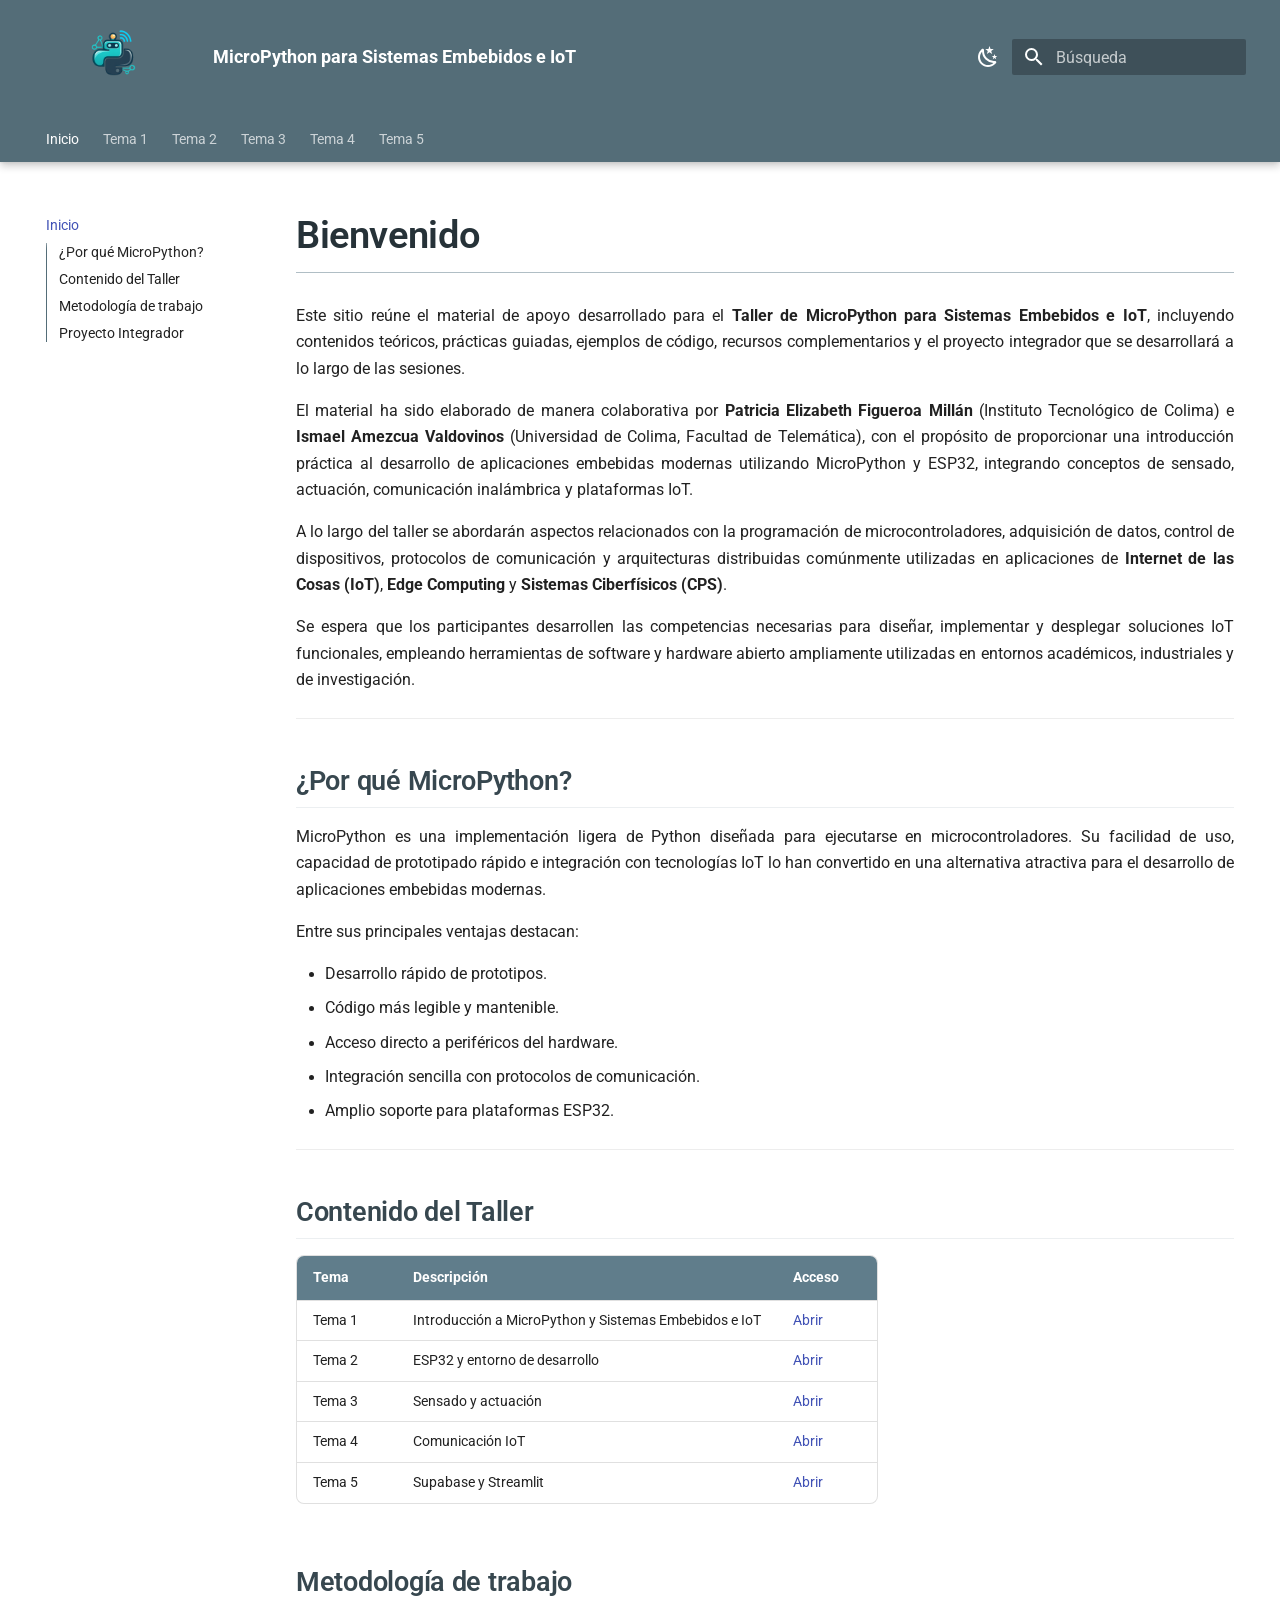
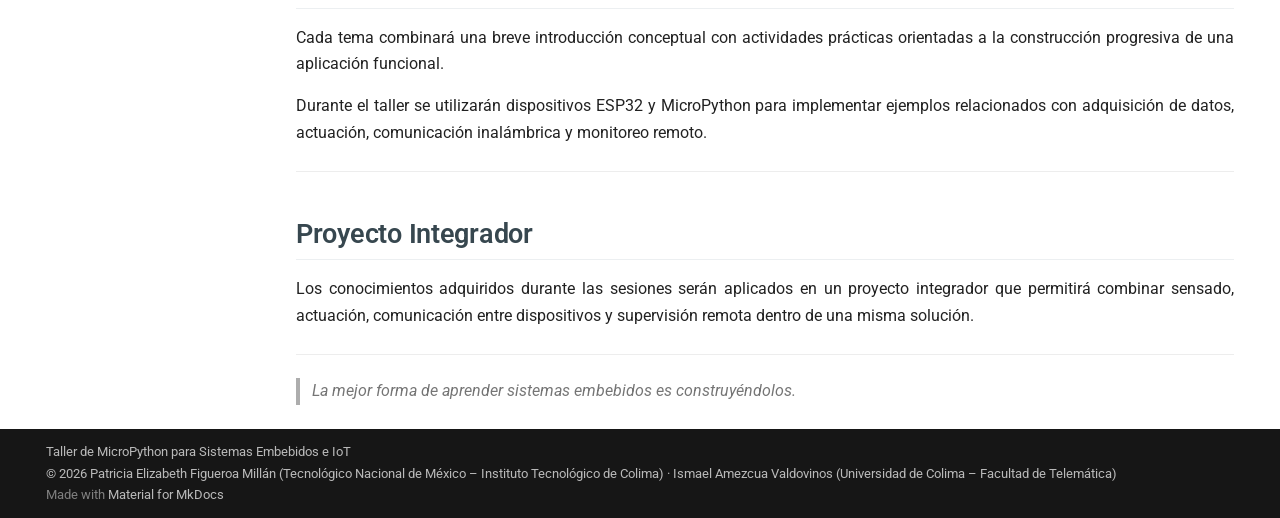
<file: index.html>
<!doctype html>
<html lang="es" class="no-js">
  <head>
    
      <meta charset="utf-8">
      <meta name="viewport" content="width=device-width,initial-scale=1">
      
      
        <meta name="author" content="Patricia Elizabeth Figueroa MIllán , Ismael Amezcua Valdovinos">
      
      
        <link rel="canonical" href="https://micropython.elizabethfigueroa.com/">
      
      
      
        <link rel="next" href="tema1/tema1/">
      
      
        
      
      
      <link rel="icon" href="assets/logo.png">
      <meta name="generator" content="mkdocs-1.6.1, mkdocs-material-9.7.6">
    
    
      
        <title>MicroPython para Sistemas Embebidos e IoT</title>
      
    
    
      <link rel="stylesheet" href="assets/stylesheets/main.484c7ddc.min.css">
      
        
        <link rel="stylesheet" href="assets/stylesheets/palette.ab4e12ef.min.css">
      
      


    
    
      
    
    
      
        
        
        <link rel="preconnect" href="https://fonts.gstatic.com" crossorigin>
        <link rel="stylesheet" href="https://fonts.googleapis.com/css?family=Roboto:300,300i,400,400i,700,700i%7CRoboto+Mono:400,400i,700,700i&display=fallback">
        <style>:root{--md-text-font:"Roboto";--md-code-font:"Roboto Mono"}</style>
      
    
    
      <link rel="stylesheet" href="stylesheets/extra.css">
    
    <script>__md_scope=new URL(".",location),__md_hash=e=>[...e].reduce(((e,_)=>(e<<5)-e+_.charCodeAt(0)),0),__md_get=(e,_=localStorage,t=__md_scope)=>JSON.parse(_.getItem(t.pathname+"."+e)),__md_set=(e,_,t=localStorage,a=__md_scope)=>{try{t.setItem(a.pathname+"."+e,JSON.stringify(_))}catch(e){}}</script>
    
      

    
    
  </head>
  
  
    
    
      
    
    
    
    
    <body dir="ltr" data-md-color-scheme="default" data-md-color-primary="blue-grey" data-md-color-accent="cyan">
  
    
    <input class="md-toggle" data-md-toggle="drawer" type="checkbox" id="__drawer" autocomplete="off">
    <input class="md-toggle" data-md-toggle="search" type="checkbox" id="__search" autocomplete="off">
    <label class="md-overlay" for="__drawer"></label>
    <div data-md-component="skip">
      
        
        <a href="#bienvenido" class="md-skip">
          Saltar a contenido
        </a>
      
    </div>
    <div data-md-component="announce">
      
    </div>
    
    
      

  

<header class="md-header md-header--shadow md-header--lifted" data-md-component="header">
  <nav class="md-header__inner md-grid" aria-label="Cabecera">
    <a href="." title="MicroPython para Sistemas Embebidos e IoT" class="md-header__button md-logo" aria-label="MicroPython para Sistemas Embebidos e IoT" data-md-component="logo">
      
  <img src="assets/logo.png" alt="logo">

    </a>
    <label class="md-header__button md-icon" for="__drawer">
      
      <svg xmlns="http://www.w3.org/2000/svg" viewBox="0 0 24 24"><path d="M3 6h18v2H3zm0 5h18v2H3zm0 5h18v2H3z"/></svg>
    </label>
    <div class="md-header__title" data-md-component="header-title">
      <div class="md-header__ellipsis">
        <div class="md-header__topic">
          <span class="md-ellipsis">
            MicroPython para Sistemas Embebidos e IoT
          </span>
        </div>
        <div class="md-header__topic" data-md-component="header-topic">
          <span class="md-ellipsis">
            
              Inicio
            
          </span>
        </div>
      </div>
    </div>
    
      
        <form class="md-header__option" data-md-component="palette">
  
    
    
    
    <input class="md-option" data-md-color-media="" data-md-color-scheme="default" data-md-color-primary="blue-grey" data-md-color-accent="cyan"  aria-label="Cambiar a modo oscuro"  type="radio" name="__palette" id="__palette_0">
    
      <label class="md-header__button md-icon" title="Cambiar a modo oscuro" for="__palette_1" hidden>
        <svg xmlns="http://www.w3.org/2000/svg" viewBox="0 0 24 24"><path d="m17.75 4.09-2.53 1.94.91 3.06-2.63-1.81-2.63 1.81.91-3.06-2.53-1.94L12.44 4l1.06-3 1.06 3zm3.5 6.91-1.64 1.25.59 1.98-1.7-1.17-1.7 1.17.59-1.98L15.75 11l2.06-.05L18.5 9l.69 1.95zm-2.28 4.95c.83-.08 1.72 1.1 1.19 1.85-.32.45-.66.87-1.08 1.27C15.17 23 8.84 23 4.94 19.07c-3.91-3.9-3.91-10.24 0-14.14.4-.4.82-.76 1.27-1.08.75-.53 1.93.36 1.85 1.19-.27 2.86.69 5.83 2.89 8.02a9.96 9.96 0 0 0 8.02 2.89m-1.64 2.02a12.08 12.08 0 0 1-7.8-3.47c-2.17-2.19-3.33-5-3.49-7.82-2.81 3.14-2.7 7.96.31 10.98 3.02 3.01 7.84 3.12 10.98.31"/></svg>
      </label>
    
  
    
    
    
    <input class="md-option" data-md-color-media="" data-md-color-scheme="slate" data-md-color-primary="blue-grey" data-md-color-accent="cyan"  aria-label="Cambiar a modo claro"  type="radio" name="__palette" id="__palette_1">
    
      <label class="md-header__button md-icon" title="Cambiar a modo claro" for="__palette_0" hidden>
        <svg xmlns="http://www.w3.org/2000/svg" viewBox="0 0 24 24"><path d="M12 7a5 5 0 0 1 5 5 5 5 0 0 1-5 5 5 5 0 0 1-5-5 5 5 0 0 1 5-5m0 2a3 3 0 0 0-3 3 3 3 0 0 0 3 3 3 3 0 0 0 3-3 3 3 0 0 0-3-3m0-7 2.39 3.42C13.65 5.15 12.84 5 12 5s-1.65.15-2.39.42zM3.34 7l4.16-.35A7.2 7.2 0 0 0 5.94 8.5c-.44.74-.69 1.5-.83 2.29zm.02 10 1.76-3.77a7.131 7.131 0 0 0 2.38 4.14zM20.65 7l-1.77 3.79a7.02 7.02 0 0 0-2.38-4.15zm-.01 10-4.14.36c.59-.51 1.12-1.14 1.54-1.86.42-.73.69-1.5.83-2.29zM12 22l-2.41-3.44c.74.27 1.55.44 2.41.44.82 0 1.63-.17 2.37-.44z"/></svg>
      </label>
    
  
</form>
      
    
    
      <script>var palette=__md_get("__palette");if(palette&&palette.color){if("(prefers-color-scheme)"===palette.color.media){var media=matchMedia("(prefers-color-scheme: light)"),input=document.querySelector(media.matches?"[data-md-color-media='(prefers-color-scheme: light)']":"[data-md-color-media='(prefers-color-scheme: dark)']");palette.color.media=input.getAttribute("data-md-color-media"),palette.color.scheme=input.getAttribute("data-md-color-scheme"),palette.color.primary=input.getAttribute("data-md-color-primary"),palette.color.accent=input.getAttribute("data-md-color-accent")}for(var[key,value]of Object.entries(palette.color))document.body.setAttribute("data-md-color-"+key,value)}</script>
    
    
    
      
      
        <label class="md-header__button md-icon" for="__search">
          
          <svg xmlns="http://www.w3.org/2000/svg" viewBox="0 0 24 24"><path d="M9.5 3A6.5 6.5 0 0 1 16 9.5c0 1.61-.59 3.09-1.56 4.23l.27.27h.79l5 5-1.5 1.5-5-5v-.79l-.27-.27A6.52 6.52 0 0 1 9.5 16 6.5 6.5 0 0 1 3 9.5 6.5 6.5 0 0 1 9.5 3m0 2C7 5 5 7 5 9.5S7 14 9.5 14 14 12 14 9.5 12 5 9.5 5"/></svg>
        </label>
        <div class="md-search" data-md-component="search" role="dialog">
  <label class="md-search__overlay" for="__search"></label>
  <div class="md-search__inner" role="search">
    <form class="md-search__form" name="search">
      <input type="text" class="md-search__input" name="query" aria-label="Búsqueda" placeholder="Búsqueda" autocapitalize="off" autocorrect="off" autocomplete="off" spellcheck="false" data-md-component="search-query" required>
      <label class="md-search__icon md-icon" for="__search">
        
        <svg xmlns="http://www.w3.org/2000/svg" viewBox="0 0 24 24"><path d="M9.5 3A6.5 6.5 0 0 1 16 9.5c0 1.61-.59 3.09-1.56 4.23l.27.27h.79l5 5-1.5 1.5-5-5v-.79l-.27-.27A6.52 6.52 0 0 1 9.5 16 6.5 6.5 0 0 1 3 9.5 6.5 6.5 0 0 1 9.5 3m0 2C7 5 5 7 5 9.5S7 14 9.5 14 14 12 14 9.5 12 5 9.5 5"/></svg>
        
        <svg xmlns="http://www.w3.org/2000/svg" viewBox="0 0 24 24"><path d="M20 11v2H8l5.5 5.5-1.42 1.42L4.16 12l7.92-7.92L13.5 5.5 8 11z"/></svg>
      </label>
      <nav class="md-search__options" aria-label="Buscar">
        
        <button type="reset" class="md-search__icon md-icon" title="Limpiar" aria-label="Limpiar" tabindex="-1">
          
          <svg xmlns="http://www.w3.org/2000/svg" viewBox="0 0 24 24"><path d="M19 6.41 17.59 5 12 10.59 6.41 5 5 6.41 10.59 12 5 17.59 6.41 19 12 13.41 17.59 19 19 17.59 13.41 12z"/></svg>
        </button>
      </nav>
      
    </form>
    <div class="md-search__output">
      <div class="md-search__scrollwrap" tabindex="0" data-md-scrollfix>
        <div class="md-search-result" data-md-component="search-result">
          <div class="md-search-result__meta">
            Inicializando búsqueda
          </div>
          <ol class="md-search-result__list" role="presentation"></ol>
        </div>
      </div>
    </div>
  </div>
</div>
      
    
    
  </nav>
  
    
      
<nav class="md-tabs" aria-label="Pestañas" data-md-component="tabs">
  <div class="md-grid">
    <ul class="md-tabs__list">
      
        
  
  
  
    
  
  
    <li class="md-tabs__item md-tabs__item--active">
      <a href="." class="md-tabs__link">
        
  
  
    
  
  Inicio

      </a>
    </li>
  

      
        
  
  
  
  
    <li class="md-tabs__item">
      <a href="tema1/tema1/" class="md-tabs__link">
        
  
  
    
  
  Tema 1

      </a>
    </li>
  

      
        
  
  
  
  
    <li class="md-tabs__item">
      <a href="tema2/tema2/" class="md-tabs__link">
        
  
  
    
  
  Tema 2

      </a>
    </li>
  

      
        
  
  
  
  
    <li class="md-tabs__item">
      <a href="tema3/tema3/" class="md-tabs__link">
        
  
  
    
  
  Tema 3

      </a>
    </li>
  

      
        
  
  
  
  
    <li class="md-tabs__item">
      <a href="tema4/tema4/" class="md-tabs__link">
        
  
  
    
  
  Tema 4

      </a>
    </li>
  

      
        
  
  
  
  
    <li class="md-tabs__item">
      <a href="tema5/tema5/" class="md-tabs__link">
        
  
  
    
  
  Tema 5

      </a>
    </li>
  

      
    </ul>
  </div>
</nav>
    
  
</header>
    
    <div class="md-container" data-md-component="container">
      
      
        
      
      <main class="md-main" data-md-component="main">
        <div class="md-main__inner md-grid">
          
            
              
              <div class="md-sidebar md-sidebar--primary" data-md-component="sidebar" data-md-type="navigation" >
                <div class="md-sidebar__scrollwrap">
                  <div class="md-sidebar__inner">
                    


  


  

<nav class="md-nav md-nav--primary md-nav--lifted md-nav--integrated" aria-label="Navegación" data-md-level="0">
  <label class="md-nav__title" for="__drawer">
    <a href="." title="MicroPython para Sistemas Embebidos e IoT" class="md-nav__button md-logo" aria-label="MicroPython para Sistemas Embebidos e IoT" data-md-component="logo">
      
  <img src="assets/logo.png" alt="logo">

    </a>
    MicroPython para Sistemas Embebidos e IoT
  </label>
  
  <ul class="md-nav__list" data-md-scrollfix>
    
      
      
  
  
    
  
  
  
    <li class="md-nav__item md-nav__item--active">
      
      <input class="md-nav__toggle md-toggle" type="checkbox" id="__toc">
      
      
        
      
      
        <label class="md-nav__link md-nav__link--active" for="__toc">
          
  
  
  <span class="md-ellipsis">
    
  
    Inicio
  

    
  </span>
  
  

          <span class="md-nav__icon md-icon"></span>
        </label>
      
      <a href="." class="md-nav__link md-nav__link--active">
        
  
  
  <span class="md-ellipsis">
    
  
    Inicio
  

    
  </span>
  
  

      </a>
      
        

<nav class="md-nav md-nav--secondary" aria-label="Tabla de contenidos">
  
  
  
    
  
  
    <label class="md-nav__title" for="__toc">
      <span class="md-nav__icon md-icon"></span>
      Tabla de contenidos
    </label>
    <ul class="md-nav__list" data-md-component="toc" data-md-scrollfix>
      
        <li class="md-nav__item">
  <a href="#por-que-micropython" class="md-nav__link">
    <span class="md-ellipsis">
      
        ¿Por qué MicroPython?
      
    </span>
  </a>
  
</li>
      
        <li class="md-nav__item">
  <a href="#contenido-del-taller" class="md-nav__link">
    <span class="md-ellipsis">
      
        Contenido del Taller
      
    </span>
  </a>
  
</li>
      
        <li class="md-nav__item">
  <a href="#metodologia-de-trabajo" class="md-nav__link">
    <span class="md-ellipsis">
      
        Metodología de trabajo
      
    </span>
  </a>
  
</li>
      
        <li class="md-nav__item">
  <a href="#proyecto-integrador" class="md-nav__link">
    <span class="md-ellipsis">
      
        Proyecto Integrador
      
    </span>
  </a>
  
</li>
      
    </ul>
  
</nav>
      
    </li>
  

    
      
      
  
  
  
  
    <li class="md-nav__item">
      <a href="tema1/tema1/" class="md-nav__link">
        
  
  
  <span class="md-ellipsis">
    
  
    Tema 1
  

    
  </span>
  
  

      </a>
    </li>
  

    
      
      
  
  
  
  
    <li class="md-nav__item">
      <a href="tema2/tema2/" class="md-nav__link">
        
  
  
  <span class="md-ellipsis">
    
  
    Tema 2
  

    
  </span>
  
  

      </a>
    </li>
  

    
      
      
  
  
  
  
    <li class="md-nav__item">
      <a href="tema3/tema3/" class="md-nav__link">
        
  
  
  <span class="md-ellipsis">
    
  
    Tema 3
  

    
  </span>
  
  

      </a>
    </li>
  

    
      
      
  
  
  
  
    <li class="md-nav__item">
      <a href="tema4/tema4/" class="md-nav__link">
        
  
  
  <span class="md-ellipsis">
    
  
    Tema 4
  

    
  </span>
  
  

      </a>
    </li>
  

    
      
      
  
  
  
  
    <li class="md-nav__item">
      <a href="tema5/tema5/" class="md-nav__link">
        
  
  
  <span class="md-ellipsis">
    
  
    Tema 5
  

    
  </span>
  
  

      </a>
    </li>
  

    
  </ul>
</nav>
                  </div>
                </div>
              </div>
            
            
          
          
            <div class="md-content" data-md-component="content">
              
              <article class="md-content__inner md-typeset">
                
                  



<h1 id="bienvenido">Bienvenido</h1>
<p>Este sitio reúne el material de apoyo desarrollado para el <strong>Taller de MicroPython para Sistemas Embebidos e IoT</strong>, incluyendo contenidos teóricos, prácticas guiadas, ejemplos de código, recursos complementarios y el proyecto integrador que se desarrollará a lo largo de las sesiones.</p>
<p>El material ha sido elaborado de manera colaborativa por <strong>Patricia Elizabeth Figueroa Millán</strong> (Instituto Tecnológico de Colima) e <strong>Ismael Amezcua Valdovinos</strong> (Universidad de Colima, Facultad de Telemática), con el propósito de proporcionar una introducción práctica al desarrollo de aplicaciones embebidas modernas utilizando MicroPython y ESP32, integrando conceptos de sensado, actuación, comunicación inalámbrica y plataformas IoT.</p>
<p>A lo largo del taller se abordarán aspectos relacionados con la programación de microcontroladores, adquisición de datos, control de dispositivos, protocolos de comunicación y arquitecturas distribuidas comúnmente utilizadas en aplicaciones de <strong>Internet de las Cosas (IoT)</strong>, <strong>Edge Computing</strong> y <strong>Sistemas Ciberfísicos (CPS)</strong>.</p>
<p>Se espera que los participantes desarrollen las competencias necesarias para diseñar, implementar y desplegar soluciones IoT funcionales, empleando herramientas de software y hardware abierto ampliamente utilizadas en entornos académicos, industriales y de investigación.</p>
<hr />
<h2 id="por-que-micropython">¿Por qué MicroPython?</h2>
<p>MicroPython es una implementación ligera de Python diseñada para ejecutarse en microcontroladores. Su facilidad de uso, capacidad de prototipado rápido e integración con tecnologías IoT lo han convertido en una alternativa atractiva para el desarrollo de aplicaciones embebidas modernas.</p>
<p>Entre sus principales ventajas destacan:</p>
<ul>
<li>Desarrollo rápido de prototipos.</li>
<li>Código más legible y mantenible.</li>
<li>Acceso directo a periféricos del hardware.</li>
<li>Integración sencilla con protocolos de comunicación.</li>
<li>Amplio soporte para plataformas ESP32.</li>
</ul>
<hr />
<h2 id="contenido-del-taller">Contenido del Taller</h2>
<table>
<thead>
<tr>
<th>Tema</th>
<th>Descripción</th>
<th>Acceso</th>
</tr>
</thead>
<tbody>
<tr>
<td>Tema 1</td>
<td>Introducción a MicroPython y Sistemas Embebidos e IoT</td>
<td><a href="/docs/tema1/tema1.md">Abrir</a></td>
</tr>
<tr>
<td>Tema 2</td>
<td>ESP32 y entorno de desarrollo</td>
<td><a href="/docs/tema2/tema2.md">Abrir</a></td>
</tr>
<tr>
<td>Tema 3</td>
<td>Sensado y actuación</td>
<td><a href="/docs/tema3/tema3.md">Abrir</a></td>
</tr>
<tr>
<td>Tema 4</td>
<td>Comunicación IoT</td>
<td><a href="/docs/tema4/tema4.md">Abrir</a></td>
</tr>
<tr>
<td>Tema 5</td>
<td>Supabase y Streamlit</td>
<td><a href="/docs/tema4/tema4.md">Abrir</a></td>
</tr>
</tbody>
</table>
<h2 id="metodologia-de-trabajo">Metodología de trabajo</h2>
<p>Cada tema combinará una breve introducción conceptual con actividades prácticas orientadas a la construcción progresiva de una aplicación funcional.</p>
<p>Durante el taller se utilizarán dispositivos ESP32 y MicroPython para implementar ejemplos relacionados con adquisición de datos, actuación, comunicación inalámbrica y monitoreo remoto.</p>
<hr />
<h2 id="proyecto-integrador">Proyecto Integrador</h2>
<p>Los conocimientos adquiridos durante las sesiones serán aplicados en un proyecto integrador que permitirá combinar sensado, actuación, comunicación entre dispositivos y supervisión remota dentro de una misma solución.</p>
<hr />
<blockquote>
<p><em>La mejor forma de aprender sistemas embebidos es construyéndolos.</em></p>
</blockquote>












                
              </article>
            </div>
          
          
<script>var target=document.getElementById(location.hash.slice(1));target&&target.name&&(target.checked=target.name.startsWith("__tabbed_"))</script>
        </div>
        
          <button type="button" class="md-top md-icon" data-md-component="top" hidden>
  
  <svg xmlns="http://www.w3.org/2000/svg" viewBox="0 0 24 24"><path d="M13 20h-2V8l-5.5 5.5-1.42-1.42L12 4.16l7.92 7.92-1.42 1.42L13 8z"/></svg>
  Volver al principio
</button>
        
      </main>
      
        <footer class="md-footer">
  
  <div class="md-footer-meta md-typeset">
    <div class="md-footer-meta__inner md-grid">
      <div class="md-copyright">
  
    <div class="md-copyright__highlight">
      Taller de MicroPython para Sistemas Embebidos e IoT<br>
© 2026 Patricia Elizabeth Figueroa Millán (Tecnológico Nacional de México – Instituto Tecnológico de Colima) ·
Ismael Amezcua Valdovinos (Universidad de Colima – Facultad de Telemática)
    </div>
  
  
    Made with
    <a href="https://squidfunk.github.io/mkdocs-material/" target="_blank" rel="noopener">
      Material for MkDocs
    </a>
  
</div>
      
    </div>
  </div>
</footer>
      
    </div>
    <div class="md-dialog" data-md-component="dialog">
      <div class="md-dialog__inner md-typeset"></div>
    </div>
    
    
    
      
      
      <script id="__config" type="application/json">{"annotate": null, "base": ".", "features": ["navigation.tabs", "navigation.tabs.sticky", "navigation.sections", "navigation.indexes", "toc.integrate", "navigation.top", "search.highlight", "content.code.copy"], "search": "assets/javascripts/workers/search.2c215733.min.js", "tags": null, "translations": {"clipboard.copied": "Copiado al portapapeles", "clipboard.copy": "Copiar al portapapeles", "search.result.more.one": "1 m\u00e1s en esta p\u00e1gina", "search.result.more.other": "# m\u00e1s en esta p\u00e1gina", "search.result.none": "No se encontraron documentos", "search.result.one": "1 documento encontrado", "search.result.other": "# documentos encontrados", "search.result.placeholder": "Teclee para comenzar b\u00fasqueda", "search.result.term.missing": "Falta", "select.version": "Seleccionar versi\u00f3n"}, "version": null}</script>
    
    
      <script src="assets/javascripts/bundle.79ae519e.min.js"></script>
      
    
  </body>
</html>
</file>
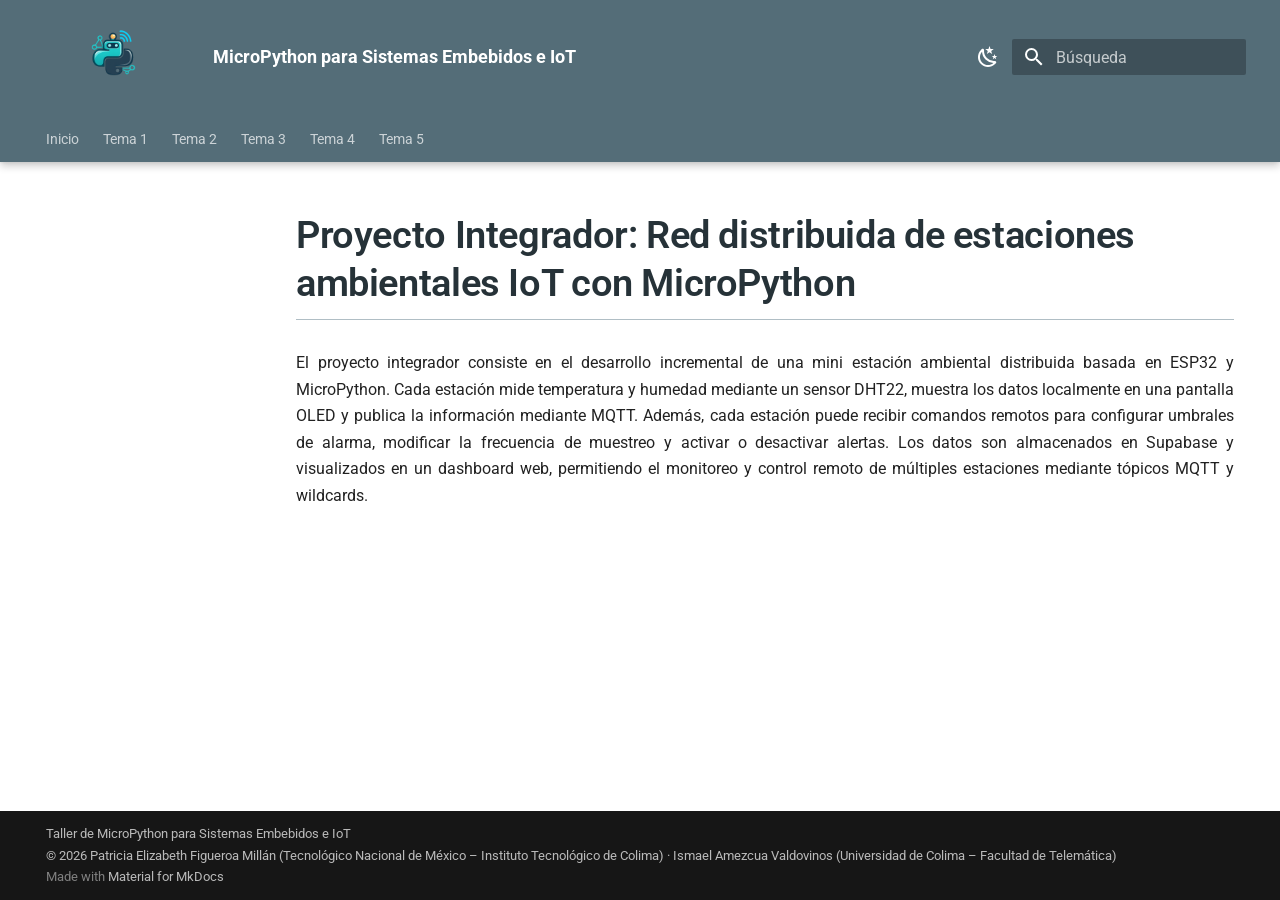
<file: proyecto/index.html>
<!doctype html>
<html lang="es" class="no-js">
  <head>
    
      <meta charset="utf-8">
      <meta name="viewport" content="width=device-width,initial-scale=1">
      
      
        <meta name="author" content="Patricia Elizabeth Figueroa MIllán , Ismael Amezcua Valdovinos">
      
      
        <link rel="canonical" href="https://micropython.elizabethfigueroa.com/proyecto/">
      
      
      
      
        
      
      
      <link rel="icon" href="../assets/logo.png">
      <meta name="generator" content="mkdocs-1.6.1, mkdocs-material-9.7.6">
    
    
      
        <title>Proyecto Integrador: Red distribuida de estaciones ambientales IoT con MicroPython - MicroPython para Sistemas Embebidos e IoT</title>
      
    
    
      <link rel="stylesheet" href="../assets/stylesheets/main.484c7ddc.min.css">
      
        
        <link rel="stylesheet" href="../assets/stylesheets/palette.ab4e12ef.min.css">
      
      


    
    
      
    
    
      
        
        
        <link rel="preconnect" href="https://fonts.gstatic.com" crossorigin>
        <link rel="stylesheet" href="https://fonts.googleapis.com/css?family=Roboto:300,300i,400,400i,700,700i%7CRoboto+Mono:400,400i,700,700i&display=fallback">
        <style>:root{--md-text-font:"Roboto";--md-code-font:"Roboto Mono"}</style>
      
    
    
      <link rel="stylesheet" href="../stylesheets/extra.css">
    
    <script>__md_scope=new URL("..",location),__md_hash=e=>[...e].reduce(((e,_)=>(e<<5)-e+_.charCodeAt(0)),0),__md_get=(e,_=localStorage,t=__md_scope)=>JSON.parse(_.getItem(t.pathname+"."+e)),__md_set=(e,_,t=localStorage,a=__md_scope)=>{try{t.setItem(a.pathname+"."+e,JSON.stringify(_))}catch(e){}}</script>
    
      

    
    
  </head>
  
  
    
    
      
    
    
    
    
    <body dir="ltr" data-md-color-scheme="default" data-md-color-primary="blue-grey" data-md-color-accent="cyan">
  
    
    <input class="md-toggle" data-md-toggle="drawer" type="checkbox" id="__drawer" autocomplete="off">
    <input class="md-toggle" data-md-toggle="search" type="checkbox" id="__search" autocomplete="off">
    <label class="md-overlay" for="__drawer"></label>
    <div data-md-component="skip">
      
        
        <a href="#proyecto-integrador-red-distribuida-de-estaciones-ambientales-iot-con-micropython" class="md-skip">
          Saltar a contenido
        </a>
      
    </div>
    <div data-md-component="announce">
      
    </div>
    
    
      

  

<header class="md-header md-header--shadow md-header--lifted" data-md-component="header">
  <nav class="md-header__inner md-grid" aria-label="Cabecera">
    <a href=".." title="MicroPython para Sistemas Embebidos e IoT" class="md-header__button md-logo" aria-label="MicroPython para Sistemas Embebidos e IoT" data-md-component="logo">
      
  <img src="../assets/logo.png" alt="logo">

    </a>
    <label class="md-header__button md-icon" for="__drawer">
      
      <svg xmlns="http://www.w3.org/2000/svg" viewBox="0 0 24 24"><path d="M3 6h18v2H3zm0 5h18v2H3zm0 5h18v2H3z"/></svg>
    </label>
    <div class="md-header__title" data-md-component="header-title">
      <div class="md-header__ellipsis">
        <div class="md-header__topic">
          <span class="md-ellipsis">
            MicroPython para Sistemas Embebidos e IoT
          </span>
        </div>
        <div class="md-header__topic" data-md-component="header-topic">
          <span class="md-ellipsis">
            
              Proyecto Integrador: Red distribuida de estaciones ambientales IoT con MicroPython
            
          </span>
        </div>
      </div>
    </div>
    
      
        <form class="md-header__option" data-md-component="palette">
  
    
    
    
    <input class="md-option" data-md-color-media="" data-md-color-scheme="default" data-md-color-primary="blue-grey" data-md-color-accent="cyan"  aria-label="Cambiar a modo oscuro"  type="radio" name="__palette" id="__palette_0">
    
      <label class="md-header__button md-icon" title="Cambiar a modo oscuro" for="__palette_1" hidden>
        <svg xmlns="http://www.w3.org/2000/svg" viewBox="0 0 24 24"><path d="m17.75 4.09-2.53 1.94.91 3.06-2.63-1.81-2.63 1.81.91-3.06-2.53-1.94L12.44 4l1.06-3 1.06 3zm3.5 6.91-1.64 1.25.59 1.98-1.7-1.17-1.7 1.17.59-1.98L15.75 11l2.06-.05L18.5 9l.69 1.95zm-2.28 4.95c.83-.08 1.72 1.1 1.19 1.85-.32.45-.66.87-1.08 1.27C15.17 23 8.84 23 4.94 19.07c-3.91-3.9-3.91-10.24 0-14.14.4-.4.82-.76 1.27-1.08.75-.53 1.93.36 1.85 1.19-.27 2.86.69 5.83 2.89 8.02a9.96 9.96 0 0 0 8.02 2.89m-1.64 2.02a12.08 12.08 0 0 1-7.8-3.47c-2.17-2.19-3.33-5-3.49-7.82-2.81 3.14-2.7 7.96.31 10.98 3.02 3.01 7.84 3.12 10.98.31"/></svg>
      </label>
    
  
    
    
    
    <input class="md-option" data-md-color-media="" data-md-color-scheme="slate" data-md-color-primary="blue-grey" data-md-color-accent="cyan"  aria-label="Cambiar a modo claro"  type="radio" name="__palette" id="__palette_1">
    
      <label class="md-header__button md-icon" title="Cambiar a modo claro" for="__palette_0" hidden>
        <svg xmlns="http://www.w3.org/2000/svg" viewBox="0 0 24 24"><path d="M12 7a5 5 0 0 1 5 5 5 5 0 0 1-5 5 5 5 0 0 1-5-5 5 5 0 0 1 5-5m0 2a3 3 0 0 0-3 3 3 3 0 0 0 3 3 3 3 0 0 0 3-3 3 3 0 0 0-3-3m0-7 2.39 3.42C13.65 5.15 12.84 5 12 5s-1.65.15-2.39.42zM3.34 7l4.16-.35A7.2 7.2 0 0 0 5.94 8.5c-.44.74-.69 1.5-.83 2.29zm.02 10 1.76-3.77a7.131 7.131 0 0 0 2.38 4.14zM20.65 7l-1.77 3.79a7.02 7.02 0 0 0-2.38-4.15zm-.01 10-4.14.36c.59-.51 1.12-1.14 1.54-1.86.42-.73.69-1.5.83-2.29zM12 22l-2.41-3.44c.74.27 1.55.44 2.41.44.82 0 1.63-.17 2.37-.44z"/></svg>
      </label>
    
  
</form>
      
    
    
      <script>var palette=__md_get("__palette");if(palette&&palette.color){if("(prefers-color-scheme)"===palette.color.media){var media=matchMedia("(prefers-color-scheme: light)"),input=document.querySelector(media.matches?"[data-md-color-media='(prefers-color-scheme: light)']":"[data-md-color-media='(prefers-color-scheme: dark)']");palette.color.media=input.getAttribute("data-md-color-media"),palette.color.scheme=input.getAttribute("data-md-color-scheme"),palette.color.primary=input.getAttribute("data-md-color-primary"),palette.color.accent=input.getAttribute("data-md-color-accent")}for(var[key,value]of Object.entries(palette.color))document.body.setAttribute("data-md-color-"+key,value)}</script>
    
    
    
      
      
        <label class="md-header__button md-icon" for="__search">
          
          <svg xmlns="http://www.w3.org/2000/svg" viewBox="0 0 24 24"><path d="M9.5 3A6.5 6.5 0 0 1 16 9.5c0 1.61-.59 3.09-1.56 4.23l.27.27h.79l5 5-1.5 1.5-5-5v-.79l-.27-.27A6.52 6.52 0 0 1 9.5 16 6.5 6.5 0 0 1 3 9.5 6.5 6.5 0 0 1 9.5 3m0 2C7 5 5 7 5 9.5S7 14 9.5 14 14 12 14 9.5 12 5 9.5 5"/></svg>
        </label>
        <div class="md-search" data-md-component="search" role="dialog">
  <label class="md-search__overlay" for="__search"></label>
  <div class="md-search__inner" role="search">
    <form class="md-search__form" name="search">
      <input type="text" class="md-search__input" name="query" aria-label="Búsqueda" placeholder="Búsqueda" autocapitalize="off" autocorrect="off" autocomplete="off" spellcheck="false" data-md-component="search-query" required>
      <label class="md-search__icon md-icon" for="__search">
        
        <svg xmlns="http://www.w3.org/2000/svg" viewBox="0 0 24 24"><path d="M9.5 3A6.5 6.5 0 0 1 16 9.5c0 1.61-.59 3.09-1.56 4.23l.27.27h.79l5 5-1.5 1.5-5-5v-.79l-.27-.27A6.52 6.52 0 0 1 9.5 16 6.5 6.5 0 0 1 3 9.5 6.5 6.5 0 0 1 9.5 3m0 2C7 5 5 7 5 9.5S7 14 9.5 14 14 12 14 9.5 12 5 9.5 5"/></svg>
        
        <svg xmlns="http://www.w3.org/2000/svg" viewBox="0 0 24 24"><path d="M20 11v2H8l5.5 5.5-1.42 1.42L4.16 12l7.92-7.92L13.5 5.5 8 11z"/></svg>
      </label>
      <nav class="md-search__options" aria-label="Buscar">
        
        <button type="reset" class="md-search__icon md-icon" title="Limpiar" aria-label="Limpiar" tabindex="-1">
          
          <svg xmlns="http://www.w3.org/2000/svg" viewBox="0 0 24 24"><path d="M19 6.41 17.59 5 12 10.59 6.41 5 5 6.41 10.59 12 5 17.59 6.41 19 12 13.41 17.59 19 19 17.59 13.41 12z"/></svg>
        </button>
      </nav>
      
    </form>
    <div class="md-search__output">
      <div class="md-search__scrollwrap" tabindex="0" data-md-scrollfix>
        <div class="md-search-result" data-md-component="search-result">
          <div class="md-search-result__meta">
            Inicializando búsqueda
          </div>
          <ol class="md-search-result__list" role="presentation"></ol>
        </div>
      </div>
    </div>
  </div>
</div>
      
    
    
  </nav>
  
    
      
<nav class="md-tabs" aria-label="Pestañas" data-md-component="tabs">
  <div class="md-grid">
    <ul class="md-tabs__list">
      
        
  
  
  
  
    <li class="md-tabs__item">
      <a href=".." class="md-tabs__link">
        
  
  
    
  
  Inicio

      </a>
    </li>
  

      
        
  
  
  
  
    <li class="md-tabs__item">
      <a href="../tema1/tema1/" class="md-tabs__link">
        
  
  
    
  
  Tema 1

      </a>
    </li>
  

      
        
  
  
  
  
    <li class="md-tabs__item">
      <a href="../tema2/tema2/" class="md-tabs__link">
        
  
  
    
  
  Tema 2

      </a>
    </li>
  

      
        
  
  
  
  
    <li class="md-tabs__item">
      <a href="../tema3/tema3/" class="md-tabs__link">
        
  
  
    
  
  Tema 3

      </a>
    </li>
  

      
        
  
  
  
  
    <li class="md-tabs__item">
      <a href="../tema4/tema4/" class="md-tabs__link">
        
  
  
    
  
  Tema 4

      </a>
    </li>
  

      
        
  
  
  
  
    <li class="md-tabs__item">
      <a href="../tema5/tema5/" class="md-tabs__link">
        
  
  
    
  
  Tema 5

      </a>
    </li>
  

      
    </ul>
  </div>
</nav>
    
  
</header>
    
    <div class="md-container" data-md-component="container">
      
      
        
      
      <main class="md-main" data-md-component="main">
        <div class="md-main__inner md-grid">
          
            
              
              <div class="md-sidebar md-sidebar--primary" data-md-component="sidebar" data-md-type="navigation" >
                <div class="md-sidebar__scrollwrap">
                  <div class="md-sidebar__inner">
                    


  


  

<nav class="md-nav md-nav--primary md-nav--lifted md-nav--integrated" aria-label="Navegación" data-md-level="0">
  <label class="md-nav__title" for="__drawer">
    <a href=".." title="MicroPython para Sistemas Embebidos e IoT" class="md-nav__button md-logo" aria-label="MicroPython para Sistemas Embebidos e IoT" data-md-component="logo">
      
  <img src="../assets/logo.png" alt="logo">

    </a>
    MicroPython para Sistemas Embebidos e IoT
  </label>
  
  <ul class="md-nav__list" data-md-scrollfix>
    
      
      
  
  
  
  
    <li class="md-nav__item">
      <a href=".." class="md-nav__link">
        
  
  
  <span class="md-ellipsis">
    
  
    Inicio
  

    
  </span>
  
  

      </a>
    </li>
  

    
      
      
  
  
  
  
    <li class="md-nav__item">
      <a href="../tema1/tema1/" class="md-nav__link">
        
  
  
  <span class="md-ellipsis">
    
  
    Tema 1
  

    
  </span>
  
  

      </a>
    </li>
  

    
      
      
  
  
  
  
    <li class="md-nav__item">
      <a href="../tema2/tema2/" class="md-nav__link">
        
  
  
  <span class="md-ellipsis">
    
  
    Tema 2
  

    
  </span>
  
  

      </a>
    </li>
  

    
      
      
  
  
  
  
    <li class="md-nav__item">
      <a href="../tema3/tema3/" class="md-nav__link">
        
  
  
  <span class="md-ellipsis">
    
  
    Tema 3
  

    
  </span>
  
  

      </a>
    </li>
  

    
      
      
  
  
  
  
    <li class="md-nav__item">
      <a href="../tema4/tema4/" class="md-nav__link">
        
  
  
  <span class="md-ellipsis">
    
  
    Tema 4
  

    
  </span>
  
  

      </a>
    </li>
  

    
      
      
  
  
  
  
    <li class="md-nav__item">
      <a href="../tema5/tema5/" class="md-nav__link">
        
  
  
  <span class="md-ellipsis">
    
  
    Tema 5
  

    
  </span>
  
  

      </a>
    </li>
  

    
  </ul>
</nav>
                  </div>
                </div>
              </div>
            
            
          
          
            <div class="md-content" data-md-component="content">
              
              <article class="md-content__inner md-typeset">
                
                  



<h1 id="proyecto-integrador-red-distribuida-de-estaciones-ambientales-iot-con-micropython">Proyecto Integrador: Red distribuida de estaciones ambientales IoT con MicroPython</h1>
<p>El proyecto integrador consiste en el desarrollo incremental de una mini estación ambiental distribuida basada en ESP32 y MicroPython. Cada estación mide temperatura y humedad mediante un sensor DHT22, muestra los datos localmente en una pantalla OLED y publica la información mediante MQTT. Además, cada estación puede recibir comandos remotos para configurar umbrales de alarma, modificar la frecuencia de muestreo y activar o desactivar alertas. Los datos son almacenados en Supabase y visualizados en un dashboard web, permitiendo el monitoreo y control remoto de múltiples estaciones mediante tópicos MQTT y wildcards.</p>












                
              </article>
            </div>
          
          
<script>var target=document.getElementById(location.hash.slice(1));target&&target.name&&(target.checked=target.name.startsWith("__tabbed_"))</script>
        </div>
        
          <button type="button" class="md-top md-icon" data-md-component="top" hidden>
  
  <svg xmlns="http://www.w3.org/2000/svg" viewBox="0 0 24 24"><path d="M13 20h-2V8l-5.5 5.5-1.42-1.42L12 4.16l7.92 7.92-1.42 1.42L13 8z"/></svg>
  Volver al principio
</button>
        
      </main>
      
        <footer class="md-footer">
  
  <div class="md-footer-meta md-typeset">
    <div class="md-footer-meta__inner md-grid">
      <div class="md-copyright">
  
    <div class="md-copyright__highlight">
      Taller de MicroPython para Sistemas Embebidos e IoT<br>
© 2026 Patricia Elizabeth Figueroa Millán (Tecnológico Nacional de México – Instituto Tecnológico de Colima) ·
Ismael Amezcua Valdovinos (Universidad de Colima – Facultad de Telemática)
    </div>
  
  
    Made with
    <a href="https://squidfunk.github.io/mkdocs-material/" target="_blank" rel="noopener">
      Material for MkDocs
    </a>
  
</div>
      
    </div>
  </div>
</footer>
      
    </div>
    <div class="md-dialog" data-md-component="dialog">
      <div class="md-dialog__inner md-typeset"></div>
    </div>
    
    
    
      
      
      <script id="__config" type="application/json">{"annotate": null, "base": "..", "features": ["navigation.tabs", "navigation.tabs.sticky", "navigation.sections", "navigation.indexes", "toc.integrate", "navigation.top", "search.highlight", "content.code.copy"], "search": "../assets/javascripts/workers/search.2c215733.min.js", "tags": null, "translations": {"clipboard.copied": "Copiado al portapapeles", "clipboard.copy": "Copiar al portapapeles", "search.result.more.one": "1 m\u00e1s en esta p\u00e1gina", "search.result.more.other": "# m\u00e1s en esta p\u00e1gina", "search.result.none": "No se encontraron documentos", "search.result.one": "1 documento encontrado", "search.result.other": "# documentos encontrados", "search.result.placeholder": "Teclee para comenzar b\u00fasqueda", "search.result.term.missing": "Falta", "select.version": "Seleccionar versi\u00f3n"}, "version": null}</script>
    
    
      <script src="../assets/javascripts/bundle.79ae519e.min.js"></script>
      
    
  </body>
</html>
</file>
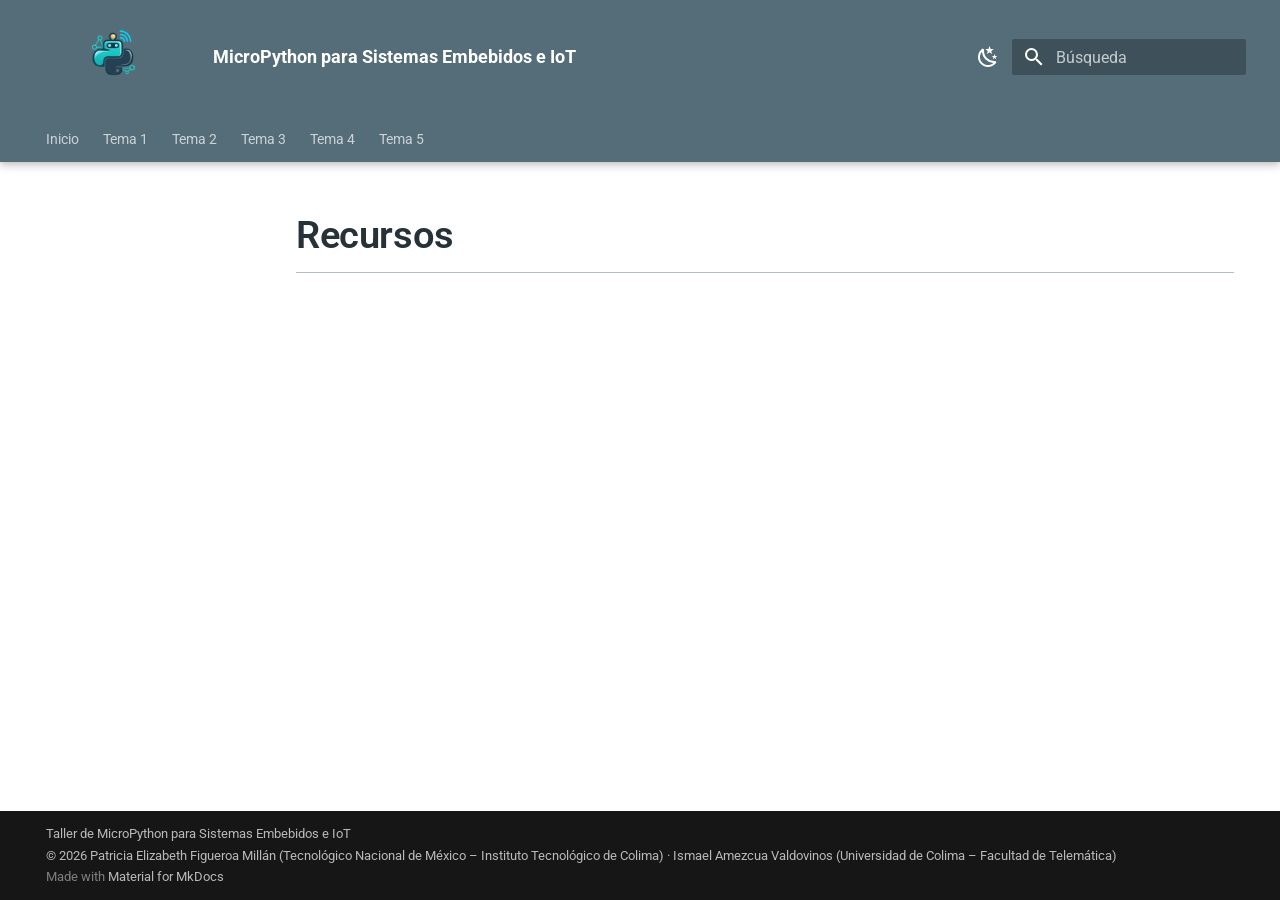
<file: recursos/index.html>
<!doctype html>
<html lang="es" class="no-js">
  <head>
    
      <meta charset="utf-8">
      <meta name="viewport" content="width=device-width,initial-scale=1">
      
      
        <meta name="author" content="Patricia Elizabeth Figueroa MIllán , Ismael Amezcua Valdovinos">
      
      
        <link rel="canonical" href="https://micropython.elizabethfigueroa.com/recursos/">
      
      
      
      
        
      
      
      <link rel="icon" href="../assets/logo.png">
      <meta name="generator" content="mkdocs-1.6.1, mkdocs-material-9.7.6">
    
    
      
        <title>Recursos - MicroPython para Sistemas Embebidos e IoT</title>
      
    
    
      <link rel="stylesheet" href="../assets/stylesheets/main.484c7ddc.min.css">
      
        
        <link rel="stylesheet" href="../assets/stylesheets/palette.ab4e12ef.min.css">
      
      


    
    
      
    
    
      
        
        
        <link rel="preconnect" href="https://fonts.gstatic.com" crossorigin>
        <link rel="stylesheet" href="https://fonts.googleapis.com/css?family=Roboto:300,300i,400,400i,700,700i%7CRoboto+Mono:400,400i,700,700i&display=fallback">
        <style>:root{--md-text-font:"Roboto";--md-code-font:"Roboto Mono"}</style>
      
    
    
      <link rel="stylesheet" href="../stylesheets/extra.css">
    
    <script>__md_scope=new URL("..",location),__md_hash=e=>[...e].reduce(((e,_)=>(e<<5)-e+_.charCodeAt(0)),0),__md_get=(e,_=localStorage,t=__md_scope)=>JSON.parse(_.getItem(t.pathname+"."+e)),__md_set=(e,_,t=localStorage,a=__md_scope)=>{try{t.setItem(a.pathname+"."+e,JSON.stringify(_))}catch(e){}}</script>
    
      

    
    
  </head>
  
  
    
    
      
    
    
    
    
    <body dir="ltr" data-md-color-scheme="default" data-md-color-primary="blue-grey" data-md-color-accent="cyan">
  
    
    <input class="md-toggle" data-md-toggle="drawer" type="checkbox" id="__drawer" autocomplete="off">
    <input class="md-toggle" data-md-toggle="search" type="checkbox" id="__search" autocomplete="off">
    <label class="md-overlay" for="__drawer"></label>
    <div data-md-component="skip">
      
    </div>
    <div data-md-component="announce">
      
    </div>
    
    
      

  

<header class="md-header md-header--shadow md-header--lifted" data-md-component="header">
  <nav class="md-header__inner md-grid" aria-label="Cabecera">
    <a href=".." title="MicroPython para Sistemas Embebidos e IoT" class="md-header__button md-logo" aria-label="MicroPython para Sistemas Embebidos e IoT" data-md-component="logo">
      
  <img src="../assets/logo.png" alt="logo">

    </a>
    <label class="md-header__button md-icon" for="__drawer">
      
      <svg xmlns="http://www.w3.org/2000/svg" viewBox="0 0 24 24"><path d="M3 6h18v2H3zm0 5h18v2H3zm0 5h18v2H3z"/></svg>
    </label>
    <div class="md-header__title" data-md-component="header-title">
      <div class="md-header__ellipsis">
        <div class="md-header__topic">
          <span class="md-ellipsis">
            MicroPython para Sistemas Embebidos e IoT
          </span>
        </div>
        <div class="md-header__topic" data-md-component="header-topic">
          <span class="md-ellipsis">
            
              Recursos
            
          </span>
        </div>
      </div>
    </div>
    
      
        <form class="md-header__option" data-md-component="palette">
  
    
    
    
    <input class="md-option" data-md-color-media="" data-md-color-scheme="default" data-md-color-primary="blue-grey" data-md-color-accent="cyan"  aria-label="Cambiar a modo oscuro"  type="radio" name="__palette" id="__palette_0">
    
      <label class="md-header__button md-icon" title="Cambiar a modo oscuro" for="__palette_1" hidden>
        <svg xmlns="http://www.w3.org/2000/svg" viewBox="0 0 24 24"><path d="m17.75 4.09-2.53 1.94.91 3.06-2.63-1.81-2.63 1.81.91-3.06-2.53-1.94L12.44 4l1.06-3 1.06 3zm3.5 6.91-1.64 1.25.59 1.98-1.7-1.17-1.7 1.17.59-1.98L15.75 11l2.06-.05L18.5 9l.69 1.95zm-2.28 4.95c.83-.08 1.72 1.1 1.19 1.85-.32.45-.66.87-1.08 1.27C15.17 23 8.84 23 4.94 19.07c-3.91-3.9-3.91-10.24 0-14.14.4-.4.82-.76 1.27-1.08.75-.53 1.93.36 1.85 1.19-.27 2.86.69 5.83 2.89 8.02a9.96 9.96 0 0 0 8.02 2.89m-1.64 2.02a12.08 12.08 0 0 1-7.8-3.47c-2.17-2.19-3.33-5-3.49-7.82-2.81 3.14-2.7 7.96.31 10.98 3.02 3.01 7.84 3.12 10.98.31"/></svg>
      </label>
    
  
    
    
    
    <input class="md-option" data-md-color-media="" data-md-color-scheme="slate" data-md-color-primary="blue-grey" data-md-color-accent="cyan"  aria-label="Cambiar a modo claro"  type="radio" name="__palette" id="__palette_1">
    
      <label class="md-header__button md-icon" title="Cambiar a modo claro" for="__palette_0" hidden>
        <svg xmlns="http://www.w3.org/2000/svg" viewBox="0 0 24 24"><path d="M12 7a5 5 0 0 1 5 5 5 5 0 0 1-5 5 5 5 0 0 1-5-5 5 5 0 0 1 5-5m0 2a3 3 0 0 0-3 3 3 3 0 0 0 3 3 3 3 0 0 0 3-3 3 3 0 0 0-3-3m0-7 2.39 3.42C13.65 5.15 12.84 5 12 5s-1.65.15-2.39.42zM3.34 7l4.16-.35A7.2 7.2 0 0 0 5.94 8.5c-.44.74-.69 1.5-.83 2.29zm.02 10 1.76-3.77a7.131 7.131 0 0 0 2.38 4.14zM20.65 7l-1.77 3.79a7.02 7.02 0 0 0-2.38-4.15zm-.01 10-4.14.36c.59-.51 1.12-1.14 1.54-1.86.42-.73.69-1.5.83-2.29zM12 22l-2.41-3.44c.74.27 1.55.44 2.41.44.82 0 1.63-.17 2.37-.44z"/></svg>
      </label>
    
  
</form>
      
    
    
      <script>var palette=__md_get("__palette");if(palette&&palette.color){if("(prefers-color-scheme)"===palette.color.media){var media=matchMedia("(prefers-color-scheme: light)"),input=document.querySelector(media.matches?"[data-md-color-media='(prefers-color-scheme: light)']":"[data-md-color-media='(prefers-color-scheme: dark)']");palette.color.media=input.getAttribute("data-md-color-media"),palette.color.scheme=input.getAttribute("data-md-color-scheme"),palette.color.primary=input.getAttribute("data-md-color-primary"),palette.color.accent=input.getAttribute("data-md-color-accent")}for(var[key,value]of Object.entries(palette.color))document.body.setAttribute("data-md-color-"+key,value)}</script>
    
    
    
      
      
        <label class="md-header__button md-icon" for="__search">
          
          <svg xmlns="http://www.w3.org/2000/svg" viewBox="0 0 24 24"><path d="M9.5 3A6.5 6.5 0 0 1 16 9.5c0 1.61-.59 3.09-1.56 4.23l.27.27h.79l5 5-1.5 1.5-5-5v-.79l-.27-.27A6.52 6.52 0 0 1 9.5 16 6.5 6.5 0 0 1 3 9.5 6.5 6.5 0 0 1 9.5 3m0 2C7 5 5 7 5 9.5S7 14 9.5 14 14 12 14 9.5 12 5 9.5 5"/></svg>
        </label>
        <div class="md-search" data-md-component="search" role="dialog">
  <label class="md-search__overlay" for="__search"></label>
  <div class="md-search__inner" role="search">
    <form class="md-search__form" name="search">
      <input type="text" class="md-search__input" name="query" aria-label="Búsqueda" placeholder="Búsqueda" autocapitalize="off" autocorrect="off" autocomplete="off" spellcheck="false" data-md-component="search-query" required>
      <label class="md-search__icon md-icon" for="__search">
        
        <svg xmlns="http://www.w3.org/2000/svg" viewBox="0 0 24 24"><path d="M9.5 3A6.5 6.5 0 0 1 16 9.5c0 1.61-.59 3.09-1.56 4.23l.27.27h.79l5 5-1.5 1.5-5-5v-.79l-.27-.27A6.52 6.52 0 0 1 9.5 16 6.5 6.5 0 0 1 3 9.5 6.5 6.5 0 0 1 9.5 3m0 2C7 5 5 7 5 9.5S7 14 9.5 14 14 12 14 9.5 12 5 9.5 5"/></svg>
        
        <svg xmlns="http://www.w3.org/2000/svg" viewBox="0 0 24 24"><path d="M20 11v2H8l5.5 5.5-1.42 1.42L4.16 12l7.92-7.92L13.5 5.5 8 11z"/></svg>
      </label>
      <nav class="md-search__options" aria-label="Buscar">
        
        <button type="reset" class="md-search__icon md-icon" title="Limpiar" aria-label="Limpiar" tabindex="-1">
          
          <svg xmlns="http://www.w3.org/2000/svg" viewBox="0 0 24 24"><path d="M19 6.41 17.59 5 12 10.59 6.41 5 5 6.41 10.59 12 5 17.59 6.41 19 12 13.41 17.59 19 19 17.59 13.41 12z"/></svg>
        </button>
      </nav>
      
    </form>
    <div class="md-search__output">
      <div class="md-search__scrollwrap" tabindex="0" data-md-scrollfix>
        <div class="md-search-result" data-md-component="search-result">
          <div class="md-search-result__meta">
            Inicializando búsqueda
          </div>
          <ol class="md-search-result__list" role="presentation"></ol>
        </div>
      </div>
    </div>
  </div>
</div>
      
    
    
  </nav>
  
    
      
<nav class="md-tabs" aria-label="Pestañas" data-md-component="tabs">
  <div class="md-grid">
    <ul class="md-tabs__list">
      
        
  
  
  
  
    <li class="md-tabs__item">
      <a href=".." class="md-tabs__link">
        
  
  
    
  
  Inicio

      </a>
    </li>
  

      
        
  
  
  
  
    <li class="md-tabs__item">
      <a href="../tema1/tema1/" class="md-tabs__link">
        
  
  
    
  
  Tema 1

      </a>
    </li>
  

      
        
  
  
  
  
    <li class="md-tabs__item">
      <a href="../tema2/tema2/" class="md-tabs__link">
        
  
  
    
  
  Tema 2

      </a>
    </li>
  

      
        
  
  
  
  
    <li class="md-tabs__item">
      <a href="../tema3/tema3/" class="md-tabs__link">
        
  
  
    
  
  Tema 3

      </a>
    </li>
  

      
        
  
  
  
  
    <li class="md-tabs__item">
      <a href="../tema4/tema4/" class="md-tabs__link">
        
  
  
    
  
  Tema 4

      </a>
    </li>
  

      
        
  
  
  
  
    <li class="md-tabs__item">
      <a href="../tema5/tema5/" class="md-tabs__link">
        
  
  
    
  
  Tema 5

      </a>
    </li>
  

      
    </ul>
  </div>
</nav>
    
  
</header>
    
    <div class="md-container" data-md-component="container">
      
      
        
      
      <main class="md-main" data-md-component="main">
        <div class="md-main__inner md-grid">
          
            
              
              <div class="md-sidebar md-sidebar--primary" data-md-component="sidebar" data-md-type="navigation" >
                <div class="md-sidebar__scrollwrap">
                  <div class="md-sidebar__inner">
                    


  


  

<nav class="md-nav md-nav--primary md-nav--lifted md-nav--integrated" aria-label="Navegación" data-md-level="0">
  <label class="md-nav__title" for="__drawer">
    <a href=".." title="MicroPython para Sistemas Embebidos e IoT" class="md-nav__button md-logo" aria-label="MicroPython para Sistemas Embebidos e IoT" data-md-component="logo">
      
  <img src="../assets/logo.png" alt="logo">

    </a>
    MicroPython para Sistemas Embebidos e IoT
  </label>
  
  <ul class="md-nav__list" data-md-scrollfix>
    
      
      
  
  
  
  
    <li class="md-nav__item">
      <a href=".." class="md-nav__link">
        
  
  
  <span class="md-ellipsis">
    
  
    Inicio
  

    
  </span>
  
  

      </a>
    </li>
  

    
      
      
  
  
  
  
    <li class="md-nav__item">
      <a href="../tema1/tema1/" class="md-nav__link">
        
  
  
  <span class="md-ellipsis">
    
  
    Tema 1
  

    
  </span>
  
  

      </a>
    </li>
  

    
      
      
  
  
  
  
    <li class="md-nav__item">
      <a href="../tema2/tema2/" class="md-nav__link">
        
  
  
  <span class="md-ellipsis">
    
  
    Tema 2
  

    
  </span>
  
  

      </a>
    </li>
  

    
      
      
  
  
  
  
    <li class="md-nav__item">
      <a href="../tema3/tema3/" class="md-nav__link">
        
  
  
  <span class="md-ellipsis">
    
  
    Tema 3
  

    
  </span>
  
  

      </a>
    </li>
  

    
      
      
  
  
  
  
    <li class="md-nav__item">
      <a href="../tema4/tema4/" class="md-nav__link">
        
  
  
  <span class="md-ellipsis">
    
  
    Tema 4
  

    
  </span>
  
  

      </a>
    </li>
  

    
      
      
  
  
  
  
    <li class="md-nav__item">
      <a href="../tema5/tema5/" class="md-nav__link">
        
  
  
  <span class="md-ellipsis">
    
  
    Tema 5
  

    
  </span>
  
  

      </a>
    </li>
  

    
  </ul>
</nav>
                  </div>
                </div>
              </div>
            
            
          
          
            <div class="md-content" data-md-component="content">
              
              <article class="md-content__inner md-typeset">
                
                  



  <h1>Recursos</h1>














                
              </article>
            </div>
          
          
<script>var target=document.getElementById(location.hash.slice(1));target&&target.name&&(target.checked=target.name.startsWith("__tabbed_"))</script>
        </div>
        
          <button type="button" class="md-top md-icon" data-md-component="top" hidden>
  
  <svg xmlns="http://www.w3.org/2000/svg" viewBox="0 0 24 24"><path d="M13 20h-2V8l-5.5 5.5-1.42-1.42L12 4.16l7.92 7.92-1.42 1.42L13 8z"/></svg>
  Volver al principio
</button>
        
      </main>
      
        <footer class="md-footer">
  
  <div class="md-footer-meta md-typeset">
    <div class="md-footer-meta__inner md-grid">
      <div class="md-copyright">
  
    <div class="md-copyright__highlight">
      Taller de MicroPython para Sistemas Embebidos e IoT<br>
© 2026 Patricia Elizabeth Figueroa Millán (Tecnológico Nacional de México – Instituto Tecnológico de Colima) ·
Ismael Amezcua Valdovinos (Universidad de Colima – Facultad de Telemática)
    </div>
  
  
    Made with
    <a href="https://squidfunk.github.io/mkdocs-material/" target="_blank" rel="noopener">
      Material for MkDocs
    </a>
  
</div>
      
    </div>
  </div>
</footer>
      
    </div>
    <div class="md-dialog" data-md-component="dialog">
      <div class="md-dialog__inner md-typeset"></div>
    </div>
    
    
    
      
      
      <script id="__config" type="application/json">{"annotate": null, "base": "..", "features": ["navigation.tabs", "navigation.tabs.sticky", "navigation.sections", "navigation.indexes", "toc.integrate", "navigation.top", "search.highlight", "content.code.copy"], "search": "../assets/javascripts/workers/search.2c215733.min.js", "tags": null, "translations": {"clipboard.copied": "Copiado al portapapeles", "clipboard.copy": "Copiar al portapapeles", "search.result.more.one": "1 m\u00e1s en esta p\u00e1gina", "search.result.more.other": "# m\u00e1s en esta p\u00e1gina", "search.result.none": "No se encontraron documentos", "search.result.one": "1 documento encontrado", "search.result.other": "# documentos encontrados", "search.result.placeholder": "Teclee para comenzar b\u00fasqueda", "search.result.term.missing": "Falta", "select.version": "Seleccionar versi\u00f3n"}, "version": null}</script>
    
    
      <script src="../assets/javascripts/bundle.79ae519e.min.js"></script>
      
    
  </body>
</html>
</file>
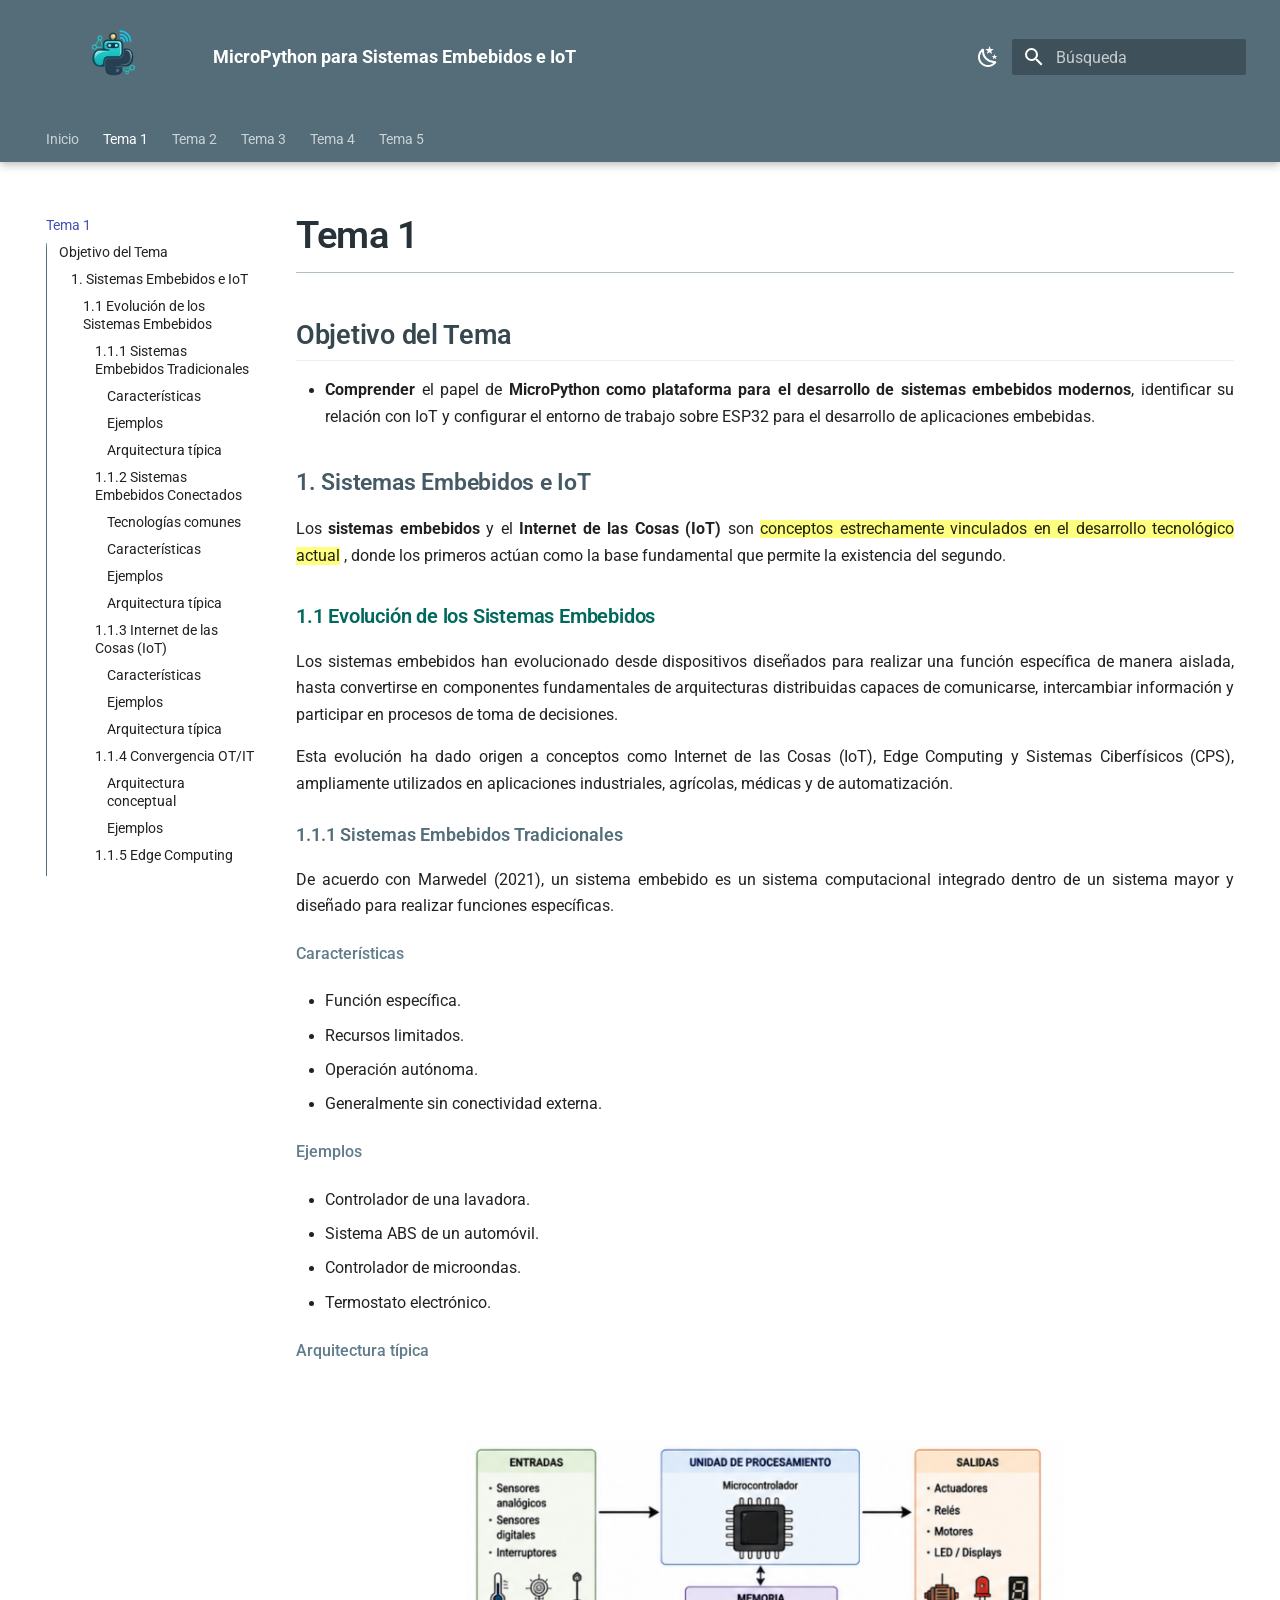
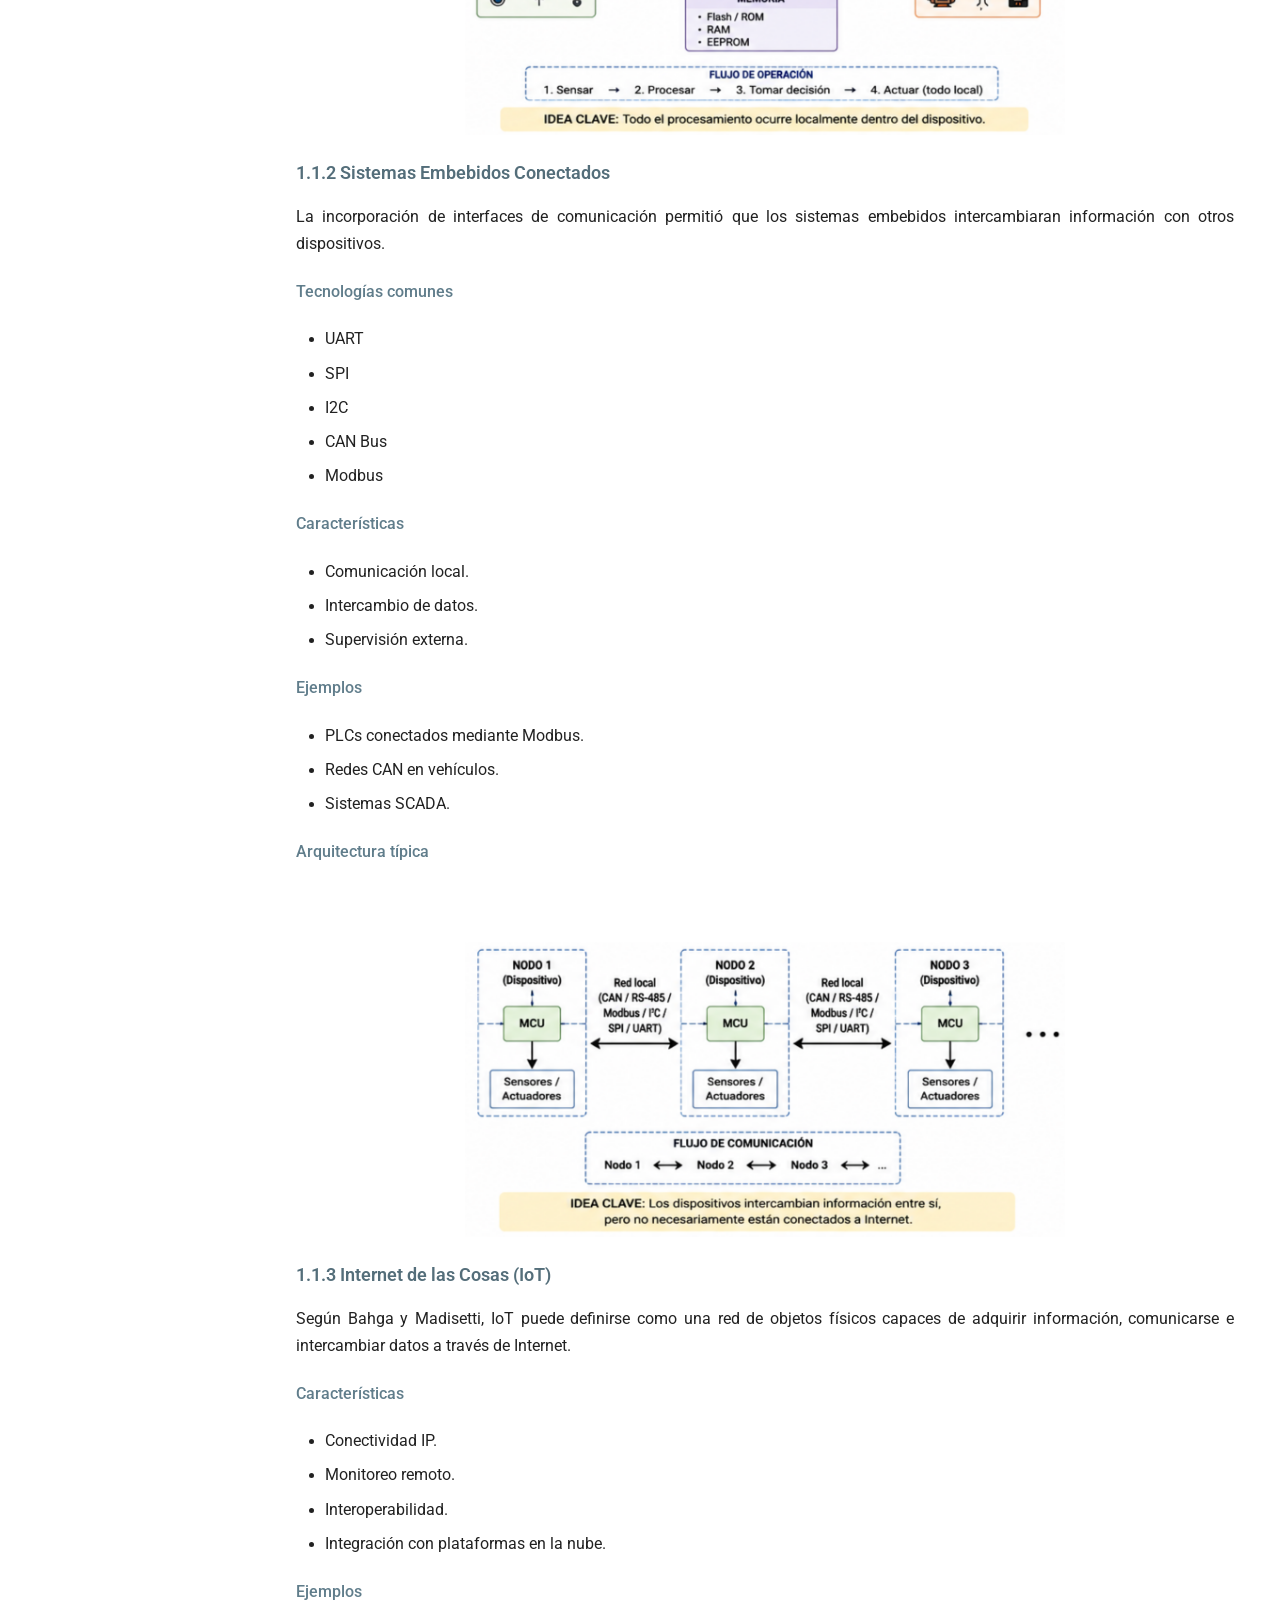
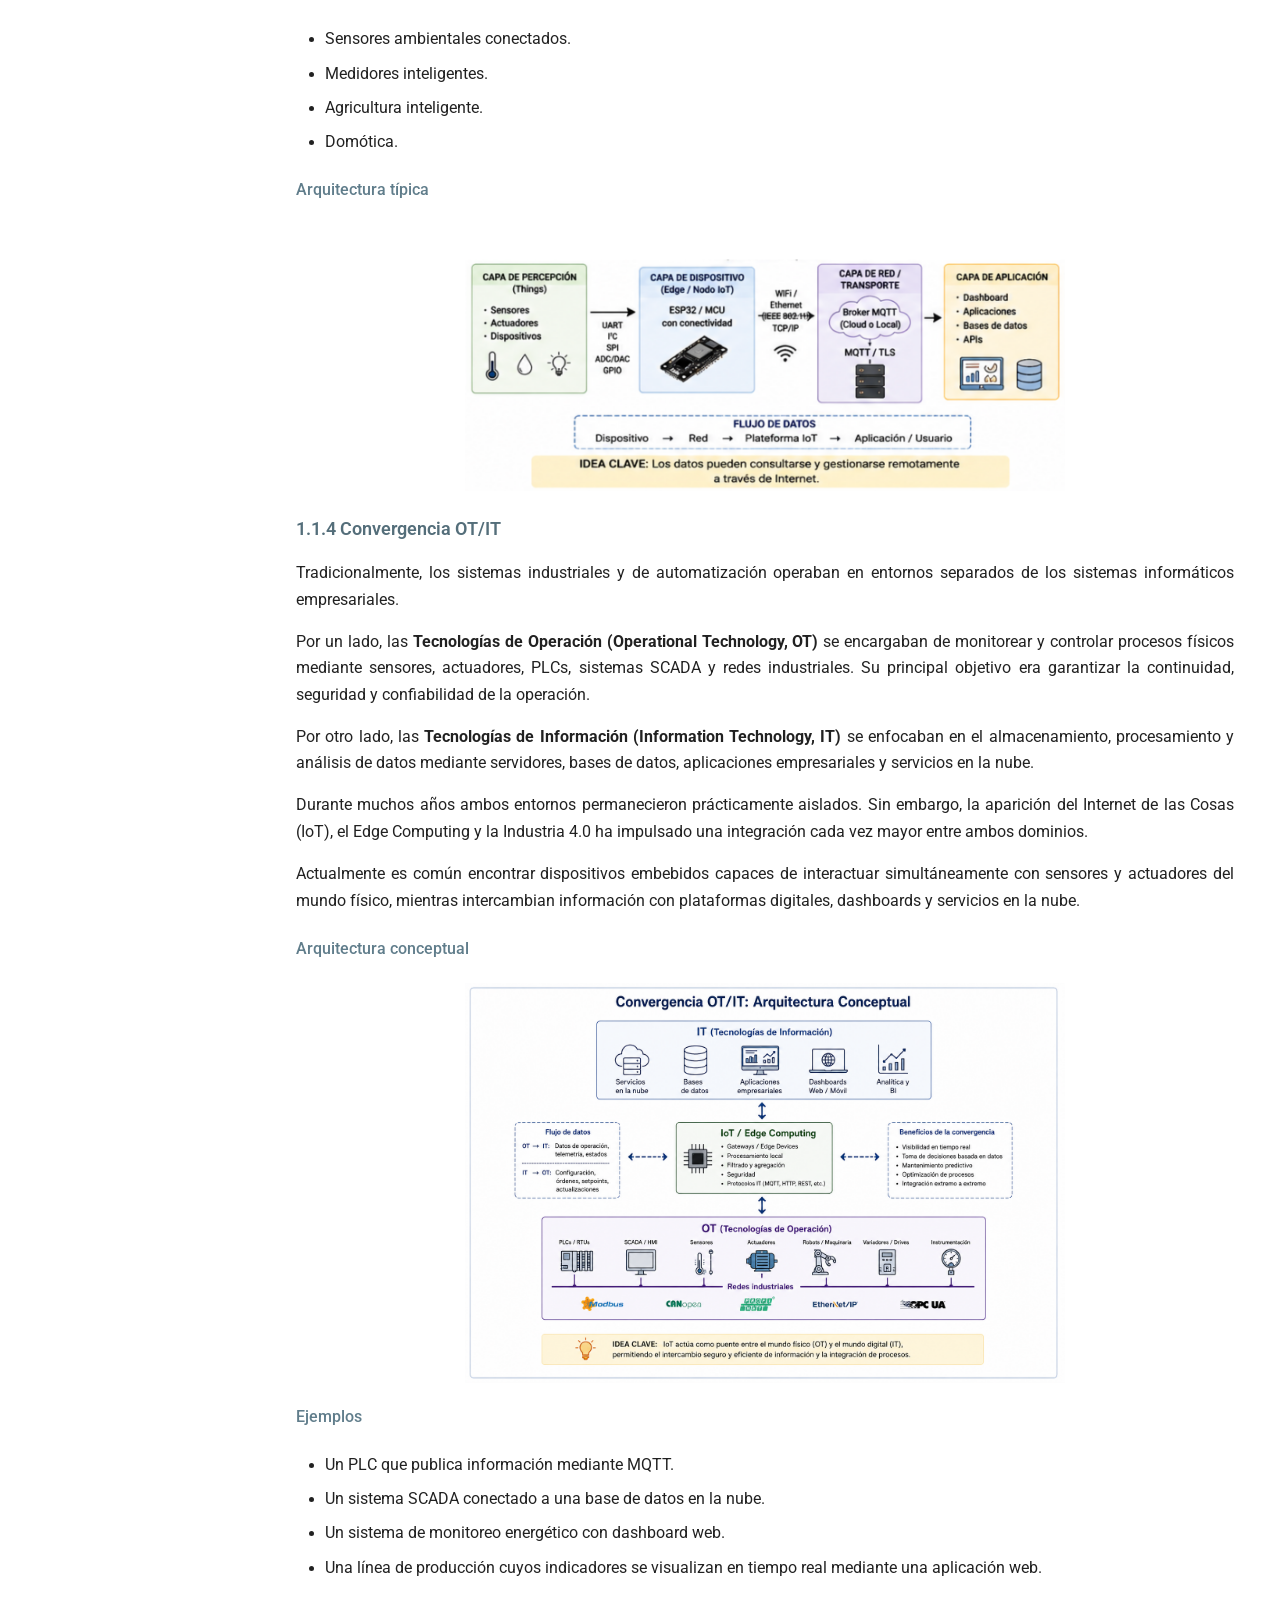
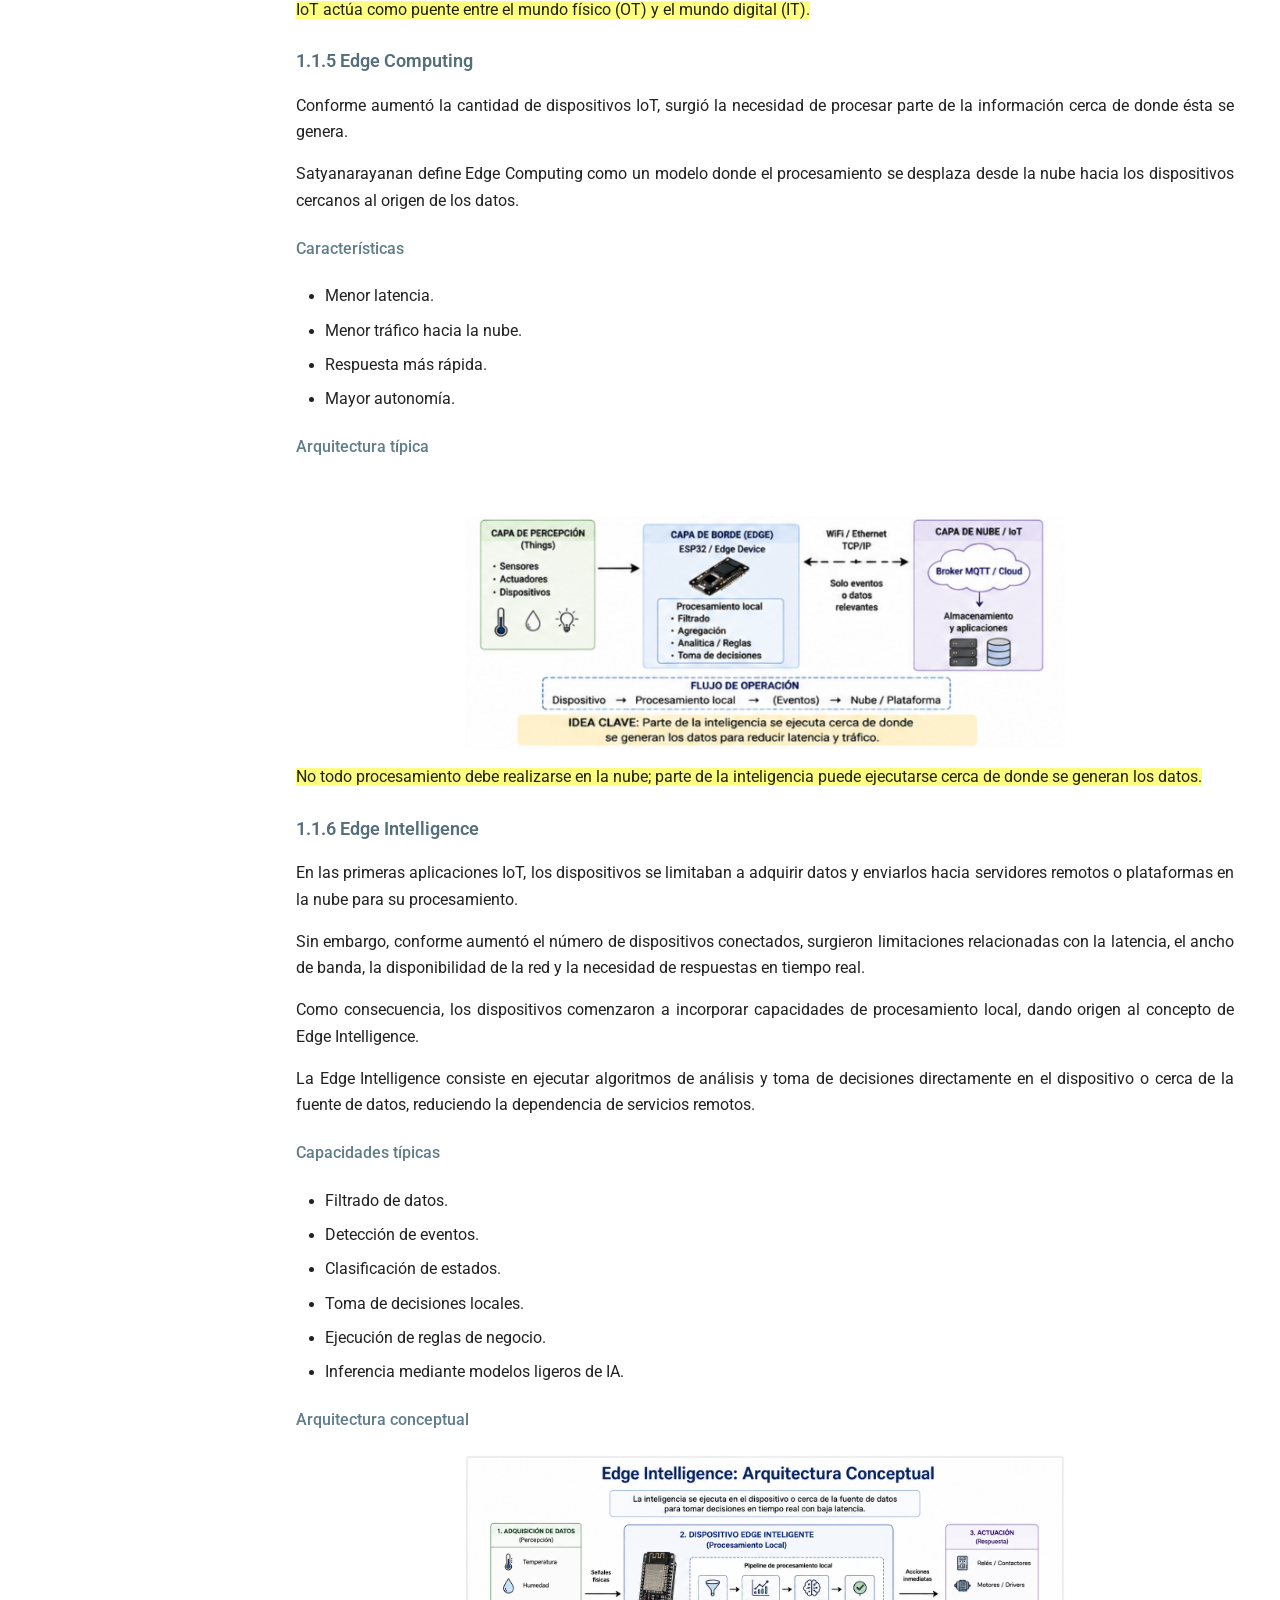
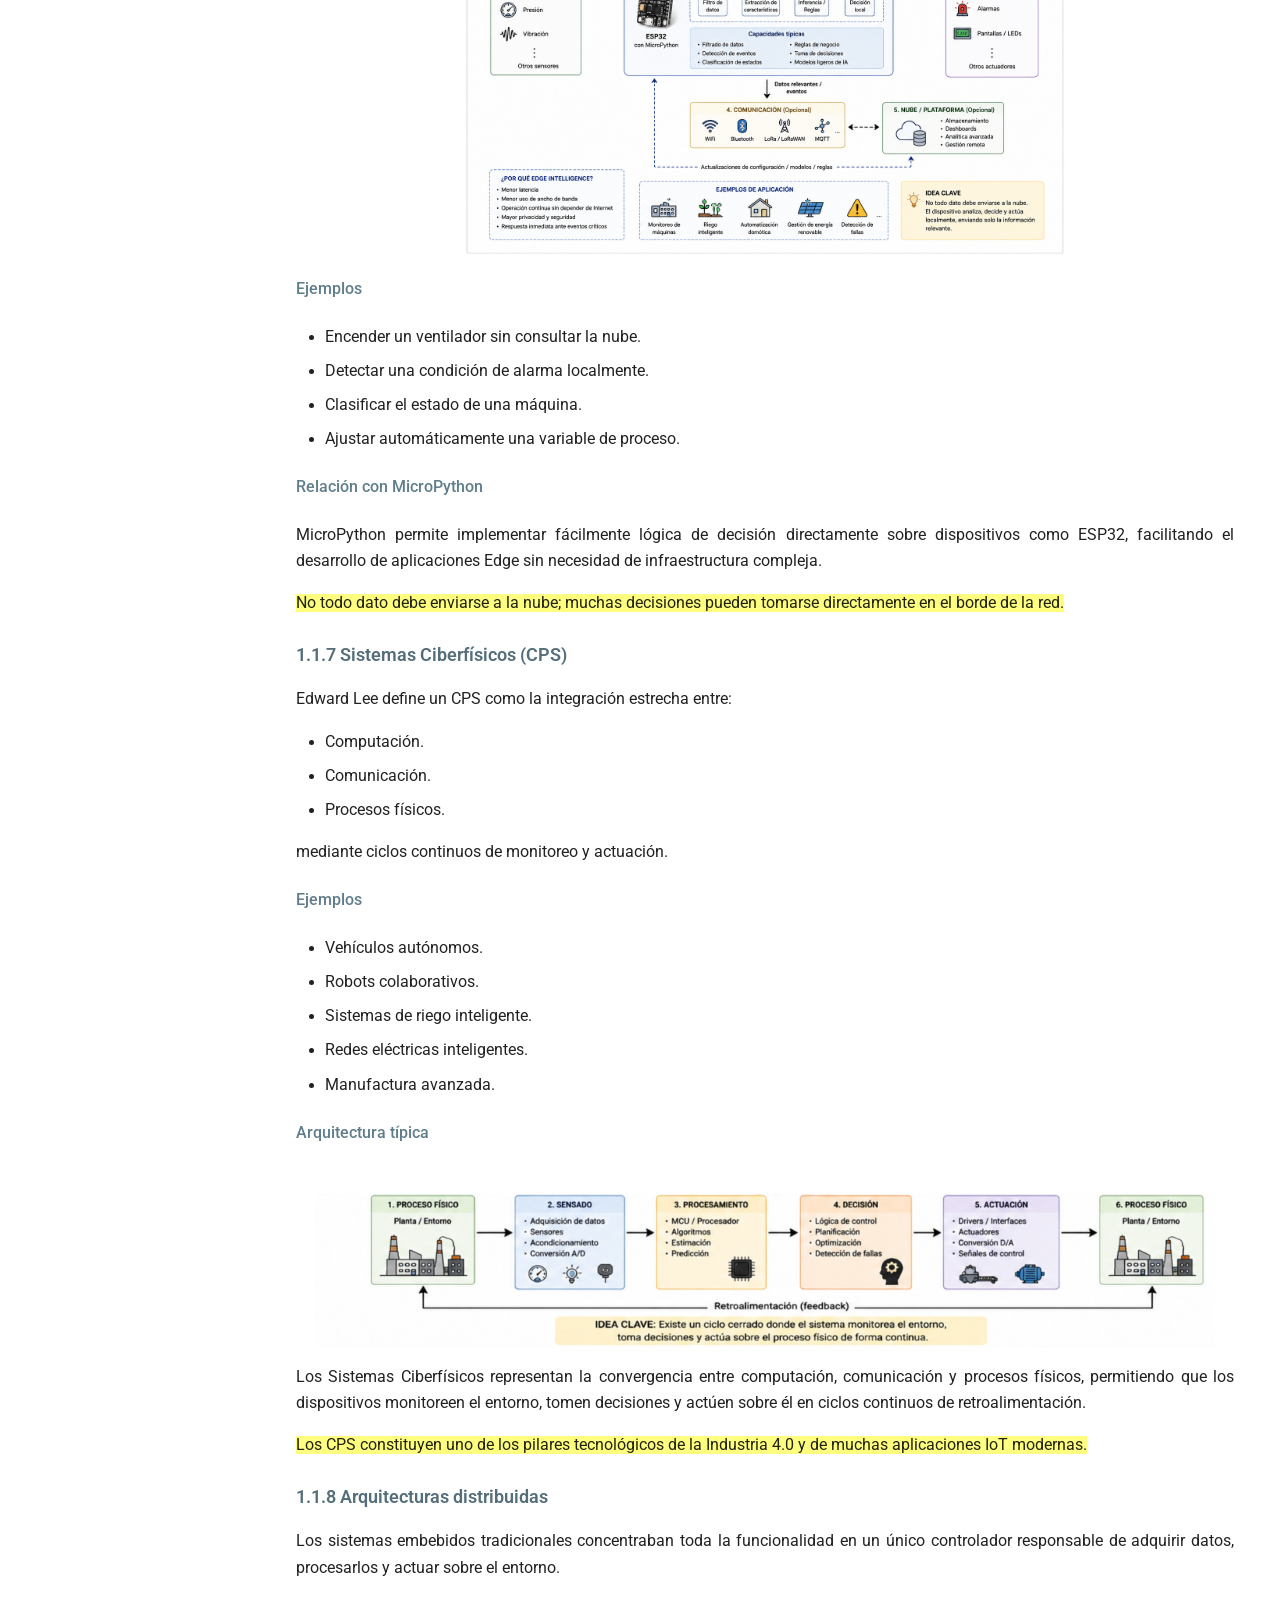
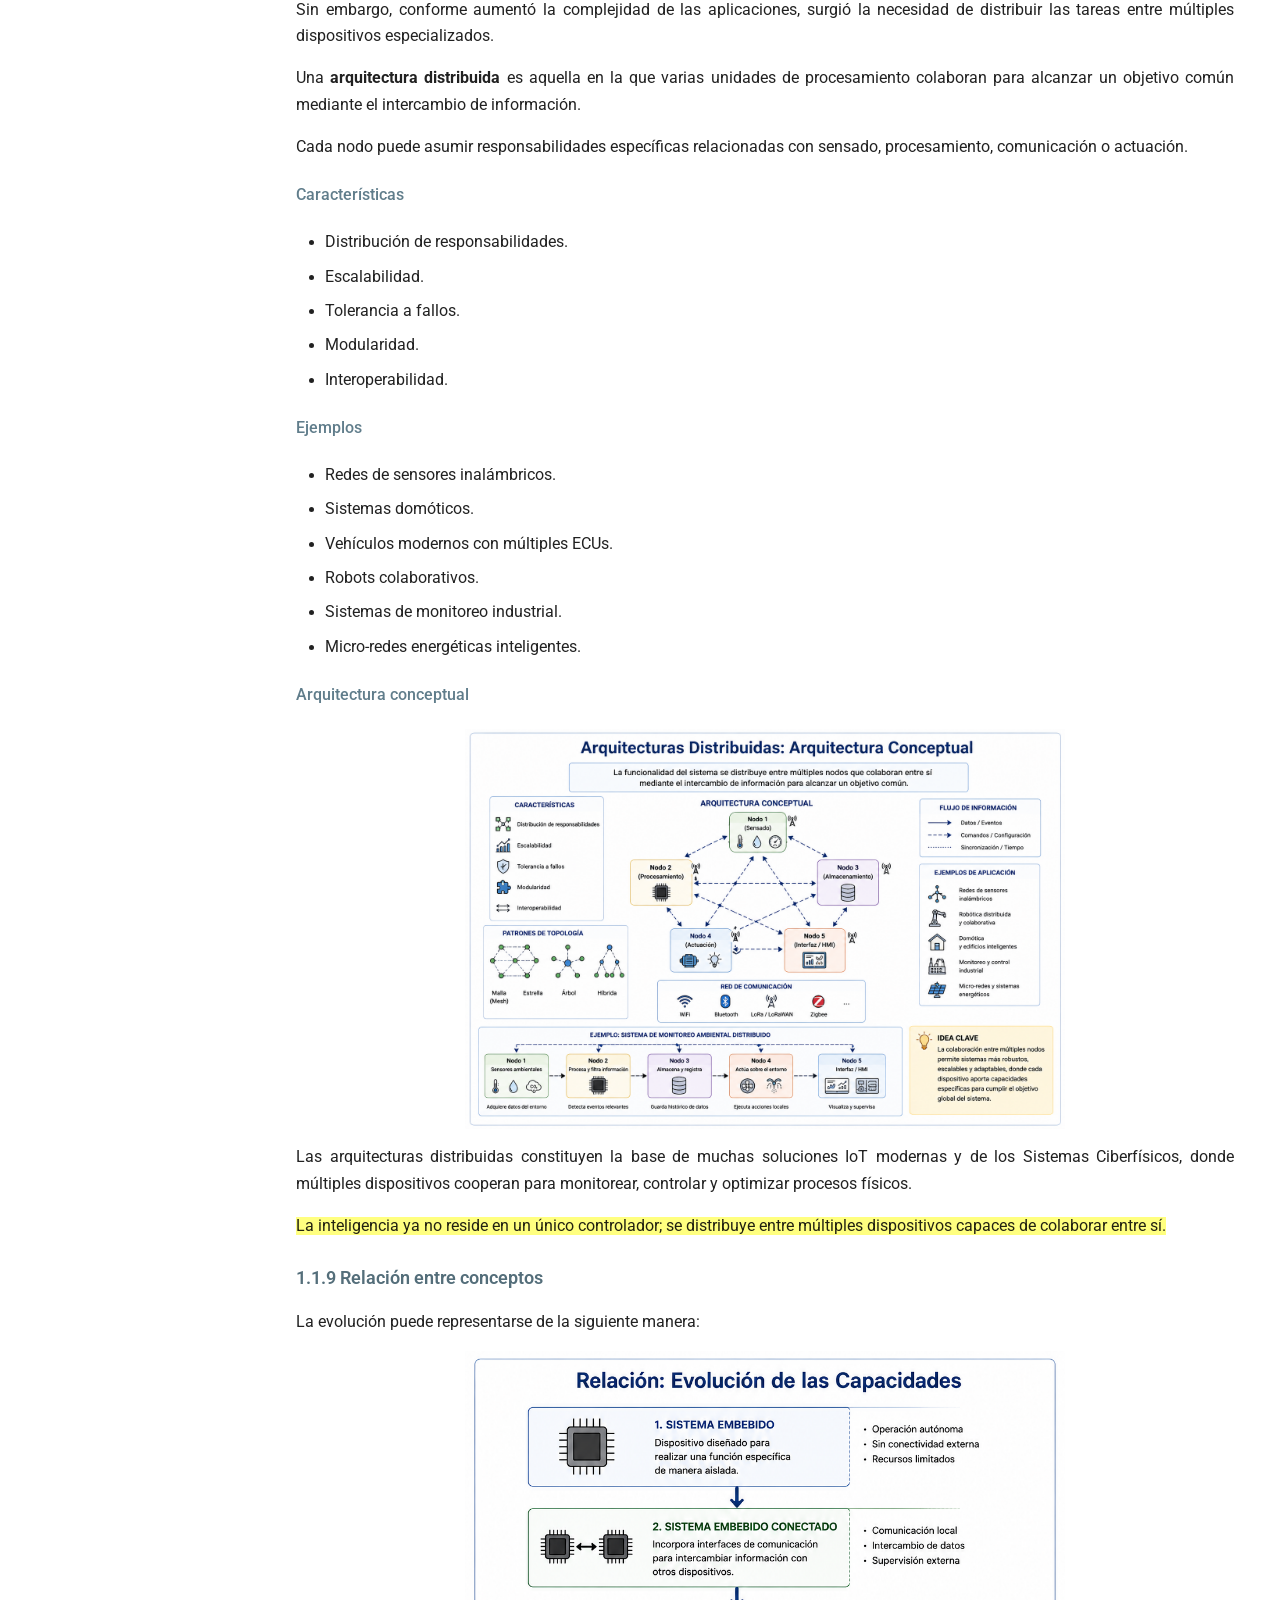
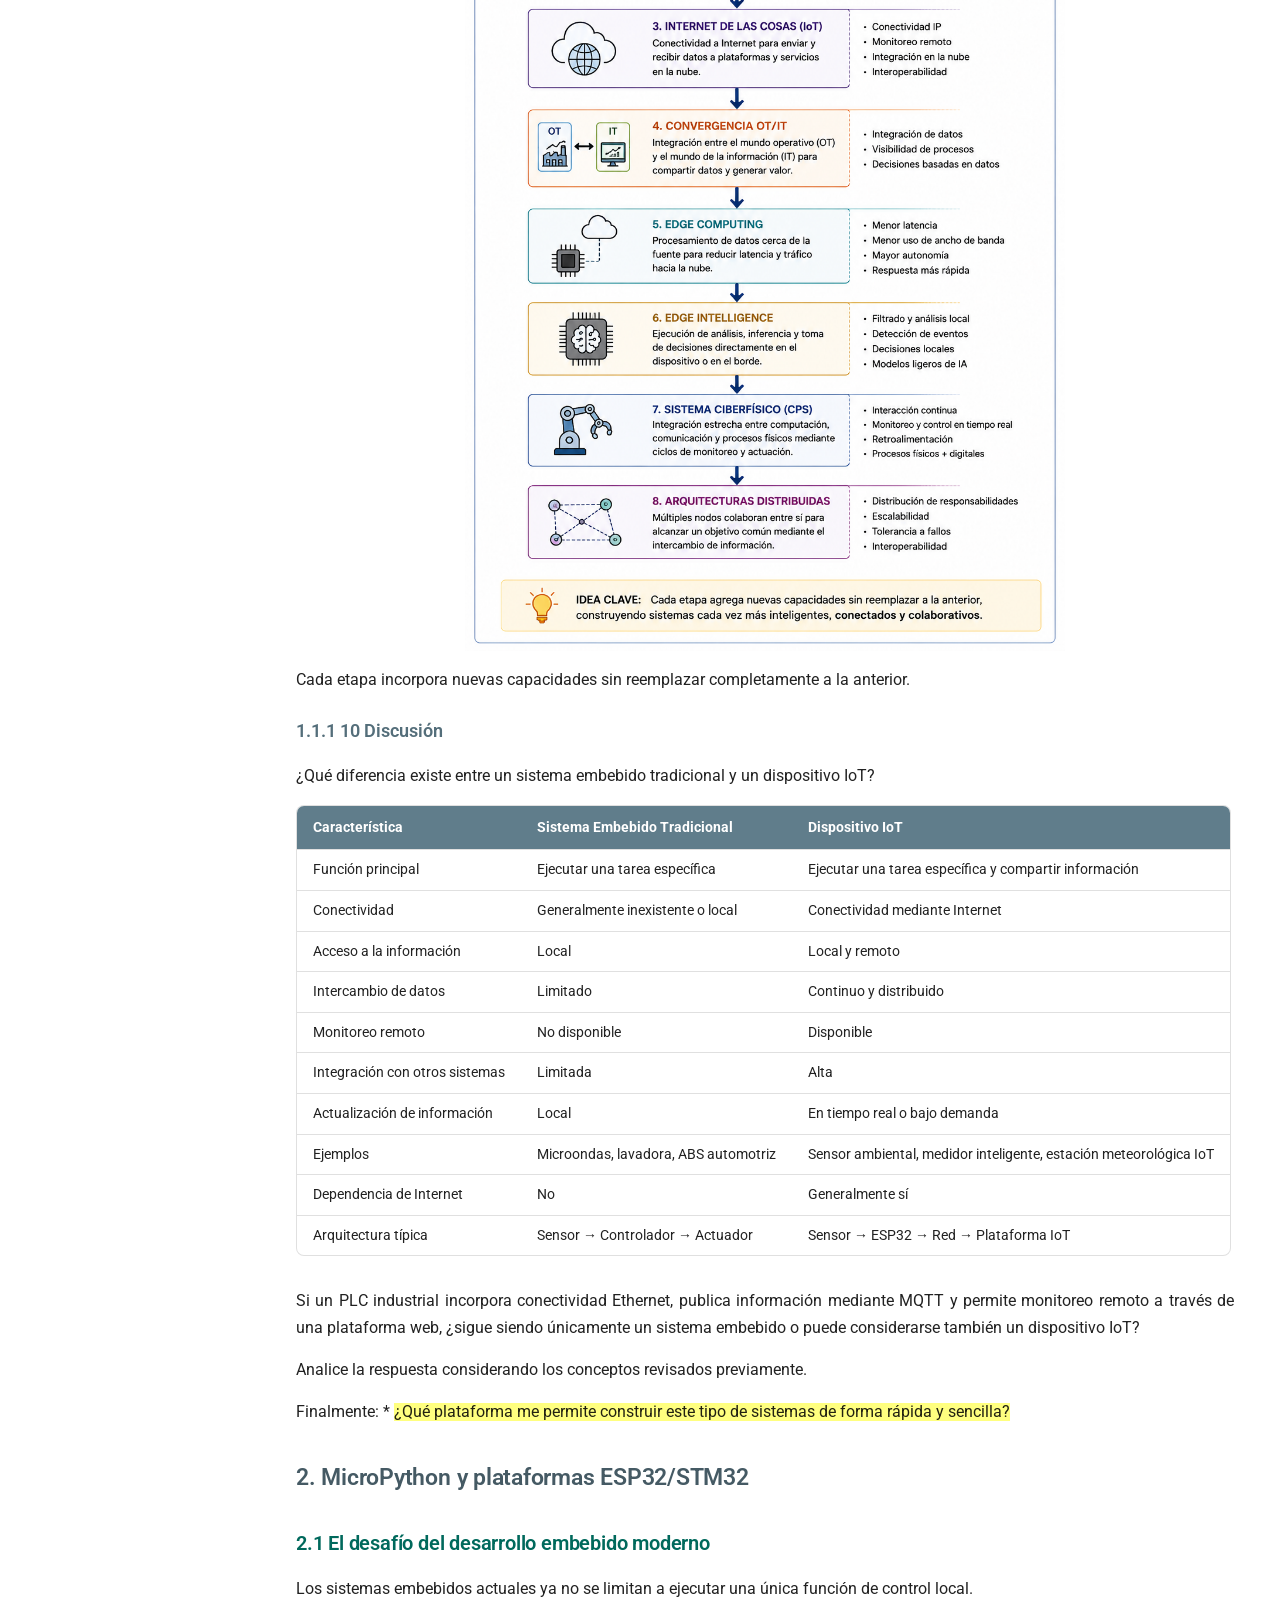
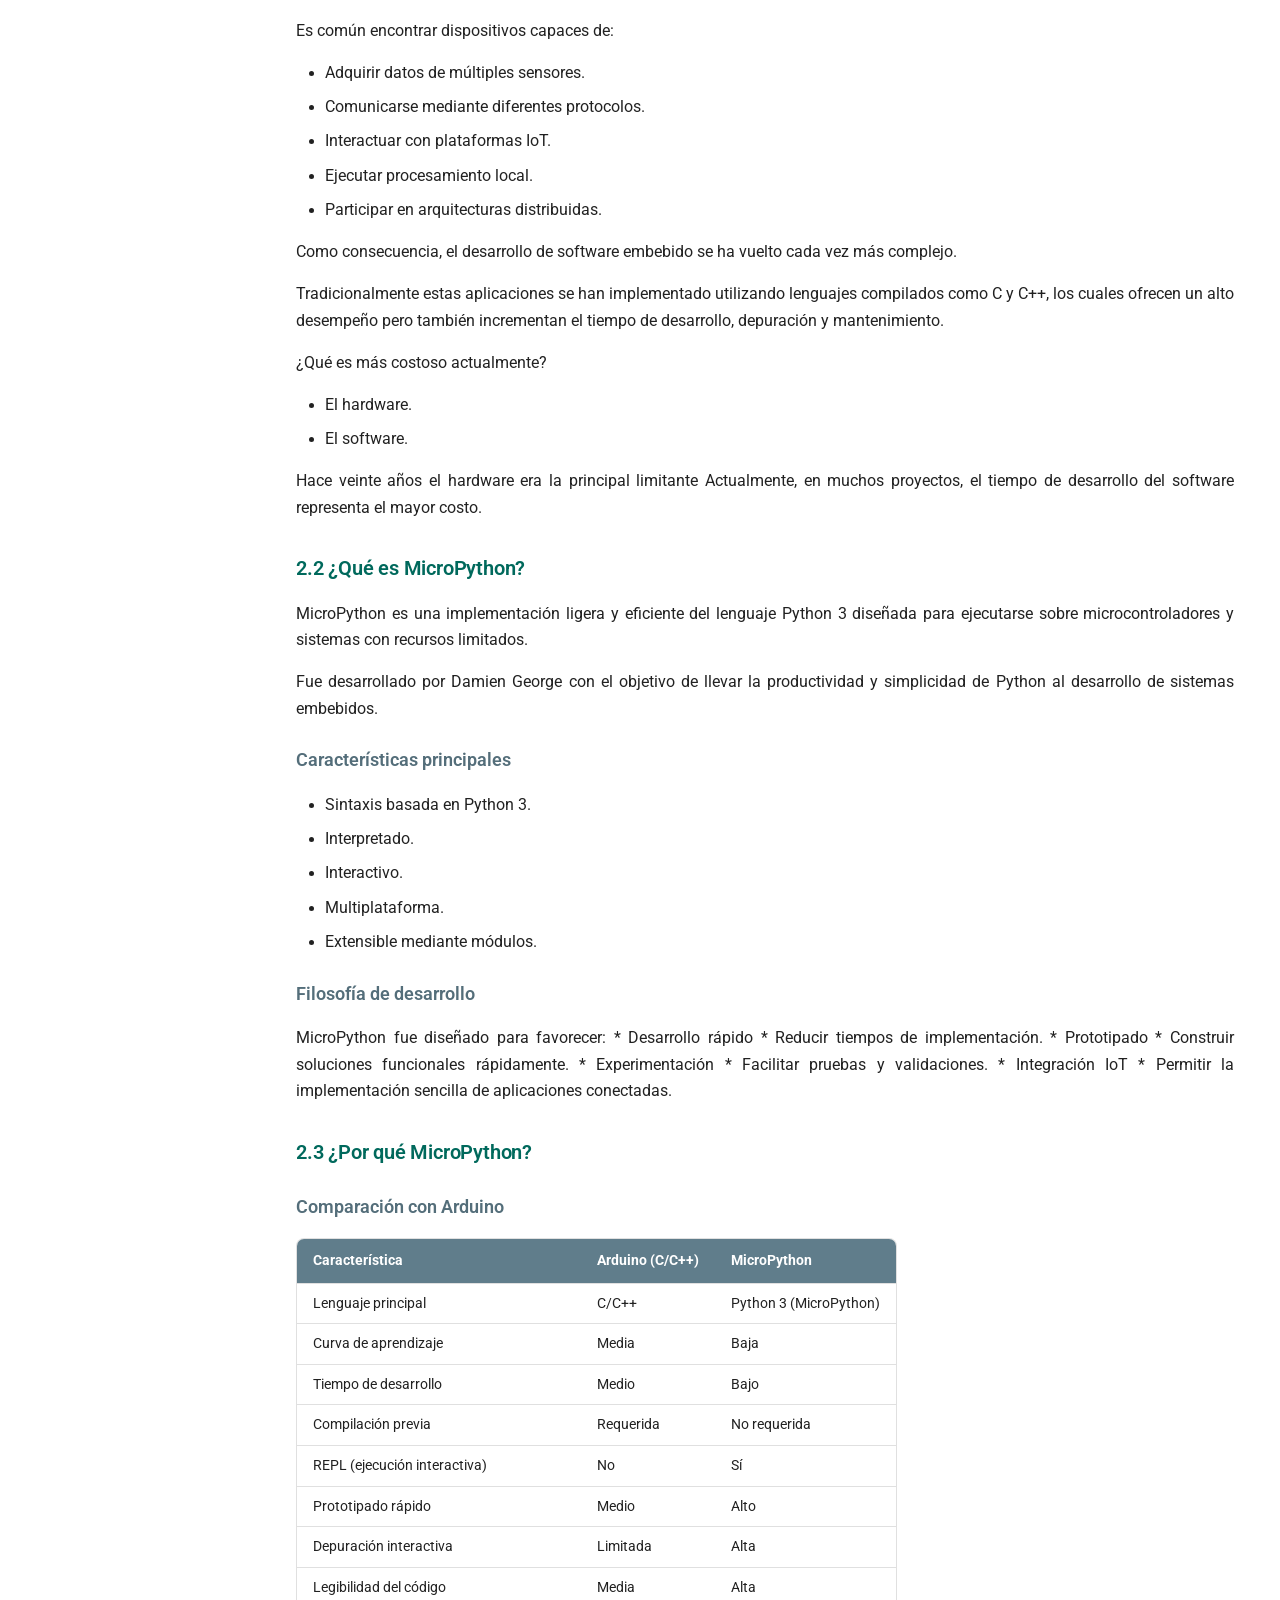
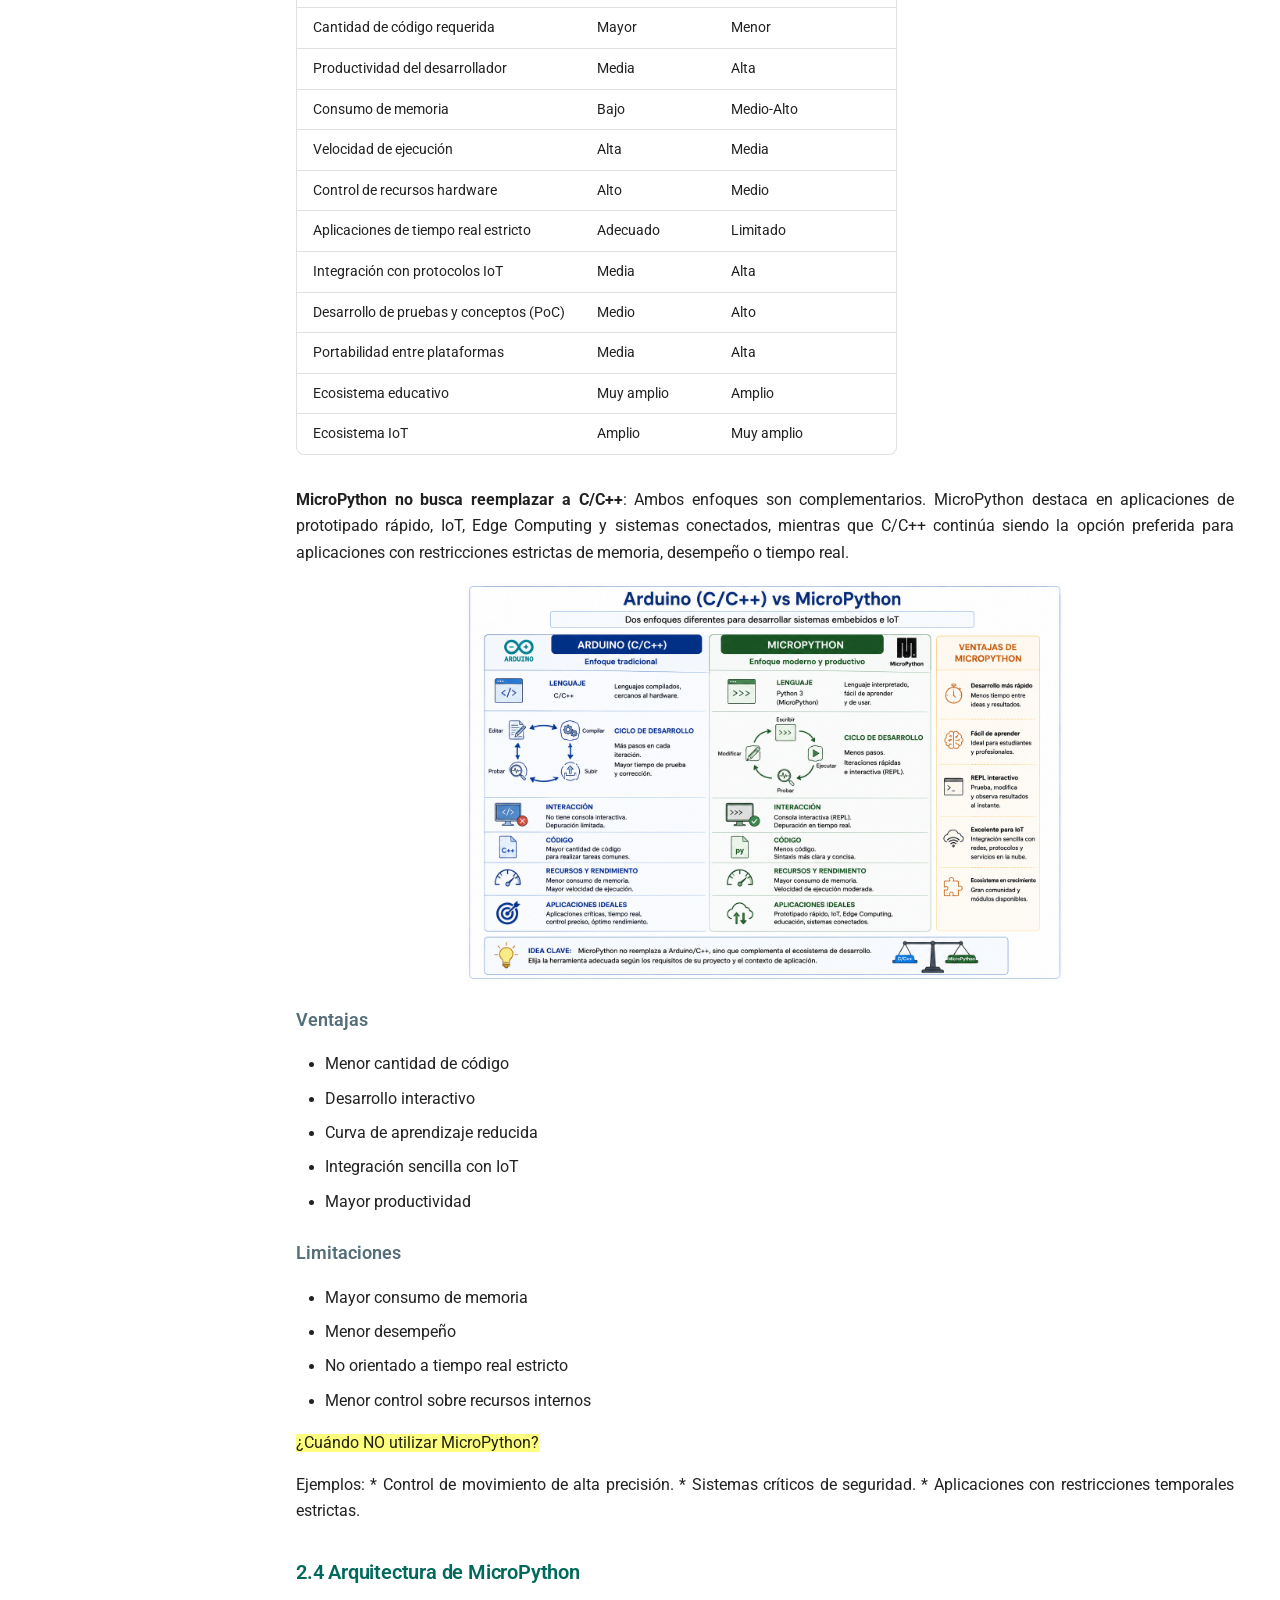
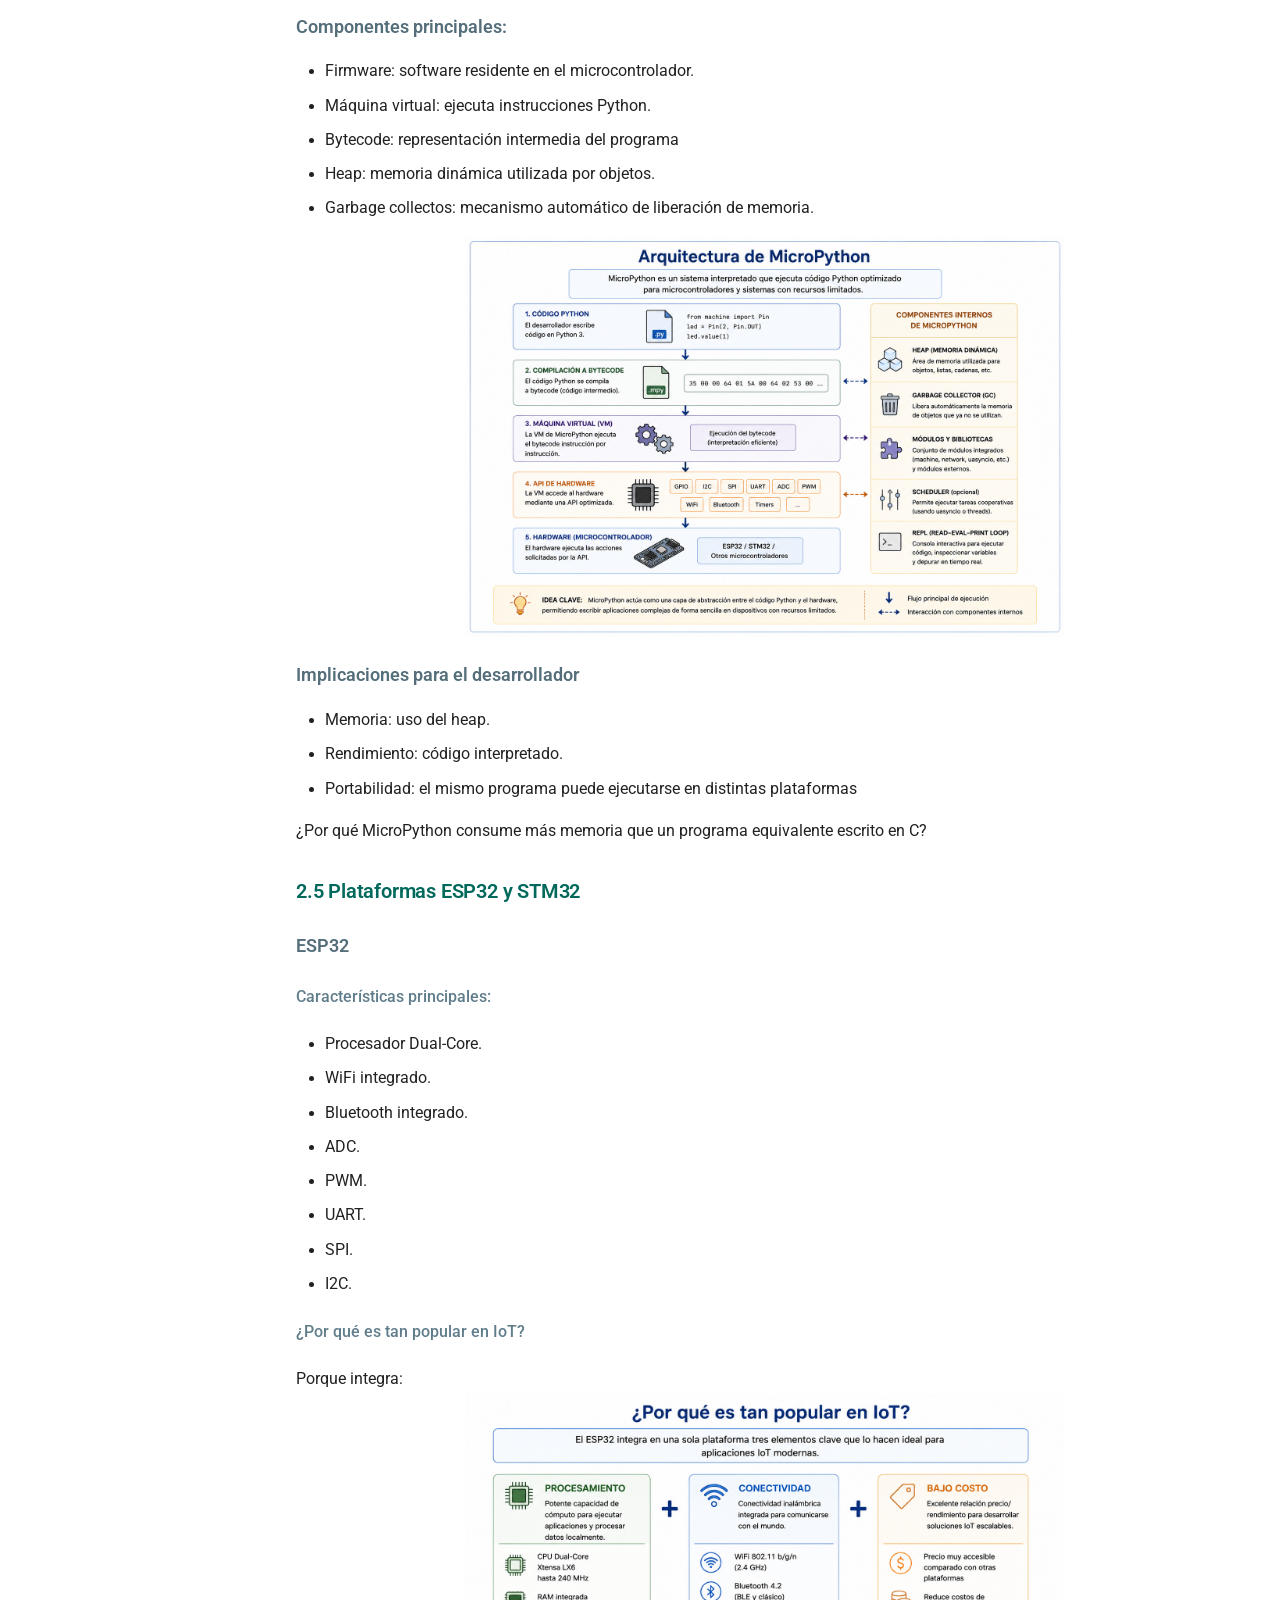
<file: tema1/tema1/index.html>
<!doctype html>
<html lang="es" class="no-js">
  <head>
    
      <meta charset="utf-8">
      <meta name="viewport" content="width=device-width,initial-scale=1">
      
      
        <meta name="author" content="Patricia Elizabeth Figueroa MIllán , Ismael Amezcua Valdovinos">
      
      
        <link rel="canonical" href="https://micropython.elizabethfigueroa.com/tema1/tema1/">
      
      
        <link rel="prev" href="../..">
      
      
        <link rel="next" href="../../tema2/tema2/">
      
      
        
      
      
      <link rel="icon" href="../../assets/logo.png">
      <meta name="generator" content="mkdocs-1.6.1, mkdocs-material-9.7.6">
    
    
      
        <title>Tema 1 - MicroPython para Sistemas Embebidos e IoT</title>
      
    
    
      <link rel="stylesheet" href="../../assets/stylesheets/main.484c7ddc.min.css">
      
        
        <link rel="stylesheet" href="../../assets/stylesheets/palette.ab4e12ef.min.css">
      
      


    
    
      
    
    
      
        
        
        <link rel="preconnect" href="https://fonts.gstatic.com" crossorigin>
        <link rel="stylesheet" href="https://fonts.googleapis.com/css?family=Roboto:300,300i,400,400i,700,700i%7CRoboto+Mono:400,400i,700,700i&display=fallback">
        <style>:root{--md-text-font:"Roboto";--md-code-font:"Roboto Mono"}</style>
      
    
    
      <link rel="stylesheet" href="../../stylesheets/extra.css">
    
    <script>__md_scope=new URL("../..",location),__md_hash=e=>[...e].reduce(((e,_)=>(e<<5)-e+_.charCodeAt(0)),0),__md_get=(e,_=localStorage,t=__md_scope)=>JSON.parse(_.getItem(t.pathname+"."+e)),__md_set=(e,_,t=localStorage,a=__md_scope)=>{try{t.setItem(a.pathname+"."+e,JSON.stringify(_))}catch(e){}}</script>
    
      

    
    
  </head>
  
  
    
    
      
    
    
    
    
    <body dir="ltr" data-md-color-scheme="default" data-md-color-primary="blue-grey" data-md-color-accent="cyan">
  
    
    <input class="md-toggle" data-md-toggle="drawer" type="checkbox" id="__drawer" autocomplete="off">
    <input class="md-toggle" data-md-toggle="search" type="checkbox" id="__search" autocomplete="off">
    <label class="md-overlay" for="__drawer"></label>
    <div data-md-component="skip">
      
        
        <a href="#objetivo-del-tema" class="md-skip">
          Saltar a contenido
        </a>
      
    </div>
    <div data-md-component="announce">
      
    </div>
    
    
      

  

<header class="md-header md-header--shadow md-header--lifted" data-md-component="header">
  <nav class="md-header__inner md-grid" aria-label="Cabecera">
    <a href="../.." title="MicroPython para Sistemas Embebidos e IoT" class="md-header__button md-logo" aria-label="MicroPython para Sistemas Embebidos e IoT" data-md-component="logo">
      
  <img src="../../assets/logo.png" alt="logo">

    </a>
    <label class="md-header__button md-icon" for="__drawer">
      
      <svg xmlns="http://www.w3.org/2000/svg" viewBox="0 0 24 24"><path d="M3 6h18v2H3zm0 5h18v2H3zm0 5h18v2H3z"/></svg>
    </label>
    <div class="md-header__title" data-md-component="header-title">
      <div class="md-header__ellipsis">
        <div class="md-header__topic">
          <span class="md-ellipsis">
            MicroPython para Sistemas Embebidos e IoT
          </span>
        </div>
        <div class="md-header__topic" data-md-component="header-topic">
          <span class="md-ellipsis">
            
              Tema 1
            
          </span>
        </div>
      </div>
    </div>
    
      
        <form class="md-header__option" data-md-component="palette">
  
    
    
    
    <input class="md-option" data-md-color-media="" data-md-color-scheme="default" data-md-color-primary="blue-grey" data-md-color-accent="cyan"  aria-label="Cambiar a modo oscuro"  type="radio" name="__palette" id="__palette_0">
    
      <label class="md-header__button md-icon" title="Cambiar a modo oscuro" for="__palette_1" hidden>
        <svg xmlns="http://www.w3.org/2000/svg" viewBox="0 0 24 24"><path d="m17.75 4.09-2.53 1.94.91 3.06-2.63-1.81-2.63 1.81.91-3.06-2.53-1.94L12.44 4l1.06-3 1.06 3zm3.5 6.91-1.64 1.25.59 1.98-1.7-1.17-1.7 1.17.59-1.98L15.75 11l2.06-.05L18.5 9l.69 1.95zm-2.28 4.95c.83-.08 1.72 1.1 1.19 1.85-.32.45-.66.87-1.08 1.27C15.17 23 8.84 23 4.94 19.07c-3.91-3.9-3.91-10.24 0-14.14.4-.4.82-.76 1.27-1.08.75-.53 1.93.36 1.85 1.19-.27 2.86.69 5.83 2.89 8.02a9.96 9.96 0 0 0 8.02 2.89m-1.64 2.02a12.08 12.08 0 0 1-7.8-3.47c-2.17-2.19-3.33-5-3.49-7.82-2.81 3.14-2.7 7.96.31 10.98 3.02 3.01 7.84 3.12 10.98.31"/></svg>
      </label>
    
  
    
    
    
    <input class="md-option" data-md-color-media="" data-md-color-scheme="slate" data-md-color-primary="blue-grey" data-md-color-accent="cyan"  aria-label="Cambiar a modo claro"  type="radio" name="__palette" id="__palette_1">
    
      <label class="md-header__button md-icon" title="Cambiar a modo claro" for="__palette_0" hidden>
        <svg xmlns="http://www.w3.org/2000/svg" viewBox="0 0 24 24"><path d="M12 7a5 5 0 0 1 5 5 5 5 0 0 1-5 5 5 5 0 0 1-5-5 5 5 0 0 1 5-5m0 2a3 3 0 0 0-3 3 3 3 0 0 0 3 3 3 3 0 0 0 3-3 3 3 0 0 0-3-3m0-7 2.39 3.42C13.65 5.15 12.84 5 12 5s-1.65.15-2.39.42zM3.34 7l4.16-.35A7.2 7.2 0 0 0 5.94 8.5c-.44.74-.69 1.5-.83 2.29zm.02 10 1.76-3.77a7.131 7.131 0 0 0 2.38 4.14zM20.65 7l-1.77 3.79a7.02 7.02 0 0 0-2.38-4.15zm-.01 10-4.14.36c.59-.51 1.12-1.14 1.54-1.86.42-.73.69-1.5.83-2.29zM12 22l-2.41-3.44c.74.27 1.55.44 2.41.44.82 0 1.63-.17 2.37-.44z"/></svg>
      </label>
    
  
</form>
      
    
    
      <script>var palette=__md_get("__palette");if(palette&&palette.color){if("(prefers-color-scheme)"===palette.color.media){var media=matchMedia("(prefers-color-scheme: light)"),input=document.querySelector(media.matches?"[data-md-color-media='(prefers-color-scheme: light)']":"[data-md-color-media='(prefers-color-scheme: dark)']");palette.color.media=input.getAttribute("data-md-color-media"),palette.color.scheme=input.getAttribute("data-md-color-scheme"),palette.color.primary=input.getAttribute("data-md-color-primary"),palette.color.accent=input.getAttribute("data-md-color-accent")}for(var[key,value]of Object.entries(palette.color))document.body.setAttribute("data-md-color-"+key,value)}</script>
    
    
    
      
      
        <label class="md-header__button md-icon" for="__search">
          
          <svg xmlns="http://www.w3.org/2000/svg" viewBox="0 0 24 24"><path d="M9.5 3A6.5 6.5 0 0 1 16 9.5c0 1.61-.59 3.09-1.56 4.23l.27.27h.79l5 5-1.5 1.5-5-5v-.79l-.27-.27A6.52 6.52 0 0 1 9.5 16 6.5 6.5 0 0 1 3 9.5 6.5 6.5 0 0 1 9.5 3m0 2C7 5 5 7 5 9.5S7 14 9.5 14 14 12 14 9.5 12 5 9.5 5"/></svg>
        </label>
        <div class="md-search" data-md-component="search" role="dialog">
  <label class="md-search__overlay" for="__search"></label>
  <div class="md-search__inner" role="search">
    <form class="md-search__form" name="search">
      <input type="text" class="md-search__input" name="query" aria-label="Búsqueda" placeholder="Búsqueda" autocapitalize="off" autocorrect="off" autocomplete="off" spellcheck="false" data-md-component="search-query" required>
      <label class="md-search__icon md-icon" for="__search">
        
        <svg xmlns="http://www.w3.org/2000/svg" viewBox="0 0 24 24"><path d="M9.5 3A6.5 6.5 0 0 1 16 9.5c0 1.61-.59 3.09-1.56 4.23l.27.27h.79l5 5-1.5 1.5-5-5v-.79l-.27-.27A6.52 6.52 0 0 1 9.5 16 6.5 6.5 0 0 1 3 9.5 6.5 6.5 0 0 1 9.5 3m0 2C7 5 5 7 5 9.5S7 14 9.5 14 14 12 14 9.5 12 5 9.5 5"/></svg>
        
        <svg xmlns="http://www.w3.org/2000/svg" viewBox="0 0 24 24"><path d="M20 11v2H8l5.5 5.5-1.42 1.42L4.16 12l7.92-7.92L13.5 5.5 8 11z"/></svg>
      </label>
      <nav class="md-search__options" aria-label="Buscar">
        
        <button type="reset" class="md-search__icon md-icon" title="Limpiar" aria-label="Limpiar" tabindex="-1">
          
          <svg xmlns="http://www.w3.org/2000/svg" viewBox="0 0 24 24"><path d="M19 6.41 17.59 5 12 10.59 6.41 5 5 6.41 10.59 12 5 17.59 6.41 19 12 13.41 17.59 19 19 17.59 13.41 12z"/></svg>
        </button>
      </nav>
      
    </form>
    <div class="md-search__output">
      <div class="md-search__scrollwrap" tabindex="0" data-md-scrollfix>
        <div class="md-search-result" data-md-component="search-result">
          <div class="md-search-result__meta">
            Inicializando búsqueda
          </div>
          <ol class="md-search-result__list" role="presentation"></ol>
        </div>
      </div>
    </div>
  </div>
</div>
      
    
    
  </nav>
  
    
      
<nav class="md-tabs" aria-label="Pestañas" data-md-component="tabs">
  <div class="md-grid">
    <ul class="md-tabs__list">
      
        
  
  
  
  
    <li class="md-tabs__item">
      <a href="../.." class="md-tabs__link">
        
  
  
    
  
  Inicio

      </a>
    </li>
  

      
        
  
  
  
    
  
  
    <li class="md-tabs__item md-tabs__item--active">
      <a href="./" class="md-tabs__link">
        
  
  
    
  
  Tema 1

      </a>
    </li>
  

      
        
  
  
  
  
    <li class="md-tabs__item">
      <a href="../../tema2/tema2/" class="md-tabs__link">
        
  
  
    
  
  Tema 2

      </a>
    </li>
  

      
        
  
  
  
  
    <li class="md-tabs__item">
      <a href="../../tema3/tema3/" class="md-tabs__link">
        
  
  
    
  
  Tema 3

      </a>
    </li>
  

      
        
  
  
  
  
    <li class="md-tabs__item">
      <a href="../../tema4/tema4/" class="md-tabs__link">
        
  
  
    
  
  Tema 4

      </a>
    </li>
  

      
        
  
  
  
  
    <li class="md-tabs__item">
      <a href="../../tema5/tema5/" class="md-tabs__link">
        
  
  
    
  
  Tema 5

      </a>
    </li>
  

      
    </ul>
  </div>
</nav>
    
  
</header>
    
    <div class="md-container" data-md-component="container">
      
      
        
      
      <main class="md-main" data-md-component="main">
        <div class="md-main__inner md-grid">
          
            
              
              <div class="md-sidebar md-sidebar--primary" data-md-component="sidebar" data-md-type="navigation" >
                <div class="md-sidebar__scrollwrap">
                  <div class="md-sidebar__inner">
                    


  


  

<nav class="md-nav md-nav--primary md-nav--lifted md-nav--integrated" aria-label="Navegación" data-md-level="0">
  <label class="md-nav__title" for="__drawer">
    <a href="../.." title="MicroPython para Sistemas Embebidos e IoT" class="md-nav__button md-logo" aria-label="MicroPython para Sistemas Embebidos e IoT" data-md-component="logo">
      
  <img src="../../assets/logo.png" alt="logo">

    </a>
    MicroPython para Sistemas Embebidos e IoT
  </label>
  
  <ul class="md-nav__list" data-md-scrollfix>
    
      
      
  
  
  
  
    <li class="md-nav__item">
      <a href="../.." class="md-nav__link">
        
  
  
  <span class="md-ellipsis">
    
  
    Inicio
  

    
  </span>
  
  

      </a>
    </li>
  

    
      
      
  
  
    
  
  
  
    <li class="md-nav__item md-nav__item--active">
      
      <input class="md-nav__toggle md-toggle" type="checkbox" id="__toc">
      
      
      
        <label class="md-nav__link md-nav__link--active" for="__toc">
          
  
  
  <span class="md-ellipsis">
    
  
    Tema 1
  

    
  </span>
  
  

          <span class="md-nav__icon md-icon"></span>
        </label>
      
      <a href="./" class="md-nav__link md-nav__link--active">
        
  
  
  <span class="md-ellipsis">
    
  
    Tema 1
  

    
  </span>
  
  

      </a>
      
        

<nav class="md-nav md-nav--secondary" aria-label="Tabla de contenidos">
  
  
  
  
    <label class="md-nav__title" for="__toc">
      <span class="md-nav__icon md-icon"></span>
      Tabla de contenidos
    </label>
    <ul class="md-nav__list" data-md-component="toc" data-md-scrollfix>
      
        <li class="md-nav__item">
  <a href="#objetivo-del-tema" class="md-nav__link">
    <span class="md-ellipsis">
      
        Objetivo del Tema
      
    </span>
  </a>
  
    <nav class="md-nav" aria-label="Objetivo del Tema">
      <ul class="md-nav__list">
        
          <li class="md-nav__item">
  <a href="#1-sistemas-embebidos-e-iot" class="md-nav__link">
    <span class="md-ellipsis">
      
        1. Sistemas Embebidos e IoT
      
    </span>
  </a>
  
    <nav class="md-nav" aria-label="1. Sistemas Embebidos e IoT">
      <ul class="md-nav__list">
        
          <li class="md-nav__item">
  <a href="#11-evolucion-de-los-sistemas-embebidos" class="md-nav__link">
    <span class="md-ellipsis">
      
        1.1 Evolución de los Sistemas Embebidos
      
    </span>
  </a>
  
    <nav class="md-nav" aria-label="1.1 Evolución de los Sistemas Embebidos">
      <ul class="md-nav__list">
        
          <li class="md-nav__item">
  <a href="#111-sistemas-embebidos-tradicionales" class="md-nav__link">
    <span class="md-ellipsis">
      
        1.1.1 Sistemas Embebidos Tradicionales
      
    </span>
  </a>
  
    <nav class="md-nav" aria-label="1.1.1 Sistemas Embebidos Tradicionales">
      <ul class="md-nav__list">
        
          <li class="md-nav__item">
  <a href="#caracteristicas" class="md-nav__link">
    <span class="md-ellipsis">
      
        Características
      
    </span>
  </a>
  
</li>
        
          <li class="md-nav__item">
  <a href="#ejemplos" class="md-nav__link">
    <span class="md-ellipsis">
      
        Ejemplos
      
    </span>
  </a>
  
</li>
        
          <li class="md-nav__item">
  <a href="#arquitectura-tipica" class="md-nav__link">
    <span class="md-ellipsis">
      
        Arquitectura típica
      
    </span>
  </a>
  
</li>
        
      </ul>
    </nav>
  
</li>
        
          <li class="md-nav__item">
  <a href="#112-sistemas-embebidos-conectados" class="md-nav__link">
    <span class="md-ellipsis">
      
        1.1.2 Sistemas Embebidos Conectados
      
    </span>
  </a>
  
    <nav class="md-nav" aria-label="1.1.2 Sistemas Embebidos Conectados">
      <ul class="md-nav__list">
        
          <li class="md-nav__item">
  <a href="#tecnologias-comunes" class="md-nav__link">
    <span class="md-ellipsis">
      
        Tecnologías comunes
      
    </span>
  </a>
  
</li>
        
          <li class="md-nav__item">
  <a href="#caracteristicas_1" class="md-nav__link">
    <span class="md-ellipsis">
      
        Características
      
    </span>
  </a>
  
</li>
        
          <li class="md-nav__item">
  <a href="#ejemplos_1" class="md-nav__link">
    <span class="md-ellipsis">
      
        Ejemplos
      
    </span>
  </a>
  
</li>
        
          <li class="md-nav__item">
  <a href="#arquitectura-tipica_1" class="md-nav__link">
    <span class="md-ellipsis">
      
        Arquitectura típica
      
    </span>
  </a>
  
</li>
        
      </ul>
    </nav>
  
</li>
        
          <li class="md-nav__item">
  <a href="#113-internet-de-las-cosas-iot" class="md-nav__link">
    <span class="md-ellipsis">
      
        1.1.3 Internet de las Cosas (IoT)
      
    </span>
  </a>
  
    <nav class="md-nav" aria-label="1.1.3 Internet de las Cosas (IoT)">
      <ul class="md-nav__list">
        
          <li class="md-nav__item">
  <a href="#caracteristicas_2" class="md-nav__link">
    <span class="md-ellipsis">
      
        Características
      
    </span>
  </a>
  
</li>
        
          <li class="md-nav__item">
  <a href="#ejemplos_2" class="md-nav__link">
    <span class="md-ellipsis">
      
        Ejemplos
      
    </span>
  </a>
  
</li>
        
          <li class="md-nav__item">
  <a href="#arquitectura-tipica_2" class="md-nav__link">
    <span class="md-ellipsis">
      
        Arquitectura típica
      
    </span>
  </a>
  
</li>
        
      </ul>
    </nav>
  
</li>
        
          <li class="md-nav__item">
  <a href="#114-convergencia-otit" class="md-nav__link">
    <span class="md-ellipsis">
      
        1.1.4 Convergencia OT/IT
      
    </span>
  </a>
  
    <nav class="md-nav" aria-label="1.1.4 Convergencia OT/IT">
      <ul class="md-nav__list">
        
          <li class="md-nav__item">
  <a href="#arquitectura-conceptual" class="md-nav__link">
    <span class="md-ellipsis">
      
        Arquitectura conceptual
      
    </span>
  </a>
  
</li>
        
          <li class="md-nav__item">
  <a href="#ejemplos_3" class="md-nav__link">
    <span class="md-ellipsis">
      
        Ejemplos
      
    </span>
  </a>
  
</li>
        
      </ul>
    </nav>
  
</li>
        
          <li class="md-nav__item">
  <a href="#115-edge-computing" class="md-nav__link">
    <span class="md-ellipsis">
      
        1.1.5 Edge Computing
      
    </span>
  </a>
  
    <nav class="md-nav" aria-label="1.1.5 Edge Computing">
      <ul class="md-nav__list">
        
          <li class="md-nav__item">
  <a href="#caracteristicas_3" class="md-nav__link">
    <span class="md-ellipsis">
      
        Características
      
    </span>
  </a>
  
</li>
        
          <li class="md-nav__item">
  <a href="#arquitectura-tipica_3" class="md-nav__link">
    <span class="md-ellipsis">
      
        Arquitectura típica
      
    </span>
  </a>
  
</li>
        
      </ul>
    </nav>
  
</li>
        
          <li class="md-nav__item">
  <a href="#116-edge-intelligence" class="md-nav__link">
    <span class="md-ellipsis">
      
        1.1.6 Edge Intelligence
      
    </span>
  </a>
  
    <nav class="md-nav" aria-label="1.1.6 Edge Intelligence">
      <ul class="md-nav__list">
        
          <li class="md-nav__item">
  <a href="#capacidades-tipicas" class="md-nav__link">
    <span class="md-ellipsis">
      
        Capacidades típicas
      
    </span>
  </a>
  
</li>
        
          <li class="md-nav__item">
  <a href="#arquitectura-conceptual_1" class="md-nav__link">
    <span class="md-ellipsis">
      
        Arquitectura conceptual
      
    </span>
  </a>
  
</li>
        
          <li class="md-nav__item">
  <a href="#ejemplos_4" class="md-nav__link">
    <span class="md-ellipsis">
      
        Ejemplos
      
    </span>
  </a>
  
</li>
        
          <li class="md-nav__item">
  <a href="#relacion-con-micropython" class="md-nav__link">
    <span class="md-ellipsis">
      
        Relación con MicroPython
      
    </span>
  </a>
  
</li>
        
      </ul>
    </nav>
  
</li>
        
          <li class="md-nav__item">
  <a href="#117-sistemas-ciberfisicos-cps" class="md-nav__link">
    <span class="md-ellipsis">
      
        1.1.7 Sistemas Ciberfísicos (CPS)
      
    </span>
  </a>
  
    <nav class="md-nav" aria-label="1.1.7 Sistemas Ciberfísicos (CPS)">
      <ul class="md-nav__list">
        
          <li class="md-nav__item">
  <a href="#ejemplos_5" class="md-nav__link">
    <span class="md-ellipsis">
      
        Ejemplos
      
    </span>
  </a>
  
</li>
        
          <li class="md-nav__item">
  <a href="#arquitectura-tipica_4" class="md-nav__link">
    <span class="md-ellipsis">
      
        Arquitectura típica
      
    </span>
  </a>
  
</li>
        
      </ul>
    </nav>
  
</li>
        
          <li class="md-nav__item">
  <a href="#118-arquitecturas-distribuidas" class="md-nav__link">
    <span class="md-ellipsis">
      
        1.1.8 Arquitecturas distribuidas
      
    </span>
  </a>
  
    <nav class="md-nav" aria-label="1.1.8 Arquitecturas distribuidas">
      <ul class="md-nav__list">
        
          <li class="md-nav__item">
  <a href="#caracteristicas_4" class="md-nav__link">
    <span class="md-ellipsis">
      
        Características
      
    </span>
  </a>
  
</li>
        
          <li class="md-nav__item">
  <a href="#ejemplos_6" class="md-nav__link">
    <span class="md-ellipsis">
      
        Ejemplos
      
    </span>
  </a>
  
</li>
        
          <li class="md-nav__item">
  <a href="#arquitectura-conceptual_2" class="md-nav__link">
    <span class="md-ellipsis">
      
        Arquitectura conceptual
      
    </span>
  </a>
  
</li>
        
      </ul>
    </nav>
  
</li>
        
          <li class="md-nav__item">
  <a href="#119-relacion-entre-conceptos" class="md-nav__link">
    <span class="md-ellipsis">
      
        1.1.9 Relación entre conceptos
      
    </span>
  </a>
  
</li>
        
          <li class="md-nav__item">
  <a href="#111-10-discusion" class="md-nav__link">
    <span class="md-ellipsis">
      
        1.1.1 10 Discusión
      
    </span>
  </a>
  
</li>
        
      </ul>
    </nav>
  
</li>
        
      </ul>
    </nav>
  
</li>
        
          <li class="md-nav__item">
  <a href="#2-micropython-y-plataformas-esp32stm32" class="md-nav__link">
    <span class="md-ellipsis">
      
        2. MicroPython y plataformas ESP32/STM32
      
    </span>
  </a>
  
    <nav class="md-nav" aria-label="2. MicroPython y plataformas ESP32/STM32">
      <ul class="md-nav__list">
        
          <li class="md-nav__item">
  <a href="#21-el-desafio-del-desarrollo-embebido-moderno" class="md-nav__link">
    <span class="md-ellipsis">
      
        2.1 El desafío del desarrollo embebido moderno
      
    </span>
  </a>
  
</li>
        
          <li class="md-nav__item">
  <a href="#22-que-es-micropython" class="md-nav__link">
    <span class="md-ellipsis">
      
        2.2 ¿Qué es MicroPython?
      
    </span>
  </a>
  
    <nav class="md-nav" aria-label="2.2 ¿Qué es MicroPython?">
      <ul class="md-nav__list">
        
          <li class="md-nav__item">
  <a href="#caracteristicas-principales" class="md-nav__link">
    <span class="md-ellipsis">
      
        Características principales
      
    </span>
  </a>
  
</li>
        
          <li class="md-nav__item">
  <a href="#filosofia-de-desarrollo" class="md-nav__link">
    <span class="md-ellipsis">
      
        Filosofía de desarrollo
      
    </span>
  </a>
  
</li>
        
      </ul>
    </nav>
  
</li>
        
          <li class="md-nav__item">
  <a href="#23-por-que-micropython" class="md-nav__link">
    <span class="md-ellipsis">
      
        2.3 ¿Por qué MicroPython?
      
    </span>
  </a>
  
    <nav class="md-nav" aria-label="2.3 ¿Por qué MicroPython?">
      <ul class="md-nav__list">
        
          <li class="md-nav__item">
  <a href="#comparacion-con-arduino" class="md-nav__link">
    <span class="md-ellipsis">
      
        Comparación con Arduino
      
    </span>
  </a>
  
</li>
        
          <li class="md-nav__item">
  <a href="#ventajas" class="md-nav__link">
    <span class="md-ellipsis">
      
        Ventajas
      
    </span>
  </a>
  
</li>
        
          <li class="md-nav__item">
  <a href="#limitaciones" class="md-nav__link">
    <span class="md-ellipsis">
      
        Limitaciones
      
    </span>
  </a>
  
</li>
        
      </ul>
    </nav>
  
</li>
        
          <li class="md-nav__item">
  <a href="#24-arquitectura-de-micropython" class="md-nav__link">
    <span class="md-ellipsis">
      
        2.4 Arquitectura de MicroPython
      
    </span>
  </a>
  
    <nav class="md-nav" aria-label="2.4 Arquitectura de MicroPython">
      <ul class="md-nav__list">
        
          <li class="md-nav__item">
  <a href="#componentes-principales" class="md-nav__link">
    <span class="md-ellipsis">
      
        Componentes principales:
      
    </span>
  </a>
  
</li>
        
          <li class="md-nav__item">
  <a href="#implicaciones-para-el-desarrollador" class="md-nav__link">
    <span class="md-ellipsis">
      
        Implicaciones para el desarrollador
      
    </span>
  </a>
  
</li>
        
      </ul>
    </nav>
  
</li>
        
          <li class="md-nav__item">
  <a href="#25-plataformas-esp32-y-stm32" class="md-nav__link">
    <span class="md-ellipsis">
      
        2.5 Plataformas ESP32 y STM32
      
    </span>
  </a>
  
    <nav class="md-nav" aria-label="2.5 Plataformas ESP32 y STM32">
      <ul class="md-nav__list">
        
          <li class="md-nav__item">
  <a href="#esp32" class="md-nav__link">
    <span class="md-ellipsis">
      
        ESP32
      
    </span>
  </a>
  
    <nav class="md-nav" aria-label="ESP32">
      <ul class="md-nav__list">
        
          <li class="md-nav__item">
  <a href="#caracteristicas-principales_1" class="md-nav__link">
    <span class="md-ellipsis">
      
        Características principales:
      
    </span>
  </a>
  
</li>
        
          <li class="md-nav__item">
  <a href="#por-que-es-tan-popular-en-iot" class="md-nav__link">
    <span class="md-ellipsis">
      
        ¿Por qué es tan popular en IoT?
      
    </span>
  </a>
  
</li>
        
          <li class="md-nav__item">
  <a href="#casos-de-aplicacion" class="md-nav__link">
    <span class="md-ellipsis">
      
        Casos de aplicación
      
    </span>
  </a>
  
</li>
        
      </ul>
    </nav>
  
</li>
        
          <li class="md-nav__item">
  <a href="#stm32" class="md-nav__link">
    <span class="md-ellipsis">
      
        STM32
      
    </span>
  </a>
  
    <nav class="md-nav" aria-label="STM32">
      <ul class="md-nav__list">
        
          <li class="md-nav__item">
  <a href="#fortalezas" class="md-nav__link">
    <span class="md-ellipsis">
      
        Fortalezas
      
    </span>
  </a>
  
</li>
        
          <li class="md-nav__item">
  <a href="#aplicaciones" class="md-nav__link">
    <span class="md-ellipsis">
      
        Aplicaciones
      
    </span>
  </a>
  
</li>
        
          <li class="md-nav__item">
  <a href="#esp32-vs-stm32" class="md-nav__link">
    <span class="md-ellipsis">
      
        ESP32 vs STM32
      
    </span>
  </a>
  
</li>
        
      </ul>
    </nav>
  
</li>
        
      </ul>
    </nav>
  
</li>
        
          <li class="md-nav__item">
  <a href="#26-conclusion" class="md-nav__link">
    <span class="md-ellipsis">
      
        2.6 Conclusión
      
    </span>
  </a>
  
</li>
        
      </ul>
    </nav>
  
</li>
        
          <li class="md-nav__item">
  <a href="#3-configuracion-del-entorno-y-repl" class="md-nav__link">
    <span class="md-ellipsis">
      
        3. Configuración del Entorno y REPL
      
    </span>
  </a>
  
    <nav class="md-nav" aria-label="3. Configuración del Entorno y REPL">
      <ul class="md-nav__list">
        
          <li class="md-nav__item">
  <a href="#practica-1-configuracion-del-entorno-de-desarrollo-esp32-micropython" class="md-nav__link">
    <span class="md-ellipsis">
      
        Práctica 1. Configuración del Entorno de Desarrollo ESP32 + MicroPython
      
    </span>
  </a>
  
    <nav class="md-nav" aria-label="Práctica 1. Configuración del Entorno de Desarrollo ESP32 + MicroPython">
      <ul class="md-nav__list">
        
          <li class="md-nav__item">
  <a href="#competencias-desarrolladas" class="md-nav__link">
    <span class="md-ellipsis">
      
        Competencias desarrolladas
      
    </span>
  </a>
  
</li>
        
          <li class="md-nav__item">
  <a href="#material-de-apoyo" class="md-nav__link">
    <span class="md-ellipsis">
      
        Material de apoyo
      
    </span>
  </a>
  
</li>
        
      </ul>
    </nav>
  
</li>
        
      </ul>
    </nav>
  
</li>
        
      </ul>
    </nav>
  
</li>
      
    </ul>
  
</nav>
      
    </li>
  

    
      
      
  
  
  
  
    <li class="md-nav__item">
      <a href="../../tema2/tema2/" class="md-nav__link">
        
  
  
  <span class="md-ellipsis">
    
  
    Tema 2
  

    
  </span>
  
  

      </a>
    </li>
  

    
      
      
  
  
  
  
    <li class="md-nav__item">
      <a href="../../tema3/tema3/" class="md-nav__link">
        
  
  
  <span class="md-ellipsis">
    
  
    Tema 3
  

    
  </span>
  
  

      </a>
    </li>
  

    
      
      
  
  
  
  
    <li class="md-nav__item">
      <a href="../../tema4/tema4/" class="md-nav__link">
        
  
  
  <span class="md-ellipsis">
    
  
    Tema 4
  

    
  </span>
  
  

      </a>
    </li>
  

    
      
      
  
  
  
  
    <li class="md-nav__item">
      <a href="../../tema5/tema5/" class="md-nav__link">
        
  
  
  <span class="md-ellipsis">
    
  
    Tema 5
  

    
  </span>
  
  

      </a>
    </li>
  

    
  </ul>
</nav>
                  </div>
                </div>
              </div>
            
            
          
          
            <div class="md-content" data-md-component="content">
              
              <article class="md-content__inner md-typeset">
                
                  



  <h1>Tema 1</h1>

<h2 id="objetivo-del-tema">Objetivo del Tema</h2>
<ul>
<li><strong>Comprender</strong> el papel de <strong>MicroPython como plataforma para el desarrollo de sistemas embebidos modernos</strong>, identificar su relación con IoT y configurar el entorno de trabajo sobre ESP32 para el desarrollo de aplicaciones embebidas.</li>
</ul>
<h3 id="1-sistemas-embebidos-e-iot">1. Sistemas Embebidos e IoT</h3>
<p>Los <strong>sistemas embebidos</strong> y el <strong>Internet de las Cosas (IoT)</strong> son <mark>conceptos estrechamente vinculados en el desarrollo tecnológico actual</mark> , donde los primeros actúan como la base fundamental que permite la existencia del segundo.</p>
<h4 id="11-evolucion-de-los-sistemas-embebidos">1.1 Evolución de los Sistemas Embebidos</h4>
<p>Los sistemas embebidos han evolucionado desde dispositivos diseñados para realizar una función específica de manera aislada, hasta convertirse en componentes fundamentales de arquitecturas distribuidas capaces de comunicarse, intercambiar información y participar en procesos de toma de decisiones.</p>
<p>Esta evolución ha dado origen a conceptos como Internet de las Cosas (IoT), Edge Computing y Sistemas Ciberfísicos (CPS), ampliamente utilizados en aplicaciones industriales, agrícolas, médicas y de automatización.</p>
<h5 id="111-sistemas-embebidos-tradicionales">1.1.1 Sistemas Embebidos Tradicionales</h5>
<p>De acuerdo con Marwedel (2021), un sistema embebido es un sistema computacional integrado dentro de un sistema mayor y diseñado para realizar funciones específicas.</p>
<h6 id="caracteristicas">Características</h6>
<ul>
<li>Función específica.</li>
<li>Recursos limitados.</li>
<li>Operación autónoma.</li>
<li>Generalmente sin conectividad externa.</li>
</ul>
<h6 id="ejemplos">Ejemplos</h6>
<ul>
<li>Controlador de una lavadora.</li>
<li>Sistema ABS de un automóvil.</li>
<li>Controlador de microondas.</li>
<li>Termostato electrónico.</li>
</ul>
<h6 id="arquitectura-tipica">Arquitectura típica</h6>
<p><img alt="Prueba" src="../../assets/arq1.png" style="display:block;margin:auto" width="600px" /></p>
<h5 id="112-sistemas-embebidos-conectados">1.1.2 Sistemas Embebidos Conectados</h5>
<p>La incorporación de interfaces de comunicación permitió que los sistemas embebidos intercambiaran información con otros dispositivos.</p>
<h6 id="tecnologias-comunes">Tecnologías comunes</h6>
<ul>
<li>UART</li>
<li>SPI</li>
<li>I2C</li>
<li>CAN Bus</li>
<li>Modbus</li>
</ul>
<h6 id="caracteristicas_1">Características</h6>
<ul>
<li>Comunicación local.</li>
<li>Intercambio de datos.</li>
<li>Supervisión externa.</li>
</ul>
<h6 id="ejemplos_1">Ejemplos</h6>
<ul>
<li>PLCs conectados mediante Modbus.</li>
<li>Redes CAN en vehículos.</li>
<li>Sistemas SCADA.</li>
</ul>
<h6 id="arquitectura-tipica_1">Arquitectura típica</h6>
<p><img alt="Prueba" src="../../assets/arq2.png" style="display:block;margin:auto" width="600px" /></p>
<h5 id="113-internet-de-las-cosas-iot">1.1.3 Internet de las Cosas (IoT)</h5>
<p>Según Bahga y Madisetti, IoT puede definirse como una red de objetos físicos capaces de adquirir información, comunicarse e intercambiar datos a través de Internet.</p>
<h6 id="caracteristicas_2">Características</h6>
<ul>
<li>Conectividad IP.</li>
<li>Monitoreo remoto.</li>
<li>Interoperabilidad.</li>
<li>Integración con plataformas en la nube.</li>
</ul>
<h6 id="ejemplos_2">Ejemplos</h6>
<ul>
<li>Sensores ambientales conectados.</li>
<li>Medidores inteligentes.</li>
<li>Agricultura inteligente.</li>
<li>Domótica.</li>
</ul>
<h6 id="arquitectura-tipica_2">Arquitectura típica</h6>
<p><img alt="Prueba" src="../../assets/arq3.png" style="display:block;margin:auto" width="600px" /></p>
<h5 id="114-convergencia-otit">1.1.4 Convergencia OT/IT</h5>
<p>Tradicionalmente, los sistemas industriales y de automatización operaban en entornos separados de los sistemas informáticos empresariales.</p>
<p>Por un lado, las <strong>Tecnologías de Operación (Operational Technology, OT)</strong> se encargaban de monitorear y controlar procesos físicos mediante sensores, actuadores, PLCs, sistemas SCADA y redes industriales. Su principal objetivo era garantizar la continuidad, seguridad y confiabilidad de la operación.</p>
<p>Por otro lado, las <strong>Tecnologías de Información (Information Technology, IT)</strong> se enfocaban en el almacenamiento, procesamiento y análisis de datos mediante servidores, bases de datos, aplicaciones empresariales y servicios en la nube.</p>
<p>Durante muchos años ambos entornos permanecieron prácticamente aislados. Sin embargo, la aparición del Internet de las Cosas (IoT), el Edge Computing y la Industria 4.0 ha impulsado una integración cada vez mayor entre ambos dominios.</p>
<p>Actualmente es común encontrar dispositivos embebidos capaces de interactuar simultáneamente con sensores y actuadores del mundo físico, mientras intercambian información con plataformas digitales, dashboards y servicios en la nube.</p>
<h6 id="arquitectura-conceptual">Arquitectura conceptual</h6>
<p><img alt="Prueba" src="../../assets/ot_it.png" style="display:block;margin:auto" width="600px" /></p>
<h6 id="ejemplos_3">Ejemplos</h6>
<ul>
<li>Un PLC que publica información mediante MQTT.</li>
<li>Un sistema SCADA conectado a una base de datos en la nube.</li>
<li>Un sistema de monitoreo energético con dashboard web.</li>
<li>Una línea de producción cuyos indicadores se visualizan en tiempo real mediante una aplicación web.</li>
</ul>
<p><mark>IoT actúa como puente entre el mundo físico (OT) y el mundo digital (IT).</mark></p>
<h5 id="115-edge-computing">1.1.5 Edge Computing</h5>
<p>Conforme aumentó la cantidad de dispositivos IoT, surgió la necesidad de procesar parte de la información cerca de donde ésta se genera.</p>
<p>Satyanarayanan define Edge Computing como un modelo donde el procesamiento se desplaza desde la nube hacia los dispositivos cercanos al origen de los datos.</p>
<h6 id="caracteristicas_3">Características</h6>
<ul>
<li>Menor latencia.</li>
<li>Menor tráfico hacia la nube.</li>
<li>Respuesta más rápida.</li>
<li>Mayor autonomía.</li>
</ul>
<h6 id="arquitectura-tipica_3">Arquitectura típica</h6>
<p><img alt="Prueba" src="../../assets/arq4.png" style="display:block;margin:auto" width="600px" /></p>
<p><mark>No todo procesamiento debe realizarse en la nube; parte de la inteligencia puede ejecutarse cerca de donde se generan los datos.</mark></p>
<h5 id="116-edge-intelligence">1.1.6 Edge Intelligence</h5>
<p>En las primeras aplicaciones IoT, los dispositivos se limitaban a adquirir datos y enviarlos hacia servidores remotos o plataformas en la nube para su procesamiento.</p>
<p>Sin embargo, conforme aumentó el número de dispositivos conectados, surgieron limitaciones relacionadas con la latencia, el ancho de banda, la disponibilidad de la red y la necesidad de respuestas en tiempo real.</p>
<p>Como consecuencia, los dispositivos comenzaron a incorporar capacidades de procesamiento local, dando origen al concepto de Edge Intelligence.</p>
<p>La Edge Intelligence consiste en ejecutar algoritmos de análisis y toma de decisiones directamente en el dispositivo o cerca de la fuente de datos, reduciendo la dependencia de servicios remotos.</p>
<h6 id="capacidades-tipicas">Capacidades típicas</h6>
<ul>
<li>Filtrado de datos.</li>
<li>Detección de eventos.</li>
<li>Clasificación de estados.</li>
<li>Toma de decisiones locales.</li>
<li>Ejecución de reglas de negocio.</li>
<li>Inferencia mediante modelos ligeros de IA.</li>
</ul>
<h6 id="arquitectura-conceptual_1">Arquitectura conceptual</h6>
<p><img alt="Prueba" src="../../assets/edgeintelligence.png" style="display:block;margin:auto" width="600px" /></p>
<h6 id="ejemplos_4">Ejemplos</h6>
<ul>
<li>Encender un ventilador sin consultar la nube.</li>
<li>Detectar una condición de alarma localmente.</li>
<li>Clasificar el estado de una máquina.</li>
<li>Ajustar automáticamente una variable de proceso.</li>
</ul>
<h6 id="relacion-con-micropython">Relación con MicroPython</h6>
<p>MicroPython permite implementar fácilmente lógica de decisión directamente sobre dispositivos como ESP32, facilitando el desarrollo de aplicaciones Edge sin necesidad de infraestructura compleja.</p>
<p><mark>No todo dato debe enviarse a la nube; muchas decisiones pueden tomarse directamente en el borde de la red.</mark></p>
<h5 id="117-sistemas-ciberfisicos-cps">1.1.7 Sistemas Ciberfísicos (CPS)</h5>
<p>Edward Lee define un CPS como la integración estrecha entre:</p>
<ul>
<li>Computación.</li>
<li>Comunicación.</li>
<li>Procesos físicos.</li>
</ul>
<p>mediante ciclos continuos de monitoreo y actuación.</p>
<h6 id="ejemplos_5">Ejemplos</h6>
<ul>
<li>Vehículos autónomos.</li>
<li>Robots colaborativos.</li>
<li>Sistemas de riego inteligente.</li>
<li>Redes eléctricas inteligentes.</li>
<li>Manufactura avanzada.</li>
</ul>
<h6 id="arquitectura-tipica_4">Arquitectura típica</h6>
<p><img alt="Prueba" src="../../assets/arq5.png" style="display:block;margin:auto" width="900px" /></p>
<p>Los Sistemas Ciberfísicos representan la convergencia entre computación, comunicación y procesos físicos, permitiendo que los dispositivos monitoreen el entorno, tomen decisiones y actúen sobre él en ciclos continuos de retroalimentación.</p>
<p><mark>Los CPS constituyen uno de los pilares tecnológicos de la Industria 4.0 y de muchas aplicaciones IoT modernas.</mark></p>
<h5 id="118-arquitecturas-distribuidas">1.1.8 Arquitecturas distribuidas</h5>
<p>Los sistemas embebidos tradicionales concentraban toda la funcionalidad en un único controlador responsable de adquirir datos, procesarlos y actuar sobre el entorno.</p>
<p>Sin embargo, conforme aumentó la complejidad de las aplicaciones, surgió la necesidad de distribuir las tareas entre múltiples dispositivos especializados.</p>
<p>Una <strong>arquitectura distribuida</strong> es aquella en la que varias unidades de procesamiento colaboran para alcanzar un objetivo común mediante el intercambio de información.</p>
<p>Cada nodo puede asumir responsabilidades específicas relacionadas con sensado, procesamiento, comunicación o actuación.</p>
<h6 id="caracteristicas_4">Características</h6>
<ul>
<li>Distribución de responsabilidades.</li>
<li>Escalabilidad.</li>
<li>Tolerancia a fallos.</li>
<li>Modularidad.</li>
<li>Interoperabilidad.</li>
</ul>
<h6 id="ejemplos_6">Ejemplos</h6>
<ul>
<li>Redes de sensores inalámbricos.</li>
<li>Sistemas domóticos.</li>
<li>Vehículos modernos con múltiples ECUs.</li>
<li>Robots colaborativos.</li>
<li>Sistemas de monitoreo industrial.</li>
<li>Micro-redes energéticas inteligentes.</li>
</ul>
<h6 id="arquitectura-conceptual_2">Arquitectura conceptual</h6>
<p><img alt="Prueba" src="../../assets/arquitecturadist.png" style="display:block;margin:auto" width="600px" /></p>
<p>Las arquitecturas distribuidas constituyen la base de muchas soluciones IoT modernas y de los Sistemas Ciberfísicos, donde múltiples dispositivos cooperan para monitorear, controlar y optimizar procesos físicos.</p>
<p><mark>La inteligencia ya no reside en un único controlador; se distribuye entre múltiples dispositivos capaces de colaborar entre sí.</mark></p>
<h5 id="119-relacion-entre-conceptos">1.1.9 Relación entre conceptos</h5>
<p>La evolución puede representarse de la siguiente manera:</p>
<p><img alt="Prueba" src="../../assets/ev.png" style="display:block;margin:auto" width="600px" /></p>
<p>Cada etapa incorpora nuevas capacidades sin reemplazar completamente a la anterior.</p>
<h5 id="111-10-discusion">1.1.1 10 Discusión</h5>
<p>¿Qué diferencia existe entre un sistema embebido tradicional y un dispositivo IoT?</p>
<table>
<thead>
<tr>
<th>Característica</th>
<th>Sistema Embebido Tradicional</th>
<th>Dispositivo IoT</th>
</tr>
</thead>
<tbody>
<tr>
<td>Función principal</td>
<td>Ejecutar una tarea específica</td>
<td>Ejecutar una tarea específica y compartir información</td>
</tr>
<tr>
<td>Conectividad</td>
<td>Generalmente inexistente o local</td>
<td>Conectividad mediante Internet</td>
</tr>
<tr>
<td>Acceso a la información</td>
<td>Local</td>
<td>Local y remoto</td>
</tr>
<tr>
<td>Intercambio de datos</td>
<td>Limitado</td>
<td>Continuo y distribuido</td>
</tr>
<tr>
<td>Monitoreo remoto</td>
<td>No disponible</td>
<td>Disponible</td>
</tr>
<tr>
<td>Integración con otros sistemas</td>
<td>Limitada</td>
<td>Alta</td>
</tr>
<tr>
<td>Actualización de información</td>
<td>Local</td>
<td>En tiempo real o bajo demanda</td>
</tr>
<tr>
<td>Ejemplos</td>
<td>Microondas, lavadora, ABS automotriz</td>
<td>Sensor ambiental, medidor inteligente, estación meteorológica IoT</td>
</tr>
<tr>
<td>Dependencia de Internet</td>
<td>No</td>
<td>Generalmente sí</td>
</tr>
<tr>
<td>Arquitectura típica</td>
<td>Sensor → Controlador → Actuador</td>
<td>Sensor → ESP32 → Red → Plataforma IoT</td>
</tr>
</tbody>
</table>
<p>Si un PLC industrial incorpora conectividad Ethernet, publica información mediante MQTT y permite monitoreo remoto a través de una plataforma web, ¿sigue siendo únicamente un sistema embebido o puede considerarse también un dispositivo IoT?</p>
<p>Analice la respuesta considerando los conceptos revisados previamente.</p>
<p>Finalmente:
* <mark>¿Qué plataforma me permite construir este tipo de sistemas de forma rápida y sencilla?</mark></p>
<h3 id="2-micropython-y-plataformas-esp32stm32">2. MicroPython y plataformas ESP32/STM32</h3>
<h4 id="21-el-desafio-del-desarrollo-embebido-moderno">2.1 El desafío del desarrollo embebido moderno</h4>
<p>Los sistemas embebidos actuales ya no se limitan a ejecutar una única función de control local.</p>
<p>Es común encontrar dispositivos capaces de:</p>
<ul>
<li>Adquirir datos de múltiples sensores.</li>
<li>Comunicarse mediante diferentes protocolos.</li>
<li>Interactuar con plataformas IoT.</li>
<li>Ejecutar procesamiento local.</li>
<li>Participar en arquitecturas distribuidas.</li>
</ul>
<p>Como consecuencia, el desarrollo de software embebido se ha vuelto cada vez más complejo.</p>
<p>Tradicionalmente estas aplicaciones se han implementado utilizando lenguajes compilados como C y C++, los cuales ofrecen un alto desempeño pero también incrementan el tiempo de desarrollo, depuración y mantenimiento.</p>
<p>¿Qué es más costoso actualmente?</p>
<ul>
<li>El hardware.</li>
<li>El software.</li>
</ul>
<p>Hace veinte años el hardware era la principal limitante Actualmente, en muchos proyectos, el tiempo de desarrollo del software representa el mayor costo.</p>
<h4 id="22-que-es-micropython">2.2 ¿Qué es MicroPython?</h4>
<p>MicroPython es una implementación ligera y eficiente del lenguaje Python 3 diseñada para ejecutarse sobre microcontroladores y sistemas con recursos limitados.</p>
<p>Fue desarrollado por Damien George con el objetivo de llevar la productividad y simplicidad de Python al desarrollo de sistemas embebidos.</p>
<h5 id="caracteristicas-principales">Características principales</h5>
<ul>
<li>Sintaxis basada en Python 3.</li>
<li>Interpretado.</li>
<li>Interactivo.</li>
<li>Multiplataforma.</li>
<li>Extensible mediante módulos.</li>
</ul>
<h5 id="filosofia-de-desarrollo">Filosofía de desarrollo</h5>
<p>MicroPython fue diseñado para favorecer:
* Desarrollo rápido
    * Reducir tiempos de implementación.
* Prototipado
    * Construir soluciones funcionales rápidamente.
* Experimentación
    * Facilitar pruebas y validaciones.
* Integración IoT
    * Permitir la implementación sencilla de aplicaciones conectadas.</p>
<h4 id="23-por-que-micropython">2.3 ¿Por qué MicroPython?</h4>
<h5 id="comparacion-con-arduino">Comparación con Arduino</h5>
<table>
<thead>
<tr>
<th>Característica</th>
<th>Arduino (C/C++)</th>
<th>MicroPython</th>
</tr>
</thead>
<tbody>
<tr>
<td>Lenguaje principal</td>
<td>C/C++</td>
<td>Python 3 (MicroPython)</td>
</tr>
<tr>
<td>Curva de aprendizaje</td>
<td>Media</td>
<td>Baja</td>
</tr>
<tr>
<td>Tiempo de desarrollo</td>
<td>Medio</td>
<td>Bajo</td>
</tr>
<tr>
<td>Compilación previa</td>
<td>Requerida</td>
<td>No requerida</td>
</tr>
<tr>
<td>REPL (ejecución interactiva)</td>
<td>No</td>
<td>Sí</td>
</tr>
<tr>
<td>Prototipado rápido</td>
<td>Medio</td>
<td>Alto</td>
</tr>
<tr>
<td>Depuración interactiva</td>
<td>Limitada</td>
<td>Alta</td>
</tr>
<tr>
<td>Legibilidad del código</td>
<td>Media</td>
<td>Alta</td>
</tr>
<tr>
<td>Cantidad de código requerida</td>
<td>Mayor</td>
<td>Menor</td>
</tr>
<tr>
<td>Productividad del desarrollador</td>
<td>Media</td>
<td>Alta</td>
</tr>
<tr>
<td>Consumo de memoria</td>
<td>Bajo</td>
<td>Medio-Alto</td>
</tr>
<tr>
<td>Velocidad de ejecución</td>
<td>Alta</td>
<td>Media</td>
</tr>
<tr>
<td>Control de recursos hardware</td>
<td>Alto</td>
<td>Medio</td>
</tr>
<tr>
<td>Aplicaciones de tiempo real estricto</td>
<td>Adecuado</td>
<td>Limitado</td>
</tr>
<tr>
<td>Integración con protocolos IoT</td>
<td>Media</td>
<td>Alta</td>
</tr>
<tr>
<td>Desarrollo de pruebas y conceptos (PoC)</td>
<td>Medio</td>
<td>Alto</td>
</tr>
<tr>
<td>Portabilidad entre plataformas</td>
<td>Media</td>
<td>Alta</td>
</tr>
<tr>
<td>Ecosistema educativo</td>
<td>Muy amplio</td>
<td>Amplio</td>
</tr>
<tr>
<td>Ecosistema IoT</td>
<td>Amplio</td>
<td>Muy amplio</td>
</tr>
</tbody>
</table>
<p><strong>MicroPython no busca reemplazar a C/C++</strong>: Ambos enfoques son complementarios. MicroPython destaca en aplicaciones de prototipado rápido, IoT, Edge Computing y sistemas conectados, mientras que C/C++ continúa siendo la opción preferida para aplicaciones con restricciones estrictas de memoria, desempeño o tiempo real.</p>
<p><img alt="Prueba" src="../../assets/ardvsmicro.png" style="display:block;margin:auto" width="600px" /></p>
<h5 id="ventajas">Ventajas</h5>
<ul>
<li>Menor cantidad de código</li>
<li>Desarrollo interactivo</li>
<li>Curva de aprendizaje reducida</li>
<li>Integración sencilla con IoT</li>
<li>Mayor productividad</li>
</ul>
<h5 id="limitaciones">Limitaciones</h5>
<ul>
<li>Mayor consumo de memoria</li>
<li>Menor desempeño</li>
<li>No orientado a tiempo real estricto</li>
<li>Menor control sobre recursos internos</li>
</ul>
<p><mark>¿Cuándo NO utilizar MicroPython?</mark></p>
<p>Ejemplos:
* Control de movimiento de alta precisión.
* Sistemas críticos de seguridad.
* Aplicaciones con restricciones temporales estrictas.</p>
<h4 id="24-arquitectura-de-micropython">2.4 Arquitectura de MicroPython</h4>
<h5 id="componentes-principales">Componentes principales:</h5>
<ul>
<li>Firmware: software residente en el microcontrolador.</li>
<li>Máquina virtual: ejecuta instrucciones Python.</li>
<li>Bytecode: representación intermedia del programa</li>
<li>Heap: memoria dinámica utilizada por objetos.</li>
<li>Garbage collectos: mecanismo automático de liberación de memoria.</li>
</ul>
<p><img alt="Prueba" src="../../assets/arqMicroPython.png" style="display:block;margin:auto" width="600px" /></p>
<h5 id="implicaciones-para-el-desarrollador">Implicaciones para el desarrollador</h5>
<ul>
<li>Memoria: uso del heap.</li>
<li>Rendimiento: código interpretado.</li>
<li>Portabilidad: el mismo programa puede ejecutarse en distintas plataformas</li>
</ul>
<p>¿Por qué MicroPython consume más memoria que un programa equivalente escrito en C?</p>
<h4 id="25-plataformas-esp32-y-stm32">2.5 Plataformas ESP32 y STM32</h4>
<h5 id="esp32">ESP32</h5>
<h6 id="caracteristicas-principales_1">Características principales:</h6>
<ul>
<li>Procesador Dual-Core.</li>
<li>WiFi integrado.</li>
<li>Bluetooth integrado.</li>
<li>ADC.</li>
<li>PWM.</li>
<li>UART.</li>
<li>SPI.</li>
<li>I2C.</li>
</ul>
<h6 id="por-que-es-tan-popular-en-iot">¿Por qué es tan popular en IoT?</h6>
<p>Porque integra:
<img alt="Prueba" src="../../assets/esp32iot.png" style="display:block;margin:auto" width="600px" />
en una sola plataforma.</p>
<h6 id="casos-de-aplicacion">Casos de aplicación</h6>
<ul>
<li>Domótica.</li>
<li>Agricultura inteligente.</li>
<li>Monitoreo remoto.</li>
<li>Sistemas energéticos.</li>
<li>Industria 4.0.</li>
</ul>
<p>Arquitectura Interna del ESP32
<img alt="Prueba" src="../../assets/esp32arq.png" style="display:block;margin:auto" width="600px" /></p>
<h5 id="stm32">STM32</h5>
<p>Características generales
* Familia de microcontroladores desarrollada por STMicroelectronics ampliamente utilizada en aplicaciones industriales.</p>
<h6 id="fortalezas">Fortalezas</h6>
<ul>
<li>Bajo consumo energético.</li>
<li>Gran variedad de periféricos.</li>
<li>Amplia adopción industrial.</li>
<li>Elevado desempeño.</li>
</ul>
<h6 id="aplicaciones">Aplicaciones</h6>
<ul>
<li>Automatización industrial.</li>
<li>Instrumentación.</li>
<li>Electrónica médica.</li>
<li>Automotriz.</li>
</ul>
<h6 id="esp32-vs-stm32">ESP32 vs STM32</h6>
<table>
<thead>
<tr>
<th>Característica</th>
<th>ESP32</th>
<th>STM32</th>
</tr>
</thead>
<tbody>
<tr>
<td>Fabricante</td>
<td>Espressif Systems</td>
<td>STMicroelectronics</td>
</tr>
<tr>
<td>Arquitectura</td>
<td>Xtensa LX6 / LX7 (según modelo)</td>
<td>ARM Cortex-M (M0, M3, M4, M7, M33, etc.)</td>
</tr>
<tr>
<td>Frecuencia de CPU</td>
<td>Hasta 240 MHz (ESP32 clásico)</td>
<td>Desde algunos MHz hasta más de 500 MHz según familia</td>
</tr>
<tr>
<td>Núcleos</td>
<td>Dual-Core (en muchos modelos)</td>
<td>Generalmente Single-Core (algunas familias incluyen múltiples núcleos)</td>
</tr>
<tr>
<td>Memoria RAM</td>
<td>~520 KB SRAM (ESP32 clásico)</td>
<td>Variable según modelo (desde KB hasta varios MB)</td>
</tr>
<tr>
<td>Memoria Flash</td>
<td>Externa SPI Flash</td>
<td>Interna y/o externa según modelo</td>
</tr>
<tr>
<td>WiFi integrado</td>
<td>Sí</td>
<td>Generalmente no</td>
</tr>
<tr>
<td>Bluetooth integrado</td>
<td>Sí (BLE y Clásico)</td>
<td>Depende del modelo</td>
</tr>
<tr>
<td>GPIO</td>
<td>Amplia disponibilidad</td>
<td>Amplia disponibilidad</td>
</tr>
<tr>
<td>ADC</td>
<td>Integrado</td>
<td>Integrado</td>
</tr>
<tr>
<td>PWM</td>
<td>Integrado</td>
<td>Integrado</td>
</tr>
<tr>
<td>UART</td>
<td>Integrado</td>
<td>Integrado</td>
</tr>
<tr>
<td>SPI</td>
<td>Integrado</td>
<td>Integrado</td>
</tr>
<tr>
<td>I²C</td>
<td>Integrado</td>
<td>Integrado</td>
</tr>
<tr>
<td>CAN Bus</td>
<td>Disponible en algunos modelos</td>
<td>Amplio soporte en familias industriales</td>
</tr>
<tr>
<td>Consumo energético</td>
<td>Medio</td>
<td>Bajo a muy bajo según familia</td>
</tr>
<tr>
<td>Ecosistema IoT</td>
<td>Muy amplio</td>
<td>Medio</td>
</tr>
<tr>
<td>Ecosistema industrial</td>
<td>Medio</td>
<td>Muy amplio</td>
</tr>
<tr>
<td>Facilidad para proyectos IoT</td>
<td>Alta</td>
<td>Media</td>
</tr>
<tr>
<td>Facilidad para conectividad inalámbrica</td>
<td>Alta</td>
<td>Requiere módulos adicionales en muchos casos</td>
</tr>
<tr>
<td>Soporte MicroPython</td>
<td>Excelente</td>
<td>Excelente</td>
</tr>
<tr>
<td>Soporte Arduino</td>
<td>Excelente</td>
<td>Excelente</td>
</tr>
<tr>
<td>Costo</td>
<td>Bajo</td>
<td>Variable</td>
</tr>
<tr>
<td>Curva de aprendizaje</td>
<td>Baja</td>
<td>Media</td>
</tr>
<tr>
<td>Aplicaciones típicas</td>
<td>IoT, domótica, monitoreo remoto, Edge Computing</td>
<td>Automatización industrial, instrumentación, control embebido, automotriz, dispositivos médicos</td>
</tr>
</tbody>
</table>
<p>ESP32 destaca por integrar conectividad inalámbrica y facilitar el desarrollo de aplicaciones IoT, mientras que STM32 sobresale por su amplia adopción industrial, diversidad de familias y capacidades para sistemas embebidos de alto desempeño y bajo consumo.</p>
<table>
<thead>
<tr>
<th>Pregunta</th>
<th>ESP32</th>
<th>STM32</th>
</tr>
</thead>
<tbody>
<tr>
<td>¿Cuál elegir para desarrollar un sistema IoT?</td>
<td>Muy recomendable por integrar WiFi y Bluetooth</td>
<td>Posible, pero normalmente requiere hardware adicional</td>
</tr>
<tr>
<td>¿Cuál elegir para un sistema industrial de control?</td>
<td>Adecuado para prototipos y aplicaciones no críticas</td>
<td>Muy utilizado en entornos industriales</td>
</tr>
<tr>
<td>¿Cuál elegir para prototipado rápido con MicroPython?</td>
<td>Excelente opción</td>
<td>Muy buena opción</td>
</tr>
<tr>
<td>¿Cuál elegir para aplicaciones de muy bajo consumo?</td>
<td>Bueno</td>
<td>Generalmente mejor</td>
</tr>
</tbody>
</table>
<h4 id="26-conclusion">2.6 Conclusión</h4>
<p>La creciente complejidad de los sistemas embebidos modernos ha impulsado la adopción de herramientas que permitan reducir el tiempo de desarrollo sin sacrificar capacidades de conectividad e integración. En este contexto, MicroPython representa una alternativa atractiva para el desarrollo de aplicaciones IoT y Edge Computing sobre plataformas como ESP32 y STM32, proporcionando un entorno flexible, interactivo y orientado al prototipado rápido.</p>
<h3 id="3-configuracion-del-entorno-y-repl">3. Configuración del Entorno y REPL</h3>
<p>El desarrollo de aplicaciones embebidas con MicroPython requiere la preparación de un entorno de trabajo que permita programar, depurar e interactuar con el hardware de manera eficiente. En esta sección se abordará la instalación y configuración de las herramientas necesarias para trabajar con ESP32 y MicroPython, así como el uso del <strong>REPL (Read-Eval-Print Loop)</strong>, una de las características más importantes de MicroPython.</p>
<p>A diferencia de otros entornos de desarrollo para sistemas embebidos, el REPL permite ejecutar instrucciones de manera interactiva y obtener resultados inmediatos, facilitando la exploración del hardware, la validación de ideas y el desarrollo rápido de prototipos.</p>
<p>Las siguientes prácticas tienen como objetivo familiarizar al participante con el entorno de desarrollo y con la forma de trabajo interactiva que caracteriza a MicroPython.</p>
<h4 id="practica-1-configuracion-del-entorno-de-desarrollo-esp32-micropython">Práctica 1. Configuración del Entorno de Desarrollo ESP32 + MicroPython</h4>
<p>Antes de desarrollar aplicaciones embebidas es necesario preparar el entorno de trabajo. En esta práctica se realizará la instalación y configuración de las herramientas requeridas para programar dispositivos ESP32 utilizando MicroPython.</p>
<p>Al finalizar, el participante será capaz de instalar el firmware MicroPython en una tarjeta ESP32, configurar el entorno Thonny y ejecutar un primer programa de prueba para verificar el correcto funcionamiento del sistema.</p>
<h5 id="competencias-desarrolladas">Competencias desarrolladas</h5>
<ul>
<li>Instalar y configurar el entorno de desarrollo MicroPython.</li>
<li>Identificar y configurar el puerto de comunicación de la ESP32.</li>
<li>Flashear firmware MicroPython sobre una plataforma ESP32.</li>
<li>Configurar Thonny para el desarrollo de aplicaciones embebidas.</li>
<li>Ejecutar un primer programa de prueba.</li>
</ul>
<h5 id="material-de-apoyo">Material de apoyo</h5>
<p>📄 <a href="../pdf/Practica1_ESP32_MicroPython.pdf">Abrir o descargar la práctica en PDF</a></p>
<p><iframe
    src="../pdf/Practica1_ESP32_MicroPython.pdf"
    width="100%"
    height="800">
</iframe>
</p>












                
              </article>
            </div>
          
          
<script>var target=document.getElementById(location.hash.slice(1));target&&target.name&&(target.checked=target.name.startsWith("__tabbed_"))</script>
        </div>
        
          <button type="button" class="md-top md-icon" data-md-component="top" hidden>
  
  <svg xmlns="http://www.w3.org/2000/svg" viewBox="0 0 24 24"><path d="M13 20h-2V8l-5.5 5.5-1.42-1.42L12 4.16l7.92 7.92-1.42 1.42L13 8z"/></svg>
  Volver al principio
</button>
        
      </main>
      
        <footer class="md-footer">
  
  <div class="md-footer-meta md-typeset">
    <div class="md-footer-meta__inner md-grid">
      <div class="md-copyright">
  
    <div class="md-copyright__highlight">
      Taller de MicroPython para Sistemas Embebidos e IoT<br>
© 2026 Patricia Elizabeth Figueroa Millán (Tecnológico Nacional de México – Instituto Tecnológico de Colima) ·
Ismael Amezcua Valdovinos (Universidad de Colima – Facultad de Telemática)
    </div>
  
  
    Made with
    <a href="https://squidfunk.github.io/mkdocs-material/" target="_blank" rel="noopener">
      Material for MkDocs
    </a>
  
</div>
      
    </div>
  </div>
</footer>
      
    </div>
    <div class="md-dialog" data-md-component="dialog">
      <div class="md-dialog__inner md-typeset"></div>
    </div>
    
    
    
      
      
      <script id="__config" type="application/json">{"annotate": null, "base": "../..", "features": ["navigation.tabs", "navigation.tabs.sticky", "navigation.sections", "navigation.indexes", "toc.integrate", "navigation.top", "search.highlight", "content.code.copy"], "search": "../../assets/javascripts/workers/search.2c215733.min.js", "tags": null, "translations": {"clipboard.copied": "Copiado al portapapeles", "clipboard.copy": "Copiar al portapapeles", "search.result.more.one": "1 m\u00e1s en esta p\u00e1gina", "search.result.more.other": "# m\u00e1s en esta p\u00e1gina", "search.result.none": "No se encontraron documentos", "search.result.one": "1 documento encontrado", "search.result.other": "# documentos encontrados", "search.result.placeholder": "Teclee para comenzar b\u00fasqueda", "search.result.term.missing": "Falta", "select.version": "Seleccionar versi\u00f3n"}, "version": null}</script>
    
    
      <script src="../../assets/javascripts/bundle.79ae519e.min.js"></script>
      
    
  </body>
</html>
</file>
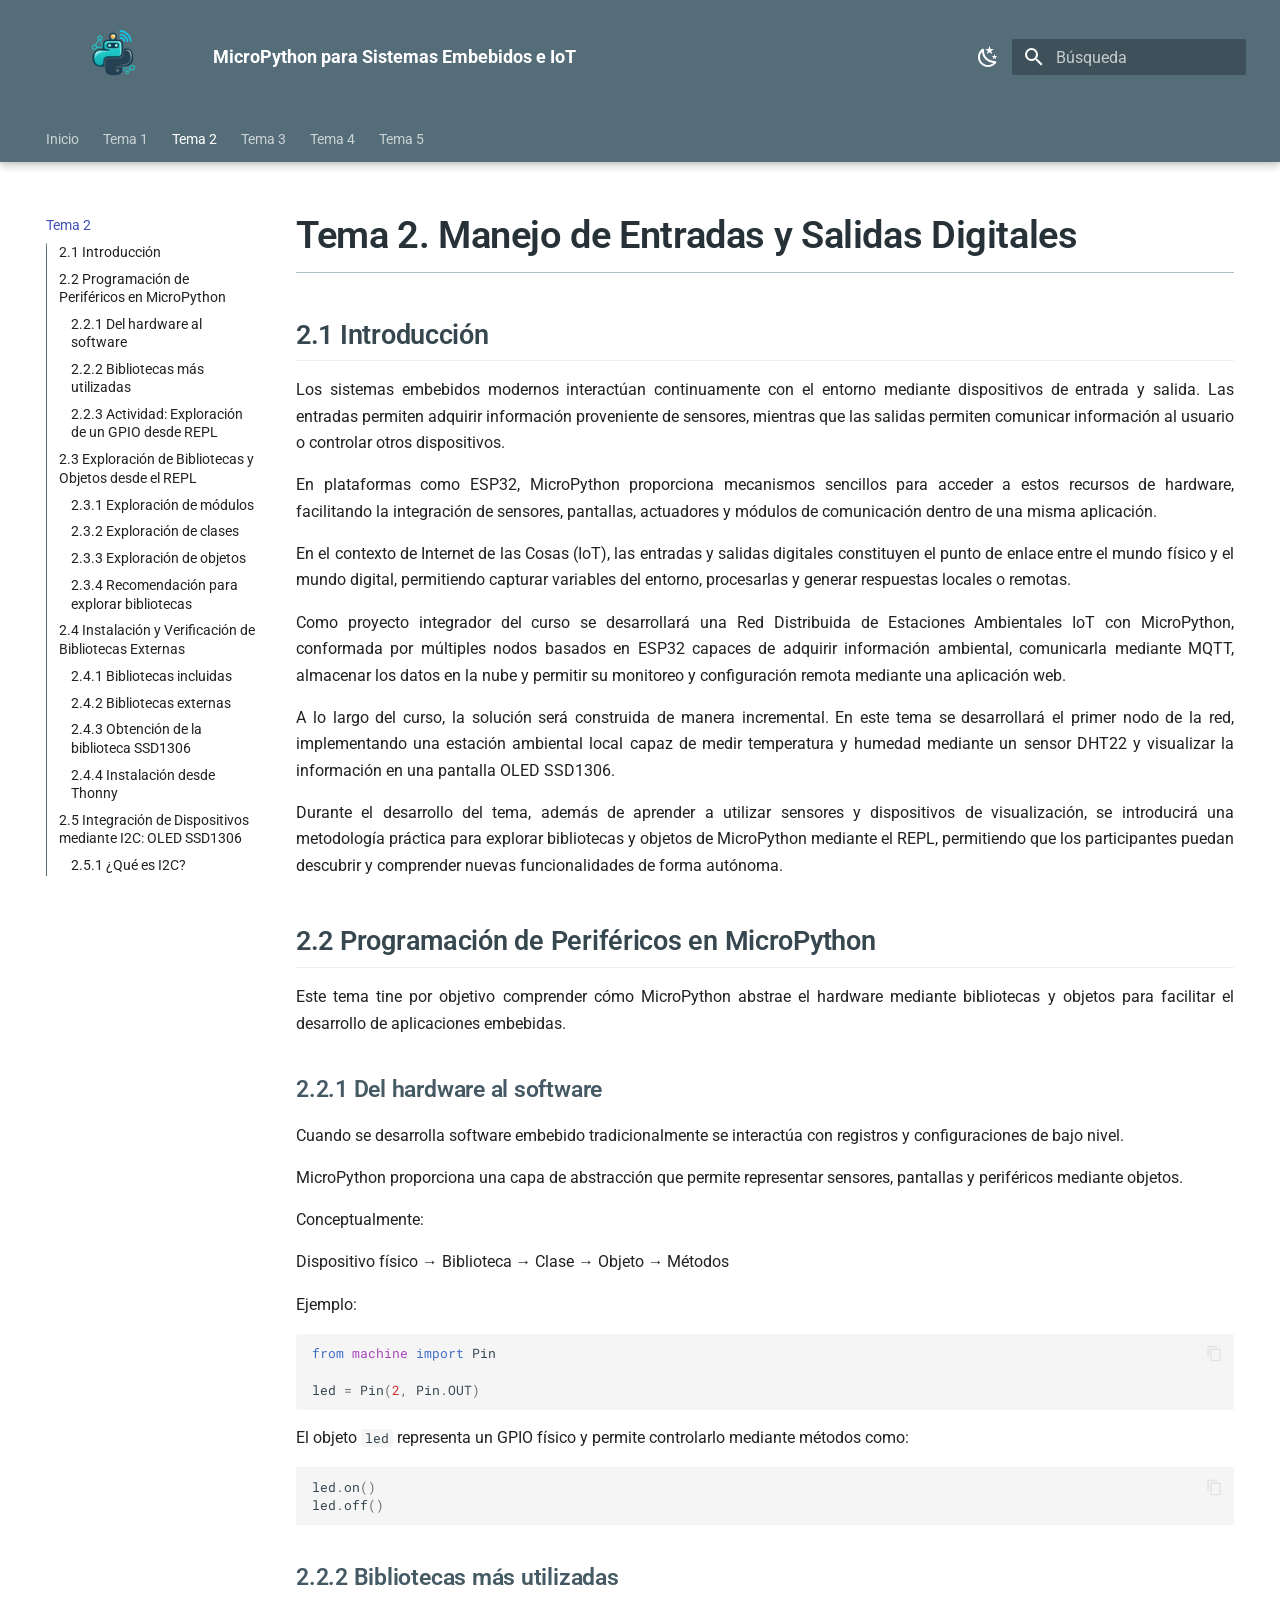
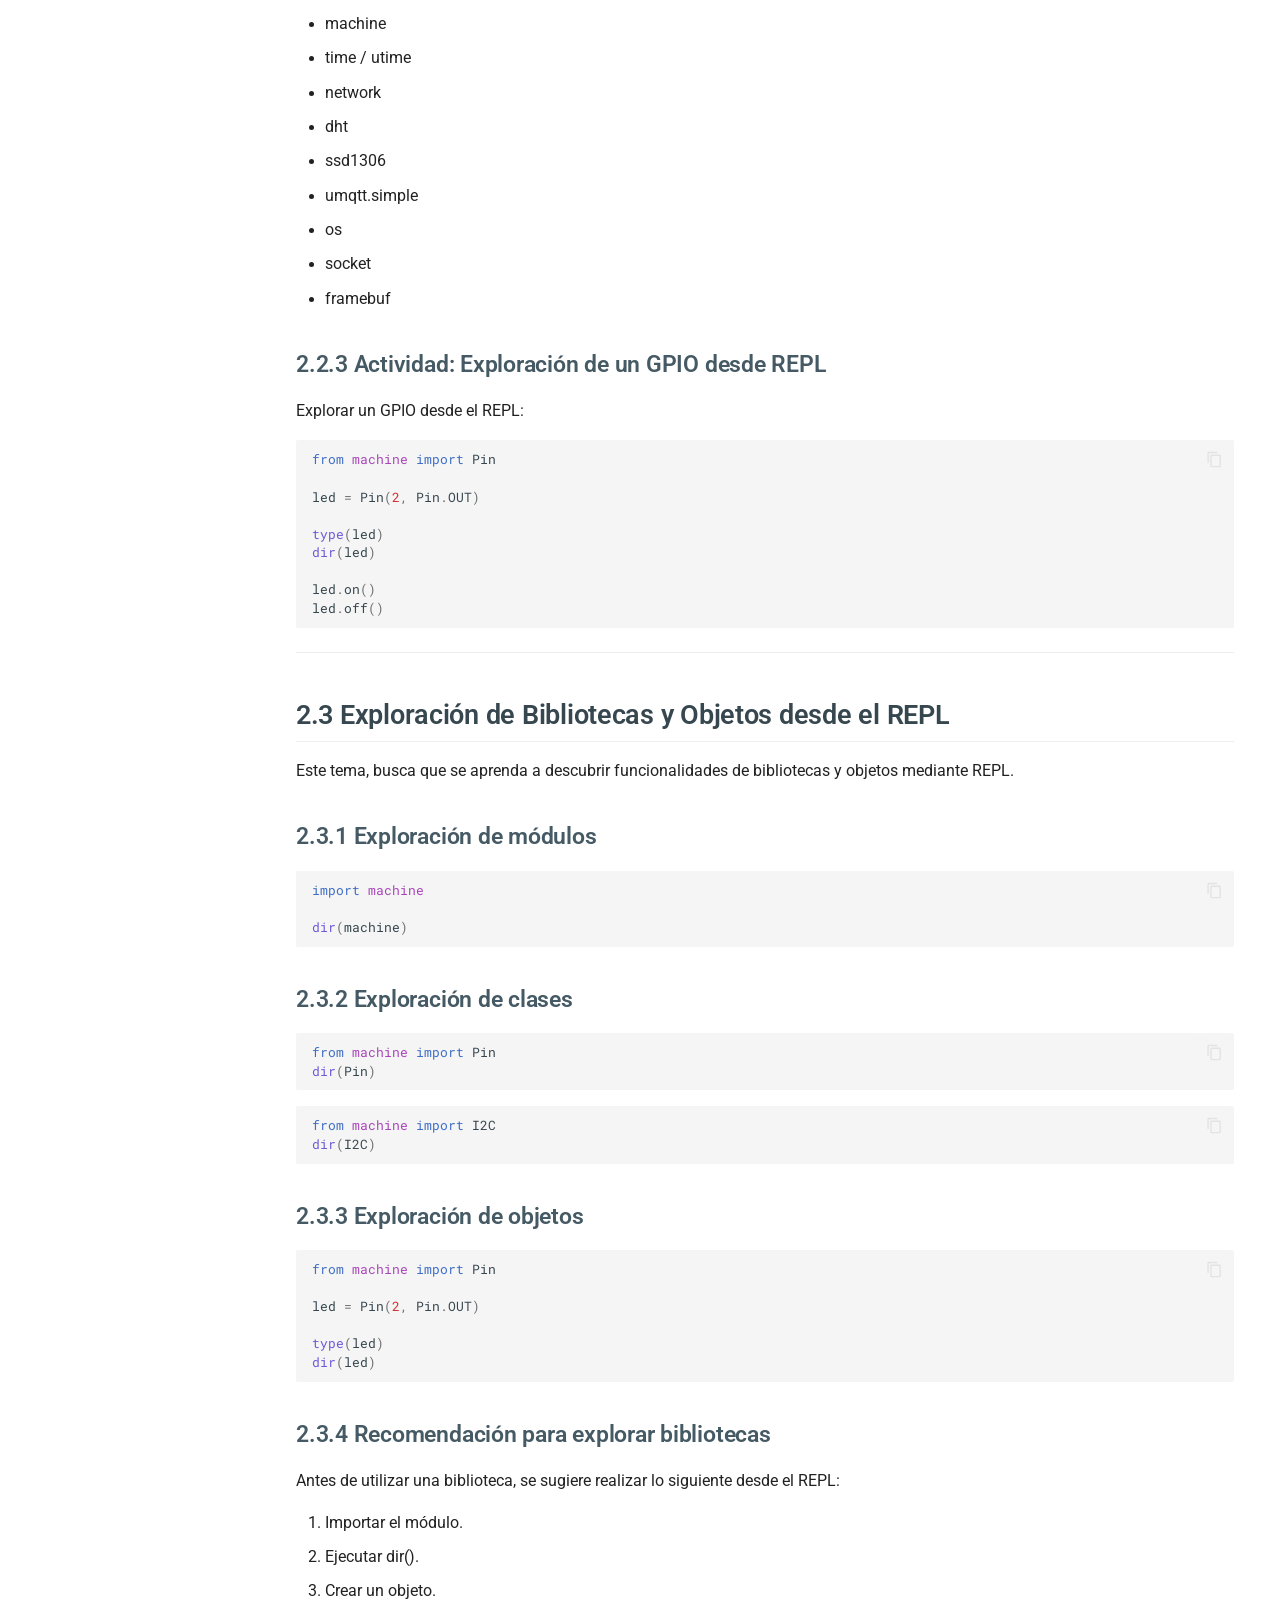
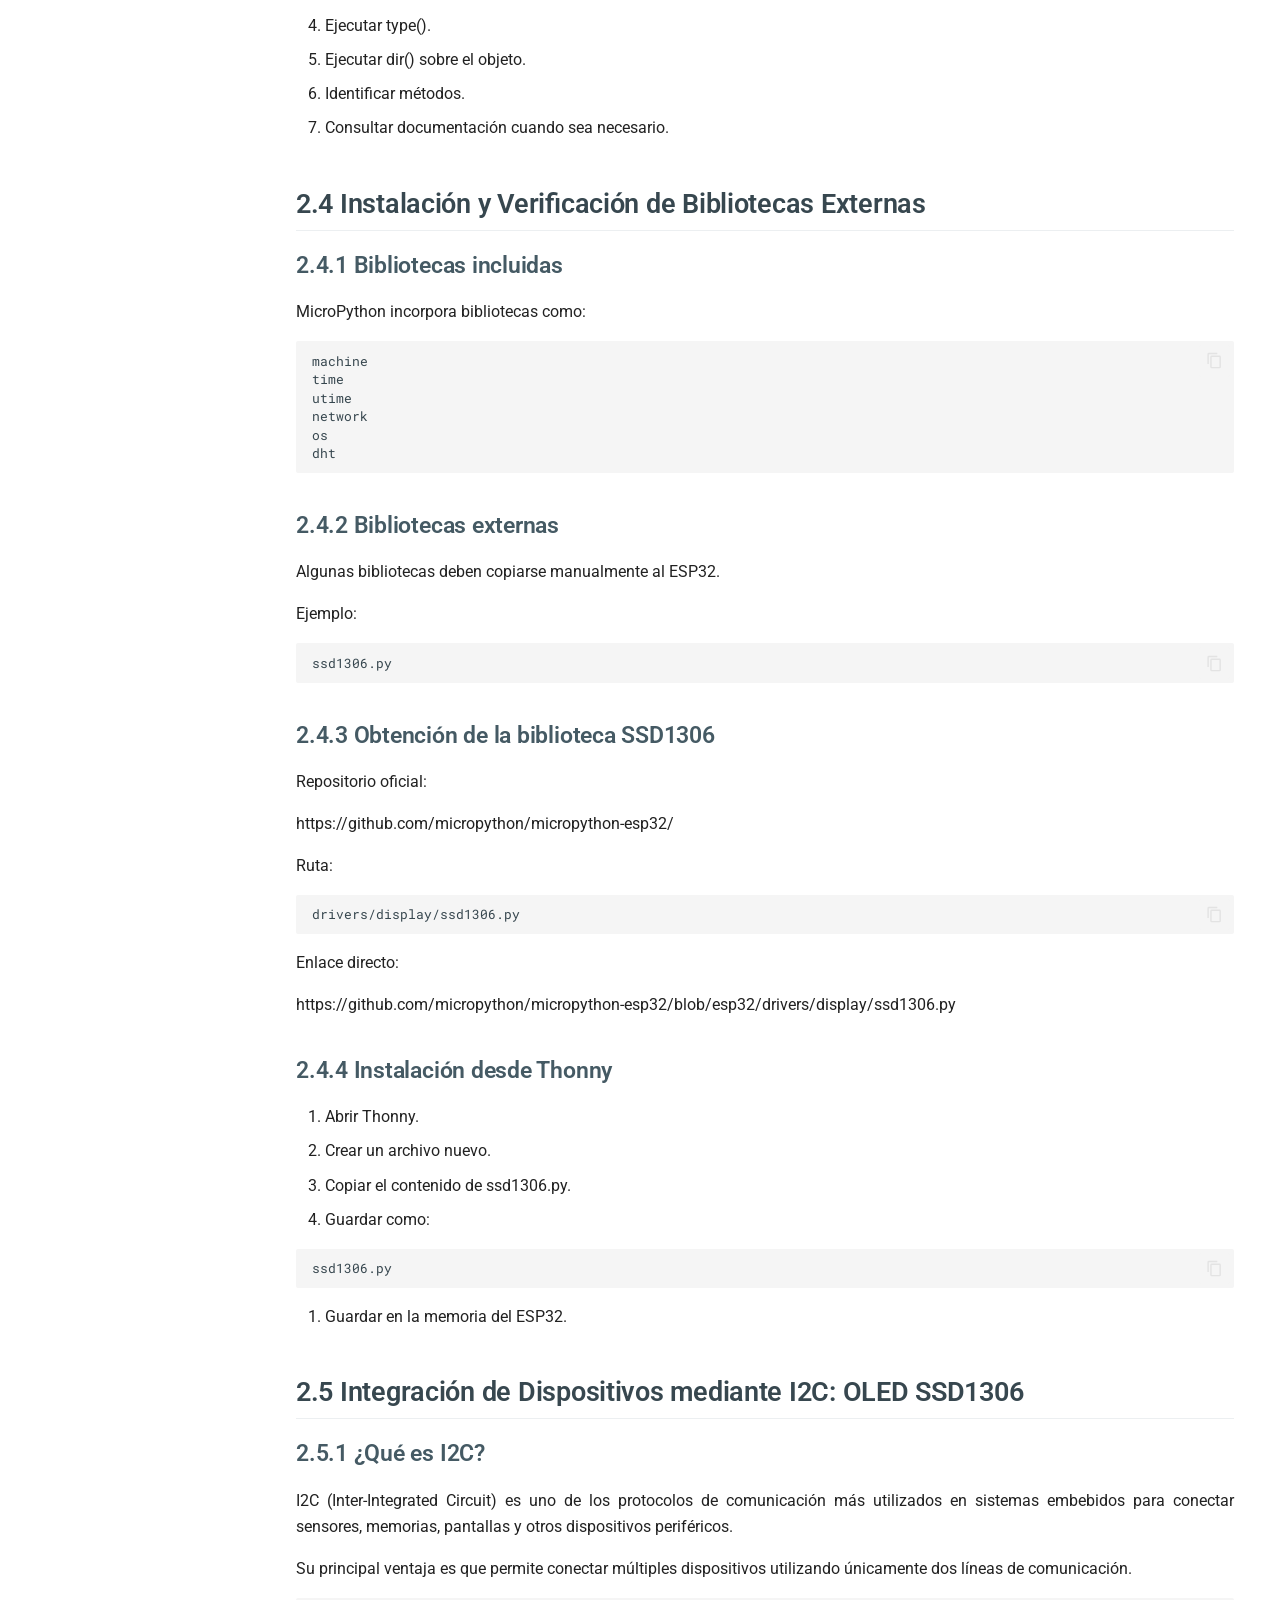
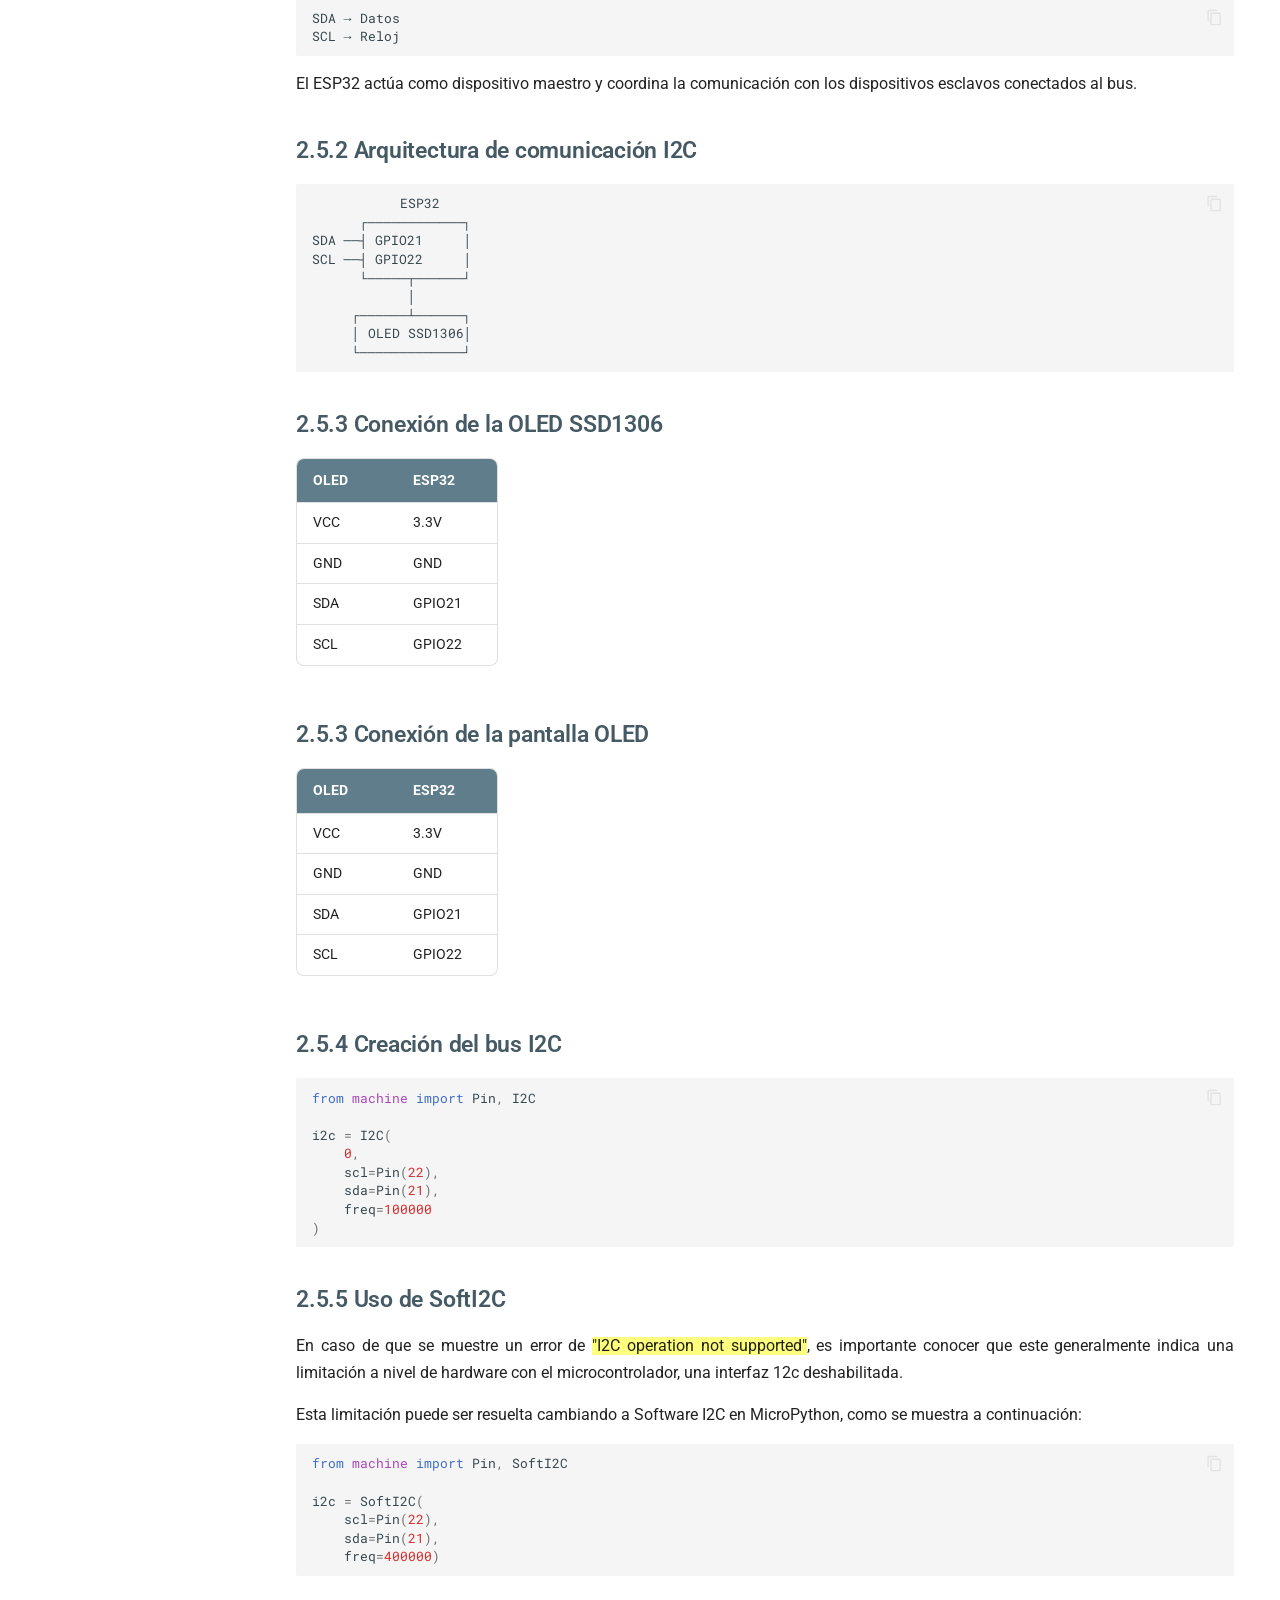
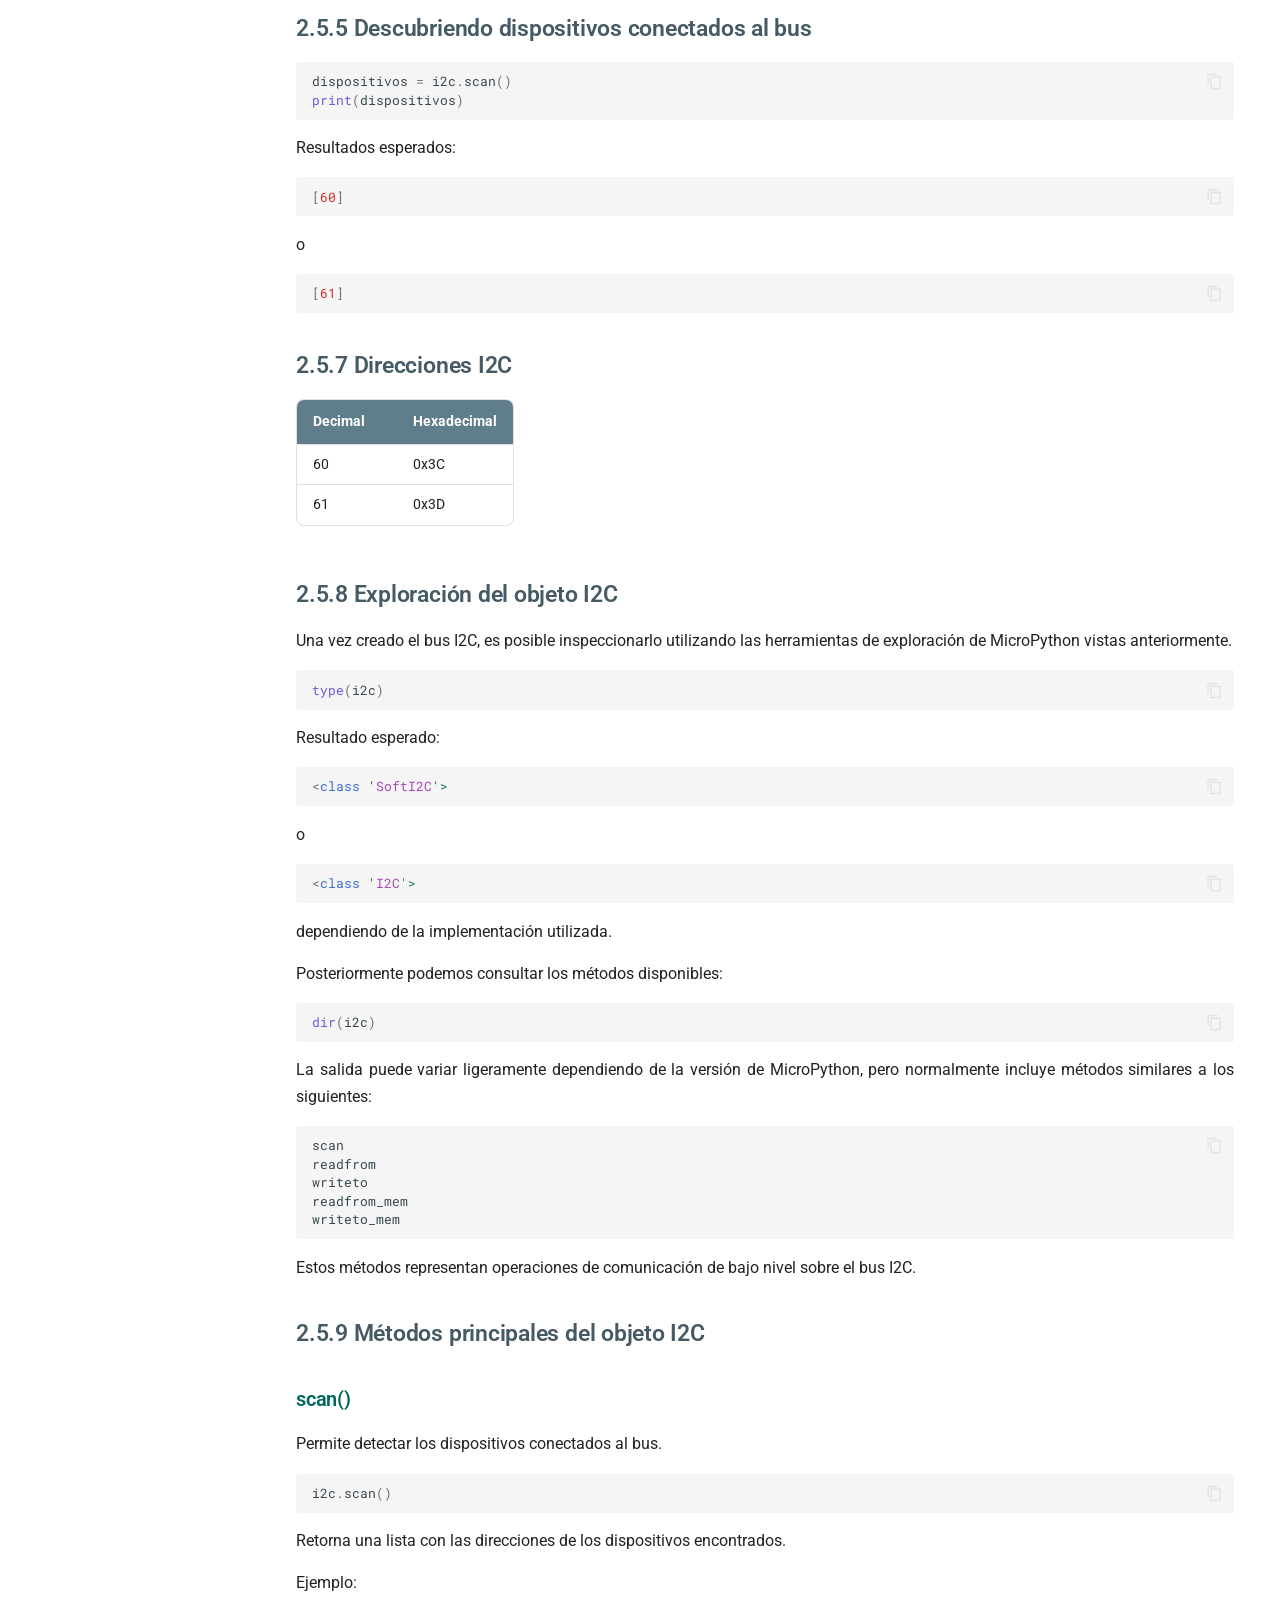
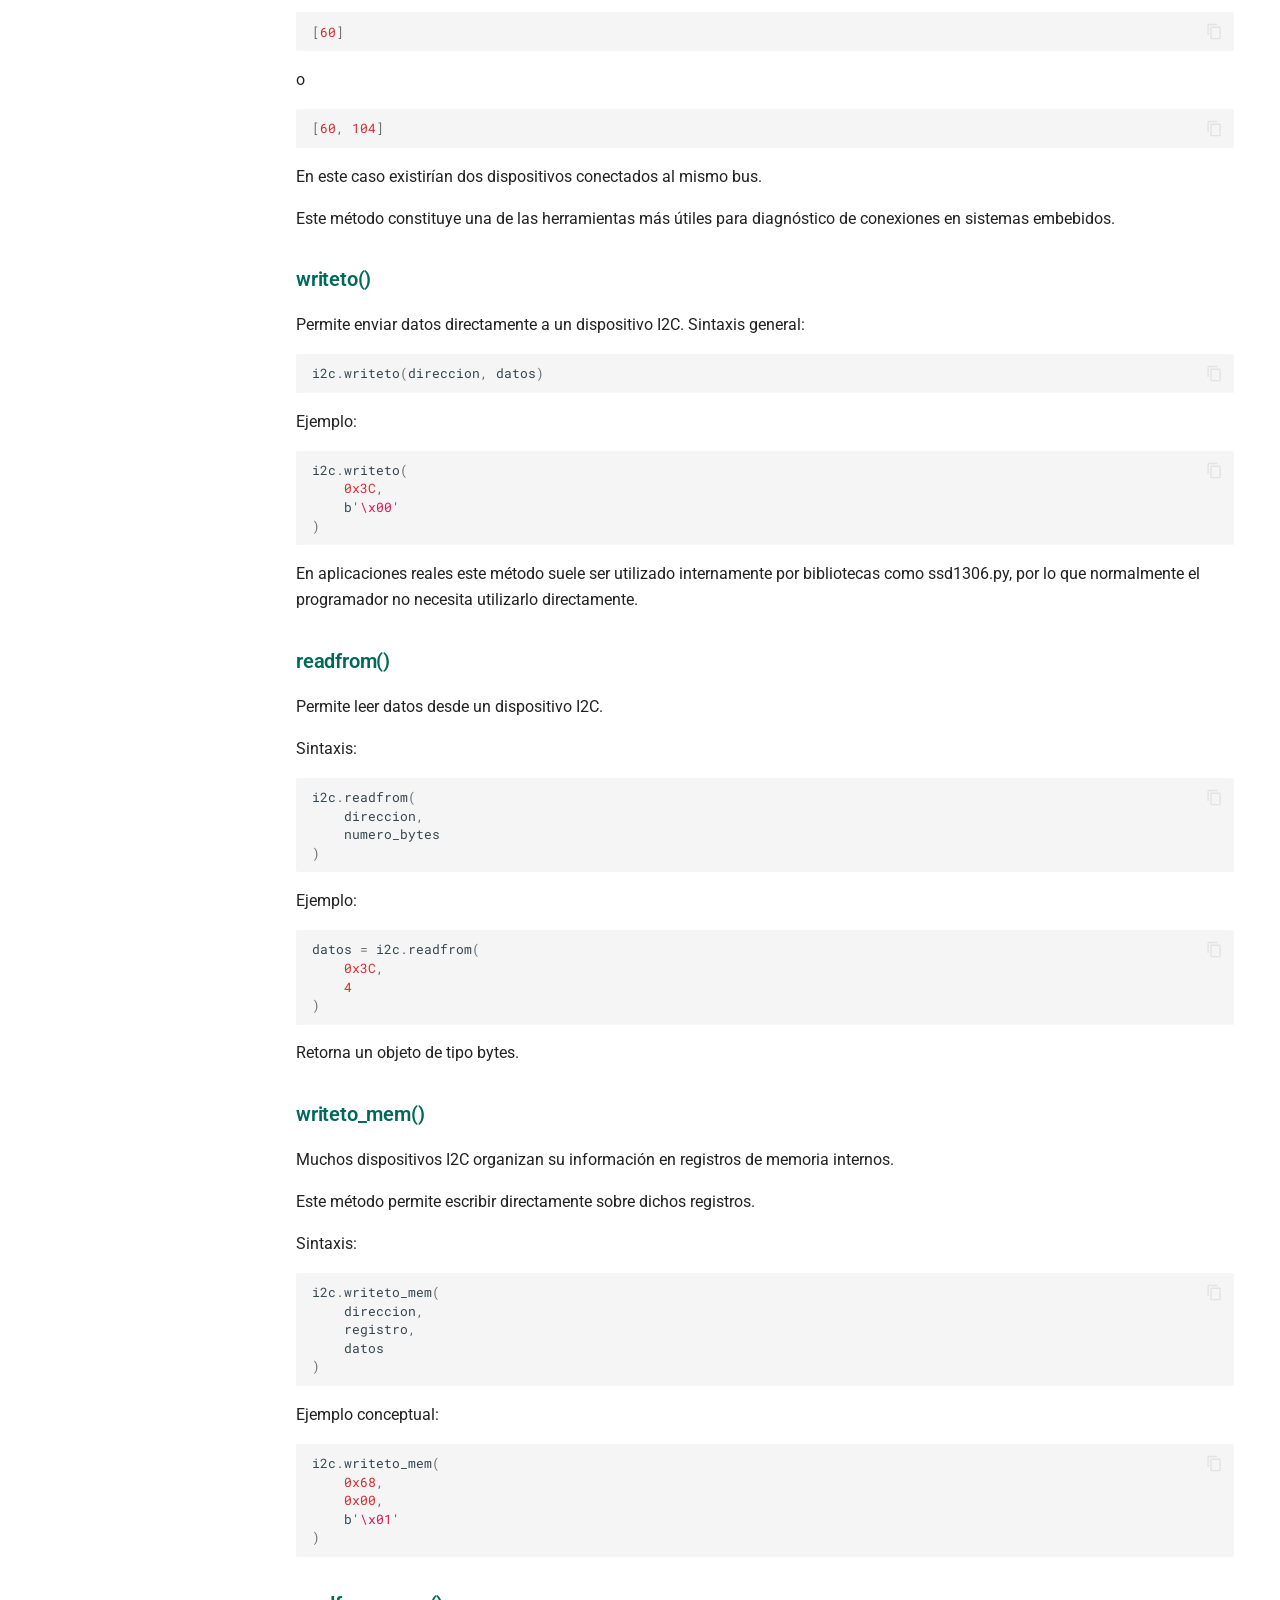
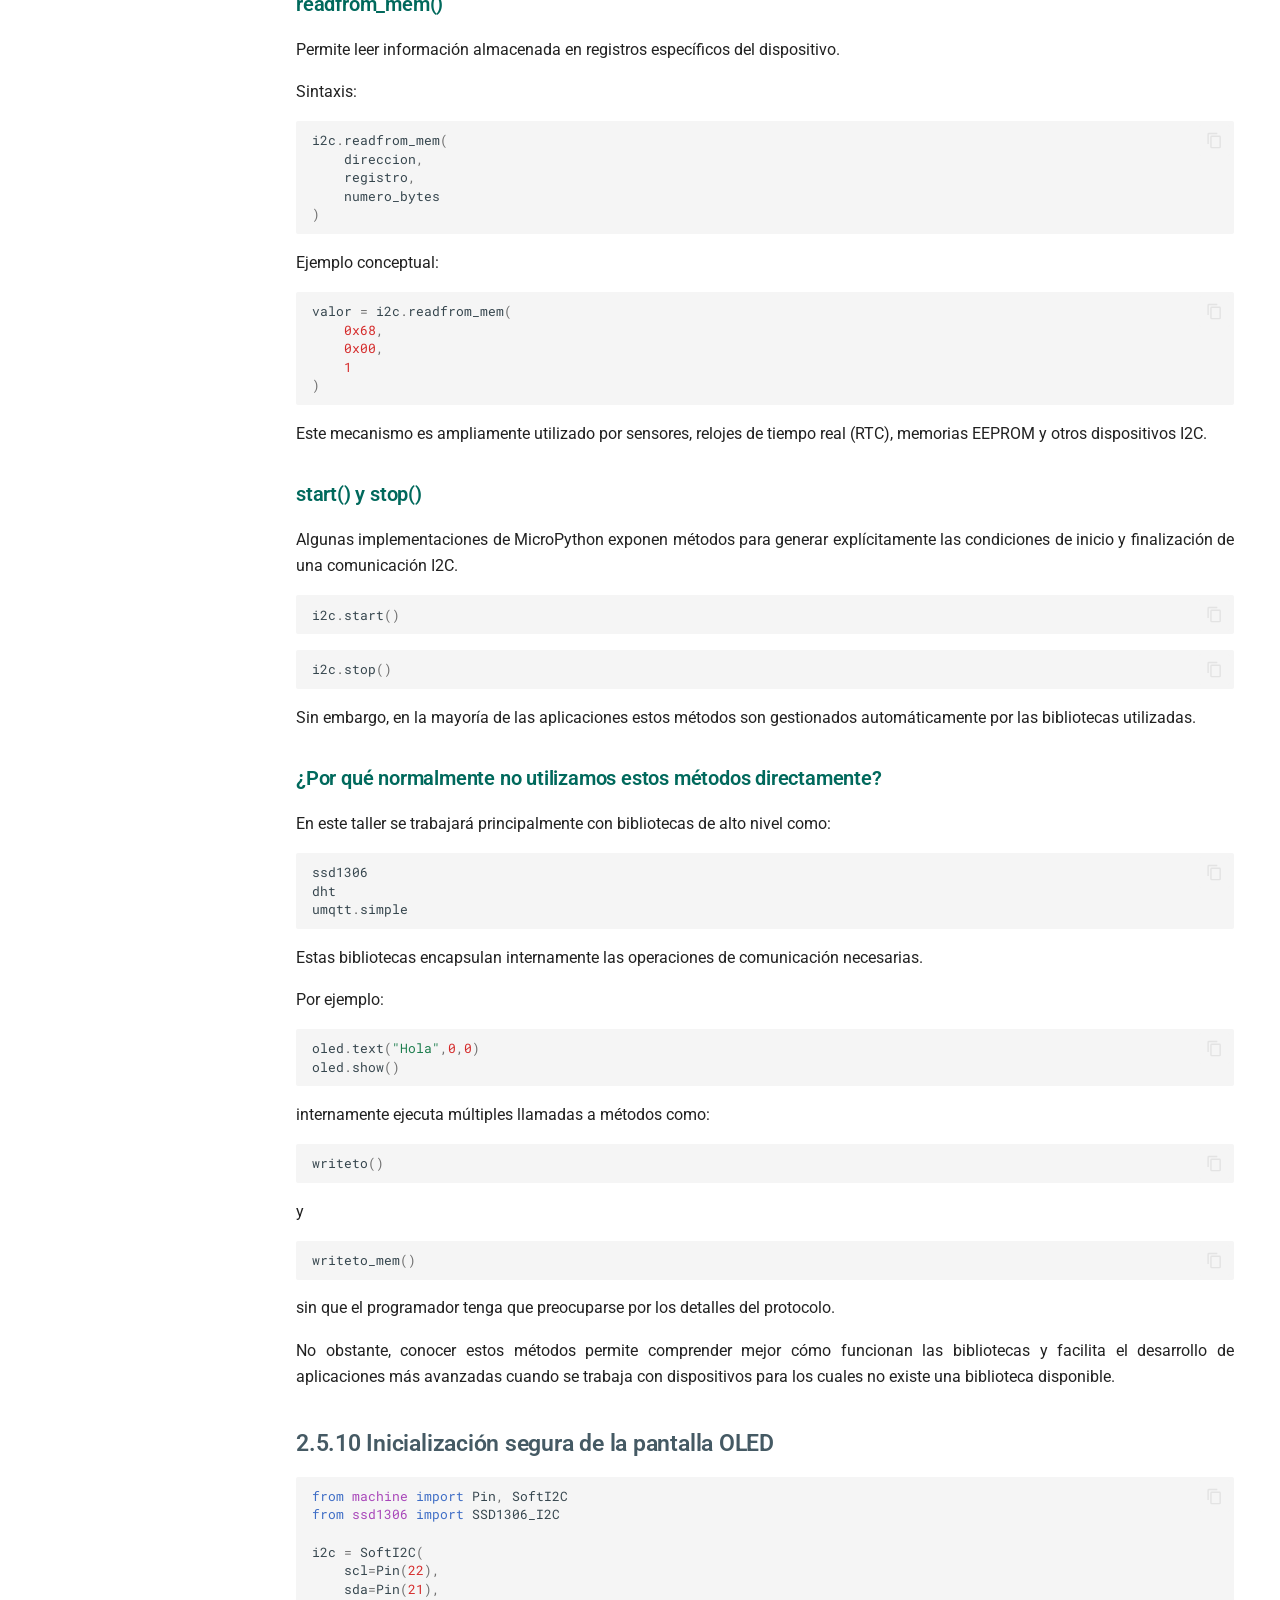
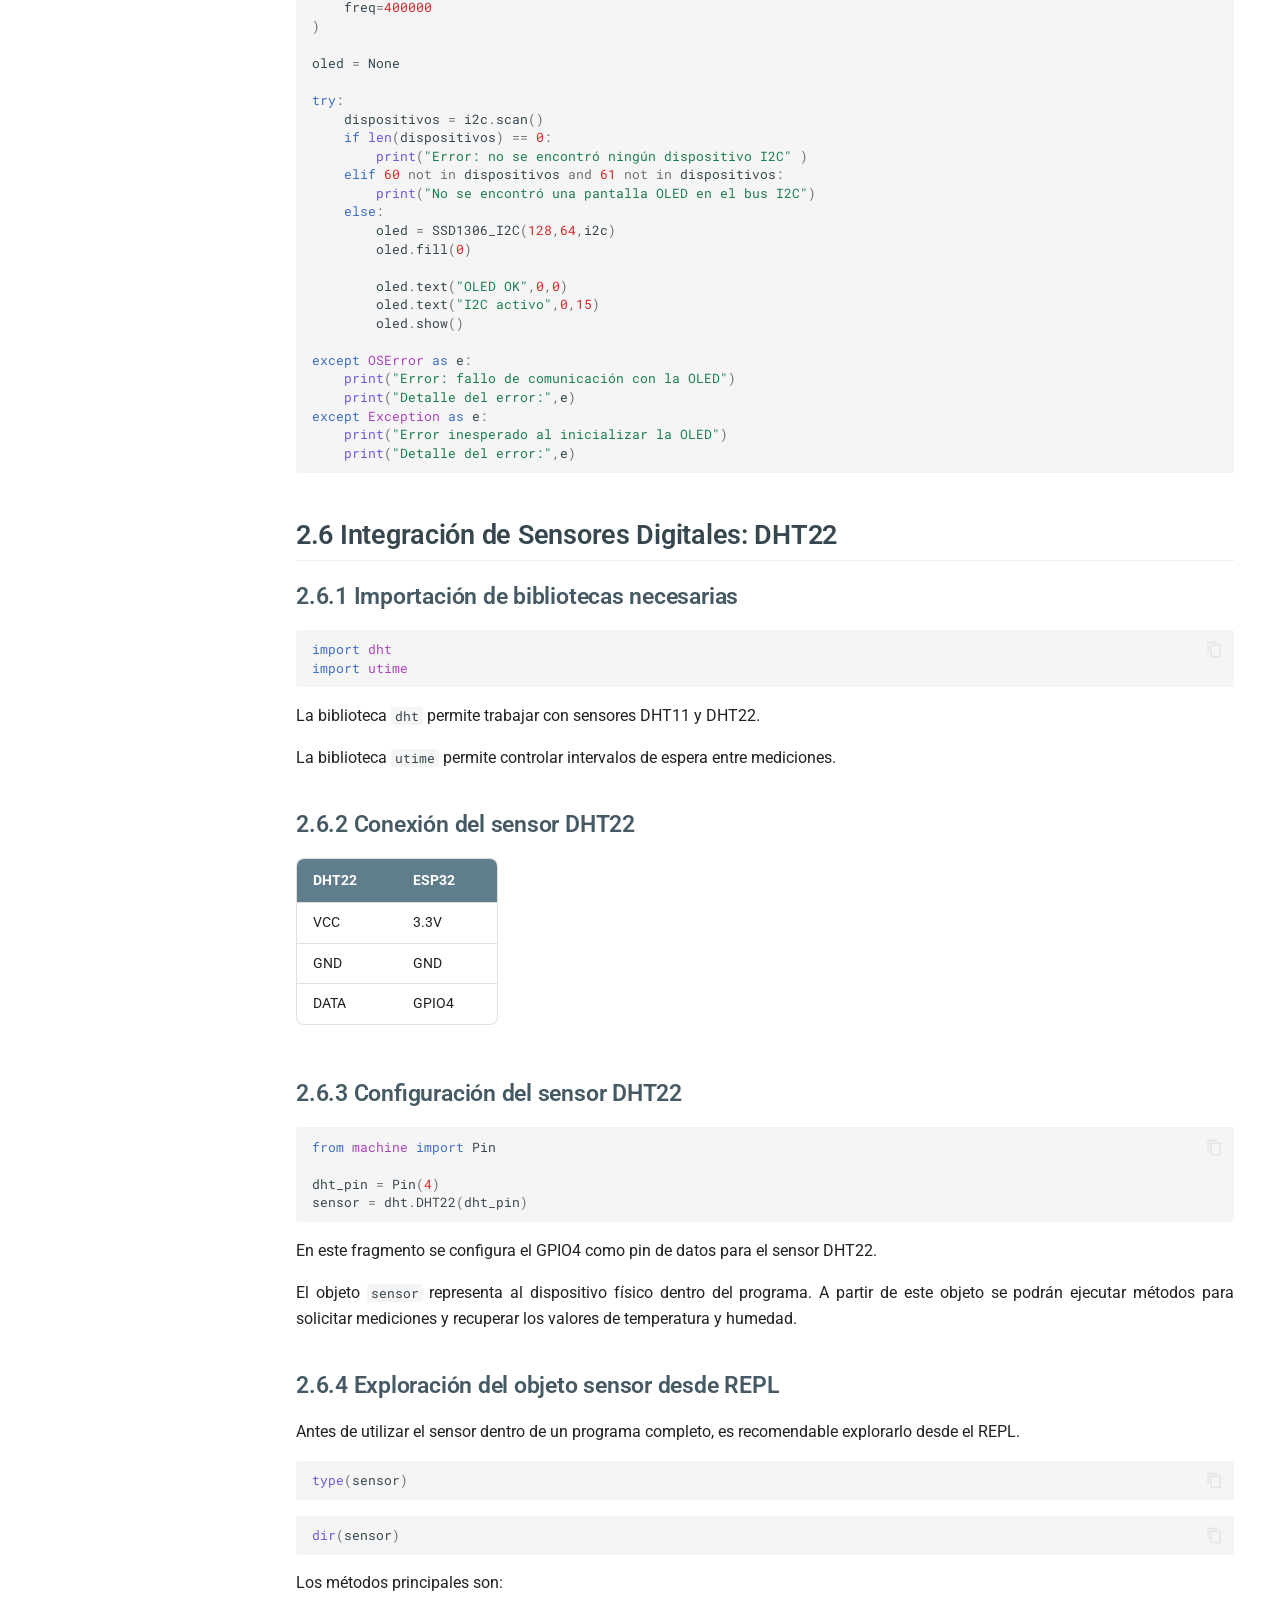
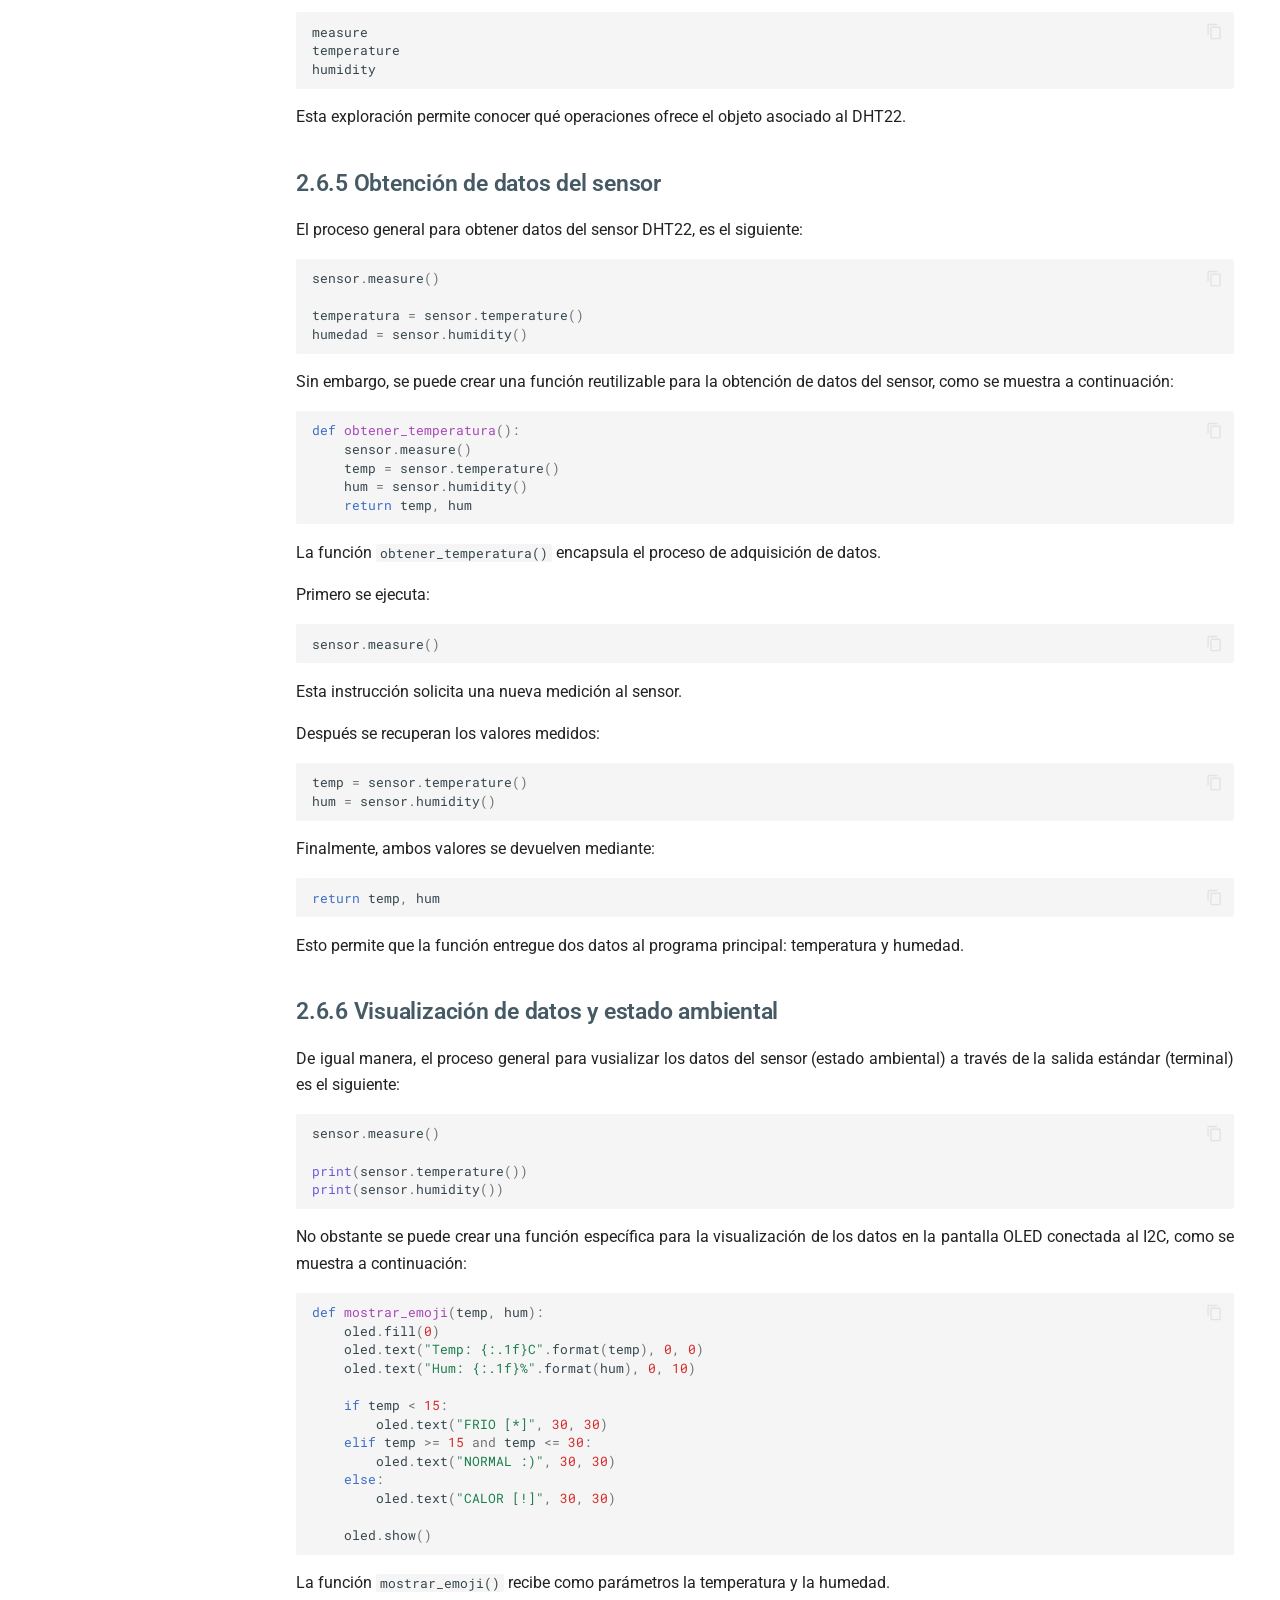
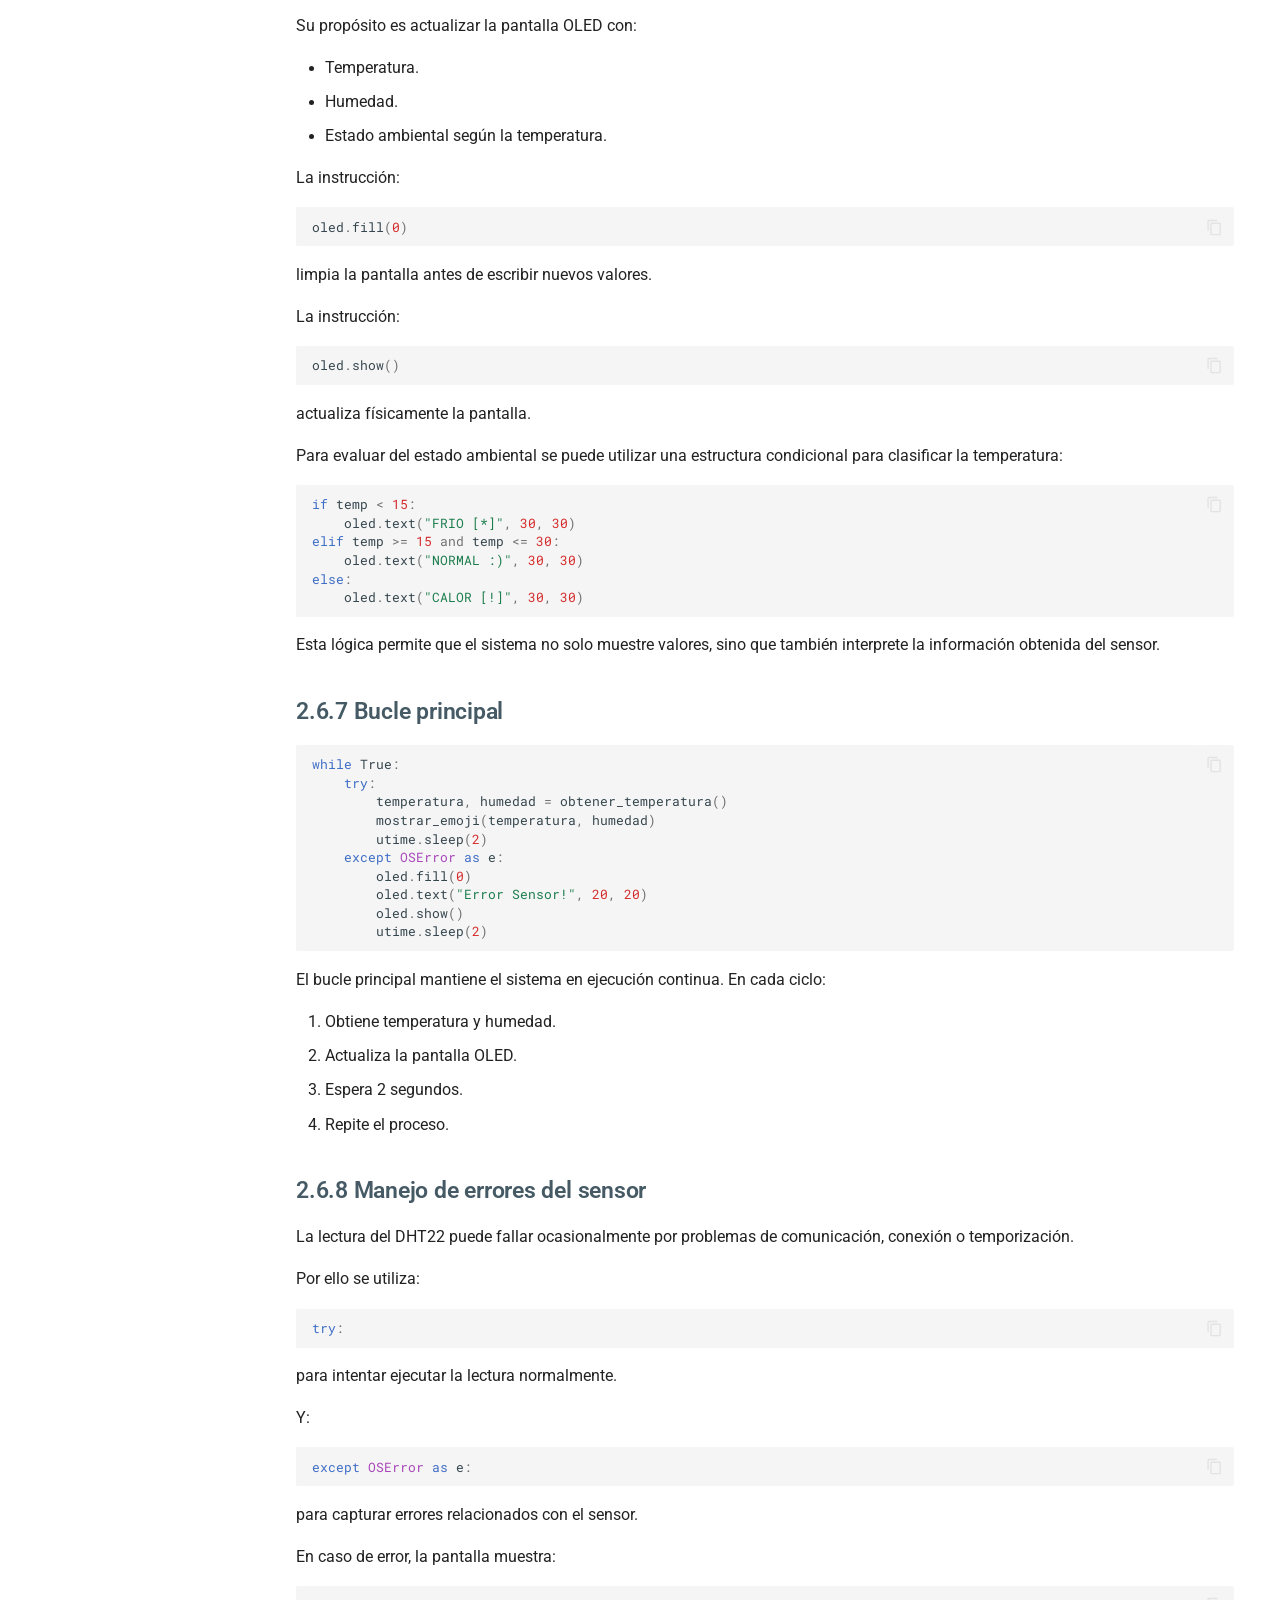
<file: tema2/tema2/index.html>
<!doctype html>
<html lang="es" class="no-js">
  <head>
    
      <meta charset="utf-8">
      <meta name="viewport" content="width=device-width,initial-scale=1">
      
      
        <meta name="author" content="Patricia Elizabeth Figueroa MIllán , Ismael Amezcua Valdovinos">
      
      
        <link rel="canonical" href="https://micropython.elizabethfigueroa.com/tema2/tema2/">
      
      
        <link rel="prev" href="../../tema1/tema1/">
      
      
        <link rel="next" href="../../tema3/tema3/">
      
      
        
      
      
      <link rel="icon" href="../../assets/logo.png">
      <meta name="generator" content="mkdocs-1.6.1, mkdocs-material-9.7.6">
    
    
      
        <title>Tema 2 - MicroPython para Sistemas Embebidos e IoT</title>
      
    
    
      <link rel="stylesheet" href="../../assets/stylesheets/main.484c7ddc.min.css">
      
        
        <link rel="stylesheet" href="../../assets/stylesheets/palette.ab4e12ef.min.css">
      
      


    
    
      
    
    
      
        
        
        <link rel="preconnect" href="https://fonts.gstatic.com" crossorigin>
        <link rel="stylesheet" href="https://fonts.googleapis.com/css?family=Roboto:300,300i,400,400i,700,700i%7CRoboto+Mono:400,400i,700,700i&display=fallback">
        <style>:root{--md-text-font:"Roboto";--md-code-font:"Roboto Mono"}</style>
      
    
    
      <link rel="stylesheet" href="../../stylesheets/extra.css">
    
    <script>__md_scope=new URL("../..",location),__md_hash=e=>[...e].reduce(((e,_)=>(e<<5)-e+_.charCodeAt(0)),0),__md_get=(e,_=localStorage,t=__md_scope)=>JSON.parse(_.getItem(t.pathname+"."+e)),__md_set=(e,_,t=localStorage,a=__md_scope)=>{try{t.setItem(a.pathname+"."+e,JSON.stringify(_))}catch(e){}}</script>
    
      

    
    
  </head>
  
  
    
    
      
    
    
    
    
    <body dir="ltr" data-md-color-scheme="default" data-md-color-primary="blue-grey" data-md-color-accent="cyan">
  
    
    <input class="md-toggle" data-md-toggle="drawer" type="checkbox" id="__drawer" autocomplete="off">
    <input class="md-toggle" data-md-toggle="search" type="checkbox" id="__search" autocomplete="off">
    <label class="md-overlay" for="__drawer"></label>
    <div data-md-component="skip">
      
        
        <a href="#tema-2-manejo-de-entradas-y-salidas-digitales" class="md-skip">
          Saltar a contenido
        </a>
      
    </div>
    <div data-md-component="announce">
      
    </div>
    
    
      

  

<header class="md-header md-header--shadow md-header--lifted" data-md-component="header">
  <nav class="md-header__inner md-grid" aria-label="Cabecera">
    <a href="../.." title="MicroPython para Sistemas Embebidos e IoT" class="md-header__button md-logo" aria-label="MicroPython para Sistemas Embebidos e IoT" data-md-component="logo">
      
  <img src="../../assets/logo.png" alt="logo">

    </a>
    <label class="md-header__button md-icon" for="__drawer">
      
      <svg xmlns="http://www.w3.org/2000/svg" viewBox="0 0 24 24"><path d="M3 6h18v2H3zm0 5h18v2H3zm0 5h18v2H3z"/></svg>
    </label>
    <div class="md-header__title" data-md-component="header-title">
      <div class="md-header__ellipsis">
        <div class="md-header__topic">
          <span class="md-ellipsis">
            MicroPython para Sistemas Embebidos e IoT
          </span>
        </div>
        <div class="md-header__topic" data-md-component="header-topic">
          <span class="md-ellipsis">
            
              Tema 2
            
          </span>
        </div>
      </div>
    </div>
    
      
        <form class="md-header__option" data-md-component="palette">
  
    
    
    
    <input class="md-option" data-md-color-media="" data-md-color-scheme="default" data-md-color-primary="blue-grey" data-md-color-accent="cyan"  aria-label="Cambiar a modo oscuro"  type="radio" name="__palette" id="__palette_0">
    
      <label class="md-header__button md-icon" title="Cambiar a modo oscuro" for="__palette_1" hidden>
        <svg xmlns="http://www.w3.org/2000/svg" viewBox="0 0 24 24"><path d="m17.75 4.09-2.53 1.94.91 3.06-2.63-1.81-2.63 1.81.91-3.06-2.53-1.94L12.44 4l1.06-3 1.06 3zm3.5 6.91-1.64 1.25.59 1.98-1.7-1.17-1.7 1.17.59-1.98L15.75 11l2.06-.05L18.5 9l.69 1.95zm-2.28 4.95c.83-.08 1.72 1.1 1.19 1.85-.32.45-.66.87-1.08 1.27C15.17 23 8.84 23 4.94 19.07c-3.91-3.9-3.91-10.24 0-14.14.4-.4.82-.76 1.27-1.08.75-.53 1.93.36 1.85 1.19-.27 2.86.69 5.83 2.89 8.02a9.96 9.96 0 0 0 8.02 2.89m-1.64 2.02a12.08 12.08 0 0 1-7.8-3.47c-2.17-2.19-3.33-5-3.49-7.82-2.81 3.14-2.7 7.96.31 10.98 3.02 3.01 7.84 3.12 10.98.31"/></svg>
      </label>
    
  
    
    
    
    <input class="md-option" data-md-color-media="" data-md-color-scheme="slate" data-md-color-primary="blue-grey" data-md-color-accent="cyan"  aria-label="Cambiar a modo claro"  type="radio" name="__palette" id="__palette_1">
    
      <label class="md-header__button md-icon" title="Cambiar a modo claro" for="__palette_0" hidden>
        <svg xmlns="http://www.w3.org/2000/svg" viewBox="0 0 24 24"><path d="M12 7a5 5 0 0 1 5 5 5 5 0 0 1-5 5 5 5 0 0 1-5-5 5 5 0 0 1 5-5m0 2a3 3 0 0 0-3 3 3 3 0 0 0 3 3 3 3 0 0 0 3-3 3 3 0 0 0-3-3m0-7 2.39 3.42C13.65 5.15 12.84 5 12 5s-1.65.15-2.39.42zM3.34 7l4.16-.35A7.2 7.2 0 0 0 5.94 8.5c-.44.74-.69 1.5-.83 2.29zm.02 10 1.76-3.77a7.131 7.131 0 0 0 2.38 4.14zM20.65 7l-1.77 3.79a7.02 7.02 0 0 0-2.38-4.15zm-.01 10-4.14.36c.59-.51 1.12-1.14 1.54-1.86.42-.73.69-1.5.83-2.29zM12 22l-2.41-3.44c.74.27 1.55.44 2.41.44.82 0 1.63-.17 2.37-.44z"/></svg>
      </label>
    
  
</form>
      
    
    
      <script>var palette=__md_get("__palette");if(palette&&palette.color){if("(prefers-color-scheme)"===palette.color.media){var media=matchMedia("(prefers-color-scheme: light)"),input=document.querySelector(media.matches?"[data-md-color-media='(prefers-color-scheme: light)']":"[data-md-color-media='(prefers-color-scheme: dark)']");palette.color.media=input.getAttribute("data-md-color-media"),palette.color.scheme=input.getAttribute("data-md-color-scheme"),palette.color.primary=input.getAttribute("data-md-color-primary"),palette.color.accent=input.getAttribute("data-md-color-accent")}for(var[key,value]of Object.entries(palette.color))document.body.setAttribute("data-md-color-"+key,value)}</script>
    
    
    
      
      
        <label class="md-header__button md-icon" for="__search">
          
          <svg xmlns="http://www.w3.org/2000/svg" viewBox="0 0 24 24"><path d="M9.5 3A6.5 6.5 0 0 1 16 9.5c0 1.61-.59 3.09-1.56 4.23l.27.27h.79l5 5-1.5 1.5-5-5v-.79l-.27-.27A6.52 6.52 0 0 1 9.5 16 6.5 6.5 0 0 1 3 9.5 6.5 6.5 0 0 1 9.5 3m0 2C7 5 5 7 5 9.5S7 14 9.5 14 14 12 14 9.5 12 5 9.5 5"/></svg>
        </label>
        <div class="md-search" data-md-component="search" role="dialog">
  <label class="md-search__overlay" for="__search"></label>
  <div class="md-search__inner" role="search">
    <form class="md-search__form" name="search">
      <input type="text" class="md-search__input" name="query" aria-label="Búsqueda" placeholder="Búsqueda" autocapitalize="off" autocorrect="off" autocomplete="off" spellcheck="false" data-md-component="search-query" required>
      <label class="md-search__icon md-icon" for="__search">
        
        <svg xmlns="http://www.w3.org/2000/svg" viewBox="0 0 24 24"><path d="M9.5 3A6.5 6.5 0 0 1 16 9.5c0 1.61-.59 3.09-1.56 4.23l.27.27h.79l5 5-1.5 1.5-5-5v-.79l-.27-.27A6.52 6.52 0 0 1 9.5 16 6.5 6.5 0 0 1 3 9.5 6.5 6.5 0 0 1 9.5 3m0 2C7 5 5 7 5 9.5S7 14 9.5 14 14 12 14 9.5 12 5 9.5 5"/></svg>
        
        <svg xmlns="http://www.w3.org/2000/svg" viewBox="0 0 24 24"><path d="M20 11v2H8l5.5 5.5-1.42 1.42L4.16 12l7.92-7.92L13.5 5.5 8 11z"/></svg>
      </label>
      <nav class="md-search__options" aria-label="Buscar">
        
        <button type="reset" class="md-search__icon md-icon" title="Limpiar" aria-label="Limpiar" tabindex="-1">
          
          <svg xmlns="http://www.w3.org/2000/svg" viewBox="0 0 24 24"><path d="M19 6.41 17.59 5 12 10.59 6.41 5 5 6.41 10.59 12 5 17.59 6.41 19 12 13.41 17.59 19 19 17.59 13.41 12z"/></svg>
        </button>
      </nav>
      
    </form>
    <div class="md-search__output">
      <div class="md-search__scrollwrap" tabindex="0" data-md-scrollfix>
        <div class="md-search-result" data-md-component="search-result">
          <div class="md-search-result__meta">
            Inicializando búsqueda
          </div>
          <ol class="md-search-result__list" role="presentation"></ol>
        </div>
      </div>
    </div>
  </div>
</div>
      
    
    
  </nav>
  
    
      
<nav class="md-tabs" aria-label="Pestañas" data-md-component="tabs">
  <div class="md-grid">
    <ul class="md-tabs__list">
      
        
  
  
  
  
    <li class="md-tabs__item">
      <a href="../.." class="md-tabs__link">
        
  
  
    
  
  Inicio

      </a>
    </li>
  

      
        
  
  
  
  
    <li class="md-tabs__item">
      <a href="../../tema1/tema1/" class="md-tabs__link">
        
  
  
    
  
  Tema 1

      </a>
    </li>
  

      
        
  
  
  
    
  
  
    <li class="md-tabs__item md-tabs__item--active">
      <a href="./" class="md-tabs__link">
        
  
  
    
  
  Tema 2

      </a>
    </li>
  

      
        
  
  
  
  
    <li class="md-tabs__item">
      <a href="../../tema3/tema3/" class="md-tabs__link">
        
  
  
    
  
  Tema 3

      </a>
    </li>
  

      
        
  
  
  
  
    <li class="md-tabs__item">
      <a href="../../tema4/tema4/" class="md-tabs__link">
        
  
  
    
  
  Tema 4

      </a>
    </li>
  

      
        
  
  
  
  
    <li class="md-tabs__item">
      <a href="../../tema5/tema5/" class="md-tabs__link">
        
  
  
    
  
  Tema 5

      </a>
    </li>
  

      
    </ul>
  </div>
</nav>
    
  
</header>
    
    <div class="md-container" data-md-component="container">
      
      
        
      
      <main class="md-main" data-md-component="main">
        <div class="md-main__inner md-grid">
          
            
              
              <div class="md-sidebar md-sidebar--primary" data-md-component="sidebar" data-md-type="navigation" >
                <div class="md-sidebar__scrollwrap">
                  <div class="md-sidebar__inner">
                    


  


  

<nav class="md-nav md-nav--primary md-nav--lifted md-nav--integrated" aria-label="Navegación" data-md-level="0">
  <label class="md-nav__title" for="__drawer">
    <a href="../.." title="MicroPython para Sistemas Embebidos e IoT" class="md-nav__button md-logo" aria-label="MicroPython para Sistemas Embebidos e IoT" data-md-component="logo">
      
  <img src="../../assets/logo.png" alt="logo">

    </a>
    MicroPython para Sistemas Embebidos e IoT
  </label>
  
  <ul class="md-nav__list" data-md-scrollfix>
    
      
      
  
  
  
  
    <li class="md-nav__item">
      <a href="../.." class="md-nav__link">
        
  
  
  <span class="md-ellipsis">
    
  
    Inicio
  

    
  </span>
  
  

      </a>
    </li>
  

    
      
      
  
  
  
  
    <li class="md-nav__item">
      <a href="../../tema1/tema1/" class="md-nav__link">
        
  
  
  <span class="md-ellipsis">
    
  
    Tema 1
  

    
  </span>
  
  

      </a>
    </li>
  

    
      
      
  
  
    
  
  
  
    <li class="md-nav__item md-nav__item--active">
      
      <input class="md-nav__toggle md-toggle" type="checkbox" id="__toc">
      
      
        
      
      
        <label class="md-nav__link md-nav__link--active" for="__toc">
          
  
  
  <span class="md-ellipsis">
    
  
    Tema 2
  

    
  </span>
  
  

          <span class="md-nav__icon md-icon"></span>
        </label>
      
      <a href="./" class="md-nav__link md-nav__link--active">
        
  
  
  <span class="md-ellipsis">
    
  
    Tema 2
  

    
  </span>
  
  

      </a>
      
        

<nav class="md-nav md-nav--secondary" aria-label="Tabla de contenidos">
  
  
  
    
  
  
    <label class="md-nav__title" for="__toc">
      <span class="md-nav__icon md-icon"></span>
      Tabla de contenidos
    </label>
    <ul class="md-nav__list" data-md-component="toc" data-md-scrollfix>
      
        <li class="md-nav__item">
  <a href="#21-introduccion" class="md-nav__link">
    <span class="md-ellipsis">
      
        2.1 Introducción
      
    </span>
  </a>
  
</li>
      
        <li class="md-nav__item">
  <a href="#22-programacion-de-perifericos-en-micropython" class="md-nav__link">
    <span class="md-ellipsis">
      
        2.2 Programación de Periféricos en MicroPython
      
    </span>
  </a>
  
    <nav class="md-nav" aria-label="2.2 Programación de Periféricos en MicroPython">
      <ul class="md-nav__list">
        
          <li class="md-nav__item">
  <a href="#221-del-hardware-al-software" class="md-nav__link">
    <span class="md-ellipsis">
      
        2.2.1 Del hardware al software
      
    </span>
  </a>
  
</li>
        
          <li class="md-nav__item">
  <a href="#222-bibliotecas-mas-utilizadas" class="md-nav__link">
    <span class="md-ellipsis">
      
        2.2.2 Bibliotecas más utilizadas
      
    </span>
  </a>
  
</li>
        
          <li class="md-nav__item">
  <a href="#223-actividad-exploracion-de-un-gpio-desde-repl" class="md-nav__link">
    <span class="md-ellipsis">
      
        2.2.3 Actividad: Exploración de un GPIO desde REPL
      
    </span>
  </a>
  
</li>
        
      </ul>
    </nav>
  
</li>
      
        <li class="md-nav__item">
  <a href="#23-exploracion-de-bibliotecas-y-objetos-desde-el-repl" class="md-nav__link">
    <span class="md-ellipsis">
      
        2.3 Exploración de Bibliotecas y Objetos desde el REPL
      
    </span>
  </a>
  
    <nav class="md-nav" aria-label="2.3 Exploración de Bibliotecas y Objetos desde el REPL">
      <ul class="md-nav__list">
        
          <li class="md-nav__item">
  <a href="#231-exploracion-de-modulos" class="md-nav__link">
    <span class="md-ellipsis">
      
        2.3.1 Exploración de módulos
      
    </span>
  </a>
  
</li>
        
          <li class="md-nav__item">
  <a href="#232-exploracion-de-clases" class="md-nav__link">
    <span class="md-ellipsis">
      
        2.3.2 Exploración de clases
      
    </span>
  </a>
  
</li>
        
          <li class="md-nav__item">
  <a href="#233-exploracion-de-objetos" class="md-nav__link">
    <span class="md-ellipsis">
      
        2.3.3 Exploración de objetos
      
    </span>
  </a>
  
</li>
        
          <li class="md-nav__item">
  <a href="#234-recomendacion-para-explorar-bibliotecas" class="md-nav__link">
    <span class="md-ellipsis">
      
        2.3.4 Recomendación para explorar bibliotecas
      
    </span>
  </a>
  
</li>
        
      </ul>
    </nav>
  
</li>
      
        <li class="md-nav__item">
  <a href="#24-instalacion-y-verificacion-de-bibliotecas-externas" class="md-nav__link">
    <span class="md-ellipsis">
      
        2.4 Instalación y Verificación de Bibliotecas Externas
      
    </span>
  </a>
  
    <nav class="md-nav" aria-label="2.4 Instalación y Verificación de Bibliotecas Externas">
      <ul class="md-nav__list">
        
          <li class="md-nav__item">
  <a href="#241-bibliotecas-incluidas" class="md-nav__link">
    <span class="md-ellipsis">
      
        2.4.1 Bibliotecas incluidas
      
    </span>
  </a>
  
</li>
        
          <li class="md-nav__item">
  <a href="#242-bibliotecas-externas" class="md-nav__link">
    <span class="md-ellipsis">
      
        2.4.2 Bibliotecas externas
      
    </span>
  </a>
  
</li>
        
          <li class="md-nav__item">
  <a href="#243-obtencion-de-la-biblioteca-ssd1306" class="md-nav__link">
    <span class="md-ellipsis">
      
        2.4.3 Obtención de la biblioteca SSD1306
      
    </span>
  </a>
  
</li>
        
          <li class="md-nav__item">
  <a href="#244-instalacion-desde-thonny" class="md-nav__link">
    <span class="md-ellipsis">
      
        2.4.4 Instalación desde Thonny
      
    </span>
  </a>
  
</li>
        
      </ul>
    </nav>
  
</li>
      
        <li class="md-nav__item">
  <a href="#25-integracion-de-dispositivos-mediante-i2c-oled-ssd1306" class="md-nav__link">
    <span class="md-ellipsis">
      
        2.5 Integración de Dispositivos mediante I2C: OLED SSD1306
      
    </span>
  </a>
  
    <nav class="md-nav" aria-label="2.5 Integración de Dispositivos mediante I2C: OLED SSD1306">
      <ul class="md-nav__list">
        
          <li class="md-nav__item">
  <a href="#251-que-es-i2c" class="md-nav__link">
    <span class="md-ellipsis">
      
        2.5.1 ¿Qué es I2C?
      
    </span>
  </a>
  
</li>
        
          <li class="md-nav__item">
  <a href="#252-arquitectura-de-comunicacion-i2c" class="md-nav__link">
    <span class="md-ellipsis">
      
        2.5.2 Arquitectura de comunicación I2C
      
    </span>
  </a>
  
</li>
        
          <li class="md-nav__item">
  <a href="#253-conexion-de-la-oled-ssd1306" class="md-nav__link">
    <span class="md-ellipsis">
      
        2.5.3 Conexión de la OLED SSD1306
      
    </span>
  </a>
  
</li>
        
          <li class="md-nav__item">
  <a href="#253-conexion-de-la-pantalla-oled" class="md-nav__link">
    <span class="md-ellipsis">
      
        2.5.3 Conexión de la pantalla OLED
      
    </span>
  </a>
  
</li>
        
          <li class="md-nav__item">
  <a href="#254-creacion-del-bus-i2c" class="md-nav__link">
    <span class="md-ellipsis">
      
        2.5.4 Creación del bus I2C
      
    </span>
  </a>
  
</li>
        
          <li class="md-nav__item">
  <a href="#255-uso-de-softi2c" class="md-nav__link">
    <span class="md-ellipsis">
      
        2.5.5 Uso de SoftI2C
      
    </span>
  </a>
  
</li>
        
          <li class="md-nav__item">
  <a href="#255-descubriendo-dispositivos-conectados-al-bus" class="md-nav__link">
    <span class="md-ellipsis">
      
        2.5.5 Descubriendo dispositivos conectados al bus
      
    </span>
  </a>
  
</li>
        
          <li class="md-nav__item">
  <a href="#257-direcciones-i2c" class="md-nav__link">
    <span class="md-ellipsis">
      
        2.5.7 Direcciones I2C
      
    </span>
  </a>
  
</li>
        
          <li class="md-nav__item">
  <a href="#258-exploracion-del-objeto-i2c" class="md-nav__link">
    <span class="md-ellipsis">
      
        2.5.8 Exploración del objeto I2C
      
    </span>
  </a>
  
</li>
        
          <li class="md-nav__item">
  <a href="#259-metodos-principales-del-objeto-i2c" class="md-nav__link">
    <span class="md-ellipsis">
      
        2.5.9 Métodos principales del objeto I2C
      
    </span>
  </a>
  
    <nav class="md-nav" aria-label="2.5.9 Métodos principales del objeto I2C">
      <ul class="md-nav__list">
        
          <li class="md-nav__item">
  <a href="#scan" class="md-nav__link">
    <span class="md-ellipsis">
      
        scan()
      
    </span>
  </a>
  
</li>
        
          <li class="md-nav__item">
  <a href="#writeto" class="md-nav__link">
    <span class="md-ellipsis">
      
        writeto()
      
    </span>
  </a>
  
</li>
        
          <li class="md-nav__item">
  <a href="#readfrom" class="md-nav__link">
    <span class="md-ellipsis">
      
        readfrom()
      
    </span>
  </a>
  
</li>
        
          <li class="md-nav__item">
  <a href="#writeto_mem" class="md-nav__link">
    <span class="md-ellipsis">
      
        writeto_mem()
      
    </span>
  </a>
  
</li>
        
          <li class="md-nav__item">
  <a href="#readfrom_mem" class="md-nav__link">
    <span class="md-ellipsis">
      
        readfrom_mem()
      
    </span>
  </a>
  
</li>
        
          <li class="md-nav__item">
  <a href="#start-y-stop" class="md-nav__link">
    <span class="md-ellipsis">
      
        start() y stop()
      
    </span>
  </a>
  
</li>
        
          <li class="md-nav__item">
  <a href="#por-que-normalmente-no-utilizamos-estos-metodos-directamente" class="md-nav__link">
    <span class="md-ellipsis">
      
        ¿Por qué normalmente no utilizamos estos métodos directamente?
      
    </span>
  </a>
  
</li>
        
      </ul>
    </nav>
  
</li>
        
          <li class="md-nav__item">
  <a href="#2510-inicializacion-segura-de-la-pantalla-oled" class="md-nav__link">
    <span class="md-ellipsis">
      
        2.5.10 Inicialización segura de la pantalla OLED
      
    </span>
  </a>
  
</li>
        
      </ul>
    </nav>
  
</li>
      
        <li class="md-nav__item">
  <a href="#26-integracion-de-sensores-digitales-dht22" class="md-nav__link">
    <span class="md-ellipsis">
      
        2.6 Integración de Sensores Digitales: DHT22
      
    </span>
  </a>
  
    <nav class="md-nav" aria-label="2.6 Integración de Sensores Digitales: DHT22">
      <ul class="md-nav__list">
        
          <li class="md-nav__item">
  <a href="#261-importacion-de-bibliotecas-necesarias" class="md-nav__link">
    <span class="md-ellipsis">
      
        2.6.1 Importación de bibliotecas necesarias
      
    </span>
  </a>
  
</li>
        
          <li class="md-nav__item">
  <a href="#262-conexion-del-sensor-dht22" class="md-nav__link">
    <span class="md-ellipsis">
      
        2.6.2 Conexión del sensor DHT22
      
    </span>
  </a>
  
</li>
        
          <li class="md-nav__item">
  <a href="#263-configuracion-del-sensor-dht22" class="md-nav__link">
    <span class="md-ellipsis">
      
        2.6.3 Configuración del sensor DHT22
      
    </span>
  </a>
  
</li>
        
          <li class="md-nav__item">
  <a href="#264-exploracion-del-objeto-sensor-desde-repl" class="md-nav__link">
    <span class="md-ellipsis">
      
        2.6.4 Exploración del objeto sensor desde REPL
      
    </span>
  </a>
  
</li>
        
          <li class="md-nav__item">
  <a href="#265-obtencion-de-datos-del-sensor" class="md-nav__link">
    <span class="md-ellipsis">
      
        2.6.5 Obtención de datos del sensor
      
    </span>
  </a>
  
</li>
        
          <li class="md-nav__item">
  <a href="#266-visualizacion-de-datos-y-estado-ambiental" class="md-nav__link">
    <span class="md-ellipsis">
      
        2.6.6 Visualización de datos y estado ambiental
      
    </span>
  </a>
  
</li>
        
          <li class="md-nav__item">
  <a href="#267-bucle-principal" class="md-nav__link">
    <span class="md-ellipsis">
      
        2.6.7 Bucle principal
      
    </span>
  </a>
  
</li>
        
          <li class="md-nav__item">
  <a href="#268-manejo-de-errores-del-sensor" class="md-nav__link">
    <span class="md-ellipsis">
      
        2.6.8 Manejo de errores del sensor
      
    </span>
  </a>
  
</li>
        
          <li class="md-nav__item">
  <a href="#269-codigo-integrado-del-dht22" class="md-nav__link">
    <span class="md-ellipsis">
      
        2.6.9 Código integrado del DHT22
      
    </span>
  </a>
  
</li>
        
      </ul>
    </nav>
  
</li>
      
    </ul>
  
</nav>
      
    </li>
  

    
      
      
  
  
  
  
    <li class="md-nav__item">
      <a href="../../tema3/tema3/" class="md-nav__link">
        
  
  
  <span class="md-ellipsis">
    
  
    Tema 3
  

    
  </span>
  
  

      </a>
    </li>
  

    
      
      
  
  
  
  
    <li class="md-nav__item">
      <a href="../../tema4/tema4/" class="md-nav__link">
        
  
  
  <span class="md-ellipsis">
    
  
    Tema 4
  

    
  </span>
  
  

      </a>
    </li>
  

    
      
      
  
  
  
  
    <li class="md-nav__item">
      <a href="../../tema5/tema5/" class="md-nav__link">
        
  
  
  <span class="md-ellipsis">
    
  
    Tema 5
  

    
  </span>
  
  

      </a>
    </li>
  

    
  </ul>
</nav>
                  </div>
                </div>
              </div>
            
            
          
          
            <div class="md-content" data-md-component="content">
              
              <article class="md-content__inner md-typeset">
                
                  



<h1 id="tema-2-manejo-de-entradas-y-salidas-digitales">Tema 2. Manejo de Entradas y Salidas Digitales</h1>
<h2 id="21-introduccion">2.1 Introducción</h2>
<p>Los sistemas embebidos modernos interactúan continuamente con el entorno mediante dispositivos de entrada y salida. Las entradas permiten adquirir información proveniente de sensores, mientras que las salidas permiten comunicar información al usuario o controlar otros dispositivos.</p>
<p>En plataformas como ESP32, MicroPython proporciona mecanismos sencillos para acceder a estos recursos de hardware, facilitando la integración de sensores, pantallas, actuadores y módulos de comunicación dentro de una misma aplicación.</p>
<p>En el contexto de Internet de las Cosas (IoT), las entradas y salidas digitales constituyen el punto de enlace entre el mundo físico y el mundo digital, permitiendo capturar variables del entorno, procesarlas y generar respuestas locales o remotas.</p>
<p>Como proyecto integrador del curso se desarrollará una Red Distribuida de Estaciones Ambientales IoT con MicroPython, conformada por múltiples nodos basados en ESP32 capaces de adquirir información ambiental, comunicarla mediante MQTT, almacenar los datos en la nube y permitir su monitoreo y configuración remota mediante una aplicación web.</p>
<p>A lo largo del curso, la solución será construida de manera incremental. En este tema se desarrollará el primer nodo de la red, implementando una estación ambiental local capaz de medir temperatura y humedad mediante un sensor DHT22 y visualizar la información en una pantalla OLED SSD1306.</p>
<p>Durante el desarrollo del tema, además de aprender a utilizar sensores y dispositivos de visualización, se introducirá una metodología práctica para explorar bibliotecas y objetos de MicroPython mediante el REPL, permitiendo que los participantes puedan descubrir y comprender nuevas funcionalidades de forma autónoma.</p>
<h2 id="22-programacion-de-perifericos-en-micropython">2.2 Programación de Periféricos en MicroPython</h2>
<p>Este tema tine por objetivo comprender cómo MicroPython abstrae el hardware mediante bibliotecas y objetos para facilitar el desarrollo de aplicaciones embebidas.</p>
<h3 id="221-del-hardware-al-software">2.2.1 Del hardware al software</h3>
<p>Cuando se desarrolla software embebido tradicionalmente se interactúa con registros y configuraciones de bajo nivel.</p>
<p>MicroPython proporciona una capa de abstracción que permite representar sensores, pantallas y periféricos mediante objetos.</p>
<p>Conceptualmente:</p>
<p>Dispositivo físico → Biblioteca → Clase → Objeto → Métodos</p>
<p>Ejemplo:</p>
<div class="highlight"><pre><span></span><code><span class="kn">from</span><span class="w"> </span><span class="nn">machine</span><span class="w"> </span><span class="kn">import</span> <span class="n">Pin</span>

<span class="n">led</span> <span class="o">=</span> <span class="n">Pin</span><span class="p">(</span><span class="mi">2</span><span class="p">,</span> <span class="n">Pin</span><span class="o">.</span><span class="n">OUT</span><span class="p">)</span>
</code></pre></div>
<p>El objeto <code>led</code> representa un GPIO físico y permite controlarlo mediante métodos como:</p>
<div class="highlight"><pre><span></span><code><span class="n">led</span><span class="o">.</span><span class="n">on</span><span class="p">()</span>
<span class="n">led</span><span class="o">.</span><span class="n">off</span><span class="p">()</span>
</code></pre></div>
<h3 id="222-bibliotecas-mas-utilizadas">2.2.2 Bibliotecas más utilizadas</h3>
<ul>
<li>machine</li>
<li>time / utime</li>
<li>network</li>
<li>dht</li>
<li>ssd1306</li>
<li>umqtt.simple</li>
<li>os</li>
<li>socket</li>
<li>framebuf</li>
</ul>
<h3 id="223-actividad-exploracion-de-un-gpio-desde-repl">2.2.3 Actividad: Exploración de un GPIO desde REPL</h3>
<p>Explorar un GPIO desde el REPL:</p>
<div class="highlight"><pre><span></span><code><span class="kn">from</span><span class="w"> </span><span class="nn">machine</span><span class="w"> </span><span class="kn">import</span> <span class="n">Pin</span>

<span class="n">led</span> <span class="o">=</span> <span class="n">Pin</span><span class="p">(</span><span class="mi">2</span><span class="p">,</span> <span class="n">Pin</span><span class="o">.</span><span class="n">OUT</span><span class="p">)</span>

<span class="nb">type</span><span class="p">(</span><span class="n">led</span><span class="p">)</span>
<span class="nb">dir</span><span class="p">(</span><span class="n">led</span><span class="p">)</span>

<span class="n">led</span><span class="o">.</span><span class="n">on</span><span class="p">()</span>
<span class="n">led</span><span class="o">.</span><span class="n">off</span><span class="p">()</span>
</code></pre></div>
<hr />
<h2 id="23-exploracion-de-bibliotecas-y-objetos-desde-el-repl">2.3 Exploración de Bibliotecas y Objetos desde el REPL</h2>
<p>Este tema, busca que se aprenda a descubrir funcionalidades de bibliotecas y objetos mediante REPL.</p>
<h3 id="231-exploracion-de-modulos">2.3.1 Exploración de módulos</h3>
<div class="highlight"><pre><span></span><code><span class="kn">import</span><span class="w"> </span><span class="nn">machine</span>

<span class="nb">dir</span><span class="p">(</span><span class="n">machine</span><span class="p">)</span>
</code></pre></div>
<h3 id="232-exploracion-de-clases">2.3.2 Exploración de clases</h3>
<div class="highlight"><pre><span></span><code><span class="kn">from</span><span class="w"> </span><span class="nn">machine</span><span class="w"> </span><span class="kn">import</span> <span class="n">Pin</span>
<span class="nb">dir</span><span class="p">(</span><span class="n">Pin</span><span class="p">)</span>
</code></pre></div>
<div class="highlight"><pre><span></span><code><span class="kn">from</span><span class="w"> </span><span class="nn">machine</span><span class="w"> </span><span class="kn">import</span> <span class="n">I2C</span>
<span class="nb">dir</span><span class="p">(</span><span class="n">I2C</span><span class="p">)</span>
</code></pre></div>
<h3 id="233-exploracion-de-objetos">2.3.3 Exploración de objetos</h3>
<div class="highlight"><pre><span></span><code><span class="kn">from</span><span class="w"> </span><span class="nn">machine</span><span class="w"> </span><span class="kn">import</span> <span class="n">Pin</span>

<span class="n">led</span> <span class="o">=</span> <span class="n">Pin</span><span class="p">(</span><span class="mi">2</span><span class="p">,</span> <span class="n">Pin</span><span class="o">.</span><span class="n">OUT</span><span class="p">)</span>

<span class="nb">type</span><span class="p">(</span><span class="n">led</span><span class="p">)</span>
<span class="nb">dir</span><span class="p">(</span><span class="n">led</span><span class="p">)</span>
</code></pre></div>
<h3 id="234-recomendacion-para-explorar-bibliotecas">2.3.4 Recomendación para explorar bibliotecas</h3>
<p>Antes de utilizar una biblioteca, se sugiere realizar lo siguiente desde el REPL:</p>
<ol>
<li>Importar el módulo.</li>
<li>Ejecutar dir().</li>
<li>Crear un objeto.</li>
<li>Ejecutar type().</li>
<li>Ejecutar dir() sobre el objeto.</li>
<li>Identificar métodos.</li>
<li>Consultar documentación cuando sea necesario.</li>
</ol>
<h2 id="24-instalacion-y-verificacion-de-bibliotecas-externas">2.4 Instalación y Verificación de Bibliotecas Externas</h2>
<h3 id="241-bibliotecas-incluidas">2.4.1 Bibliotecas incluidas</h3>
<p>MicroPython incorpora bibliotecas como:</p>
<div class="highlight"><pre><span></span><code><span class="n">machine</span>
<span class="n">time</span>
<span class="n">utime</span>
<span class="n">network</span>
<span class="n">os</span>
<span class="n">dht</span>
</code></pre></div>
<h3 id="242-bibliotecas-externas">2.4.2 Bibliotecas externas</h3>
<p>Algunas bibliotecas deben copiarse manualmente al ESP32.</p>
<p>Ejemplo:</p>
<div class="highlight"><pre><span></span><code>ssd1306.py
</code></pre></div>
<h3 id="243-obtencion-de-la-biblioteca-ssd1306">2.4.3 Obtención de la biblioteca SSD1306</h3>
<p>Repositorio oficial:</p>
<p>https://github.com/micropython/micropython-esp32/</p>
<p>Ruta:</p>
<div class="highlight"><pre><span></span><code>drivers/display/ssd1306.py
</code></pre></div>
<p>Enlace directo:</p>
<p>https://github.com/micropython/micropython-esp32/blob/esp32/drivers/display/ssd1306.py</p>
<h3 id="244-instalacion-desde-thonny">2.4.4 Instalación desde Thonny</h3>
<ol>
<li>Abrir Thonny.</li>
<li>Crear un archivo nuevo.</li>
<li>Copiar el contenido de ssd1306.py.</li>
<li>Guardar como:</li>
</ol>
<div class="highlight"><pre><span></span><code>ssd1306.py
</code></pre></div>
<ol>
<li>Guardar en la memoria del ESP32.</li>
</ol>
<h2 id="25-integracion-de-dispositivos-mediante-i2c-oled-ssd1306">2.5 Integración de Dispositivos mediante I2C: OLED SSD1306</h2>
<h3 id="251-que-es-i2c">2.5.1 ¿Qué es I2C?</h3>
<p>I2C (Inter-Integrated Circuit) es uno de los protocolos de comunicación más utilizados en sistemas embebidos para conectar sensores, memorias, pantallas y otros dispositivos periféricos.</p>
<p>Su principal ventaja es que permite conectar múltiples dispositivos utilizando únicamente dos líneas de comunicación.</p>
<div class="highlight"><pre><span></span><code>SDA → Datos
SCL → Reloj
</code></pre></div>
<p>El ESP32 actúa como dispositivo maestro y coordina la comunicación con los dispositivos esclavos conectados al bus.</p>
<h3 id="252-arquitectura-de-comunicacion-i2c">2.5.2 Arquitectura de comunicación I2C</h3>
<div class="highlight"><pre><span></span><code>           ESP32
      ┌────────────┐
SDA ──┤ GPIO21     │
SCL ──┤ GPIO22     │
      └─────┬──────┘
            │
     ┌──────┴──────┐
     │ OLED SSD1306│
     └─────────────┘
</code></pre></div>
<h3 id="253-conexion-de-la-oled-ssd1306">2.5.3 Conexión de la OLED SSD1306</h3>
<table>
<thead>
<tr>
<th>OLED</th>
<th>ESP32</th>
</tr>
</thead>
<tbody>
<tr>
<td>VCC</td>
<td>3.3V</td>
</tr>
<tr>
<td>GND</td>
<td>GND</td>
</tr>
<tr>
<td>SDA</td>
<td>GPIO21</td>
</tr>
<tr>
<td>SCL</td>
<td>GPIO22</td>
</tr>
</tbody>
</table>
<h3 id="253-conexion-de-la-pantalla-oled">2.5.3 Conexión de la pantalla OLED</h3>
<table>
<thead>
<tr>
<th>OLED</th>
<th>ESP32</th>
</tr>
</thead>
<tbody>
<tr>
<td>VCC</td>
<td>3.3V</td>
</tr>
<tr>
<td>GND</td>
<td>GND</td>
</tr>
<tr>
<td>SDA</td>
<td>GPIO21</td>
</tr>
<tr>
<td>SCL</td>
<td>GPIO22</td>
</tr>
</tbody>
</table>
<h3 id="254-creacion-del-bus-i2c">2.5.4 Creación del bus I2C</h3>
<div class="highlight"><pre><span></span><code><span class="kn">from</span><span class="w"> </span><span class="nn">machine</span><span class="w"> </span><span class="kn">import</span> <span class="n">Pin</span><span class="p">,</span> <span class="n">I2C</span>

<span class="n">i2c</span> <span class="o">=</span> <span class="n">I2C</span><span class="p">(</span>
    <span class="mi">0</span><span class="p">,</span>
    <span class="n">scl</span><span class="o">=</span><span class="n">Pin</span><span class="p">(</span><span class="mi">22</span><span class="p">),</span>
    <span class="n">sda</span><span class="o">=</span><span class="n">Pin</span><span class="p">(</span><span class="mi">21</span><span class="p">),</span>
    <span class="n">freq</span><span class="o">=</span><span class="mi">100000</span>
<span class="p">)</span>
</code></pre></div>
<h3 id="255-uso-de-softi2c">2.5.5 Uso de SoftI2C</h3>
<p>En caso de que se muestre un error de <mark>"I2C operation not supported"</mark>, es importante conocer que este generalmente indica una limitación a nivel de hardware con el microcontrolador, una interfaz 12c deshabilitada.</p>
<p>Esta limitación puede ser resuelta cambiando a Software I2C en MicroPython, como se muestra a continuación:</p>
<div class="highlight"><pre><span></span><code><span class="kn">from</span><span class="w"> </span><span class="nn">machine</span><span class="w"> </span><span class="kn">import</span> <span class="n">Pin</span><span class="p">,</span> <span class="n">SoftI2C</span>

<span class="n">i2c</span> <span class="o">=</span> <span class="n">SoftI2C</span><span class="p">(</span>
    <span class="n">scl</span><span class="o">=</span><span class="n">Pin</span><span class="p">(</span><span class="mi">22</span><span class="p">),</span>
    <span class="n">sda</span><span class="o">=</span><span class="n">Pin</span><span class="p">(</span><span class="mi">21</span><span class="p">),</span>
    <span class="n">freq</span><span class="o">=</span><span class="mi">400000</span><span class="p">)</span>
</code></pre></div>
<h3 id="255-descubriendo-dispositivos-conectados-al-bus">2.5.5 Descubriendo dispositivos conectados al bus</h3>
<div class="highlight"><pre><span></span><code><span class="n">dispositivos</span> <span class="o">=</span> <span class="n">i2c</span><span class="o">.</span><span class="n">scan</span><span class="p">()</span>
<span class="nb">print</span><span class="p">(</span><span class="n">dispositivos</span><span class="p">)</span>
</code></pre></div>
<p>Resultados esperados:</p>
<div class="highlight"><pre><span></span><code><span class="p">[</span><span class="mi">60</span><span class="p">]</span>
</code></pre></div>
<p>o</p>
<div class="highlight"><pre><span></span><code><span class="p">[</span><span class="mi">61</span><span class="p">]</span>
</code></pre></div>
<h3 id="257-direcciones-i2c">2.5.7 Direcciones I2C</h3>
<table>
<thead>
<tr>
<th>Decimal</th>
<th>Hexadecimal</th>
</tr>
</thead>
<tbody>
<tr>
<td>60</td>
<td>0x3C</td>
</tr>
<tr>
<td>61</td>
<td>0x3D</td>
</tr>
</tbody>
</table>
<h3 id="258-exploracion-del-objeto-i2c">2.5.8 Exploración del objeto I2C</h3>
<p>Una vez creado el bus I2C, es posible inspeccionarlo utilizando las herramientas de exploración de MicroPython vistas anteriormente.</p>
<p><div class="highlight"><pre><span></span><code><span class="nb">type</span><span class="p">(</span><span class="n">i2c</span><span class="p">)</span>
</code></pre></div>
Resultado esperado:</p>
<p><div class="highlight"><pre><span></span><code><span class="o">&lt;</span><span class="k">class</span><span class="w"> </span><span class="err">&#39;</span><span class="nc">SoftI2C</span><span class="s1">&#39;&gt;</span>
</code></pre></div>
o
<div class="highlight"><pre><span></span><code><span class="o">&lt;</span><span class="k">class</span><span class="w"> </span><span class="err">&#39;</span><span class="nc">I2C</span><span class="s1">&#39;&gt;</span>
</code></pre></div>
dependiendo de la implementación utilizada.</p>
<p>Posteriormente podemos consultar los métodos disponibles:</p>
<div class="highlight"><pre><span></span><code><span class="nb">dir</span><span class="p">(</span><span class="n">i2c</span><span class="p">)</span>
</code></pre></div>
<p>La salida puede variar ligeramente dependiendo de la versión de MicroPython, pero normalmente incluye métodos similares a los siguientes:</p>
<p><div class="highlight"><pre><span></span><code>scan
readfrom
writeto
readfrom_mem
writeto_mem
</code></pre></div>
Estos métodos representan operaciones de comunicación de bajo nivel sobre el bus I2C.</p>
<h3 id="259-metodos-principales-del-objeto-i2c">2.5.9 Métodos principales del objeto I2C</h3>
<h4 id="scan">scan()</h4>
<p>Permite detectar los dispositivos conectados al bus.
<div class="highlight"><pre><span></span><code><span class="n">i2c</span><span class="o">.</span><span class="n">scan</span><span class="p">()</span>
</code></pre></div>
Retorna una lista con las direcciones de los dispositivos encontrados.</p>
<p>Ejemplo:
<div class="highlight"><pre><span></span><code><span class="p">[</span><span class="mi">60</span><span class="p">]</span>
</code></pre></div>
o
<div class="highlight"><pre><span></span><code><span class="p">[</span><span class="mi">60</span><span class="p">,</span> <span class="mi">104</span><span class="p">]</span>
</code></pre></div></p>
<p>En este caso existirían dos dispositivos conectados al mismo bus.</p>
<p>Este método constituye una de las herramientas más útiles para diagnóstico de conexiones en sistemas embebidos.</p>
<h4 id="writeto">writeto()</h4>
<p>Permite enviar datos directamente a un dispositivo I2C. 
Sintaxis general:</p>
<div class="highlight"><pre><span></span><code><span class="n">i2c</span><span class="o">.</span><span class="n">writeto</span><span class="p">(</span><span class="n">direccion</span><span class="p">,</span> <span class="n">datos</span><span class="p">)</span>
</code></pre></div>
<p>Ejemplo:
<div class="highlight"><pre><span></span><code><span class="n">i2c</span><span class="o">.</span><span class="n">writeto</span><span class="p">(</span>
    <span class="mh">0x3C</span><span class="p">,</span>
    <span class="sa">b</span><span class="s1">&#39;</span><span class="se">\x00</span><span class="s1">&#39;</span>
<span class="p">)</span>
</code></pre></div>
En aplicaciones reales este método suele ser utilizado internamente por bibliotecas como ssd1306.py, por lo que normalmente el programador no necesita utilizarlo directamente.</p>
<h4 id="readfrom">readfrom()</h4>
<p>Permite leer datos desde un dispositivo I2C.</p>
<p>Sintaxis:
<div class="highlight"><pre><span></span><code><span class="n">i2c</span><span class="o">.</span><span class="n">readfrom</span><span class="p">(</span>
    <span class="n">direccion</span><span class="p">,</span>
    <span class="n">numero_bytes</span>
<span class="p">)</span>
</code></pre></div>
Ejemplo:
<div class="highlight"><pre><span></span><code><span class="n">datos</span> <span class="o">=</span> <span class="n">i2c</span><span class="o">.</span><span class="n">readfrom</span><span class="p">(</span>
    <span class="mh">0x3C</span><span class="p">,</span>
    <span class="mi">4</span>
<span class="p">)</span>
</code></pre></div>
Retorna un objeto de tipo bytes.</p>
<h4 id="writeto_mem">writeto_mem()</h4>
<p>Muchos dispositivos I2C organizan su información en registros de memoria internos.</p>
<p>Este método permite escribir directamente sobre dichos registros.</p>
<p>Sintaxis:</p>
<div class="highlight"><pre><span></span><code><span class="n">i2c</span><span class="o">.</span><span class="n">writeto_mem</span><span class="p">(</span>
    <span class="n">direccion</span><span class="p">,</span>
    <span class="n">registro</span><span class="p">,</span>
    <span class="n">datos</span>
<span class="p">)</span>
</code></pre></div>
<p>Ejemplo conceptual:</p>
<div class="highlight"><pre><span></span><code><span class="n">i2c</span><span class="o">.</span><span class="n">writeto_mem</span><span class="p">(</span>
    <span class="mh">0x68</span><span class="p">,</span>
    <span class="mh">0x00</span><span class="p">,</span>
    <span class="sa">b</span><span class="s1">&#39;</span><span class="se">\x01</span><span class="s1">&#39;</span>
<span class="p">)</span>
</code></pre></div>
<h4 id="readfrom_mem">readfrom_mem()</h4>
<p>Permite leer información almacenada en registros específicos del dispositivo.</p>
<p>Sintaxis:</p>
<div class="highlight"><pre><span></span><code><span class="n">i2c</span><span class="o">.</span><span class="n">readfrom_mem</span><span class="p">(</span>
    <span class="n">direccion</span><span class="p">,</span>
    <span class="n">registro</span><span class="p">,</span>
    <span class="n">numero_bytes</span>
<span class="p">)</span>
</code></pre></div>
<p>Ejemplo conceptual:</p>
<div class="highlight"><pre><span></span><code><span class="n">valor</span> <span class="o">=</span> <span class="n">i2c</span><span class="o">.</span><span class="n">readfrom_mem</span><span class="p">(</span>
    <span class="mh">0x68</span><span class="p">,</span>
    <span class="mh">0x00</span><span class="p">,</span>
    <span class="mi">1</span>
<span class="p">)</span>
</code></pre></div>
<p>Este mecanismo es ampliamente utilizado por sensores, relojes de tiempo real (RTC), memorias EEPROM y otros dispositivos I2C.</p>
<h4 id="start-y-stop">start() y stop()</h4>
<p>Algunas implementaciones de MicroPython exponen métodos para generar explícitamente las condiciones de inicio y finalización de una comunicación I2C.</p>
<div class="highlight"><pre><span></span><code><span class="n">i2c</span><span class="o">.</span><span class="n">start</span><span class="p">()</span>
</code></pre></div>
<div class="highlight"><pre><span></span><code><span class="n">i2c</span><span class="o">.</span><span class="n">stop</span><span class="p">()</span>
</code></pre></div>
<p>Sin embargo, en la mayoría de las aplicaciones estos métodos son gestionados automáticamente por las bibliotecas utilizadas.</p>
<h4 id="por-que-normalmente-no-utilizamos-estos-metodos-directamente">¿Por qué normalmente no utilizamos estos métodos directamente?</h4>
<p>En este taller se trabajará principalmente con bibliotecas de alto nivel como:</p>
<div class="highlight"><pre><span></span><code><span class="n">ssd1306</span>
<span class="n">dht</span>
<span class="n">umqtt</span><span class="o">.</span><span class="n">simple</span>
</code></pre></div>
<p>Estas bibliotecas encapsulan internamente las operaciones de comunicación necesarias.</p>
<p>Por ejemplo:</p>
<div class="highlight"><pre><span></span><code><span class="n">oled</span><span class="o">.</span><span class="n">text</span><span class="p">(</span><span class="s2">&quot;Hola&quot;</span><span class="p">,</span><span class="mi">0</span><span class="p">,</span><span class="mi">0</span><span class="p">)</span>
<span class="n">oled</span><span class="o">.</span><span class="n">show</span><span class="p">()</span>
</code></pre></div>
<p>internamente ejecuta múltiples llamadas a métodos como:</p>
<div class="highlight"><pre><span></span><code><span class="n">writeto</span><span class="p">()</span>
</code></pre></div>
<p>y</p>
<div class="highlight"><pre><span></span><code><span class="n">writeto_mem</span><span class="p">()</span>
</code></pre></div>
<p>sin que el programador tenga que preocuparse por los detalles del protocolo.</p>
<p>No obstante, conocer estos métodos permite comprender mejor cómo funcionan las bibliotecas y facilita el desarrollo de aplicaciones más avanzadas cuando se trabaja con dispositivos para los cuales no existe una biblioteca disponible.</p>
<h3 id="2510-inicializacion-segura-de-la-pantalla-oled">2.5.10  Inicialización segura de la pantalla OLED</h3>
<div class="highlight"><pre><span></span><code><span class="kn">from</span><span class="w"> </span><span class="nn">machine</span><span class="w"> </span><span class="kn">import</span> <span class="n">Pin</span><span class="p">,</span> <span class="n">SoftI2C</span>
<span class="kn">from</span><span class="w"> </span><span class="nn">ssd1306</span><span class="w"> </span><span class="kn">import</span> <span class="n">SSD1306_I2C</span>

<span class="n">i2c</span> <span class="o">=</span> <span class="n">SoftI2C</span><span class="p">(</span>
    <span class="n">scl</span><span class="o">=</span><span class="n">Pin</span><span class="p">(</span><span class="mi">22</span><span class="p">),</span>
    <span class="n">sda</span><span class="o">=</span><span class="n">Pin</span><span class="p">(</span><span class="mi">21</span><span class="p">),</span>
    <span class="n">freq</span><span class="o">=</span><span class="mi">400000</span>
<span class="p">)</span>

<span class="n">oled</span> <span class="o">=</span> <span class="kc">None</span>

<span class="k">try</span><span class="p">:</span>
    <span class="n">dispositivos</span> <span class="o">=</span> <span class="n">i2c</span><span class="o">.</span><span class="n">scan</span><span class="p">()</span>
    <span class="k">if</span> <span class="nb">len</span><span class="p">(</span><span class="n">dispositivos</span><span class="p">)</span> <span class="o">==</span> <span class="mi">0</span><span class="p">:</span>
        <span class="nb">print</span><span class="p">(</span><span class="s2">&quot;Error: no se encontró ningún dispositivo I2C&quot;</span> <span class="p">)</span>
    <span class="k">elif</span> <span class="mi">60</span> <span class="ow">not</span> <span class="ow">in</span> <span class="n">dispositivos</span> <span class="ow">and</span> <span class="mi">61</span> <span class="ow">not</span> <span class="ow">in</span> <span class="n">dispositivos</span><span class="p">:</span>
        <span class="nb">print</span><span class="p">(</span><span class="s2">&quot;No se encontró una pantalla OLED en el bus I2C&quot;</span><span class="p">)</span>
    <span class="k">else</span><span class="p">:</span>
        <span class="n">oled</span> <span class="o">=</span> <span class="n">SSD1306_I2C</span><span class="p">(</span><span class="mi">128</span><span class="p">,</span><span class="mi">64</span><span class="p">,</span><span class="n">i2c</span><span class="p">)</span>
        <span class="n">oled</span><span class="o">.</span><span class="n">fill</span><span class="p">(</span><span class="mi">0</span><span class="p">)</span>

        <span class="n">oled</span><span class="o">.</span><span class="n">text</span><span class="p">(</span><span class="s2">&quot;OLED OK&quot;</span><span class="p">,</span><span class="mi">0</span><span class="p">,</span><span class="mi">0</span><span class="p">)</span>
        <span class="n">oled</span><span class="o">.</span><span class="n">text</span><span class="p">(</span><span class="s2">&quot;I2C activo&quot;</span><span class="p">,</span><span class="mi">0</span><span class="p">,</span><span class="mi">15</span><span class="p">)</span>
        <span class="n">oled</span><span class="o">.</span><span class="n">show</span><span class="p">()</span>

<span class="k">except</span> <span class="ne">OSError</span> <span class="k">as</span> <span class="n">e</span><span class="p">:</span>
    <span class="nb">print</span><span class="p">(</span><span class="s2">&quot;Error: fallo de comunicación con la OLED&quot;</span><span class="p">)</span>
    <span class="nb">print</span><span class="p">(</span><span class="s2">&quot;Detalle del error:&quot;</span><span class="p">,</span><span class="n">e</span><span class="p">)</span>
<span class="k">except</span> <span class="ne">Exception</span> <span class="k">as</span> <span class="n">e</span><span class="p">:</span>
    <span class="nb">print</span><span class="p">(</span><span class="s2">&quot;Error inesperado al inicializar la OLED&quot;</span><span class="p">)</span>
    <span class="nb">print</span><span class="p">(</span><span class="s2">&quot;Detalle del error:&quot;</span><span class="p">,</span><span class="n">e</span><span class="p">)</span>
</code></pre></div>
<h2 id="26-integracion-de-sensores-digitales-dht22">2.6 Integración de Sensores Digitales: DHT22</h2>
<h3 id="261-importacion-de-bibliotecas-necesarias">2.6.1 Importación de bibliotecas necesarias</h3>
<div class="highlight"><pre><span></span><code><span class="kn">import</span><span class="w"> </span><span class="nn">dht</span>
<span class="kn">import</span><span class="w"> </span><span class="nn">utime</span>
</code></pre></div>
<p>La biblioteca <code>dht</code> permite trabajar con sensores DHT11 y DHT22.</p>
<p>La biblioteca <code>utime</code> permite controlar intervalos de espera entre mediciones.</p>
<h3 id="262-conexion-del-sensor-dht22">2.6.2 Conexión del sensor DHT22</h3>
<table>
<thead>
<tr>
<th>DHT22</th>
<th>ESP32</th>
</tr>
</thead>
<tbody>
<tr>
<td>VCC</td>
<td>3.3V</td>
</tr>
<tr>
<td>GND</td>
<td>GND</td>
</tr>
<tr>
<td>DATA</td>
<td>GPIO4</td>
</tr>
</tbody>
</table>
<h3 id="263-configuracion-del-sensor-dht22">2.6.3 Configuración del sensor DHT22</h3>
<div class="highlight"><pre><span></span><code><span class="kn">from</span><span class="w"> </span><span class="nn">machine</span><span class="w"> </span><span class="kn">import</span> <span class="n">Pin</span>

<span class="n">dht_pin</span> <span class="o">=</span> <span class="n">Pin</span><span class="p">(</span><span class="mi">4</span><span class="p">)</span>
<span class="n">sensor</span> <span class="o">=</span> <span class="n">dht</span><span class="o">.</span><span class="n">DHT22</span><span class="p">(</span><span class="n">dht_pin</span><span class="p">)</span>
</code></pre></div>
<p>En este fragmento se configura el GPIO4 como pin de datos para el sensor DHT22.</p>
<p>El objeto <code>sensor</code> representa al dispositivo físico dentro del programa. A partir de este objeto se podrán ejecutar métodos para solicitar mediciones y recuperar los valores de temperatura y humedad.</p>
<h3 id="264-exploracion-del-objeto-sensor-desde-repl">2.6.4 Exploración del objeto sensor desde REPL</h3>
<p>Antes de utilizar el sensor dentro de un programa completo, es recomendable explorarlo desde el REPL.</p>
<div class="highlight"><pre><span></span><code><span class="nb">type</span><span class="p">(</span><span class="n">sensor</span><span class="p">)</span>
</code></pre></div>
<div class="highlight"><pre><span></span><code><span class="nb">dir</span><span class="p">(</span><span class="n">sensor</span><span class="p">)</span>
</code></pre></div>
<p>Los métodos principales son:</p>
<div class="highlight"><pre><span></span><code>measure
temperature
humidity
</code></pre></div>
<p>Esta exploración permite conocer qué operaciones ofrece el objeto asociado al DHT22.</p>
<h3 id="265-obtencion-de-datos-del-sensor">2.6.5 Obtención de datos del sensor</h3>
<p>El proceso general para obtener datos del sensor DHT22, es el siguiente:</p>
<div class="highlight"><pre><span></span><code><span class="n">sensor</span><span class="o">.</span><span class="n">measure</span><span class="p">()</span>

<span class="n">temperatura</span> <span class="o">=</span> <span class="n">sensor</span><span class="o">.</span><span class="n">temperature</span><span class="p">()</span>
<span class="n">humedad</span> <span class="o">=</span> <span class="n">sensor</span><span class="o">.</span><span class="n">humidity</span><span class="p">()</span>
</code></pre></div>
<p>Sin embargo, se puede crear una función reutilizable para la obtención de datos del sensor, como se muestra a continuación:</p>
<div class="highlight"><pre><span></span><code><span class="k">def</span><span class="w"> </span><span class="nf">obtener_temperatura</span><span class="p">():</span>
    <span class="n">sensor</span><span class="o">.</span><span class="n">measure</span><span class="p">()</span>
    <span class="n">temp</span> <span class="o">=</span> <span class="n">sensor</span><span class="o">.</span><span class="n">temperature</span><span class="p">()</span>
    <span class="n">hum</span> <span class="o">=</span> <span class="n">sensor</span><span class="o">.</span><span class="n">humidity</span><span class="p">()</span>
    <span class="k">return</span> <span class="n">temp</span><span class="p">,</span> <span class="n">hum</span>
</code></pre></div>
<p>La función <code>obtener_temperatura()</code> encapsula el proceso de adquisición de datos.</p>
<p>Primero se ejecuta:</p>
<div class="highlight"><pre><span></span><code><span class="n">sensor</span><span class="o">.</span><span class="n">measure</span><span class="p">()</span>
</code></pre></div>
<p>Esta instrucción solicita una nueva medición al sensor.</p>
<p>Después se recuperan los valores medidos:</p>
<div class="highlight"><pre><span></span><code><span class="n">temp</span> <span class="o">=</span> <span class="n">sensor</span><span class="o">.</span><span class="n">temperature</span><span class="p">()</span>
<span class="n">hum</span> <span class="o">=</span> <span class="n">sensor</span><span class="o">.</span><span class="n">humidity</span><span class="p">()</span>
</code></pre></div>
<p>Finalmente, ambos valores se devuelven mediante:</p>
<div class="highlight"><pre><span></span><code><span class="k">return</span> <span class="n">temp</span><span class="p">,</span> <span class="n">hum</span>
</code></pre></div>
<p>Esto permite que la función entregue dos datos al programa principal: temperatura y humedad.</p>
<h3 id="266-visualizacion-de-datos-y-estado-ambiental">2.6.6 Visualización de datos y estado ambiental</h3>
<p>De igual manera, el proceso general para vusializar los datos del sensor (estado ambiental) a través de la salida estándar (terminal) es el siguiente:</p>
<div class="highlight"><pre><span></span><code><span class="n">sensor</span><span class="o">.</span><span class="n">measure</span><span class="p">()</span>

<span class="nb">print</span><span class="p">(</span><span class="n">sensor</span><span class="o">.</span><span class="n">temperature</span><span class="p">())</span>
<span class="nb">print</span><span class="p">(</span><span class="n">sensor</span><span class="o">.</span><span class="n">humidity</span><span class="p">())</span>
</code></pre></div>
<p>No obstante se puede crear una función específica para la visualización de los datos en la pantalla OLED conectada al I2C, como se muestra a continuación:</p>
<div class="highlight"><pre><span></span><code><span class="k">def</span><span class="w"> </span><span class="nf">mostrar_emoji</span><span class="p">(</span><span class="n">temp</span><span class="p">,</span> <span class="n">hum</span><span class="p">):</span>
    <span class="n">oled</span><span class="o">.</span><span class="n">fill</span><span class="p">(</span><span class="mi">0</span><span class="p">)</span>
    <span class="n">oled</span><span class="o">.</span><span class="n">text</span><span class="p">(</span><span class="s2">&quot;Temp: </span><span class="si">{:.1f}</span><span class="s2">C&quot;</span><span class="o">.</span><span class="n">format</span><span class="p">(</span><span class="n">temp</span><span class="p">),</span> <span class="mi">0</span><span class="p">,</span> <span class="mi">0</span><span class="p">)</span>
    <span class="n">oled</span><span class="o">.</span><span class="n">text</span><span class="p">(</span><span class="s2">&quot;Hum: </span><span class="si">{:.1f}</span><span class="s2">%&quot;</span><span class="o">.</span><span class="n">format</span><span class="p">(</span><span class="n">hum</span><span class="p">),</span> <span class="mi">0</span><span class="p">,</span> <span class="mi">10</span><span class="p">)</span>

    <span class="k">if</span> <span class="n">temp</span> <span class="o">&lt;</span> <span class="mi">15</span><span class="p">:</span>
        <span class="n">oled</span><span class="o">.</span><span class="n">text</span><span class="p">(</span><span class="s2">&quot;FRIO [*]&quot;</span><span class="p">,</span> <span class="mi">30</span><span class="p">,</span> <span class="mi">30</span><span class="p">)</span>
    <span class="k">elif</span> <span class="n">temp</span> <span class="o">&gt;=</span> <span class="mi">15</span> <span class="ow">and</span> <span class="n">temp</span> <span class="o">&lt;=</span> <span class="mi">30</span><span class="p">:</span>
        <span class="n">oled</span><span class="o">.</span><span class="n">text</span><span class="p">(</span><span class="s2">&quot;NORMAL :)&quot;</span><span class="p">,</span> <span class="mi">30</span><span class="p">,</span> <span class="mi">30</span><span class="p">)</span>
    <span class="k">else</span><span class="p">:</span>
        <span class="n">oled</span><span class="o">.</span><span class="n">text</span><span class="p">(</span><span class="s2">&quot;CALOR [!]&quot;</span><span class="p">,</span> <span class="mi">30</span><span class="p">,</span> <span class="mi">30</span><span class="p">)</span>

    <span class="n">oled</span><span class="o">.</span><span class="n">show</span><span class="p">()</span>
</code></pre></div>
<p>La función <code>mostrar_emoji()</code> recibe como parámetros la temperatura y la humedad.</p>
<p>Su propósito es actualizar la pantalla OLED con:</p>
<ul>
<li>Temperatura.</li>
<li>Humedad.</li>
<li>Estado ambiental según la temperatura.</li>
</ul>
<p>La instrucción:</p>
<div class="highlight"><pre><span></span><code><span class="n">oled</span><span class="o">.</span><span class="n">fill</span><span class="p">(</span><span class="mi">0</span><span class="p">)</span>
</code></pre></div>
<p>limpia la pantalla antes de escribir nuevos valores.</p>
<p>La instrucción:</p>
<div class="highlight"><pre><span></span><code><span class="n">oled</span><span class="o">.</span><span class="n">show</span><span class="p">()</span>
</code></pre></div>
<p>actualiza físicamente la pantalla.</p>
<p>Para evaluar del estado ambiental se puede  utilizar una estructura condicional para clasificar la temperatura:</p>
<div class="highlight"><pre><span></span><code><span class="k">if</span> <span class="n">temp</span> <span class="o">&lt;</span> <span class="mi">15</span><span class="p">:</span>
    <span class="n">oled</span><span class="o">.</span><span class="n">text</span><span class="p">(</span><span class="s2">&quot;FRIO [*]&quot;</span><span class="p">,</span> <span class="mi">30</span><span class="p">,</span> <span class="mi">30</span><span class="p">)</span>
<span class="k">elif</span> <span class="n">temp</span> <span class="o">&gt;=</span> <span class="mi">15</span> <span class="ow">and</span> <span class="n">temp</span> <span class="o">&lt;=</span> <span class="mi">30</span><span class="p">:</span>
    <span class="n">oled</span><span class="o">.</span><span class="n">text</span><span class="p">(</span><span class="s2">&quot;NORMAL :)&quot;</span><span class="p">,</span> <span class="mi">30</span><span class="p">,</span> <span class="mi">30</span><span class="p">)</span>
<span class="k">else</span><span class="p">:</span>
    <span class="n">oled</span><span class="o">.</span><span class="n">text</span><span class="p">(</span><span class="s2">&quot;CALOR [!]&quot;</span><span class="p">,</span> <span class="mi">30</span><span class="p">,</span> <span class="mi">30</span><span class="p">)</span>
</code></pre></div>
<p>Esta lógica permite que el sistema no solo muestre valores, sino que también interprete la información obtenida del sensor.</p>
<h3 id="267-bucle-principal">2.6.7 Bucle principal</h3>
<div class="highlight"><pre><span></span><code><span class="k">while</span> <span class="kc">True</span><span class="p">:</span>
    <span class="k">try</span><span class="p">:</span>
        <span class="n">temperatura</span><span class="p">,</span> <span class="n">humedad</span> <span class="o">=</span> <span class="n">obtener_temperatura</span><span class="p">()</span>
        <span class="n">mostrar_emoji</span><span class="p">(</span><span class="n">temperatura</span><span class="p">,</span> <span class="n">humedad</span><span class="p">)</span>
        <span class="n">utime</span><span class="o">.</span><span class="n">sleep</span><span class="p">(</span><span class="mi">2</span><span class="p">)</span>
    <span class="k">except</span> <span class="ne">OSError</span> <span class="k">as</span> <span class="n">e</span><span class="p">:</span>
        <span class="n">oled</span><span class="o">.</span><span class="n">fill</span><span class="p">(</span><span class="mi">0</span><span class="p">)</span>
        <span class="n">oled</span><span class="o">.</span><span class="n">text</span><span class="p">(</span><span class="s2">&quot;Error Sensor!&quot;</span><span class="p">,</span> <span class="mi">20</span><span class="p">,</span> <span class="mi">20</span><span class="p">)</span>
        <span class="n">oled</span><span class="o">.</span><span class="n">show</span><span class="p">()</span>
        <span class="n">utime</span><span class="o">.</span><span class="n">sleep</span><span class="p">(</span><span class="mi">2</span><span class="p">)</span>
</code></pre></div>
<p>El bucle principal mantiene el sistema en ejecución continua. En cada ciclo:</p>
<ol>
<li>Obtiene temperatura y humedad.</li>
<li>Actualiza la pantalla OLED.</li>
<li>Espera 2 segundos.</li>
<li>Repite el proceso.</li>
</ol>
<h3 id="268-manejo-de-errores-del-sensor">2.6.8 Manejo de errores del sensor</h3>
<p>La lectura del DHT22 puede fallar ocasionalmente por problemas de comunicación, conexión o temporización.</p>
<p>Por ello se utiliza:</p>
<div class="highlight"><pre><span></span><code><span class="k">try</span><span class="p">:</span>
</code></pre></div>
<p>para intentar ejecutar la lectura normalmente.</p>
<p>Y:</p>
<div class="highlight"><pre><span></span><code><span class="k">except</span> <span class="ne">OSError</span> <span class="k">as</span> <span class="n">e</span><span class="p">:</span>
</code></pre></div>
<p>para capturar errores relacionados con el sensor.</p>
<p>En caso de error, la pantalla muestra:</p>
<div class="highlight"><pre><span></span><code>Error Sensor!
</code></pre></div>
<p>Esto evita que el programa se detenga completamente ante una lectura fallida.</p>
<h3 id="269-codigo-integrado-del-dht22">2.6.9 Código integrado del DHT22</h3>
<div class="highlight"><pre><span></span><code><span class="kn">import</span><span class="w"> </span><span class="nn">dht</span>
<span class="kn">import</span><span class="w"> </span><span class="nn">utime</span>
<span class="kn">from</span><span class="w"> </span><span class="nn">machine</span><span class="w"> </span><span class="kn">import</span> <span class="n">Pin</span>

<span class="c1"># Configuración del sensor DHT22</span>
<span class="n">dht_pin</span> <span class="o">=</span> <span class="n">Pin</span><span class="p">(</span><span class="mi">4</span><span class="p">)</span>
<span class="n">sensor</span> <span class="o">=</span> <span class="n">dht</span><span class="o">.</span><span class="n">DHT22</span><span class="p">(</span><span class="n">dht_pin</span><span class="p">)</span>

<span class="c1"># Función para obtener datos del sensor DHT22</span>
<span class="k">def</span><span class="w"> </span><span class="nf">obtener_temperatura</span><span class="p">():</span>
    <span class="n">sensor</span><span class="o">.</span><span class="n">measure</span><span class="p">()</span>
    <span class="n">temp</span> <span class="o">=</span> <span class="n">sensor</span><span class="o">.</span><span class="n">temperature</span><span class="p">()</span>
    <span class="n">hum</span> <span class="o">=</span> <span class="n">sensor</span><span class="o">.</span><span class="n">humidity</span><span class="p">()</span>
    <span class="k">return</span> <span class="n">temp</span><span class="p">,</span> <span class="n">hum</span>

<span class="c1"># Función para mostrar la temperatura, humedad y el estado</span>
<span class="k">def</span><span class="w"> </span><span class="nf">mostrar_emoji</span><span class="p">(</span><span class="n">temp</span><span class="p">,</span> <span class="n">hum</span><span class="p">):</span>
    <span class="n">oled</span><span class="o">.</span><span class="n">fill</span><span class="p">(</span><span class="mi">0</span><span class="p">)</span>
    <span class="n">oled</span><span class="o">.</span><span class="n">text</span><span class="p">(</span><span class="s2">&quot;Temp: </span><span class="si">{:.1f}</span><span class="s2">C&quot;</span><span class="o">.</span><span class="n">format</span><span class="p">(</span><span class="n">temp</span><span class="p">),</span> <span class="mi">0</span><span class="p">,</span> <span class="mi">0</span><span class="p">)</span>
    <span class="n">oled</span><span class="o">.</span><span class="n">text</span><span class="p">(</span><span class="s2">&quot;Hum: </span><span class="si">{:.1f}</span><span class="s2">%&quot;</span><span class="o">.</span><span class="n">format</span><span class="p">(</span><span class="n">hum</span><span class="p">),</span> <span class="mi">0</span><span class="p">,</span> <span class="mi">10</span><span class="p">)</span>

    <span class="k">if</span> <span class="n">temp</span> <span class="o">&lt;</span> <span class="mi">15</span><span class="p">:</span>
        <span class="n">oled</span><span class="o">.</span><span class="n">text</span><span class="p">(</span><span class="s2">&quot;FRIO [*]&quot;</span><span class="p">,</span> <span class="mi">30</span><span class="p">,</span> <span class="mi">30</span><span class="p">)</span>
    <span class="k">elif</span> <span class="n">temp</span> <span class="o">&gt;=</span> <span class="mi">15</span> <span class="ow">and</span> <span class="n">temp</span> <span class="o">&lt;=</span> <span class="mi">30</span><span class="p">:</span>
        <span class="n">oled</span><span class="o">.</span><span class="n">text</span><span class="p">(</span><span class="s2">&quot;NORMAL :)&quot;</span><span class="p">,</span> <span class="mi">30</span><span class="p">,</span> <span class="mi">30</span><span class="p">)</span>
    <span class="k">else</span><span class="p">:</span>
        <span class="n">oled</span><span class="o">.</span><span class="n">text</span><span class="p">(</span><span class="s2">&quot;CALOR [!]&quot;</span><span class="p">,</span> <span class="mi">30</span><span class="p">,</span> <span class="mi">30</span><span class="p">)</span>

    <span class="n">oled</span><span class="o">.</span><span class="n">show</span><span class="p">()</span>

<span class="c1"># Bucle principal</span>
<span class="k">while</span> <span class="kc">True</span><span class="p">:</span>
    <span class="k">try</span><span class="p">:</span>
        <span class="n">temperatura</span><span class="p">,</span> <span class="n">humedad</span> <span class="o">=</span> <span class="n">obtener_temperatura</span><span class="p">()</span>
        <span class="n">mostrar_emoji</span><span class="p">(</span><span class="n">temperatura</span><span class="p">,</span> <span class="n">humedad</span><span class="p">)</span>
        <span class="n">utime</span><span class="o">.</span><span class="n">sleep</span><span class="p">(</span><span class="mi">2</span><span class="p">)</span>
    <span class="k">except</span> <span class="ne">OSError</span> <span class="k">as</span> <span class="n">e</span><span class="p">:</span>
        <span class="n">oled</span><span class="o">.</span><span class="n">fill</span><span class="p">(</span><span class="mi">0</span><span class="p">)</span>
        <span class="n">oled</span><span class="o">.</span><span class="n">text</span><span class="p">(</span><span class="s2">&quot;Error Sensor!&quot;</span><span class="p">,</span> <span class="mi">20</span><span class="p">,</span> <span class="mi">20</span><span class="p">)</span>
        <span class="n">oled</span><span class="o">.</span><span class="n">show</span><span class="p">()</span>
        <span class="n">utime</span><span class="o">.</span><span class="n">sleep</span><span class="p">(</span><span class="mi">2</span><span class="p">)</span>
</code></pre></div>
<h1 id="27-estacion-ambiental-integrada-primer-incremento-del-proyecto">2.7 Estación Ambiental Integrada: Primer Incremento del Proyecto</h1>
<h2 id="271-objetivo">2.7.1 Objetivo</h2>
<p>Integrar la comunicación I2C, la pantalla OLED SSD1306 y el sensor DHT22 para construir el primer nodo funcional del proyecto integrador <strong>Red Distribuida de Estaciones Ambientales IoT con MicroPython</strong>.</p>
<p>Además de medir y visualizar datos localmente, este incremento dejará preparada la estructura básica para que, en los siguientes temas, la estación pueda publicar información mediante MQTT y recibir parámetros de configuración remota.</p>
<h2 id="272-integracion-de-componentes">2.7.2 Integración de componentes</h2>
<p>Hasta este momento se han trabajado por separado los siguientes elementos:</p>
<ul>
<li>Comunicación I2C mediante <code>SoftI2C</code>.</li>
<li>Inicialización segura de una pantalla OLED SSD1306.</li>
<li>Lectura de temperatura y humedad mediante un sensor DHT22.</li>
<li>Exploración de objetos y bibliotecas mediante REPL.</li>
<li>Manejo básico de excepciones.</li>
</ul>
<p>En esta etapa (Practica 2) dichos componentes se integran en una única aplicación capaz de:</p>
<ol>
<li>Medir temperatura.</li>
<li>Medir humedad.</li>
<li>Evaluar el estado ambiental.</li>
<li>Visualizar la información localmente.</li>
<li>Preparar datos estructurados para futura publicación MQTT.</li>
<li>Utilizar parámetros locales que posteriormente serán configurados de forma remota.</li>
</ol>
<h2 id="273-arquitectura-del-primer-incremento">2.7.3 Arquitectura del primer incremento</h2>
<div class="highlight"><pre><span></span><code>        DHT22
          │
          ▼
       ESP32
          │
          ▼
    OLED SSD1306
</code></pre></div>
<p>Este sistema constituye el primer nodo funcional de la red distribuida. A continuación se indican las modificaciones necesarias para dejar el primer incremento del proyecto listo.</p>
<h2 id="paso-1-agregar-identificacion-de-la-estacion">Paso 1. Agregar identificación de la estación</h2>
<p>Cada nodo de la red debe tener un identificador único.
Esto permitirá distinguir los datos publicados por cada estación cuando se integren varias tarjetas ESP32 mediante MQTT.</p>
<p><div class="highlight"><pre><span></span><code><span class="n">station_id</span> <span class="o">=</span> <span class="s2">&quot;estacion_01&quot;</span>
</code></pre></div>
Más adelante este identificador podrá utilizarse para construir tópicos MQTT como:</p>
<div class="highlight"><pre><span></span><code>estaciones/estacion_01/temperatura
estaciones/estacion_01/humedad
estaciones/estacion_01/estado
</code></pre></div>
<p>La información relativa a MQTT, funcionamiento y arquitectura se presentará en el Tema 3.</p>
<h2 id="paso-2-agregar-parametros-locales-configurables">Paso 2. Agregar parámetros locales configurables</h2>
<p>Se agregan variables que por ahora serán locales, pero que posteriormente podrán modificarse mediante mensajes MQTT.</p>
<div class="highlight"><pre><span></span><code><span class="n">temp_max</span> <span class="o">=</span> <span class="mi">30</span>
<span class="n">hum_min</span> <span class="o">=</span> <span class="mi">40</span>
<span class="n">hum_max</span> <span class="o">=</span> <span class="mi">80</span>
<span class="n">intervalo_lectura</span> <span class="o">=</span> <span class="mi">2</span>
</code></pre></div>
<p>Estas variables permiten definir:</p>
<ul>
<li>Temperatura máxima permitida.</li>
<li>Humedad mínima permitida.</li>
<li>Humedad máxima permitida.</li>
<li>Tiempo de espera entre mediciones.</li>
</ul>
<p>En este primer incremento, los valores se escriben directamente en el código. En incrementos posteriores, estos valores podrán cambiarse de forma remota.</p>
<h2 id="paso-3-mantener-la-inicializacion-segura-de-la-oled">Paso 3. Mantener la inicialización segura de la OLED</h2>
<p>Se conserva la lógica de detección de dispositivos I2C antes de crear el objeto OLED.</p>
<div class="highlight"><pre><span></span><code><span class="n">i2c</span> <span class="o">=</span> <span class="n">SoftI2C</span><span class="p">(</span>
    <span class="n">scl</span><span class="o">=</span><span class="n">Pin</span><span class="p">(</span><span class="mi">22</span><span class="p">),</span>
    <span class="n">sda</span><span class="o">=</span><span class="n">Pin</span><span class="p">(</span><span class="mi">21</span><span class="p">),</span>
    <span class="n">freq</span><span class="o">=</span><span class="mi">400000</span>
<span class="p">)</span>

<span class="n">oled</span> <span class="o">=</span> <span class="kc">None</span>

<span class="k">try</span><span class="p">:</span>
    <span class="n">dispositivos</span> <span class="o">=</span> <span class="n">i2c</span><span class="o">.</span><span class="n">scan</span><span class="p">()</span>
    <span class="k">if</span> <span class="nb">len</span><span class="p">(</span><span class="n">dispositivos</span><span class="p">)</span> <span class="o">==</span> <span class="mi">0</span><span class="p">:</span>
        <span class="nb">print</span><span class="p">(</span><span class="s2">&quot;Error: no se encontró ningún dispositivo I2C&quot;</span><span class="p">)</span>
    <span class="k">elif</span> <span class="mi">60</span> <span class="ow">not</span> <span class="ow">in</span> <span class="n">dispositivos</span> <span class="ow">and</span> <span class="mi">61</span> <span class="ow">not</span> <span class="ow">in</span> <span class="n">dispositivos</span><span class="p">:</span>
        <span class="nb">print</span><span class="p">(</span><span class="s2">&quot;No se encontró una pantalla OLED en dispositivos I2C&quot;</span><span class="p">)</span>
    <span class="k">else</span><span class="p">:</span>
        <span class="n">oled</span> <span class="o">=</span> <span class="n">SSD1306_I2C</span><span class="p">(</span><span class="mi">128</span><span class="p">,</span> <span class="mi">64</span><span class="p">,</span> <span class="n">i2c</span><span class="p">)</span>
        <span class="n">oled</span><span class="o">.</span><span class="n">fill</span><span class="p">(</span><span class="mi">0</span><span class="p">)</span>
        <span class="n">oled</span><span class="o">.</span><span class="n">text</span><span class="p">(</span><span class="s2">&quot;OLED OK&quot;</span><span class="p">,</span> <span class="mi">0</span><span class="p">,</span> <span class="mi">0</span><span class="p">)</span>
        <span class="n">oled</span><span class="o">.</span><span class="n">text</span><span class="p">(</span><span class="s2">&quot;I2C activo&quot;</span><span class="p">,</span> <span class="mi">0</span><span class="p">,</span> <span class="mi">15</span><span class="p">)</span>
        <span class="n">oled</span><span class="o">.</span><span class="n">show</span><span class="p">()</span>
        <span class="n">utime</span><span class="o">.</span><span class="n">sleep</span><span class="p">(</span><span class="mi">2</span><span class="p">)</span>
<span class="k">except</span> <span class="ne">OSError</span> <span class="k">as</span> <span class="n">e</span><span class="p">:</span>
    <span class="nb">print</span><span class="p">(</span><span class="s2">&quot;Error: fallo de comunicación con la OLED&quot;</span><span class="p">)</span>
    <span class="nb">print</span><span class="p">(</span><span class="s2">&quot;Detalle del error:&quot;</span><span class="p">,</span> <span class="n">e</span><span class="p">)</span>
<span class="k">except</span> <span class="ne">Exception</span> <span class="k">as</span> <span class="n">e</span><span class="p">:</span>
    <span class="nb">print</span><span class="p">(</span><span class="s2">&quot;Error inesperado al inicializar la OLED&quot;</span><span class="p">)</span>
    <span class="nb">print</span><span class="p">(</span><span class="s2">&quot;Detalle del error:&quot;</span><span class="p">,</span> <span class="n">e</span><span class="p">)</span>
</code></pre></div>
<h2 id="paso-4-verificar-que-la-oled-fue-inicializada">Paso 4: Verificar que la OLED fue inicializada</h2>
<p>Posteriormente verificar que la pantalla OLED exista, agregando las lineas siguientes despues del código anterior del Paso 3 que ya se tiene.</p>
<p><div class="highlight"><pre><span></span><code><span class="k">if</span> <span class="n">oled</span> <span class="ow">is</span> <span class="kc">None</span><span class="p">:</span>
    <span class="k">raise</span> <span class="ne">Exception</span><span class="p">(</span><span class="s2">&quot;No se puede continuar sin pantalla OLED.&quot;</span><span class="p">)</span>
</code></pre></div>
Esto evita que el programa intente ejecutar:
<div class="highlight"><pre><span></span><code><span class="n">oled</span><span class="o">.</span><span class="n">fill</span><span class="p">(</span><span class="mi">0</span><span class="p">)</span>
</code></pre></div>
si la pantalla no fue inicializada correctamente.</p>
<h2 id="paso-5-crear-una-funcion-para-evaluar-el-estado-ambiental">Paso 5. Crear una función para evaluar el estado ambiental</h2>
<p>En lugar de colocar toda la lógica dentro de la función de visualización, se crea una función independiente. Esta función puede agregarse despues de la función obtener_temperatura().</p>
<div class="highlight"><pre><span></span><code><span class="k">def</span><span class="w"> </span><span class="nf">evaluar_estado</span><span class="p">(</span><span class="n">temp</span><span class="p">,</span> <span class="n">hum</span><span class="p">):</span>
    <span class="k">if</span> <span class="n">temp</span> <span class="o">&gt;</span> <span class="n">temp_max</span><span class="p">:</span>
        <span class="k">return</span> <span class="s2">&quot;TEMP ALTA&quot;</span>
    <span class="k">elif</span> <span class="n">hum</span> <span class="o">&lt;</span> <span class="n">hum_min</span><span class="p">:</span>
        <span class="k">return</span> <span class="s2">&quot;HUM BAJA&quot;</span>
    <span class="k">elif</span> <span class="n">hum</span> <span class="o">&gt;</span> <span class="n">hum_max</span><span class="p">:</span>
        <span class="k">return</span> <span class="s2">&quot;HUM ALTA&quot;</span>
    <span class="k">else</span><span class="p">:</span>
        <span class="k">return</span> <span class="s2">&quot;NORMAL&quot;</span>
</code></pre></div>
<p>Esta separación es importante porque la evaluación del estado podrá reutilizarse después para:</p>
<ul>
<li>Mostrar información en pantalla.</li>
<li>Publicar el estado mediante MQTT.</li>
<li>Almacenar el estado en Supabase.</li>
<li>Mostrar alertas en un dashboard.</li>
</ul>
<h2 id="paso-6-preparar-los-datos-para-futura-publicacion-mqtt">Paso 6. Preparar los datos para futura publicación MQTT</h2>
<p>Aunque en este incremento todavía no se usa MQTT, se puede preparar una estructura de datos que será útil posteriormente.</p>
<div class="highlight"><pre><span></span><code><span class="k">def</span><span class="w"> </span><span class="nf">preparar_datos</span><span class="p">(</span><span class="n">temp</span><span class="p">,</span> <span class="n">hum</span><span class="p">,</span> <span class="n">estado</span><span class="p">):</span>
    <span class="n">datos</span> <span class="o">=</span> <span class="p">{</span>
        <span class="s2">&quot;station_id&quot;</span><span class="p">:</span> <span class="n">station_id</span><span class="p">,</span>
        <span class="s2">&quot;temperatura&quot;</span><span class="p">:</span> <span class="n">temp</span><span class="p">,</span>
        <span class="s2">&quot;humedad&quot;</span><span class="p">:</span> <span class="n">hum</span><span class="p">,</span>
        <span class="s2">&quot;estado&quot;</span><span class="p">:</span> <span class="n">estado</span><span class="p">,</span>
        <span class="s2">&quot;temp_max&quot;</span><span class="p">:</span> <span class="n">temp_max</span><span class="p">,</span>
        <span class="s2">&quot;hum_min&quot;</span><span class="p">:</span> <span class="n">hum_min</span><span class="p">,</span>
        <span class="s2">&quot;hum_max&quot;</span><span class="p">:</span> <span class="n">hum_max</span>
    <span class="p">}</span>

    <span class="k">return</span> <span class="n">datos</span>
</code></pre></div>
<p>Esta estructura permitirá visualizar desde ahora qué información podría publicarse más adelante.</p>
<h2 id="paso-7-crear-una-funcion-para-mostrar-los-datos">Paso 7. Crear una función para mostrar los datos</h2>
<div class="highlight"><pre><span></span><code><span class="k">def</span><span class="w"> </span><span class="nf">mostrar_datos</span><span class="p">(</span><span class="n">temp</span><span class="p">,</span> <span class="n">hum</span><span class="p">,</span> <span class="n">estado</span><span class="p">):</span>
    <span class="n">oled</span><span class="o">.</span><span class="n">fill</span><span class="p">(</span><span class="mi">0</span><span class="p">)</span>
    <span class="n">oled</span><span class="o">.</span><span class="n">text</span><span class="p">(</span><span class="n">station_id</span><span class="p">,</span> <span class="mi">0</span><span class="p">,</span> <span class="mi">0</span><span class="p">)</span>
    <span class="n">oled</span><span class="o">.</span><span class="n">text</span><span class="p">(</span><span class="s2">&quot;T:</span><span class="si">{:.1f}</span><span class="s2">C&quot;</span><span class="o">.</span><span class="n">format</span><span class="p">(</span><span class="n">temp</span><span class="p">),</span> <span class="mi">0</span><span class="p">,</span> <span class="mi">12</span><span class="p">)</span>
    <span class="n">oled</span><span class="o">.</span><span class="n">text</span><span class="p">(</span><span class="s2">&quot;H:</span><span class="si">{:.1f}</span><span class="s2">%&quot;</span><span class="o">.</span><span class="n">format</span><span class="p">(</span><span class="n">hum</span><span class="p">),</span> <span class="mi">0</span><span class="p">,</span> <span class="mi">24</span><span class="p">)</span>
    <span class="n">oled</span><span class="o">.</span><span class="n">text</span><span class="p">(</span><span class="n">estado</span><span class="p">,</span> <span class="mi">0</span><span class="p">,</span> <span class="mi">40</span><span class="p">)</span>
    <span class="n">oled</span><span class="o">.</span><span class="n">show</span><span class="p">()</span>
</code></pre></div>
<h2 id="paso-8-integrar-el-bucle-principal">Paso 8. Integrar el bucle principal</h2>
<div class="highlight"><pre><span></span><code><span class="k">while</span> <span class="kc">True</span><span class="p">:</span>
    <span class="k">try</span><span class="p">:</span>
        <span class="n">temperatura</span><span class="p">,</span> <span class="n">humedad</span> <span class="o">=</span> <span class="n">obtener_temperatura</span><span class="p">()</span>

        <span class="n">estado</span> <span class="o">=</span> <span class="n">evaluar_estado</span><span class="p">(</span>
            <span class="n">temperatura</span><span class="p">,</span>
            <span class="n">humedad</span>
        <span class="p">)</span>

        <span class="n">datos</span> <span class="o">=</span> <span class="n">preparar_datos</span><span class="p">(</span>
            <span class="n">temperatura</span><span class="p">,</span>
            <span class="n">humedad</span><span class="p">,</span>
            <span class="n">estado</span>
        <span class="p">)</span>

        <span class="n">mostrar_datos</span><span class="p">(</span>
            <span class="n">temperatura</span><span class="p">,</span>
            <span class="n">humedad</span><span class="p">,</span>
            <span class="n">estado</span>
        <span class="p">)</span>

        <span class="nb">print</span><span class="p">(</span><span class="n">datos</span><span class="p">)</span>

        <span class="n">utime</span><span class="o">.</span><span class="n">sleep</span><span class="p">(</span><span class="n">intervalo_lectura</span><span class="p">)</span>

    <span class="k">except</span> <span class="ne">OSError</span> <span class="k">as</span> <span class="n">e</span><span class="p">:</span>
        <span class="n">oled</span><span class="o">.</span><span class="n">fill</span><span class="p">(</span><span class="mi">0</span><span class="p">)</span>
        <span class="n">oled</span><span class="o">.</span><span class="n">text</span><span class="p">(</span><span class="s2">&quot;Error Sensor!&quot;</span><span class="p">,</span> <span class="mi">20</span><span class="p">,</span> <span class="mi">20</span><span class="p">)</span>
        <span class="n">oled</span><span class="o">.</span><span class="n">show</span><span class="p">()</span>
        <span class="nb">print</span><span class="p">(</span><span class="s2">&quot;Error al leer DHT22:&quot;</span><span class="p">,</span> <span class="n">e</span><span class="p">)</span>
        <span class="n">utime</span><span class="o">.</span><span class="n">sleep</span><span class="p">(</span><span class="n">intervalo_lectura</span><span class="p">)</span>
</code></pre></div>
<p>En este ciclo:</p>
<ol>
<li>Se leen los datos del DHT22.</li>
<li>Se evalúa el estado ambiental.</li>
<li>Se preparan los datos en una estructura similar a la que se usará con MQTT.</li>
<li>Se actualiza la OLED.</li>
<li>Se imprimen los datos en consola.</li>
<li>Se espera el intervalo de lectura configurado.</li>
</ol>
<h2 id="codigo-integrado-de-la-practica-2-modificado">Código integrado de la Práctica 2 modificado</h2>
<div class="highlight"><pre><span></span><code><span class="kn">from</span><span class="w"> </span><span class="nn">machine</span><span class="w"> </span><span class="kn">import</span> <span class="n">Pin</span><span class="p">,</span> <span class="n">SoftI2C</span>
<span class="kn">from</span><span class="w"> </span><span class="nn">ssd1306</span><span class="w"> </span><span class="kn">import</span> <span class="n">SSD1306_I2C</span>
<span class="kn">import</span><span class="w"> </span><span class="nn">dht</span>
<span class="kn">import</span><span class="w"> </span><span class="nn">utime</span>

<span class="c1"># Identificación de la estación</span>
<span class="n">station_id</span> <span class="o">=</span> <span class="s2">&quot;estacion_01&quot;</span>

<span class="c1"># Parámetros locales configurables</span>
<span class="n">temp_max</span> <span class="o">=</span> <span class="mi">30</span>
<span class="n">hum_min</span> <span class="o">=</span> <span class="mi">40</span>
<span class="n">hum_max</span> <span class="o">=</span> <span class="mi">80</span>
<span class="n">intervalo_lectura</span> <span class="o">=</span> <span class="mi">2</span>

<span class="c1"># Configuración del sensor DHT22</span>
<span class="n">dht_pin</span> <span class="o">=</span> <span class="n">Pin</span><span class="p">(</span><span class="mi">4</span><span class="p">)</span>
<span class="n">sensor</span> <span class="o">=</span> <span class="n">dht</span><span class="o">.</span><span class="n">DHT22</span><span class="p">(</span><span class="n">dht_pin</span><span class="p">)</span>

<span class="c1"># Configuración del bus I2C</span>
<span class="n">i2c</span> <span class="o">=</span> <span class="n">SoftI2C</span><span class="p">(</span>
    <span class="n">scl</span><span class="o">=</span><span class="n">Pin</span><span class="p">(</span><span class="mi">22</span><span class="p">),</span>
    <span class="n">sda</span><span class="o">=</span><span class="n">Pin</span><span class="p">(</span><span class="mi">21</span><span class="p">),</span>
    <span class="n">freq</span><span class="o">=</span><span class="mi">400000</span>
<span class="p">)</span>

<span class="n">oled</span> <span class="o">=</span> <span class="kc">None</span>

<span class="k">try</span><span class="p">:</span>
    <span class="n">dispositivos</span> <span class="o">=</span> <span class="n">i2c</span><span class="o">.</span><span class="n">scan</span><span class="p">()</span>

    <span class="k">if</span> <span class="nb">len</span><span class="p">(</span><span class="n">dispositivos</span><span class="p">)</span> <span class="o">==</span> <span class="mi">0</span><span class="p">:</span>
        <span class="nb">print</span><span class="p">(</span><span class="s2">&quot;Error: no se encontró ningún dispositivo I2C&quot;</span><span class="p">)</span>

    <span class="k">elif</span> <span class="mi">60</span> <span class="ow">not</span> <span class="ow">in</span> <span class="n">dispositivos</span> <span class="ow">and</span> <span class="mi">61</span> <span class="ow">not</span> <span class="ow">in</span> <span class="n">dispositivos</span><span class="p">:</span>
        <span class="nb">print</span><span class="p">(</span><span class="s2">&quot;No se encontró una pantalla OLED en dispositivos I2C&quot;</span><span class="p">)</span>

    <span class="k">else</span><span class="p">:</span>
        <span class="n">oled</span> <span class="o">=</span> <span class="n">SSD1306_I2C</span><span class="p">(</span><span class="mi">128</span><span class="p">,</span> <span class="mi">64</span><span class="p">,</span> <span class="n">i2c</span><span class="p">)</span>
        <span class="n">oled</span><span class="o">.</span><span class="n">fill</span><span class="p">(</span><span class="mi">0</span><span class="p">)</span>
        <span class="n">oled</span><span class="o">.</span><span class="n">text</span><span class="p">(</span><span class="s2">&quot;OLED OK&quot;</span><span class="p">,</span> <span class="mi">0</span><span class="p">,</span> <span class="mi">0</span><span class="p">)</span>
        <span class="n">oled</span><span class="o">.</span><span class="n">text</span><span class="p">(</span><span class="s2">&quot;I2C activo&quot;</span><span class="p">,</span> <span class="mi">0</span><span class="p">,</span> <span class="mi">15</span><span class="p">)</span>
        <span class="n">oled</span><span class="o">.</span><span class="n">show</span><span class="p">()</span>
        <span class="n">utime</span><span class="o">.</span><span class="n">sleep</span><span class="p">(</span><span class="mi">2</span><span class="p">)</span>

<span class="k">except</span> <span class="ne">OSError</span> <span class="k">as</span> <span class="n">e</span><span class="p">:</span>
    <span class="nb">print</span><span class="p">(</span><span class="s2">&quot;Error: fallo de comunicación con la OLED&quot;</span><span class="p">)</span>
    <span class="nb">print</span><span class="p">(</span><span class="s2">&quot;Detalle del error:&quot;</span><span class="p">,</span> <span class="n">e</span><span class="p">)</span>

<span class="k">except</span> <span class="ne">Exception</span> <span class="k">as</span> <span class="n">e</span><span class="p">:</span>
    <span class="nb">print</span><span class="p">(</span><span class="s2">&quot;Error inesperado al inicializar la OLED&quot;</span><span class="p">)</span>
    <span class="nb">print</span><span class="p">(</span><span class="s2">&quot;Detalle del error:&quot;</span><span class="p">,</span> <span class="n">e</span><span class="p">)</span>

<span class="k">if</span> <span class="n">oled</span> <span class="ow">is</span> <span class="kc">None</span><span class="p">:</span>
    <span class="k">raise</span> <span class="ne">Exception</span><span class="p">(</span><span class="s2">&quot;No se puede continuar sin pantalla OLED.&quot;</span><span class="p">)</span>

<span class="k">def</span><span class="w"> </span><span class="nf">obtener_temperatura</span><span class="p">():</span>
    <span class="n">sensor</span><span class="o">.</span><span class="n">measure</span><span class="p">()</span>
    <span class="n">temp</span> <span class="o">=</span> <span class="n">sensor</span><span class="o">.</span><span class="n">temperature</span><span class="p">()</span>
    <span class="n">hum</span> <span class="o">=</span> <span class="n">sensor</span><span class="o">.</span><span class="n">humidity</span><span class="p">()</span>
    <span class="k">return</span> <span class="n">temp</span><span class="p">,</span> <span class="n">hum</span>

<span class="k">def</span><span class="w"> </span><span class="nf">evaluar_estado</span><span class="p">(</span><span class="n">temp</span><span class="p">,</span> <span class="n">hum</span><span class="p">):</span>
    <span class="k">if</span> <span class="n">temp</span> <span class="o">&gt;</span> <span class="n">temp_max</span><span class="p">:</span>
        <span class="k">return</span> <span class="s2">&quot;TEMP ALTA&quot;</span>
    <span class="k">elif</span> <span class="n">hum</span> <span class="o">&lt;</span> <span class="n">hum_min</span><span class="p">:</span>
        <span class="k">return</span> <span class="s2">&quot;HUM BAJA&quot;</span>
    <span class="k">elif</span> <span class="n">hum</span> <span class="o">&gt;</span> <span class="n">hum_max</span><span class="p">:</span>
        <span class="k">return</span> <span class="s2">&quot;HUM ALTA&quot;</span>
    <span class="k">else</span><span class="p">:</span>
        <span class="k">return</span> <span class="s2">&quot;NORMAL&quot;</span>

<span class="k">def</span><span class="w"> </span><span class="nf">preparar_datos</span><span class="p">(</span><span class="n">temp</span><span class="p">,</span> <span class="n">hum</span><span class="p">,</span> <span class="n">estado</span><span class="p">):</span>
    <span class="n">datos</span> <span class="o">=</span> <span class="p">{</span>
        <span class="s2">&quot;station_id&quot;</span><span class="p">:</span> <span class="n">station_id</span><span class="p">,</span>
        <span class="s2">&quot;temperatura&quot;</span><span class="p">:</span> <span class="n">temp</span><span class="p">,</span>
        <span class="s2">&quot;humedad&quot;</span><span class="p">:</span> <span class="n">hum</span><span class="p">,</span>
        <span class="s2">&quot;estado&quot;</span><span class="p">:</span> <span class="n">estado</span><span class="p">,</span>
        <span class="s2">&quot;temp_max&quot;</span><span class="p">:</span> <span class="n">temp_max</span><span class="p">,</span>
        <span class="s2">&quot;hum_min&quot;</span><span class="p">:</span> <span class="n">hum_min</span><span class="p">,</span>
        <span class="s2">&quot;hum_max&quot;</span><span class="p">:</span> <span class="n">hum_max</span>
    <span class="p">}</span>

    <span class="k">return</span> <span class="n">datos</span>

<span class="k">def</span><span class="w"> </span><span class="nf">mostrar_datos</span><span class="p">(</span><span class="n">temp</span><span class="p">,</span> <span class="n">hum</span><span class="p">,</span> <span class="n">estado</span><span class="p">):</span>
    <span class="n">oled</span><span class="o">.</span><span class="n">fill</span><span class="p">(</span><span class="mi">0</span><span class="p">)</span>
    <span class="n">oled</span><span class="o">.</span><span class="n">text</span><span class="p">(</span><span class="n">station_id</span><span class="p">,</span> <span class="mi">0</span><span class="p">,</span> <span class="mi">0</span><span class="p">)</span>
    <span class="n">oled</span><span class="o">.</span><span class="n">text</span><span class="p">(</span><span class="s2">&quot;T:</span><span class="si">{:.1f}</span><span class="s2">C&quot;</span><span class="o">.</span><span class="n">format</span><span class="p">(</span><span class="n">temp</span><span class="p">),</span> <span class="mi">0</span><span class="p">,</span> <span class="mi">12</span><span class="p">)</span>
    <span class="n">oled</span><span class="o">.</span><span class="n">text</span><span class="p">(</span><span class="s2">&quot;H:</span><span class="si">{:.1f}</span><span class="s2">%&quot;</span><span class="o">.</span><span class="n">format</span><span class="p">(</span><span class="n">hum</span><span class="p">),</span> <span class="mi">0</span><span class="p">,</span> <span class="mi">24</span><span class="p">)</span>
    <span class="n">oled</span><span class="o">.</span><span class="n">text</span><span class="p">(</span><span class="n">estado</span><span class="p">,</span> <span class="mi">0</span><span class="p">,</span> <span class="mi">40</span><span class="p">)</span>
    <span class="n">oled</span><span class="o">.</span><span class="n">show</span><span class="p">()</span>

<span class="k">while</span> <span class="kc">True</span><span class="p">:</span>
    <span class="k">try</span><span class="p">:</span>
        <span class="n">temperatura</span><span class="p">,</span> <span class="n">humedad</span> <span class="o">=</span> <span class="n">obtener_temperatura</span><span class="p">()</span>

        <span class="n">estado</span> <span class="o">=</span> <span class="n">evaluar_estado</span><span class="p">(</span>
            <span class="n">temperatura</span><span class="p">,</span>
            <span class="n">humedad</span>
        <span class="p">)</span>

        <span class="n">datos</span> <span class="o">=</span> <span class="n">preparar_datos</span><span class="p">(</span>
            <span class="n">temperatura</span><span class="p">,</span>
            <span class="n">humedad</span><span class="p">,</span>
            <span class="n">estado</span>
        <span class="p">)</span>

        <span class="n">mostrar_datos</span><span class="p">(</span>
            <span class="n">temperatura</span><span class="p">,</span>
            <span class="n">humedad</span><span class="p">,</span>
            <span class="n">estado</span>
        <span class="p">)</span>

        <span class="nb">print</span><span class="p">(</span><span class="n">datos</span><span class="p">)</span>

        <span class="n">utime</span><span class="o">.</span><span class="n">sleep</span><span class="p">(</span><span class="n">intervalo_lectura</span><span class="p">)</span>

    <span class="k">except</span> <span class="ne">OSError</span> <span class="k">as</span> <span class="n">e</span><span class="p">:</span>
        <span class="n">oled</span><span class="o">.</span><span class="n">fill</span><span class="p">(</span><span class="mi">0</span><span class="p">)</span>
        <span class="n">oled</span><span class="o">.</span><span class="n">text</span><span class="p">(</span><span class="s2">&quot;Error Sensor!&quot;</span><span class="p">,</span> <span class="mi">20</span><span class="p">,</span> <span class="mi">20</span><span class="p">)</span>
        <span class="n">oled</span><span class="o">.</span><span class="n">show</span><span class="p">()</span>
        <span class="nb">print</span><span class="p">(</span><span class="s2">&quot;Error al leer DHT22:&quot;</span><span class="p">,</span> <span class="n">e</span><span class="p">)</span>
        <span class="n">utime</span><span class="o">.</span><span class="n">sleep</span><span class="p">(</span><span class="n">intervalo_lectura</span><span class="p">)</span>
</code></pre></div>
<h2 id="resultado-obtenido">Resultado obtenido</h2>
<p>Al ejecutar la aplicación, la estación ambiental es capaz de:</p>
<ul>
<li>Adquirir temperatura y humedad del entorno.</li>
<li>Evaluar el estado ambiental con base en umbrales locales.</li>
<li>Mostrar la información en una pantalla OLED.</li>
<li>Preparar una estructura de datos lista para futura publicación MQTT.</li>
<li>Identificarse como una estación específica mediante station_id.</li>
<li>Operar de forma autónoma como nodo ambiental local.</li>
</ul>
<h2 id="relacion-con-el-proyecto-integrador">Relación con el Proyecto Integrador</h2>
<p>La estación ambiental desarrollada en este tema corresponde al primer incremento funcional del proyecto:</p>
<p>Día 2: Nodo Ambiental Local con parámetros locales ✓</p>
<p>En los siguientes temas se incorporarán nuevas capacidades:</p>
<div class="highlight"><pre><span></span><code>Día<span class="w"> </span><span class="m">3</span>
WiFi<span class="w"> </span>+<span class="w"> </span>MQTT
Publicación<span class="w"> </span>de<span class="w"> </span>datos
<span class="w">        </span>↓

Día<span class="w"> </span><span class="m">4</span>
Configuración<span class="w"> </span>remota
de<span class="w"> </span>umbrales
<span class="w">        </span>↓

Día<span class="w"> </span><span class="m">5</span>
Supabase<span class="w"> </span>+
Dashboard<span class="w"> </span>Web
<span class="w">        </span>↓

Red<span class="w"> </span>Distribuida<span class="w"> </span>de
Estaciones<span class="w"> </span>Ambientales<span class="w"> </span>IoT
</code></pre></div>
<h2 id="reflexion">Reflexión</h2>
<p>Aunque actualmente el sistema funciona de manera local, el código ya está organizado para evolucionar hacia una arquitectura IoT distribuida.</p>
<p>La incorporación de:</p>
<ul>
<li>station_id</li>
<li>temp_max</li>
<li>hum_min</li>
<li>hum_max</li>
<li>intervalo_lectura</li>
<li>preparar_datos()</li>
</ul>
<p>permite que el nodo esté listo para integrarse posteriormente con MQTT.</p>
<p>En el siguiente incremento, los valores generados por preparar_datos() podrán publicarse hacia un broker MQTT, y los parámetros locales podrán actualizarse de forma remota mediante mensajes de configuración.</p>












                
              </article>
            </div>
          
          
<script>var target=document.getElementById(location.hash.slice(1));target&&target.name&&(target.checked=target.name.startsWith("__tabbed_"))</script>
        </div>
        
          <button type="button" class="md-top md-icon" data-md-component="top" hidden>
  
  <svg xmlns="http://www.w3.org/2000/svg" viewBox="0 0 24 24"><path d="M13 20h-2V8l-5.5 5.5-1.42-1.42L12 4.16l7.92 7.92-1.42 1.42L13 8z"/></svg>
  Volver al principio
</button>
        
      </main>
      
        <footer class="md-footer">
  
  <div class="md-footer-meta md-typeset">
    <div class="md-footer-meta__inner md-grid">
      <div class="md-copyright">
  
    <div class="md-copyright__highlight">
      Taller de MicroPython para Sistemas Embebidos e IoT<br>
© 2026 Patricia Elizabeth Figueroa Millán (Tecnológico Nacional de México – Instituto Tecnológico de Colima) ·
Ismael Amezcua Valdovinos (Universidad de Colima – Facultad de Telemática)
    </div>
  
  
    Made with
    <a href="https://squidfunk.github.io/mkdocs-material/" target="_blank" rel="noopener">
      Material for MkDocs
    </a>
  
</div>
      
    </div>
  </div>
</footer>
      
    </div>
    <div class="md-dialog" data-md-component="dialog">
      <div class="md-dialog__inner md-typeset"></div>
    </div>
    
    
    
      
      
      <script id="__config" type="application/json">{"annotate": null, "base": "../..", "features": ["navigation.tabs", "navigation.tabs.sticky", "navigation.sections", "navigation.indexes", "toc.integrate", "navigation.top", "search.highlight", "content.code.copy"], "search": "../../assets/javascripts/workers/search.2c215733.min.js", "tags": null, "translations": {"clipboard.copied": "Copiado al portapapeles", "clipboard.copy": "Copiar al portapapeles", "search.result.more.one": "1 m\u00e1s en esta p\u00e1gina", "search.result.more.other": "# m\u00e1s en esta p\u00e1gina", "search.result.none": "No se encontraron documentos", "search.result.one": "1 documento encontrado", "search.result.other": "# documentos encontrados", "search.result.placeholder": "Teclee para comenzar b\u00fasqueda", "search.result.term.missing": "Falta", "select.version": "Seleccionar versi\u00f3n"}, "version": null}</script>
    
    
      <script src="../../assets/javascripts/bundle.79ae519e.min.js"></script>
      
    
  </body>
</html>
</file>
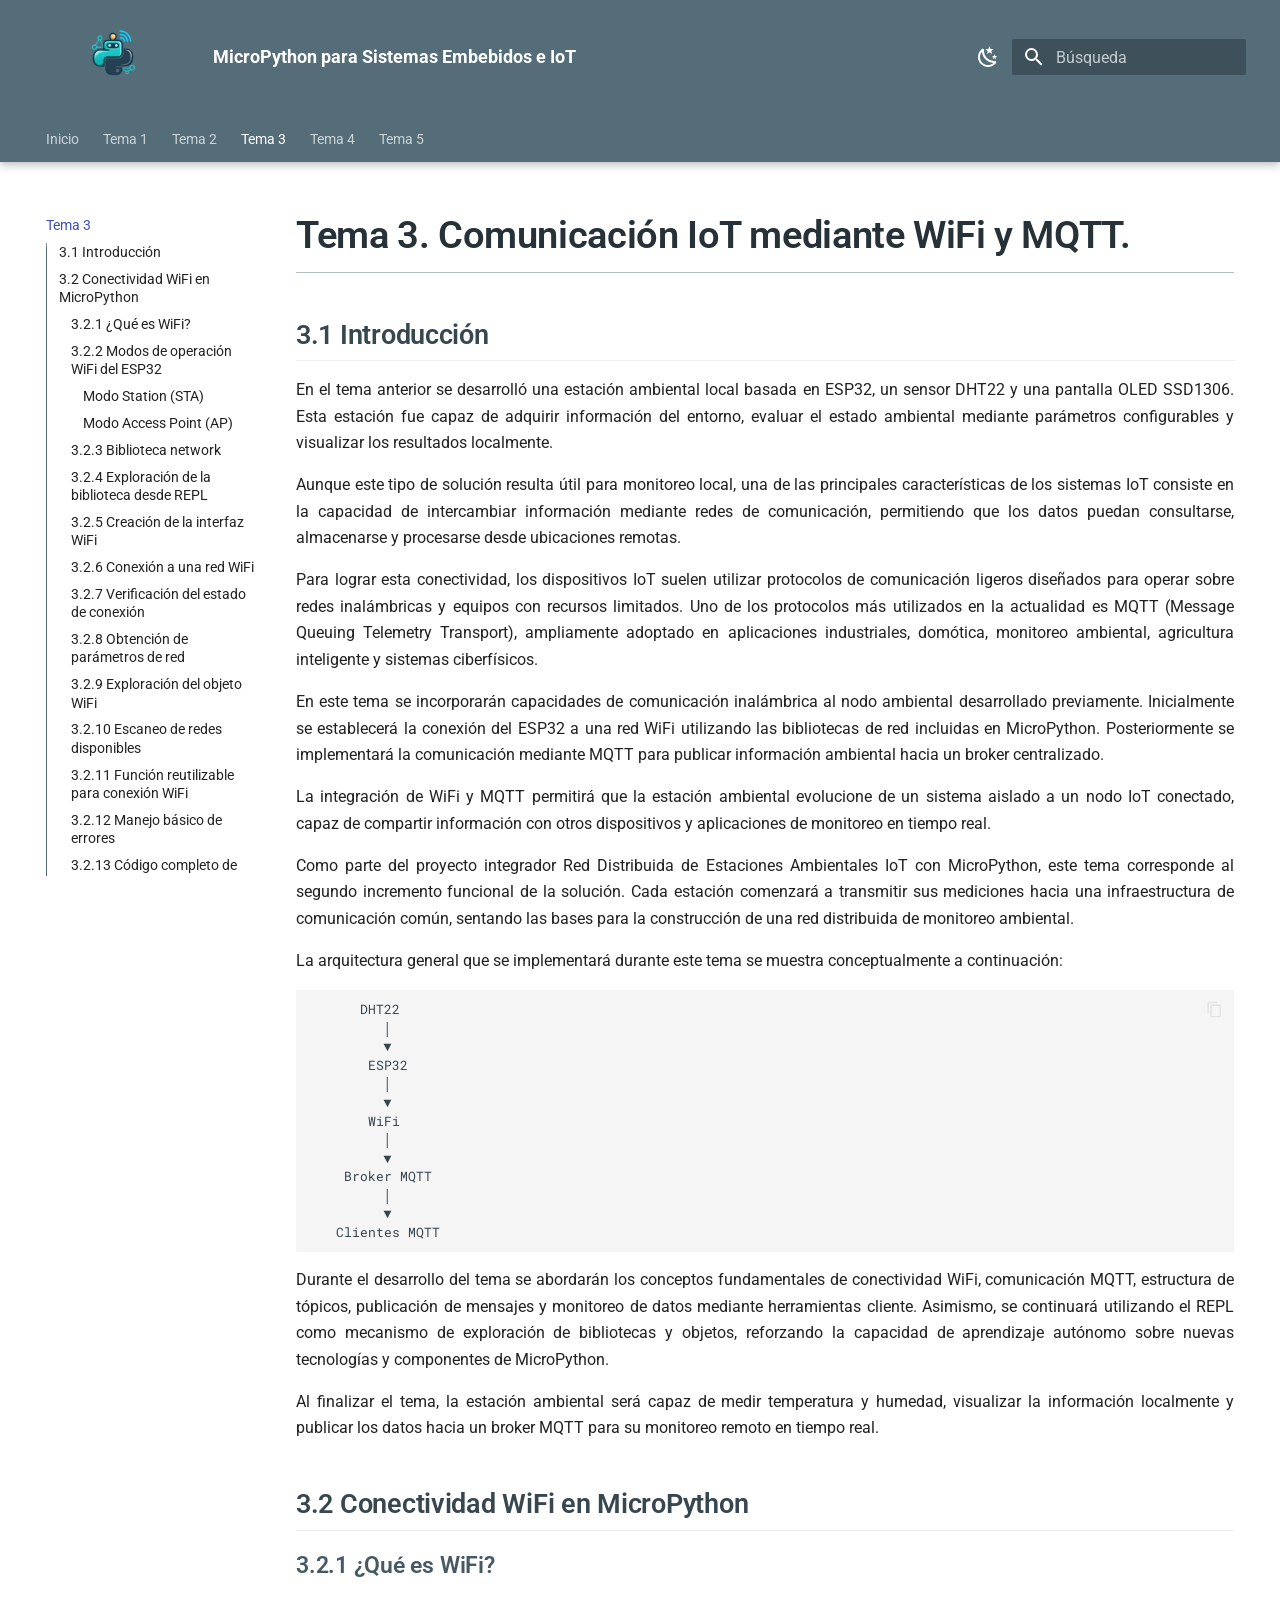
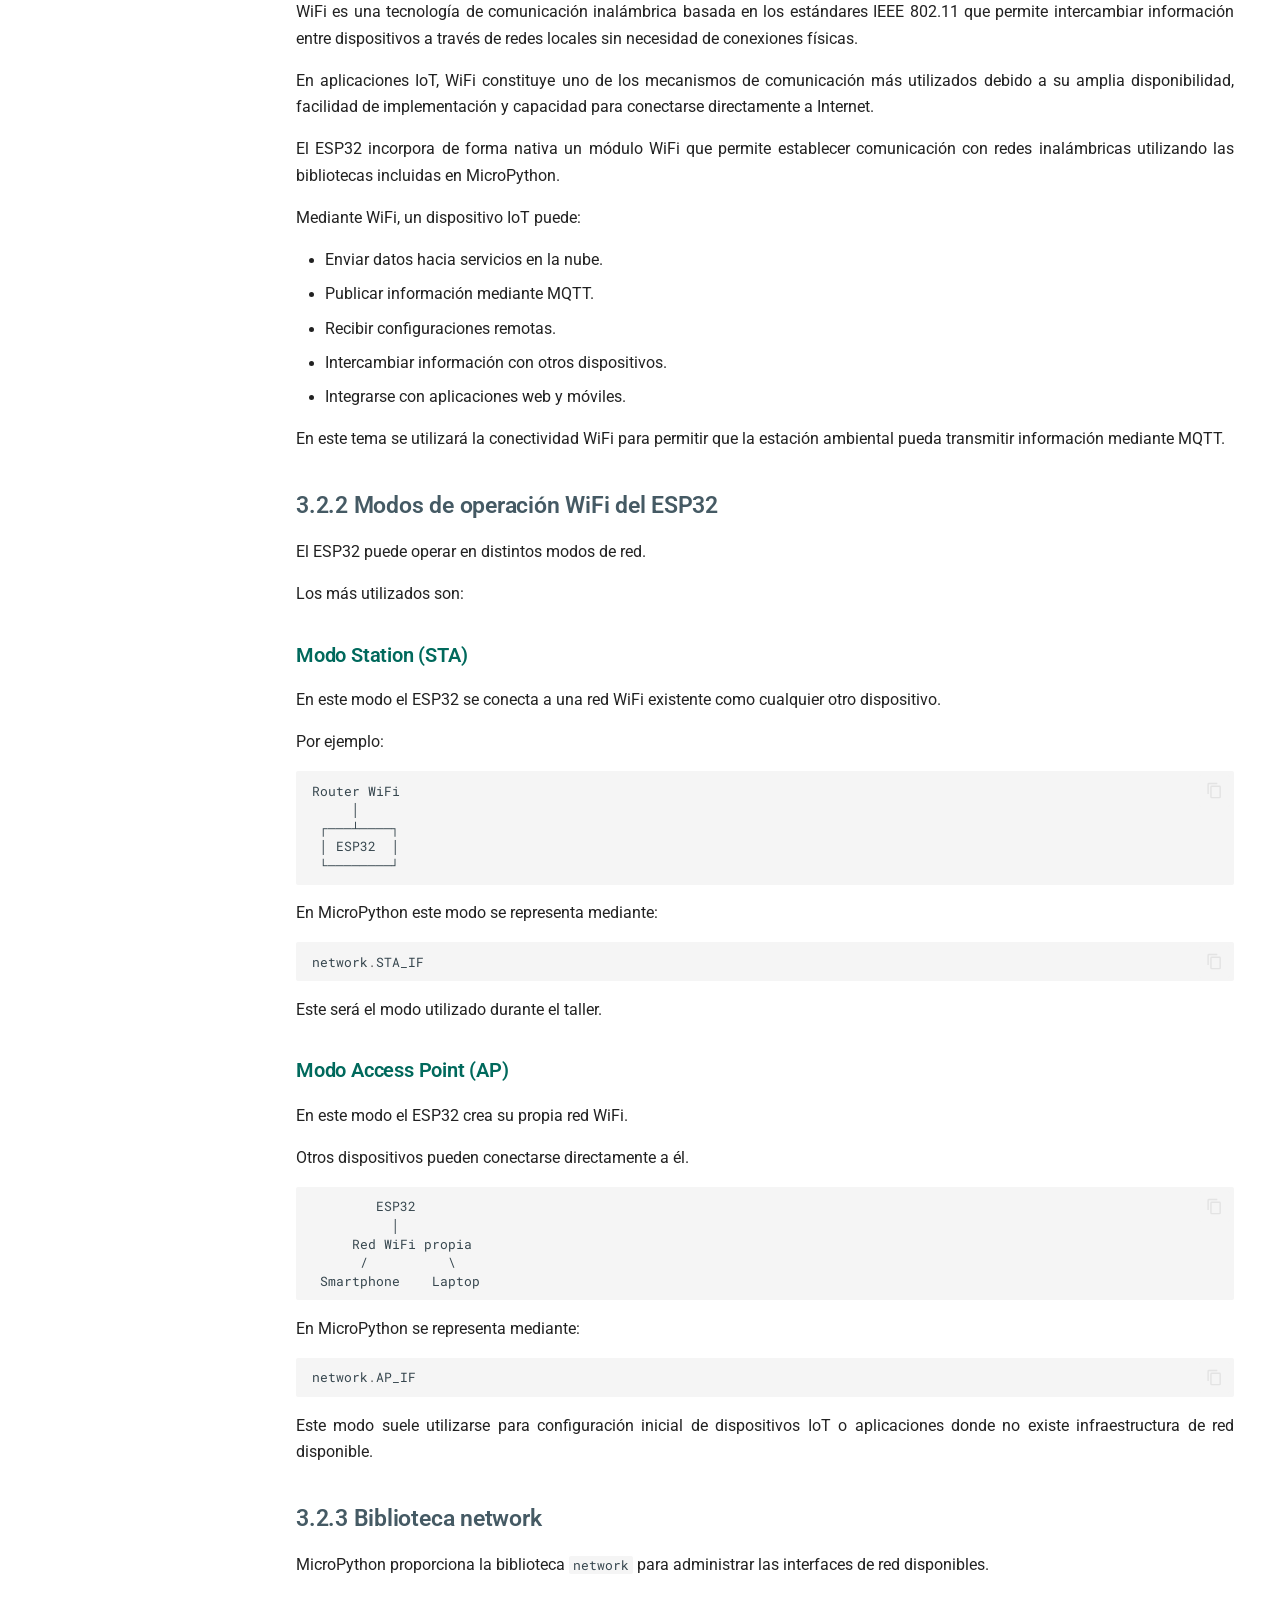
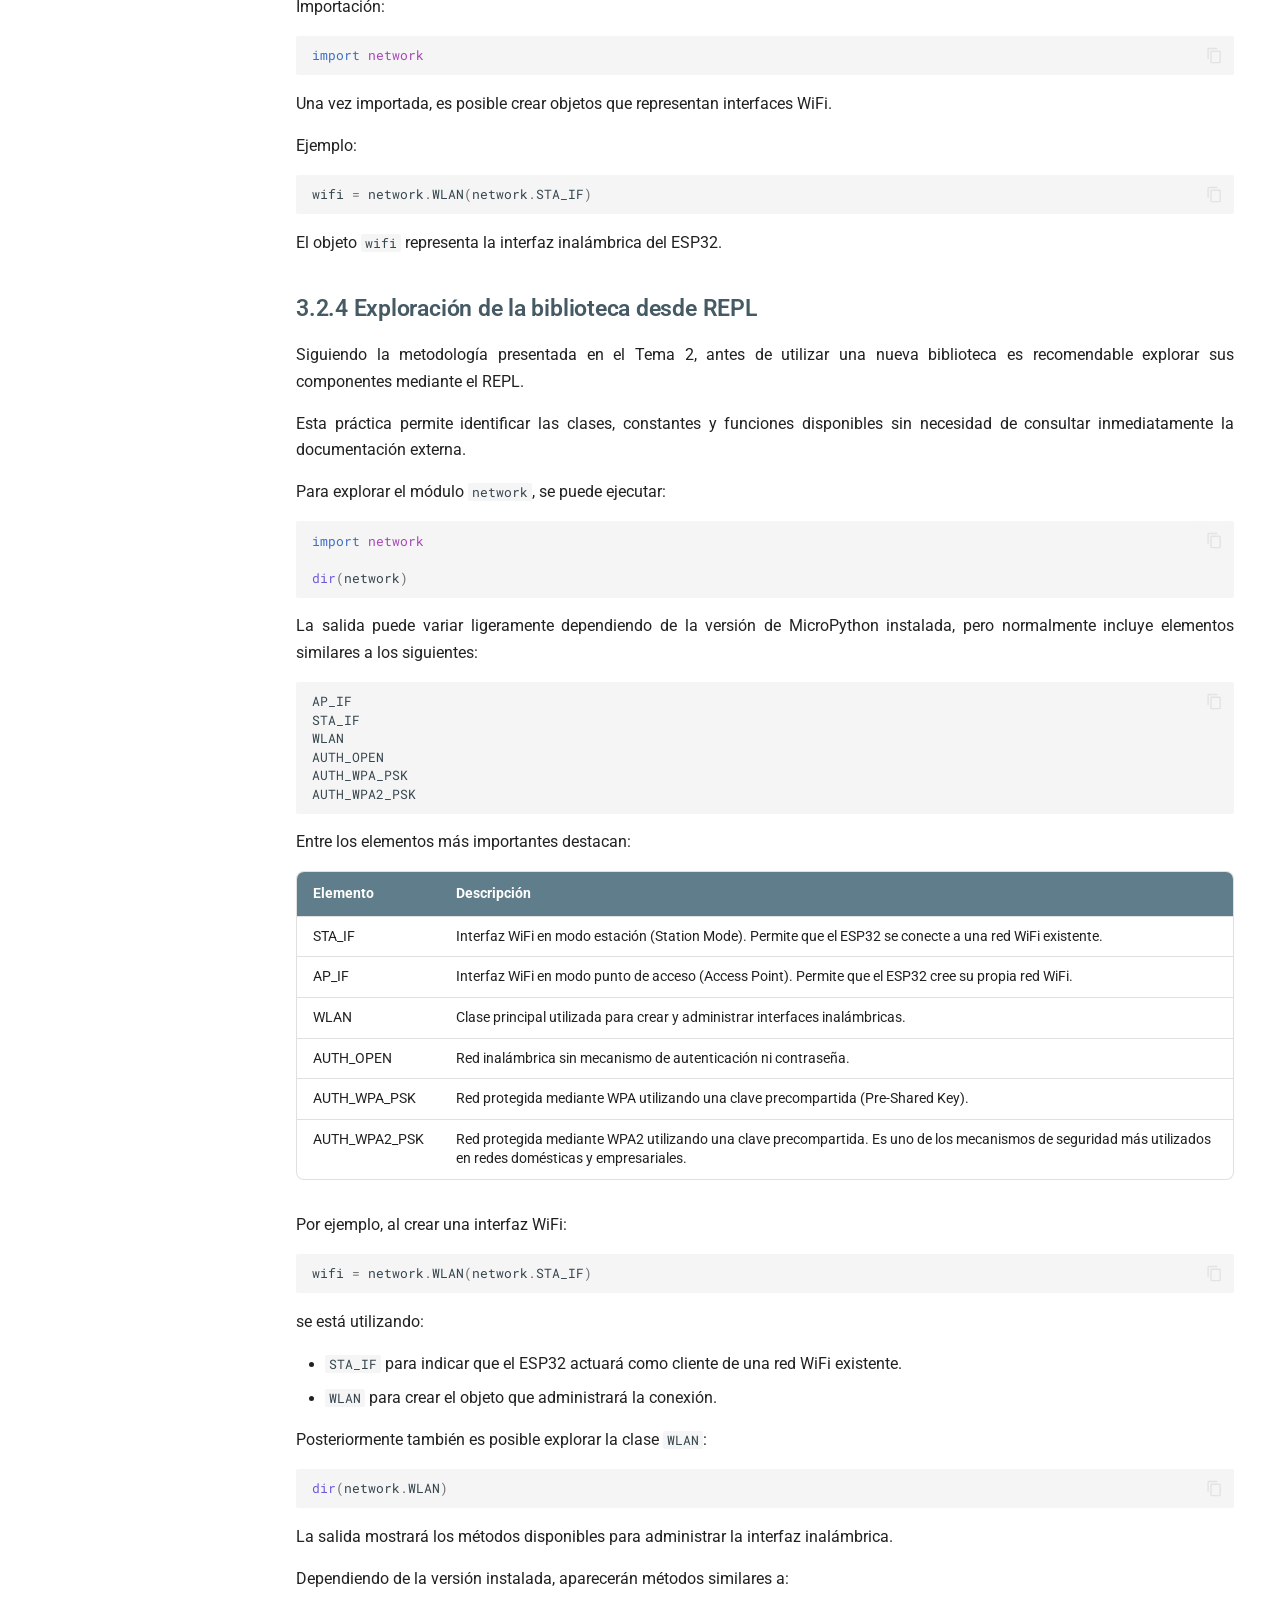
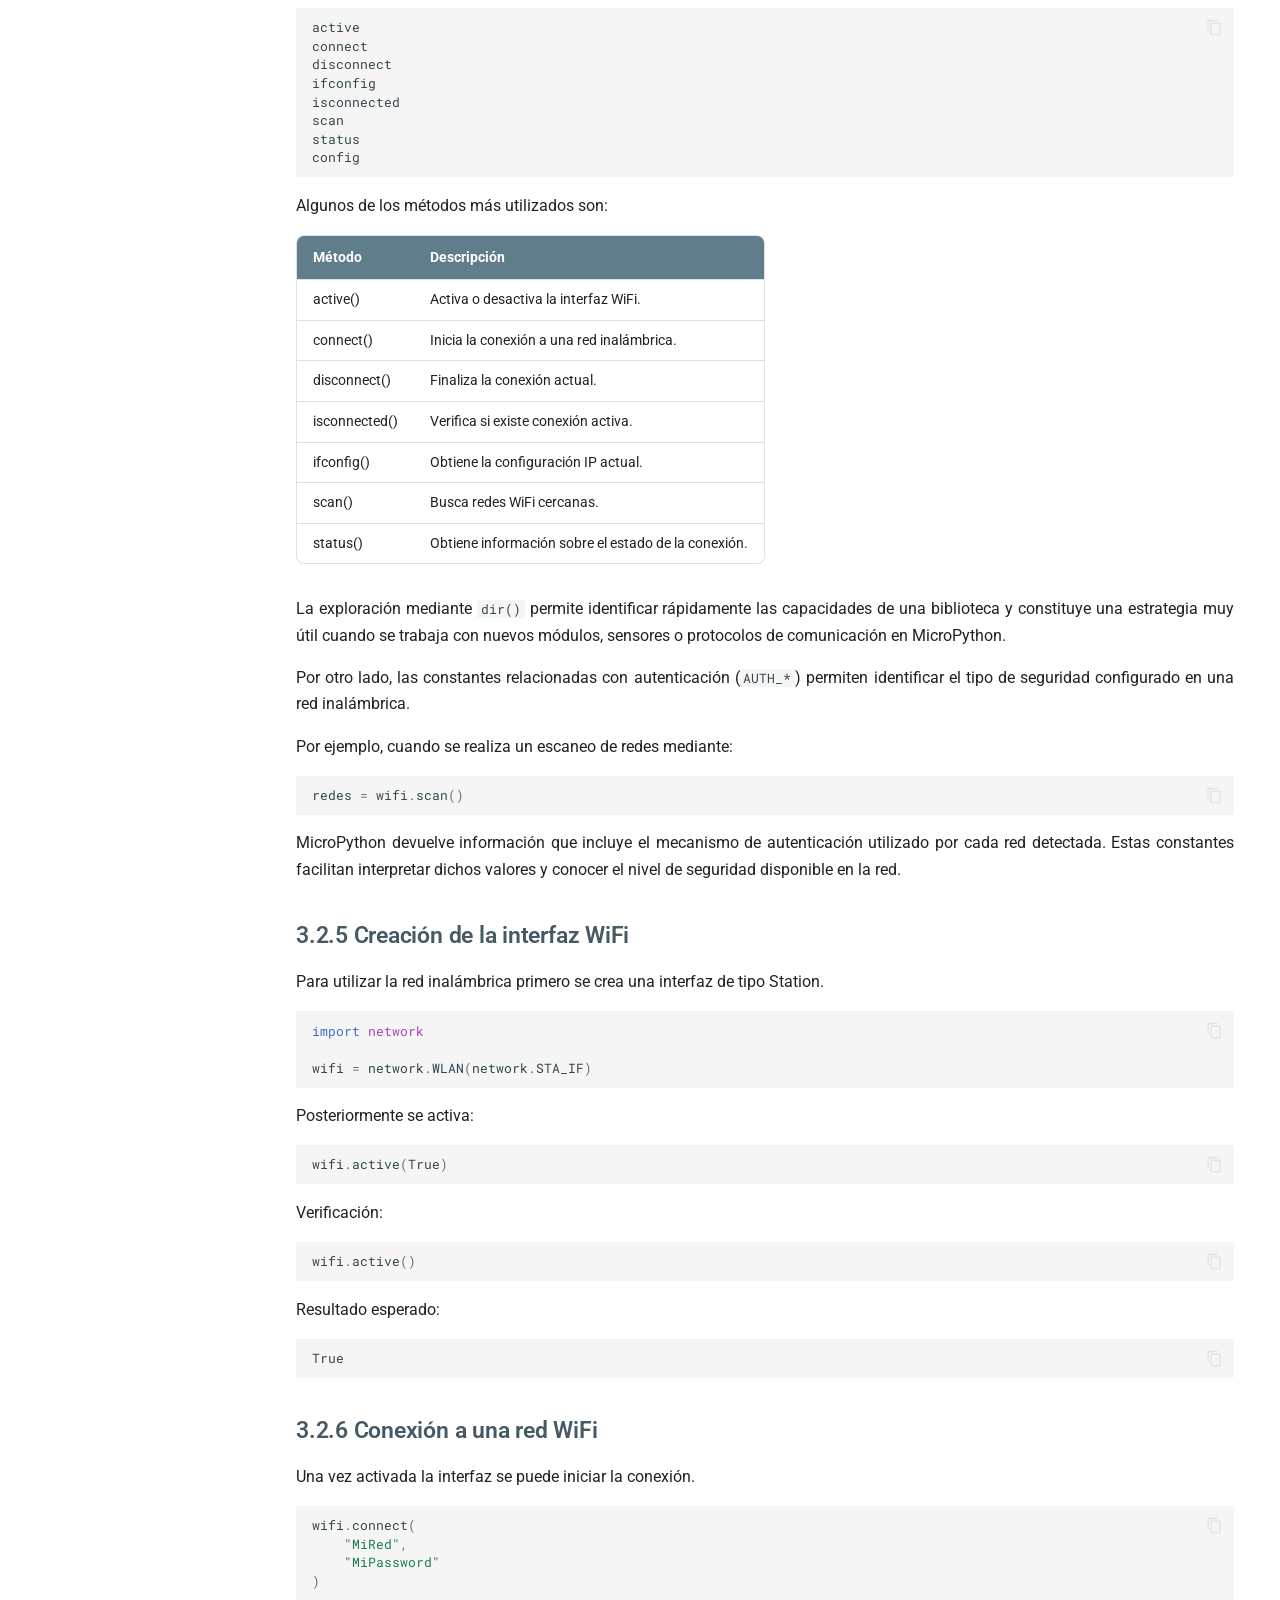
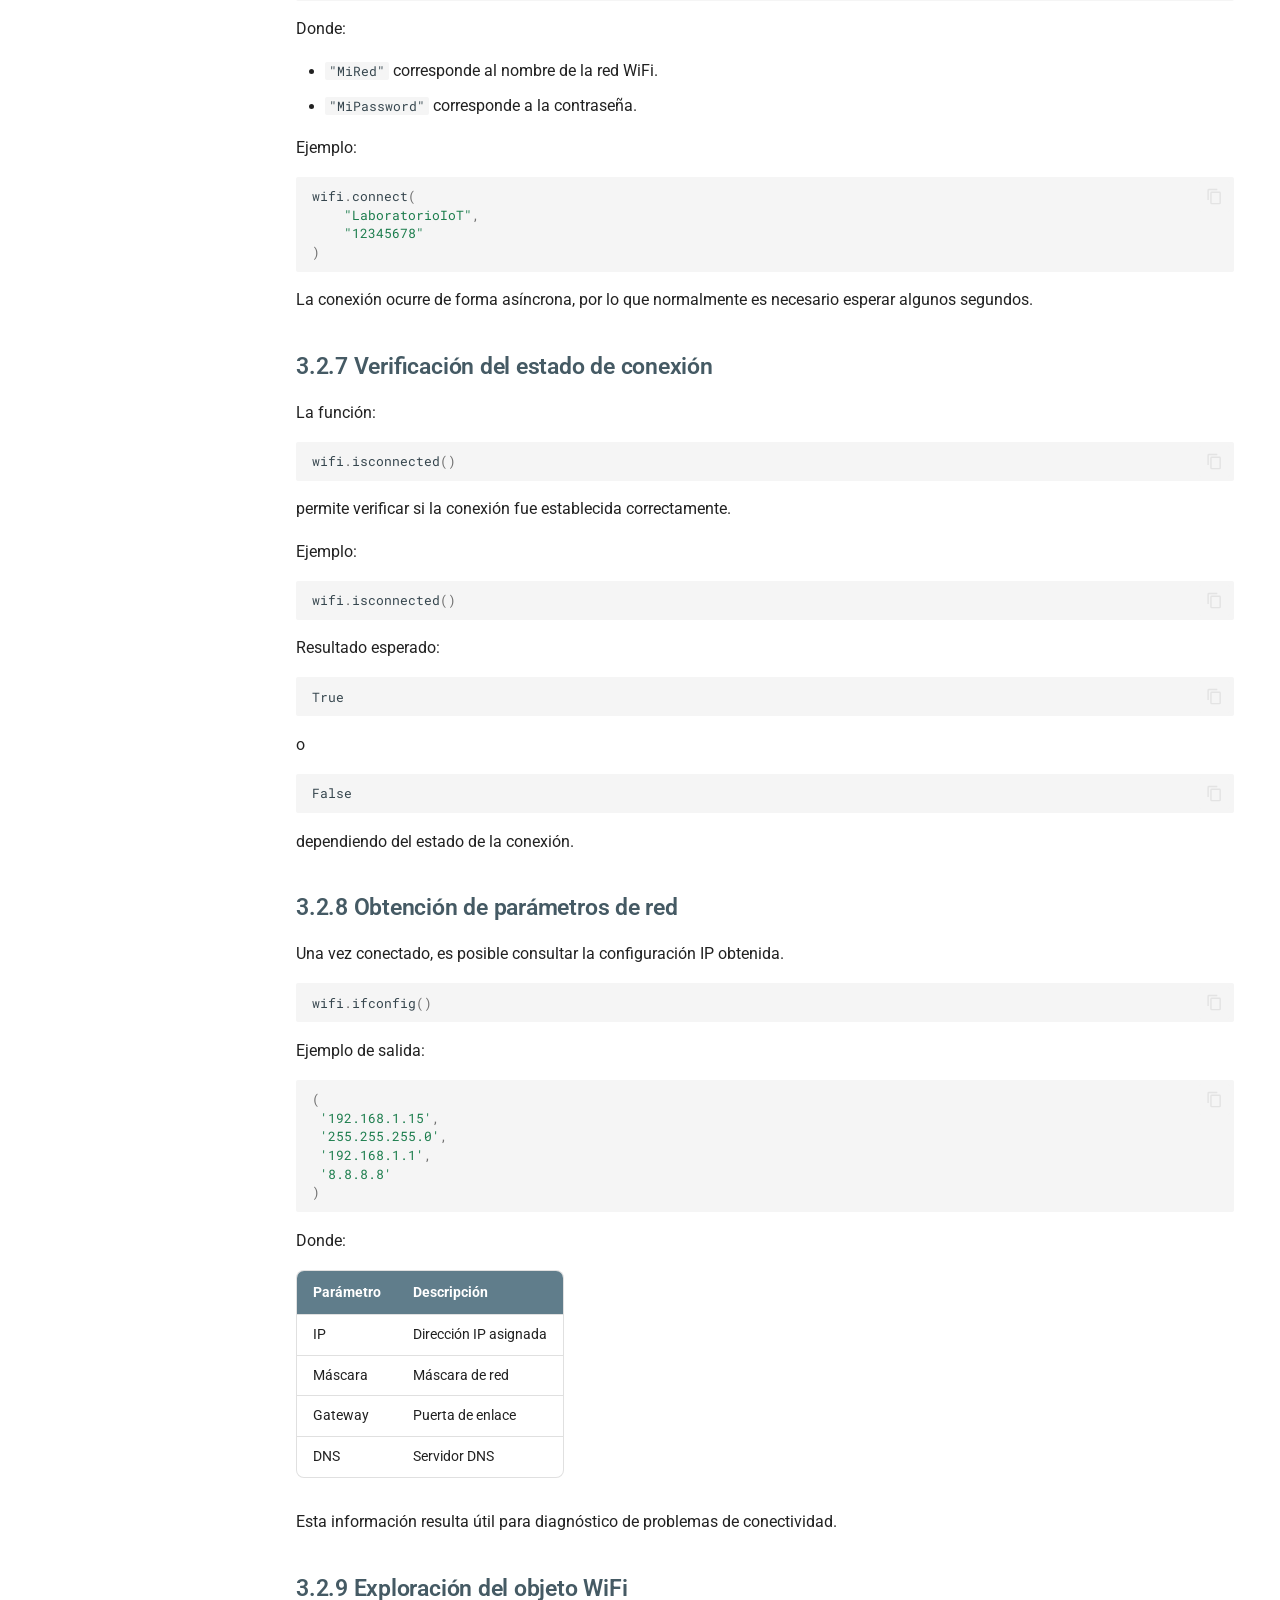
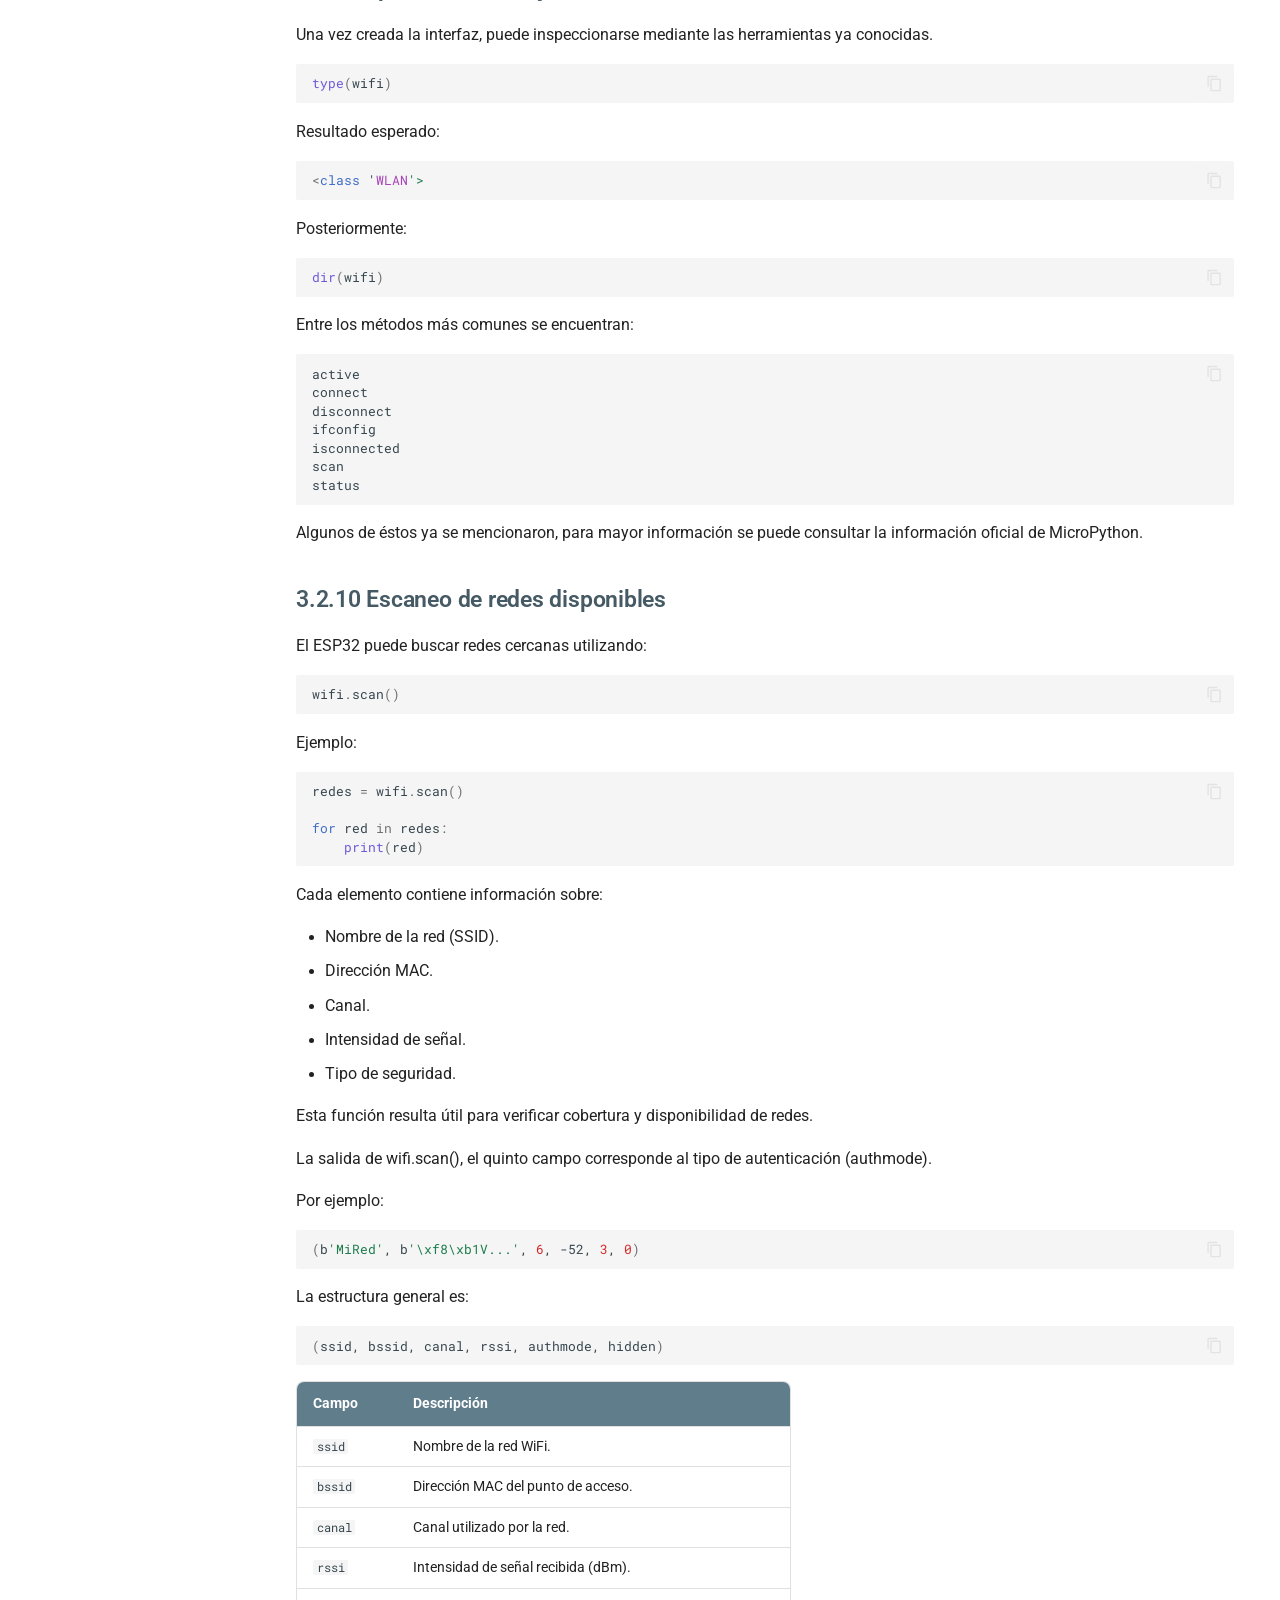
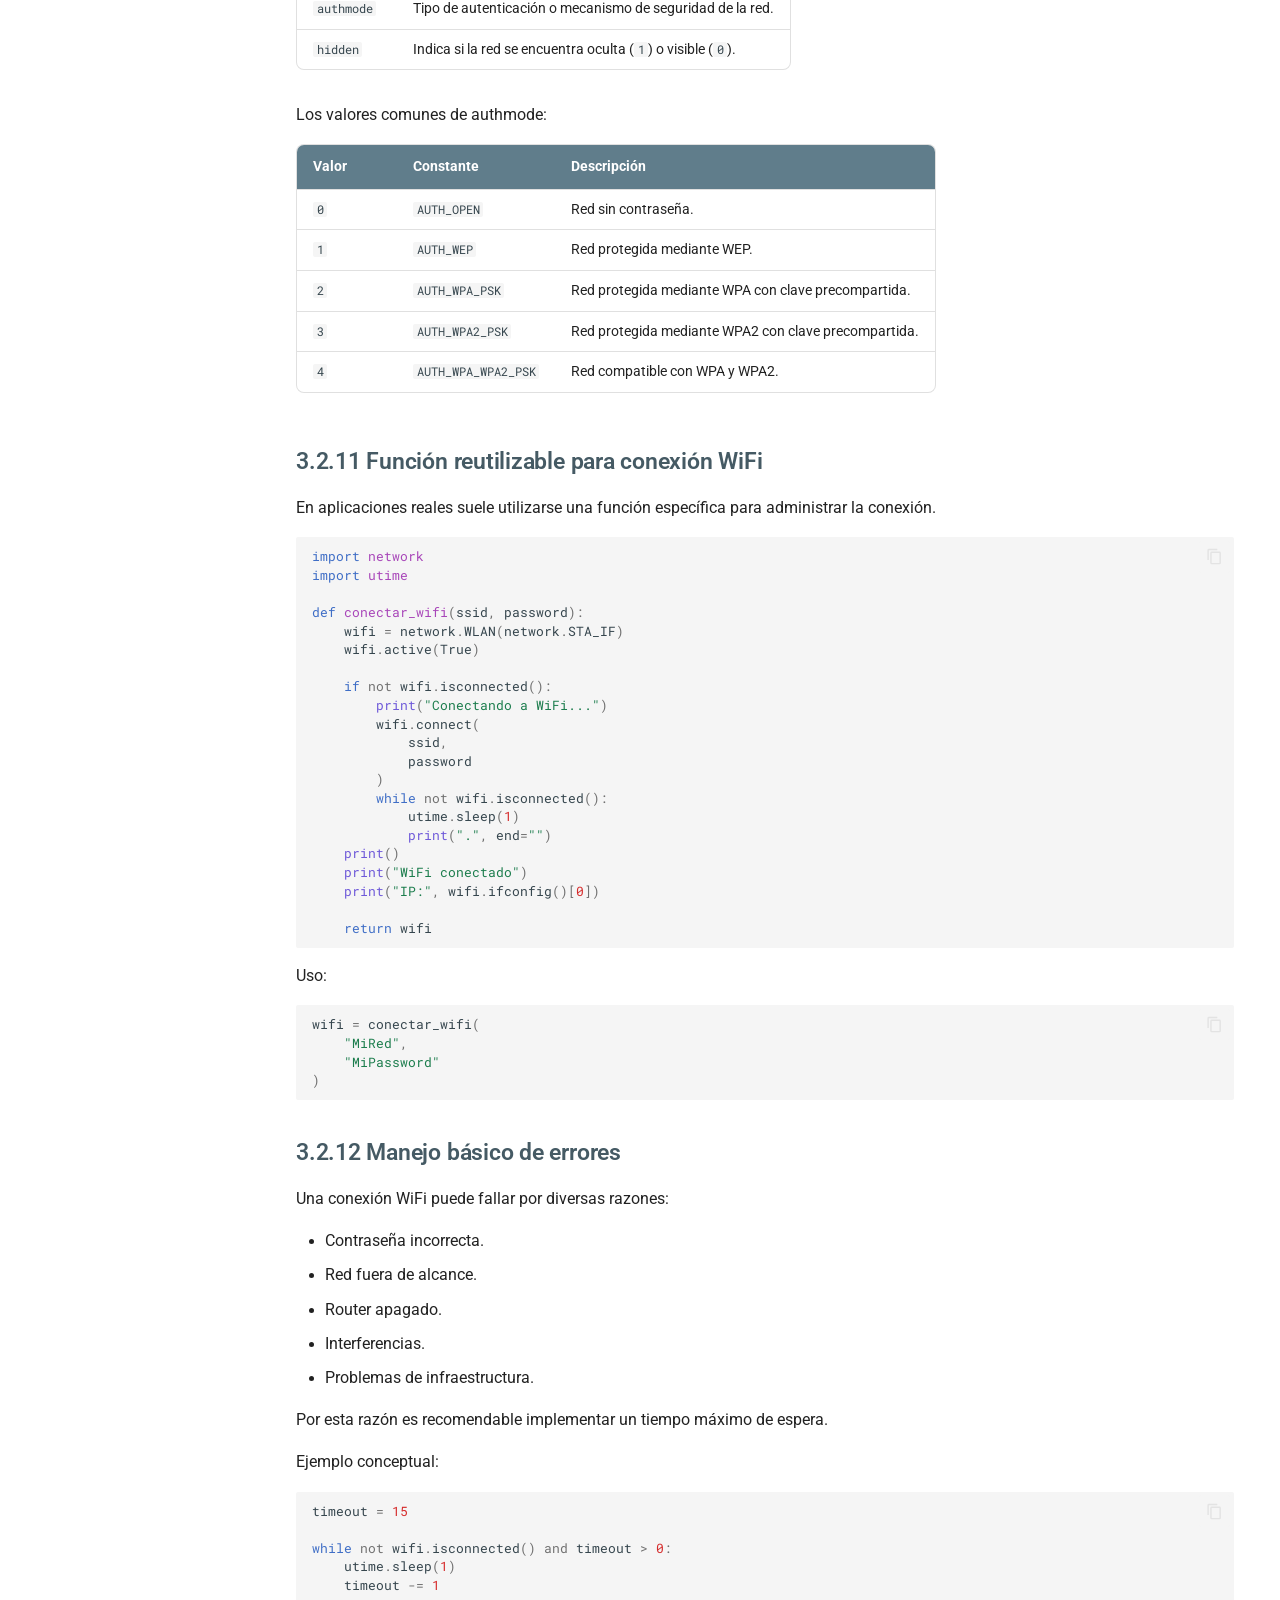
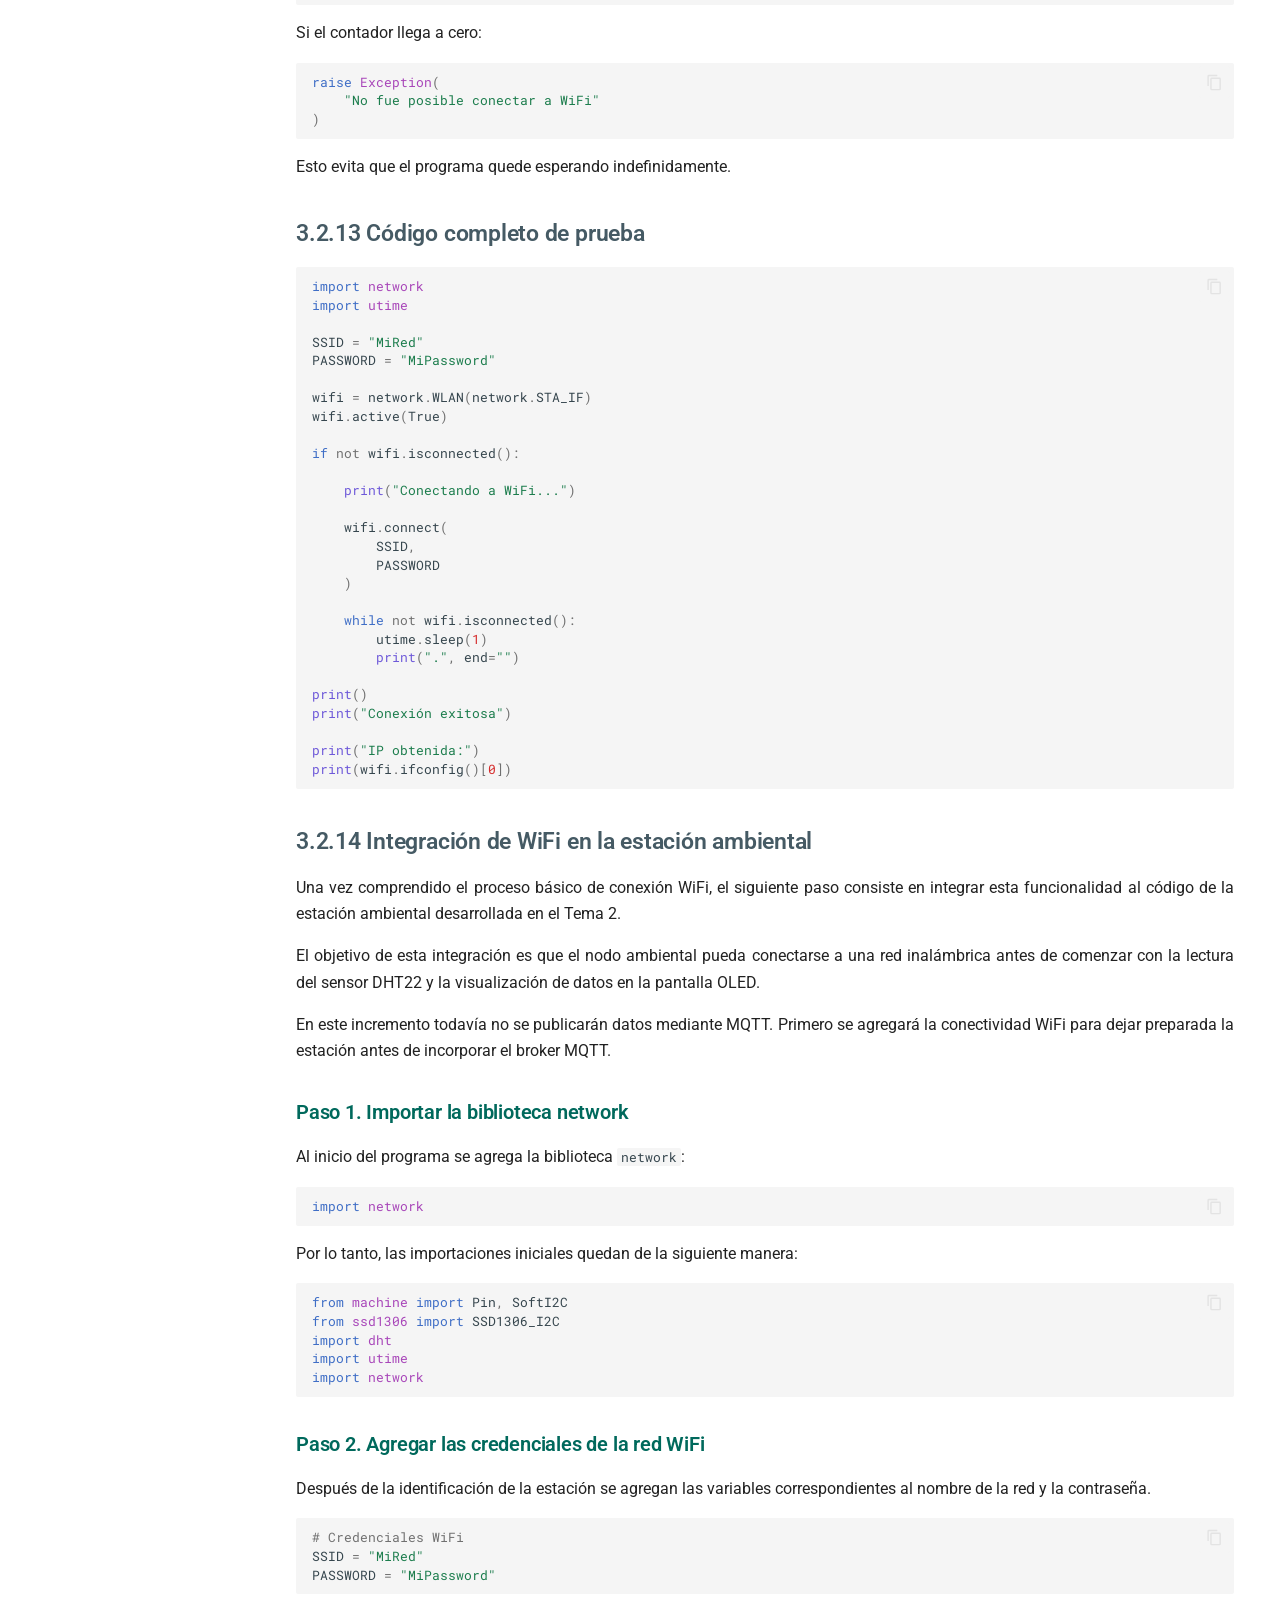
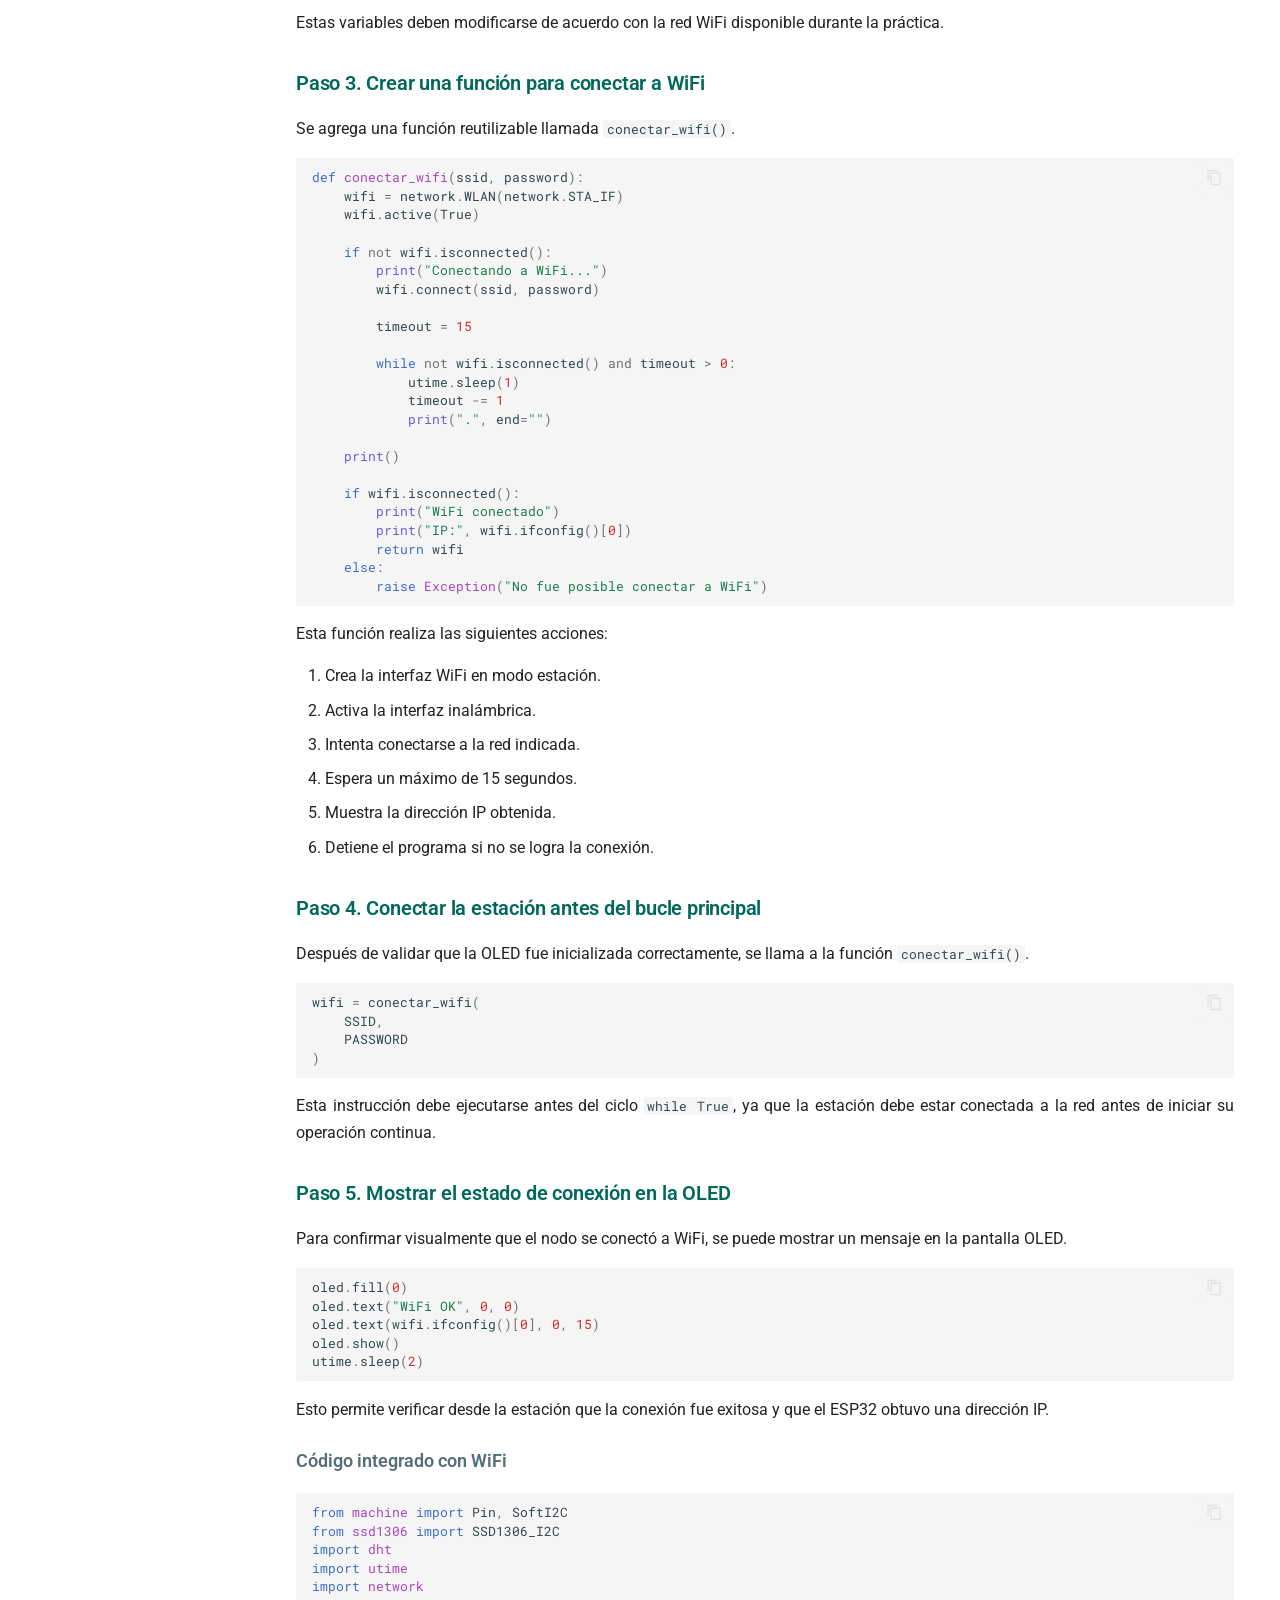
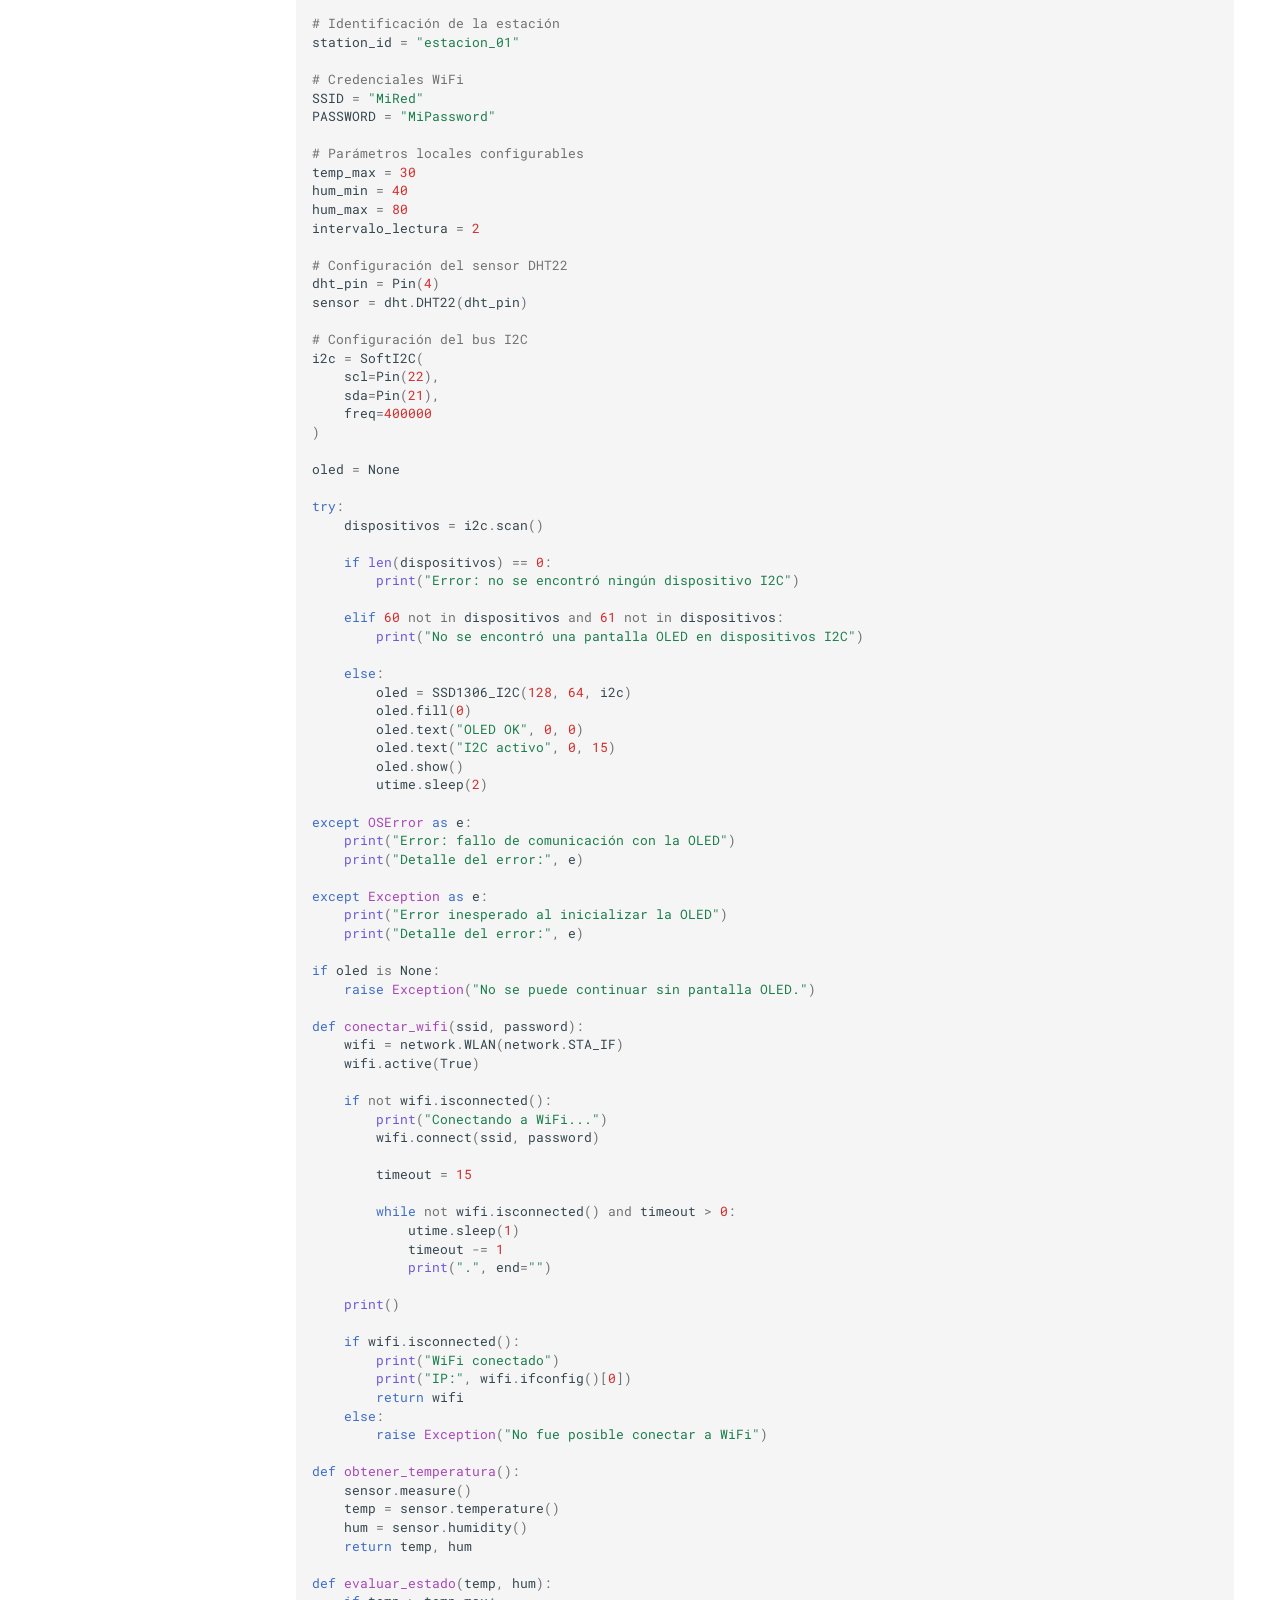
<file: tema3/tema3/index.html>
<!doctype html>
<html lang="es" class="no-js">
  <head>
    
      <meta charset="utf-8">
      <meta name="viewport" content="width=device-width,initial-scale=1">
      
      
        <meta name="author" content="Patricia Elizabeth Figueroa MIllán , Ismael Amezcua Valdovinos">
      
      
        <link rel="canonical" href="https://micropython.elizabethfigueroa.com/tema3/tema3/">
      
      
        <link rel="prev" href="../../tema2/tema2/">
      
      
        <link rel="next" href="../../tema4/tema4/">
      
      
        
      
      
      <link rel="icon" href="../../assets/logo.png">
      <meta name="generator" content="mkdocs-1.6.1, mkdocs-material-9.7.6">
    
    
      
        <title>Tema 3 - MicroPython para Sistemas Embebidos e IoT</title>
      
    
    
      <link rel="stylesheet" href="../../assets/stylesheets/main.484c7ddc.min.css">
      
        
        <link rel="stylesheet" href="../../assets/stylesheets/palette.ab4e12ef.min.css">
      
      


    
    
      
    
    
      
        
        
        <link rel="preconnect" href="https://fonts.gstatic.com" crossorigin>
        <link rel="stylesheet" href="https://fonts.googleapis.com/css?family=Roboto:300,300i,400,400i,700,700i%7CRoboto+Mono:400,400i,700,700i&display=fallback">
        <style>:root{--md-text-font:"Roboto";--md-code-font:"Roboto Mono"}</style>
      
    
    
      <link rel="stylesheet" href="../../stylesheets/extra.css">
    
    <script>__md_scope=new URL("../..",location),__md_hash=e=>[...e].reduce(((e,_)=>(e<<5)-e+_.charCodeAt(0)),0),__md_get=(e,_=localStorage,t=__md_scope)=>JSON.parse(_.getItem(t.pathname+"."+e)),__md_set=(e,_,t=localStorage,a=__md_scope)=>{try{t.setItem(a.pathname+"."+e,JSON.stringify(_))}catch(e){}}</script>
    
      

    
    
  </head>
  
  
    
    
      
    
    
    
    
    <body dir="ltr" data-md-color-scheme="default" data-md-color-primary="blue-grey" data-md-color-accent="cyan">
  
    
    <input class="md-toggle" data-md-toggle="drawer" type="checkbox" id="__drawer" autocomplete="off">
    <input class="md-toggle" data-md-toggle="search" type="checkbox" id="__search" autocomplete="off">
    <label class="md-overlay" for="__drawer"></label>
    <div data-md-component="skip">
      
        
        <a href="#tema-3-comunicacion-iot-mediante-wifi-y-mqtt" class="md-skip">
          Saltar a contenido
        </a>
      
    </div>
    <div data-md-component="announce">
      
    </div>
    
    
      

  

<header class="md-header md-header--shadow md-header--lifted" data-md-component="header">
  <nav class="md-header__inner md-grid" aria-label="Cabecera">
    <a href="../.." title="MicroPython para Sistemas Embebidos e IoT" class="md-header__button md-logo" aria-label="MicroPython para Sistemas Embebidos e IoT" data-md-component="logo">
      
  <img src="../../assets/logo.png" alt="logo">

    </a>
    <label class="md-header__button md-icon" for="__drawer">
      
      <svg xmlns="http://www.w3.org/2000/svg" viewBox="0 0 24 24"><path d="M3 6h18v2H3zm0 5h18v2H3zm0 5h18v2H3z"/></svg>
    </label>
    <div class="md-header__title" data-md-component="header-title">
      <div class="md-header__ellipsis">
        <div class="md-header__topic">
          <span class="md-ellipsis">
            MicroPython para Sistemas Embebidos e IoT
          </span>
        </div>
        <div class="md-header__topic" data-md-component="header-topic">
          <span class="md-ellipsis">
            
              Tema 3
            
          </span>
        </div>
      </div>
    </div>
    
      
        <form class="md-header__option" data-md-component="palette">
  
    
    
    
    <input class="md-option" data-md-color-media="" data-md-color-scheme="default" data-md-color-primary="blue-grey" data-md-color-accent="cyan"  aria-label="Cambiar a modo oscuro"  type="radio" name="__palette" id="__palette_0">
    
      <label class="md-header__button md-icon" title="Cambiar a modo oscuro" for="__palette_1" hidden>
        <svg xmlns="http://www.w3.org/2000/svg" viewBox="0 0 24 24"><path d="m17.75 4.09-2.53 1.94.91 3.06-2.63-1.81-2.63 1.81.91-3.06-2.53-1.94L12.44 4l1.06-3 1.06 3zm3.5 6.91-1.64 1.25.59 1.98-1.7-1.17-1.7 1.17.59-1.98L15.75 11l2.06-.05L18.5 9l.69 1.95zm-2.28 4.95c.83-.08 1.72 1.1 1.19 1.85-.32.45-.66.87-1.08 1.27C15.17 23 8.84 23 4.94 19.07c-3.91-3.9-3.91-10.24 0-14.14.4-.4.82-.76 1.27-1.08.75-.53 1.93.36 1.85 1.19-.27 2.86.69 5.83 2.89 8.02a9.96 9.96 0 0 0 8.02 2.89m-1.64 2.02a12.08 12.08 0 0 1-7.8-3.47c-2.17-2.19-3.33-5-3.49-7.82-2.81 3.14-2.7 7.96.31 10.98 3.02 3.01 7.84 3.12 10.98.31"/></svg>
      </label>
    
  
    
    
    
    <input class="md-option" data-md-color-media="" data-md-color-scheme="slate" data-md-color-primary="blue-grey" data-md-color-accent="cyan"  aria-label="Cambiar a modo claro"  type="radio" name="__palette" id="__palette_1">
    
      <label class="md-header__button md-icon" title="Cambiar a modo claro" for="__palette_0" hidden>
        <svg xmlns="http://www.w3.org/2000/svg" viewBox="0 0 24 24"><path d="M12 7a5 5 0 0 1 5 5 5 5 0 0 1-5 5 5 5 0 0 1-5-5 5 5 0 0 1 5-5m0 2a3 3 0 0 0-3 3 3 3 0 0 0 3 3 3 3 0 0 0 3-3 3 3 0 0 0-3-3m0-7 2.39 3.42C13.65 5.15 12.84 5 12 5s-1.65.15-2.39.42zM3.34 7l4.16-.35A7.2 7.2 0 0 0 5.94 8.5c-.44.74-.69 1.5-.83 2.29zm.02 10 1.76-3.77a7.131 7.131 0 0 0 2.38 4.14zM20.65 7l-1.77 3.79a7.02 7.02 0 0 0-2.38-4.15zm-.01 10-4.14.36c.59-.51 1.12-1.14 1.54-1.86.42-.73.69-1.5.83-2.29zM12 22l-2.41-3.44c.74.27 1.55.44 2.41.44.82 0 1.63-.17 2.37-.44z"/></svg>
      </label>
    
  
</form>
      
    
    
      <script>var palette=__md_get("__palette");if(palette&&palette.color){if("(prefers-color-scheme)"===palette.color.media){var media=matchMedia("(prefers-color-scheme: light)"),input=document.querySelector(media.matches?"[data-md-color-media='(prefers-color-scheme: light)']":"[data-md-color-media='(prefers-color-scheme: dark)']");palette.color.media=input.getAttribute("data-md-color-media"),palette.color.scheme=input.getAttribute("data-md-color-scheme"),palette.color.primary=input.getAttribute("data-md-color-primary"),palette.color.accent=input.getAttribute("data-md-color-accent")}for(var[key,value]of Object.entries(palette.color))document.body.setAttribute("data-md-color-"+key,value)}</script>
    
    
    
      
      
        <label class="md-header__button md-icon" for="__search">
          
          <svg xmlns="http://www.w3.org/2000/svg" viewBox="0 0 24 24"><path d="M9.5 3A6.5 6.5 0 0 1 16 9.5c0 1.61-.59 3.09-1.56 4.23l.27.27h.79l5 5-1.5 1.5-5-5v-.79l-.27-.27A6.52 6.52 0 0 1 9.5 16 6.5 6.5 0 0 1 3 9.5 6.5 6.5 0 0 1 9.5 3m0 2C7 5 5 7 5 9.5S7 14 9.5 14 14 12 14 9.5 12 5 9.5 5"/></svg>
        </label>
        <div class="md-search" data-md-component="search" role="dialog">
  <label class="md-search__overlay" for="__search"></label>
  <div class="md-search__inner" role="search">
    <form class="md-search__form" name="search">
      <input type="text" class="md-search__input" name="query" aria-label="Búsqueda" placeholder="Búsqueda" autocapitalize="off" autocorrect="off" autocomplete="off" spellcheck="false" data-md-component="search-query" required>
      <label class="md-search__icon md-icon" for="__search">
        
        <svg xmlns="http://www.w3.org/2000/svg" viewBox="0 0 24 24"><path d="M9.5 3A6.5 6.5 0 0 1 16 9.5c0 1.61-.59 3.09-1.56 4.23l.27.27h.79l5 5-1.5 1.5-5-5v-.79l-.27-.27A6.52 6.52 0 0 1 9.5 16 6.5 6.5 0 0 1 3 9.5 6.5 6.5 0 0 1 9.5 3m0 2C7 5 5 7 5 9.5S7 14 9.5 14 14 12 14 9.5 12 5 9.5 5"/></svg>
        
        <svg xmlns="http://www.w3.org/2000/svg" viewBox="0 0 24 24"><path d="M20 11v2H8l5.5 5.5-1.42 1.42L4.16 12l7.92-7.92L13.5 5.5 8 11z"/></svg>
      </label>
      <nav class="md-search__options" aria-label="Buscar">
        
        <button type="reset" class="md-search__icon md-icon" title="Limpiar" aria-label="Limpiar" tabindex="-1">
          
          <svg xmlns="http://www.w3.org/2000/svg" viewBox="0 0 24 24"><path d="M19 6.41 17.59 5 12 10.59 6.41 5 5 6.41 10.59 12 5 17.59 6.41 19 12 13.41 17.59 19 19 17.59 13.41 12z"/></svg>
        </button>
      </nav>
      
    </form>
    <div class="md-search__output">
      <div class="md-search__scrollwrap" tabindex="0" data-md-scrollfix>
        <div class="md-search-result" data-md-component="search-result">
          <div class="md-search-result__meta">
            Inicializando búsqueda
          </div>
          <ol class="md-search-result__list" role="presentation"></ol>
        </div>
      </div>
    </div>
  </div>
</div>
      
    
    
  </nav>
  
    
      
<nav class="md-tabs" aria-label="Pestañas" data-md-component="tabs">
  <div class="md-grid">
    <ul class="md-tabs__list">
      
        
  
  
  
  
    <li class="md-tabs__item">
      <a href="../.." class="md-tabs__link">
        
  
  
    
  
  Inicio

      </a>
    </li>
  

      
        
  
  
  
  
    <li class="md-tabs__item">
      <a href="../../tema1/tema1/" class="md-tabs__link">
        
  
  
    
  
  Tema 1

      </a>
    </li>
  

      
        
  
  
  
  
    <li class="md-tabs__item">
      <a href="../../tema2/tema2/" class="md-tabs__link">
        
  
  
    
  
  Tema 2

      </a>
    </li>
  

      
        
  
  
  
    
  
  
    <li class="md-tabs__item md-tabs__item--active">
      <a href="./" class="md-tabs__link">
        
  
  
    
  
  Tema 3

      </a>
    </li>
  

      
        
  
  
  
  
    <li class="md-tabs__item">
      <a href="../../tema4/tema4/" class="md-tabs__link">
        
  
  
    
  
  Tema 4

      </a>
    </li>
  

      
        
  
  
  
  
    <li class="md-tabs__item">
      <a href="../../tema5/tema5/" class="md-tabs__link">
        
  
  
    
  
  Tema 5

      </a>
    </li>
  

      
    </ul>
  </div>
</nav>
    
  
</header>
    
    <div class="md-container" data-md-component="container">
      
      
        
      
      <main class="md-main" data-md-component="main">
        <div class="md-main__inner md-grid">
          
            
              
              <div class="md-sidebar md-sidebar--primary" data-md-component="sidebar" data-md-type="navigation" >
                <div class="md-sidebar__scrollwrap">
                  <div class="md-sidebar__inner">
                    


  


  

<nav class="md-nav md-nav--primary md-nav--lifted md-nav--integrated" aria-label="Navegación" data-md-level="0">
  <label class="md-nav__title" for="__drawer">
    <a href="../.." title="MicroPython para Sistemas Embebidos e IoT" class="md-nav__button md-logo" aria-label="MicroPython para Sistemas Embebidos e IoT" data-md-component="logo">
      
  <img src="../../assets/logo.png" alt="logo">

    </a>
    MicroPython para Sistemas Embebidos e IoT
  </label>
  
  <ul class="md-nav__list" data-md-scrollfix>
    
      
      
  
  
  
  
    <li class="md-nav__item">
      <a href="../.." class="md-nav__link">
        
  
  
  <span class="md-ellipsis">
    
  
    Inicio
  

    
  </span>
  
  

      </a>
    </li>
  

    
      
      
  
  
  
  
    <li class="md-nav__item">
      <a href="../../tema1/tema1/" class="md-nav__link">
        
  
  
  <span class="md-ellipsis">
    
  
    Tema 1
  

    
  </span>
  
  

      </a>
    </li>
  

    
      
      
  
  
  
  
    <li class="md-nav__item">
      <a href="../../tema2/tema2/" class="md-nav__link">
        
  
  
  <span class="md-ellipsis">
    
  
    Tema 2
  

    
  </span>
  
  

      </a>
    </li>
  

    
      
      
  
  
    
  
  
  
    <li class="md-nav__item md-nav__item--active">
      
      <input class="md-nav__toggle md-toggle" type="checkbox" id="__toc">
      
      
        
      
      
        <label class="md-nav__link md-nav__link--active" for="__toc">
          
  
  
  <span class="md-ellipsis">
    
  
    Tema 3
  

    
  </span>
  
  

          <span class="md-nav__icon md-icon"></span>
        </label>
      
      <a href="./" class="md-nav__link md-nav__link--active">
        
  
  
  <span class="md-ellipsis">
    
  
    Tema 3
  

    
  </span>
  
  

      </a>
      
        

<nav class="md-nav md-nav--secondary" aria-label="Tabla de contenidos">
  
  
  
    
  
  
    <label class="md-nav__title" for="__toc">
      <span class="md-nav__icon md-icon"></span>
      Tabla de contenidos
    </label>
    <ul class="md-nav__list" data-md-component="toc" data-md-scrollfix>
      
        <li class="md-nav__item">
  <a href="#31-introduccion" class="md-nav__link">
    <span class="md-ellipsis">
      
        3.1 Introducción
      
    </span>
  </a>
  
</li>
      
        <li class="md-nav__item">
  <a href="#32-conectividad-wifi-en-micropython" class="md-nav__link">
    <span class="md-ellipsis">
      
        3.2 Conectividad WiFi en MicroPython
      
    </span>
  </a>
  
    <nav class="md-nav" aria-label="3.2 Conectividad WiFi en MicroPython">
      <ul class="md-nav__list">
        
          <li class="md-nav__item">
  <a href="#321-que-es-wifi" class="md-nav__link">
    <span class="md-ellipsis">
      
        3.2.1 ¿Qué es WiFi?
      
    </span>
  </a>
  
</li>
        
          <li class="md-nav__item">
  <a href="#322-modos-de-operacion-wifi-del-esp32" class="md-nav__link">
    <span class="md-ellipsis">
      
        3.2.2 Modos de operación WiFi del ESP32
      
    </span>
  </a>
  
    <nav class="md-nav" aria-label="3.2.2 Modos de operación WiFi del ESP32">
      <ul class="md-nav__list">
        
          <li class="md-nav__item">
  <a href="#modo-station-sta" class="md-nav__link">
    <span class="md-ellipsis">
      
        Modo Station (STA)
      
    </span>
  </a>
  
</li>
        
          <li class="md-nav__item">
  <a href="#modo-access-point-ap" class="md-nav__link">
    <span class="md-ellipsis">
      
        Modo Access Point (AP)
      
    </span>
  </a>
  
</li>
        
      </ul>
    </nav>
  
</li>
        
          <li class="md-nav__item">
  <a href="#323-biblioteca-network" class="md-nav__link">
    <span class="md-ellipsis">
      
        3.2.3 Biblioteca network
      
    </span>
  </a>
  
</li>
        
          <li class="md-nav__item">
  <a href="#324-exploracion-de-la-biblioteca-desde-repl" class="md-nav__link">
    <span class="md-ellipsis">
      
        3.2.4 Exploración de la biblioteca desde REPL
      
    </span>
  </a>
  
</li>
        
          <li class="md-nav__item">
  <a href="#325-creacion-de-la-interfaz-wifi" class="md-nav__link">
    <span class="md-ellipsis">
      
        3.2.5 Creación de la interfaz WiFi
      
    </span>
  </a>
  
</li>
        
          <li class="md-nav__item">
  <a href="#326-conexion-a-una-red-wifi" class="md-nav__link">
    <span class="md-ellipsis">
      
        3.2.6 Conexión a una red WiFi
      
    </span>
  </a>
  
</li>
        
          <li class="md-nav__item">
  <a href="#327-verificacion-del-estado-de-conexion" class="md-nav__link">
    <span class="md-ellipsis">
      
        3.2.7 Verificación del estado de conexión
      
    </span>
  </a>
  
</li>
        
          <li class="md-nav__item">
  <a href="#328-obtencion-de-parametros-de-red" class="md-nav__link">
    <span class="md-ellipsis">
      
        3.2.8 Obtención de parámetros de red
      
    </span>
  </a>
  
</li>
        
          <li class="md-nav__item">
  <a href="#329-exploracion-del-objeto-wifi" class="md-nav__link">
    <span class="md-ellipsis">
      
        3.2.9 Exploración del objeto WiFi
      
    </span>
  </a>
  
</li>
        
          <li class="md-nav__item">
  <a href="#3210-escaneo-de-redes-disponibles" class="md-nav__link">
    <span class="md-ellipsis">
      
        3.2.10 Escaneo de redes disponibles
      
    </span>
  </a>
  
</li>
        
          <li class="md-nav__item">
  <a href="#3211-funcion-reutilizable-para-conexion-wifi" class="md-nav__link">
    <span class="md-ellipsis">
      
        3.2.11 Función reutilizable para conexión WiFi
      
    </span>
  </a>
  
</li>
        
          <li class="md-nav__item">
  <a href="#3212-manejo-basico-de-errores" class="md-nav__link">
    <span class="md-ellipsis">
      
        3.2.12 Manejo básico de errores
      
    </span>
  </a>
  
</li>
        
          <li class="md-nav__item">
  <a href="#3213-codigo-completo-de-prueba" class="md-nav__link">
    <span class="md-ellipsis">
      
        3.2.13 Código completo de prueba
      
    </span>
  </a>
  
</li>
        
          <li class="md-nav__item">
  <a href="#3214-integracion-de-wifi-en-la-estacion-ambiental" class="md-nav__link">
    <span class="md-ellipsis">
      
        3.2.14 Integración de WiFi en la estación ambiental
      
    </span>
  </a>
  
    <nav class="md-nav" aria-label="3.2.14 Integración de WiFi en la estación ambiental">
      <ul class="md-nav__list">
        
          <li class="md-nav__item">
  <a href="#paso-1-importar-la-biblioteca-network" class="md-nav__link">
    <span class="md-ellipsis">
      
        Paso 1. Importar la biblioteca network
      
    </span>
  </a>
  
</li>
        
          <li class="md-nav__item">
  <a href="#paso-2-agregar-las-credenciales-de-la-red-wifi" class="md-nav__link">
    <span class="md-ellipsis">
      
        Paso 2. Agregar las credenciales de la red WiFi
      
    </span>
  </a>
  
</li>
        
          <li class="md-nav__item">
  <a href="#paso-3-crear-una-funcion-para-conectar-a-wifi" class="md-nav__link">
    <span class="md-ellipsis">
      
        Paso 3. Crear una función para conectar a WiFi
      
    </span>
  </a>
  
</li>
        
          <li class="md-nav__item">
  <a href="#paso-4-conectar-la-estacion-antes-del-bucle-principal" class="md-nav__link">
    <span class="md-ellipsis">
      
        Paso 4. Conectar la estación antes del bucle principal
      
    </span>
  </a>
  
</li>
        
          <li class="md-nav__item">
  <a href="#paso-5-mostrar-el-estado-de-conexion-en-la-oled" class="md-nav__link">
    <span class="md-ellipsis">
      
        Paso 5. Mostrar el estado de conexión en la OLED
      
    </span>
  </a>
  
    <nav class="md-nav" aria-label="Paso 5. Mostrar el estado de conexión en la OLED">
      <ul class="md-nav__list">
        
          <li class="md-nav__item">
  <a href="#codigo-integrado-con-wifi" class="md-nav__link">
    <span class="md-ellipsis">
      
        Código integrado con WiFi
      
    </span>
  </a>
  
</li>
        
      </ul>
    </nav>
  
</li>
        
          <li class="md-nav__item">
  <a href="#resultado-esperado" class="md-nav__link">
    <span class="md-ellipsis">
      
        Resultado esperado
      
    </span>
  </a>
  
</li>
        
      </ul>
    </nav>
  
</li>
        
      </ul>
    </nav>
  
</li>
      
        <li class="md-nav__item">
  <a href="#33-fundamentos-de-mqtt-y-uso-de-emqx" class="md-nav__link">
    <span class="md-ellipsis">
      
        3.3 Fundamentos de MQTT y uso de EMQX
      
    </span>
  </a>
  
    <nav class="md-nav" aria-label="3.3 Fundamentos de MQTT y uso de EMQX">
      <ul class="md-nav__list">
        
          <li class="md-nav__item">
  <a href="#331-que-es-mqtt" class="md-nav__link">
    <span class="md-ellipsis">
      
        3.3.1 ¿Qué es MQTT?
      
    </span>
  </a>
  
</li>
        
          <li class="md-nav__item">
  <a href="#332-arquitectura-publisher-broker-subscriber" class="md-nav__link">
    <span class="md-ellipsis">
      
        3.3.2 Arquitectura Publisher / Broker / Subscriber
      
    </span>
  </a>
  
</li>
        
          <li class="md-nav__item">
  <a href="#333-que-es-un-broker-mqtt" class="md-nav__link">
    <span class="md-ellipsis">
      
        3.3.3 ¿Qué es un broker MQTT?
      
    </span>
  </a>
  
</li>
        
          <li class="md-nav__item">
  <a href="#334-emqx-como-broker-mqtt-gratuito" class="md-nav__link">
    <span class="md-ellipsis">
      
        3.3.4 EMQX como broker MQTT gratuito
      
    </span>
  </a>
  
</li>
        
          <li class="md-nav__item">
  <a href="#335-datos-de-conexion-a-emqx" class="md-nav__link">
    <span class="md-ellipsis">
      
        3.3.5 Datos de conexión a EMQX
      
    </span>
  </a>
  
</li>
        
          <li class="md-nav__item">
  <a href="#336-concepto-de-topico-mqtt" class="md-nav__link">
    <span class="md-ellipsis">
      
        3.3.6 Concepto de tópico MQTT
      
    </span>
  </a>
  
</li>
        
          <li class="md-nav__item">
  <a href="#337-estructura-de-topicos-para-la-estacion-ambiental" class="md-nav__link">
    <span class="md-ellipsis">
      
        3.3.7 Estructura de tópicos para la estación ambiental
      
    </span>
  </a>
  
</li>
        
          <li class="md-nav__item">
  <a href="#338-publicacion-de-mensajes" class="md-nav__link">
    <span class="md-ellipsis">
      
        3.3.8 Publicación de mensajes
      
    </span>
  </a>
  
</li>
        
          <li class="md-nav__item">
  <a href="#339-suscripcion-a-topicos" class="md-nav__link">
    <span class="md-ellipsis">
      
        3.3.9 Suscripción a tópicos
      
    </span>
  </a>
  
</li>
        
          <li class="md-nav__item">
  <a href="#3310-uso-de-comodines-en-topicos-mqtt" class="md-nav__link">
    <span class="md-ellipsis">
      
        3.3.10 Uso de comodines en tópicos MQTT
      
    </span>
  </a>
  
    <nav class="md-nav" aria-label="3.3.10 Uso de comodines en tópicos MQTT">
      <ul class="md-nav__list">
        
          <li class="md-nav__item">
  <a href="#comodin-de-nivel-unico" class="md-nav__link">
    <span class="md-ellipsis">
      
        Comodín de nivel único (+)
      
    </span>
  </a>
  
</li>
        
          <li class="md-nav__item">
  <a href="#comodin-multinivel" class="md-nav__link">
    <span class="md-ellipsis">
      
        Comodín multinivel (#)
      
    </span>
  </a>
  
</li>
        
          <li class="md-nav__item">
  <a href="#importancia-de-los-comodines" class="md-nav__link">
    <span class="md-ellipsis">
      
        Importancia de los comodines
      
    </span>
  </a>
  
</li>
        
      </ul>
    </nav>
  
</li>
        
          <li class="md-nav__item">
  <a href="#3311-calidad-de-servicio-en-mqtt" class="md-nav__link">
    <span class="md-ellipsis">
      
        3.3.11 Calidad de servicio en MQTT
      
    </span>
  </a>
  
</li>
        
          <li class="md-nav__item">
  <a href="#3312-relacion-de-mqtt-con-el-proyecto-integrador" class="md-nav__link">
    <span class="md-ellipsis">
      
        3.3.12 Relación de MQTT con el proyecto integrador
      
    </span>
  </a>
  
</li>
        
          <li class="md-nav__item">
  <a href="#3313-resultado-esperado-de-esta-seccion" class="md-nav__link">
    <span class="md-ellipsis">
      
        3.3.13 Resultado esperado de esta sección
      
    </span>
  </a>
  
</li>
        
          <li class="md-nav__item">
  <a href="#3314-codigo-integrado-con-wifi-mqtt-usando-emqx" class="md-nav__link">
    <span class="md-ellipsis">
      
        3.3.14 Código integrado con WiFi + MQTT usando EMQX
      
    </span>
  </a>
  
</li>
        
      </ul>
    </nav>
  
</li>
      
    </ul>
  
</nav>
      
    </li>
  

    
      
      
  
  
  
  
    <li class="md-nav__item">
      <a href="../../tema4/tema4/" class="md-nav__link">
        
  
  
  <span class="md-ellipsis">
    
  
    Tema 4
  

    
  </span>
  
  

      </a>
    </li>
  

    
      
      
  
  
  
  
    <li class="md-nav__item">
      <a href="../../tema5/tema5/" class="md-nav__link">
        
  
  
  <span class="md-ellipsis">
    
  
    Tema 5
  

    
  </span>
  
  

      </a>
    </li>
  

    
  </ul>
</nav>
                  </div>
                </div>
              </div>
            
            
          
          
            <div class="md-content" data-md-component="content">
              
              <article class="md-content__inner md-typeset">
                
                  



<h1 id="tema-3-comunicacion-iot-mediante-wifi-y-mqtt">Tema 3. Comunicación IoT mediante WiFi y MQTT.</h1>
<h2 id="31-introduccion">3.1 Introducción</h2>
<p>En el tema anterior se desarrolló una estación ambiental local basada en ESP32, un sensor DHT22 y una pantalla OLED SSD1306. Esta estación fue capaz de adquirir información del entorno, evaluar el estado ambiental mediante parámetros configurables y visualizar los resultados localmente.</p>
<p>Aunque este tipo de solución resulta útil para monitoreo local, una de las principales características de los sistemas IoT consiste en la capacidad de intercambiar información mediante redes de comunicación, permitiendo que los datos puedan consultarse, almacenarse y procesarse desde ubicaciones remotas.</p>
<p>Para lograr esta conectividad, los dispositivos IoT suelen utilizar protocolos de comunicación ligeros diseñados para operar sobre redes inalámbricas y equipos con recursos limitados. Uno de los protocolos más utilizados en la actualidad es MQTT (Message Queuing Telemetry Transport), ampliamente adoptado en aplicaciones industriales, domótica, monitoreo ambiental, agricultura inteligente y sistemas ciberfísicos.</p>
<p>En este tema se incorporarán capacidades de comunicación inalámbrica al nodo ambiental desarrollado previamente. Inicialmente se establecerá la conexión del ESP32 a una red WiFi utilizando las bibliotecas de red incluidas en MicroPython. Posteriormente se implementará la comunicación mediante MQTT para publicar información ambiental hacia un broker centralizado.</p>
<p>La integración de WiFi y MQTT permitirá que la estación ambiental evolucione de un sistema aislado a un nodo IoT conectado, capaz de compartir información con otros dispositivos y aplicaciones de monitoreo en tiempo real.</p>
<p>Como parte del proyecto integrador Red Distribuida de Estaciones Ambientales IoT con MicroPython, este tema corresponde al segundo incremento funcional de la solución. Cada estación comenzará a transmitir sus mediciones hacia una infraestructura de comunicación común, sentando las bases para la construcción de una red distribuida de monitoreo ambiental.</p>
<p>La arquitectura general que se implementará durante este tema se muestra conceptualmente a continuación:</p>
<div class="highlight"><pre><span></span><code>      DHT22
         │
         ▼
       ESP32
         │
         ▼
       WiFi
         │
         ▼
    Broker MQTT
         │
         ▼
   Clientes MQTT
</code></pre></div>
<p>Durante el desarrollo del tema se abordarán los conceptos fundamentales de conectividad WiFi, comunicación MQTT, estructura de tópicos, publicación de mensajes y monitoreo de datos mediante herramientas cliente. Asimismo, se continuará utilizando el REPL como mecanismo de exploración de bibliotecas y objetos, reforzando la capacidad de aprendizaje autónomo sobre nuevas tecnologías y componentes de MicroPython.</p>
<p>Al finalizar el tema, la estación ambiental será capaz de medir temperatura y humedad, visualizar la información localmente y publicar los datos hacia un broker MQTT para su monitoreo remoto en tiempo real.</p>
<h2 id="32-conectividad-wifi-en-micropython">3.2 Conectividad WiFi en MicroPython</h2>
<h3 id="321-que-es-wifi">3.2.1 ¿Qué es WiFi?</h3>
<p>WiFi es una tecnología de comunicación inalámbrica basada en los estándares IEEE 802.11 que permite intercambiar información entre dispositivos a través de redes locales sin necesidad de conexiones físicas.</p>
<p>En aplicaciones IoT, WiFi constituye uno de los mecanismos de comunicación más utilizados debido a su amplia disponibilidad, facilidad de implementación y capacidad para conectarse directamente a Internet.</p>
<p>El ESP32 incorpora de forma nativa un módulo WiFi que permite establecer comunicación con redes inalámbricas utilizando las bibliotecas incluidas en MicroPython.</p>
<p>Mediante WiFi, un dispositivo IoT puede:</p>
<ul>
<li>Enviar datos hacia servicios en la nube.</li>
<li>Publicar información mediante MQTT.</li>
<li>Recibir configuraciones remotas.</li>
<li>Intercambiar información con otros dispositivos.</li>
<li>Integrarse con aplicaciones web y móviles.</li>
</ul>
<p>En este tema se utilizará la conectividad WiFi para permitir que la estación ambiental pueda transmitir información mediante MQTT.</p>
<h3 id="322-modos-de-operacion-wifi-del-esp32">3.2.2 Modos de operación WiFi del ESP32</h3>
<p>El ESP32 puede operar en distintos modos de red.</p>
<p>Los más utilizados son:</p>
<h4 id="modo-station-sta">Modo Station (STA)</h4>
<p>En este modo el ESP32 se conecta a una red WiFi existente como cualquier otro dispositivo.</p>
<p>Por ejemplo:</p>
<div class="highlight"><pre><span></span><code>Router WiFi
     │
 ┌───┴────┐
 │ ESP32  │
 └────────┘
</code></pre></div>
<p>En MicroPython este modo se representa mediante:</p>
<div class="highlight"><pre><span></span><code><span class="n">network</span><span class="o">.</span><span class="n">STA_IF</span>
</code></pre></div>
<p>Este será el modo utilizado durante el taller.</p>
<h4 id="modo-access-point-ap">Modo Access Point (AP)</h4>
<p>En este modo el ESP32 crea su propia red WiFi.</p>
<p>Otros dispositivos pueden conectarse directamente a él.</p>
<div class="highlight"><pre><span></span><code>        ESP32
          │
     Red WiFi propia
      /          \
 Smartphone    Laptop
</code></pre></div>
<p>En MicroPython se representa mediante:</p>
<div class="highlight"><pre><span></span><code><span class="n">network</span><span class="o">.</span><span class="n">AP_IF</span>
</code></pre></div>
<p>Este modo suele utilizarse para configuración inicial de dispositivos IoT o aplicaciones donde no existe infraestructura de red disponible.</p>
<h3 id="323-biblioteca-network">3.2.3 Biblioteca network</h3>
<p>MicroPython proporciona la biblioteca <code>network</code> para administrar las interfaces de red disponibles.</p>
<p>Importación:</p>
<div class="highlight"><pre><span></span><code><span class="kn">import</span><span class="w"> </span><span class="nn">network</span>
</code></pre></div>
<p>Una vez importada, es posible crear objetos que representan interfaces WiFi.</p>
<p>Ejemplo:</p>
<div class="highlight"><pre><span></span><code><span class="n">wifi</span> <span class="o">=</span> <span class="n">network</span><span class="o">.</span><span class="n">WLAN</span><span class="p">(</span><span class="n">network</span><span class="o">.</span><span class="n">STA_IF</span><span class="p">)</span>
</code></pre></div>
<p>El objeto <code>wifi</code> representa la interfaz inalámbrica del ESP32.</p>
<h3 id="324-exploracion-de-la-biblioteca-desde-repl">3.2.4 Exploración de la biblioteca desde REPL</h3>
<p>Siguiendo la metodología presentada en el Tema 2, antes de utilizar una nueva biblioteca es recomendable explorar sus componentes mediante el REPL.</p>
<p>Esta práctica permite identificar las clases, constantes y funciones disponibles sin necesidad de consultar inmediatamente la documentación externa.</p>
<p>Para explorar el módulo <code>network</code>, se puede ejecutar:</p>
<div class="highlight"><pre><span></span><code><span class="kn">import</span><span class="w"> </span><span class="nn">network</span>

<span class="nb">dir</span><span class="p">(</span><span class="n">network</span><span class="p">)</span>
</code></pre></div>
<p>La salida puede variar ligeramente dependiendo de la versión de MicroPython instalada, pero normalmente incluye elementos similares a los siguientes:</p>
<div class="highlight"><pre><span></span><code>AP_IF
STA_IF
WLAN
AUTH_OPEN
AUTH_WPA_PSK
AUTH_WPA2_PSK
</code></pre></div>
<p>Entre los elementos más importantes destacan:</p>
<table>
<thead>
<tr>
<th>Elemento</th>
<th>Descripción</th>
</tr>
</thead>
<tbody>
<tr>
<td>STA_IF</td>
<td>Interfaz WiFi en modo estación (Station Mode). Permite que el ESP32 se conecte a una red WiFi existente.</td>
</tr>
<tr>
<td>AP_IF</td>
<td>Interfaz WiFi en modo punto de acceso (Access Point). Permite que el ESP32 cree su propia red WiFi.</td>
</tr>
<tr>
<td>WLAN</td>
<td>Clase principal utilizada para crear y administrar interfaces inalámbricas.</td>
</tr>
<tr>
<td>AUTH_OPEN</td>
<td>Red inalámbrica sin mecanismo de autenticación ni contraseña.</td>
</tr>
<tr>
<td>AUTH_WPA_PSK</td>
<td>Red protegida mediante WPA utilizando una clave precompartida (Pre-Shared Key).</td>
</tr>
<tr>
<td>AUTH_WPA2_PSK</td>
<td>Red protegida mediante WPA2 utilizando una clave precompartida. Es uno de los mecanismos de seguridad más utilizados en redes domésticas y empresariales.</td>
</tr>
</tbody>
</table>
<p>Por ejemplo, al crear una interfaz WiFi:</p>
<div class="highlight"><pre><span></span><code><span class="n">wifi</span> <span class="o">=</span> <span class="n">network</span><span class="o">.</span><span class="n">WLAN</span><span class="p">(</span><span class="n">network</span><span class="o">.</span><span class="n">STA_IF</span><span class="p">)</span>
</code></pre></div>
<p>se está utilizando:</p>
<ul>
<li><code>STA_IF</code> para indicar que el ESP32 actuará como cliente de una red WiFi existente.</li>
<li><code>WLAN</code> para crear el objeto que administrará la conexión.</li>
</ul>
<p>Posteriormente también es posible explorar la clase <code>WLAN</code>:</p>
<div class="highlight"><pre><span></span><code><span class="nb">dir</span><span class="p">(</span><span class="n">network</span><span class="o">.</span><span class="n">WLAN</span><span class="p">)</span>
</code></pre></div>
<p>La salida mostrará los métodos disponibles para administrar la interfaz inalámbrica.</p>
<p>Dependiendo de la versión instalada, aparecerán métodos similares a:</p>
<div class="highlight"><pre><span></span><code>active
connect
disconnect
ifconfig
isconnected
scan
status
config
</code></pre></div>
<p>Algunos de los métodos más utilizados son:</p>
<table>
<thead>
<tr>
<th>Método</th>
<th>Descripción</th>
</tr>
</thead>
<tbody>
<tr>
<td>active()</td>
<td>Activa o desactiva la interfaz WiFi.</td>
</tr>
<tr>
<td>connect()</td>
<td>Inicia la conexión a una red inalámbrica.</td>
</tr>
<tr>
<td>disconnect()</td>
<td>Finaliza la conexión actual.</td>
</tr>
<tr>
<td>isconnected()</td>
<td>Verifica si existe conexión activa.</td>
</tr>
<tr>
<td>ifconfig()</td>
<td>Obtiene la configuración IP actual.</td>
</tr>
<tr>
<td>scan()</td>
<td>Busca redes WiFi cercanas.</td>
</tr>
<tr>
<td>status()</td>
<td>Obtiene información sobre el estado de la conexión.</td>
</tr>
</tbody>
</table>
<p>La exploración mediante <code>dir()</code> permite identificar rápidamente las capacidades de una biblioteca y constituye una estrategia muy útil cuando se trabaja con nuevos módulos, sensores o protocolos de comunicación en MicroPython.</p>
<p>Por otro lado, las constantes relacionadas con autenticación (<code>AUTH_*</code>) permiten identificar el tipo de seguridad configurado en una red inalámbrica.</p>
<p>Por ejemplo, cuando se realiza un escaneo de redes mediante:</p>
<div class="highlight"><pre><span></span><code><span class="n">redes</span> <span class="o">=</span> <span class="n">wifi</span><span class="o">.</span><span class="n">scan</span><span class="p">()</span>
</code></pre></div>
<p>MicroPython devuelve información que incluye el mecanismo de autenticación utilizado por cada red detectada. Estas constantes facilitan interpretar dichos valores y conocer el nivel de seguridad disponible en la red.</p>
<h3 id="325-creacion-de-la-interfaz-wifi">3.2.5 Creación de la interfaz WiFi</h3>
<p>Para utilizar la red inalámbrica primero se crea una interfaz de tipo Station.</p>
<div class="highlight"><pre><span></span><code><span class="kn">import</span><span class="w"> </span><span class="nn">network</span>

<span class="n">wifi</span> <span class="o">=</span> <span class="n">network</span><span class="o">.</span><span class="n">WLAN</span><span class="p">(</span><span class="n">network</span><span class="o">.</span><span class="n">STA_IF</span><span class="p">)</span>
</code></pre></div>
<p>Posteriormente se activa:</p>
<div class="highlight"><pre><span></span><code><span class="n">wifi</span><span class="o">.</span><span class="n">active</span><span class="p">(</span><span class="kc">True</span><span class="p">)</span>
</code></pre></div>
<p>Verificación:</p>
<div class="highlight"><pre><span></span><code><span class="n">wifi</span><span class="o">.</span><span class="n">active</span><span class="p">()</span>
</code></pre></div>
<p>Resultado esperado:</p>
<div class="highlight"><pre><span></span><code><span class="kc">True</span>
</code></pre></div>
<h3 id="326-conexion-a-una-red-wifi">3.2.6 Conexión a una red WiFi</h3>
<p>Una vez activada la interfaz se puede iniciar la conexión.</p>
<div class="highlight"><pre><span></span><code><span class="n">wifi</span><span class="o">.</span><span class="n">connect</span><span class="p">(</span>
    <span class="s2">&quot;MiRed&quot;</span><span class="p">,</span>
    <span class="s2">&quot;MiPassword&quot;</span>
<span class="p">)</span>
</code></pre></div>
<p>Donde:</p>
<ul>
<li><code>"MiRed"</code> corresponde al nombre de la red WiFi.</li>
<li><code>"MiPassword"</code> corresponde a la contraseña.</li>
</ul>
<p>Ejemplo:</p>
<div class="highlight"><pre><span></span><code><span class="n">wifi</span><span class="o">.</span><span class="n">connect</span><span class="p">(</span>
    <span class="s2">&quot;LaboratorioIoT&quot;</span><span class="p">,</span>
    <span class="s2">&quot;12345678&quot;</span>
<span class="p">)</span>
</code></pre></div>
<p>La conexión ocurre de forma asíncrona, por lo que normalmente es necesario esperar algunos segundos.</p>
<h3 id="327-verificacion-del-estado-de-conexion">3.2.7 Verificación del estado de conexión</h3>
<p>La función:</p>
<div class="highlight"><pre><span></span><code><span class="n">wifi</span><span class="o">.</span><span class="n">isconnected</span><span class="p">()</span>
</code></pre></div>
<p>permite verificar si la conexión fue establecida correctamente.</p>
<p>Ejemplo:</p>
<div class="highlight"><pre><span></span><code><span class="n">wifi</span><span class="o">.</span><span class="n">isconnected</span><span class="p">()</span>
</code></pre></div>
<p>Resultado esperado:</p>
<div class="highlight"><pre><span></span><code><span class="kc">True</span>
</code></pre></div>
<p>o</p>
<div class="highlight"><pre><span></span><code><span class="kc">False</span>
</code></pre></div>
<p>dependiendo del estado de la conexión.</p>
<h3 id="328-obtencion-de-parametros-de-red">3.2.8 Obtención de parámetros de red</h3>
<p>Una vez conectado, es posible consultar la configuración IP obtenida.</p>
<div class="highlight"><pre><span></span><code><span class="n">wifi</span><span class="o">.</span><span class="n">ifconfig</span><span class="p">()</span>
</code></pre></div>
<p>Ejemplo de salida:</p>
<div class="highlight"><pre><span></span><code><span class="p">(</span>
 <span class="s1">&#39;192.168.1.15&#39;</span><span class="p">,</span>
 <span class="s1">&#39;255.255.255.0&#39;</span><span class="p">,</span>
 <span class="s1">&#39;192.168.1.1&#39;</span><span class="p">,</span>
 <span class="s1">&#39;8.8.8.8&#39;</span>
<span class="p">)</span>
</code></pre></div>
<p>Donde:</p>
<table>
<thead>
<tr>
<th>Parámetro</th>
<th>Descripción</th>
</tr>
</thead>
<tbody>
<tr>
<td>IP</td>
<td>Dirección IP asignada</td>
</tr>
<tr>
<td>Máscara</td>
<td>Máscara de red</td>
</tr>
<tr>
<td>Gateway</td>
<td>Puerta de enlace</td>
</tr>
<tr>
<td>DNS</td>
<td>Servidor DNS</td>
</tr>
</tbody>
</table>
<p>Esta información resulta útil para diagnóstico de problemas de conectividad.</p>
<h3 id="329-exploracion-del-objeto-wifi">3.2.9 Exploración del objeto WiFi</h3>
<p>Una vez creada la interfaz, puede inspeccionarse mediante las herramientas ya conocidas.</p>
<div class="highlight"><pre><span></span><code><span class="nb">type</span><span class="p">(</span><span class="n">wifi</span><span class="p">)</span>
</code></pre></div>
<p>Resultado esperado:</p>
<div class="highlight"><pre><span></span><code><span class="o">&lt;</span><span class="k">class</span><span class="w"> </span><span class="err">&#39;</span><span class="nc">WLAN</span><span class="s1">&#39;&gt;</span>
</code></pre></div>
<p>Posteriormente:</p>
<div class="highlight"><pre><span></span><code><span class="nb">dir</span><span class="p">(</span><span class="n">wifi</span><span class="p">)</span>
</code></pre></div>
<p>Entre los métodos más comunes se encuentran:</p>
<div class="highlight"><pre><span></span><code>active
connect
disconnect
ifconfig
isconnected
scan
status
</code></pre></div>
<p>Algunos de éstos ya se mencionaron, para mayor información se puede consultar la información oficial de MicroPython.</p>
<h3 id="3210-escaneo-de-redes-disponibles">3.2.10 Escaneo de redes disponibles</h3>
<p>El ESP32 puede buscar redes cercanas utilizando:</p>
<div class="highlight"><pre><span></span><code><span class="n">wifi</span><span class="o">.</span><span class="n">scan</span><span class="p">()</span>
</code></pre></div>
<p>Ejemplo:</p>
<div class="highlight"><pre><span></span><code><span class="n">redes</span> <span class="o">=</span> <span class="n">wifi</span><span class="o">.</span><span class="n">scan</span><span class="p">()</span>

<span class="k">for</span> <span class="n">red</span> <span class="ow">in</span> <span class="n">redes</span><span class="p">:</span>
    <span class="nb">print</span><span class="p">(</span><span class="n">red</span><span class="p">)</span>
</code></pre></div>
<p>Cada elemento contiene información sobre:</p>
<ul>
<li>Nombre de la red (SSID).</li>
<li>Dirección MAC.</li>
<li>Canal.</li>
<li>Intensidad de señal.</li>
<li>Tipo de seguridad.</li>
</ul>
<p>Esta función resulta útil para verificar cobertura y disponibilidad de redes.</p>
<p>La salida de wifi.scan(), el quinto campo corresponde al tipo de autenticación (authmode).</p>
<p>Por ejemplo:
<div class="highlight"><pre><span></span><code><span class="o">(</span>b<span class="s1">&#39;MiRed&#39;</span>,<span class="w"> </span>b<span class="s1">&#39;\xf8\xb1V...&#39;</span>,<span class="w"> </span><span class="m">6</span>,<span class="w"> </span>-52,<span class="w"> </span><span class="m">3</span>,<span class="w"> </span><span class="m">0</span><span class="o">)</span>
</code></pre></div>
La estructura general es:</p>
<div class="highlight"><pre><span></span><code><span class="o">(</span>ssid,<span class="w"> </span>bssid,<span class="w"> </span>canal,<span class="w"> </span>rssi,<span class="w"> </span>authmode,<span class="w"> </span>hidden<span class="o">)</span>
</code></pre></div>
<table>
<thead>
<tr>
<th>Campo</th>
<th>Descripción</th>
</tr>
</thead>
<tbody>
<tr>
<td><code>ssid</code></td>
<td>Nombre de la red WiFi.</td>
</tr>
<tr>
<td><code>bssid</code></td>
<td>Dirección MAC del punto de acceso.</td>
</tr>
<tr>
<td><code>canal</code></td>
<td>Canal utilizado por la red.</td>
</tr>
<tr>
<td><code>rssi</code></td>
<td>Intensidad de señal recibida (dBm).</td>
</tr>
<tr>
<td><code>authmode</code></td>
<td>Tipo de autenticación o mecanismo de seguridad de la red.</td>
</tr>
<tr>
<td><code>hidden</code></td>
<td>Indica si la red se encuentra oculta (<code>1</code>) o visible (<code>0</code>).</td>
</tr>
</tbody>
</table>
<p>Los valores comunes de authmode:</p>
<table>
<thead>
<tr>
<th>Valor</th>
<th>Constante</th>
<th>Descripción</th>
</tr>
</thead>
<tbody>
<tr>
<td><code>0</code></td>
<td><code>AUTH_OPEN</code></td>
<td>Red sin contraseña.</td>
</tr>
<tr>
<td><code>1</code></td>
<td><code>AUTH_WEP</code></td>
<td>Red protegida mediante WEP.</td>
</tr>
<tr>
<td><code>2</code></td>
<td><code>AUTH_WPA_PSK</code></td>
<td>Red protegida mediante WPA con clave precompartida.</td>
</tr>
<tr>
<td><code>3</code></td>
<td><code>AUTH_WPA2_PSK</code></td>
<td>Red protegida mediante WPA2 con clave precompartida.</td>
</tr>
<tr>
<td><code>4</code></td>
<td><code>AUTH_WPA_WPA2_PSK</code></td>
<td>Red compatible con WPA y WPA2.</td>
</tr>
</tbody>
</table>
<h3 id="3211-funcion-reutilizable-para-conexion-wifi">3.2.11 Función reutilizable para conexión WiFi</h3>
<p>En aplicaciones reales suele utilizarse una función específica para administrar la conexión.</p>
<div class="highlight"><pre><span></span><code><span class="kn">import</span><span class="w"> </span><span class="nn">network</span>
<span class="kn">import</span><span class="w"> </span><span class="nn">utime</span>

<span class="k">def</span><span class="w"> </span><span class="nf">conectar_wifi</span><span class="p">(</span><span class="n">ssid</span><span class="p">,</span> <span class="n">password</span><span class="p">):</span>
    <span class="n">wifi</span> <span class="o">=</span> <span class="n">network</span><span class="o">.</span><span class="n">WLAN</span><span class="p">(</span><span class="n">network</span><span class="o">.</span><span class="n">STA_IF</span><span class="p">)</span>
    <span class="n">wifi</span><span class="o">.</span><span class="n">active</span><span class="p">(</span><span class="kc">True</span><span class="p">)</span>

    <span class="k">if</span> <span class="ow">not</span> <span class="n">wifi</span><span class="o">.</span><span class="n">isconnected</span><span class="p">():</span>
        <span class="nb">print</span><span class="p">(</span><span class="s2">&quot;Conectando a WiFi...&quot;</span><span class="p">)</span>
        <span class="n">wifi</span><span class="o">.</span><span class="n">connect</span><span class="p">(</span>
            <span class="n">ssid</span><span class="p">,</span>
            <span class="n">password</span>
        <span class="p">)</span>
        <span class="k">while</span> <span class="ow">not</span> <span class="n">wifi</span><span class="o">.</span><span class="n">isconnected</span><span class="p">():</span>
            <span class="n">utime</span><span class="o">.</span><span class="n">sleep</span><span class="p">(</span><span class="mi">1</span><span class="p">)</span>
            <span class="nb">print</span><span class="p">(</span><span class="s2">&quot;.&quot;</span><span class="p">,</span> <span class="n">end</span><span class="o">=</span><span class="s2">&quot;&quot;</span><span class="p">)</span>
    <span class="nb">print</span><span class="p">()</span>
    <span class="nb">print</span><span class="p">(</span><span class="s2">&quot;WiFi conectado&quot;</span><span class="p">)</span>
    <span class="nb">print</span><span class="p">(</span><span class="s2">&quot;IP:&quot;</span><span class="p">,</span> <span class="n">wifi</span><span class="o">.</span><span class="n">ifconfig</span><span class="p">()[</span><span class="mi">0</span><span class="p">])</span>

    <span class="k">return</span> <span class="n">wifi</span>
</code></pre></div>
<p>Uso:</p>
<div class="highlight"><pre><span></span><code><span class="n">wifi</span> <span class="o">=</span> <span class="n">conectar_wifi</span><span class="p">(</span>
    <span class="s2">&quot;MiRed&quot;</span><span class="p">,</span>
    <span class="s2">&quot;MiPassword&quot;</span>
<span class="p">)</span>
</code></pre></div>
<h3 id="3212-manejo-basico-de-errores">3.2.12 Manejo básico de errores</h3>
<p>Una conexión WiFi puede fallar por diversas razones:</p>
<ul>
<li>Contraseña incorrecta.</li>
<li>Red fuera de alcance.</li>
<li>Router apagado.</li>
<li>Interferencias.</li>
<li>Problemas de infraestructura.</li>
</ul>
<p>Por esta razón es recomendable implementar un tiempo máximo de espera.</p>
<p>Ejemplo conceptual:</p>
<div class="highlight"><pre><span></span><code><span class="n">timeout</span> <span class="o">=</span> <span class="mi">15</span>

<span class="k">while</span> <span class="ow">not</span> <span class="n">wifi</span><span class="o">.</span><span class="n">isconnected</span><span class="p">()</span> <span class="ow">and</span> <span class="n">timeout</span> <span class="o">&gt;</span> <span class="mi">0</span><span class="p">:</span>
    <span class="n">utime</span><span class="o">.</span><span class="n">sleep</span><span class="p">(</span><span class="mi">1</span><span class="p">)</span>
    <span class="n">timeout</span> <span class="o">-=</span> <span class="mi">1</span>
</code></pre></div>
<p>Si el contador llega a cero:</p>
<div class="highlight"><pre><span></span><code><span class="k">raise</span> <span class="ne">Exception</span><span class="p">(</span>
    <span class="s2">&quot;No fue posible conectar a WiFi&quot;</span>
<span class="p">)</span>
</code></pre></div>
<p>Esto evita que el programa quede esperando indefinidamente.</p>
<h3 id="3213-codigo-completo-de-prueba">3.2.13 Código completo de prueba</h3>
<div class="highlight"><pre><span></span><code><span class="kn">import</span><span class="w"> </span><span class="nn">network</span>
<span class="kn">import</span><span class="w"> </span><span class="nn">utime</span>

<span class="n">SSID</span> <span class="o">=</span> <span class="s2">&quot;MiRed&quot;</span>
<span class="n">PASSWORD</span> <span class="o">=</span> <span class="s2">&quot;MiPassword&quot;</span>

<span class="n">wifi</span> <span class="o">=</span> <span class="n">network</span><span class="o">.</span><span class="n">WLAN</span><span class="p">(</span><span class="n">network</span><span class="o">.</span><span class="n">STA_IF</span><span class="p">)</span>
<span class="n">wifi</span><span class="o">.</span><span class="n">active</span><span class="p">(</span><span class="kc">True</span><span class="p">)</span>

<span class="k">if</span> <span class="ow">not</span> <span class="n">wifi</span><span class="o">.</span><span class="n">isconnected</span><span class="p">():</span>

    <span class="nb">print</span><span class="p">(</span><span class="s2">&quot;Conectando a WiFi...&quot;</span><span class="p">)</span>

    <span class="n">wifi</span><span class="o">.</span><span class="n">connect</span><span class="p">(</span>
        <span class="n">SSID</span><span class="p">,</span>
        <span class="n">PASSWORD</span>
    <span class="p">)</span>

    <span class="k">while</span> <span class="ow">not</span> <span class="n">wifi</span><span class="o">.</span><span class="n">isconnected</span><span class="p">():</span>
        <span class="n">utime</span><span class="o">.</span><span class="n">sleep</span><span class="p">(</span><span class="mi">1</span><span class="p">)</span>
        <span class="nb">print</span><span class="p">(</span><span class="s2">&quot;.&quot;</span><span class="p">,</span> <span class="n">end</span><span class="o">=</span><span class="s2">&quot;&quot;</span><span class="p">)</span>

<span class="nb">print</span><span class="p">()</span>
<span class="nb">print</span><span class="p">(</span><span class="s2">&quot;Conexión exitosa&quot;</span><span class="p">)</span>

<span class="nb">print</span><span class="p">(</span><span class="s2">&quot;IP obtenida:&quot;</span><span class="p">)</span>
<span class="nb">print</span><span class="p">(</span><span class="n">wifi</span><span class="o">.</span><span class="n">ifconfig</span><span class="p">()[</span><span class="mi">0</span><span class="p">])</span>
</code></pre></div>
<h3 id="3214-integracion-de-wifi-en-la-estacion-ambiental">3.2.14 Integración de WiFi en la estación ambiental</h3>
<p>Una vez comprendido el proceso básico de conexión WiFi, el siguiente paso consiste en integrar esta funcionalidad al código de la estación ambiental desarrollada en el Tema 2.</p>
<p>El objetivo de esta integración es que el nodo ambiental pueda conectarse a una red inalámbrica antes de comenzar con la lectura del sensor DHT22 y la visualización de datos en la pantalla OLED.</p>
<p>En este incremento todavía no se publicarán datos mediante MQTT. Primero se agregará la conectividad WiFi para dejar preparada la estación antes de incorporar el broker MQTT.</p>
<h4 id="paso-1-importar-la-biblioteca-network">Paso 1. Importar la biblioteca network</h4>
<p>Al inicio del programa se agrega la biblioteca <code>network</code>:</p>
<div class="highlight"><pre><span></span><code><span class="kn">import</span><span class="w"> </span><span class="nn">network</span>
</code></pre></div>
<p>Por lo tanto, las importaciones iniciales quedan de la siguiente manera:</p>
<div class="highlight"><pre><span></span><code><span class="kn">from</span><span class="w"> </span><span class="nn">machine</span><span class="w"> </span><span class="kn">import</span> <span class="n">Pin</span><span class="p">,</span> <span class="n">SoftI2C</span>
<span class="kn">from</span><span class="w"> </span><span class="nn">ssd1306</span><span class="w"> </span><span class="kn">import</span> <span class="n">SSD1306_I2C</span>
<span class="kn">import</span><span class="w"> </span><span class="nn">dht</span>
<span class="kn">import</span><span class="w"> </span><span class="nn">utime</span>
<span class="kn">import</span><span class="w"> </span><span class="nn">network</span>
</code></pre></div>
<h4 id="paso-2-agregar-las-credenciales-de-la-red-wifi">Paso 2. Agregar las credenciales de la red WiFi</h4>
<p>Después de la identificación de la estación se agregan las variables correspondientes al nombre de la red y la contraseña.</p>
<div class="highlight"><pre><span></span><code><span class="c1"># Credenciales WiFi</span>
<span class="n">SSID</span> <span class="o">=</span> <span class="s2">&quot;MiRed&quot;</span>
<span class="n">PASSWORD</span> <span class="o">=</span> <span class="s2">&quot;MiPassword&quot;</span>
</code></pre></div>
<p>Estas variables deben modificarse de acuerdo con la red WiFi disponible durante la práctica.</p>
<h4 id="paso-3-crear-una-funcion-para-conectar-a-wifi">Paso 3. Crear una función para conectar a WiFi</h4>
<p>Se agrega una función reutilizable llamada <code>conectar_wifi()</code>.</p>
<div class="highlight"><pre><span></span><code><span class="k">def</span><span class="w"> </span><span class="nf">conectar_wifi</span><span class="p">(</span><span class="n">ssid</span><span class="p">,</span> <span class="n">password</span><span class="p">):</span>
    <span class="n">wifi</span> <span class="o">=</span> <span class="n">network</span><span class="o">.</span><span class="n">WLAN</span><span class="p">(</span><span class="n">network</span><span class="o">.</span><span class="n">STA_IF</span><span class="p">)</span>
    <span class="n">wifi</span><span class="o">.</span><span class="n">active</span><span class="p">(</span><span class="kc">True</span><span class="p">)</span>

    <span class="k">if</span> <span class="ow">not</span> <span class="n">wifi</span><span class="o">.</span><span class="n">isconnected</span><span class="p">():</span>
        <span class="nb">print</span><span class="p">(</span><span class="s2">&quot;Conectando a WiFi...&quot;</span><span class="p">)</span>
        <span class="n">wifi</span><span class="o">.</span><span class="n">connect</span><span class="p">(</span><span class="n">ssid</span><span class="p">,</span> <span class="n">password</span><span class="p">)</span>

        <span class="n">timeout</span> <span class="o">=</span> <span class="mi">15</span>

        <span class="k">while</span> <span class="ow">not</span> <span class="n">wifi</span><span class="o">.</span><span class="n">isconnected</span><span class="p">()</span> <span class="ow">and</span> <span class="n">timeout</span> <span class="o">&gt;</span> <span class="mi">0</span><span class="p">:</span>
            <span class="n">utime</span><span class="o">.</span><span class="n">sleep</span><span class="p">(</span><span class="mi">1</span><span class="p">)</span>
            <span class="n">timeout</span> <span class="o">-=</span> <span class="mi">1</span>
            <span class="nb">print</span><span class="p">(</span><span class="s2">&quot;.&quot;</span><span class="p">,</span> <span class="n">end</span><span class="o">=</span><span class="s2">&quot;&quot;</span><span class="p">)</span>

    <span class="nb">print</span><span class="p">()</span>

    <span class="k">if</span> <span class="n">wifi</span><span class="o">.</span><span class="n">isconnected</span><span class="p">():</span>
        <span class="nb">print</span><span class="p">(</span><span class="s2">&quot;WiFi conectado&quot;</span><span class="p">)</span>
        <span class="nb">print</span><span class="p">(</span><span class="s2">&quot;IP:&quot;</span><span class="p">,</span> <span class="n">wifi</span><span class="o">.</span><span class="n">ifconfig</span><span class="p">()[</span><span class="mi">0</span><span class="p">])</span>
        <span class="k">return</span> <span class="n">wifi</span>
    <span class="k">else</span><span class="p">:</span>
        <span class="k">raise</span> <span class="ne">Exception</span><span class="p">(</span><span class="s2">&quot;No fue posible conectar a WiFi&quot;</span><span class="p">)</span>
</code></pre></div>
<p>Esta función realiza las siguientes acciones:</p>
<ol>
<li>Crea la interfaz WiFi en modo estación.</li>
<li>Activa la interfaz inalámbrica.</li>
<li>Intenta conectarse a la red indicada.</li>
<li>Espera un máximo de 15 segundos.</li>
<li>Muestra la dirección IP obtenida.</li>
<li>Detiene el programa si no se logra la conexión.</li>
</ol>
<h4 id="paso-4-conectar-la-estacion-antes-del-bucle-principal">Paso 4. Conectar la estación antes del bucle principal</h4>
<p>Después de validar que la OLED fue inicializada correctamente, se llama a la función <code>conectar_wifi()</code>.</p>
<div class="highlight"><pre><span></span><code><span class="n">wifi</span> <span class="o">=</span> <span class="n">conectar_wifi</span><span class="p">(</span>
    <span class="n">SSID</span><span class="p">,</span>
    <span class="n">PASSWORD</span>
<span class="p">)</span>
</code></pre></div>
<p>Esta instrucción debe ejecutarse antes del ciclo <code>while True</code>, ya que la estación debe estar conectada a la red antes de iniciar su operación continua.</p>
<h4 id="paso-5-mostrar-el-estado-de-conexion-en-la-oled">Paso 5. Mostrar el estado de conexión en la OLED</h4>
<p>Para confirmar visualmente que el nodo se conectó a WiFi, se puede mostrar un mensaje en la pantalla OLED.</p>
<div class="highlight"><pre><span></span><code><span class="n">oled</span><span class="o">.</span><span class="n">fill</span><span class="p">(</span><span class="mi">0</span><span class="p">)</span>
<span class="n">oled</span><span class="o">.</span><span class="n">text</span><span class="p">(</span><span class="s2">&quot;WiFi OK&quot;</span><span class="p">,</span> <span class="mi">0</span><span class="p">,</span> <span class="mi">0</span><span class="p">)</span>
<span class="n">oled</span><span class="o">.</span><span class="n">text</span><span class="p">(</span><span class="n">wifi</span><span class="o">.</span><span class="n">ifconfig</span><span class="p">()[</span><span class="mi">0</span><span class="p">],</span> <span class="mi">0</span><span class="p">,</span> <span class="mi">15</span><span class="p">)</span>
<span class="n">oled</span><span class="o">.</span><span class="n">show</span><span class="p">()</span>
<span class="n">utime</span><span class="o">.</span><span class="n">sleep</span><span class="p">(</span><span class="mi">2</span><span class="p">)</span>
</code></pre></div>
<p>Esto permite verificar desde la estación que la conexión fue exitosa y que el ESP32 obtuvo una dirección IP.</p>
<h5 id="codigo-integrado-con-wifi">Código integrado con WiFi</h5>
<div class="highlight"><pre><span></span><code><span class="kn">from</span><span class="w"> </span><span class="nn">machine</span><span class="w"> </span><span class="kn">import</span> <span class="n">Pin</span><span class="p">,</span> <span class="n">SoftI2C</span>
<span class="kn">from</span><span class="w"> </span><span class="nn">ssd1306</span><span class="w"> </span><span class="kn">import</span> <span class="n">SSD1306_I2C</span>
<span class="kn">import</span><span class="w"> </span><span class="nn">dht</span>
<span class="kn">import</span><span class="w"> </span><span class="nn">utime</span>
<span class="kn">import</span><span class="w"> </span><span class="nn">network</span>

<span class="c1"># Identificación de la estación</span>
<span class="n">station_id</span> <span class="o">=</span> <span class="s2">&quot;estacion_01&quot;</span>

<span class="c1"># Credenciales WiFi</span>
<span class="n">SSID</span> <span class="o">=</span> <span class="s2">&quot;MiRed&quot;</span>
<span class="n">PASSWORD</span> <span class="o">=</span> <span class="s2">&quot;MiPassword&quot;</span>

<span class="c1"># Parámetros locales configurables</span>
<span class="n">temp_max</span> <span class="o">=</span> <span class="mi">30</span>
<span class="n">hum_min</span> <span class="o">=</span> <span class="mi">40</span>
<span class="n">hum_max</span> <span class="o">=</span> <span class="mi">80</span>
<span class="n">intervalo_lectura</span> <span class="o">=</span> <span class="mi">2</span>

<span class="c1"># Configuración del sensor DHT22</span>
<span class="n">dht_pin</span> <span class="o">=</span> <span class="n">Pin</span><span class="p">(</span><span class="mi">4</span><span class="p">)</span>
<span class="n">sensor</span> <span class="o">=</span> <span class="n">dht</span><span class="o">.</span><span class="n">DHT22</span><span class="p">(</span><span class="n">dht_pin</span><span class="p">)</span>

<span class="c1"># Configuración del bus I2C</span>
<span class="n">i2c</span> <span class="o">=</span> <span class="n">SoftI2C</span><span class="p">(</span>
    <span class="n">scl</span><span class="o">=</span><span class="n">Pin</span><span class="p">(</span><span class="mi">22</span><span class="p">),</span>
    <span class="n">sda</span><span class="o">=</span><span class="n">Pin</span><span class="p">(</span><span class="mi">21</span><span class="p">),</span>
    <span class="n">freq</span><span class="o">=</span><span class="mi">400000</span>
<span class="p">)</span>

<span class="n">oled</span> <span class="o">=</span> <span class="kc">None</span>

<span class="k">try</span><span class="p">:</span>
    <span class="n">dispositivos</span> <span class="o">=</span> <span class="n">i2c</span><span class="o">.</span><span class="n">scan</span><span class="p">()</span>

    <span class="k">if</span> <span class="nb">len</span><span class="p">(</span><span class="n">dispositivos</span><span class="p">)</span> <span class="o">==</span> <span class="mi">0</span><span class="p">:</span>
        <span class="nb">print</span><span class="p">(</span><span class="s2">&quot;Error: no se encontró ningún dispositivo I2C&quot;</span><span class="p">)</span>

    <span class="k">elif</span> <span class="mi">60</span> <span class="ow">not</span> <span class="ow">in</span> <span class="n">dispositivos</span> <span class="ow">and</span> <span class="mi">61</span> <span class="ow">not</span> <span class="ow">in</span> <span class="n">dispositivos</span><span class="p">:</span>
        <span class="nb">print</span><span class="p">(</span><span class="s2">&quot;No se encontró una pantalla OLED en dispositivos I2C&quot;</span><span class="p">)</span>

    <span class="k">else</span><span class="p">:</span>
        <span class="n">oled</span> <span class="o">=</span> <span class="n">SSD1306_I2C</span><span class="p">(</span><span class="mi">128</span><span class="p">,</span> <span class="mi">64</span><span class="p">,</span> <span class="n">i2c</span><span class="p">)</span>
        <span class="n">oled</span><span class="o">.</span><span class="n">fill</span><span class="p">(</span><span class="mi">0</span><span class="p">)</span>
        <span class="n">oled</span><span class="o">.</span><span class="n">text</span><span class="p">(</span><span class="s2">&quot;OLED OK&quot;</span><span class="p">,</span> <span class="mi">0</span><span class="p">,</span> <span class="mi">0</span><span class="p">)</span>
        <span class="n">oled</span><span class="o">.</span><span class="n">text</span><span class="p">(</span><span class="s2">&quot;I2C activo&quot;</span><span class="p">,</span> <span class="mi">0</span><span class="p">,</span> <span class="mi">15</span><span class="p">)</span>
        <span class="n">oled</span><span class="o">.</span><span class="n">show</span><span class="p">()</span>
        <span class="n">utime</span><span class="o">.</span><span class="n">sleep</span><span class="p">(</span><span class="mi">2</span><span class="p">)</span>

<span class="k">except</span> <span class="ne">OSError</span> <span class="k">as</span> <span class="n">e</span><span class="p">:</span>
    <span class="nb">print</span><span class="p">(</span><span class="s2">&quot;Error: fallo de comunicación con la OLED&quot;</span><span class="p">)</span>
    <span class="nb">print</span><span class="p">(</span><span class="s2">&quot;Detalle del error:&quot;</span><span class="p">,</span> <span class="n">e</span><span class="p">)</span>

<span class="k">except</span> <span class="ne">Exception</span> <span class="k">as</span> <span class="n">e</span><span class="p">:</span>
    <span class="nb">print</span><span class="p">(</span><span class="s2">&quot;Error inesperado al inicializar la OLED&quot;</span><span class="p">)</span>
    <span class="nb">print</span><span class="p">(</span><span class="s2">&quot;Detalle del error:&quot;</span><span class="p">,</span> <span class="n">e</span><span class="p">)</span>

<span class="k">if</span> <span class="n">oled</span> <span class="ow">is</span> <span class="kc">None</span><span class="p">:</span>
    <span class="k">raise</span> <span class="ne">Exception</span><span class="p">(</span><span class="s2">&quot;No se puede continuar sin pantalla OLED.&quot;</span><span class="p">)</span>

<span class="k">def</span><span class="w"> </span><span class="nf">conectar_wifi</span><span class="p">(</span><span class="n">ssid</span><span class="p">,</span> <span class="n">password</span><span class="p">):</span>
    <span class="n">wifi</span> <span class="o">=</span> <span class="n">network</span><span class="o">.</span><span class="n">WLAN</span><span class="p">(</span><span class="n">network</span><span class="o">.</span><span class="n">STA_IF</span><span class="p">)</span>
    <span class="n">wifi</span><span class="o">.</span><span class="n">active</span><span class="p">(</span><span class="kc">True</span><span class="p">)</span>

    <span class="k">if</span> <span class="ow">not</span> <span class="n">wifi</span><span class="o">.</span><span class="n">isconnected</span><span class="p">():</span>
        <span class="nb">print</span><span class="p">(</span><span class="s2">&quot;Conectando a WiFi...&quot;</span><span class="p">)</span>
        <span class="n">wifi</span><span class="o">.</span><span class="n">connect</span><span class="p">(</span><span class="n">ssid</span><span class="p">,</span> <span class="n">password</span><span class="p">)</span>

        <span class="n">timeout</span> <span class="o">=</span> <span class="mi">15</span>

        <span class="k">while</span> <span class="ow">not</span> <span class="n">wifi</span><span class="o">.</span><span class="n">isconnected</span><span class="p">()</span> <span class="ow">and</span> <span class="n">timeout</span> <span class="o">&gt;</span> <span class="mi">0</span><span class="p">:</span>
            <span class="n">utime</span><span class="o">.</span><span class="n">sleep</span><span class="p">(</span><span class="mi">1</span><span class="p">)</span>
            <span class="n">timeout</span> <span class="o">-=</span> <span class="mi">1</span>
            <span class="nb">print</span><span class="p">(</span><span class="s2">&quot;.&quot;</span><span class="p">,</span> <span class="n">end</span><span class="o">=</span><span class="s2">&quot;&quot;</span><span class="p">)</span>

    <span class="nb">print</span><span class="p">()</span>

    <span class="k">if</span> <span class="n">wifi</span><span class="o">.</span><span class="n">isconnected</span><span class="p">():</span>
        <span class="nb">print</span><span class="p">(</span><span class="s2">&quot;WiFi conectado&quot;</span><span class="p">)</span>
        <span class="nb">print</span><span class="p">(</span><span class="s2">&quot;IP:&quot;</span><span class="p">,</span> <span class="n">wifi</span><span class="o">.</span><span class="n">ifconfig</span><span class="p">()[</span><span class="mi">0</span><span class="p">])</span>
        <span class="k">return</span> <span class="n">wifi</span>
    <span class="k">else</span><span class="p">:</span>
        <span class="k">raise</span> <span class="ne">Exception</span><span class="p">(</span><span class="s2">&quot;No fue posible conectar a WiFi&quot;</span><span class="p">)</span>

<span class="k">def</span><span class="w"> </span><span class="nf">obtener_temperatura</span><span class="p">():</span>
    <span class="n">sensor</span><span class="o">.</span><span class="n">measure</span><span class="p">()</span>
    <span class="n">temp</span> <span class="o">=</span> <span class="n">sensor</span><span class="o">.</span><span class="n">temperature</span><span class="p">()</span>
    <span class="n">hum</span> <span class="o">=</span> <span class="n">sensor</span><span class="o">.</span><span class="n">humidity</span><span class="p">()</span>
    <span class="k">return</span> <span class="n">temp</span><span class="p">,</span> <span class="n">hum</span>

<span class="k">def</span><span class="w"> </span><span class="nf">evaluar_estado</span><span class="p">(</span><span class="n">temp</span><span class="p">,</span> <span class="n">hum</span><span class="p">):</span>
    <span class="k">if</span> <span class="n">temp</span> <span class="o">&gt;</span> <span class="n">temp_max</span><span class="p">:</span>
        <span class="k">return</span> <span class="s2">&quot;TEMP ALTA&quot;</span>
    <span class="k">elif</span> <span class="n">hum</span> <span class="o">&lt;</span> <span class="n">hum_min</span><span class="p">:</span>
        <span class="k">return</span> <span class="s2">&quot;HUM BAJA&quot;</span>
    <span class="k">elif</span> <span class="n">hum</span> <span class="o">&gt;</span> <span class="n">hum_max</span><span class="p">:</span>
        <span class="k">return</span> <span class="s2">&quot;HUM ALTA&quot;</span>
    <span class="k">else</span><span class="p">:</span>
        <span class="k">return</span> <span class="s2">&quot;NORMAL&quot;</span>

<span class="k">def</span><span class="w"> </span><span class="nf">preparar_datos</span><span class="p">(</span><span class="n">temp</span><span class="p">,</span> <span class="n">hum</span><span class="p">,</span> <span class="n">estado</span><span class="p">):</span>
    <span class="n">datos</span> <span class="o">=</span> <span class="p">{</span>
        <span class="s2">&quot;station_id&quot;</span><span class="p">:</span> <span class="n">station_id</span><span class="p">,</span>
        <span class="s2">&quot;temperatura&quot;</span><span class="p">:</span> <span class="n">temp</span><span class="p">,</span>
        <span class="s2">&quot;humedad&quot;</span><span class="p">:</span> <span class="n">hum</span><span class="p">,</span>
        <span class="s2">&quot;estado&quot;</span><span class="p">:</span> <span class="n">estado</span><span class="p">,</span>
        <span class="s2">&quot;temp_max&quot;</span><span class="p">:</span> <span class="n">temp_max</span><span class="p">,</span>
        <span class="s2">&quot;hum_min&quot;</span><span class="p">:</span> <span class="n">hum_min</span><span class="p">,</span>
        <span class="s2">&quot;hum_max&quot;</span><span class="p">:</span> <span class="n">hum_max</span>
    <span class="p">}</span>

    <span class="k">return</span> <span class="n">datos</span>

<span class="k">def</span><span class="w"> </span><span class="nf">mostrar_datos</span><span class="p">(</span><span class="n">temp</span><span class="p">,</span> <span class="n">hum</span><span class="p">,</span> <span class="n">estado</span><span class="p">):</span>
    <span class="n">oled</span><span class="o">.</span><span class="n">fill</span><span class="p">(</span><span class="mi">0</span><span class="p">)</span>
    <span class="n">oled</span><span class="o">.</span><span class="n">text</span><span class="p">(</span><span class="n">station_id</span><span class="p">,</span> <span class="mi">0</span><span class="p">,</span> <span class="mi">0</span><span class="p">)</span>
    <span class="n">oled</span><span class="o">.</span><span class="n">text</span><span class="p">(</span><span class="s2">&quot;T:</span><span class="si">{:.1f}</span><span class="s2">C&quot;</span><span class="o">.</span><span class="n">format</span><span class="p">(</span><span class="n">temp</span><span class="p">),</span> <span class="mi">0</span><span class="p">,</span> <span class="mi">12</span><span class="p">)</span>
    <span class="n">oled</span><span class="o">.</span><span class="n">text</span><span class="p">(</span><span class="s2">&quot;H:</span><span class="si">{:.1f}</span><span class="s2">%&quot;</span><span class="o">.</span><span class="n">format</span><span class="p">(</span><span class="n">hum</span><span class="p">),</span> <span class="mi">0</span><span class="p">,</span> <span class="mi">24</span><span class="p">)</span>
    <span class="n">oled</span><span class="o">.</span><span class="n">text</span><span class="p">(</span><span class="n">estado</span><span class="p">,</span> <span class="mi">0</span><span class="p">,</span> <span class="mi">40</span><span class="p">)</span>
    <span class="n">oled</span><span class="o">.</span><span class="n">show</span><span class="p">()</span>

<span class="n">wifi</span> <span class="o">=</span> <span class="n">conectar_wifi</span><span class="p">(</span>
    <span class="n">SSID</span><span class="p">,</span>
    <span class="n">PASSWORD</span>
<span class="p">)</span>

<span class="n">oled</span><span class="o">.</span><span class="n">fill</span><span class="p">(</span><span class="mi">0</span><span class="p">)</span>
<span class="n">oled</span><span class="o">.</span><span class="n">text</span><span class="p">(</span><span class="s2">&quot;WiFi OK&quot;</span><span class="p">,</span> <span class="mi">0</span><span class="p">,</span> <span class="mi">0</span><span class="p">)</span>
<span class="n">oled</span><span class="o">.</span><span class="n">text</span><span class="p">(</span><span class="n">wifi</span><span class="o">.</span><span class="n">ifconfig</span><span class="p">()[</span><span class="mi">0</span><span class="p">],</span> <span class="mi">0</span><span class="p">,</span> <span class="mi">15</span><span class="p">)</span>
<span class="n">oled</span><span class="o">.</span><span class="n">show</span><span class="p">()</span>
<span class="n">utime</span><span class="o">.</span><span class="n">sleep</span><span class="p">(</span><span class="mi">2</span><span class="p">)</span>

<span class="k">while</span> <span class="kc">True</span><span class="p">:</span>
    <span class="k">try</span><span class="p">:</span>
        <span class="n">temperatura</span><span class="p">,</span> <span class="n">humedad</span> <span class="o">=</span> <span class="n">obtener_temperatura</span><span class="p">()</span>

        <span class="n">estado</span> <span class="o">=</span> <span class="n">evaluar_estado</span><span class="p">(</span>
            <span class="n">temperatura</span><span class="p">,</span>
            <span class="n">humedad</span>
        <span class="p">)</span>

        <span class="n">datos</span> <span class="o">=</span> <span class="n">preparar_datos</span><span class="p">(</span>
            <span class="n">temperatura</span><span class="p">,</span>
            <span class="n">humedad</span><span class="p">,</span>
            <span class="n">estado</span>
        <span class="p">)</span>

        <span class="n">mostrar_datos</span><span class="p">(</span>
            <span class="n">temperatura</span><span class="p">,</span>
            <span class="n">humedad</span><span class="p">,</span>
            <span class="n">estado</span>
        <span class="p">)</span>

        <span class="nb">print</span><span class="p">(</span><span class="n">datos</span><span class="p">)</span>

        <span class="n">utime</span><span class="o">.</span><span class="n">sleep</span><span class="p">(</span><span class="n">intervalo_lectura</span><span class="p">)</span>

    <span class="k">except</span> <span class="ne">OSError</span> <span class="k">as</span> <span class="n">e</span><span class="p">:</span>
        <span class="n">oled</span><span class="o">.</span><span class="n">fill</span><span class="p">(</span><span class="mi">0</span><span class="p">)</span>
        <span class="n">oled</span><span class="o">.</span><span class="n">text</span><span class="p">(</span><span class="s2">&quot;Error Sensor!&quot;</span><span class="p">,</span> <span class="mi">20</span><span class="p">,</span> <span class="mi">20</span><span class="p">)</span>
        <span class="n">oled</span><span class="o">.</span><span class="n">show</span><span class="p">()</span>
        <span class="nb">print</span><span class="p">(</span><span class="s2">&quot;Error al leer DHT22:&quot;</span><span class="p">,</span> <span class="n">e</span><span class="p">)</span>
        <span class="n">utime</span><span class="o">.</span><span class="n">sleep</span><span class="p">(</span><span class="n">intervalo_lectura</span><span class="p">)</span>
</code></pre></div>
<h4 id="resultado-esperado">Resultado esperado</h4>
<p>Al ejecutar este incremento, la estación ambiental deberá:</p>
<ul>
<li>Inicializar la pantalla OLED.</li>
<li>Conectarse a una red WiFi.</li>
<li>Mostrar la dirección IP obtenida.</li>
<li>Leer temperatura y humedad.</li>
<li>Evaluar el estado ambiental.</li>
<li>Mostrar los datos en la OLED.</li>
<li>Imprimir en consola la estructura de datos preparada.</li>
</ul>
<p>Con esta modificación, la estación ambiental ya no funciona únicamente como un nodo local, sino como un dispositivo conectado a una red inalámbrica. Esta conectividad será la base para publicar los datos mediante MQTT en la siguiente sección.</p>
<h2 id="33-fundamentos-de-mqtt-y-uso-de-emqx">3.3 Fundamentos de MQTT y uso de EMQX</h2>
<h3 id="331-que-es-mqtt">3.3.1 ¿Qué es MQTT?</h3>
<p>MQTT, por sus siglas en inglés <em>Message Queuing Telemetry Transport</em>, es un protocolo de comunicación ligero diseñado para el intercambio de mensajes entre dispositivos conectados en red.</p>
<p>Este protocolo es ampliamente utilizado en aplicaciones de Internet de las Cosas debido a que permite enviar y recibir información con bajo consumo de recursos, lo cual resulta adecuado para microcontroladores, sensores, actuadores y sistemas embebidos.</p>
<p>A diferencia de otros esquemas de comunicación donde un dispositivo se comunica directamente con otro, MQTT utiliza una arquitectura basada en publicación y suscripción.</p>
<p>Esto significa que los dispositivos no necesitan conocerse directamente entre sí. En su lugar, todos se comunican a través de un servidor intermediario llamado broker MQTT.</p>
<p>En el contexto del proyecto integrador, MQTT permitirá que la estación ambiental basada en ESP32 publique los datos de temperatura, humedad y estado ambiental hacia un broker, para que posteriormente puedan ser consultados desde otras aplicaciones o dispositivos.</p>
<h3 id="332-arquitectura-publisher-broker-subscriber">3.3.2 Arquitectura Publisher / Broker / Subscriber</h3>
<p>MQTT funciona mediante tres elementos principales:</p>
<table>
<thead>
<tr>
<th>Elemento</th>
<th>Descripción</th>
</tr>
</thead>
<tbody>
<tr>
<td>Publisher</td>
<td>Dispositivo o aplicación que publica mensajes.</td>
</tr>
<tr>
<td>Broker</td>
<td>Servidor encargado de recibir, administrar y distribuir los mensajes.</td>
</tr>
<tr>
<td>Subscriber</td>
<td>Dispositivo o aplicación que se suscribe a uno o más tópicos para recibir mensajes.</td>
</tr>
</tbody>
</table>
<p>La arquitectura general puede representarse de la siguiente manera:</p>
<div class="highlight"><pre><span></span><code>        Publisher
           │
           ▼
      Broker MQTT
           │
           ▼
       Subscriber
</code></pre></div>
<p>En esta arquitectura:</p>
<ul>
<li>El publicador envía información hacia un tópico.</li>
<li>El broker recibe el mensaje.</li>
<li>El suscriptor recibe el mensaje si está suscrito al tópico correspondiente.</li>
</ul>
<p>Por ejemplo, en el proyecto:</p>
<div class="highlight"><pre><span></span><code>ESP32 ─────────────► Broker MQTT ─────────────► Cliente MQTT
Publicador              EMQX                     Suscriptor
</code></pre></div>
<p>La estación ambiental actuará inicialmente como publicador, ya que enviará los valores obtenidos por el sensor DHT22.</p>
<h3 id="333-que-es-un-broker-mqtt">3.3.3 ¿Qué es un broker MQTT?</h3>
<p>Un broker MQTT es el componente central de la comunicación MQTT.</p>
<p>Su función principal es recibir los mensajes enviados por los publicadores y reenviarlos a los clientes que se encuentran suscritos a los tópicos correspondientes.</p>
<p>El broker permite desacoplar la comunicación entre dispositivos. Esto significa que el publicador no necesita saber quién recibirá el mensaje, y el suscriptor no necesita saber qué dispositivo lo generó.</p>
<p>Por ejemplo:</p>
<div class="highlight"><pre><span></span><code>estaciones/estacion_01/temperatura
</code></pre></div>
<p>Si el ESP32 publica un valor en ese tópico, cualquier cliente suscrito a ese mismo tópico podrá recibirlo.</p>
<p>Esto facilita el desarrollo de sistemas IoT distribuidos, ya que múltiples dispositivos pueden publicar y consumir información de manera organizada.</p>
<h3 id="334-emqx-como-broker-mqtt-gratuito">3.3.4 EMQX como broker MQTT gratuito</h3>
<p>Para realizar las pruebas del taller se utilizará el broker público gratuito de EMQX.</p>
<p>EMQX proporciona un broker MQTT público orientado a pruebas, aprendizaje y prototipado, sin necesidad de instalar un servidor propio.</p>
<p>Los datos básicos de conexión son:</p>
<table>
<thead>
<tr>
<th>Parámetro</th>
<th>Valor</th>
</tr>
</thead>
<tbody>
<tr>
<td>Broker</td>
<td><code>broker.emqx.io</code></td>
</tr>
<tr>
<td>Puerto TCP</td>
<td><code>1883</code></td>
</tr>
<tr>
<td>Seguridad</td>
<td>Sin cifrado</td>
</tr>
<tr>
<td>Autenticación</td>
<td>No requiere usuario ni contraseña</td>
</tr>
<tr>
<td>Uso recomendado</td>
<td>Pruebas, aprendizaje y prototipos</td>
</tr>
</tbody>
</table>
<p>El puerto <code>1883</code> corresponde al puerto TCP estándar para comunicación MQTT sin cifrado.</p>
<p>Es importante considerar que este broker es público. Por lo tanto, no debe utilizarse para enviar información sensible, contraseñas reales, datos personales o información privada.</p>
<h3 id="335-datos-de-conexion-a-emqx">3.3.5 Datos de conexión a EMQX</h3>
<p>En MicroPython, los datos de conexión pueden definirse mediante variables.</p>
<div class="highlight"><pre><span></span><code><span class="n">MQTT_BROKER</span> <span class="o">=</span> <span class="s2">&quot;broker.emqx.io&quot;</span>
<span class="n">MQTT_PORT</span> <span class="o">=</span> <span class="mi">1883</span>
</code></pre></div>
<p>Como el broker público no requiere autenticación básica para las pruebas iniciales, no será necesario definir usuario ni contraseña.</p>
<p>Más adelante, al utilizar un broker privado o una instancia propia de EMQX, podrían agregarse variables como:</p>
<div class="highlight"><pre><span></span><code><span class="n">MQTT_USER</span> <span class="o">=</span> <span class="s2">&quot;usuario&quot;</span>
<span class="n">MQTT_PASSWORD</span> <span class="o">=</span> <span class="s2">&quot;password&quot;</span>
</code></pre></div>
<h3 id="336-concepto-de-topico-mqtt">3.3.6 Concepto de tópico MQTT</h3>
<p>En MQTT, los mensajes se organizan mediante tópicos.</p>
<p>Un tópico es una cadena de texto que funciona como una ruta lógica donde se publica o se recibe información.</p>
<p>Ejemplo:</p>
<div class="highlight"><pre><span></span><code>estaciones/estacion_01/temperatura
</code></pre></div>
<p>Los tópicos permiten organizar la información de forma jerárquica.</p>
<div class="highlight"><pre><span></span><code>estaciones
 └── estacion_01
      ├── temperatura
      ├── humedad
      └── estado
</code></pre></div>
<h3 id="337-estructura-de-topicos-para-la-estacion-ambiental">3.3.7 Estructura de tópicos para la estación ambiental</h3>
<table>
<thead>
<tr>
<th>Dato</th>
<th>Tópico</th>
</tr>
</thead>
<tbody>
<tr>
<td>Temperatura</td>
<td><code>estaciones/estacion_01/temperatura</code></td>
</tr>
<tr>
<td>Humedad</td>
<td><code>estaciones/estacion_01/humedad</code></td>
</tr>
<tr>
<td>Estado ambiental</td>
<td><code>estaciones/estacion_01/estado</code></td>
</tr>
</tbody>
</table>
<div class="highlight"><pre><span></span><code><span class="n">station_id</span> <span class="o">=</span> <span class="s2">&quot;estacion_01&quot;</span>

<span class="n">topic_temp</span> <span class="o">=</span> <span class="s2">&quot;estaciones/&quot;</span> <span class="o">+</span> <span class="n">station_id</span> <span class="o">+</span> <span class="s2">&quot;/temperatura&quot;</span>
<span class="n">topic_hum</span> <span class="o">=</span> <span class="s2">&quot;estaciones/&quot;</span> <span class="o">+</span> <span class="n">station_id</span> <span class="o">+</span> <span class="s2">&quot;/humedad&quot;</span>
<span class="n">topic_estado</span> <span class="o">=</span> <span class="s2">&quot;estaciones/&quot;</span> <span class="o">+</span> <span class="n">station_id</span> <span class="o">+</span> <span class="s2">&quot;/estado&quot;</span>
</code></pre></div>
<h3 id="338-publicacion-de-mensajes">3.3.8 Publicación de mensajes</h3>
<p>Publicar un mensaje significa enviar información hacia un tópico específico.</p>
<div class="highlight"><pre><span></span><code>Publicar:
Tópico  → estaciones/estacion_01/temperatura
Mensaje → 28.5
</code></pre></div>
<p>Ejemplo conceptual en MicroPython:</p>
<div class="highlight"><pre><span></span><code><span class="n">cliente</span><span class="o">.</span><span class="n">publish</span><span class="p">(</span>
    <span class="n">topic_temp</span><span class="p">,</span>
    <span class="nb">str</span><span class="p">(</span><span class="n">temperatura</span><span class="p">)</span>
<span class="p">)</span>
</code></pre></div>
<h3 id="339-suscripcion-a-topicos">3.3.9 Suscripción a tópicos</h3>
<p>Suscribirse a un tópico significa indicar al broker que se desea recibir los mensajes publicados en esa ruta.</p>
<div class="highlight"><pre><span></span><code>ESP32 publica:
estaciones/estacion_01/temperatura → 28.5

Cliente suscrito recibe:
28.5
</code></pre></div>
<h3 id="3310-uso-de-comodines-en-topicos-mqtt">3.3.10 Uso de comodines en tópicos MQTT</h3>
<p>Cuando una aplicación necesita monitorear múltiples dispositivos, puede resultar poco práctico suscribirse individualmente a cada tópico.</p>
<p>Para resolver este problema, MQTT incorpora comodines (<em>wildcards</em>) que permiten suscribirse simultáneamente a varios tópicos relacionados.</p>
<p>Los comodines sólo pueden utilizarse en operaciones de suscripción y no en operaciones de publicación.</p>
<p>Los dos comodines más utilizados son:</p>
<table>
<thead>
<tr>
<th>Comodín</th>
<th>Descripción</th>
</tr>
</thead>
<tbody>
<tr>
<td><code>+</code></td>
<td>Sustituye exactamente un nivel del tópico.</td>
</tr>
<tr>
<td><code>#</code></td>
<td>Sustituye uno o más niveles del tópico. Debe colocarse al final del tópico.</td>
</tr>
</tbody>
</table>
<h4 id="comodin-de-nivel-unico">Comodín de nivel único (+)</h4>
<p>El símbolo <code>+</code> permite reemplazar un único nivel dentro de la jerarquía del tópico.</p>
<p>Por ejemplo:</p>
<div class="highlight"><pre><span></span><code>estaciones/+/temperatura
</code></pre></div>
<p>Coincidirá con:
<div class="highlight"><pre><span></span><code>estaciones/estacion_01/temperatura
estaciones/estacion_02/temperatura
estaciones/estacion_03/temperatura
</code></pre></div>
Pero no coincidirá con:</p>
<p><div class="highlight"><pre><span></span><code>estaciones/estacion_01/humedad
estaciones/estacion_01/configuracion/temperatura
</code></pre></div>
porque el comodín + sólo sustituye un nivel.</p>
<p>La estructura puede visualizarse así:</p>
<p><div class="highlight"><pre><span></span><code>estaciones
     │
     ├── estacion_01
     │         │
     │         └── temperatura
     │
     ├── estacion_02
     │         │
     │         └── temperatura
     │
     └── estacion_03
               │
               └── temperatura
</code></pre></div>
Este tipo de suscripción resulta útil cuando se desea monitorear la temperatura de todas las estaciones de una red distribuida.</p>
<h4 id="comodin-multinivel">Comodín multinivel (#)</h4>
<p>El símbolo # permite sustituir uno o más niveles del tópico.</p>
<p>Debe colocarse al final de la ruta.</p>
<p>Por ejemplo:
<div class="highlight"><pre><span></span><code>estaciones/#
</code></pre></div></p>
<p>Coincidirá con:</p>
<div class="highlight"><pre><span></span><code>estaciones/estacion_01/temperatura
estaciones/estacion_01/humedad
estaciones/estacion_01/estado
estaciones/estacion_02/temperatura
estaciones/estacion_02/humedad
estaciones/estacion_02/estado
estaciones/estacion_03/temperatura
</code></pre></div>
<p>La estructura puede visualizarse así:</p>
<div class="highlight"><pre><span></span><code>estaciones
 ├── estacion_01
 │     ├── temperatura
 │     ├── humedad
 │     └── estado
 │
 ├── estacion_02
 │     ├── temperatura
 │     ├── humedad
 │     └── estado
 │
 └── estacion_03
       ├── temperatura
       ├── humedad
       └── estado
</code></pre></div>
<p>Al suscribirse a:
<div class="highlight"><pre><span></span><code>estaciones/#
</code></pre></div></p>
<p>se recibirán todos los mensajes publicados dentro de la jerarquía estaciones.</p>
<p>Ejemplos aplicados al proyecto integrador</p>
<p>Supongamos que existen tres estaciones ambientales:
<div class="highlight"><pre><span></span><code>estacion_01
estacion_02
estacion_03
</code></pre></div></p>
<p>Cada una publica:
<div class="highlight"><pre><span></span><code>estaciones/estacion_01/temperatura
estaciones/estacion_01/humedad
estaciones/estacion_01/estado

estaciones/estacion_02/temperatura
estaciones/estacion_02/humedad
estaciones/estacion_02/estado

estaciones/estacion_03/temperatura
estaciones/estacion_03/humedad
estaciones/estacion_03/estado
</code></pre></div></p>
<p>Si un cliente desea monitorear únicamente las temperaturas de todas las estaciones, puede suscribirse a:</p>
<div class="highlight"><pre><span></span><code>estaciones/+/temperatura
</code></pre></div>
<p>Si desea recibir toda la información generada por todas las estaciones, puede suscribirse a:</p>
<div class="highlight"><pre><span></span><code>estaciones/#
</code></pre></div>
<h4 id="importancia-de-los-comodines">Importancia de los comodines</h4>
<p>s comodines permiten construir aplicaciones escalables sin necesidad de conocer previamente cuántos dispositivos existen en la red.</p>
<p>En sistemas IoT con decenas o cientos de dispositivos, el uso de comodines facilita:</p>
<ul>
<li>Monitoreo centralizado.</li>
<li>Dashboards en tiempo real.</li>
<li>Sistemas de análisis de datos.</li>
<li>Supervisión de múltiples estaciones.</li>
<li>Detección de eventos y alertas.</li>
</ul>
<p>En el proyecto integrador, los comodines serán especialmente útiles cuando se implemente el monitoreo simultáneo de varias estaciones ambientales desde una única aplicación cliente MQTT.</p>
<h3 id="3311-calidad-de-servicio-en-mqtt">3.3.11 Calidad de servicio en MQTT</h3>
<table>
<thead>
<tr>
<th>QoS</th>
<th>Descripción</th>
</tr>
</thead>
<tbody>
<tr>
<td>0</td>
<td>El mensaje se envía una vez, sin confirmación de entrega.</td>
</tr>
<tr>
<td>1</td>
<td>El mensaje se entrega al menos una vez.</td>
</tr>
<tr>
<td>2</td>
<td>El mensaje se entrega exactamente una vez.</td>
</tr>
</tbody>
</table>
<p>En este taller se utilizará principalmente QoS 0, dado que es el nivel de calidad soportado por EQMX de manera gratuita.</p>
<h3 id="3312-relacion-de-mqtt-con-el-proyecto-integrador">3.3.12 Relación de MQTT con el proyecto integrador</h3>
<p>La evolución del proyecto puede representarse así:</p>
<div class="highlight"><pre><span></span><code>Tema 2
Lectura local + OLED
        │
        ▼
Tema 3
WiFi + MQTT
Publicación de datos
        │
        ▼
Tema 4
Configuración remota
de parámetros
        │
        ▼
Tema 5
Supabase + Dashboard
</code></pre></div>
<p>En este segundo incremento, la estación ambiental seguirá midiendo y visualizando datos localmente, pero además podrá enviar información al broker MQTT.</p>
<h3 id="3313-resultado-esperado-de-esta-seccion">3.3.13 Resultado esperado de esta sección</h3>
<p>Al finalizar esta sección, el participante deberá comprender que:</p>
<ul>
<li>MQTT es un protocolo ligero utilizado en aplicaciones IoT.</li>
<li>La comunicación MQTT se basa en publicación y suscripción.</li>
<li>El broker MQTT recibe y distribuye los mensajes.</li>
<li>EMQX será utilizado como broker público gratuito para pruebas.</li>
<li>Los datos se organizan mediante tópicos.</li>
<li>La estación ambiental publicará temperatura, humedad y estado ambiental.</li>
<li>Los comodines permiten monitorear múltiples estaciones.</li>
<li>MQTT será la base para evolucionar hacia configuración remota y almacenamiento en la nube.</li>
</ul>
<h3 id="3314-codigo-integrado-con-wifi-mqtt-usando-emqx">3.3.14 Código integrado con WiFi + MQTT usando EMQX</h3>
<div class="highlight"><pre><span></span><code><span class="c1"># Con WiFi + MQTT + OLED I2C</span>
<span class="kn">from</span><span class="w"> </span><span class="nn">machine</span><span class="w"> </span><span class="kn">import</span> <span class="n">Pin</span><span class="p">,</span> <span class="n">SoftI2C</span>
<span class="kn">from</span><span class="w"> </span><span class="nn">ssd1306</span><span class="w"> </span><span class="kn">import</span> <span class="n">SSD1306_I2C</span>
<span class="kn">from</span><span class="w"> </span><span class="nn">umqtt.simple</span><span class="w"> </span><span class="kn">import</span> <span class="n">MQTTClient</span>
<span class="kn">import</span><span class="w"> </span><span class="nn">dht</span>
<span class="kn">import</span><span class="w"> </span><span class="nn">utime</span>
<span class="kn">import</span><span class="w"> </span><span class="nn">network</span>
<span class="kn">import</span><span class="w"> </span><span class="nn">ubinascii</span>
<span class="kn">import</span><span class="w"> </span><span class="nn">machine</span>
<span class="kn">import</span><span class="w"> </span><span class="nn">socket</span>

<span class="c1"># Identificación de la estación</span>
<span class="n">station_id</span> <span class="o">=</span> <span class="s2">&quot;estacion_01&quot;</span>

<span class="c1"># Credenciales WiFi</span>
<span class="n">SSID</span> <span class="o">=</span> <span class="s2">&quot;MiRed&quot;</span>
<span class="n">PASSWORD</span> <span class="o">=</span> <span class="s2">&quot;MiPassword&quot;</span>

<span class="c1"># Configuración MQTT - EMQX público</span>
<span class="n">MQTT_BROKER</span> <span class="o">=</span> <span class="s2">&quot;broker.emqx.io&quot;</span>
<span class="n">MQTT_PORT</span> <span class="o">=</span> <span class="mi">1883</span>
<span class="n">MQTT_CLIENT_ID</span> <span class="o">=</span> <span class="n">station_id</span> <span class="o">+</span> <span class="s2">&quot;_&quot;</span> <span class="o">+</span> <span class="n">ubinascii</span><span class="o">.</span><span class="n">hexlify</span><span class="p">(</span><span class="n">machine</span><span class="o">.</span><span class="n">unique_id</span><span class="p">())</span><span class="o">.</span><span class="n">decode</span><span class="p">()</span>

<span class="c1"># Parámetros locales configurables</span>
<span class="n">temp_max</span> <span class="o">=</span> <span class="mi">30</span>
<span class="n">hum_min</span> <span class="o">=</span> <span class="mi">40</span>
<span class="n">hum_max</span> <span class="o">=</span> <span class="mi">80</span>
<span class="n">intervalo_lectura</span> <span class="o">=</span> <span class="mi">2</span>

<span class="c1"># Tópicos MQTT</span>
<span class="n">topic_temp</span> <span class="o">=</span> <span class="s2">&quot;estaciones/&quot;</span> <span class="o">+</span> <span class="n">MQTT_CLIENT_ID</span> <span class="o">+</span> <span class="s2">&quot;/temperatura&quot;</span>
<span class="n">topic_hum</span> <span class="o">=</span> <span class="s2">&quot;estaciones/&quot;</span> <span class="o">+</span> <span class="n">MQTT_CLIENT_ID</span> <span class="o">+</span> <span class="s2">&quot;/humedad&quot;</span>
<span class="n">topic_estado</span> <span class="o">=</span> <span class="s2">&quot;estaciones/&quot;</span> <span class="o">+</span> <span class="n">MQTT_CLIENT_ID</span> <span class="o">+</span> <span class="s2">&quot;/estado&quot;</span>

<span class="c1"># Configuración del sensor DHT22</span>
<span class="n">dht_pin</span> <span class="o">=</span> <span class="n">Pin</span><span class="p">(</span><span class="mi">4</span><span class="p">)</span>
<span class="n">sensor</span> <span class="o">=</span> <span class="n">dht</span><span class="o">.</span><span class="n">DHT22</span><span class="p">(</span><span class="n">dht_pin</span><span class="p">)</span>

<span class="c1"># Configuración del bus I2C</span>
<span class="n">i2c</span> <span class="o">=</span> <span class="n">SoftI2C</span><span class="p">(</span>
    <span class="n">scl</span><span class="o">=</span><span class="n">Pin</span><span class="p">(</span><span class="mi">22</span><span class="p">),</span>
    <span class="n">sda</span><span class="o">=</span><span class="n">Pin</span><span class="p">(</span><span class="mi">21</span><span class="p">),</span>
    <span class="n">freq</span><span class="o">=</span><span class="mi">400000</span>
<span class="p">)</span>

<span class="n">oled</span> <span class="o">=</span> <span class="kc">None</span>

<span class="k">try</span><span class="p">:</span>
    <span class="n">dispositivos</span> <span class="o">=</span> <span class="n">i2c</span><span class="o">.</span><span class="n">scan</span><span class="p">()</span>

    <span class="k">if</span> <span class="nb">len</span><span class="p">(</span><span class="n">dispositivos</span><span class="p">)</span> <span class="o">==</span> <span class="mi">0</span><span class="p">:</span>
        <span class="nb">print</span><span class="p">(</span><span class="s2">&quot;Error: no se encontró ningún dispositivo I2C&quot;</span><span class="p">)</span>

    <span class="k">elif</span> <span class="mi">60</span> <span class="ow">not</span> <span class="ow">in</span> <span class="n">dispositivos</span> <span class="ow">and</span> <span class="mi">61</span> <span class="ow">not</span> <span class="ow">in</span> <span class="n">dispositivos</span><span class="p">:</span>
        <span class="nb">print</span><span class="p">(</span><span class="s2">&quot;No se encontró una pantalla OLED en dispositivos I2C&quot;</span><span class="p">)</span>

    <span class="k">else</span><span class="p">:</span>
        <span class="n">oled</span> <span class="o">=</span> <span class="n">SSD1306_I2C</span><span class="p">(</span><span class="mi">128</span><span class="p">,</span> <span class="mi">64</span><span class="p">,</span> <span class="n">i2c</span><span class="p">)</span>
        <span class="n">oled</span><span class="o">.</span><span class="n">fill</span><span class="p">(</span><span class="mi">0</span><span class="p">)</span>
        <span class="n">oled</span><span class="o">.</span><span class="n">text</span><span class="p">(</span><span class="s2">&quot;OLED OK&quot;</span><span class="p">,</span> <span class="mi">0</span><span class="p">,</span> <span class="mi">0</span><span class="p">)</span>
        <span class="n">oled</span><span class="o">.</span><span class="n">text</span><span class="p">(</span><span class="s2">&quot;I2C activo&quot;</span><span class="p">,</span> <span class="mi">0</span><span class="p">,</span> <span class="mi">15</span><span class="p">)</span>
        <span class="n">oled</span><span class="o">.</span><span class="n">show</span><span class="p">()</span>
        <span class="n">utime</span><span class="o">.</span><span class="n">sleep</span><span class="p">(</span><span class="mi">2</span><span class="p">)</span>

<span class="k">except</span> <span class="ne">OSError</span> <span class="k">as</span> <span class="n">e</span><span class="p">:</span>
    <span class="nb">print</span><span class="p">(</span><span class="s2">&quot;Error: fallo de comunicacion con la OLED&quot;</span><span class="p">)</span>
    <span class="nb">print</span><span class="p">(</span><span class="s2">&quot;Detalle del error:&quot;</span><span class="p">,</span> <span class="n">e</span><span class="p">)</span>

<span class="k">except</span> <span class="ne">Exception</span> <span class="k">as</span> <span class="n">e</span><span class="p">:</span>
    <span class="nb">print</span><span class="p">(</span><span class="s2">&quot;Error inesperado al inicializar la OLED&quot;</span><span class="p">)</span>
    <span class="nb">print</span><span class="p">(</span><span class="s2">&quot;Detalle del error:&quot;</span><span class="p">,</span> <span class="n">e</span><span class="p">)</span>

<span class="k">if</span> <span class="n">oled</span> <span class="ow">is</span> <span class="kc">None</span><span class="p">:</span>
    <span class="k">raise</span> <span class="ne">Exception</span><span class="p">(</span><span class="s2">&quot;No se puede continuar sin pantalla OLED.&quot;</span><span class="p">)</span>


<span class="k">def</span><span class="w"> </span><span class="nf">conectar_wifi</span><span class="p">(</span><span class="n">ssid</span><span class="p">,</span> <span class="n">password</span><span class="p">):</span>
    <span class="n">wifi</span> <span class="o">=</span> <span class="n">network</span><span class="o">.</span><span class="n">WLAN</span><span class="p">(</span><span class="n">network</span><span class="o">.</span><span class="n">STA_IF</span><span class="p">)</span>
    <span class="n">wifi</span><span class="o">.</span><span class="n">active</span><span class="p">(</span><span class="kc">True</span><span class="p">)</span>

    <span class="k">if</span> <span class="ow">not</span> <span class="n">wifi</span><span class="o">.</span><span class="n">isconnected</span><span class="p">():</span>
        <span class="nb">print</span><span class="p">(</span><span class="s2">&quot;Conectando a WiFi...&quot;</span><span class="p">)</span>
        <span class="n">wifi</span><span class="o">.</span><span class="n">connect</span><span class="p">(</span><span class="n">ssid</span><span class="p">,</span> <span class="n">password</span><span class="p">)</span>

        <span class="n">timeout</span> <span class="o">=</span> <span class="mi">20</span>

        <span class="k">while</span> <span class="ow">not</span> <span class="n">wifi</span><span class="o">.</span><span class="n">isconnected</span><span class="p">()</span> <span class="ow">and</span> <span class="n">timeout</span> <span class="o">&gt;</span> <span class="mi">0</span><span class="p">:</span>
            <span class="n">utime</span><span class="o">.</span><span class="n">sleep</span><span class="p">(</span><span class="mi">1</span><span class="p">)</span>
            <span class="n">timeout</span> <span class="o">-=</span> <span class="mi">1</span>
            <span class="nb">print</span><span class="p">(</span><span class="s2">&quot;.&quot;</span><span class="p">,</span> <span class="n">end</span><span class="o">=</span><span class="s2">&quot;&quot;</span><span class="p">)</span>

    <span class="nb">print</span><span class="p">()</span>

    <span class="k">if</span> <span class="n">wifi</span><span class="o">.</span><span class="n">isconnected</span><span class="p">():</span>
        <span class="n">config</span> <span class="o">=</span> <span class="n">wifi</span><span class="o">.</span><span class="n">ifconfig</span><span class="p">()</span>

        <span class="c1"># Forzar DNS público</span>
        <span class="n">wifi</span><span class="o">.</span><span class="n">ifconfig</span><span class="p">((</span>
            <span class="n">config</span><span class="p">[</span><span class="mi">0</span><span class="p">],</span>
            <span class="n">config</span><span class="p">[</span><span class="mi">1</span><span class="p">],</span>
            <span class="n">config</span><span class="p">[</span><span class="mi">2</span><span class="p">],</span>
            <span class="s2">&quot;8.8.8.8&quot;</span>
        <span class="p">))</span>

        <span class="nb">print</span><span class="p">(</span><span class="s2">&quot;WiFi conectado&quot;</span><span class="p">)</span>
        <span class="nb">print</span><span class="p">(</span><span class="s2">&quot;IP:&quot;</span><span class="p">,</span> <span class="n">wifi</span><span class="o">.</span><span class="n">ifconfig</span><span class="p">()[</span><span class="mi">0</span><span class="p">])</span>
        <span class="nb">print</span><span class="p">(</span><span class="s2">&quot;DNS:&quot;</span><span class="p">,</span> <span class="n">wifi</span><span class="o">.</span><span class="n">ifconfig</span><span class="p">()[</span><span class="mi">3</span><span class="p">])</span>

        <span class="k">return</span> <span class="n">wifi</span>
    <span class="k">else</span><span class="p">:</span>
        <span class="k">raise</span> <span class="ne">Exception</span><span class="p">(</span><span class="s2">&quot;No fue posible conectar a WiFi&quot;</span><span class="p">)</span>


<span class="k">def</span><span class="w"> </span><span class="nf">probar_dns</span><span class="p">():</span>
    <span class="nb">print</span><span class="p">(</span><span class="s2">&quot;Probando DNS...&quot;</span><span class="p">)</span>

    <span class="k">try</span><span class="p">:</span>
        <span class="n">info</span> <span class="o">=</span> <span class="n">socket</span><span class="o">.</span><span class="n">getaddrinfo</span><span class="p">(</span><span class="n">MQTT_BROKER</span><span class="p">,</span> <span class="n">MQTT_PORT</span><span class="p">)</span>
        <span class="nb">print</span><span class="p">(</span><span class="s2">&quot;DNS OK:&quot;</span><span class="p">)</span>
        <span class="nb">print</span><span class="p">(</span><span class="n">info</span><span class="p">)</span>
        <span class="k">return</span> <span class="kc">True</span>

    <span class="k">except</span> <span class="ne">OSError</span> <span class="k">as</span> <span class="n">e</span><span class="p">:</span>
        <span class="nb">print</span><span class="p">(</span><span class="s2">&quot;Error DNS:&quot;</span><span class="p">)</span>
        <span class="nb">print</span><span class="p">(</span><span class="n">e</span><span class="p">)</span>
        <span class="k">return</span> <span class="kc">False</span>


<span class="k">def</span><span class="w"> </span><span class="nf">conectar_mqtt</span><span class="p">():</span>
    <span class="k">try</span><span class="p">:</span>
        <span class="n">cliente</span> <span class="o">=</span> <span class="n">MQTTClient</span><span class="p">(</span>
            <span class="n">client_id</span><span class="o">=</span><span class="n">MQTT_CLIENT_ID</span><span class="p">,</span>
            <span class="n">server</span><span class="o">=</span><span class="n">MQTT_BROKER</span><span class="p">,</span>
            <span class="n">port</span><span class="o">=</span><span class="n">MQTT_PORT</span><span class="p">,</span>
            <span class="n">keepalive</span><span class="o">=</span><span class="mi">60</span>
        <span class="p">)</span>

        <span class="n">cliente</span><span class="o">.</span><span class="n">connect</span><span class="p">()</span>

        <span class="nb">print</span><span class="p">(</span><span class="s2">&quot;Conectado a broker MQTT&quot;</span><span class="p">)</span>
        <span class="nb">print</span><span class="p">(</span><span class="s2">&quot;Broker:&quot;</span><span class="p">,</span> <span class="n">MQTT_BROKER</span><span class="p">)</span>
        <span class="nb">print</span><span class="p">(</span><span class="s2">&quot;Puerto:&quot;</span><span class="p">,</span> <span class="n">MQTT_PORT</span><span class="p">)</span>
        <span class="nb">print</span><span class="p">(</span><span class="s2">&quot;Client ID:&quot;</span><span class="p">,</span> <span class="n">MQTT_CLIENT_ID</span><span class="p">)</span>

        <span class="k">return</span> <span class="n">cliente</span>

    <span class="k">except</span> <span class="ne">OSError</span> <span class="k">as</span> <span class="n">e</span><span class="p">:</span>
        <span class="nb">print</span><span class="p">(</span><span class="s2">&quot;Error al conectar con MQTT&quot;</span><span class="p">)</span>
        <span class="nb">print</span><span class="p">(</span><span class="s2">&quot;Broker:&quot;</span><span class="p">,</span> <span class="n">MQTT_BROKER</span><span class="p">)</span>
        <span class="nb">print</span><span class="p">(</span><span class="s2">&quot;Puerto:&quot;</span><span class="p">,</span> <span class="n">MQTT_PORT</span><span class="p">)</span>
        <span class="nb">print</span><span class="p">(</span><span class="s2">&quot;Client ID:&quot;</span><span class="p">,</span> <span class="n">MQTT_CLIENT_ID</span><span class="p">)</span>
        <span class="nb">print</span><span class="p">(</span><span class="s2">&quot;Detalle:&quot;</span><span class="p">,</span> <span class="n">e</span><span class="p">)</span>
        <span class="k">raise</span>


<span class="k">def</span><span class="w"> </span><span class="nf">obtener_temperatura</span><span class="p">():</span>
    <span class="n">sensor</span><span class="o">.</span><span class="n">measure</span><span class="p">()</span>
    <span class="n">temp</span> <span class="o">=</span> <span class="n">sensor</span><span class="o">.</span><span class="n">temperature</span><span class="p">()</span>
    <span class="n">hum</span> <span class="o">=</span> <span class="n">sensor</span><span class="o">.</span><span class="n">humidity</span><span class="p">()</span>
    <span class="k">return</span> <span class="n">temp</span><span class="p">,</span> <span class="n">hum</span>


<span class="k">def</span><span class="w"> </span><span class="nf">evaluar_estado</span><span class="p">(</span><span class="n">temp</span><span class="p">,</span> <span class="n">hum</span><span class="p">):</span>
    <span class="k">if</span> <span class="n">temp</span> <span class="o">&gt;</span> <span class="n">temp_max</span><span class="p">:</span>
        <span class="k">return</span> <span class="s2">&quot;TEMP ALTA&quot;</span>
    <span class="k">elif</span> <span class="n">hum</span> <span class="o">&lt;</span> <span class="n">hum_min</span><span class="p">:</span>
        <span class="k">return</span> <span class="s2">&quot;HUM BAJA&quot;</span>
    <span class="k">elif</span> <span class="n">hum</span> <span class="o">&gt;</span> <span class="n">hum_max</span><span class="p">:</span>
        <span class="k">return</span> <span class="s2">&quot;HUM ALTA&quot;</span>
    <span class="k">else</span><span class="p">:</span>
        <span class="k">return</span> <span class="s2">&quot;NORMAL&quot;</span>


<span class="k">def</span><span class="w"> </span><span class="nf">preparar_datos</span><span class="p">(</span><span class="n">temp</span><span class="p">,</span> <span class="n">hum</span><span class="p">,</span> <span class="n">estado</span><span class="p">):</span>
    <span class="n">datos</span> <span class="o">=</span> <span class="p">{</span>
        <span class="s2">&quot;station_id&quot;</span><span class="p">:</span> <span class="n">MQTT_CLIENT_ID</span><span class="p">,</span>
        <span class="s2">&quot;temperatura&quot;</span><span class="p">:</span> <span class="n">temp</span><span class="p">,</span>
        <span class="s2">&quot;humedad&quot;</span><span class="p">:</span> <span class="n">hum</span><span class="p">,</span>
        <span class="s2">&quot;estado&quot;</span><span class="p">:</span> <span class="n">estado</span><span class="p">,</span>
        <span class="s2">&quot;temp_max&quot;</span><span class="p">:</span> <span class="n">temp_max</span><span class="p">,</span>
        <span class="s2">&quot;hum_min&quot;</span><span class="p">:</span> <span class="n">hum_min</span><span class="p">,</span>
        <span class="s2">&quot;hum_max&quot;</span><span class="p">:</span> <span class="n">hum_max</span>
    <span class="p">}</span>

    <span class="k">return</span> <span class="n">datos</span>


<span class="k">def</span><span class="w"> </span><span class="nf">mostrar_datos</span><span class="p">(</span><span class="n">temp</span><span class="p">,</span> <span class="n">hum</span><span class="p">,</span> <span class="n">estado</span><span class="p">):</span>
    <span class="n">oled</span><span class="o">.</span><span class="n">fill</span><span class="p">(</span><span class="mi">0</span><span class="p">)</span>
    <span class="n">oled</span><span class="o">.</span><span class="n">text</span><span class="p">(</span><span class="n">station_id</span><span class="p">,</span> <span class="mi">0</span><span class="p">,</span> <span class="mi">0</span><span class="p">)</span>
    <span class="n">oled</span><span class="o">.</span><span class="n">text</span><span class="p">(</span><span class="s2">&quot;T:</span><span class="si">{:.1f}</span><span class="s2">C&quot;</span><span class="o">.</span><span class="n">format</span><span class="p">(</span><span class="n">temp</span><span class="p">),</span> <span class="mi">0</span><span class="p">,</span> <span class="mi">12</span><span class="p">)</span>
    <span class="n">oled</span><span class="o">.</span><span class="n">text</span><span class="p">(</span><span class="s2">&quot;H:</span><span class="si">{:.1f}</span><span class="s2">%&quot;</span><span class="o">.</span><span class="n">format</span><span class="p">(</span><span class="n">hum</span><span class="p">),</span> <span class="mi">0</span><span class="p">,</span> <span class="mi">24</span><span class="p">)</span>
    <span class="n">oled</span><span class="o">.</span><span class="n">text</span><span class="p">(</span><span class="n">estado</span><span class="p">,</span> <span class="mi">0</span><span class="p">,</span> <span class="mi">40</span><span class="p">)</span>
    <span class="n">oled</span><span class="o">.</span><span class="n">show</span><span class="p">()</span>


<span class="k">def</span><span class="w"> </span><span class="nf">publicar_datos</span><span class="p">(</span><span class="n">cliente</span><span class="p">,</span> <span class="n">temp</span><span class="p">,</span> <span class="n">hum</span><span class="p">,</span> <span class="n">estado</span><span class="p">):</span>
    <span class="n">cliente</span><span class="o">.</span><span class="n">publish</span><span class="p">(</span><span class="n">topic_temp</span><span class="o">.</span><span class="n">encode</span><span class="p">(),</span> <span class="nb">str</span><span class="p">(</span><span class="n">temp</span><span class="p">)</span><span class="o">.</span><span class="n">encode</span><span class="p">())</span>
    <span class="n">cliente</span><span class="o">.</span><span class="n">publish</span><span class="p">(</span><span class="n">topic_hum</span><span class="o">.</span><span class="n">encode</span><span class="p">(),</span> <span class="nb">str</span><span class="p">(</span><span class="n">hum</span><span class="p">)</span><span class="o">.</span><span class="n">encode</span><span class="p">())</span>
    <span class="n">cliente</span><span class="o">.</span><span class="n">publish</span><span class="p">(</span><span class="n">topic_estado</span><span class="o">.</span><span class="n">encode</span><span class="p">(),</span> <span class="n">estado</span><span class="o">.</span><span class="n">encode</span><span class="p">())</span>

    <span class="nb">print</span><span class="p">(</span><span class="s2">&quot;Datos publicados por MQTT&quot;</span><span class="p">)</span>


<span class="c1"># Conexión WiFi</span>
<span class="n">wifi</span> <span class="o">=</span> <span class="n">conectar_wifi</span><span class="p">(</span>
    <span class="n">SSID</span><span class="p">,</span>
    <span class="n">PASSWORD</span>
<span class="p">)</span>

<span class="n">oled</span><span class="o">.</span><span class="n">fill</span><span class="p">(</span><span class="mi">0</span><span class="p">)</span>
<span class="n">oled</span><span class="o">.</span><span class="n">text</span><span class="p">(</span><span class="s2">&quot;WiFi OK&quot;</span><span class="p">,</span> <span class="mi">0</span><span class="p">,</span> <span class="mi">0</span><span class="p">)</span>
<span class="n">oled</span><span class="o">.</span><span class="n">text</span><span class="p">(</span><span class="n">wifi</span><span class="o">.</span><span class="n">ifconfig</span><span class="p">()[</span><span class="mi">0</span><span class="p">],</span> <span class="mi">0</span><span class="p">,</span> <span class="mi">15</span><span class="p">)</span>
<span class="n">oled</span><span class="o">.</span><span class="n">show</span><span class="p">()</span>
<span class="n">utime</span><span class="o">.</span><span class="n">sleep</span><span class="p">(</span><span class="mi">2</span><span class="p">)</span>

<span class="c1"># Prueba DNS antes de MQTT</span>
<span class="n">dns_ok</span> <span class="o">=</span> <span class="n">probar_dns</span><span class="p">()</span>

<span class="k">if</span> <span class="ow">not</span> <span class="n">dns_ok</span><span class="p">:</span>
    <span class="n">oled</span><span class="o">.</span><span class="n">fill</span><span class="p">(</span><span class="mi">0</span><span class="p">)</span>
    <span class="n">oled</span><span class="o">.</span><span class="n">text</span><span class="p">(</span><span class="s2">&quot;Error DNS&quot;</span><span class="p">,</span> <span class="mi">0</span><span class="p">,</span> <span class="mi">0</span><span class="p">)</span>
    <span class="n">oled</span><span class="o">.</span><span class="n">text</span><span class="p">(</span><span class="s2">&quot;Revisar red&quot;</span><span class="p">,</span> <span class="mi">0</span><span class="p">,</span> <span class="mi">15</span><span class="p">)</span>
    <span class="n">oled</span><span class="o">.</span><span class="n">show</span><span class="p">()</span>
    <span class="k">raise</span> <span class="ne">Exception</span><span class="p">(</span><span class="s2">&quot;No se pudo resolver el broker MQTT.&quot;</span><span class="p">)</span>

<span class="c1"># Conexión MQTT</span>
<span class="n">cliente_mqtt</span> <span class="o">=</span> <span class="n">conectar_mqtt</span><span class="p">()</span>

<span class="n">oled</span><span class="o">.</span><span class="n">fill</span><span class="p">(</span><span class="mi">0</span><span class="p">)</span>
<span class="n">oled</span><span class="o">.</span><span class="n">text</span><span class="p">(</span><span class="s2">&quot;MQTT OK&quot;</span><span class="p">,</span> <span class="mi">0</span><span class="p">,</span> <span class="mi">0</span><span class="p">)</span>
<span class="n">oled</span><span class="o">.</span><span class="n">text</span><span class="p">(</span><span class="s2">&quot;EMQX&quot;</span><span class="p">,</span> <span class="mi">0</span><span class="p">,</span> <span class="mi">15</span><span class="p">)</span>
<span class="n">oled</span><span class="o">.</span><span class="n">show</span><span class="p">()</span>
<span class="n">utime</span><span class="o">.</span><span class="n">sleep</span><span class="p">(</span><span class="mi">2</span><span class="p">)</span>

<span class="c1"># Bucle principal</span>
<span class="k">while</span> <span class="kc">True</span><span class="p">:</span>
    <span class="k">try</span><span class="p">:</span>
        <span class="n">temperatura</span><span class="p">,</span> <span class="n">humedad</span> <span class="o">=</span> <span class="n">obtener_temperatura</span><span class="p">()</span>

        <span class="n">estado</span> <span class="o">=</span> <span class="n">evaluar_estado</span><span class="p">(</span>
            <span class="n">temperatura</span><span class="p">,</span>
            <span class="n">humedad</span>
        <span class="p">)</span>

        <span class="n">datos</span> <span class="o">=</span> <span class="n">preparar_datos</span><span class="p">(</span>
            <span class="n">temperatura</span><span class="p">,</span>
            <span class="n">humedad</span><span class="p">,</span>
            <span class="n">estado</span>
        <span class="p">)</span>

        <span class="n">mostrar_datos</span><span class="p">(</span>
            <span class="n">temperatura</span><span class="p">,</span>
            <span class="n">humedad</span><span class="p">,</span>
            <span class="n">estado</span>
        <span class="p">)</span>

        <span class="n">publicar_datos</span><span class="p">(</span>
            <span class="n">cliente_mqtt</span><span class="p">,</span>
            <span class="n">temperatura</span><span class="p">,</span>
            <span class="n">humedad</span><span class="p">,</span>
            <span class="n">estado</span>
        <span class="p">)</span>

        <span class="nb">print</span><span class="p">(</span><span class="n">datos</span><span class="p">)</span>

        <span class="n">utime</span><span class="o">.</span><span class="n">sleep</span><span class="p">(</span><span class="n">intervalo_lectura</span><span class="p">)</span>

    <span class="k">except</span> <span class="ne">OSError</span> <span class="k">as</span> <span class="n">e</span><span class="p">:</span>
        <span class="n">oled</span><span class="o">.</span><span class="n">fill</span><span class="p">(</span><span class="mi">0</span><span class="p">)</span>
        <span class="n">oled</span><span class="o">.</span><span class="n">text</span><span class="p">(</span><span class="s2">&quot;Error!&quot;</span><span class="p">,</span> <span class="mi">0</span><span class="p">,</span> <span class="mi">20</span><span class="p">)</span>
        <span class="n">oled</span><span class="o">.</span><span class="n">show</span><span class="p">()</span>
        <span class="nb">print</span><span class="p">(</span><span class="s2">&quot;Error durante ejecucion:&quot;</span><span class="p">,</span> <span class="n">e</span><span class="p">)</span>
        <span class="n">utime</span><span class="o">.</span><span class="n">sleep</span><span class="p">(</span><span class="n">intervalo_lectura</span><span class="p">)</span>
</code></pre></div>
<p>Los tópicos publicados quedan estructurados utilizando el identificador único del cliente MQTT (<code>MQTT_CLIENT_ID</code>), por ejemplo:</p>
<div class="highlight"><pre><span></span><code>estaciones/estacion_01_c8f09e47e7ac/temperatura
estaciones/estacion_01_c8f09e47e7ac/humedad
estaciones/estacion_01_c8f09e47e7ac/estado
</code></pre></div>
<p>donde <code>estacion_01_c8f09e47e7ac</code> corresponde al valor generado dinámicamente mediante:</p>
<div class="highlight"><pre><span></span><code><span class="n">MQTT_CLIENT_ID</span> <span class="o">=</span> <span class="n">station_id</span> <span class="o">+</span> <span class="s2">&quot;_&quot;</span> <span class="o">+</span> <span class="n">ubinascii</span><span class="o">.</span><span class="n">hexlify</span><span class="p">(</span><span class="n">machine</span><span class="o">.</span><span class="n">unique_id</span><span class="p">())</span><span class="o">.</span><span class="n">decode</span><span class="p">()</span>
</code></pre></div>
<p>El uso de <code>MQTT_CLIENT_ID</code> permite que cada estación publique sobre tópicos únicos dentro del broker MQTT, evitando colisiones cuando existen varias estaciones conectadas al mismo tiempo.</p>












                
              </article>
            </div>
          
          
<script>var target=document.getElementById(location.hash.slice(1));target&&target.name&&(target.checked=target.name.startsWith("__tabbed_"))</script>
        </div>
        
          <button type="button" class="md-top md-icon" data-md-component="top" hidden>
  
  <svg xmlns="http://www.w3.org/2000/svg" viewBox="0 0 24 24"><path d="M13 20h-2V8l-5.5 5.5-1.42-1.42L12 4.16l7.92 7.92-1.42 1.42L13 8z"/></svg>
  Volver al principio
</button>
        
      </main>
      
        <footer class="md-footer">
  
  <div class="md-footer-meta md-typeset">
    <div class="md-footer-meta__inner md-grid">
      <div class="md-copyright">
  
    <div class="md-copyright__highlight">
      Taller de MicroPython para Sistemas Embebidos e IoT<br>
© 2026 Patricia Elizabeth Figueroa Millán (Tecnológico Nacional de México – Instituto Tecnológico de Colima) ·
Ismael Amezcua Valdovinos (Universidad de Colima – Facultad de Telemática)
    </div>
  
  
    Made with
    <a href="https://squidfunk.github.io/mkdocs-material/" target="_blank" rel="noopener">
      Material for MkDocs
    </a>
  
</div>
      
    </div>
  </div>
</footer>
      
    </div>
    <div class="md-dialog" data-md-component="dialog">
      <div class="md-dialog__inner md-typeset"></div>
    </div>
    
    
    
      
      
      <script id="__config" type="application/json">{"annotate": null, "base": "../..", "features": ["navigation.tabs", "navigation.tabs.sticky", "navigation.sections", "navigation.indexes", "toc.integrate", "navigation.top", "search.highlight", "content.code.copy"], "search": "../../assets/javascripts/workers/search.2c215733.min.js", "tags": null, "translations": {"clipboard.copied": "Copiado al portapapeles", "clipboard.copy": "Copiar al portapapeles", "search.result.more.one": "1 m\u00e1s en esta p\u00e1gina", "search.result.more.other": "# m\u00e1s en esta p\u00e1gina", "search.result.none": "No se encontraron documentos", "search.result.one": "1 documento encontrado", "search.result.other": "# documentos encontrados", "search.result.placeholder": "Teclee para comenzar b\u00fasqueda", "search.result.term.missing": "Falta", "select.version": "Seleccionar versi\u00f3n"}, "version": null}</script>
    
    
      <script src="../../assets/javascripts/bundle.79ae519e.min.js"></script>
      
    
  </body>
</html>
</file>
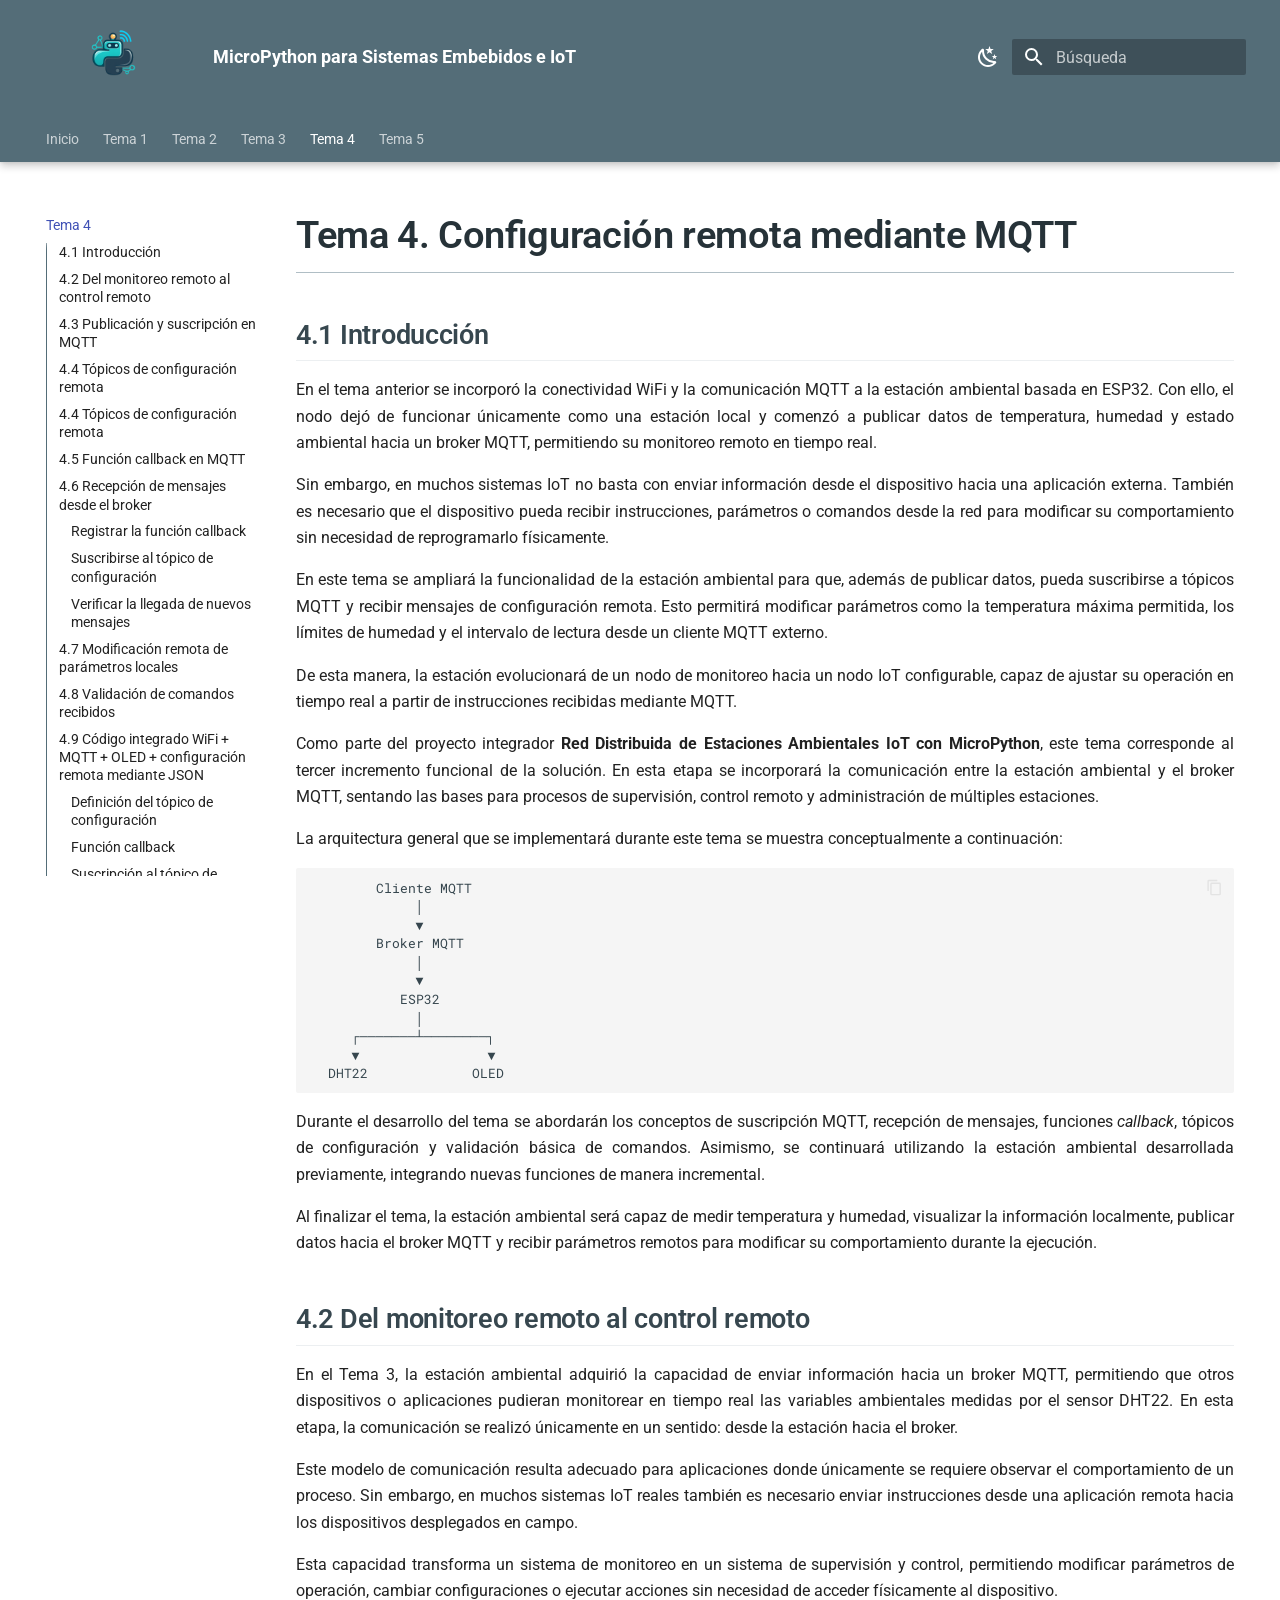
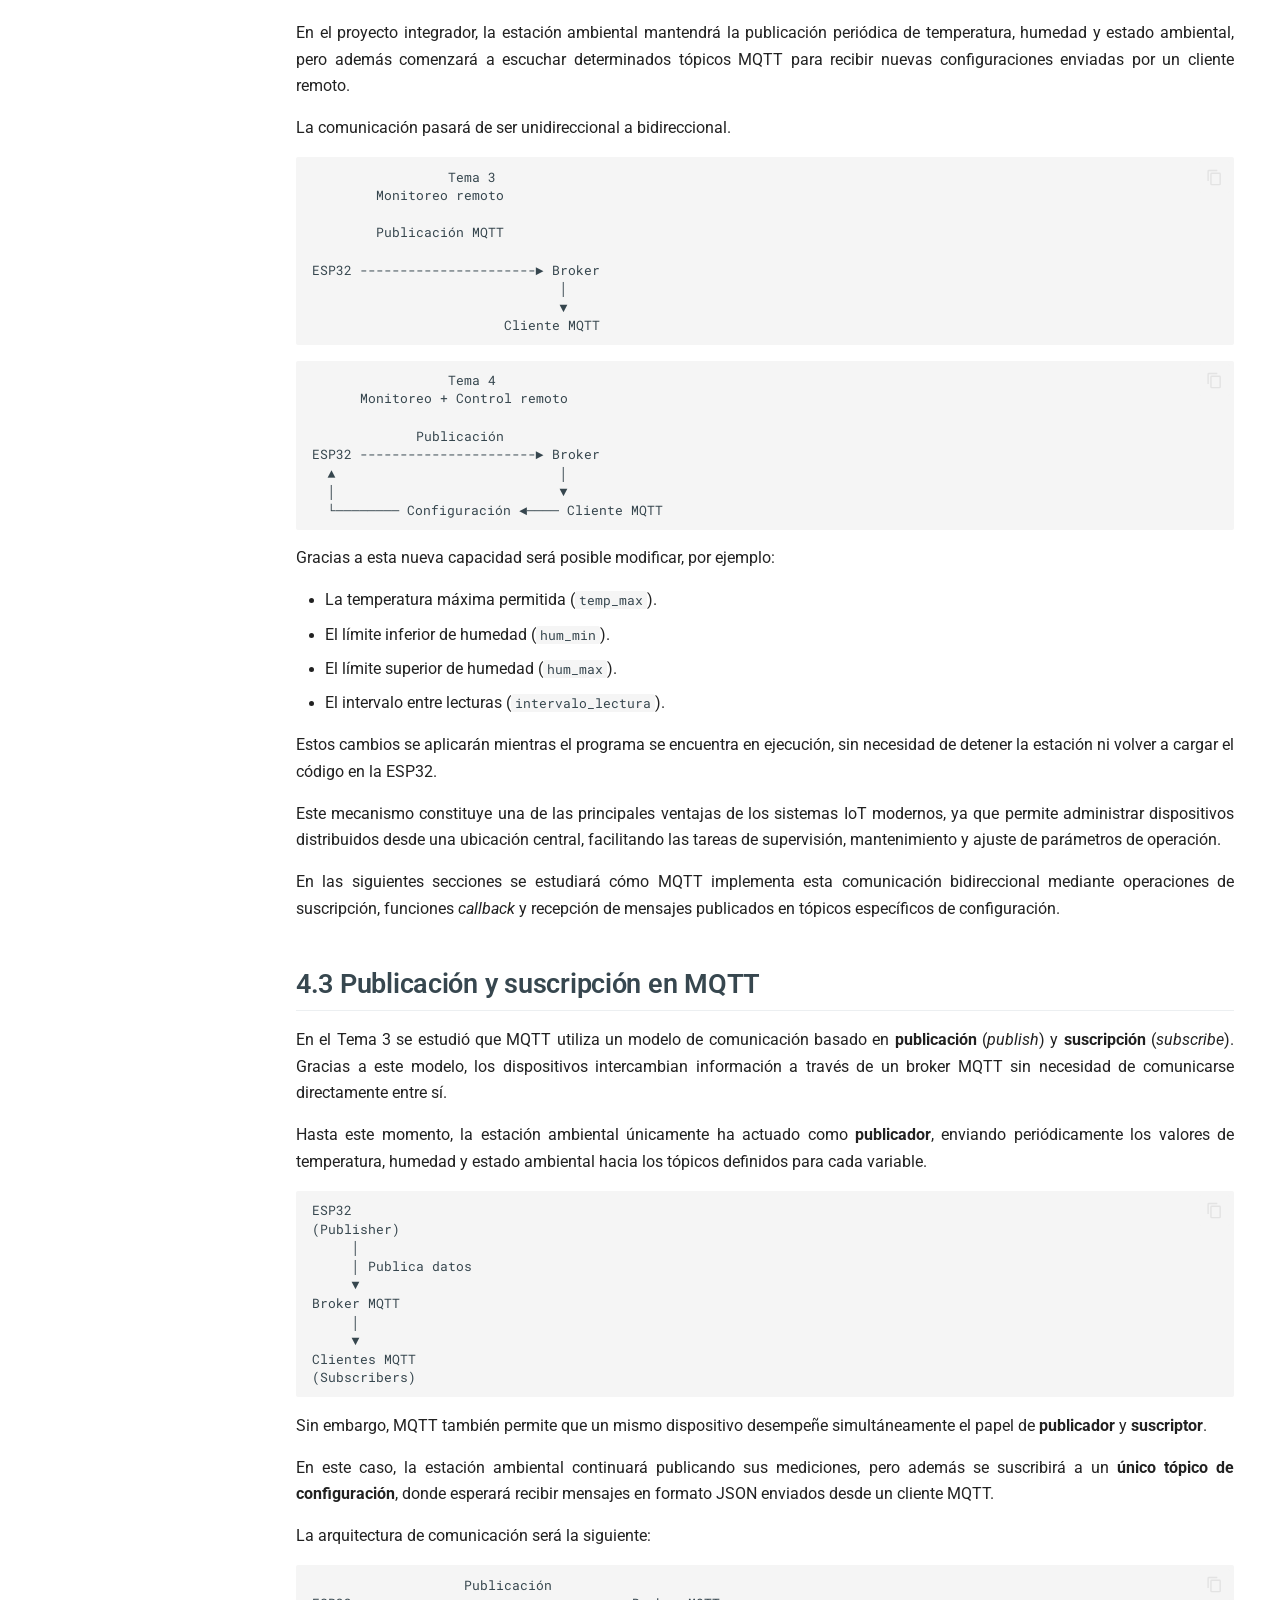
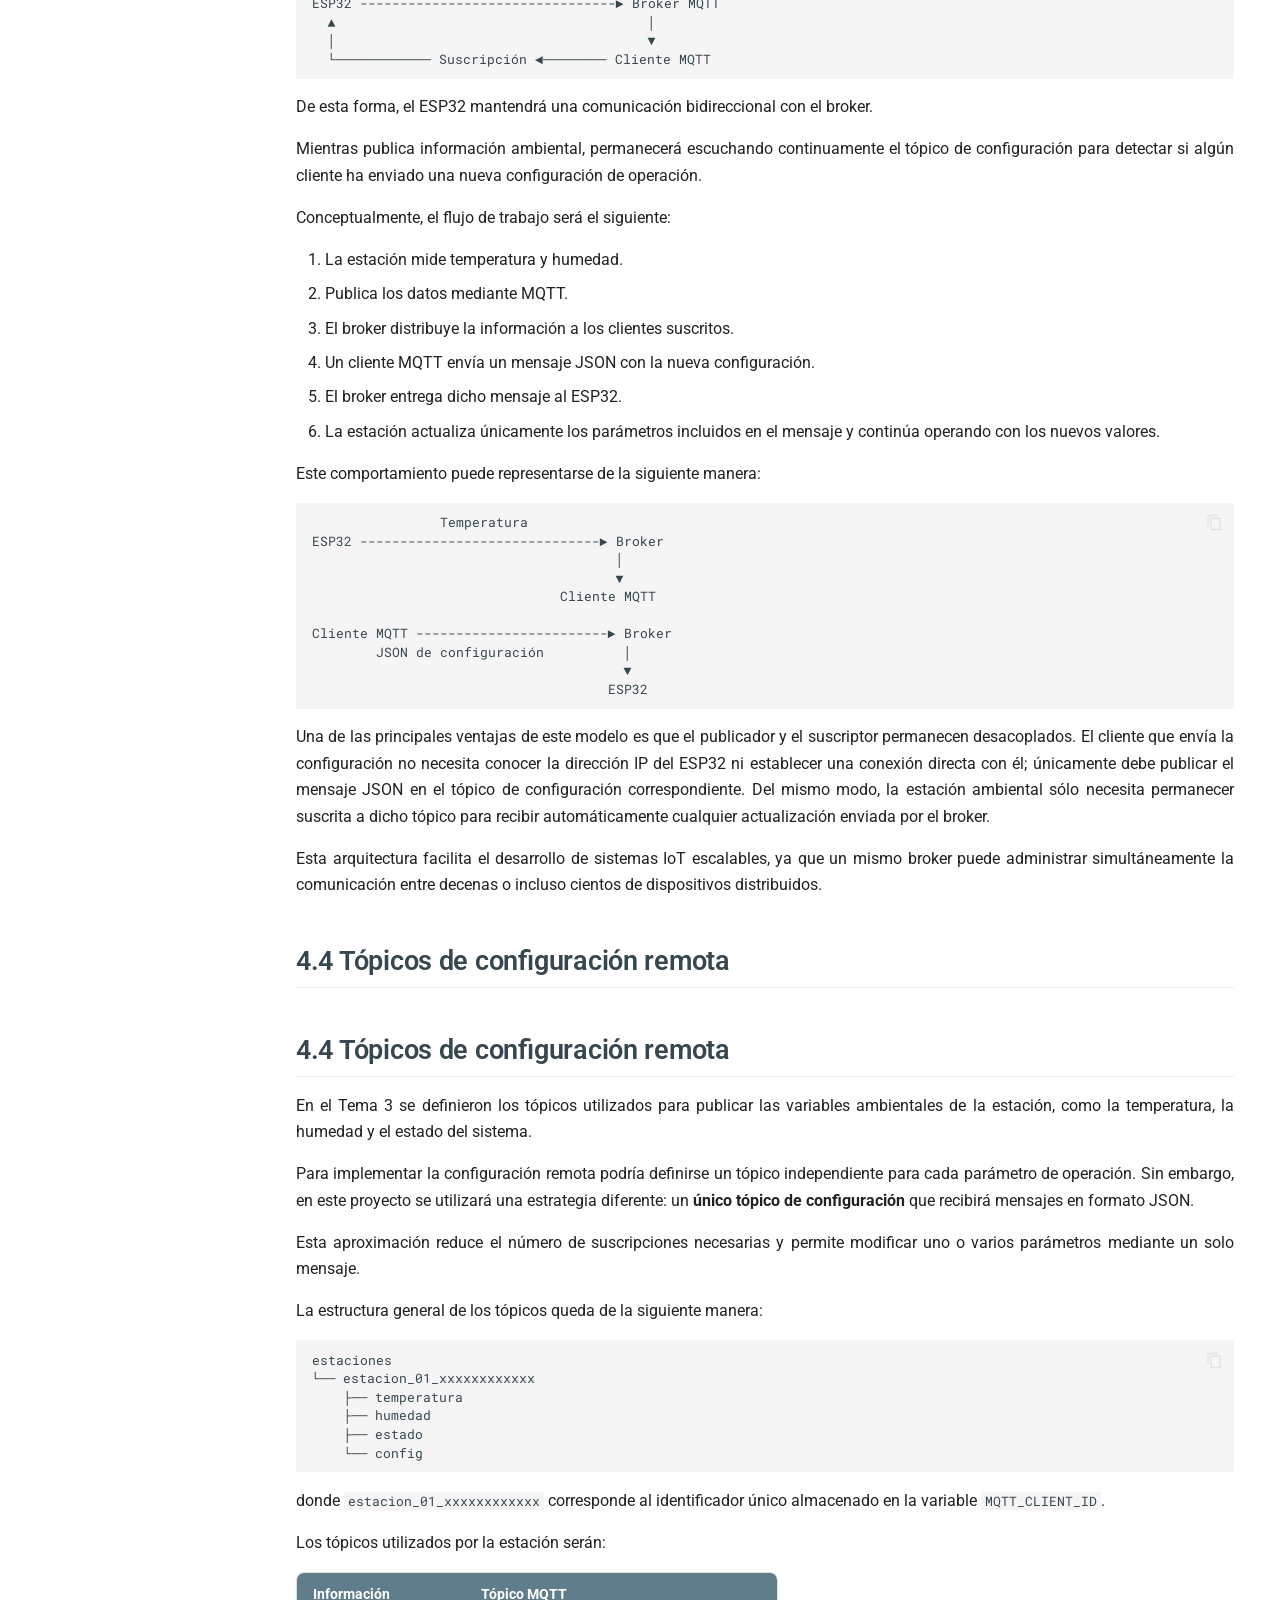
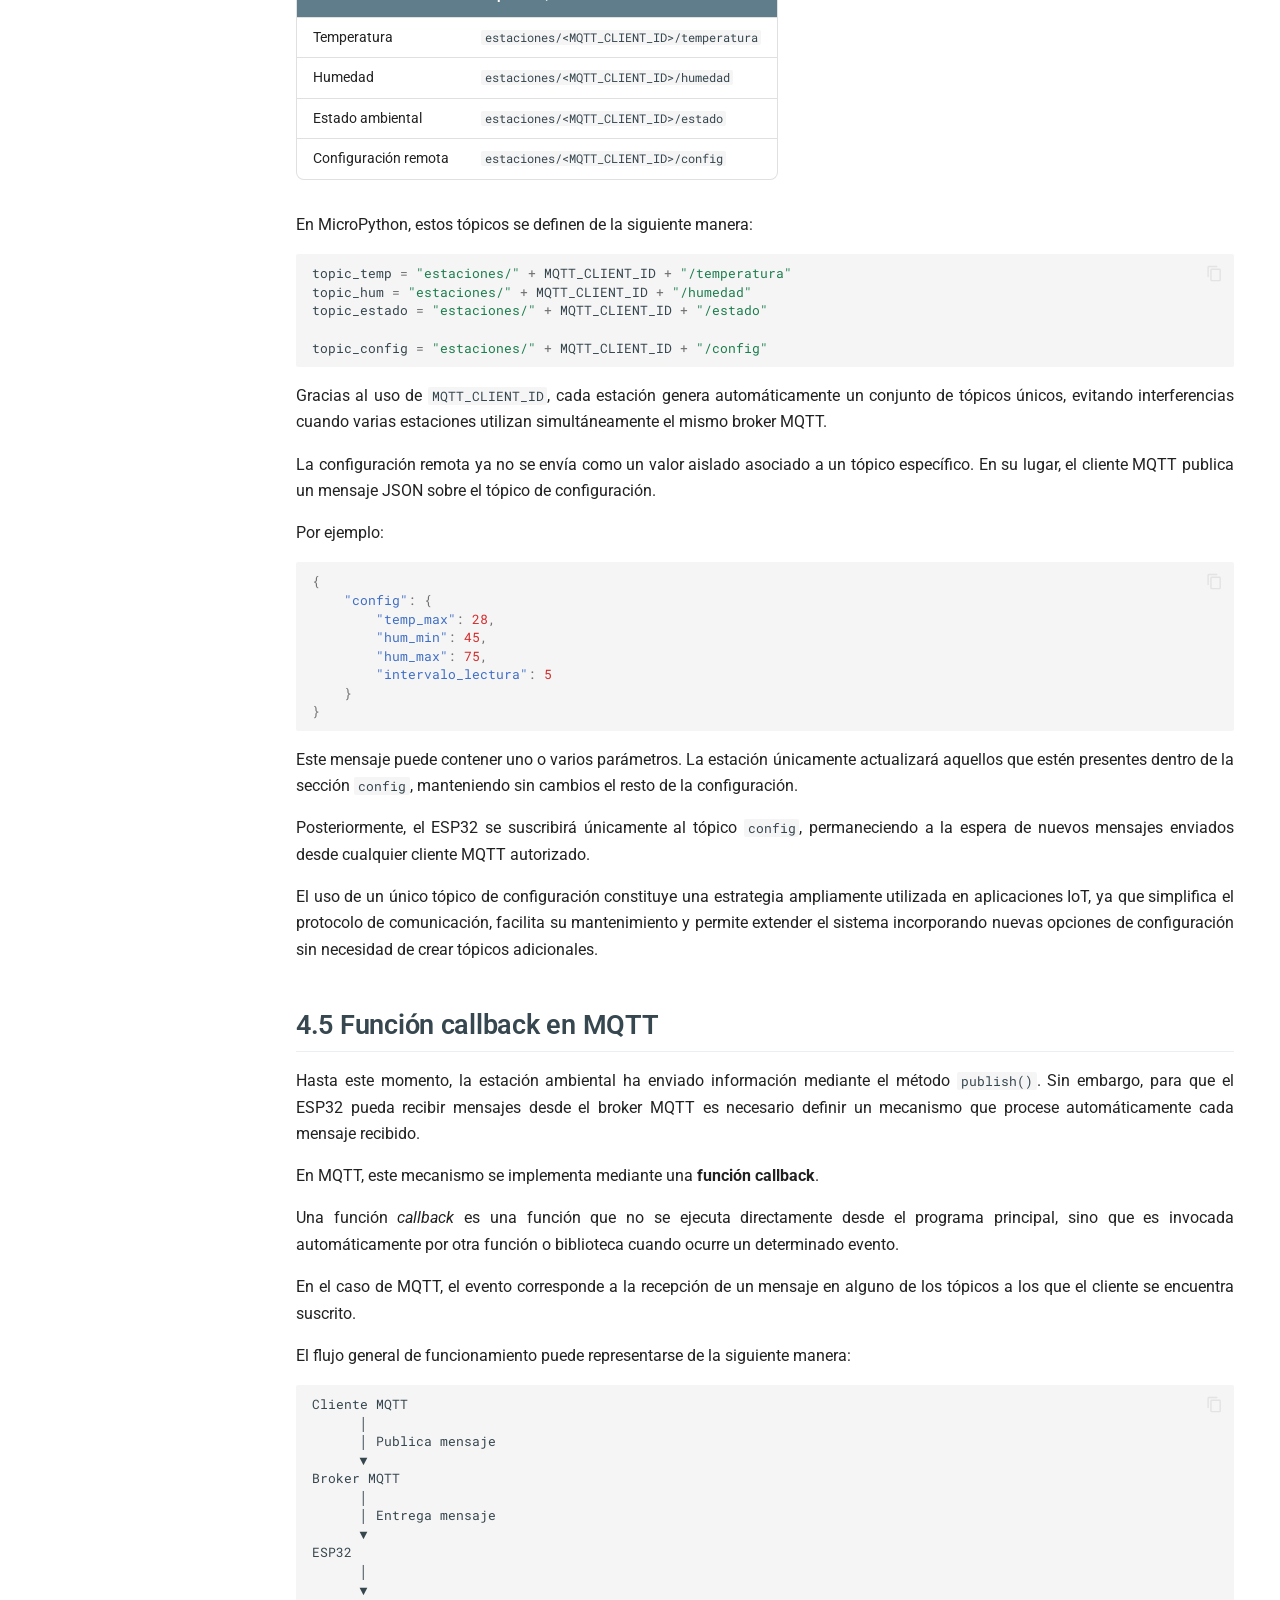
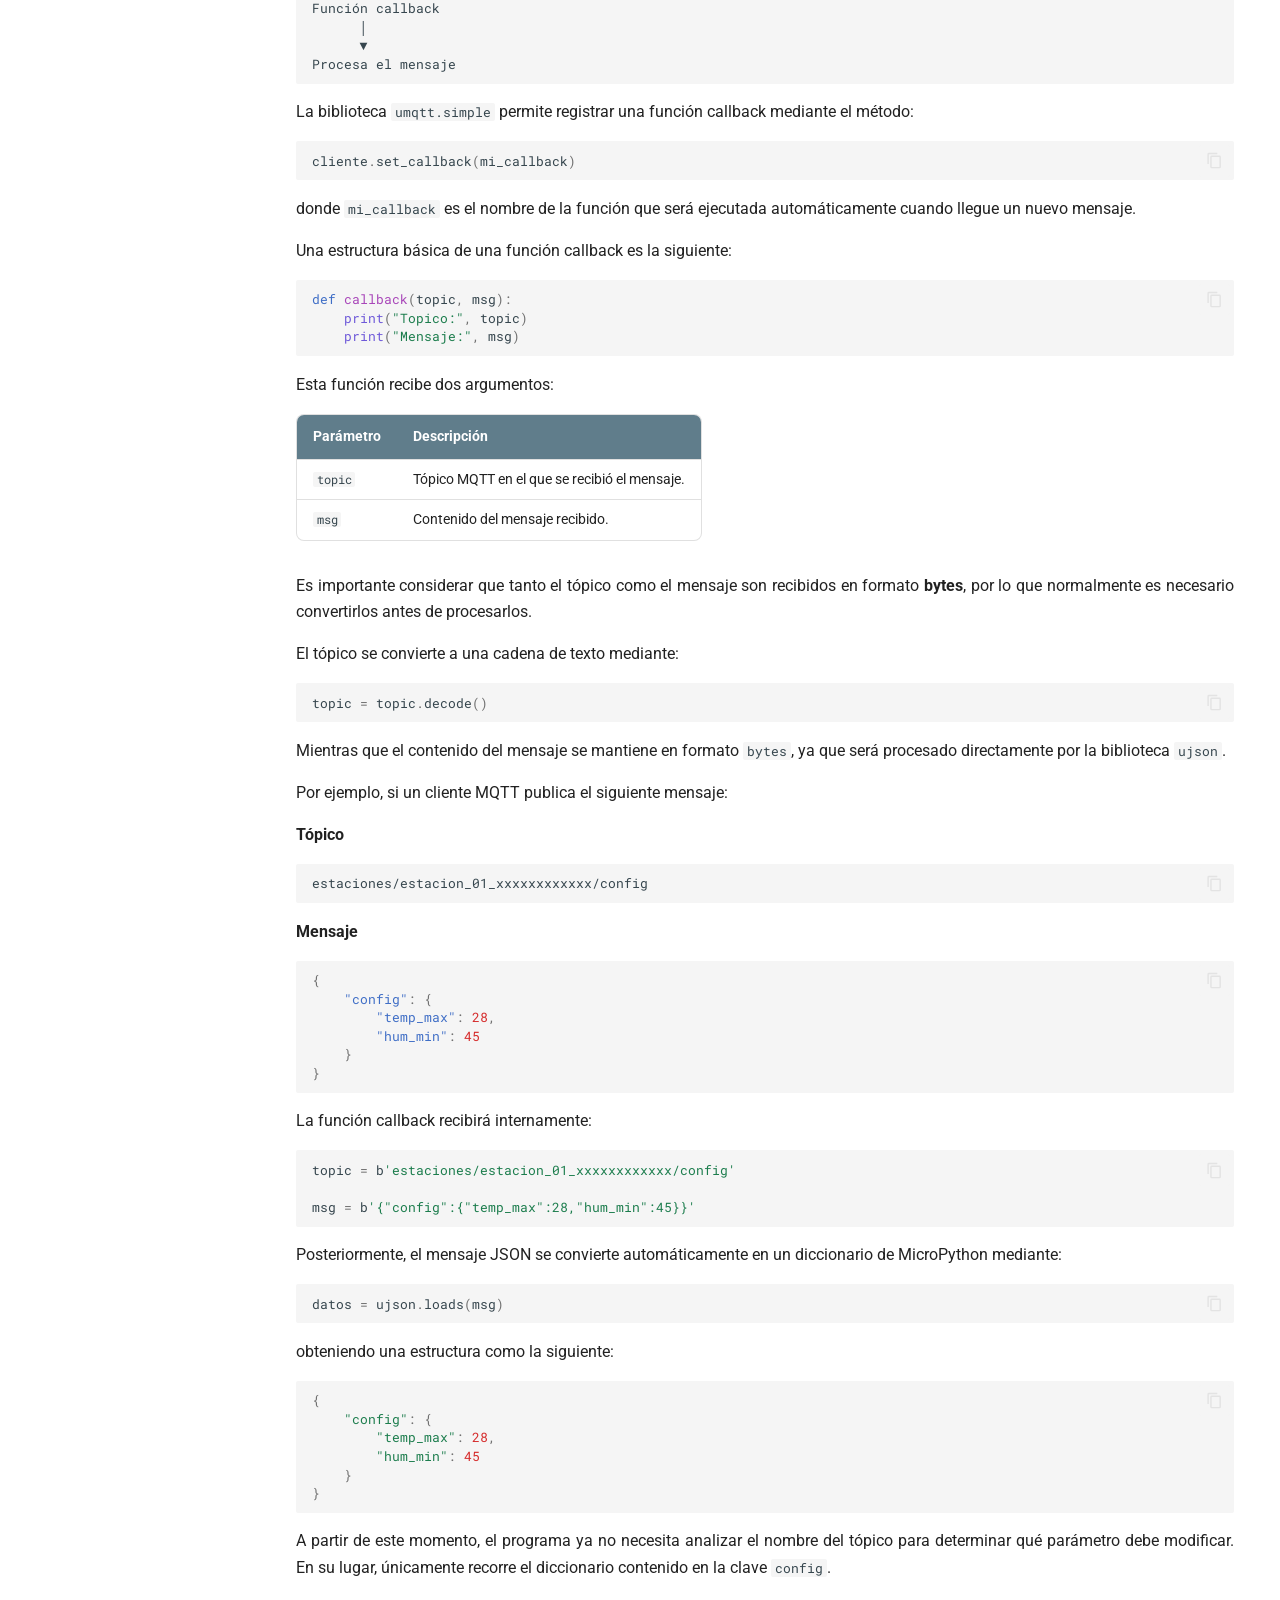
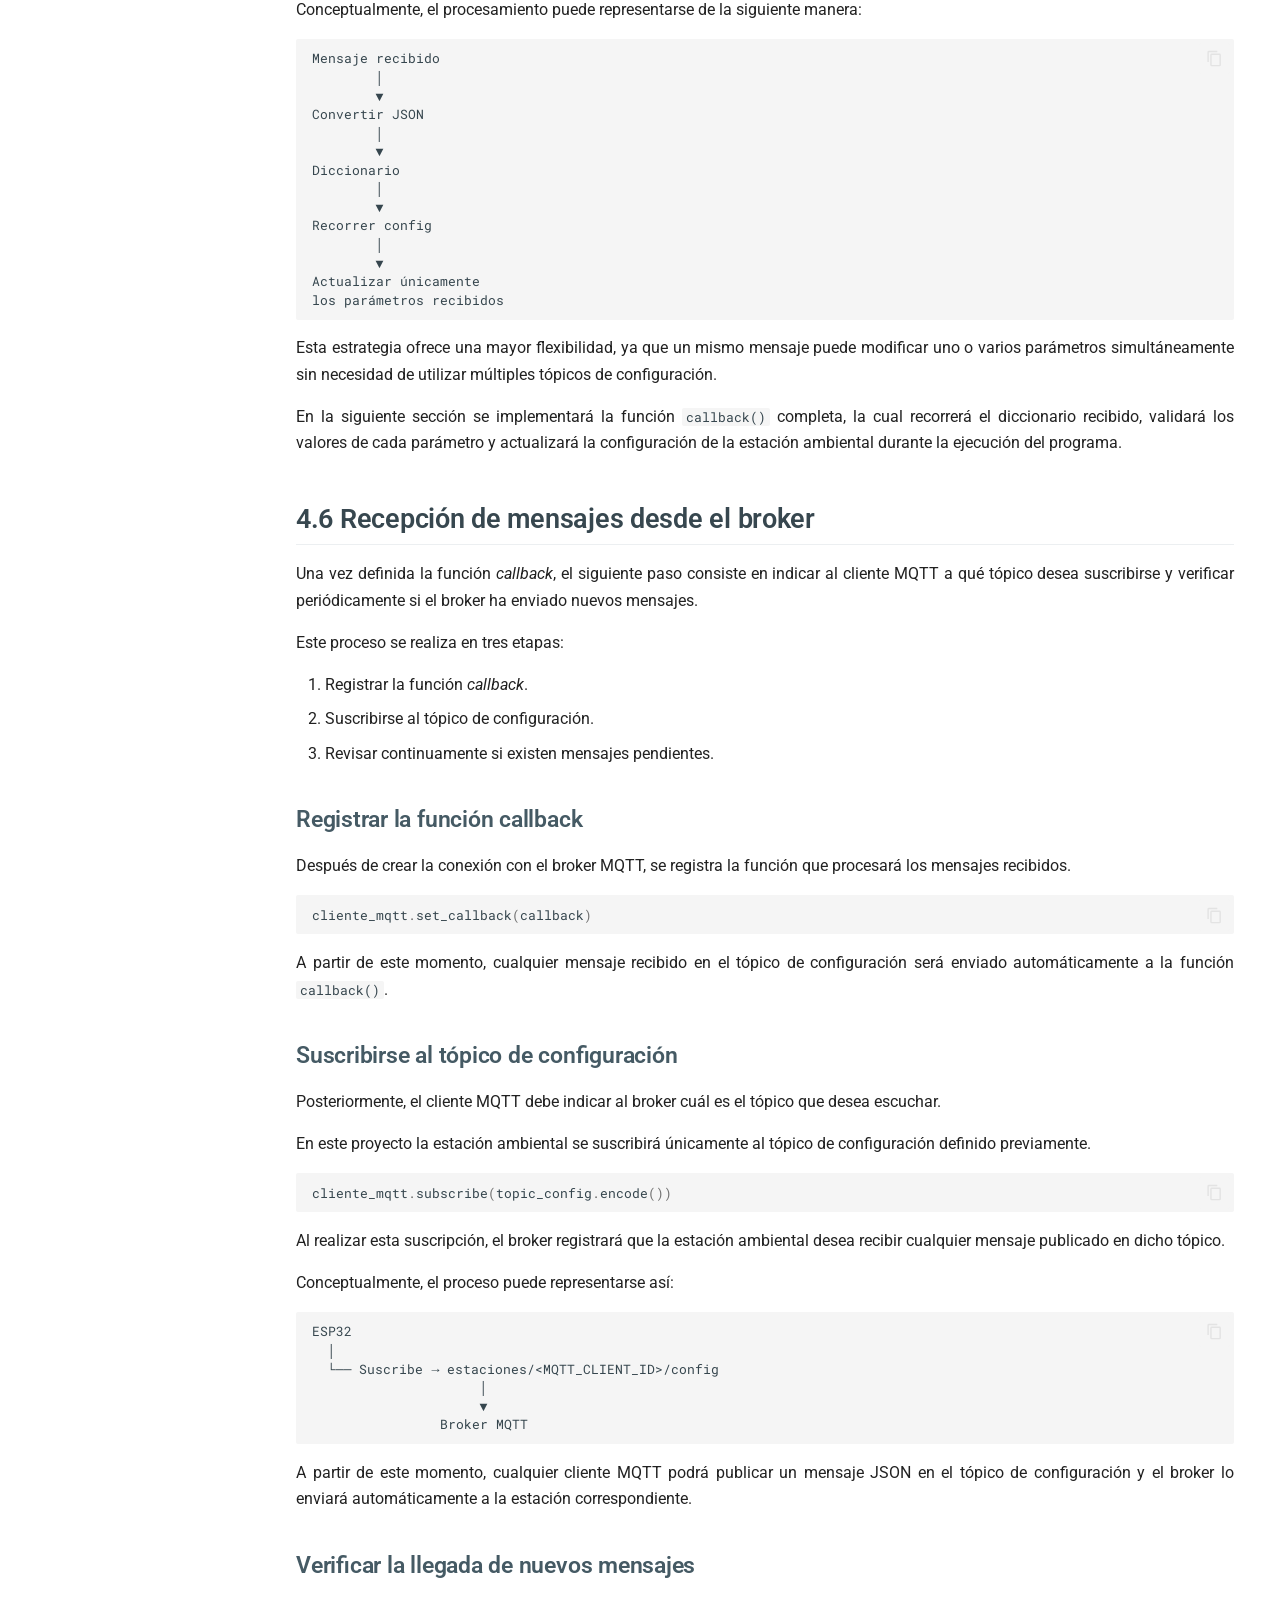
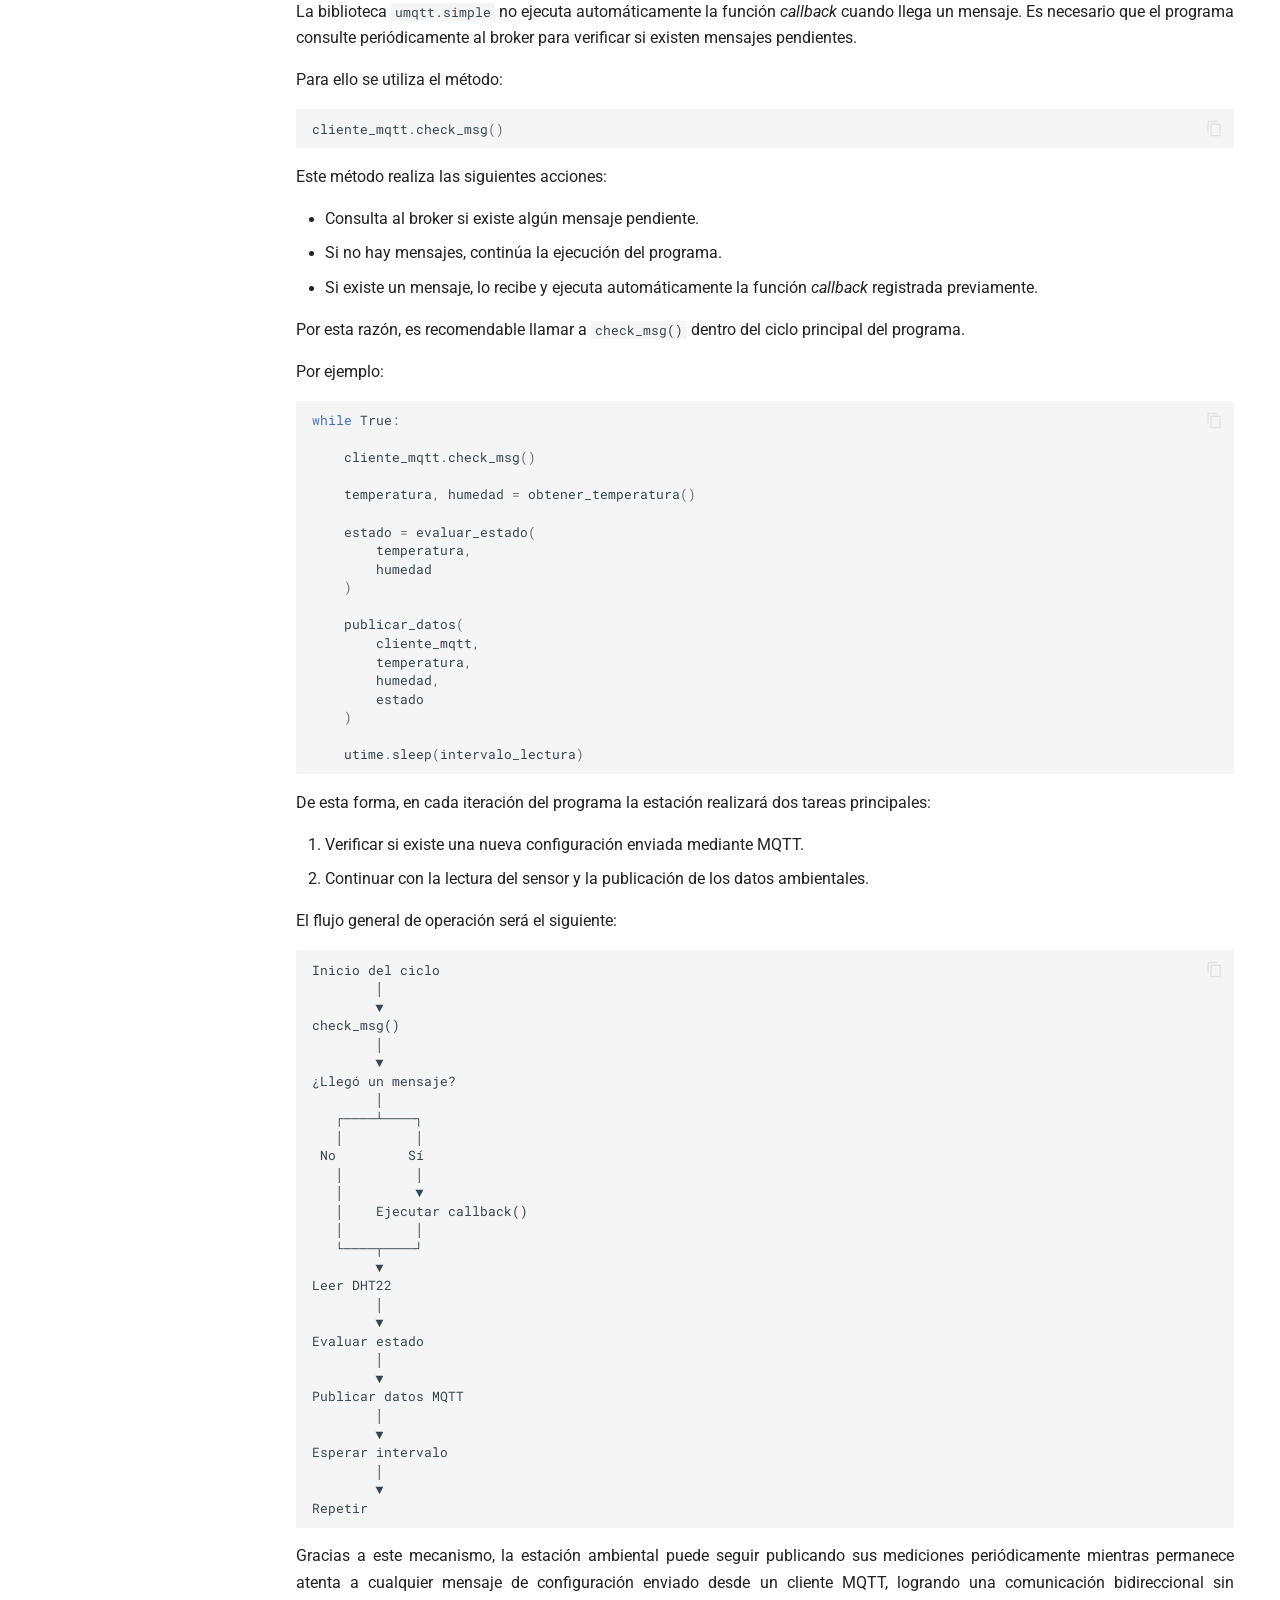
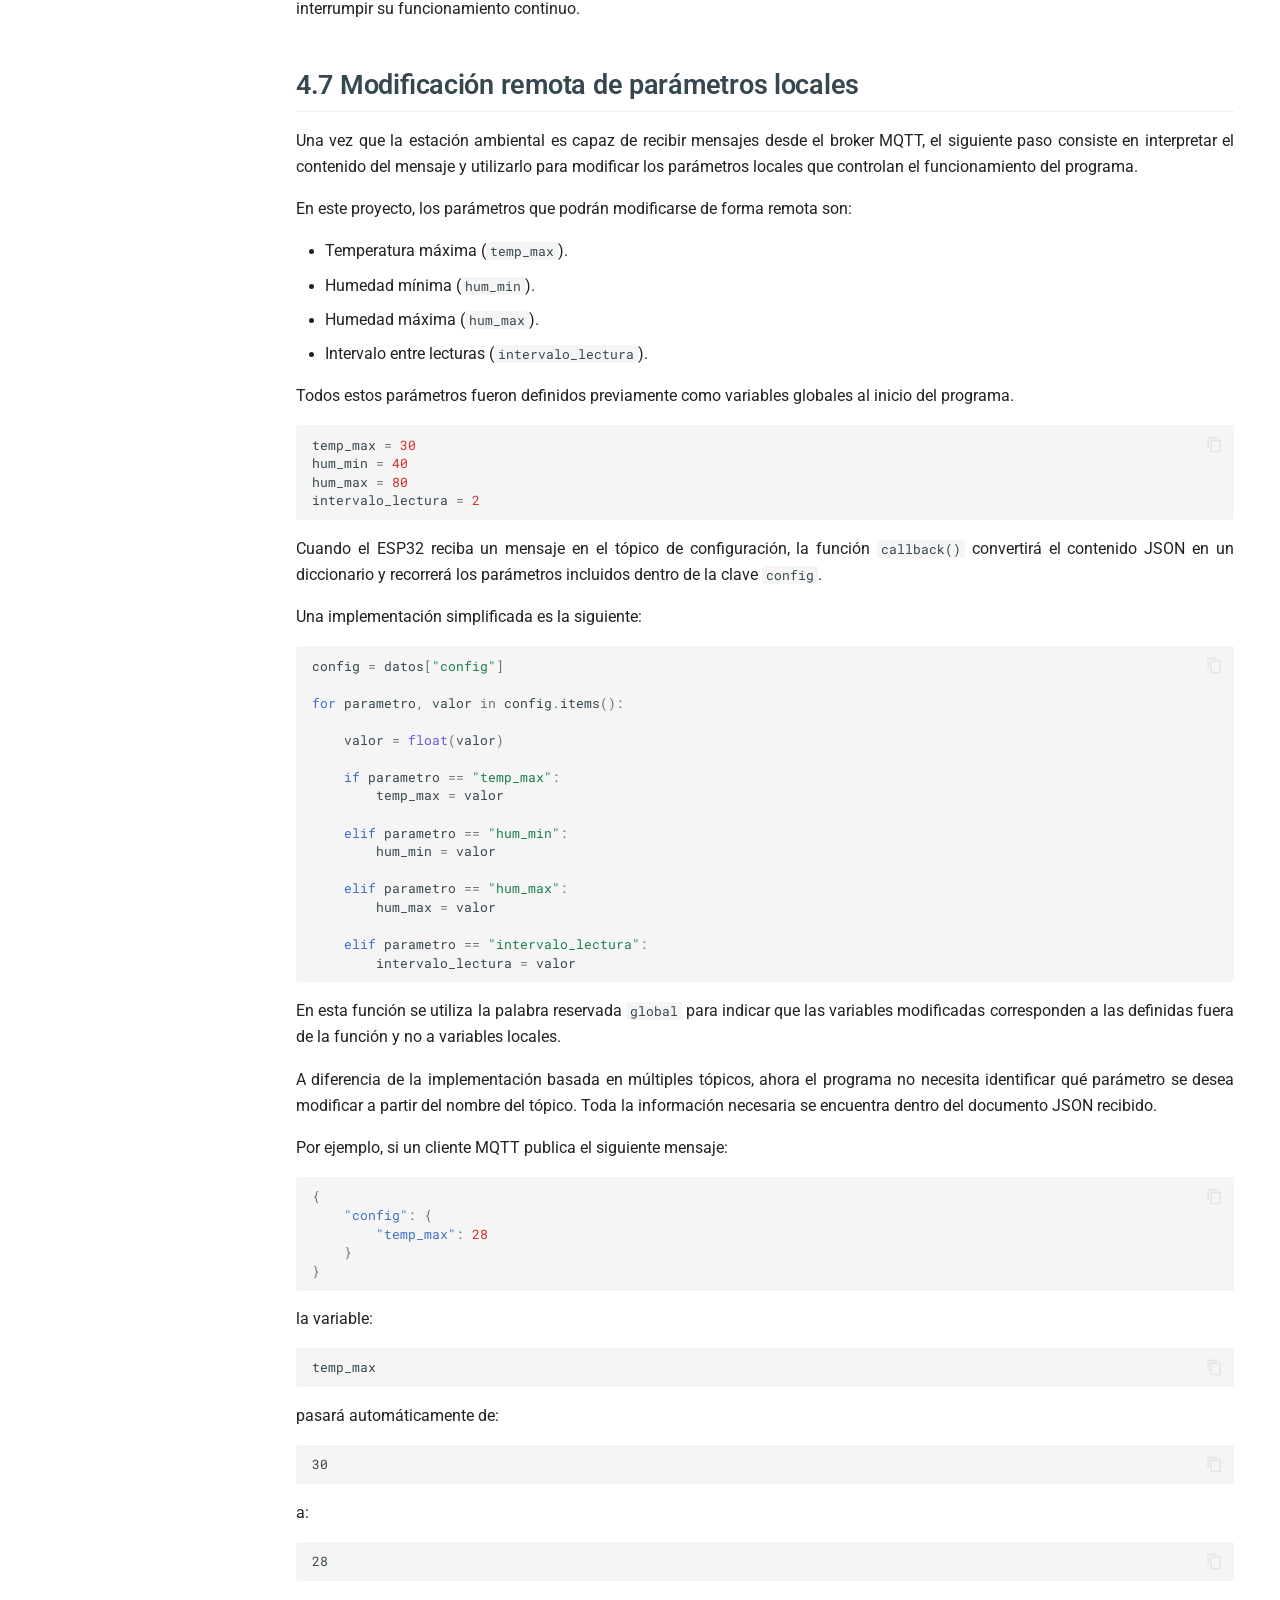
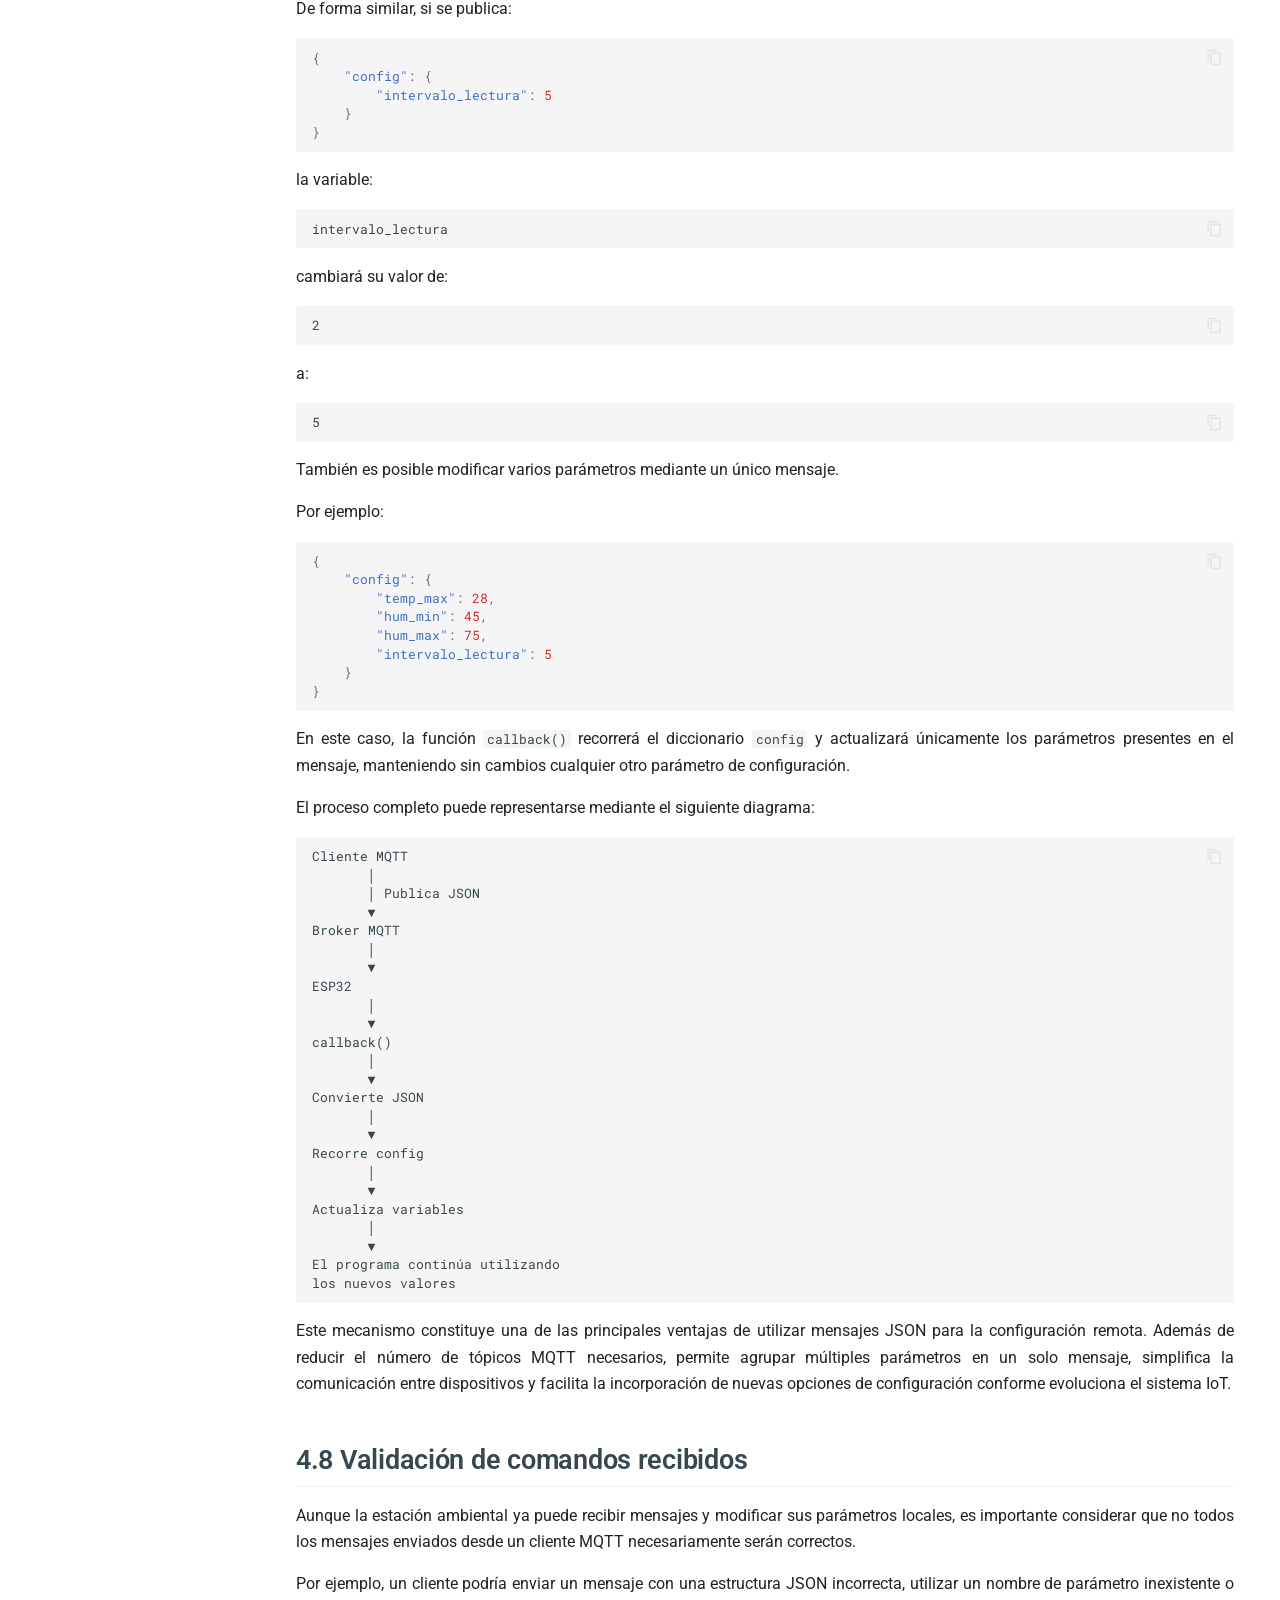
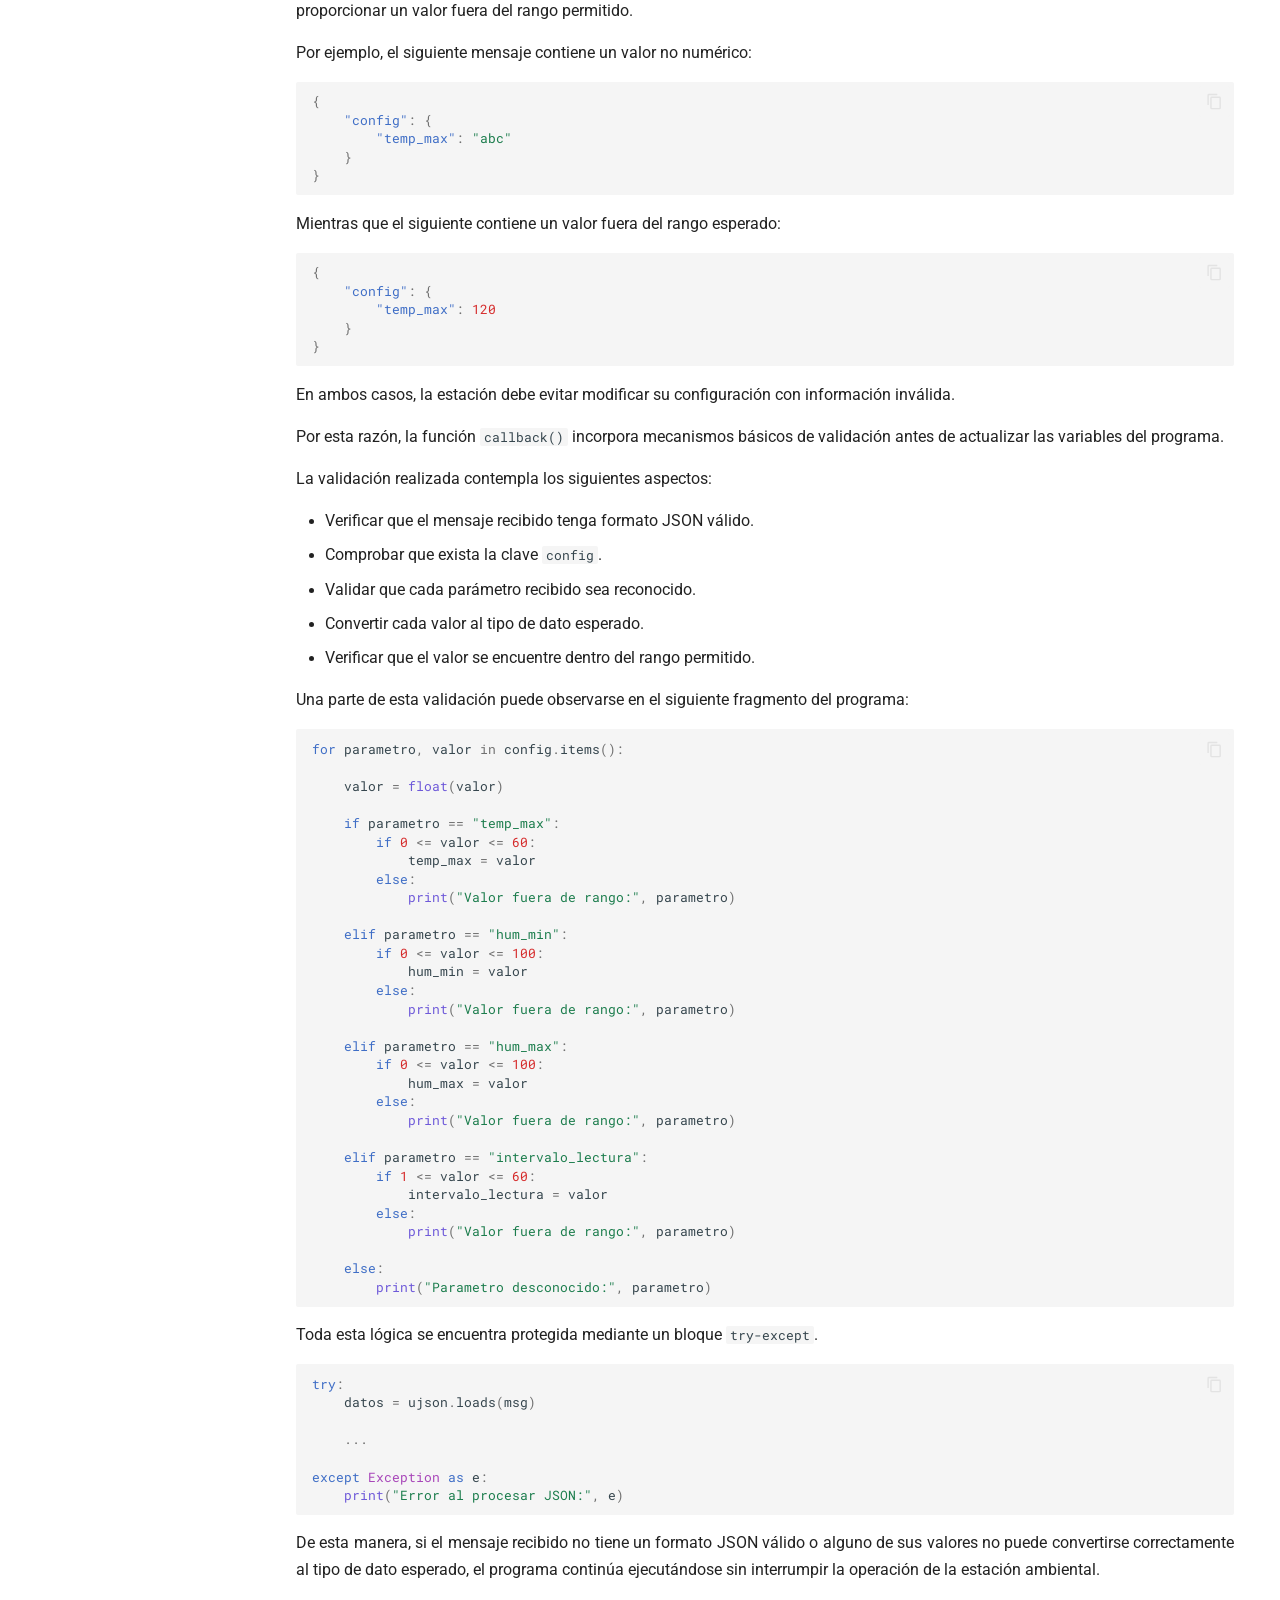
<file: tema4/tema4/index.html>
<!doctype html>
<html lang="es" class="no-js">
  <head>
    
      <meta charset="utf-8">
      <meta name="viewport" content="width=device-width,initial-scale=1">
      
      
        <meta name="author" content="Patricia Elizabeth Figueroa MIllán , Ismael Amezcua Valdovinos">
      
      
        <link rel="canonical" href="https://micropython.elizabethfigueroa.com/tema4/tema4/">
      
      
        <link rel="prev" href="../../tema3/tema3/">
      
      
        <link rel="next" href="../../tema5/tema5/">
      
      
        
      
      
      <link rel="icon" href="../../assets/logo.png">
      <meta name="generator" content="mkdocs-1.6.1, mkdocs-material-9.7.6">
    
    
      
        <title>Tema 4 - MicroPython para Sistemas Embebidos e IoT</title>
      
    
    
      <link rel="stylesheet" href="../../assets/stylesheets/main.484c7ddc.min.css">
      
        
        <link rel="stylesheet" href="../../assets/stylesheets/palette.ab4e12ef.min.css">
      
      


    
    
      
    
    
      
        
        
        <link rel="preconnect" href="https://fonts.gstatic.com" crossorigin>
        <link rel="stylesheet" href="https://fonts.googleapis.com/css?family=Roboto:300,300i,400,400i,700,700i%7CRoboto+Mono:400,400i,700,700i&display=fallback">
        <style>:root{--md-text-font:"Roboto";--md-code-font:"Roboto Mono"}</style>
      
    
    
      <link rel="stylesheet" href="../../stylesheets/extra.css">
    
    <script>__md_scope=new URL("../..",location),__md_hash=e=>[...e].reduce(((e,_)=>(e<<5)-e+_.charCodeAt(0)),0),__md_get=(e,_=localStorage,t=__md_scope)=>JSON.parse(_.getItem(t.pathname+"."+e)),__md_set=(e,_,t=localStorage,a=__md_scope)=>{try{t.setItem(a.pathname+"."+e,JSON.stringify(_))}catch(e){}}</script>
    
      

    
    
  </head>
  
  
    
    
      
    
    
    
    
    <body dir="ltr" data-md-color-scheme="default" data-md-color-primary="blue-grey" data-md-color-accent="cyan">
  
    
    <input class="md-toggle" data-md-toggle="drawer" type="checkbox" id="__drawer" autocomplete="off">
    <input class="md-toggle" data-md-toggle="search" type="checkbox" id="__search" autocomplete="off">
    <label class="md-overlay" for="__drawer"></label>
    <div data-md-component="skip">
      
        
        <a href="#tema-4-configuracion-remota-mediante-mqtt" class="md-skip">
          Saltar a contenido
        </a>
      
    </div>
    <div data-md-component="announce">
      
    </div>
    
    
      

  

<header class="md-header md-header--shadow md-header--lifted" data-md-component="header">
  <nav class="md-header__inner md-grid" aria-label="Cabecera">
    <a href="../.." title="MicroPython para Sistemas Embebidos e IoT" class="md-header__button md-logo" aria-label="MicroPython para Sistemas Embebidos e IoT" data-md-component="logo">
      
  <img src="../../assets/logo.png" alt="logo">

    </a>
    <label class="md-header__button md-icon" for="__drawer">
      
      <svg xmlns="http://www.w3.org/2000/svg" viewBox="0 0 24 24"><path d="M3 6h18v2H3zm0 5h18v2H3zm0 5h18v2H3z"/></svg>
    </label>
    <div class="md-header__title" data-md-component="header-title">
      <div class="md-header__ellipsis">
        <div class="md-header__topic">
          <span class="md-ellipsis">
            MicroPython para Sistemas Embebidos e IoT
          </span>
        </div>
        <div class="md-header__topic" data-md-component="header-topic">
          <span class="md-ellipsis">
            
              Tema 4
            
          </span>
        </div>
      </div>
    </div>
    
      
        <form class="md-header__option" data-md-component="palette">
  
    
    
    
    <input class="md-option" data-md-color-media="" data-md-color-scheme="default" data-md-color-primary="blue-grey" data-md-color-accent="cyan"  aria-label="Cambiar a modo oscuro"  type="radio" name="__palette" id="__palette_0">
    
      <label class="md-header__button md-icon" title="Cambiar a modo oscuro" for="__palette_1" hidden>
        <svg xmlns="http://www.w3.org/2000/svg" viewBox="0 0 24 24"><path d="m17.75 4.09-2.53 1.94.91 3.06-2.63-1.81-2.63 1.81.91-3.06-2.53-1.94L12.44 4l1.06-3 1.06 3zm3.5 6.91-1.64 1.25.59 1.98-1.7-1.17-1.7 1.17.59-1.98L15.75 11l2.06-.05L18.5 9l.69 1.95zm-2.28 4.95c.83-.08 1.72 1.1 1.19 1.85-.32.45-.66.87-1.08 1.27C15.17 23 8.84 23 4.94 19.07c-3.91-3.9-3.91-10.24 0-14.14.4-.4.82-.76 1.27-1.08.75-.53 1.93.36 1.85 1.19-.27 2.86.69 5.83 2.89 8.02a9.96 9.96 0 0 0 8.02 2.89m-1.64 2.02a12.08 12.08 0 0 1-7.8-3.47c-2.17-2.19-3.33-5-3.49-7.82-2.81 3.14-2.7 7.96.31 10.98 3.02 3.01 7.84 3.12 10.98.31"/></svg>
      </label>
    
  
    
    
    
    <input class="md-option" data-md-color-media="" data-md-color-scheme="slate" data-md-color-primary="blue-grey" data-md-color-accent="cyan"  aria-label="Cambiar a modo claro"  type="radio" name="__palette" id="__palette_1">
    
      <label class="md-header__button md-icon" title="Cambiar a modo claro" for="__palette_0" hidden>
        <svg xmlns="http://www.w3.org/2000/svg" viewBox="0 0 24 24"><path d="M12 7a5 5 0 0 1 5 5 5 5 0 0 1-5 5 5 5 0 0 1-5-5 5 5 0 0 1 5-5m0 2a3 3 0 0 0-3 3 3 3 0 0 0 3 3 3 3 0 0 0 3-3 3 3 0 0 0-3-3m0-7 2.39 3.42C13.65 5.15 12.84 5 12 5s-1.65.15-2.39.42zM3.34 7l4.16-.35A7.2 7.2 0 0 0 5.94 8.5c-.44.74-.69 1.5-.83 2.29zm.02 10 1.76-3.77a7.131 7.131 0 0 0 2.38 4.14zM20.65 7l-1.77 3.79a7.02 7.02 0 0 0-2.38-4.15zm-.01 10-4.14.36c.59-.51 1.12-1.14 1.54-1.86.42-.73.69-1.5.83-2.29zM12 22l-2.41-3.44c.74.27 1.55.44 2.41.44.82 0 1.63-.17 2.37-.44z"/></svg>
      </label>
    
  
</form>
      
    
    
      <script>var palette=__md_get("__palette");if(palette&&palette.color){if("(prefers-color-scheme)"===palette.color.media){var media=matchMedia("(prefers-color-scheme: light)"),input=document.querySelector(media.matches?"[data-md-color-media='(prefers-color-scheme: light)']":"[data-md-color-media='(prefers-color-scheme: dark)']");palette.color.media=input.getAttribute("data-md-color-media"),palette.color.scheme=input.getAttribute("data-md-color-scheme"),palette.color.primary=input.getAttribute("data-md-color-primary"),palette.color.accent=input.getAttribute("data-md-color-accent")}for(var[key,value]of Object.entries(palette.color))document.body.setAttribute("data-md-color-"+key,value)}</script>
    
    
    
      
      
        <label class="md-header__button md-icon" for="__search">
          
          <svg xmlns="http://www.w3.org/2000/svg" viewBox="0 0 24 24"><path d="M9.5 3A6.5 6.5 0 0 1 16 9.5c0 1.61-.59 3.09-1.56 4.23l.27.27h.79l5 5-1.5 1.5-5-5v-.79l-.27-.27A6.52 6.52 0 0 1 9.5 16 6.5 6.5 0 0 1 3 9.5 6.5 6.5 0 0 1 9.5 3m0 2C7 5 5 7 5 9.5S7 14 9.5 14 14 12 14 9.5 12 5 9.5 5"/></svg>
        </label>
        <div class="md-search" data-md-component="search" role="dialog">
  <label class="md-search__overlay" for="__search"></label>
  <div class="md-search__inner" role="search">
    <form class="md-search__form" name="search">
      <input type="text" class="md-search__input" name="query" aria-label="Búsqueda" placeholder="Búsqueda" autocapitalize="off" autocorrect="off" autocomplete="off" spellcheck="false" data-md-component="search-query" required>
      <label class="md-search__icon md-icon" for="__search">
        
        <svg xmlns="http://www.w3.org/2000/svg" viewBox="0 0 24 24"><path d="M9.5 3A6.5 6.5 0 0 1 16 9.5c0 1.61-.59 3.09-1.56 4.23l.27.27h.79l5 5-1.5 1.5-5-5v-.79l-.27-.27A6.52 6.52 0 0 1 9.5 16 6.5 6.5 0 0 1 3 9.5 6.5 6.5 0 0 1 9.5 3m0 2C7 5 5 7 5 9.5S7 14 9.5 14 14 12 14 9.5 12 5 9.5 5"/></svg>
        
        <svg xmlns="http://www.w3.org/2000/svg" viewBox="0 0 24 24"><path d="M20 11v2H8l5.5 5.5-1.42 1.42L4.16 12l7.92-7.92L13.5 5.5 8 11z"/></svg>
      </label>
      <nav class="md-search__options" aria-label="Buscar">
        
        <button type="reset" class="md-search__icon md-icon" title="Limpiar" aria-label="Limpiar" tabindex="-1">
          
          <svg xmlns="http://www.w3.org/2000/svg" viewBox="0 0 24 24"><path d="M19 6.41 17.59 5 12 10.59 6.41 5 5 6.41 10.59 12 5 17.59 6.41 19 12 13.41 17.59 19 19 17.59 13.41 12z"/></svg>
        </button>
      </nav>
      
    </form>
    <div class="md-search__output">
      <div class="md-search__scrollwrap" tabindex="0" data-md-scrollfix>
        <div class="md-search-result" data-md-component="search-result">
          <div class="md-search-result__meta">
            Inicializando búsqueda
          </div>
          <ol class="md-search-result__list" role="presentation"></ol>
        </div>
      </div>
    </div>
  </div>
</div>
      
    
    
  </nav>
  
    
      
<nav class="md-tabs" aria-label="Pestañas" data-md-component="tabs">
  <div class="md-grid">
    <ul class="md-tabs__list">
      
        
  
  
  
  
    <li class="md-tabs__item">
      <a href="../.." class="md-tabs__link">
        
  
  
    
  
  Inicio

      </a>
    </li>
  

      
        
  
  
  
  
    <li class="md-tabs__item">
      <a href="../../tema1/tema1/" class="md-tabs__link">
        
  
  
    
  
  Tema 1

      </a>
    </li>
  

      
        
  
  
  
  
    <li class="md-tabs__item">
      <a href="../../tema2/tema2/" class="md-tabs__link">
        
  
  
    
  
  Tema 2

      </a>
    </li>
  

      
        
  
  
  
  
    <li class="md-tabs__item">
      <a href="../../tema3/tema3/" class="md-tabs__link">
        
  
  
    
  
  Tema 3

      </a>
    </li>
  

      
        
  
  
  
    
  
  
    <li class="md-tabs__item md-tabs__item--active">
      <a href="./" class="md-tabs__link">
        
  
  
    
  
  Tema 4

      </a>
    </li>
  

      
        
  
  
  
  
    <li class="md-tabs__item">
      <a href="../../tema5/tema5/" class="md-tabs__link">
        
  
  
    
  
  Tema 5

      </a>
    </li>
  

      
    </ul>
  </div>
</nav>
    
  
</header>
    
    <div class="md-container" data-md-component="container">
      
      
        
      
      <main class="md-main" data-md-component="main">
        <div class="md-main__inner md-grid">
          
            
              
              <div class="md-sidebar md-sidebar--primary" data-md-component="sidebar" data-md-type="navigation" >
                <div class="md-sidebar__scrollwrap">
                  <div class="md-sidebar__inner">
                    


  


  

<nav class="md-nav md-nav--primary md-nav--lifted md-nav--integrated" aria-label="Navegación" data-md-level="0">
  <label class="md-nav__title" for="__drawer">
    <a href="../.." title="MicroPython para Sistemas Embebidos e IoT" class="md-nav__button md-logo" aria-label="MicroPython para Sistemas Embebidos e IoT" data-md-component="logo">
      
  <img src="../../assets/logo.png" alt="logo">

    </a>
    MicroPython para Sistemas Embebidos e IoT
  </label>
  
  <ul class="md-nav__list" data-md-scrollfix>
    
      
      
  
  
  
  
    <li class="md-nav__item">
      <a href="../.." class="md-nav__link">
        
  
  
  <span class="md-ellipsis">
    
  
    Inicio
  

    
  </span>
  
  

      </a>
    </li>
  

    
      
      
  
  
  
  
    <li class="md-nav__item">
      <a href="../../tema1/tema1/" class="md-nav__link">
        
  
  
  <span class="md-ellipsis">
    
  
    Tema 1
  

    
  </span>
  
  

      </a>
    </li>
  

    
      
      
  
  
  
  
    <li class="md-nav__item">
      <a href="../../tema2/tema2/" class="md-nav__link">
        
  
  
  <span class="md-ellipsis">
    
  
    Tema 2
  

    
  </span>
  
  

      </a>
    </li>
  

    
      
      
  
  
  
  
    <li class="md-nav__item">
      <a href="../../tema3/tema3/" class="md-nav__link">
        
  
  
  <span class="md-ellipsis">
    
  
    Tema 3
  

    
  </span>
  
  

      </a>
    </li>
  

    
      
      
  
  
    
  
  
  
    <li class="md-nav__item md-nav__item--active">
      
      <input class="md-nav__toggle md-toggle" type="checkbox" id="__toc">
      
      
        
      
      
        <label class="md-nav__link md-nav__link--active" for="__toc">
          
  
  
  <span class="md-ellipsis">
    
  
    Tema 4
  

    
  </span>
  
  

          <span class="md-nav__icon md-icon"></span>
        </label>
      
      <a href="./" class="md-nav__link md-nav__link--active">
        
  
  
  <span class="md-ellipsis">
    
  
    Tema 4
  

    
  </span>
  
  

      </a>
      
        

<nav class="md-nav md-nav--secondary" aria-label="Tabla de contenidos">
  
  
  
    
  
  
    <label class="md-nav__title" for="__toc">
      <span class="md-nav__icon md-icon"></span>
      Tabla de contenidos
    </label>
    <ul class="md-nav__list" data-md-component="toc" data-md-scrollfix>
      
        <li class="md-nav__item">
  <a href="#41-introduccion" class="md-nav__link">
    <span class="md-ellipsis">
      
        4.1 Introducción
      
    </span>
  </a>
  
</li>
      
        <li class="md-nav__item">
  <a href="#42-del-monitoreo-remoto-al-control-remoto" class="md-nav__link">
    <span class="md-ellipsis">
      
        4.2 Del monitoreo remoto al control remoto
      
    </span>
  </a>
  
</li>
      
        <li class="md-nav__item">
  <a href="#43-publicacion-y-suscripcion-en-mqtt" class="md-nav__link">
    <span class="md-ellipsis">
      
        4.3 Publicación y suscripción en MQTT
      
    </span>
  </a>
  
</li>
      
        <li class="md-nav__item">
  <a href="#44-topicos-de-configuracion-remota" class="md-nav__link">
    <span class="md-ellipsis">
      
        4.4 Tópicos de configuración remota
      
    </span>
  </a>
  
</li>
      
        <li class="md-nav__item">
  <a href="#44-topicos-de-configuracion-remota_1" class="md-nav__link">
    <span class="md-ellipsis">
      
        4.4 Tópicos de configuración remota
      
    </span>
  </a>
  
</li>
      
        <li class="md-nav__item">
  <a href="#45-funcion-callback-en-mqtt" class="md-nav__link">
    <span class="md-ellipsis">
      
        4.5 Función callback en MQTT
      
    </span>
  </a>
  
</li>
      
        <li class="md-nav__item">
  <a href="#46-recepcion-de-mensajes-desde-el-broker" class="md-nav__link">
    <span class="md-ellipsis">
      
        4.6 Recepción de mensajes desde el broker
      
    </span>
  </a>
  
    <nav class="md-nav" aria-label="4.6 Recepción de mensajes desde el broker">
      <ul class="md-nav__list">
        
          <li class="md-nav__item">
  <a href="#registrar-la-funcion-callback" class="md-nav__link">
    <span class="md-ellipsis">
      
        Registrar la función callback
      
    </span>
  </a>
  
</li>
        
          <li class="md-nav__item">
  <a href="#suscribirse-al-topico-de-configuracion" class="md-nav__link">
    <span class="md-ellipsis">
      
        Suscribirse al tópico de configuración
      
    </span>
  </a>
  
</li>
        
          <li class="md-nav__item">
  <a href="#verificar-la-llegada-de-nuevos-mensajes" class="md-nav__link">
    <span class="md-ellipsis">
      
        Verificar la llegada de nuevos mensajes
      
    </span>
  </a>
  
</li>
        
      </ul>
    </nav>
  
</li>
      
        <li class="md-nav__item">
  <a href="#47-modificacion-remota-de-parametros-locales" class="md-nav__link">
    <span class="md-ellipsis">
      
        4.7 Modificación remota de parámetros locales
      
    </span>
  </a>
  
</li>
      
        <li class="md-nav__item">
  <a href="#48-validacion-de-comandos-recibidos" class="md-nav__link">
    <span class="md-ellipsis">
      
        4.8 Validación de comandos recibidos
      
    </span>
  </a>
  
</li>
      
        <li class="md-nav__item">
  <a href="#49-codigo-integrado-wifi-mqtt-oled-configuracion-remota-mediante-json" class="md-nav__link">
    <span class="md-ellipsis">
      
        4.9 Código integrado WiFi + MQTT + OLED + configuración remota mediante JSON
      
    </span>
  </a>
  
    <nav class="md-nav" aria-label="4.9 Código integrado WiFi + MQTT + OLED + configuración remota mediante JSON">
      <ul class="md-nav__list">
        
          <li class="md-nav__item">
  <a href="#definicion-del-topico-de-configuracion" class="md-nav__link">
    <span class="md-ellipsis">
      
        Definición del tópico de configuración
      
    </span>
  </a>
  
</li>
        
          <li class="md-nav__item">
  <a href="#funcion-callback" class="md-nav__link">
    <span class="md-ellipsis">
      
        Función callback
      
    </span>
  </a>
  
</li>
        
          <li class="md-nav__item">
  <a href="#suscripcion-al-topico-de-configuracion" class="md-nav__link">
    <span class="md-ellipsis">
      
        Suscripción al tópico de configuración
      
    </span>
  </a>
  
</li>
        
          <li class="md-nav__item">
  <a href="#codigo-integrado-final" class="md-nav__link">
    <span class="md-ellipsis">
      
        Código integrado final
      
    </span>
  </a>
  
</li>
        
          <li class="md-nav__item">
  <a href="#reto-propuesto" class="md-nav__link">
    <span class="md-ellipsis">
      
        Reto propuesto
      
    </span>
  </a>
  
</li>
        
      </ul>
    </nav>
  
</li>
      
        <li class="md-nav__item">
  <a href="#410-prueba-desde-cliente-mqtt" class="md-nav__link">
    <span class="md-ellipsis">
      
        4.10 Prueba desde cliente MQTT
      
    </span>
  </a>
  
    <nav class="md-nav" aria-label="4.10 Prueba desde cliente MQTT">
      <ul class="md-nav__list">
        
          <li class="md-nav__item">
  <a href="#cliente-web-mqtt-recomendado" class="md-nav__link">
    <span class="md-ellipsis">
      
        Cliente web MQTT recomendado
      
    </span>
  </a>
  
</li>
        
          <li class="md-nav__item">
  <a href="#configuracion-de-la-conexion" class="md-nav__link">
    <span class="md-ellipsis">
      
        Configuración de la conexión
      
    </span>
  </a>
  
</li>
        
          <li class="md-nav__item">
  <a href="#monitoreo-de-los-datos-publicados" class="md-nav__link">
    <span class="md-ellipsis">
      
        Monitoreo de los datos publicados
      
    </span>
  </a>
  
</li>
        
          <li class="md-nav__item">
  <a href="#envio-de-una-configuracion-remota" class="md-nav__link">
    <span class="md-ellipsis">
      
        Envío de una configuración remota
      
    </span>
  </a>
  
</li>
        
          <li class="md-nav__item">
  <a href="#resultado-esperado" class="md-nav__link">
    <span class="md-ellipsis">
      
        Resultado esperado
      
    </span>
  </a>
  
</li>
        
      </ul>
    </nav>
  
</li>
      
        <li class="md-nav__item">
  <a href="#411-resultado-esperado-del-incremento" class="md-nav__link">
    <span class="md-ellipsis">
      
        4.11 Resultado esperado del incremento
      
    </span>
  </a>
  
</li>
      
    </ul>
  
</nav>
      
    </li>
  

    
      
      
  
  
  
  
    <li class="md-nav__item">
      <a href="../../tema5/tema5/" class="md-nav__link">
        
  
  
  <span class="md-ellipsis">
    
  
    Tema 5
  

    
  </span>
  
  

      </a>
    </li>
  

    
  </ul>
</nav>
                  </div>
                </div>
              </div>
            
            
          
          
            <div class="md-content" data-md-component="content">
              
              <article class="md-content__inner md-typeset">
                
                  



<h1 id="tema-4-configuracion-remota-mediante-mqtt">Tema 4. Configuración remota mediante MQTT</h1>
<h2 id="41-introduccion">4.1 Introducción</h2>
<p>En el tema anterior se incorporó la conectividad WiFi y la comunicación MQTT a la estación ambiental basada en ESP32. Con ello, el nodo dejó de funcionar únicamente como una estación local y comenzó a publicar datos de temperatura, humedad y estado ambiental hacia un broker MQTT, permitiendo su monitoreo remoto en tiempo real.</p>
<p>Sin embargo, en muchos sistemas IoT no basta con enviar información desde el dispositivo hacia una aplicación externa. También es necesario que el dispositivo pueda recibir instrucciones, parámetros o comandos desde la red para modificar su comportamiento sin necesidad de reprogramarlo físicamente.</p>
<p>En este tema se ampliará la funcionalidad de la estación ambiental para que, además de publicar datos, pueda suscribirse a tópicos MQTT y recibir mensajes de configuración remota. Esto permitirá modificar parámetros como la temperatura máxima permitida, los límites de humedad y el intervalo de lectura desde un cliente MQTT externo.</p>
<p>De esta manera, la estación evolucionará de un nodo de monitoreo hacia un nodo IoT configurable, capaz de ajustar su operación en tiempo real a partir de instrucciones recibidas mediante MQTT.</p>
<p>Como parte del proyecto integrador <strong>Red Distribuida de Estaciones Ambientales IoT con MicroPython</strong>, este tema corresponde al tercer incremento funcional de la solución. En esta etapa se incorporará la comunicación entre la estación ambiental y el broker MQTT, sentando las bases para procesos de supervisión, control remoto y administración de múltiples estaciones.</p>
<p>La arquitectura general que se implementará durante este tema se muestra conceptualmente a continuación:</p>
<div class="highlight"><pre><span></span><code>        Cliente MQTT
             │
             ▼
        Broker MQTT
             │
             ▼
           ESP32
             │
     ┌───────┴────────┐
     ▼                ▼
  DHT22             OLED
</code></pre></div>
<p>Durante el desarrollo del tema se abordarán los conceptos de suscripción MQTT, recepción de mensajes, funciones <em>callback</em>, tópicos de configuración y validación básica de comandos. Asimismo, se continuará utilizando la estación ambiental desarrollada previamente, integrando nuevas funciones de manera incremental.</p>
<p>Al finalizar el tema, la estación ambiental será capaz de medir temperatura y humedad, visualizar la información localmente, publicar datos hacia el broker MQTT y recibir parámetros remotos para modificar su comportamiento durante la ejecución.</p>
<h2 id="42-del-monitoreo-remoto-al-control-remoto">4.2 Del monitoreo remoto al control remoto</h2>
<p>En el Tema 3, la estación ambiental adquirió la capacidad de enviar información hacia un broker MQTT, permitiendo que otros dispositivos o aplicaciones pudieran monitorear en tiempo real las variables ambientales medidas por el sensor DHT22. En esta etapa, la comunicación se realizó únicamente en un sentido: desde la estación hacia el broker.</p>
<p>Este modelo de comunicación resulta adecuado para aplicaciones donde únicamente se requiere observar el comportamiento de un proceso. Sin embargo, en muchos sistemas IoT reales también es necesario enviar instrucciones desde una aplicación remota hacia los dispositivos desplegados en campo.</p>
<p>Esta capacidad transforma un sistema de monitoreo en un sistema de supervisión y control, permitiendo modificar parámetros de operación, cambiar configuraciones o ejecutar acciones sin necesidad de acceder físicamente al dispositivo.</p>
<p>En el proyecto integrador, la estación ambiental mantendrá la publicación periódica de temperatura, humedad y estado ambiental, pero además comenzará a escuchar determinados tópicos MQTT para recibir nuevas configuraciones enviadas por un cliente remoto.</p>
<p>La comunicación pasará de ser unidireccional a bidireccional.</p>
<div class="highlight"><pre><span></span><code>                 Tema 3
        Monitoreo remoto

        Publicación MQTT

ESP32 ----------------------► Broker
                               │
                               ▼
                        Cliente MQTT
</code></pre></div>
<div class="highlight"><pre><span></span><code>                 Tema 4
      Monitoreo + Control remoto

             Publicación
ESP32 ----------------------► Broker
  ▲                            │
  │                            ▼
  └──────── Configuración ◄──── Cliente MQTT
</code></pre></div>
<p>Gracias a esta nueva capacidad será posible modificar, por ejemplo:</p>
<ul>
<li>La temperatura máxima permitida (<code>temp_max</code>).</li>
<li>El límite inferior de humedad (<code>hum_min</code>).</li>
<li>El límite superior de humedad (<code>hum_max</code>).</li>
<li>El intervalo entre lecturas (<code>intervalo_lectura</code>).</li>
</ul>
<p>Estos cambios se aplicarán mientras el programa se encuentra en ejecución, sin necesidad de detener la estación ni volver a cargar el código en la ESP32.</p>
<p>Este mecanismo constituye una de las principales ventajas de los sistemas IoT modernos, ya que permite administrar dispositivos distribuidos desde una ubicación central, facilitando las tareas de supervisión, mantenimiento y ajuste de parámetros de operación.</p>
<p>En las siguientes secciones se estudiará cómo MQTT implementa esta comunicación bidireccional mediante operaciones de suscripción, funciones <em>callback</em> y recepción de mensajes publicados en tópicos específicos de configuración.</p>
<h2 id="43-publicacion-y-suscripcion-en-mqtt">4.3 Publicación y suscripción en MQTT</h2>
<p>En el Tema 3 se estudió que MQTT utiliza un modelo de comunicación basado en <strong>publicación</strong> (<em>publish</em>) y <strong>suscripción</strong> (<em>subscribe</em>). Gracias a este modelo, los dispositivos intercambian información a través de un broker MQTT sin necesidad de comunicarse directamente entre sí.</p>
<p>Hasta este momento, la estación ambiental únicamente ha actuado como <strong>publicador</strong>, enviando periódicamente los valores de temperatura, humedad y estado ambiental hacia los tópicos definidos para cada variable.</p>
<div class="highlight"><pre><span></span><code>ESP32
(Publisher)
     │
     │ Publica datos
     ▼
Broker MQTT
     │
     ▼
Clientes MQTT
(Subscribers)
</code></pre></div>
<p>Sin embargo, MQTT también permite que un mismo dispositivo desempeñe simultáneamente el papel de <strong>publicador</strong> y <strong>suscriptor</strong>.</p>
<p>En este caso, la estación ambiental continuará publicando sus mediciones, pero además se suscribirá a un <strong>único tópico de configuración</strong>, donde esperará recibir mensajes en formato JSON enviados desde un cliente MQTT.</p>
<p>La arquitectura de comunicación será la siguiente:</p>
<div class="highlight"><pre><span></span><code>                   Publicación
ESP32 --------------------------------► Broker MQTT
  ▲                                       │
  │                                       ▼
  └──────────── Suscripción ◄──────── Cliente MQTT
</code></pre></div>
<p>De esta forma, el ESP32 mantendrá una comunicación bidireccional con el broker.</p>
<p>Mientras publica información ambiental, permanecerá escuchando continuamente el tópico de configuración para detectar si algún cliente ha enviado una nueva configuración de operación.</p>
<p>Conceptualmente, el flujo de trabajo será el siguiente:</p>
<ol>
<li>La estación mide temperatura y humedad.</li>
<li>Publica los datos mediante MQTT.</li>
<li>El broker distribuye la información a los clientes suscritos.</li>
<li>Un cliente MQTT envía un mensaje JSON con la nueva configuración.</li>
<li>El broker entrega dicho mensaje al ESP32.</li>
<li>La estación actualiza únicamente los parámetros incluidos en el mensaje y continúa operando con los nuevos valores.</li>
</ol>
<p>Este comportamiento puede representarse de la siguiente manera:</p>
<div class="highlight"><pre><span></span><code>                Temperatura
ESP32 ------------------------------► Broker
                                      │
                                      ▼
                               Cliente MQTT

Cliente MQTT ------------------------► Broker
        JSON de configuración          │
                                       ▼
                                     ESP32
</code></pre></div>
<p>Una de las principales ventajas de este modelo es que el publicador y el suscriptor permanecen desacoplados. El cliente que envía la configuración no necesita conocer la dirección IP del ESP32 ni establecer una conexión directa con él; únicamente debe publicar el mensaje JSON en el tópico de configuración correspondiente. Del mismo modo, la estación ambiental sólo necesita permanecer suscrita a dicho tópico para recibir automáticamente cualquier actualización enviada por el broker.</p>
<p>Esta arquitectura facilita el desarrollo de sistemas IoT escalables, ya que un mismo broker puede administrar simultáneamente la comunicación entre decenas o incluso cientos de dispositivos distribuidos.</p>
<h2 id="44-topicos-de-configuracion-remota">4.4 Tópicos de configuración remota</h2>
<h2 id="44-topicos-de-configuracion-remota_1">4.4 Tópicos de configuración remota</h2>
<p>En el Tema 3 se definieron los tópicos utilizados para publicar las variables ambientales de la estación, como la temperatura, la humedad y el estado del sistema.</p>
<p>Para implementar la configuración remota podría definirse un tópico independiente para cada parámetro de operación. Sin embargo, en este proyecto se utilizará una estrategia diferente: un <strong>único tópico de configuración</strong> que recibirá mensajes en formato JSON.</p>
<p>Esta aproximación reduce el número de suscripciones necesarias y permite modificar uno o varios parámetros mediante un solo mensaje.</p>
<p>La estructura general de los tópicos queda de la siguiente manera:</p>
<div class="highlight"><pre><span></span><code>estaciones
└── estacion_01_xxxxxxxxxxxx
    ├── temperatura
    ├── humedad
    ├── estado
    └── config
</code></pre></div>
<p>donde <code>estacion_01_xxxxxxxxxxxx</code> corresponde al identificador único almacenado en la variable <code>MQTT_CLIENT_ID</code>.</p>
<p>Los tópicos utilizados por la estación serán:</p>
<table>
<thead>
<tr>
<th>Información</th>
<th>Tópico MQTT</th>
</tr>
</thead>
<tbody>
<tr>
<td>Temperatura</td>
<td><code>estaciones/&lt;MQTT_CLIENT_ID&gt;/temperatura</code></td>
</tr>
<tr>
<td>Humedad</td>
<td><code>estaciones/&lt;MQTT_CLIENT_ID&gt;/humedad</code></td>
</tr>
<tr>
<td>Estado ambiental</td>
<td><code>estaciones/&lt;MQTT_CLIENT_ID&gt;/estado</code></td>
</tr>
<tr>
<td>Configuración remota</td>
<td><code>estaciones/&lt;MQTT_CLIENT_ID&gt;/config</code></td>
</tr>
</tbody>
</table>
<p>En MicroPython, estos tópicos se definen de la siguiente manera:</p>
<div class="highlight"><pre><span></span><code><span class="n">topic_temp</span> <span class="o">=</span> <span class="s2">&quot;estaciones/&quot;</span> <span class="o">+</span> <span class="n">MQTT_CLIENT_ID</span> <span class="o">+</span> <span class="s2">&quot;/temperatura&quot;</span>
<span class="n">topic_hum</span> <span class="o">=</span> <span class="s2">&quot;estaciones/&quot;</span> <span class="o">+</span> <span class="n">MQTT_CLIENT_ID</span> <span class="o">+</span> <span class="s2">&quot;/humedad&quot;</span>
<span class="n">topic_estado</span> <span class="o">=</span> <span class="s2">&quot;estaciones/&quot;</span> <span class="o">+</span> <span class="n">MQTT_CLIENT_ID</span> <span class="o">+</span> <span class="s2">&quot;/estado&quot;</span>

<span class="n">topic_config</span> <span class="o">=</span> <span class="s2">&quot;estaciones/&quot;</span> <span class="o">+</span> <span class="n">MQTT_CLIENT_ID</span> <span class="o">+</span> <span class="s2">&quot;/config&quot;</span>
</code></pre></div>
<p>Gracias al uso de <code>MQTT_CLIENT_ID</code>, cada estación genera automáticamente un conjunto de tópicos únicos, evitando interferencias cuando varias estaciones utilizan simultáneamente el mismo broker MQTT.</p>
<p>La configuración remota ya no se envía como un valor aislado asociado a un tópico específico. En su lugar, el cliente MQTT publica un mensaje JSON sobre el tópico de configuración.</p>
<p>Por ejemplo:</p>
<div class="highlight"><pre><span></span><code><span class="p">{</span>
<span class="w">    </span><span class="nt">&quot;config&quot;</span><span class="p">:</span><span class="w"> </span><span class="p">{</span>
<span class="w">        </span><span class="nt">&quot;temp_max&quot;</span><span class="p">:</span><span class="w"> </span><span class="mi">28</span><span class="p">,</span>
<span class="w">        </span><span class="nt">&quot;hum_min&quot;</span><span class="p">:</span><span class="w"> </span><span class="mi">45</span><span class="p">,</span>
<span class="w">        </span><span class="nt">&quot;hum_max&quot;</span><span class="p">:</span><span class="w"> </span><span class="mi">75</span><span class="p">,</span>
<span class="w">        </span><span class="nt">&quot;intervalo_lectura&quot;</span><span class="p">:</span><span class="w"> </span><span class="mi">5</span>
<span class="w">    </span><span class="p">}</span>
<span class="p">}</span>
</code></pre></div>
<p>Este mensaje puede contener uno o varios parámetros. La estación únicamente actualizará aquellos que estén presentes dentro de la sección <code>config</code>, manteniendo sin cambios el resto de la configuración.</p>
<p>Posteriormente, el ESP32 se suscribirá únicamente al tópico <code>config</code>, permaneciendo a la espera de nuevos mensajes enviados desde cualquier cliente MQTT autorizado.</p>
<p>El uso de un único tópico de configuración constituye una estrategia ampliamente utilizada en aplicaciones IoT, ya que simplifica el protocolo de comunicación, facilita su mantenimiento y permite extender el sistema incorporando nuevas opciones de configuración sin necesidad de crear tópicos adicionales.</p>
<h2 id="45-funcion-callback-en-mqtt">4.5 Función callback en MQTT</h2>
<p>Hasta este momento, la estación ambiental ha enviado información mediante el método <code>publish()</code>. Sin embargo, para que el ESP32 pueda recibir mensajes desde el broker MQTT es necesario definir un mecanismo que procese automáticamente cada mensaje recibido.</p>
<p>En MQTT, este mecanismo se implementa mediante una <strong>función callback</strong>.</p>
<p>Una función <em>callback</em> es una función que no se ejecuta directamente desde el programa principal, sino que es invocada automáticamente por otra función o biblioteca cuando ocurre un determinado evento.</p>
<p>En el caso de MQTT, el evento corresponde a la recepción de un mensaje en alguno de los tópicos a los que el cliente se encuentra suscrito.</p>
<p>El flujo general de funcionamiento puede representarse de la siguiente manera:</p>
<div class="highlight"><pre><span></span><code>Cliente MQTT
      │
      │ Publica mensaje
      ▼
Broker MQTT
      │
      │ Entrega mensaje
      ▼
ESP32
      │
      ▼
Función callback
      │
      ▼
Procesa el mensaje
</code></pre></div>
<p>La biblioteca <code>umqtt.simple</code> permite registrar una función callback mediante el método:</p>
<div class="highlight"><pre><span></span><code><span class="n">cliente</span><span class="o">.</span><span class="n">set_callback</span><span class="p">(</span><span class="n">mi_callback</span><span class="p">)</span>
</code></pre></div>
<p>donde <code>mi_callback</code> es el nombre de la función que será ejecutada automáticamente cuando llegue un nuevo mensaje.</p>
<p>Una estructura básica de una función callback es la siguiente:</p>
<div class="highlight"><pre><span></span><code><span class="k">def</span><span class="w"> </span><span class="nf">callback</span><span class="p">(</span><span class="n">topic</span><span class="p">,</span> <span class="n">msg</span><span class="p">):</span>
    <span class="nb">print</span><span class="p">(</span><span class="s2">&quot;Topico:&quot;</span><span class="p">,</span> <span class="n">topic</span><span class="p">)</span>
    <span class="nb">print</span><span class="p">(</span><span class="s2">&quot;Mensaje:&quot;</span><span class="p">,</span> <span class="n">msg</span><span class="p">)</span>
</code></pre></div>
<p>Esta función recibe dos argumentos:</p>
<table>
<thead>
<tr>
<th>Parámetro</th>
<th>Descripción</th>
</tr>
</thead>
<tbody>
<tr>
<td><code>topic</code></td>
<td>Tópico MQTT en el que se recibió el mensaje.</td>
</tr>
<tr>
<td><code>msg</code></td>
<td>Contenido del mensaje recibido.</td>
</tr>
</tbody>
</table>
<p>Es importante considerar que tanto el tópico como el mensaje son recibidos en formato <strong>bytes</strong>, por lo que normalmente es necesario convertirlos antes de procesarlos.</p>
<p>El tópico se convierte a una cadena de texto mediante:</p>
<div class="highlight"><pre><span></span><code><span class="n">topic</span> <span class="o">=</span> <span class="n">topic</span><span class="o">.</span><span class="n">decode</span><span class="p">()</span>
</code></pre></div>
<p>Mientras que el contenido del mensaje se mantiene en formato <code>bytes</code>, ya que será procesado directamente por la biblioteca <code>ujson</code>.</p>
<p>Por ejemplo, si un cliente MQTT publica el siguiente mensaje:</p>
<p><strong>Tópico</strong></p>
<div class="highlight"><pre><span></span><code>estaciones/estacion_01_xxxxxxxxxxxx/config
</code></pre></div>
<p><strong>Mensaje</strong></p>
<div class="highlight"><pre><span></span><code><span class="p">{</span>
<span class="w">    </span><span class="nt">&quot;config&quot;</span><span class="p">:</span><span class="w"> </span><span class="p">{</span>
<span class="w">        </span><span class="nt">&quot;temp_max&quot;</span><span class="p">:</span><span class="w"> </span><span class="mi">28</span><span class="p">,</span>
<span class="w">        </span><span class="nt">&quot;hum_min&quot;</span><span class="p">:</span><span class="w"> </span><span class="mi">45</span>
<span class="w">    </span><span class="p">}</span>
<span class="p">}</span>
</code></pre></div>
<p>La función callback recibirá internamente:</p>
<div class="highlight"><pre><span></span><code><span class="n">topic</span> <span class="o">=</span> <span class="sa">b</span><span class="s1">&#39;estaciones/estacion_01_xxxxxxxxxxxx/config&#39;</span>

<span class="n">msg</span> <span class="o">=</span> <span class="sa">b</span><span class="s1">&#39;{&quot;config&quot;:{&quot;temp_max&quot;:28,&quot;hum_min&quot;:45}}&#39;</span>
</code></pre></div>
<p>Posteriormente, el mensaje JSON se convierte automáticamente en un diccionario de MicroPython mediante:</p>
<div class="highlight"><pre><span></span><code><span class="n">datos</span> <span class="o">=</span> <span class="n">ujson</span><span class="o">.</span><span class="n">loads</span><span class="p">(</span><span class="n">msg</span><span class="p">)</span>
</code></pre></div>
<p>obteniendo una estructura como la siguiente:</p>
<div class="highlight"><pre><span></span><code><span class="p">{</span>
    <span class="s2">&quot;config&quot;</span><span class="p">:</span> <span class="p">{</span>
        <span class="s2">&quot;temp_max&quot;</span><span class="p">:</span> <span class="mi">28</span><span class="p">,</span>
        <span class="s2">&quot;hum_min&quot;</span><span class="p">:</span> <span class="mi">45</span>
    <span class="p">}</span>
<span class="p">}</span>
</code></pre></div>
<p>A partir de este momento, el programa ya no necesita analizar el nombre del tópico para determinar qué parámetro debe modificar. En su lugar, únicamente recorre el diccionario contenido en la clave <code>config</code>.</p>
<p>Conceptualmente, el procesamiento puede representarse de la siguiente manera:</p>
<div class="highlight"><pre><span></span><code>Mensaje recibido
        │
        ▼
Convertir JSON
        │
        ▼
Diccionario
        │
        ▼
Recorrer config
        │
        ▼
Actualizar únicamente
los parámetros recibidos
</code></pre></div>
<p>Esta estrategia ofrece una mayor flexibilidad, ya que un mismo mensaje puede modificar uno o varios parámetros simultáneamente sin necesidad de utilizar múltiples tópicos de configuración.</p>
<p>En la siguiente sección se implementará la función <code>callback()</code> completa, la cual recorrerá el diccionario recibido, validará los valores de cada parámetro y actualizará la configuración de la estación ambiental durante la ejecución del programa.</p>
<h2 id="46-recepcion-de-mensajes-desde-el-broker">4.6 Recepción de mensajes desde el broker</h2>
<p>Una vez definida la función <em>callback</em>, el siguiente paso consiste en indicar al cliente MQTT a qué tópico desea suscribirse y verificar periódicamente si el broker ha enviado nuevos mensajes.</p>
<p>Este proceso se realiza en tres etapas:</p>
<ol>
<li>Registrar la función <em>callback</em>.</li>
<li>Suscribirse al tópico de configuración.</li>
<li>Revisar continuamente si existen mensajes pendientes.</li>
</ol>
<h3 id="registrar-la-funcion-callback">Registrar la función callback</h3>
<p>Después de crear la conexión con el broker MQTT, se registra la función que procesará los mensajes recibidos.</p>
<div class="highlight"><pre><span></span><code><span class="n">cliente_mqtt</span><span class="o">.</span><span class="n">set_callback</span><span class="p">(</span><span class="n">callback</span><span class="p">)</span>
</code></pre></div>
<p>A partir de este momento, cualquier mensaje recibido en el tópico de configuración será enviado automáticamente a la función <code>callback()</code>.</p>
<h3 id="suscribirse-al-topico-de-configuracion">Suscribirse al tópico de configuración</h3>
<p>Posteriormente, el cliente MQTT debe indicar al broker cuál es el tópico que desea escuchar.</p>
<p>En este proyecto la estación ambiental se suscribirá únicamente al tópico de configuración definido previamente.</p>
<div class="highlight"><pre><span></span><code><span class="n">cliente_mqtt</span><span class="o">.</span><span class="n">subscribe</span><span class="p">(</span><span class="n">topic_config</span><span class="o">.</span><span class="n">encode</span><span class="p">())</span>
</code></pre></div>
<p>Al realizar esta suscripción, el broker registrará que la estación ambiental desea recibir cualquier mensaje publicado en dicho tópico.</p>
<p>Conceptualmente, el proceso puede representarse así:</p>
<div class="highlight"><pre><span></span><code>ESP32
  │
  └── Suscribe → estaciones/&lt;MQTT_CLIENT_ID&gt;/config
                     │
                     ▼
                Broker MQTT
</code></pre></div>
<p>A partir de este momento, cualquier cliente MQTT podrá publicar un mensaje JSON en el tópico de configuración y el broker lo enviará automáticamente a la estación correspondiente.</p>
<h3 id="verificar-la-llegada-de-nuevos-mensajes">Verificar la llegada de nuevos mensajes</h3>
<p>La biblioteca <code>umqtt.simple</code> no ejecuta automáticamente la función <em>callback</em> cuando llega un mensaje. Es necesario que el programa consulte periódicamente al broker para verificar si existen mensajes pendientes.</p>
<p>Para ello se utiliza el método:</p>
<div class="highlight"><pre><span></span><code><span class="n">cliente_mqtt</span><span class="o">.</span><span class="n">check_msg</span><span class="p">()</span>
</code></pre></div>
<p>Este método realiza las siguientes acciones:</p>
<ul>
<li>Consulta al broker si existe algún mensaje pendiente.</li>
<li>Si no hay mensajes, continúa la ejecución del programa.</li>
<li>Si existe un mensaje, lo recibe y ejecuta automáticamente la función <em>callback</em> registrada previamente.</li>
</ul>
<p>Por esta razón, es recomendable llamar a <code>check_msg()</code> dentro del ciclo principal del programa.</p>
<p>Por ejemplo:</p>
<div class="highlight"><pre><span></span><code><span class="k">while</span> <span class="kc">True</span><span class="p">:</span>

    <span class="n">cliente_mqtt</span><span class="o">.</span><span class="n">check_msg</span><span class="p">()</span>

    <span class="n">temperatura</span><span class="p">,</span> <span class="n">humedad</span> <span class="o">=</span> <span class="n">obtener_temperatura</span><span class="p">()</span>

    <span class="n">estado</span> <span class="o">=</span> <span class="n">evaluar_estado</span><span class="p">(</span>
        <span class="n">temperatura</span><span class="p">,</span>
        <span class="n">humedad</span>
    <span class="p">)</span>

    <span class="n">publicar_datos</span><span class="p">(</span>
        <span class="n">cliente_mqtt</span><span class="p">,</span>
        <span class="n">temperatura</span><span class="p">,</span>
        <span class="n">humedad</span><span class="p">,</span>
        <span class="n">estado</span>
    <span class="p">)</span>

    <span class="n">utime</span><span class="o">.</span><span class="n">sleep</span><span class="p">(</span><span class="n">intervalo_lectura</span><span class="p">)</span>
</code></pre></div>
<p>De esta forma, en cada iteración del programa la estación realizará dos tareas principales:</p>
<ol>
<li>Verificar si existe una nueva configuración enviada mediante MQTT.</li>
<li>Continuar con la lectura del sensor y la publicación de los datos ambientales.</li>
</ol>
<p>El flujo general de operación será el siguiente:</p>
<div class="highlight"><pre><span></span><code>Inicio del ciclo
        │
        ▼
check_msg()
        │
        ▼
¿Llegó un mensaje?
        │
   ┌────┴────┐
   │         │
 No         Sí
   │         │
   │         ▼
   │    Ejecutar callback()
   │         │
   └────┬────┘
        ▼
Leer DHT22
        │
        ▼
Evaluar estado
        │
        ▼
Publicar datos MQTT
        │
        ▼
Esperar intervalo
        │
        ▼
Repetir
</code></pre></div>
<p>Gracias a este mecanismo, la estación ambiental puede seguir publicando sus mediciones periódicamente mientras permanece atenta a cualquier mensaje de configuración enviado desde un cliente MQTT, logrando una comunicación bidireccional sin interrumpir su funcionamiento continuo.</p>
<h2 id="47-modificacion-remota-de-parametros-locales">4.7 Modificación remota de parámetros locales</h2>
<p>Una vez que la estación ambiental es capaz de recibir mensajes desde el broker MQTT, el siguiente paso consiste en interpretar el contenido del mensaje y utilizarlo para modificar los parámetros locales que controlan el funcionamiento del programa.</p>
<p>En este proyecto, los parámetros que podrán modificarse de forma remota son:</p>
<ul>
<li>Temperatura máxima (<code>temp_max</code>).</li>
<li>Humedad mínima (<code>hum_min</code>).</li>
<li>Humedad máxima (<code>hum_max</code>).</li>
<li>Intervalo entre lecturas (<code>intervalo_lectura</code>).</li>
</ul>
<p>Todos estos parámetros fueron definidos previamente como variables globales al inicio del programa.</p>
<div class="highlight"><pre><span></span><code><span class="n">temp_max</span> <span class="o">=</span> <span class="mi">30</span>
<span class="n">hum_min</span> <span class="o">=</span> <span class="mi">40</span>
<span class="n">hum_max</span> <span class="o">=</span> <span class="mi">80</span>
<span class="n">intervalo_lectura</span> <span class="o">=</span> <span class="mi">2</span>
</code></pre></div>
<p>Cuando el ESP32 reciba un mensaje en el tópico de configuración, la función <code>callback()</code> convertirá el contenido JSON en un diccionario y recorrerá los parámetros incluidos dentro de la clave <code>config</code>.</p>
<p>Una implementación simplificada es la siguiente:</p>
<div class="highlight"><pre><span></span><code><span class="n">config</span> <span class="o">=</span> <span class="n">datos</span><span class="p">[</span><span class="s2">&quot;config&quot;</span><span class="p">]</span>

<span class="k">for</span> <span class="n">parametro</span><span class="p">,</span> <span class="n">valor</span> <span class="ow">in</span> <span class="n">config</span><span class="o">.</span><span class="n">items</span><span class="p">():</span>

    <span class="n">valor</span> <span class="o">=</span> <span class="nb">float</span><span class="p">(</span><span class="n">valor</span><span class="p">)</span>

    <span class="k">if</span> <span class="n">parametro</span> <span class="o">==</span> <span class="s2">&quot;temp_max&quot;</span><span class="p">:</span>
        <span class="n">temp_max</span> <span class="o">=</span> <span class="n">valor</span>

    <span class="k">elif</span> <span class="n">parametro</span> <span class="o">==</span> <span class="s2">&quot;hum_min&quot;</span><span class="p">:</span>
        <span class="n">hum_min</span> <span class="o">=</span> <span class="n">valor</span>

    <span class="k">elif</span> <span class="n">parametro</span> <span class="o">==</span> <span class="s2">&quot;hum_max&quot;</span><span class="p">:</span>
        <span class="n">hum_max</span> <span class="o">=</span> <span class="n">valor</span>

    <span class="k">elif</span> <span class="n">parametro</span> <span class="o">==</span> <span class="s2">&quot;intervalo_lectura&quot;</span><span class="p">:</span>
        <span class="n">intervalo_lectura</span> <span class="o">=</span> <span class="n">valor</span>
</code></pre></div>
<p>En esta función se utiliza la palabra reservada <code>global</code> para indicar que las variables modificadas corresponden a las definidas fuera de la función y no a variables locales.</p>
<p>A diferencia de la implementación basada en múltiples tópicos, ahora el programa no necesita identificar qué parámetro se desea modificar a partir del nombre del tópico. Toda la información necesaria se encuentra dentro del documento JSON recibido.</p>
<p>Por ejemplo, si un cliente MQTT publica el siguiente mensaje:</p>
<div class="highlight"><pre><span></span><code><span class="p">{</span>
<span class="w">    </span><span class="nt">&quot;config&quot;</span><span class="p">:</span><span class="w"> </span><span class="p">{</span>
<span class="w">        </span><span class="nt">&quot;temp_max&quot;</span><span class="p">:</span><span class="w"> </span><span class="mi">28</span>
<span class="w">    </span><span class="p">}</span>
<span class="p">}</span>
</code></pre></div>
<p>la variable:</p>
<div class="highlight"><pre><span></span><code><span class="n">temp_max</span>
</code></pre></div>
<p>pasará automáticamente de:</p>
<div class="highlight"><pre><span></span><code>30
</code></pre></div>
<p>a:</p>
<div class="highlight"><pre><span></span><code>28
</code></pre></div>
<p>De forma similar, si se publica:</p>
<div class="highlight"><pre><span></span><code><span class="p">{</span>
<span class="w">    </span><span class="nt">&quot;config&quot;</span><span class="p">:</span><span class="w"> </span><span class="p">{</span>
<span class="w">        </span><span class="nt">&quot;intervalo_lectura&quot;</span><span class="p">:</span><span class="w"> </span><span class="mi">5</span>
<span class="w">    </span><span class="p">}</span>
<span class="p">}</span>
</code></pre></div>
<p>la variable:</p>
<div class="highlight"><pre><span></span><code><span class="n">intervalo_lectura</span>
</code></pre></div>
<p>cambiará su valor de:</p>
<div class="highlight"><pre><span></span><code>2
</code></pre></div>
<p>a:</p>
<div class="highlight"><pre><span></span><code>5
</code></pre></div>
<p>También es posible modificar varios parámetros mediante un único mensaje.</p>
<p>Por ejemplo:</p>
<div class="highlight"><pre><span></span><code><span class="p">{</span>
<span class="w">    </span><span class="nt">&quot;config&quot;</span><span class="p">:</span><span class="w"> </span><span class="p">{</span>
<span class="w">        </span><span class="nt">&quot;temp_max&quot;</span><span class="p">:</span><span class="w"> </span><span class="mi">28</span><span class="p">,</span>
<span class="w">        </span><span class="nt">&quot;hum_min&quot;</span><span class="p">:</span><span class="w"> </span><span class="mi">45</span><span class="p">,</span>
<span class="w">        </span><span class="nt">&quot;hum_max&quot;</span><span class="p">:</span><span class="w"> </span><span class="mi">75</span><span class="p">,</span>
<span class="w">        </span><span class="nt">&quot;intervalo_lectura&quot;</span><span class="p">:</span><span class="w"> </span><span class="mi">5</span>
<span class="w">    </span><span class="p">}</span>
<span class="p">}</span>
</code></pre></div>
<p>En este caso, la función <code>callback()</code> recorrerá el diccionario <code>config</code> y actualizará únicamente los parámetros presentes en el mensaje, manteniendo sin cambios cualquier otro parámetro de configuración.</p>
<p>El proceso completo puede representarse mediante el siguiente diagrama:</p>
<div class="highlight"><pre><span></span><code>Cliente MQTT
       │
       │ Publica JSON
       ▼
Broker MQTT
       │
       ▼
ESP32
       │
       ▼
callback()
       │
       ▼
Convierte JSON
       │
       ▼
Recorre config
       │
       ▼
Actualiza variables
       │
       ▼
El programa continúa utilizando
los nuevos valores
</code></pre></div>
<p>Este mecanismo constituye una de las principales ventajas de utilizar mensajes JSON para la configuración remota. Además de reducir el número de tópicos MQTT necesarios, permite agrupar múltiples parámetros en un solo mensaje, simplifica la comunicación entre dispositivos y facilita la incorporación de nuevas opciones de configuración conforme evoluciona el sistema IoT.</p>
<h2 id="48-validacion-de-comandos-recibidos">4.8 Validación de comandos recibidos</h2>
<p>Aunque la estación ambiental ya puede recibir mensajes y modificar sus parámetros locales, es importante considerar que no todos los mensajes enviados desde un cliente MQTT necesariamente serán correctos.</p>
<p>Por ejemplo, un cliente podría enviar un mensaje con una estructura JSON incorrecta, utilizar un nombre de parámetro inexistente o proporcionar un valor fuera del rango permitido.</p>
<p>Por ejemplo, el siguiente mensaje contiene un valor no numérico:</p>
<div class="highlight"><pre><span></span><code><span class="p">{</span>
<span class="w">    </span><span class="nt">&quot;config&quot;</span><span class="p">:</span><span class="w"> </span><span class="p">{</span>
<span class="w">        </span><span class="nt">&quot;temp_max&quot;</span><span class="p">:</span><span class="w"> </span><span class="s2">&quot;abc&quot;</span>
<span class="w">    </span><span class="p">}</span>
<span class="p">}</span>
</code></pre></div>
<p>Mientras que el siguiente contiene un valor fuera del rango esperado:</p>
<div class="highlight"><pre><span></span><code><span class="p">{</span>
<span class="w">    </span><span class="nt">&quot;config&quot;</span><span class="p">:</span><span class="w"> </span><span class="p">{</span>
<span class="w">        </span><span class="nt">&quot;temp_max&quot;</span><span class="p">:</span><span class="w"> </span><span class="mi">120</span>
<span class="w">    </span><span class="p">}</span>
<span class="p">}</span>
</code></pre></div>
<p>En ambos casos, la estación debe evitar modificar su configuración con información inválida.</p>
<p>Por esta razón, la función <code>callback()</code> incorpora mecanismos básicos de validación antes de actualizar las variables del programa.</p>
<p>La validación realizada contempla los siguientes aspectos:</p>
<ul>
<li>Verificar que el mensaje recibido tenga formato JSON válido.</li>
<li>Comprobar que exista la clave <code>config</code>.</li>
<li>Validar que cada parámetro recibido sea reconocido.</li>
<li>Convertir cada valor al tipo de dato esperado.</li>
<li>Verificar que el valor se encuentre dentro del rango permitido.</li>
</ul>
<p>Una parte de esta validación puede observarse en el siguiente fragmento del programa:</p>
<div class="highlight"><pre><span></span><code><span class="k">for</span> <span class="n">parametro</span><span class="p">,</span> <span class="n">valor</span> <span class="ow">in</span> <span class="n">config</span><span class="o">.</span><span class="n">items</span><span class="p">():</span>

    <span class="n">valor</span> <span class="o">=</span> <span class="nb">float</span><span class="p">(</span><span class="n">valor</span><span class="p">)</span>

    <span class="k">if</span> <span class="n">parametro</span> <span class="o">==</span> <span class="s2">&quot;temp_max&quot;</span><span class="p">:</span>
        <span class="k">if</span> <span class="mi">0</span> <span class="o">&lt;=</span> <span class="n">valor</span> <span class="o">&lt;=</span> <span class="mi">60</span><span class="p">:</span>
            <span class="n">temp_max</span> <span class="o">=</span> <span class="n">valor</span>
        <span class="k">else</span><span class="p">:</span>
            <span class="nb">print</span><span class="p">(</span><span class="s2">&quot;Valor fuera de rango:&quot;</span><span class="p">,</span> <span class="n">parametro</span><span class="p">)</span>

    <span class="k">elif</span> <span class="n">parametro</span> <span class="o">==</span> <span class="s2">&quot;hum_min&quot;</span><span class="p">:</span>
        <span class="k">if</span> <span class="mi">0</span> <span class="o">&lt;=</span> <span class="n">valor</span> <span class="o">&lt;=</span> <span class="mi">100</span><span class="p">:</span>
            <span class="n">hum_min</span> <span class="o">=</span> <span class="n">valor</span>
        <span class="k">else</span><span class="p">:</span>
            <span class="nb">print</span><span class="p">(</span><span class="s2">&quot;Valor fuera de rango:&quot;</span><span class="p">,</span> <span class="n">parametro</span><span class="p">)</span>

    <span class="k">elif</span> <span class="n">parametro</span> <span class="o">==</span> <span class="s2">&quot;hum_max&quot;</span><span class="p">:</span>
        <span class="k">if</span> <span class="mi">0</span> <span class="o">&lt;=</span> <span class="n">valor</span> <span class="o">&lt;=</span> <span class="mi">100</span><span class="p">:</span>
            <span class="n">hum_max</span> <span class="o">=</span> <span class="n">valor</span>
        <span class="k">else</span><span class="p">:</span>
            <span class="nb">print</span><span class="p">(</span><span class="s2">&quot;Valor fuera de rango:&quot;</span><span class="p">,</span> <span class="n">parametro</span><span class="p">)</span>

    <span class="k">elif</span> <span class="n">parametro</span> <span class="o">==</span> <span class="s2">&quot;intervalo_lectura&quot;</span><span class="p">:</span>
        <span class="k">if</span> <span class="mi">1</span> <span class="o">&lt;=</span> <span class="n">valor</span> <span class="o">&lt;=</span> <span class="mi">60</span><span class="p">:</span>
            <span class="n">intervalo_lectura</span> <span class="o">=</span> <span class="n">valor</span>
        <span class="k">else</span><span class="p">:</span>
            <span class="nb">print</span><span class="p">(</span><span class="s2">&quot;Valor fuera de rango:&quot;</span><span class="p">,</span> <span class="n">parametro</span><span class="p">)</span>

    <span class="k">else</span><span class="p">:</span>
        <span class="nb">print</span><span class="p">(</span><span class="s2">&quot;Parametro desconocido:&quot;</span><span class="p">,</span> <span class="n">parametro</span><span class="p">)</span>
</code></pre></div>
<p>Toda esta lógica se encuentra protegida mediante un bloque <code>try-except</code>.</p>
<div class="highlight"><pre><span></span><code><span class="k">try</span><span class="p">:</span>
    <span class="n">datos</span> <span class="o">=</span> <span class="n">ujson</span><span class="o">.</span><span class="n">loads</span><span class="p">(</span><span class="n">msg</span><span class="p">)</span>

    <span class="o">...</span>

<span class="k">except</span> <span class="ne">Exception</span> <span class="k">as</span> <span class="n">e</span><span class="p">:</span>
    <span class="nb">print</span><span class="p">(</span><span class="s2">&quot;Error al procesar JSON:&quot;</span><span class="p">,</span> <span class="n">e</span><span class="p">)</span>
</code></pre></div>
<p>De esta manera, si el mensaje recibido no tiene un formato JSON válido o alguno de sus valores no puede convertirse correctamente al tipo de dato esperado, el programa continúa ejecutándose sin interrumpir la operación de la estación ambiental.</p>
<p>Los rangos utilizados para validar cada parámetro son los siguientes:</p>
<table>
<thead>
<tr>
<th>Parámetro</th>
<th>Rango permitido</th>
</tr>
</thead>
<tbody>
<tr>
<td><code>temp_max</code></td>
<td>0 a 60 °C</td>
</tr>
<tr>
<td><code>hum_min</code></td>
<td>0 a 100 %</td>
</tr>
<tr>
<td><code>hum_max</code></td>
<td>0 a 100 %</td>
</tr>
<tr>
<td><code>intervalo_lectura</code></td>
<td>1 a 60 segundos</td>
</tr>
</tbody>
</table>
<p>Por ejemplo, si se recibe el siguiente mensaje:</p>
<div class="highlight"><pre><span></span><code><span class="p">{</span>
<span class="w">    </span><span class="nt">&quot;config&quot;</span><span class="p">:</span><span class="w"> </span><span class="p">{</span>
<span class="w">        </span><span class="nt">&quot;temp_max&quot;</span><span class="p">:</span><span class="w"> </span><span class="mi">120</span>
<span class="w">    </span><span class="p">}</span>
<span class="p">}</span>
</code></pre></div>
<p>la salida será similar a:</p>
<div class="highlight"><pre><span></span><code>Valor fuera de rango: temp_max
</code></pre></div>
<p>En cambio, si se recibe un parámetro no reconocido:</p>
<div class="highlight"><pre><span></span><code><span class="p">{</span>
<span class="w">    </span><span class="nt">&quot;config&quot;</span><span class="p">:</span><span class="w"> </span><span class="p">{</span>
<span class="w">        </span><span class="nt">&quot;temperatura_maxima&quot;</span><span class="p">:</span><span class="w"> </span><span class="mi">28</span>
<span class="w">    </span><span class="p">}</span>
<span class="p">}</span>
</code></pre></div>
<p>la estación mostrará:</p>
<div class="highlight"><pre><span></span><code>Parametro desconocido: temperatura_maxima
</code></pre></div>
<p>y continuará funcionando normalmente.</p>
<p>La validación de los mensajes constituye una práctica fundamental en aplicaciones IoT, ya que evita configuraciones incorrectas, reduce la posibilidad de errores durante la ejecución y mejora la confiabilidad del sistema.</p>
<p>En aplicaciones reales, este mecanismo puede complementarse con autenticación del broker, conexiones cifradas mediante TLS, control de acceso a los tópicos MQTT, confirmación de cambios y almacenamiento persistente de la configuración recibida.</p>
<h2 id="49-codigo-integrado-wifi-mqtt-oled-configuracion-remota-mediante-json">4.9 Código integrado WiFi + MQTT + OLED + configuración remota mediante JSON</h2>
<p>A continuación se presenta el código integrado de la estación ambiental. En esta versión, el ESP32 se conecta a una red WiFi, publica la temperatura, la humedad y el estado ambiental mediante MQTT, y además permanece suscrito <strong>al tópico de configuración remota</strong>.</p>
<p>A diferencia de la versión desarrollada en el tema anterior, la configuración ya no se recibe mediante varios tópicos independientes. En su lugar, se utiliza un único tópico que transporta un mensaje en formato JSON. Esta estrategia simplifica la administración de la estación y permite modificar uno o varios parámetros utilizando un solo mensaje.</p>
<p>El tópico de configuración utilizado será:</p>
<div class="highlight"><pre><span></span><code>estaciones/&lt;MQTT_CLIENT_ID&gt;/config
</code></pre></div>
<p>donde <code>&lt;MQTT_CLIENT_ID&gt;</code> corresponde al identificador único generado para cada estación.</p>
<p>El formato esperado del mensaje es el siguiente:</p>
<div class="highlight"><pre><span></span><code><span class="p">{</span>
<span class="w">    </span><span class="nt">&quot;config&quot;</span><span class="p">:</span><span class="w"> </span><span class="p">{</span>
<span class="w">        </span><span class="nt">&quot;temp_max&quot;</span><span class="p">:</span><span class="w"> </span><span class="mi">28</span><span class="p">,</span>
<span class="w">        </span><span class="nt">&quot;hum_min&quot;</span><span class="p">:</span><span class="w"> </span><span class="mi">45</span><span class="p">,</span>
<span class="w">        </span><span class="nt">&quot;hum_max&quot;</span><span class="p">:</span><span class="w"> </span><span class="mi">75</span><span class="p">,</span>
<span class="w">        </span><span class="nt">&quot;intervalo_lectura&quot;</span><span class="p">:</span><span class="w"> </span><span class="mi">5</span>
<span class="w">    </span><span class="p">}</span>
<span class="p">}</span>
</code></pre></div>
<p>También es posible modificar únicamente uno de los parámetros:</p>
<div class="highlight"><pre><span></span><code><span class="p">{</span>
<span class="w">    </span><span class="nt">&quot;config&quot;</span><span class="p">:</span><span class="w"> </span><span class="p">{</span>
<span class="w">        </span><span class="nt">&quot;temp_max&quot;</span><span class="p">:</span><span class="w"> </span><span class="mi">28</span>
<span class="w">    </span><span class="p">}</span>
<span class="p">}</span>
</code></pre></div>
<p>Para procesar mensajes JSON en MicroPython se utiliza la biblioteca <code>ujson</code>.</p>
<div class="highlight"><pre><span></span><code><span class="kn">import</span><span class="w"> </span><span class="nn">ujson</span>
</code></pre></div>
<h3 id="definicion-del-topico-de-configuracion">Definición del tópico de configuración</h3>
<p>En lugar de definir un tópico por cada parámetro, ahora se utiliza un único tópico para recibir toda la configuración.</p>
<div class="highlight"><pre><span></span><code><span class="n">topic_config</span> <span class="o">=</span> <span class="s2">&quot;estaciones/&quot;</span> <span class="o">+</span> <span class="n">MQTT_CLIENT_ID</span> <span class="o">+</span> <span class="s2">&quot;/config&quot;</span>
</code></pre></div>
<h3 id="funcion-callback">Función callback</h3>
<p>La función <code>callback()</code> recibe el mensaje publicado por el broker MQTT, convierte el contenido JSON en un diccionario de MicroPython y posteriormente recorre los parámetros recibidos para actualizar únicamente aquellos que fueron enviados por el cliente MQTT.</p>
<p>Durante este proceso también se realiza una validación básica de cada parámetro para evitar asignar valores fuera de los rangos esperados.</p>
<div class="highlight"><pre><span></span><code><span class="k">def</span><span class="w"> </span><span class="nf">callback</span><span class="p">(</span><span class="n">topic</span><span class="p">,</span> <span class="n">msg</span><span class="p">):</span>

    <span class="k">global</span> <span class="n">temp_max</span>
    <span class="k">global</span> <span class="n">hum_min</span>
    <span class="k">global</span> <span class="n">hum_max</span>
    <span class="k">global</span> <span class="n">intervalo_lectura</span>

    <span class="n">topic</span> <span class="o">=</span> <span class="n">topic</span><span class="o">.</span><span class="n">decode</span><span class="p">()</span>

    <span class="k">if</span> <span class="n">topic</span> <span class="o">!=</span> <span class="n">topic_config</span><span class="p">:</span>
        <span class="k">return</span>

    <span class="k">try</span><span class="p">:</span>
        <span class="n">datos</span> <span class="o">=</span> <span class="n">ujson</span><span class="o">.</span><span class="n">loads</span><span class="p">(</span><span class="n">msg</span><span class="p">)</span>

        <span class="k">if</span> <span class="s2">&quot;config&quot;</span> <span class="ow">not</span> <span class="ow">in</span> <span class="n">datos</span><span class="p">:</span>
            <span class="nb">print</span><span class="p">(</span><span class="s2">&quot;No existe la clave config&quot;</span><span class="p">)</span>
            <span class="k">return</span>

        <span class="n">config</span> <span class="o">=</span> <span class="n">datos</span><span class="p">[</span><span class="s2">&quot;config&quot;</span><span class="p">]</span>

        <span class="k">for</span> <span class="n">parametro</span><span class="p">,</span> <span class="n">valor</span> <span class="ow">in</span> <span class="n">config</span><span class="o">.</span><span class="n">items</span><span class="p">():</span>

            <span class="n">valor</span> <span class="o">=</span> <span class="nb">float</span><span class="p">(</span><span class="n">valor</span><span class="p">)</span>

            <span class="k">if</span> <span class="n">parametro</span> <span class="o">==</span> <span class="s2">&quot;temp_max&quot;</span><span class="p">:</span>
                <span class="k">if</span> <span class="mi">0</span> <span class="o">&lt;=</span> <span class="n">valor</span> <span class="o">&lt;=</span> <span class="mi">60</span><span class="p">:</span>
                    <span class="n">temp_max</span> <span class="o">=</span> <span class="n">valor</span>
                    <span class="nb">print</span><span class="p">(</span><span class="n">parametro</span><span class="p">,</span> <span class="s2">&quot;=&quot;</span><span class="p">,</span> <span class="n">valor</span><span class="p">)</span>
                <span class="k">else</span><span class="p">:</span>
                    <span class="nb">print</span><span class="p">(</span><span class="s2">&quot;Valor fuera de rango:&quot;</span><span class="p">,</span> <span class="n">parametro</span><span class="p">)</span>

            <span class="k">elif</span> <span class="n">parametro</span> <span class="o">==</span> <span class="s2">&quot;hum_min&quot;</span><span class="p">:</span>
                <span class="k">if</span> <span class="mi">0</span> <span class="o">&lt;=</span> <span class="n">valor</span> <span class="o">&lt;=</span> <span class="mi">100</span><span class="p">:</span>
                    <span class="n">hum_min</span> <span class="o">=</span> <span class="n">valor</span>
                    <span class="nb">print</span><span class="p">(</span><span class="n">parametro</span><span class="p">,</span> <span class="s2">&quot;=&quot;</span><span class="p">,</span> <span class="n">valor</span><span class="p">)</span>
                <span class="k">else</span><span class="p">:</span>
                    <span class="nb">print</span><span class="p">(</span><span class="s2">&quot;Valor fuera de rango:&quot;</span><span class="p">,</span> <span class="n">parametro</span><span class="p">)</span>

            <span class="k">elif</span> <span class="n">parametro</span> <span class="o">==</span> <span class="s2">&quot;hum_max&quot;</span><span class="p">:</span>
                <span class="k">if</span> <span class="mi">0</span> <span class="o">&lt;=</span> <span class="n">valor</span> <span class="o">&lt;=</span> <span class="mi">100</span><span class="p">:</span>
                    <span class="n">hum_max</span> <span class="o">=</span> <span class="n">valor</span>
                    <span class="nb">print</span><span class="p">(</span><span class="n">parametro</span><span class="p">,</span> <span class="s2">&quot;=&quot;</span><span class="p">,</span> <span class="n">valor</span><span class="p">)</span>
                <span class="k">else</span><span class="p">:</span>
                    <span class="nb">print</span><span class="p">(</span><span class="s2">&quot;Valor fuera de rango:&quot;</span><span class="p">,</span> <span class="n">parametro</span><span class="p">)</span>

            <span class="k">elif</span> <span class="n">parametro</span> <span class="o">==</span> <span class="s2">&quot;intervalo_lectura&quot;</span><span class="p">:</span>
                <span class="k">if</span> <span class="mi">1</span> <span class="o">&lt;=</span> <span class="n">valor</span> <span class="o">&lt;=</span> <span class="mi">60</span><span class="p">:</span>
                    <span class="n">intervalo_lectura</span> <span class="o">=</span> <span class="n">valor</span>
                    <span class="nb">print</span><span class="p">(</span><span class="n">parametro</span><span class="p">,</span> <span class="s2">&quot;=&quot;</span><span class="p">,</span> <span class="n">valor</span><span class="p">)</span>
                <span class="k">else</span><span class="p">:</span>
                    <span class="nb">print</span><span class="p">(</span><span class="s2">&quot;Valor fuera de rango:&quot;</span><span class="p">,</span> <span class="n">parametro</span><span class="p">)</span>

            <span class="k">else</span><span class="p">:</span>
                <span class="nb">print</span><span class="p">(</span><span class="s2">&quot;Parametro desconocido:&quot;</span><span class="p">,</span> <span class="n">parametro</span><span class="p">)</span>

        <span class="nb">print</span><span class="p">(</span><span class="s2">&quot;Configuración actualizada&quot;</span><span class="p">)</span>

    <span class="k">except</span> <span class="ne">Exception</span> <span class="k">as</span> <span class="n">e</span><span class="p">:</span>
        <span class="nb">print</span><span class="p">(</span><span class="s2">&quot;Error al procesar JSON:&quot;</span><span class="p">,</span> <span class="n">e</span><span class="p">)</span>
</code></pre></div>
<h3 id="suscripcion-al-topico-de-configuracion">Suscripción al tópico de configuración</h3>
<p>Después de establecer la conexión con el broker MQTT, el cliente se suscribe al tópico de configuración.</p>
<div class="highlight"><pre><span></span><code><span class="n">cliente</span><span class="o">.</span><span class="n">subscribe</span><span class="p">(</span><span class="n">topic_config</span><span class="o">.</span><span class="n">encode</span><span class="p">())</span>
</code></pre></div>
<p>Por lo tanto, la función <code>conectar_mqtt()</code> queda de la siguiente manera:</p>
<div class="highlight"><pre><span></span><code><span class="k">def</span><span class="w"> </span><span class="nf">conectar_mqtt</span><span class="p">():</span>
    <span class="k">try</span><span class="p">:</span>
        <span class="n">cliente</span> <span class="o">=</span> <span class="n">MQTTClient</span><span class="p">(</span>
            <span class="n">client_id</span><span class="o">=</span><span class="n">MQTT_CLIENT_ID</span><span class="p">,</span>
            <span class="n">server</span><span class="o">=</span><span class="n">MQTT_BROKER</span><span class="p">,</span>
            <span class="n">port</span><span class="o">=</span><span class="n">MQTT_PORT</span><span class="p">,</span>
            <span class="n">keepalive</span><span class="o">=</span><span class="mi">60</span>
        <span class="p">)</span>

        <span class="n">cliente</span><span class="o">.</span><span class="n">set_callback</span><span class="p">(</span><span class="n">callback</span><span class="p">)</span>
        <span class="n">cliente</span><span class="o">.</span><span class="n">connect</span><span class="p">()</span>

        <span class="n">cliente</span><span class="o">.</span><span class="n">subscribe</span><span class="p">(</span><span class="n">topic_config</span><span class="o">.</span><span class="n">encode</span><span class="p">())</span>

        <span class="nb">print</span><span class="p">(</span><span class="s2">&quot;Conectado a broker MQTT&quot;</span><span class="p">)</span>
        <span class="nb">print</span><span class="p">(</span><span class="s2">&quot;Broker:&quot;</span><span class="p">,</span> <span class="n">MQTT_BROKER</span><span class="p">)</span>
        <span class="nb">print</span><span class="p">(</span><span class="s2">&quot;Puerto:&quot;</span><span class="p">,</span> <span class="n">MQTT_PORT</span><span class="p">)</span>
        <span class="nb">print</span><span class="p">(</span><span class="s2">&quot;Client ID:&quot;</span><span class="p">,</span> <span class="n">MQTT_CLIENT_ID</span><span class="p">)</span>

        <span class="nb">print</span><span class="p">(</span><span class="s2">&quot;Suscrito al topico:&quot;</span><span class="p">)</span>
        <span class="nb">print</span><span class="p">(</span><span class="n">topic_config</span><span class="p">)</span>

        <span class="k">return</span> <span class="n">cliente</span>

    <span class="k">except</span> <span class="ne">OSError</span> <span class="k">as</span> <span class="n">e</span><span class="p">:</span>
        <span class="nb">print</span><span class="p">(</span><span class="s2">&quot;Error al conectar con MQTT&quot;</span><span class="p">)</span>
        <span class="nb">print</span><span class="p">(</span><span class="s2">&quot;Broker:&quot;</span><span class="p">,</span> <span class="n">MQTT_BROKER</span><span class="p">)</span>
        <span class="nb">print</span><span class="p">(</span><span class="s2">&quot;Puerto:&quot;</span><span class="p">,</span> <span class="n">MQTT_PORT</span><span class="p">)</span>
        <span class="nb">print</span><span class="p">(</span><span class="s2">&quot;Client ID:&quot;</span><span class="p">,</span> <span class="n">MQTT_CLIENT_ID</span><span class="p">)</span>
        <span class="nb">print</span><span class="p">(</span><span class="s2">&quot;Detalle:&quot;</span><span class="p">,</span> <span class="n">e</span><span class="p">)</span>
        <span class="k">raise</span>
</code></pre></div>
<p>Gracias a esta estructura, el ESP32 puede actualizar únicamente los parámetros enviados por el cliente MQTT, manteniendo sin cambios el resto de la configuración.</p>
<p>El uso de un único tópico y mensajes en formato JSON simplifica la comunicación, reduce el número de suscripciones necesarias y hace que el protocolo sea más flexible para futuras ampliaciones del proyecto.</p>
<p>Esta ampliación permite que la estación ambiental evolucione de un sistema de monitoreo hacia un nodo IoT capaz de recibir configuraciones remotas durante su operación, sentando las bases para aplicaciones de automatización y control que se desarrollarán en temas posteriores.</p>
<h3 id="codigo-integrado-final">Código integrado final</h3>
<p>A continuación se presenta el código integrado completo de la estación ambiental con soporte para WiFi, MQTT, publicación de datos ambientales y configuración remota mediante mensajes JSON.</p>
<div class="highlight"><pre><span></span><code><span class="c1"># Con WiFi + MQTT + OLED I2C + Configuracion remota mediante JSON</span>

<span class="c1"># (Código completo mostrado en la siguiente sección)</span>
</code></pre></div>
<p>En esta versión del programa se realizaron los siguientes cambios respecto al código desarrollado en el Tema 3:</p>
<ul>
<li>Se agregó la biblioteca <code>ujson</code> para procesar mensajes en formato JSON.</li>
<li>Se sustituyeron los cuatro tópicos de configuración por un único tópico general.</li>
</ul>
<div class="highlight"><pre><span></span><code><span class="n">topic_config</span> <span class="o">=</span> <span class="s2">&quot;estaciones/&quot;</span> <span class="o">+</span> <span class="n">MQTT_CLIENT_ID</span> <span class="o">+</span> <span class="s2">&quot;/config&quot;</span>
</code></pre></div>
<ul>
<li>Los tópicos de publicación utilizan <code>MQTT_CLIENT_ID</code>, permitiendo que cada estación publique sobre rutas únicas dentro del broker MQTT.</li>
</ul>
<div class="highlight"><pre><span></span><code><span class="n">topic_temp</span> <span class="o">=</span> <span class="s2">&quot;estaciones/&quot;</span> <span class="o">+</span> <span class="n">MQTT_CLIENT_ID</span> <span class="o">+</span> <span class="s2">&quot;/temperatura&quot;</span>
<span class="n">topic_hum</span> <span class="o">=</span> <span class="s2">&quot;estaciones/&quot;</span> <span class="o">+</span> <span class="n">MQTT_CLIENT_ID</span> <span class="o">+</span> <span class="s2">&quot;/humedad&quot;</span>
<span class="n">topic_estado</span> <span class="o">=</span> <span class="s2">&quot;estaciones/&quot;</span> <span class="o">+</span> <span class="n">MQTT_CLIENT_ID</span> <span class="o">+</span> <span class="s2">&quot;/estado&quot;</span>
</code></pre></div>
<ul>
<li>La función <code>callback()</code> ahora recibe un mensaje JSON con la clave <code>config</code>.</li>
<li>El contenido de <code>config</code> se recorre mediante un diccionario utilizando <code>items()</code>.</li>
<li>Se incorporó validación de rangos antes de actualizar cada parámetro.</li>
<li>La estación se suscribe únicamente al tópico <code>topic_config</code>.</li>
<li>Se mantiene la revisión continua de mensajes mediante <code>cliente_mqtt.check_msg()</code> dentro del ciclo principal.</li>
</ul>
<p>El siguiente mensaje JSON permite modificar varios parámetros simultáneamente:</p>
<div class="highlight"><pre><span></span><code><span class="p">{</span>
<span class="w">    </span><span class="nt">&quot;config&quot;</span><span class="p">:</span><span class="w"> </span><span class="p">{</span>
<span class="w">        </span><span class="nt">&quot;temp_max&quot;</span><span class="p">:</span><span class="w"> </span><span class="mi">28</span><span class="p">,</span>
<span class="w">        </span><span class="nt">&quot;hum_min&quot;</span><span class="p">:</span><span class="w"> </span><span class="mi">45</span><span class="p">,</span>
<span class="w">        </span><span class="nt">&quot;hum_max&quot;</span><span class="p">:</span><span class="w"> </span><span class="mi">75</span><span class="p">,</span>
<span class="w">        </span><span class="nt">&quot;intervalo_lectura&quot;</span><span class="p">:</span><span class="w"> </span><span class="mi">5</span>
<span class="w">    </span><span class="p">}</span>
<span class="p">}</span>
</code></pre></div>
<p>Este mensaje debe publicarse en el tópico:</p>
<div class="highlight"><pre><span></span><code>estaciones/&lt;MQTT_CLIENT_ID&gt;/config
</code></pre></div>
<p>donde <code>&lt;MQTT_CLIENT_ID&gt;</code> corresponde al identificador único generado por la estación.</p>
<h3 id="reto-propuesto">Reto propuesto</h3>
<p>Como actividad adicional, se propone extender el protocolo de comunicación para incorporar una nueva sección denominada <code>command</code>, destinada a ejecutar acciones remotas sobre actuadores conectados a la ESP32.</p>
<p>Por ejemplo, controlar el LED integrado conectado al pin GPIO 2 mediante mensajes como los siguientes:</p>
<div class="highlight"><pre><span></span><code><span class="p">{</span>
<span class="w">    </span><span class="nt">&quot;command&quot;</span><span class="p">:</span><span class="w"> </span><span class="p">{</span>
<span class="w">        </span><span class="nt">&quot;device&quot;</span><span class="p">:</span><span class="w"> </span><span class="s2">&quot;led&quot;</span><span class="p">,</span>
<span class="w">        </span><span class="nt">&quot;action&quot;</span><span class="p">:</span><span class="w"> </span><span class="s2">&quot;on&quot;</span>
<span class="w">    </span><span class="p">}</span>
<span class="p">}</span>
</code></pre></div>
<p>o</p>
<div class="highlight"><pre><span></span><code><span class="p">{</span>
<span class="w">    </span><span class="nt">&quot;command&quot;</span><span class="p">:</span><span class="w"> </span><span class="p">{</span>
<span class="w">        </span><span class="nt">&quot;device&quot;</span><span class="p">:</span><span class="w"> </span><span class="s2">&quot;led&quot;</span><span class="p">,</span>
<span class="w">        </span><span class="nt">&quot;action&quot;</span><span class="p">:</span><span class="w"> </span><span class="s2">&quot;off&quot;</span>
<span class="w">    </span><span class="p">}</span>
<span class="p">}</span>
</code></pre></div>
<p>El objetivo del reto es modificar la función <code>callback()</code> para que, además de procesar la sección <code>config</code>, también sea capaz de interpretar la sección <code>command</code> y ejecutar la acción correspondiente sobre el dispositivo indicado.</p>
<h2 id="410-prueba-desde-cliente-mqtt">4.10 Prueba desde cliente MQTT</h2>
<p>Una vez que la estación ambiental se encuentra conectada al broker MQTT, es posible verificar su funcionamiento utilizando un cliente MQTT externo.</p>
<p>Durante este taller se utilizará el cliente web <strong>MQTTX Web Client</strong>, el cual permite conectarse a un broker MQTT, visualizar los mensajes publicados por la estación y enviar configuraciones remotas sin necesidad de instalar software adicional.</p>
<h3 id="cliente-web-mqtt-recomendado">Cliente web MQTT recomendado</h3>
<p>El cliente web puede abrirse desde la siguiente dirección:</p>
<div class="highlight"><pre><span></span><code>https://mqttx.app/web-client
</code></pre></div>
<h3 id="configuracion-de-la-conexion">Configuración de la conexión</h3>
<p>Después de abrir la página, se debe crear una nueva conexión utilizando los siguientes parámetros:</p>
<table>
<thead>
<tr>
<th>Parámetro</th>
<th>Valor</th>
</tr>
</thead>
<tbody>
<tr>
<td>Nombre de conexión</td>
<td><code>Estación Ambiental</code></td>
</tr>
<tr>
<td>Host</td>
<td><code>broker.emqx.io</code></td>
</tr>
<tr>
<td>Puerto</td>
<td><code>8084</code></td>
</tr>
<tr>
<td>Path</td>
<td><code>/mqtt</code></td>
</tr>
<tr>
<td>SSL/TLS</td>
<td>Activado</td>
</tr>
<tr>
<td>Username</td>
<td>Dejar vacío</td>
</tr>
<tr>
<td>Password</td>
<td>Dejar vacío</td>
</tr>
</tbody>
</table>
<p>Una vez configurados estos parámetros, se puede establecer la conexión con el broker MQTT.</p>
<h3 id="monitoreo-de-los-datos-publicados">Monitoreo de los datos publicados</h3>
<p>Para observar la información enviada por la estación ambiental, se recomienda suscribirse al siguiente tópico:</p>
<div class="highlight"><pre><span></span><code>estaciones/&lt;MQTT_CLIENT_ID&gt;/#
</code></pre></div>
<p>donde <code>&lt;MQTT_CLIENT_ID&gt;</code> corresponde al identificador generado por la ESP32.</p>
<p>Gracias al comodín <code>#</code>, el cliente recibirá todos los mensajes publicados por la estación:</p>
<div class="highlight"><pre><span></span><code>estaciones/&lt;MQTT_CLIENT_ID&gt;/temperatura
estaciones/&lt;MQTT_CLIENT_ID&gt;/humedad
estaciones/&lt;MQTT_CLIENT_ID&gt;/estado
</code></pre></div>
<p>Cada vez que la ESP32 realice una nueva lectura del sensor DHT22, los valores aparecerán automáticamente en el cliente MQTT.</p>
<h3 id="envio-de-una-configuracion-remota">Envío de una configuración remota</h3>
<p>Para modificar la configuración de la estación, se debe publicar un mensaje sobre el tópico:</p>
<div class="highlight"><pre><span></span><code>estaciones/&lt;MQTT_CLIENT_ID&gt;/config
</code></pre></div>
<p>utilizando como contenido el siguiente documento JSON:</p>
<div class="highlight"><pre><span></span><code><span class="p">{</span>
<span class="w">    </span><span class="nt">&quot;config&quot;</span><span class="p">:</span><span class="w"> </span><span class="p">{</span>
<span class="w">        </span><span class="nt">&quot;temp_max&quot;</span><span class="p">:</span><span class="w"> </span><span class="mi">28</span><span class="p">,</span>
<span class="w">        </span><span class="nt">&quot;hum_min&quot;</span><span class="p">:</span><span class="w"> </span><span class="mi">45</span><span class="p">,</span>
<span class="w">        </span><span class="nt">&quot;hum_max&quot;</span><span class="p">:</span><span class="w"> </span><span class="mi">75</span><span class="p">,</span>
<span class="w">        </span><span class="nt">&quot;intervalo_lectura&quot;</span><span class="p">:</span><span class="w"> </span><span class="mi">5</span>
<span class="w">    </span><span class="p">}</span>
<span class="p">}</span>
</code></pre></div>
<p>También es posible modificar únicamente uno de los parámetros.</p>
<p>Por ejemplo:</p>
<div class="highlight"><pre><span></span><code><span class="p">{</span>
<span class="w">    </span><span class="nt">&quot;config&quot;</span><span class="p">:</span><span class="w"> </span><span class="p">{</span>
<span class="w">        </span><span class="nt">&quot;temp_max&quot;</span><span class="p">:</span><span class="w"> </span><span class="mi">26</span>
<span class="w">    </span><span class="p">}</span>
<span class="p">}</span>
</code></pre></div>
<p>Una vez publicado el mensaje, la estación ambiental recibirá automáticamente la nueva configuración, actualizará los parámetros correspondientes y continuará operando sin necesidad de reiniciar el programa.</p>
<h3 id="resultado-esperado">Resultado esperado</h3>
<p>Si la comunicación se realizó correctamente, en la consola del ESP32 se observará una salida similar a la siguiente:</p>
<div class="highlight"><pre><span></span><code>temp_max = 28
hum_min = 45
hum_max = 75
intervalo_lectura = 5

Configuracion actualizada
</code></pre></div>
<p>Asimismo, en el cliente MQTT continuarán visualizándose las publicaciones periódicas de temperatura, humedad y estado ambiental, ahora utilizando los nuevos parámetros de operación.</p>
<p>Con esta prueba se verifica que la estación ambiental es capaz de mantener una comunicación bidireccional mediante MQTT: por un lado publica continuamente la información del sensor y, por otro, recibe configuraciones remotas en tiempo real utilizando un único tópico y mensajes en formato JSON.</p>
<h2 id="411-resultado-esperado-del-incremento">4.11 Resultado esperado del incremento</h2>
<p>Al finalizar este incremento, la estación ambiental habrá evolucionado de un nodo IoT capaz únicamente de publicar información hacia un dispositivo con comunicación bidireccional mediante MQTT.</p>
<p>En esta versión, la estación será capaz de:</p>
<ul>
<li>Conectarse a una red WiFi.</li>
<li>Publicar periódicamente la temperatura, la humedad y el estado ambiental mediante MQTT.</li>
<li>Suscribirse a un tópico de configuración remota.</li>
<li>Recibir mensajes JSON enviados desde un cliente MQTT.</li>
<li>Procesar la información contenida en la sección <code>config</code> del mensaje.</li>
<li>Validar los valores recibidos antes de modificar la configuración.</li>
<li>Actualizar en tiempo real los parámetros de operación sin reiniciar el programa.</li>
<li>Continuar monitoreando el entorno mientras permanece atenta a nuevas configuraciones remotas.</li>
</ul>
<p>El comportamiento general de la estación puede representarse mediante el siguiente diagrama:</p>
<div class="highlight"><pre><span></span><code>                 Cliente MQTT
           (Monitoreo y Configuración)
                    ▲           │
                    │           │
     Publicación    │           │ JSON
                    │           ▼
               Broker MQTT (EMQX)
                    ▲
                    │
                    │
                  ESP32
          ┌─────────┴─────────┐
          ▼                   ▼
       Sensor DHT22       Pantalla OLED
</code></pre></div>
<p>Con este incremento, el proyecto integrador da un paso importante hacia la construcción de un sistema IoT distribuido, ya que las estaciones ambientales pueden ser administradas de forma remota sin necesidad de intervención física sobre cada dispositivo.</p>
<p>Además, la utilización de MQTT como mecanismo de comunicación bidireccional y el empleo de mensajes en formato JSON sientan las bases para incorporar funcionalidades más avanzadas, como la sincronización de configuraciones entre múltiples estaciones, el envío de comandos de actuación y la integración con plataformas de almacenamiento y visualización de datos.</p>
<p>En el siguiente tema, las estaciones ambientales dejarán de depender únicamente del broker MQTT para el intercambio de información y comenzarán a integrarse con una base de datos en la nube mediante Supabase. Esto permitirá almacenar históricamente las mediciones, consultar información desde aplicaciones web y construir un tablero de monitoreo centralizado para toda la red distribuida de estaciones ambientales.</p>












                
              </article>
            </div>
          
          
<script>var target=document.getElementById(location.hash.slice(1));target&&target.name&&(target.checked=target.name.startsWith("__tabbed_"))</script>
        </div>
        
          <button type="button" class="md-top md-icon" data-md-component="top" hidden>
  
  <svg xmlns="http://www.w3.org/2000/svg" viewBox="0 0 24 24"><path d="M13 20h-2V8l-5.5 5.5-1.42-1.42L12 4.16l7.92 7.92-1.42 1.42L13 8z"/></svg>
  Volver al principio
</button>
        
      </main>
      
        <footer class="md-footer">
  
  <div class="md-footer-meta md-typeset">
    <div class="md-footer-meta__inner md-grid">
      <div class="md-copyright">
  
    <div class="md-copyright__highlight">
      Taller de MicroPython para Sistemas Embebidos e IoT<br>
© 2026 Patricia Elizabeth Figueroa Millán (Tecnológico Nacional de México – Instituto Tecnológico de Colima) ·
Ismael Amezcua Valdovinos (Universidad de Colima – Facultad de Telemática)
    </div>
  
  
    Made with
    <a href="https://squidfunk.github.io/mkdocs-material/" target="_blank" rel="noopener">
      Material for MkDocs
    </a>
  
</div>
      
    </div>
  </div>
</footer>
      
    </div>
    <div class="md-dialog" data-md-component="dialog">
      <div class="md-dialog__inner md-typeset"></div>
    </div>
    
    
    
      
      
      <script id="__config" type="application/json">{"annotate": null, "base": "../..", "features": ["navigation.tabs", "navigation.tabs.sticky", "navigation.sections", "navigation.indexes", "toc.integrate", "navigation.top", "search.highlight", "content.code.copy"], "search": "../../assets/javascripts/workers/search.2c215733.min.js", "tags": null, "translations": {"clipboard.copied": "Copiado al portapapeles", "clipboard.copy": "Copiar al portapapeles", "search.result.more.one": "1 m\u00e1s en esta p\u00e1gina", "search.result.more.other": "# m\u00e1s en esta p\u00e1gina", "search.result.none": "No se encontraron documentos", "search.result.one": "1 documento encontrado", "search.result.other": "# documentos encontrados", "search.result.placeholder": "Teclee para comenzar b\u00fasqueda", "search.result.term.missing": "Falta", "select.version": "Seleccionar versi\u00f3n"}, "version": null}</script>
    
    
      <script src="../../assets/javascripts/bundle.79ae519e.min.js"></script>
      
    
  </body>
</html>
</file>
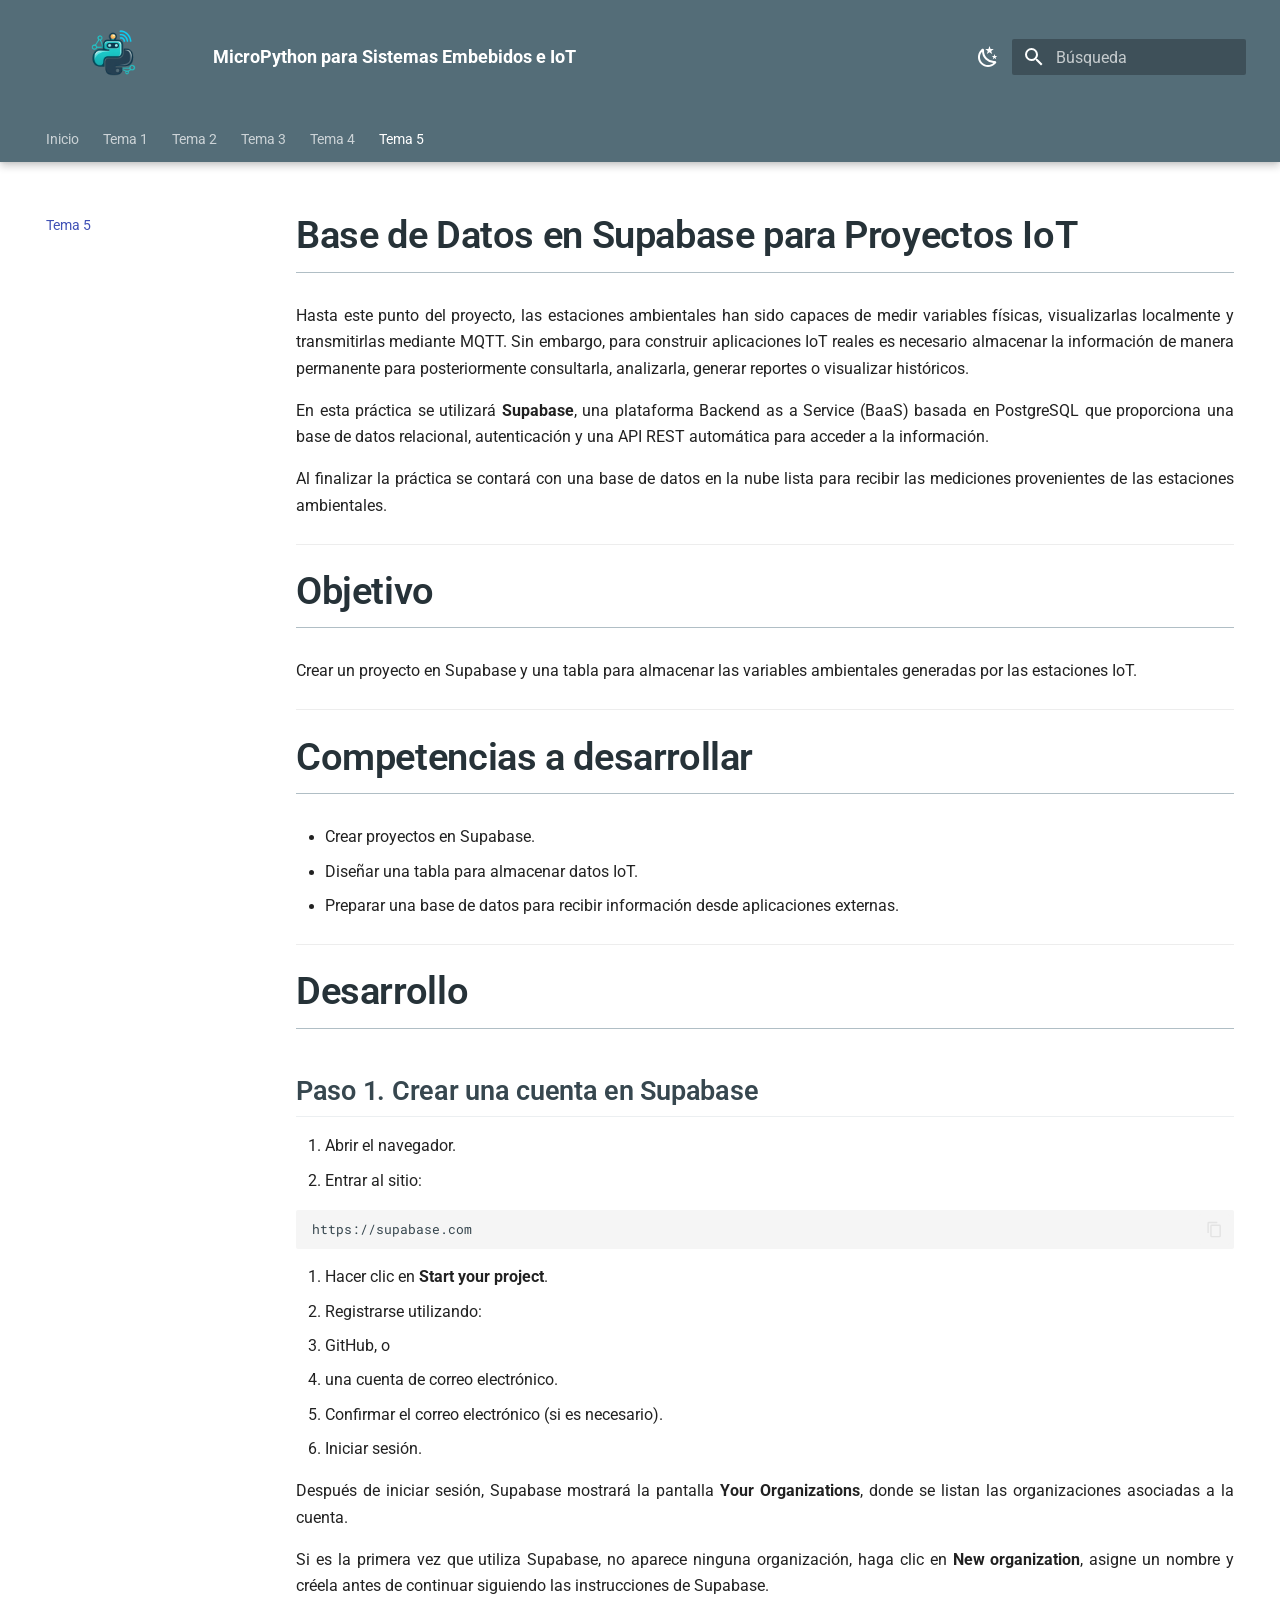
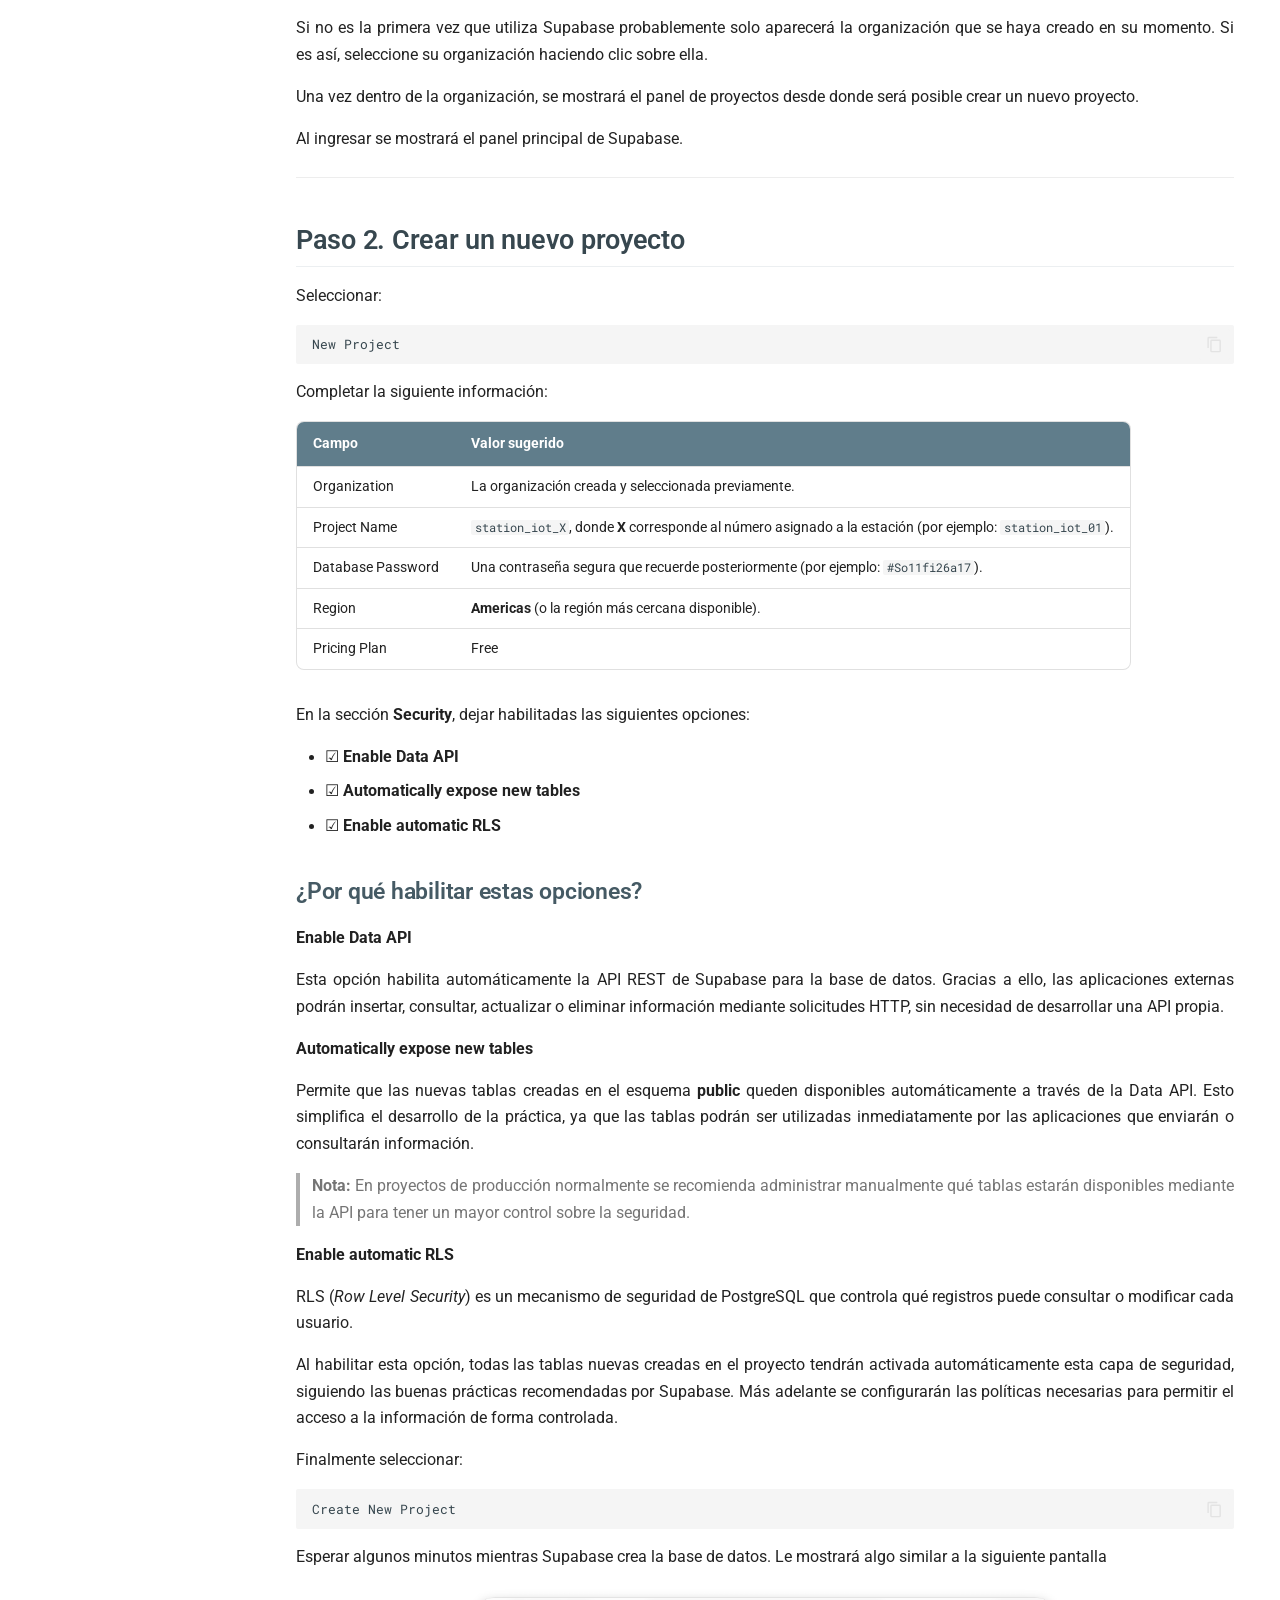
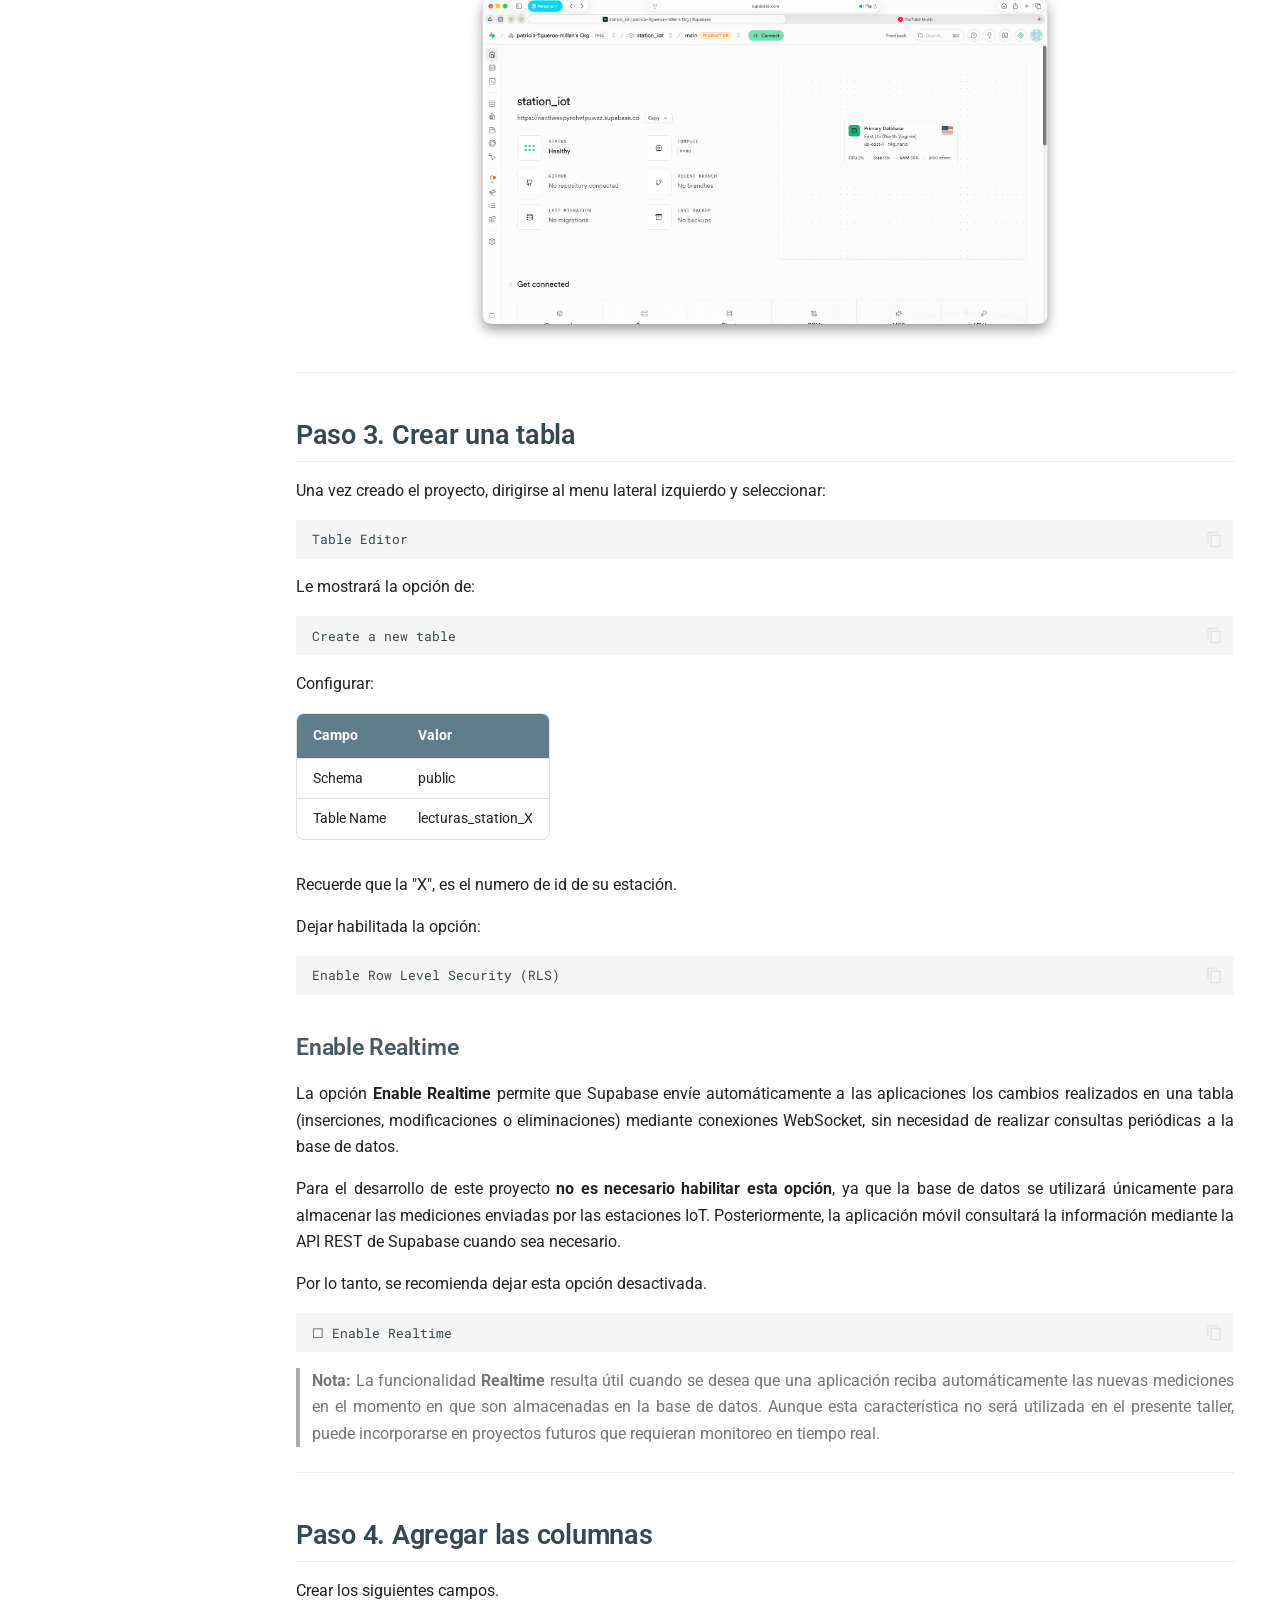
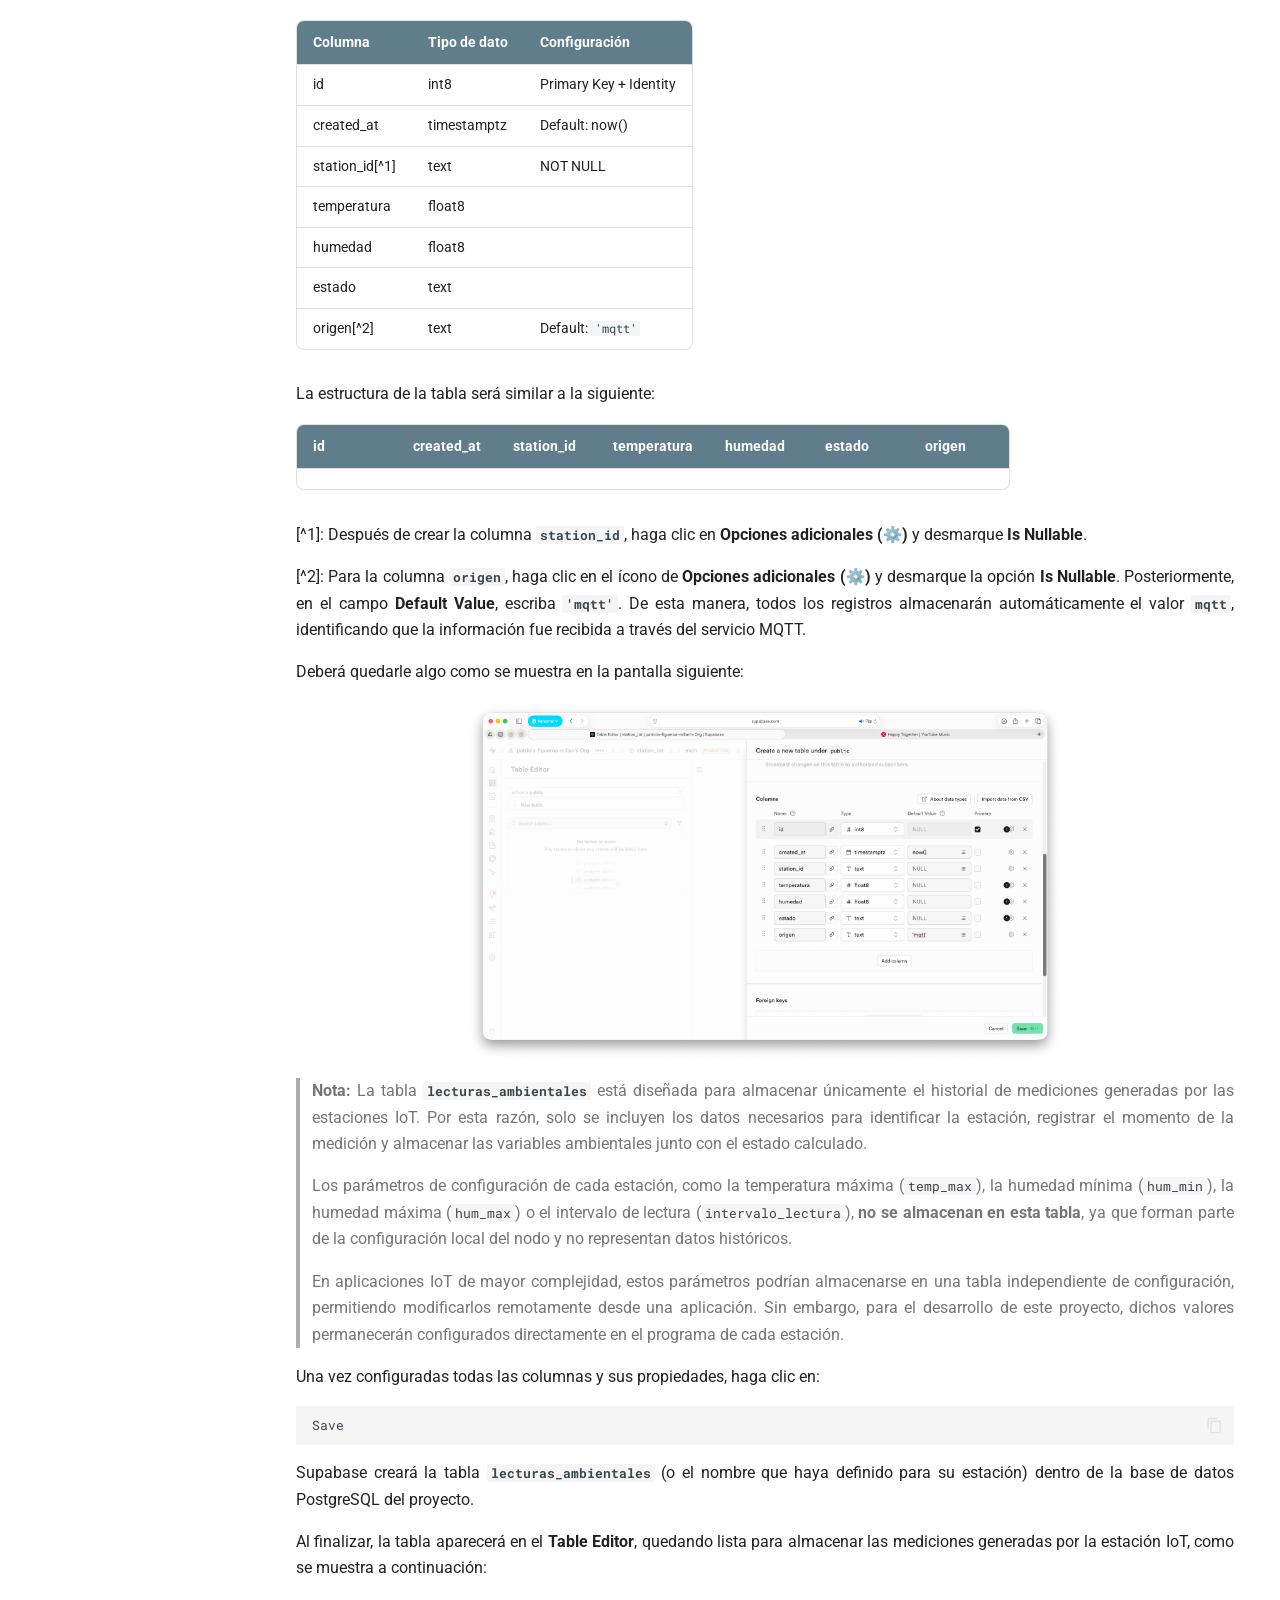
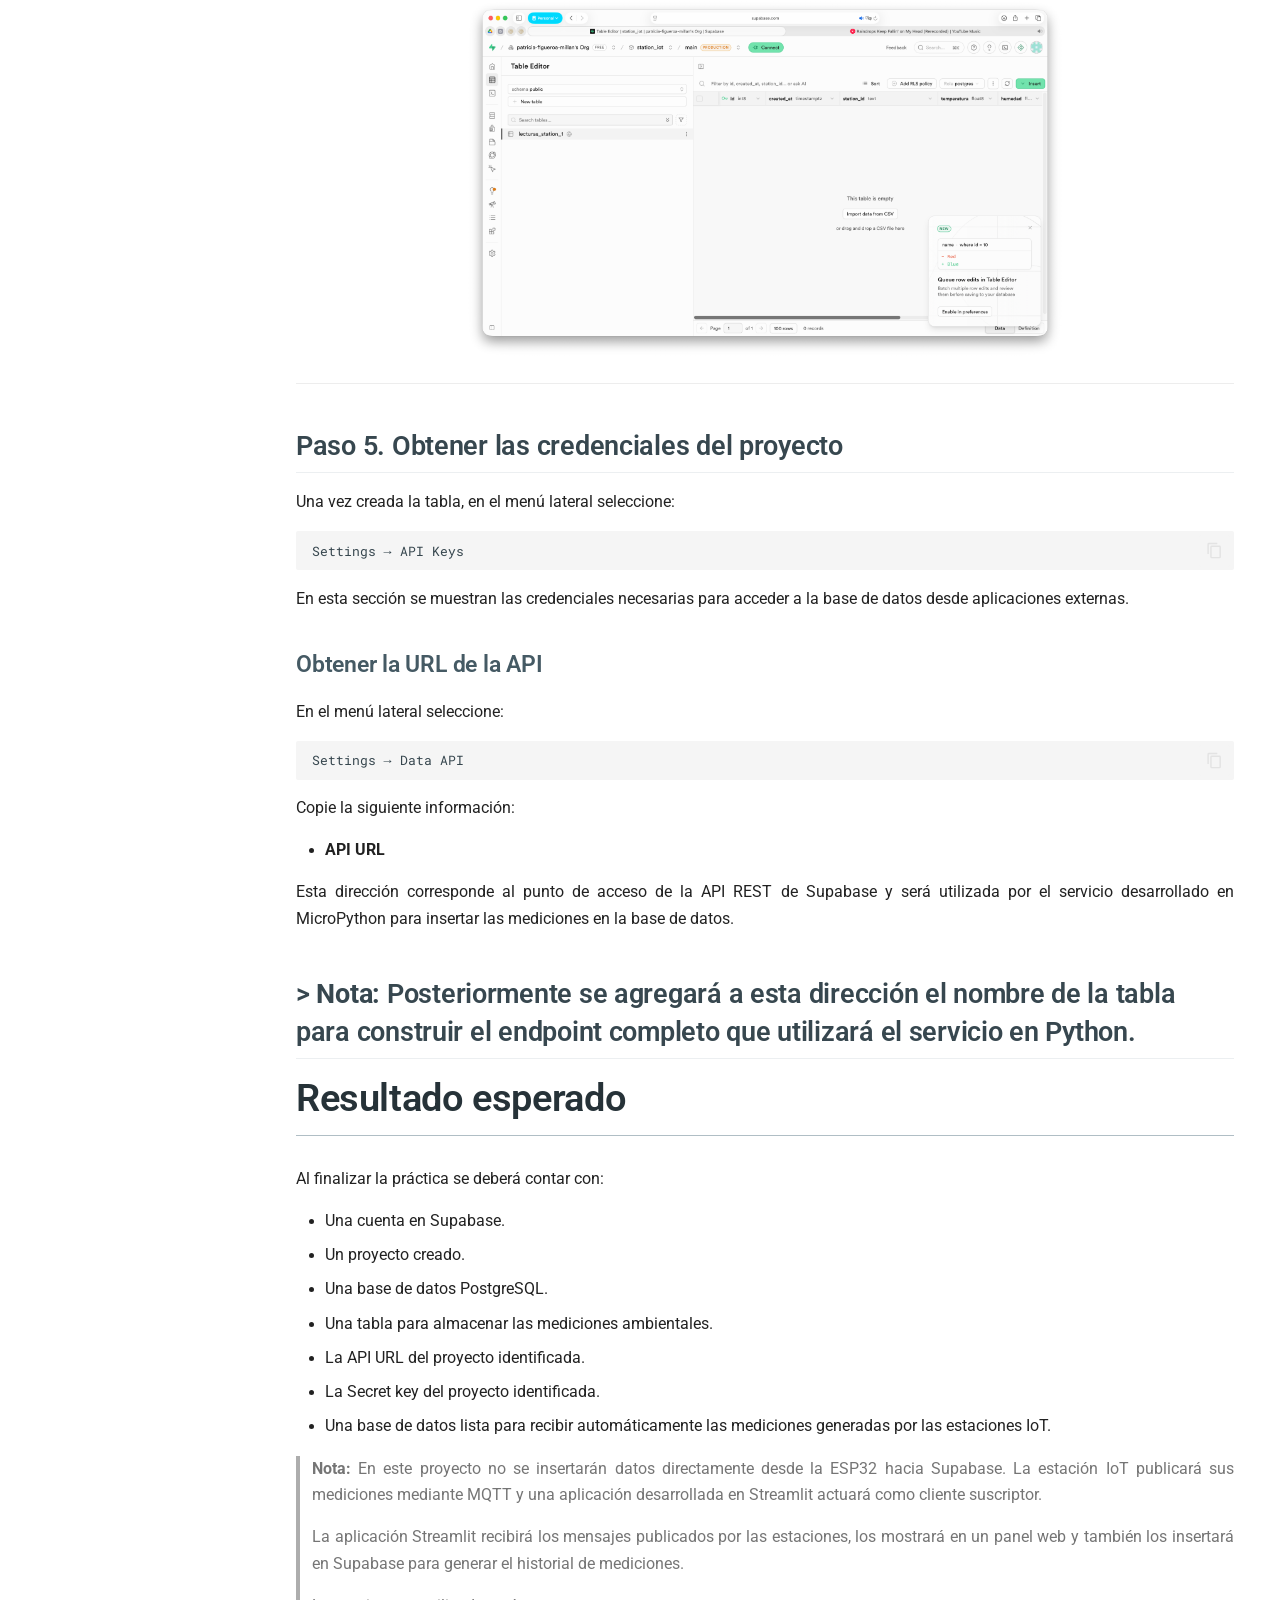
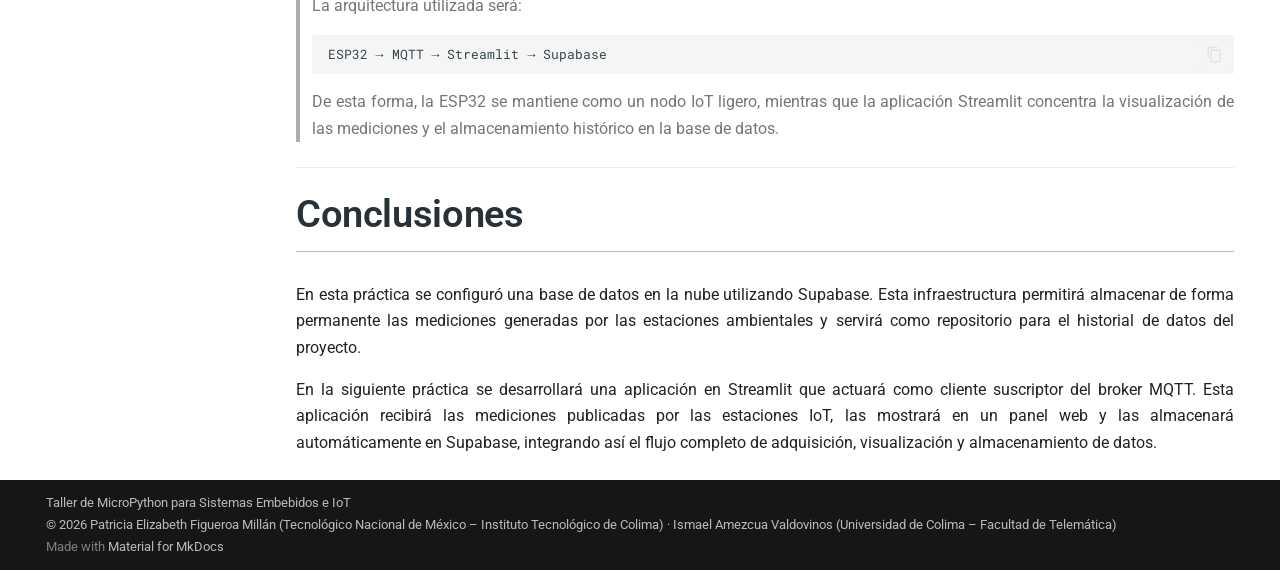
<file: tema5/tema5/index.html>
<!doctype html>
<html lang="es" class="no-js">
  <head>
    
      <meta charset="utf-8">
      <meta name="viewport" content="width=device-width,initial-scale=1">
      
      
        <meta name="author" content="Patricia Elizabeth Figueroa MIllán , Ismael Amezcua Valdovinos">
      
      
        <link rel="canonical" href="https://micropython.elizabethfigueroa.com/tema5/tema5/">
      
      
        <link rel="prev" href="../../tema4/tema4/">
      
      
      
        
      
      
      <link rel="icon" href="../../assets/logo.png">
      <meta name="generator" content="mkdocs-1.6.1, mkdocs-material-9.7.6">
    
    
      
        <title>Tema 5 - MicroPython para Sistemas Embebidos e IoT</title>
      
    
    
      <link rel="stylesheet" href="../../assets/stylesheets/main.484c7ddc.min.css">
      
        
        <link rel="stylesheet" href="../../assets/stylesheets/palette.ab4e12ef.min.css">
      
      


    
    
      
    
    
      
        
        
        <link rel="preconnect" href="https://fonts.gstatic.com" crossorigin>
        <link rel="stylesheet" href="https://fonts.googleapis.com/css?family=Roboto:300,300i,400,400i,700,700i%7CRoboto+Mono:400,400i,700,700i&display=fallback">
        <style>:root{--md-text-font:"Roboto";--md-code-font:"Roboto Mono"}</style>
      
    
    
      <link rel="stylesheet" href="../../stylesheets/extra.css">
    
    <script>__md_scope=new URL("../..",location),__md_hash=e=>[...e].reduce(((e,_)=>(e<<5)-e+_.charCodeAt(0)),0),__md_get=(e,_=localStorage,t=__md_scope)=>JSON.parse(_.getItem(t.pathname+"."+e)),__md_set=(e,_,t=localStorage,a=__md_scope)=>{try{t.setItem(a.pathname+"."+e,JSON.stringify(_))}catch(e){}}</script>
    
      

    
    
  </head>
  
  
    
    
      
    
    
    
    
    <body dir="ltr" data-md-color-scheme="default" data-md-color-primary="blue-grey" data-md-color-accent="cyan">
  
    
    <input class="md-toggle" data-md-toggle="drawer" type="checkbox" id="__drawer" autocomplete="off">
    <input class="md-toggle" data-md-toggle="search" type="checkbox" id="__search" autocomplete="off">
    <label class="md-overlay" for="__drawer"></label>
    <div data-md-component="skip">
      
        
        <a href="#base-de-datos-en-supabase-para-proyectos-iot" class="md-skip">
          Saltar a contenido
        </a>
      
    </div>
    <div data-md-component="announce">
      
    </div>
    
    
      

  

<header class="md-header md-header--shadow md-header--lifted" data-md-component="header">
  <nav class="md-header__inner md-grid" aria-label="Cabecera">
    <a href="../.." title="MicroPython para Sistemas Embebidos e IoT" class="md-header__button md-logo" aria-label="MicroPython para Sistemas Embebidos e IoT" data-md-component="logo">
      
  <img src="../../assets/logo.png" alt="logo">

    </a>
    <label class="md-header__button md-icon" for="__drawer">
      
      <svg xmlns="http://www.w3.org/2000/svg" viewBox="0 0 24 24"><path d="M3 6h18v2H3zm0 5h18v2H3zm0 5h18v2H3z"/></svg>
    </label>
    <div class="md-header__title" data-md-component="header-title">
      <div class="md-header__ellipsis">
        <div class="md-header__topic">
          <span class="md-ellipsis">
            MicroPython para Sistemas Embebidos e IoT
          </span>
        </div>
        <div class="md-header__topic" data-md-component="header-topic">
          <span class="md-ellipsis">
            
              Tema 5
            
          </span>
        </div>
      </div>
    </div>
    
      
        <form class="md-header__option" data-md-component="palette">
  
    
    
    
    <input class="md-option" data-md-color-media="" data-md-color-scheme="default" data-md-color-primary="blue-grey" data-md-color-accent="cyan"  aria-label="Cambiar a modo oscuro"  type="radio" name="__palette" id="__palette_0">
    
      <label class="md-header__button md-icon" title="Cambiar a modo oscuro" for="__palette_1" hidden>
        <svg xmlns="http://www.w3.org/2000/svg" viewBox="0 0 24 24"><path d="m17.75 4.09-2.53 1.94.91 3.06-2.63-1.81-2.63 1.81.91-3.06-2.53-1.94L12.44 4l1.06-3 1.06 3zm3.5 6.91-1.64 1.25.59 1.98-1.7-1.17-1.7 1.17.59-1.98L15.75 11l2.06-.05L18.5 9l.69 1.95zm-2.28 4.95c.83-.08 1.72 1.1 1.19 1.85-.32.45-.66.87-1.08 1.27C15.17 23 8.84 23 4.94 19.07c-3.91-3.9-3.91-10.24 0-14.14.4-.4.82-.76 1.27-1.08.75-.53 1.93.36 1.85 1.19-.27 2.86.69 5.83 2.89 8.02a9.96 9.96 0 0 0 8.02 2.89m-1.64 2.02a12.08 12.08 0 0 1-7.8-3.47c-2.17-2.19-3.33-5-3.49-7.82-2.81 3.14-2.7 7.96.31 10.98 3.02 3.01 7.84 3.12 10.98.31"/></svg>
      </label>
    
  
    
    
    
    <input class="md-option" data-md-color-media="" data-md-color-scheme="slate" data-md-color-primary="blue-grey" data-md-color-accent="cyan"  aria-label="Cambiar a modo claro"  type="radio" name="__palette" id="__palette_1">
    
      <label class="md-header__button md-icon" title="Cambiar a modo claro" for="__palette_0" hidden>
        <svg xmlns="http://www.w3.org/2000/svg" viewBox="0 0 24 24"><path d="M12 7a5 5 0 0 1 5 5 5 5 0 0 1-5 5 5 5 0 0 1-5-5 5 5 0 0 1 5-5m0 2a3 3 0 0 0-3 3 3 3 0 0 0 3 3 3 3 0 0 0 3-3 3 3 0 0 0-3-3m0-7 2.39 3.42C13.65 5.15 12.84 5 12 5s-1.65.15-2.39.42zM3.34 7l4.16-.35A7.2 7.2 0 0 0 5.94 8.5c-.44.74-.69 1.5-.83 2.29zm.02 10 1.76-3.77a7.131 7.131 0 0 0 2.38 4.14zM20.65 7l-1.77 3.79a7.02 7.02 0 0 0-2.38-4.15zm-.01 10-4.14.36c.59-.51 1.12-1.14 1.54-1.86.42-.73.69-1.5.83-2.29zM12 22l-2.41-3.44c.74.27 1.55.44 2.41.44.82 0 1.63-.17 2.37-.44z"/></svg>
      </label>
    
  
</form>
      
    
    
      <script>var palette=__md_get("__palette");if(palette&&palette.color){if("(prefers-color-scheme)"===palette.color.media){var media=matchMedia("(prefers-color-scheme: light)"),input=document.querySelector(media.matches?"[data-md-color-media='(prefers-color-scheme: light)']":"[data-md-color-media='(prefers-color-scheme: dark)']");palette.color.media=input.getAttribute("data-md-color-media"),palette.color.scheme=input.getAttribute("data-md-color-scheme"),palette.color.primary=input.getAttribute("data-md-color-primary"),palette.color.accent=input.getAttribute("data-md-color-accent")}for(var[key,value]of Object.entries(palette.color))document.body.setAttribute("data-md-color-"+key,value)}</script>
    
    
    
      
      
        <label class="md-header__button md-icon" for="__search">
          
          <svg xmlns="http://www.w3.org/2000/svg" viewBox="0 0 24 24"><path d="M9.5 3A6.5 6.5 0 0 1 16 9.5c0 1.61-.59 3.09-1.56 4.23l.27.27h.79l5 5-1.5 1.5-5-5v-.79l-.27-.27A6.52 6.52 0 0 1 9.5 16 6.5 6.5 0 0 1 3 9.5 6.5 6.5 0 0 1 9.5 3m0 2C7 5 5 7 5 9.5S7 14 9.5 14 14 12 14 9.5 12 5 9.5 5"/></svg>
        </label>
        <div class="md-search" data-md-component="search" role="dialog">
  <label class="md-search__overlay" for="__search"></label>
  <div class="md-search__inner" role="search">
    <form class="md-search__form" name="search">
      <input type="text" class="md-search__input" name="query" aria-label="Búsqueda" placeholder="Búsqueda" autocapitalize="off" autocorrect="off" autocomplete="off" spellcheck="false" data-md-component="search-query" required>
      <label class="md-search__icon md-icon" for="__search">
        
        <svg xmlns="http://www.w3.org/2000/svg" viewBox="0 0 24 24"><path d="M9.5 3A6.5 6.5 0 0 1 16 9.5c0 1.61-.59 3.09-1.56 4.23l.27.27h.79l5 5-1.5 1.5-5-5v-.79l-.27-.27A6.52 6.52 0 0 1 9.5 16 6.5 6.5 0 0 1 3 9.5 6.5 6.5 0 0 1 9.5 3m0 2C7 5 5 7 5 9.5S7 14 9.5 14 14 12 14 9.5 12 5 9.5 5"/></svg>
        
        <svg xmlns="http://www.w3.org/2000/svg" viewBox="0 0 24 24"><path d="M20 11v2H8l5.5 5.5-1.42 1.42L4.16 12l7.92-7.92L13.5 5.5 8 11z"/></svg>
      </label>
      <nav class="md-search__options" aria-label="Buscar">
        
        <button type="reset" class="md-search__icon md-icon" title="Limpiar" aria-label="Limpiar" tabindex="-1">
          
          <svg xmlns="http://www.w3.org/2000/svg" viewBox="0 0 24 24"><path d="M19 6.41 17.59 5 12 10.59 6.41 5 5 6.41 10.59 12 5 17.59 6.41 19 12 13.41 17.59 19 19 17.59 13.41 12z"/></svg>
        </button>
      </nav>
      
    </form>
    <div class="md-search__output">
      <div class="md-search__scrollwrap" tabindex="0" data-md-scrollfix>
        <div class="md-search-result" data-md-component="search-result">
          <div class="md-search-result__meta">
            Inicializando búsqueda
          </div>
          <ol class="md-search-result__list" role="presentation"></ol>
        </div>
      </div>
    </div>
  </div>
</div>
      
    
    
  </nav>
  
    
      
<nav class="md-tabs" aria-label="Pestañas" data-md-component="tabs">
  <div class="md-grid">
    <ul class="md-tabs__list">
      
        
  
  
  
  
    <li class="md-tabs__item">
      <a href="../.." class="md-tabs__link">
        
  
  
    
  
  Inicio

      </a>
    </li>
  

      
        
  
  
  
  
    <li class="md-tabs__item">
      <a href="../../tema1/tema1/" class="md-tabs__link">
        
  
  
    
  
  Tema 1

      </a>
    </li>
  

      
        
  
  
  
  
    <li class="md-tabs__item">
      <a href="../../tema2/tema2/" class="md-tabs__link">
        
  
  
    
  
  Tema 2

      </a>
    </li>
  

      
        
  
  
  
  
    <li class="md-tabs__item">
      <a href="../../tema3/tema3/" class="md-tabs__link">
        
  
  
    
  
  Tema 3

      </a>
    </li>
  

      
        
  
  
  
  
    <li class="md-tabs__item">
      <a href="../../tema4/tema4/" class="md-tabs__link">
        
  
  
    
  
  Tema 4

      </a>
    </li>
  

      
        
  
  
  
    
  
  
    <li class="md-tabs__item md-tabs__item--active">
      <a href="./" class="md-tabs__link">
        
  
  
    
  
  Tema 5

      </a>
    </li>
  

      
    </ul>
  </div>
</nav>
    
  
</header>
    
    <div class="md-container" data-md-component="container">
      
      
        
      
      <main class="md-main" data-md-component="main">
        <div class="md-main__inner md-grid">
          
            
              
              <div class="md-sidebar md-sidebar--primary" data-md-component="sidebar" data-md-type="navigation" >
                <div class="md-sidebar__scrollwrap">
                  <div class="md-sidebar__inner">
                    


  


  

<nav class="md-nav md-nav--primary md-nav--lifted md-nav--integrated" aria-label="Navegación" data-md-level="0">
  <label class="md-nav__title" for="__drawer">
    <a href="../.." title="MicroPython para Sistemas Embebidos e IoT" class="md-nav__button md-logo" aria-label="MicroPython para Sistemas Embebidos e IoT" data-md-component="logo">
      
  <img src="../../assets/logo.png" alt="logo">

    </a>
    MicroPython para Sistemas Embebidos e IoT
  </label>
  
  <ul class="md-nav__list" data-md-scrollfix>
    
      
      
  
  
  
  
    <li class="md-nav__item">
      <a href="../.." class="md-nav__link">
        
  
  
  <span class="md-ellipsis">
    
  
    Inicio
  

    
  </span>
  
  

      </a>
    </li>
  

    
      
      
  
  
  
  
    <li class="md-nav__item">
      <a href="../../tema1/tema1/" class="md-nav__link">
        
  
  
  <span class="md-ellipsis">
    
  
    Tema 1
  

    
  </span>
  
  

      </a>
    </li>
  

    
      
      
  
  
  
  
    <li class="md-nav__item">
      <a href="../../tema2/tema2/" class="md-nav__link">
        
  
  
  <span class="md-ellipsis">
    
  
    Tema 2
  

    
  </span>
  
  

      </a>
    </li>
  

    
      
      
  
  
  
  
    <li class="md-nav__item">
      <a href="../../tema3/tema3/" class="md-nav__link">
        
  
  
  <span class="md-ellipsis">
    
  
    Tema 3
  

    
  </span>
  
  

      </a>
    </li>
  

    
      
      
  
  
  
  
    <li class="md-nav__item">
      <a href="../../tema4/tema4/" class="md-nav__link">
        
  
  
  <span class="md-ellipsis">
    
  
    Tema 4
  

    
  </span>
  
  

      </a>
    </li>
  

    
      
      
  
  
    
  
  
  
    <li class="md-nav__item md-nav__item--active">
      
      <input class="md-nav__toggle md-toggle" type="checkbox" id="__toc">
      
      
        
      
      
      <a href="./" class="md-nav__link md-nav__link--active">
        
  
  
  <span class="md-ellipsis">
    
  
    Tema 5
  

    
  </span>
  
  

      </a>
      
    </li>
  

    
  </ul>
</nav>
                  </div>
                </div>
              </div>
            
            
          
          
            <div class="md-content" data-md-component="content">
              
              <article class="md-content__inner md-typeset">
                
                  



<h1 id="base-de-datos-en-supabase-para-proyectos-iot">Base de Datos en Supabase para Proyectos IoT</h1>
<p>Hasta este punto del proyecto, las estaciones ambientales han sido capaces de medir variables físicas, visualizarlas localmente y transmitirlas mediante MQTT. Sin embargo, para construir aplicaciones IoT reales es necesario almacenar la información de manera permanente para posteriormente consultarla, analizarla, generar reportes o visualizar históricos.</p>
<p>En esta práctica se utilizará <strong>Supabase</strong>, una plataforma Backend as a Service (BaaS) basada en PostgreSQL que proporciona una base de datos relacional, autenticación y una API REST automática para acceder a la información.</p>
<p>Al finalizar la práctica se contará con una base de datos en la nube lista para recibir las mediciones provenientes de las estaciones ambientales.</p>
<hr />
<h1 id="objetivo">Objetivo</h1>
<p>Crear un proyecto en Supabase y una tabla para almacenar las variables ambientales generadas por las estaciones IoT.</p>
<hr />
<h1 id="competencias-a-desarrollar">Competencias a desarrollar</h1>
<ul>
<li>Crear proyectos en Supabase.</li>
<li>Diseñar una tabla para almacenar datos IoT.</li>
<li>Preparar una base de datos para recibir información desde aplicaciones externas.</li>
</ul>
<hr />
<h1 id="desarrollo">Desarrollo</h1>
<h2 id="paso-1-crear-una-cuenta-en-supabase">Paso 1. Crear una cuenta en Supabase</h2>
<ol>
<li>Abrir el navegador.</li>
<li>Entrar al sitio:</li>
</ol>
<div class="highlight"><pre><span></span><code>https://supabase.com
</code></pre></div>
<ol>
<li>Hacer clic en <strong>Start your project</strong>.</li>
<li>Registrarse utilizando:</li>
<li>GitHub, o</li>
<li>una cuenta de correo electrónico.</li>
<li>Confirmar el correo electrónico (si es necesario).</li>
<li>Iniciar sesión.</li>
</ol>
<p>Después de iniciar sesión, Supabase mostrará la pantalla <strong>Your Organizations</strong>, donde se listan las organizaciones asociadas a la cuenta.</p>
<p>Si es la primera vez que utiliza Supabase, 
no aparece ninguna organización, haga clic en <strong>New organization</strong>, asigne un nombre y créela antes de continuar siguiendo las instrucciones de Supabase.</p>
<p>Si no es la primera vez que utiliza Supabase probablemente solo aparecerá la organización que se haya creado en su momento. Si es así, seleccione su organización haciendo clic sobre ella.</p>
<p>Una vez dentro de la organización, se mostrará el panel de proyectos desde donde será posible crear un nuevo proyecto.</p>
<p>Al ingresar se mostrará el panel principal de Supabase.</p>
<hr />
<h2 id="paso-2-crear-un-nuevo-proyecto">Paso 2. Crear un nuevo proyecto</h2>
<p>Seleccionar:</p>
<div class="highlight"><pre><span></span><code>New Project
</code></pre></div>
<p>Completar la siguiente información:</p>
<table>
<thead>
<tr>
<th>Campo</th>
<th>Valor sugerido</th>
</tr>
</thead>
<tbody>
<tr>
<td>Organization</td>
<td>La organización creada y seleccionada previamente.</td>
</tr>
<tr>
<td>Project Name</td>
<td><code>station_iot_X</code>, donde <strong>X</strong> corresponde al número asignado a la estación (por ejemplo: <code>station_iot_01</code>).</td>
</tr>
<tr>
<td>Database Password</td>
<td>Una contraseña segura que recuerde posteriormente (por ejemplo: <code>#So11fi26a17</code>).</td>
</tr>
<tr>
<td>Region</td>
<td><strong>Americas</strong> (o la región más cercana disponible).</td>
</tr>
<tr>
<td>Pricing Plan</td>
<td>Free</td>
</tr>
</tbody>
</table>
<p>En la sección <strong>Security</strong>, dejar habilitadas las siguientes opciones:</p>
<ul>
<li>☑ <strong>Enable Data API</strong></li>
<li>☑ <strong>Automatically expose new tables</strong></li>
<li>☑ <strong>Enable automatic RLS</strong></li>
</ul>
<h3 id="por-que-habilitar-estas-opciones">¿Por qué habilitar estas opciones?</h3>
<p><strong>Enable Data API</strong></p>
<p>Esta opción habilita automáticamente la API REST de Supabase para la base de datos. Gracias a ello, las aplicaciones externas podrán insertar, consultar, actualizar o eliminar información mediante solicitudes HTTP, sin necesidad de desarrollar una API propia.</p>
<p><strong>Automatically expose new tables</strong></p>
<p>Permite que las nuevas tablas creadas en el esquema <strong>public</strong> queden disponibles automáticamente a través de la Data API. Esto simplifica el desarrollo de la práctica, ya que las tablas podrán ser utilizadas inmediatamente por las aplicaciones que enviarán o consultarán información.</p>
<blockquote>
<p><strong>Nota:</strong> En proyectos de producción normalmente se recomienda administrar manualmente qué tablas estarán disponibles mediante la API para tener un mayor control sobre la seguridad.</p>
</blockquote>
<p><strong>Enable automatic RLS</strong></p>
<p>RLS (<em>Row Level Security</em>) es un mecanismo de seguridad de PostgreSQL que controla qué registros puede consultar o modificar cada usuario.</p>
<p>Al habilitar esta opción, todas las tablas nuevas creadas en el proyecto tendrán activada automáticamente esta capa de seguridad, siguiendo las buenas prácticas recomendadas por Supabase. Más adelante se configurarán las políticas necesarias para permitir el acceso a la información de forma controlada.</p>
<p>Finalmente seleccionar:</p>
<div class="highlight"><pre><span></span><code>Create New Project
</code></pre></div>
<p>Esperar algunos minutos mientras Supabase crea la base de datos. Le mostrará algo similar a la siguiente pantalla</p>
<p><img alt="Prueba" src="../../assets/supabaseNP.png" style="display:block;margin:auto" width="600px" /></p>
<hr />
<h2 id="paso-3-crear-una-tabla">Paso 3. Crear una tabla</h2>
<p>Una vez creado el proyecto, dirigirse al menu lateral izquierdo y seleccionar:</p>
<div class="highlight"><pre><span></span><code>Table Editor
</code></pre></div>
<p>Le mostrará la opción de:</p>
<div class="highlight"><pre><span></span><code>Create a new table
</code></pre></div>
<p>Configurar:</p>
<table>
<thead>
<tr>
<th>Campo</th>
<th>Valor</th>
</tr>
</thead>
<tbody>
<tr>
<td>Schema</td>
<td>public</td>
</tr>
<tr>
<td>Table Name</td>
<td>lecturas_station_X</td>
</tr>
</tbody>
</table>
<p>Recuerde que la "X", es el numero de id de su estación.</p>
<p>Dejar habilitada la opción:</p>
<div class="highlight"><pre><span></span><code>Enable Row Level Security (RLS)
</code></pre></div>
<h3 id="enable-realtime">Enable Realtime</h3>
<p>La opción <strong>Enable Realtime</strong> permite que Supabase envíe automáticamente a las aplicaciones los cambios realizados en una tabla (inserciones, modificaciones o eliminaciones) mediante conexiones WebSocket, sin necesidad de realizar consultas periódicas a la base de datos.</p>
<p>Para el desarrollo de este proyecto <strong>no es necesario habilitar esta opción</strong>, ya que la base de datos se utilizará únicamente para almacenar las mediciones enviadas por las estaciones IoT. Posteriormente, la aplicación móvil consultará la información mediante la API REST de Supabase cuando sea necesario.</p>
<p>Por lo tanto, se recomienda dejar esta opción desactivada.</p>
<div class="highlight"><pre><span></span><code>☐ Enable Realtime
</code></pre></div>
<blockquote>
<p><strong>Nota:</strong> La funcionalidad <strong>Realtime</strong> resulta útil cuando se desea que una aplicación reciba automáticamente las nuevas mediciones en el momento en que son almacenadas en la base de datos. Aunque esta característica no será utilizada en el presente taller, puede incorporarse en proyectos futuros que requieran monitoreo en tiempo real.</p>
</blockquote>
<hr />
<h2 id="paso-4-agregar-las-columnas">Paso 4. Agregar las columnas</h2>
<p>Crear los siguientes campos.</p>
<table>
<thead>
<tr>
<th>Columna</th>
<th>Tipo de dato</th>
<th>Configuración</th>
</tr>
</thead>
<tbody>
<tr>
<td>id</td>
<td>int8</td>
<td>Primary Key + Identity</td>
</tr>
<tr>
<td>created_at</td>
<td>timestamptz</td>
<td>Default: now()</td>
</tr>
<tr>
<td>station_id[^1]</td>
<td>text</td>
<td>NOT NULL</td>
</tr>
<tr>
<td>temperatura</td>
<td>float8</td>
<td></td>
</tr>
<tr>
<td>humedad</td>
<td>float8</td>
<td></td>
</tr>
<tr>
<td>estado</td>
<td>text</td>
<td></td>
</tr>
<tr>
<td>origen[^2]</td>
<td>text</td>
<td>Default: <code>'mqtt'</code></td>
</tr>
</tbody>
</table>
<p>La estructura de la tabla será similar a la siguiente:</p>
<table>
<thead>
<tr>
<th>id</th>
<th>created_at</th>
<th>station_id</th>
<th>temperatura</th>
<th>humedad</th>
<th>estado</th>
<th>origen</th>
</tr>
</thead>
<tbody>
<tr>
<td></td>
<td></td>
<td></td>
<td></td>
<td></td>
<td></td>
<td></td>
</tr>
</tbody>
</table>
<p>[^1]: Después de crear la columna <strong><code>station_id</code></strong>, haga clic en <strong>Opciones adicionales (⚙️)</strong> y desmarque <strong>Is Nullable</strong>.</p>
<p>[^2]: Para la columna <strong><code>origen</code></strong>, haga clic en el ícono de <strong>Opciones adicionales (⚙️)</strong> y desmarque la opción <strong>Is Nullable</strong>. Posteriormente, en el campo <strong>Default Value</strong>, escriba <strong><code>'mqtt'</code></strong>. De esta manera, todos los registros almacenarán automáticamente el valor <strong><code>mqtt</code></strong>, identificando que la información fue recibida a través del servicio MQTT.</p>
<p>Deberá quedarle algo como se muestra en la pantalla siguiente:</p>
<p><img alt="Prueba" src="../../assets/supabaseCT.png" style="display:block;margin:auto" width="600px" /></p>
<blockquote>
<p><strong>Nota:</strong> La tabla <strong><code>lecturas_ambientales</code></strong> está diseñada para almacenar únicamente el historial de mediciones generadas por las estaciones IoT. Por esta razón, solo se incluyen los datos necesarios para identificar la estación, registrar el momento de la medición y almacenar las variables ambientales junto con el estado calculado.</p>
<p>Los parámetros de configuración de cada estación, como la temperatura máxima (<code>temp_max</code>), la humedad mínima (<code>hum_min</code>), la humedad máxima (<code>hum_max</code>) o el intervalo de lectura (<code>intervalo_lectura</code>), <strong>no se almacenan en esta tabla</strong>, ya que forman parte de la configuración local del nodo y no representan datos históricos.</p>
<p>En aplicaciones IoT de mayor complejidad, estos parámetros podrían almacenarse en una tabla independiente de configuración, permitiendo modificarlos remotamente desde una aplicación. Sin embargo, para el desarrollo de este proyecto, dichos valores permanecerán configurados directamente en el programa de cada estación.</p>
</blockquote>
<p>Una vez configuradas todas las columnas y sus propiedades, haga clic en:</p>
<div class="highlight"><pre><span></span><code>Save
</code></pre></div>
<p>Supabase creará la tabla <strong><code>lecturas_ambientales</code></strong> (o el nombre que haya definido para su estación) dentro de la base de datos PostgreSQL del proyecto.</p>
<p>Al finalizar, la tabla aparecerá en el <strong>Table Editor</strong>, quedando lista para almacenar las mediciones generadas por la estación IoT, como se muestra a continuación:</p>
<p><img alt="Prueba" src="../../assets/supabaseTOK.png" style="display:block;margin:auto" width="600px" /></p>
<hr />
<h2 id="paso-5-obtener-las-credenciales-del-proyecto">Paso 5. Obtener las credenciales del proyecto</h2>
<p>Una vez creada la tabla, en el menú lateral seleccione:</p>
<div class="highlight"><pre><span></span><code>Settings → API Keys
</code></pre></div>
<p>En esta sección se muestran las credenciales necesarias para acceder a la base de datos desde aplicaciones externas.</p>
<h3 id="obtener-la-url-de-la-api">Obtener la URL de la API</h3>
<p>En el menú lateral seleccione:</p>
<div class="highlight"><pre><span></span><code>Settings → Data API
</code></pre></div>
<p>Copie la siguiente información:</p>
<ul>
<li><strong>API URL</strong></li>
</ul>
<p>Esta dirección corresponde al punto de acceso de la API REST de Supabase y será utilizada por el servicio desarrollado en MicroPython para insertar las mediciones en la base de datos.</p>
<h2 id="nota-posteriormente-se-agregara-a-esta-direccion-el-nombre-de-la-tabla-para-construir-el-endpoint-completo-que-utilizara-el-servicio-en-python">&gt; <strong>Nota:</strong> Posteriormente se agregará a esta dirección el nombre de la tabla para construir el endpoint completo que utilizará el servicio en Python.</h2>
<h1 id="resultado-esperado">Resultado esperado</h1>
<p>Al finalizar la práctica se deberá contar con:</p>
<ul>
<li>Una cuenta en Supabase.</li>
<li>Un proyecto creado.</li>
<li>Una base de datos PostgreSQL.</li>
<li>Una tabla para almacenar las mediciones ambientales.</li>
<li>La API URL del proyecto identificada.</li>
<li>La Secret key del proyecto identificada.</li>
<li>Una base de datos lista para recibir automáticamente las mediciones generadas por las estaciones IoT.</li>
</ul>
<blockquote>
<p><strong>Nota:</strong> En este proyecto no se insertarán datos directamente desde la ESP32 hacia Supabase. La estación IoT publicará sus mediciones mediante MQTT y una aplicación desarrollada en Streamlit actuará como cliente suscriptor.</p>
<p>La aplicación Streamlit recibirá los mensajes publicados por las estaciones, los mostrará en un panel web y también los insertará en Supabase para generar el historial de mediciones.</p>
<p>La arquitectura utilizada será:</p>
<div class="highlight"><pre><span></span><code>ESP32 → MQTT → Streamlit → Supabase
</code></pre></div>
<p>De esta forma, la ESP32 se mantiene como un nodo IoT ligero, mientras que la aplicación Streamlit concentra la visualización de las mediciones y el almacenamiento histórico en la base de datos.</p>
</blockquote>
<hr />
<h1 id="conclusiones">Conclusiones</h1>
<p>En esta práctica se configuró una base de datos en la nube utilizando Supabase. Esta infraestructura permitirá almacenar de forma permanente las mediciones generadas por las estaciones ambientales y servirá como repositorio para el historial de datos del proyecto.</p>
<p>En la siguiente práctica se desarrollará una aplicación en Streamlit que actuará como cliente suscriptor del broker MQTT. Esta aplicación recibirá las mediciones publicadas por las estaciones IoT, las mostrará en un panel web y las almacenará automáticamente en Supabase, integrando así el flujo completo de adquisición, visualización y almacenamiento de datos.</p>












                
              </article>
            </div>
          
          
<script>var target=document.getElementById(location.hash.slice(1));target&&target.name&&(target.checked=target.name.startsWith("__tabbed_"))</script>
        </div>
        
          <button type="button" class="md-top md-icon" data-md-component="top" hidden>
  
  <svg xmlns="http://www.w3.org/2000/svg" viewBox="0 0 24 24"><path d="M13 20h-2V8l-5.5 5.5-1.42-1.42L12 4.16l7.92 7.92-1.42 1.42L13 8z"/></svg>
  Volver al principio
</button>
        
      </main>
      
        <footer class="md-footer">
  
  <div class="md-footer-meta md-typeset">
    <div class="md-footer-meta__inner md-grid">
      <div class="md-copyright">
  
    <div class="md-copyright__highlight">
      Taller de MicroPython para Sistemas Embebidos e IoT<br>
© 2026 Patricia Elizabeth Figueroa Millán (Tecnológico Nacional de México – Instituto Tecnológico de Colima) ·
Ismael Amezcua Valdovinos (Universidad de Colima – Facultad de Telemática)
    </div>
  
  
    Made with
    <a href="https://squidfunk.github.io/mkdocs-material/" target="_blank" rel="noopener">
      Material for MkDocs
    </a>
  
</div>
      
    </div>
  </div>
</footer>
      
    </div>
    <div class="md-dialog" data-md-component="dialog">
      <div class="md-dialog__inner md-typeset"></div>
    </div>
    
    
    
      
      
      <script id="__config" type="application/json">{"annotate": null, "base": "../..", "features": ["navigation.tabs", "navigation.tabs.sticky", "navigation.sections", "navigation.indexes", "toc.integrate", "navigation.top", "search.highlight", "content.code.copy"], "search": "../../assets/javascripts/workers/search.2c215733.min.js", "tags": null, "translations": {"clipboard.copied": "Copiado al portapapeles", "clipboard.copy": "Copiar al portapapeles", "search.result.more.one": "1 m\u00e1s en esta p\u00e1gina", "search.result.more.other": "# m\u00e1s en esta p\u00e1gina", "search.result.none": "No se encontraron documentos", "search.result.one": "1 documento encontrado", "search.result.other": "# documentos encontrados", "search.result.placeholder": "Teclee para comenzar b\u00fasqueda", "search.result.term.missing": "Falta", "select.version": "Seleccionar versi\u00f3n"}, "version": null}</script>
    
    
      <script src="../../assets/javascripts/bundle.79ae519e.min.js"></script>
      
    
  </body>
</html>
</file>
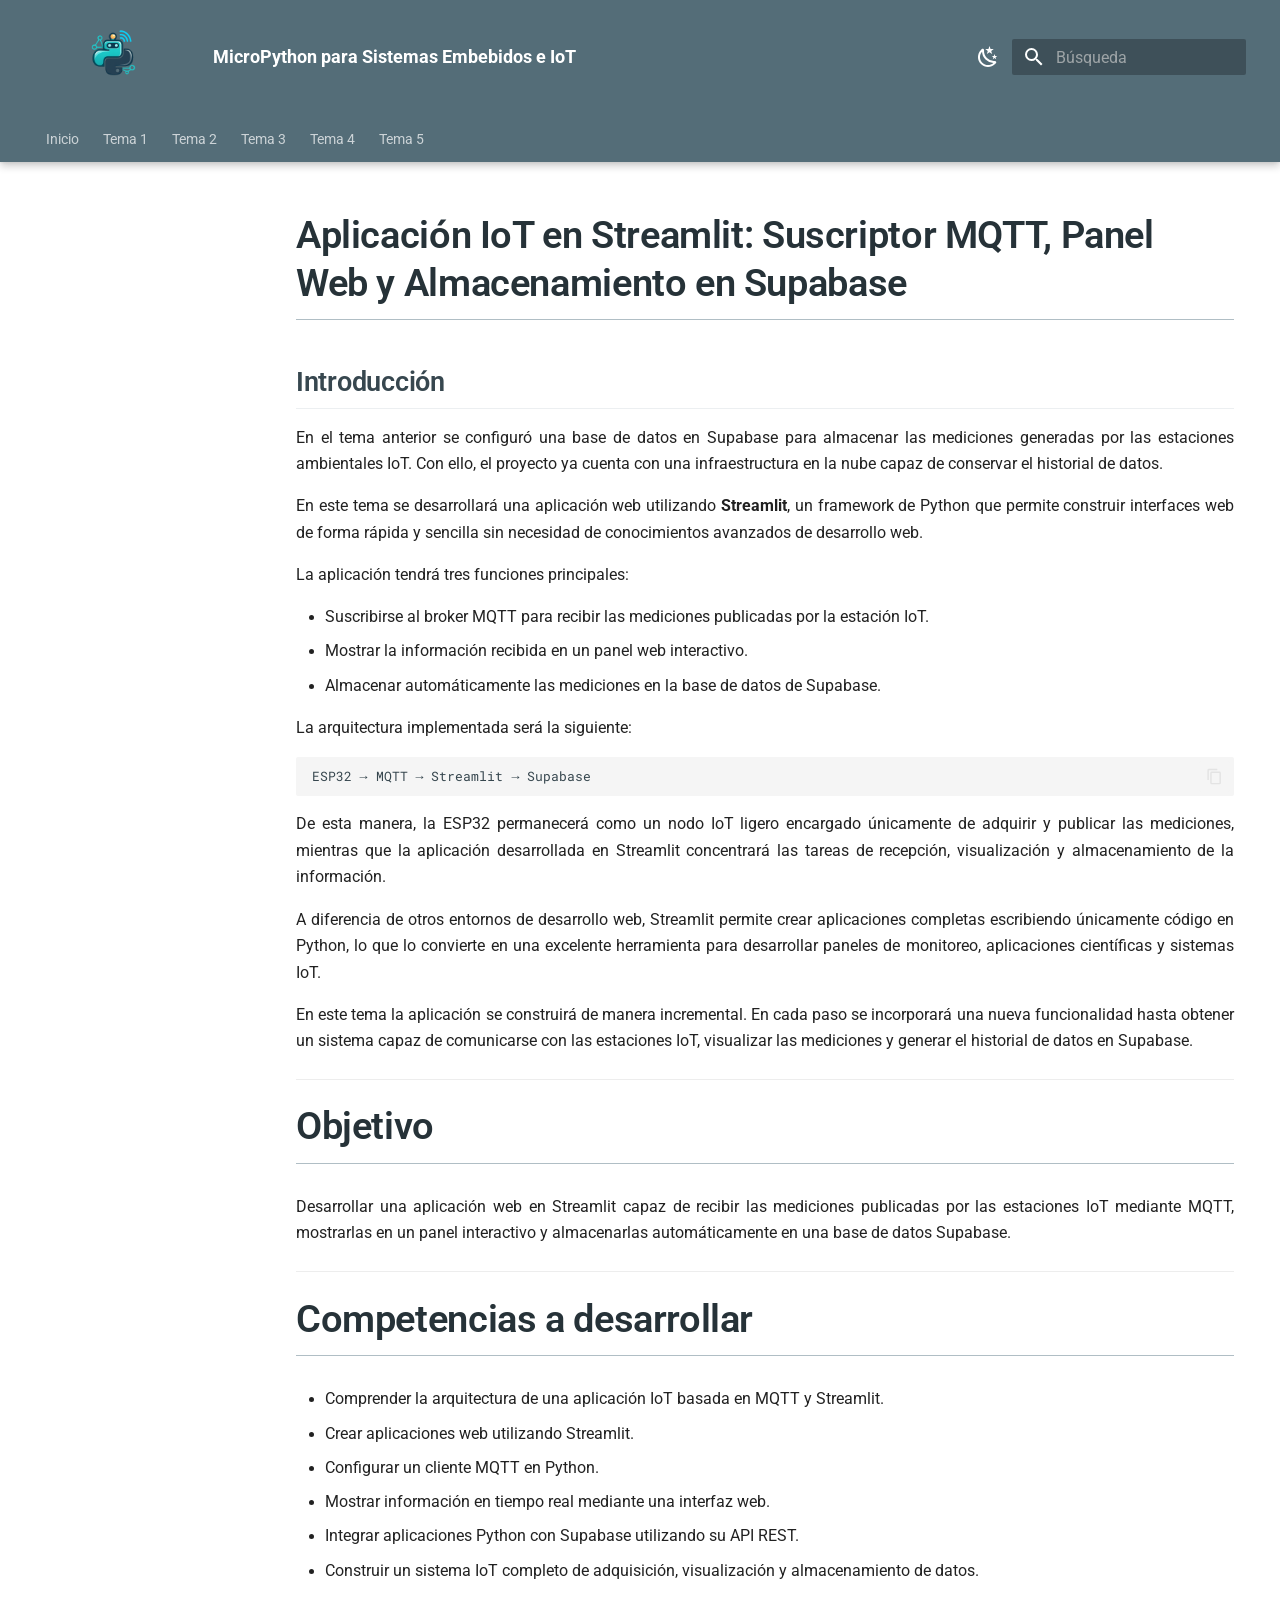
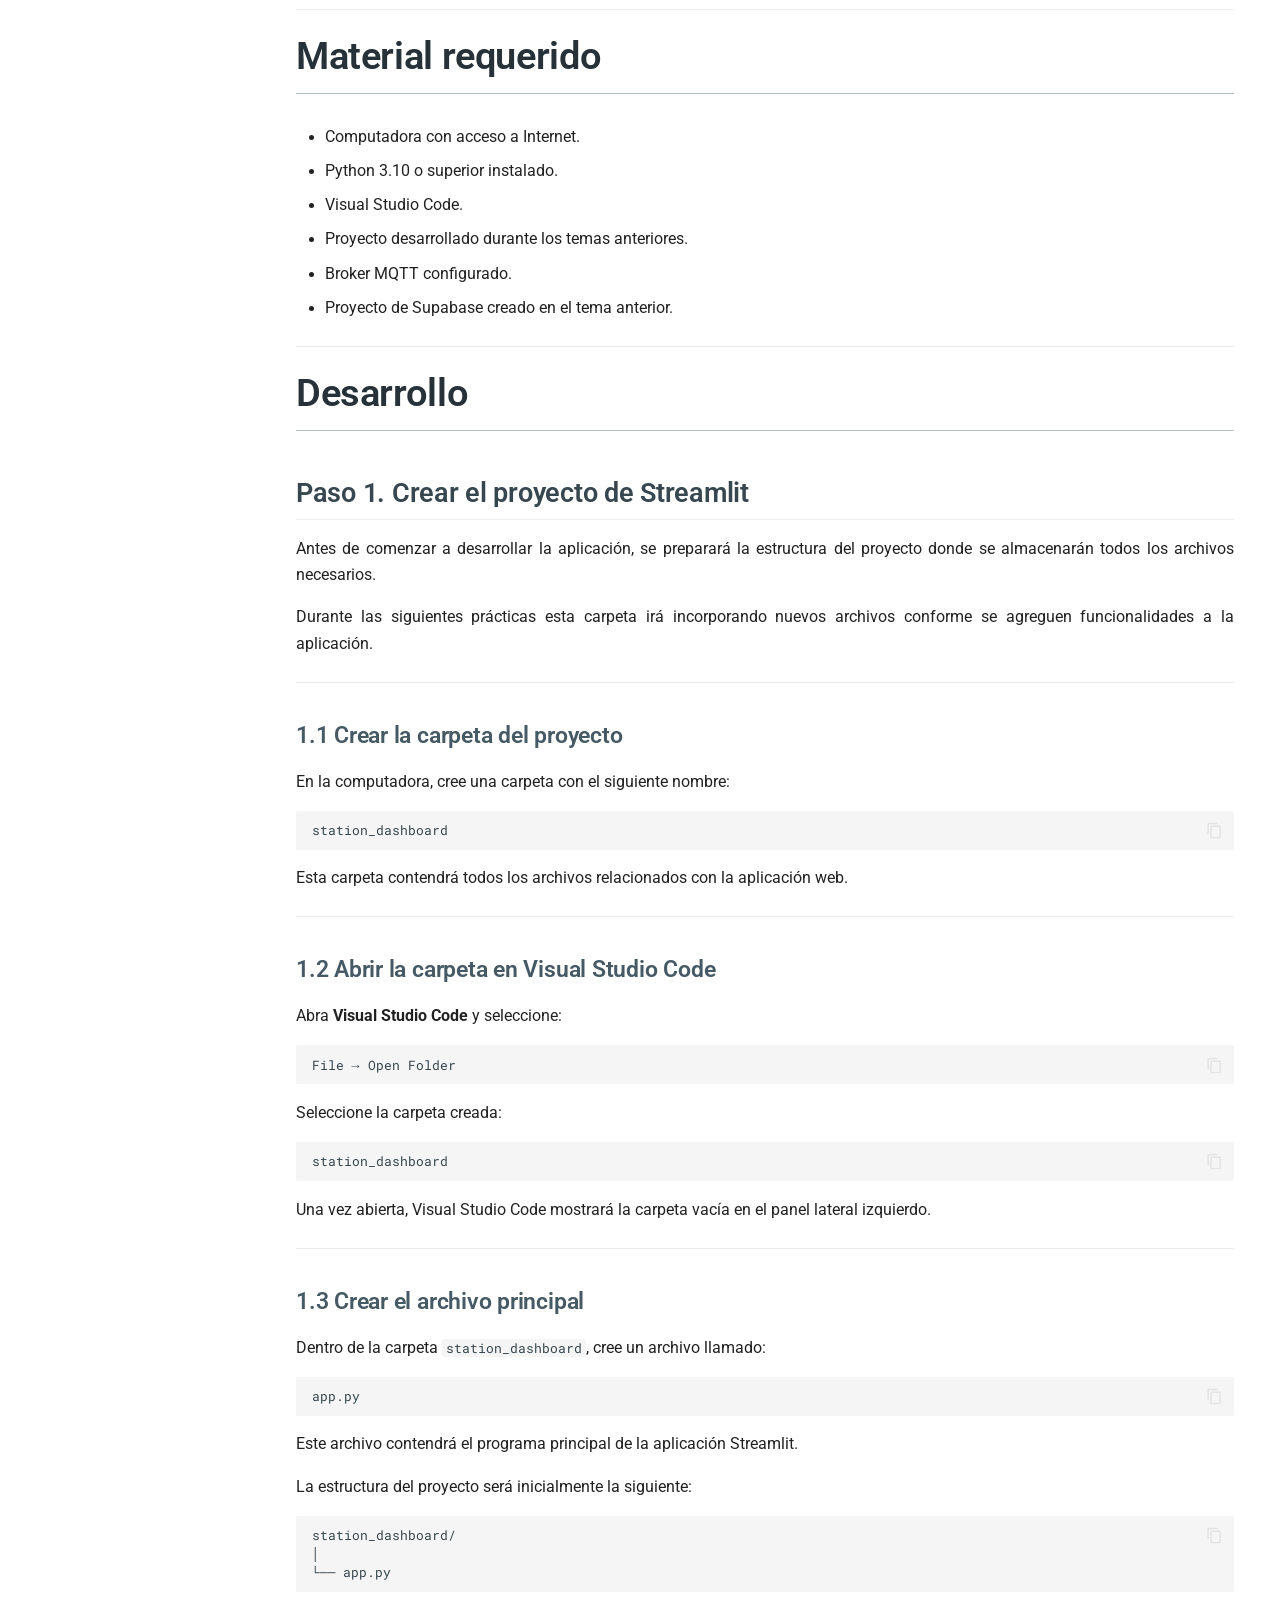
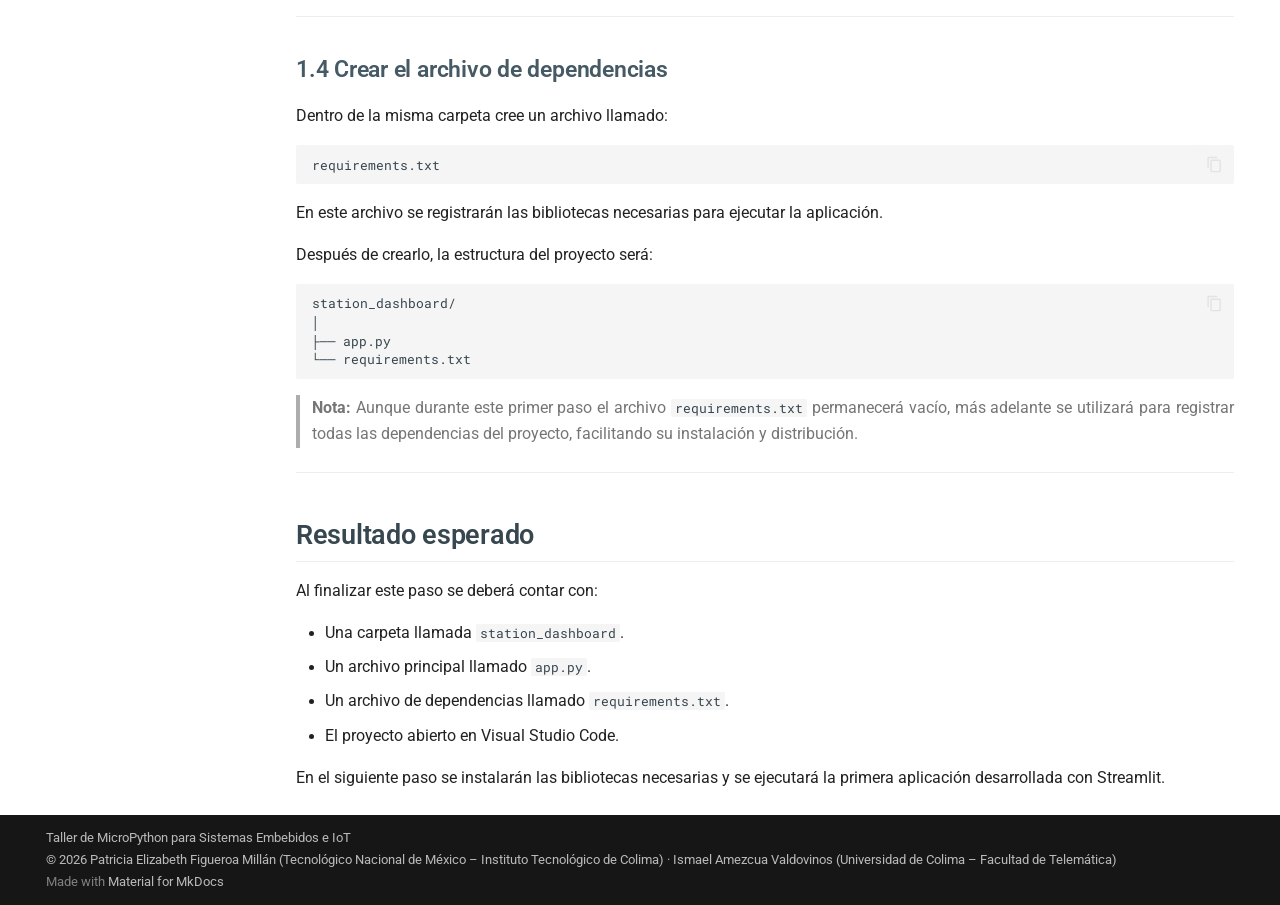
<file: tema6/tema6/index.html>
<!doctype html>
<html lang="es" class="no-js">
  <head>
    
      <meta charset="utf-8">
      <meta name="viewport" content="width=device-width,initial-scale=1">
      
      
        <meta name="author" content="Patricia Elizabeth Figueroa MIllán , Ismael Amezcua Valdovinos">
      
      
        <link rel="canonical" href="https://micropython.elizabethfigueroa.com/tema6/tema6/">
      
      
      
      
        
      
      
      <link rel="icon" href="../../assets/logo.png">
      <meta name="generator" content="mkdocs-1.6.1, mkdocs-material-9.7.6">
    
    
      
        <title>Aplicación IoT en Streamlit: Suscriptor MQTT, Panel Web y Almacenamiento en Supabase - MicroPython para Sistemas Embebidos e IoT</title>
      
    
    
      <link rel="stylesheet" href="../../assets/stylesheets/main.484c7ddc.min.css">
      
        
        <link rel="stylesheet" href="../../assets/stylesheets/palette.ab4e12ef.min.css">
      
      


    
    
      
    
    
      
        
        
        <link rel="preconnect" href="https://fonts.gstatic.com" crossorigin>
        <link rel="stylesheet" href="https://fonts.googleapis.com/css?family=Roboto:300,300i,400,400i,700,700i%7CRoboto+Mono:400,400i,700,700i&display=fallback">
        <style>:root{--md-text-font:"Roboto";--md-code-font:"Roboto Mono"}</style>
      
    
    
      <link rel="stylesheet" href="../../stylesheets/extra.css">
    
    <script>__md_scope=new URL("../..",location),__md_hash=e=>[...e].reduce(((e,_)=>(e<<5)-e+_.charCodeAt(0)),0),__md_get=(e,_=localStorage,t=__md_scope)=>JSON.parse(_.getItem(t.pathname+"."+e)),__md_set=(e,_,t=localStorage,a=__md_scope)=>{try{t.setItem(a.pathname+"."+e,JSON.stringify(_))}catch(e){}}</script>
    
      

    
    
  </head>
  
  
    
    
      
    
    
    
    
    <body dir="ltr" data-md-color-scheme="default" data-md-color-primary="blue-grey" data-md-color-accent="cyan">
  
    
    <input class="md-toggle" data-md-toggle="drawer" type="checkbox" id="__drawer" autocomplete="off">
    <input class="md-toggle" data-md-toggle="search" type="checkbox" id="__search" autocomplete="off">
    <label class="md-overlay" for="__drawer"></label>
    <div data-md-component="skip">
      
        
        <a href="#aplicacion-iot-en-streamlit-suscriptor-mqtt-panel-web-y-almacenamiento-en-supabase" class="md-skip">
          Saltar a contenido
        </a>
      
    </div>
    <div data-md-component="announce">
      
    </div>
    
    
      

  

<header class="md-header md-header--shadow md-header--lifted" data-md-component="header">
  <nav class="md-header__inner md-grid" aria-label="Cabecera">
    <a href="../.." title="MicroPython para Sistemas Embebidos e IoT" class="md-header__button md-logo" aria-label="MicroPython para Sistemas Embebidos e IoT" data-md-component="logo">
      
  <img src="../../assets/logo.png" alt="logo">

    </a>
    <label class="md-header__button md-icon" for="__drawer">
      
      <svg xmlns="http://www.w3.org/2000/svg" viewBox="0 0 24 24"><path d="M3 6h18v2H3zm0 5h18v2H3zm0 5h18v2H3z"/></svg>
    </label>
    <div class="md-header__title" data-md-component="header-title">
      <div class="md-header__ellipsis">
        <div class="md-header__topic">
          <span class="md-ellipsis">
            MicroPython para Sistemas Embebidos e IoT
          </span>
        </div>
        <div class="md-header__topic" data-md-component="header-topic">
          <span class="md-ellipsis">
            
              Aplicación IoT en Streamlit: Suscriptor MQTT, Panel Web y Almacenamiento en Supabase
            
          </span>
        </div>
      </div>
    </div>
    
      
        <form class="md-header__option" data-md-component="palette">
  
    
    
    
    <input class="md-option" data-md-color-media="" data-md-color-scheme="default" data-md-color-primary="blue-grey" data-md-color-accent="cyan"  aria-label="Cambiar a modo oscuro"  type="radio" name="__palette" id="__palette_0">
    
      <label class="md-header__button md-icon" title="Cambiar a modo oscuro" for="__palette_1" hidden>
        <svg xmlns="http://www.w3.org/2000/svg" viewBox="0 0 24 24"><path d="m17.75 4.09-2.53 1.94.91 3.06-2.63-1.81-2.63 1.81.91-3.06-2.53-1.94L12.44 4l1.06-3 1.06 3zm3.5 6.91-1.64 1.25.59 1.98-1.7-1.17-1.7 1.17.59-1.98L15.75 11l2.06-.05L18.5 9l.69 1.95zm-2.28 4.95c.83-.08 1.72 1.1 1.19 1.85-.32.45-.66.87-1.08 1.27C15.17 23 8.84 23 4.94 19.07c-3.91-3.9-3.91-10.24 0-14.14.4-.4.82-.76 1.27-1.08.75-.53 1.93.36 1.85 1.19-.27 2.86.69 5.83 2.89 8.02a9.96 9.96 0 0 0 8.02 2.89m-1.64 2.02a12.08 12.08 0 0 1-7.8-3.47c-2.17-2.19-3.33-5-3.49-7.82-2.81 3.14-2.7 7.96.31 10.98 3.02 3.01 7.84 3.12 10.98.31"/></svg>
      </label>
    
  
    
    
    
    <input class="md-option" data-md-color-media="" data-md-color-scheme="slate" data-md-color-primary="blue-grey" data-md-color-accent="cyan"  aria-label="Cambiar a modo claro"  type="radio" name="__palette" id="__palette_1">
    
      <label class="md-header__button md-icon" title="Cambiar a modo claro" for="__palette_0" hidden>
        <svg xmlns="http://www.w3.org/2000/svg" viewBox="0 0 24 24"><path d="M12 7a5 5 0 0 1 5 5 5 5 0 0 1-5 5 5 5 0 0 1-5-5 5 5 0 0 1 5-5m0 2a3 3 0 0 0-3 3 3 3 0 0 0 3 3 3 3 0 0 0 3-3 3 3 0 0 0-3-3m0-7 2.39 3.42C13.65 5.15 12.84 5 12 5s-1.65.15-2.39.42zM3.34 7l4.16-.35A7.2 7.2 0 0 0 5.94 8.5c-.44.74-.69 1.5-.83 2.29zm.02 10 1.76-3.77a7.131 7.131 0 0 0 2.38 4.14zM20.65 7l-1.77 3.79a7.02 7.02 0 0 0-2.38-4.15zm-.01 10-4.14.36c.59-.51 1.12-1.14 1.54-1.86.42-.73.69-1.5.83-2.29zM12 22l-2.41-3.44c.74.27 1.55.44 2.41.44.82 0 1.63-.17 2.37-.44z"/></svg>
      </label>
    
  
</form>
      
    
    
      <script>var palette=__md_get("__palette");if(palette&&palette.color){if("(prefers-color-scheme)"===palette.color.media){var media=matchMedia("(prefers-color-scheme: light)"),input=document.querySelector(media.matches?"[data-md-color-media='(prefers-color-scheme: light)']":"[data-md-color-media='(prefers-color-scheme: dark)']");palette.color.media=input.getAttribute("data-md-color-media"),palette.color.scheme=input.getAttribute("data-md-color-scheme"),palette.color.primary=input.getAttribute("data-md-color-primary"),palette.color.accent=input.getAttribute("data-md-color-accent")}for(var[key,value]of Object.entries(palette.color))document.body.setAttribute("data-md-color-"+key,value)}</script>
    
    
    
      
      
        <label class="md-header__button md-icon" for="__search">
          
          <svg xmlns="http://www.w3.org/2000/svg" viewBox="0 0 24 24"><path d="M9.5 3A6.5 6.5 0 0 1 16 9.5c0 1.61-.59 3.09-1.56 4.23l.27.27h.79l5 5-1.5 1.5-5-5v-.79l-.27-.27A6.52 6.52 0 0 1 9.5 16 6.5 6.5 0 0 1 3 9.5 6.5 6.5 0 0 1 9.5 3m0 2C7 5 5 7 5 9.5S7 14 9.5 14 14 12 14 9.5 12 5 9.5 5"/></svg>
        </label>
        <div class="md-search" data-md-component="search" role="dialog">
  <label class="md-search__overlay" for="__search"></label>
  <div class="md-search__inner" role="search">
    <form class="md-search__form" name="search">
      <input type="text" class="md-search__input" name="query" aria-label="Búsqueda" placeholder="Búsqueda" autocapitalize="off" autocorrect="off" autocomplete="off" spellcheck="false" data-md-component="search-query" required>
      <label class="md-search__icon md-icon" for="__search">
        
        <svg xmlns="http://www.w3.org/2000/svg" viewBox="0 0 24 24"><path d="M9.5 3A6.5 6.5 0 0 1 16 9.5c0 1.61-.59 3.09-1.56 4.23l.27.27h.79l5 5-1.5 1.5-5-5v-.79l-.27-.27A6.52 6.52 0 0 1 9.5 16 6.5 6.5 0 0 1 3 9.5 6.5 6.5 0 0 1 9.5 3m0 2C7 5 5 7 5 9.5S7 14 9.5 14 14 12 14 9.5 12 5 9.5 5"/></svg>
        
        <svg xmlns="http://www.w3.org/2000/svg" viewBox="0 0 24 24"><path d="M20 11v2H8l5.5 5.5-1.42 1.42L4.16 12l7.92-7.92L13.5 5.5 8 11z"/></svg>
      </label>
      <nav class="md-search__options" aria-label="Buscar">
        
        <button type="reset" class="md-search__icon md-icon" title="Limpiar" aria-label="Limpiar" tabindex="-1">
          
          <svg xmlns="http://www.w3.org/2000/svg" viewBox="0 0 24 24"><path d="M19 6.41 17.59 5 12 10.59 6.41 5 5 6.41 10.59 12 5 17.59 6.41 19 12 13.41 17.59 19 19 17.59 13.41 12z"/></svg>
        </button>
      </nav>
      
    </form>
    <div class="md-search__output">
      <div class="md-search__scrollwrap" tabindex="0" data-md-scrollfix>
        <div class="md-search-result" data-md-component="search-result">
          <div class="md-search-result__meta">
            Inicializando búsqueda
          </div>
          <ol class="md-search-result__list" role="presentation"></ol>
        </div>
      </div>
    </div>
  </div>
</div>
      
    
    
  </nav>
  
    
      
<nav class="md-tabs" aria-label="Pestañas" data-md-component="tabs">
  <div class="md-grid">
    <ul class="md-tabs__list">
      
        
  
  
  
  
    <li class="md-tabs__item">
      <a href="../.." class="md-tabs__link">
        
  
  
    
  
  Inicio

      </a>
    </li>
  

      
        
  
  
  
  
    <li class="md-tabs__item">
      <a href="../../tema1/tema1/" class="md-tabs__link">
        
  
  
    
  
  Tema 1

      </a>
    </li>
  

      
        
  
  
  
  
    <li class="md-tabs__item">
      <a href="../../tema2/tema2/" class="md-tabs__link">
        
  
  
    
  
  Tema 2

      </a>
    </li>
  

      
        
  
  
  
  
    <li class="md-tabs__item">
      <a href="../../tema3/tema3/" class="md-tabs__link">
        
  
  
    
  
  Tema 3

      </a>
    </li>
  

      
        
  
  
  
  
    <li class="md-tabs__item">
      <a href="../../tema4/tema4/" class="md-tabs__link">
        
  
  
    
  
  Tema 4

      </a>
    </li>
  

      
        
  
  
  
  
    <li class="md-tabs__item">
      <a href="../../tema5/tema5/" class="md-tabs__link">
        
  
  
    
  
  Tema 5

      </a>
    </li>
  

      
    </ul>
  </div>
</nav>
    
  
</header>
    
    <div class="md-container" data-md-component="container">
      
      
        
      
      <main class="md-main" data-md-component="main">
        <div class="md-main__inner md-grid">
          
            
              
              <div class="md-sidebar md-sidebar--primary" data-md-component="sidebar" data-md-type="navigation" >
                <div class="md-sidebar__scrollwrap">
                  <div class="md-sidebar__inner">
                    


  


  

<nav class="md-nav md-nav--primary md-nav--lifted md-nav--integrated" aria-label="Navegación" data-md-level="0">
  <label class="md-nav__title" for="__drawer">
    <a href="../.." title="MicroPython para Sistemas Embebidos e IoT" class="md-nav__button md-logo" aria-label="MicroPython para Sistemas Embebidos e IoT" data-md-component="logo">
      
  <img src="../../assets/logo.png" alt="logo">

    </a>
    MicroPython para Sistemas Embebidos e IoT
  </label>
  
  <ul class="md-nav__list" data-md-scrollfix>
    
      
      
  
  
  
  
    <li class="md-nav__item">
      <a href="../.." class="md-nav__link">
        
  
  
  <span class="md-ellipsis">
    
  
    Inicio
  

    
  </span>
  
  

      </a>
    </li>
  

    
      
      
  
  
  
  
    <li class="md-nav__item">
      <a href="../../tema1/tema1/" class="md-nav__link">
        
  
  
  <span class="md-ellipsis">
    
  
    Tema 1
  

    
  </span>
  
  

      </a>
    </li>
  

    
      
      
  
  
  
  
    <li class="md-nav__item">
      <a href="../../tema2/tema2/" class="md-nav__link">
        
  
  
  <span class="md-ellipsis">
    
  
    Tema 2
  

    
  </span>
  
  

      </a>
    </li>
  

    
      
      
  
  
  
  
    <li class="md-nav__item">
      <a href="../../tema3/tema3/" class="md-nav__link">
        
  
  
  <span class="md-ellipsis">
    
  
    Tema 3
  

    
  </span>
  
  

      </a>
    </li>
  

    
      
      
  
  
  
  
    <li class="md-nav__item">
      <a href="../../tema4/tema4/" class="md-nav__link">
        
  
  
  <span class="md-ellipsis">
    
  
    Tema 4
  

    
  </span>
  
  

      </a>
    </li>
  

    
      
      
  
  
  
  
    <li class="md-nav__item">
      <a href="../../tema5/tema5/" class="md-nav__link">
        
  
  
  <span class="md-ellipsis">
    
  
    Tema 5
  

    
  </span>
  
  

      </a>
    </li>
  

    
  </ul>
</nav>
                  </div>
                </div>
              </div>
            
            
          
          
            <div class="md-content" data-md-component="content">
              
              <article class="md-content__inner md-typeset">
                
                  



<h1 id="aplicacion-iot-en-streamlit-suscriptor-mqtt-panel-web-y-almacenamiento-en-supabase">Aplicación IoT en Streamlit: Suscriptor MQTT, Panel Web y Almacenamiento en Supabase</h1>
<h2 id="introduccion">Introducción</h2>
<p>En el tema anterior se configuró una base de datos en Supabase para almacenar las mediciones generadas por las estaciones ambientales IoT. Con ello, el proyecto ya cuenta con una infraestructura en la nube capaz de conservar el historial de datos.</p>
<p>En este tema se desarrollará una aplicación web utilizando <strong>Streamlit</strong>, un framework de Python que permite construir interfaces web de forma rápida y sencilla sin necesidad de conocimientos avanzados de desarrollo web.</p>
<p>La aplicación tendrá tres funciones principales:</p>
<ul>
<li>Suscribirse al broker MQTT para recibir las mediciones publicadas por la estación IoT.</li>
<li>Mostrar la información recibida en un panel web interactivo.</li>
<li>Almacenar automáticamente las mediciones en la base de datos de Supabase.</li>
</ul>
<p>La arquitectura implementada será la siguiente:</p>
<div class="highlight"><pre><span></span><code>ESP32 → MQTT → Streamlit → Supabase
</code></pre></div>
<p>De esta manera, la ESP32 permanecerá como un nodo IoT ligero encargado únicamente de adquirir y publicar las mediciones, mientras que la aplicación desarrollada en Streamlit concentrará las tareas de recepción, visualización y almacenamiento de la información.</p>
<p>A diferencia de otros entornos de desarrollo web, Streamlit permite crear aplicaciones completas escribiendo únicamente código en Python, lo que lo convierte en una excelente herramienta para desarrollar paneles de monitoreo, aplicaciones científicas y sistemas IoT.</p>
<p>En este tema la aplicación se construirá de manera incremental. En cada paso se incorporará una nueva funcionalidad hasta obtener un sistema capaz de comunicarse con las estaciones IoT, visualizar las mediciones y generar el historial de datos en Supabase.</p>
<hr />
<h1 id="objetivo">Objetivo</h1>
<p>Desarrollar una aplicación web en Streamlit capaz de recibir las mediciones publicadas por las estaciones IoT mediante MQTT, mostrarlas en un panel interactivo y almacenarlas automáticamente en una base de datos Supabase.</p>
<hr />
<h1 id="competencias-a-desarrollar">Competencias a desarrollar</h1>
<ul>
<li>Comprender la arquitectura de una aplicación IoT basada en MQTT y Streamlit.</li>
<li>Crear aplicaciones web utilizando Streamlit.</li>
<li>Configurar un cliente MQTT en Python.</li>
<li>Mostrar información en tiempo real mediante una interfaz web.</li>
<li>Integrar aplicaciones Python con Supabase utilizando su API REST.</li>
<li>Construir un sistema IoT completo de adquisición, visualización y almacenamiento de datos.</li>
</ul>
<hr />
<h1 id="material-requerido">Material requerido</h1>
<ul>
<li>Computadora con acceso a Internet.</li>
<li>Python 3.10 o superior instalado.</li>
<li>Visual Studio Code.</li>
<li>Proyecto desarrollado durante los temas anteriores.</li>
<li>Broker MQTT configurado.</li>
<li>Proyecto de Supabase creado en el tema anterior.</li>
</ul>
<hr />
<h1 id="desarrollo">Desarrollo</h1>
<h2 id="paso-1-crear-el-proyecto-de-streamlit">Paso 1. Crear el proyecto de Streamlit</h2>
<p>Antes de comenzar a desarrollar la aplicación, se preparará la estructura del proyecto donde se almacenarán todos los archivos necesarios.</p>
<p>Durante las siguientes prácticas esta carpeta irá incorporando nuevos archivos conforme se agreguen funcionalidades a la aplicación.</p>
<hr />
<h3 id="11-crear-la-carpeta-del-proyecto">1.1 Crear la carpeta del proyecto</h3>
<p>En la computadora, cree una carpeta con el siguiente nombre:</p>
<div class="highlight"><pre><span></span><code>station_dashboard
</code></pre></div>
<p>Esta carpeta contendrá todos los archivos relacionados con la aplicación web.</p>
<hr />
<h3 id="12-abrir-la-carpeta-en-visual-studio-code">1.2 Abrir la carpeta en Visual Studio Code</h3>
<p>Abra <strong>Visual Studio Code</strong> y seleccione:</p>
<div class="highlight"><pre><span></span><code>File → Open Folder
</code></pre></div>
<p>Seleccione la carpeta creada:</p>
<div class="highlight"><pre><span></span><code>station_dashboard
</code></pre></div>
<p>Una vez abierta, Visual Studio Code mostrará la carpeta vacía en el panel lateral izquierdo.</p>
<hr />
<h3 id="13-crear-el-archivo-principal">1.3 Crear el archivo principal</h3>
<p>Dentro de la carpeta <code>station_dashboard</code>, cree un archivo llamado:</p>
<div class="highlight"><pre><span></span><code>app.py
</code></pre></div>
<p>Este archivo contendrá el programa principal de la aplicación Streamlit.</p>
<p>La estructura del proyecto será inicialmente la siguiente:</p>
<div class="highlight"><pre><span></span><code>station_dashboard/
│
└── app.py
</code></pre></div>
<hr />
<h3 id="14-crear-el-archivo-de-dependencias">1.4 Crear el archivo de dependencias</h3>
<p>Dentro de la misma carpeta cree un archivo llamado:</p>
<div class="highlight"><pre><span></span><code>requirements.txt
</code></pre></div>
<p>En este archivo se registrarán las bibliotecas necesarias para ejecutar la aplicación.</p>
<p>Después de crearlo, la estructura del proyecto será:</p>
<div class="highlight"><pre><span></span><code>station_dashboard/
│
├── app.py
└── requirements.txt
</code></pre></div>
<blockquote>
<p><strong>Nota:</strong> Aunque durante este primer paso el archivo <code>requirements.txt</code> permanecerá vacío, más adelante se utilizará para registrar todas las dependencias del proyecto, facilitando su instalación y distribución.</p>
</blockquote>
<hr />
<h2 id="resultado-esperado">Resultado esperado</h2>
<p>Al finalizar este paso se deberá contar con:</p>
<ul>
<li>Una carpeta llamada <code>station_dashboard</code>.</li>
<li>Un archivo principal llamado <code>app.py</code>.</li>
<li>Un archivo de dependencias llamado <code>requirements.txt</code>.</li>
<li>El proyecto abierto en Visual Studio Code.</li>
</ul>
<p>En el siguiente paso se instalarán las bibliotecas necesarias y se ejecutará la primera aplicación desarrollada con Streamlit.</p>












                
              </article>
            </div>
          
          
<script>var target=document.getElementById(location.hash.slice(1));target&&target.name&&(target.checked=target.name.startsWith("__tabbed_"))</script>
        </div>
        
          <button type="button" class="md-top md-icon" data-md-component="top" hidden>
  
  <svg xmlns="http://www.w3.org/2000/svg" viewBox="0 0 24 24"><path d="M13 20h-2V8l-5.5 5.5-1.42-1.42L12 4.16l7.92 7.92-1.42 1.42L13 8z"/></svg>
  Volver al principio
</button>
        
      </main>
      
        <footer class="md-footer">
  
  <div class="md-footer-meta md-typeset">
    <div class="md-footer-meta__inner md-grid">
      <div class="md-copyright">
  
    <div class="md-copyright__highlight">
      Taller de MicroPython para Sistemas Embebidos e IoT<br>
© 2026 Patricia Elizabeth Figueroa Millán (Tecnológico Nacional de México – Instituto Tecnológico de Colima) ·
Ismael Amezcua Valdovinos (Universidad de Colima – Facultad de Telemática)
    </div>
  
  
    Made with
    <a href="https://squidfunk.github.io/mkdocs-material/" target="_blank" rel="noopener">
      Material for MkDocs
    </a>
  
</div>
      
    </div>
  </div>
</footer>
      
    </div>
    <div class="md-dialog" data-md-component="dialog">
      <div class="md-dialog__inner md-typeset"></div>
    </div>
    
    
    
      
      
      <script id="__config" type="application/json">{"annotate": null, "base": "../..", "features": ["navigation.tabs", "navigation.tabs.sticky", "navigation.sections", "navigation.indexes", "toc.integrate", "navigation.top", "search.highlight", "content.code.copy"], "search": "../../assets/javascripts/workers/search.2c215733.min.js", "tags": null, "translations": {"clipboard.copied": "Copiado al portapapeles", "clipboard.copy": "Copiar al portapapeles", "search.result.more.one": "1 m\u00e1s en esta p\u00e1gina", "search.result.more.other": "# m\u00e1s en esta p\u00e1gina", "search.result.none": "No se encontraron documentos", "search.result.one": "1 documento encontrado", "search.result.other": "# documentos encontrados", "search.result.placeholder": "Teclee para comenzar b\u00fasqueda", "search.result.term.missing": "Falta", "select.version": "Seleccionar versi\u00f3n"}, "version": null}</script>
    
    
      <script src="../../assets/javascripts/bundle.79ae519e.min.js"></script>
      
    
  </body>
</html>
</file>
<file: stylesheets/extra.css>
.md-nav--primary .md-nav__title {
    display: none;
}

/* Tamaño del logo */
.md-header__button.md-logo img {
    height: 90px !important;
    width: auto !important;
}


/* ===== Tipografía general ===== */
.md-typeset {
    font-size: 0.78rem;
    line-height: 1.7;
}

/* ===== Título principal ===== */
.md-typeset h1 {
    color: #263238;
    font-size: 1.9rem;
    font-weight: 600;
    line-height: 1.25;
    margin-bottom: 1.5rem;
    border-bottom: 1px solid #b0bec5;
    padding-bottom: 0.6rem;
}

/* ===== Secciones principales ===== */
.md-typeset h2 {
    color: #37474f;
    font-size: 1.35rem;
    font-weight: 600;
    margin-top: 2.2rem;
    margin-bottom: 0.8rem;
    border-bottom: 1px solid #eceff1;
    padding-bottom: 0.3rem;
}

/* ===== Subsecciones ===== */
.md-typeset h3 {
    color: #455a64;
    font-size: 1.15rem;
    font-weight: 600;
    margin-top: 1.8rem;
    margin-bottom: 0.6rem;
}

/* ===== Subapartados ===== */
.md-typeset h4 {
    color: #00695c;
    font-size: 1rem;
    font-weight: 600;
    margin-top: 1.5rem;
    margin-bottom: 0.5rem;
}

/* ===== Títulos pequeños ##### ===== */
.md-typeset h5 {
    color: #546e7a;
    font-size: 0.88rem;
    font-weight: 600;
    text-transform: none;
    letter-spacing: 0;
    margin-top: 1.2rem;
    margin-bottom: 0.4rem;
}

/* ===== Títulos ###### ===== */
.md-typeset h6 {
    color: #607d8b;
    font-size: 0.82rem;
    font-weight: 500;
    text-transform: none;
    letter-spacing: 0;
}

.md-typeset table:not([class]) {
    font-size: .7rem;
    border-radius: 8px;
    overflow: hidden;
}

.md-typeset table:not([class]) th {
    background-color: #607d8b;
    color: white;
}

.md-typeset table:not([class]) tr:hover {
    background-color: #eceff1;
}

/* Párrafos */
.md-typeset p {
    text-align: justify;
    hyphens: auto;
}

/* Elementos de listas */
.md-typeset li {
    text-align: justify;
}

/* Tablas más compactas */
.md-typeset table:not([class]) {
    font-size: 0.7rem;
}

/* Encabezado */
.md-typeset table:not([class]) th {
    padding: 0.6rem 0.8rem;
}

/* Celdas */
.md-typeset table:not([class]) td {
    padding: 0.5rem 0.8rem;
}

/* Menor altura entre filas */
.md-typeset table:not([class]) tr {
    line-height: 1.4;
}
</file>
<file: assets/stylesheets/main.484c7ddc.min.css>
@charset "UTF-8";html{-webkit-text-size-adjust:none;-moz-text-size-adjust:none;text-size-adjust:none;box-sizing:border-box}*,:after,:before{box-sizing:inherit}@media (prefers-reduced-motion){*,:after,:before{transition:none!important}}body{margin:0}a,button,input,label{-webkit-tap-highlight-color:transparent}a{color:inherit;text-decoration:none}hr{border:0;box-sizing:initial;display:block;height:.05rem;overflow:visible;padding:0}small{font-size:80%}sub,sup{line-height:1em}img{border-style:none}table{border-collapse:initial;border-spacing:0}td,th{font-weight:400;vertical-align:top}button{background:#0000;border:0;font-family:inherit;font-size:inherit;margin:0;padding:0}input{border:0;outline:none}:root{--md-primary-fg-color:#4051b5;--md-primary-fg-color--light:#5d6cc0;--md-primary-fg-color--dark:#303fa1;--md-primary-bg-color:#fff;--md-primary-bg-color--light:#ffffffb3;--md-accent-fg-color:#526cfe;--md-accent-fg-color--transparent:#526cfe1a;--md-accent-bg-color:#fff;--md-accent-bg-color--light:#ffffffb3}[data-md-color-scheme=default]{color-scheme:light}[data-md-color-scheme=default] img[src$="#gh-dark-mode-only"],[data-md-color-scheme=default] img[src$="#only-dark"]{display:none}:root,[data-md-color-scheme=default]{--md-hue:225deg;--md-default-fg-color:#000000de;--md-default-fg-color--light:#0000008a;--md-default-fg-color--lighter:#00000052;--md-default-fg-color--lightest:#00000012;--md-default-bg-color:#fff;--md-default-bg-color--light:#ffffffb3;--md-default-bg-color--lighter:#ffffff4d;--md-default-bg-color--lightest:#ffffff1f;--md-code-fg-color:#36464e;--md-code-bg-color:#f5f5f5;--md-code-bg-color--light:#f5f5f5b3;--md-code-bg-color--lighter:#f5f5f54d;--md-code-hl-color:#4287ff;--md-code-hl-color--light:#4287ff1a;--md-code-hl-number-color:#d52a2a;--md-code-hl-special-color:#db1457;--md-code-hl-function-color:#a846b9;--md-code-hl-constant-color:#6e59d9;--md-code-hl-keyword-color:#3f6ec6;--md-code-hl-string-color:#1c7d4d;--md-code-hl-name-color:var(--md-code-fg-color);--md-code-hl-operator-color:var(--md-default-fg-color--light);--md-code-hl-punctuation-color:var(--md-default-fg-color--light);--md-code-hl-comment-color:var(--md-default-fg-color--light);--md-code-hl-generic-color:var(--md-default-fg-color--light);--md-code-hl-variable-color:var(--md-default-fg-color--light);--md-typeset-color:var(--md-default-fg-color);--md-typeset-a-color:var(--md-primary-fg-color);--md-typeset-del-color:#f5503d26;--md-typeset-ins-color:#0bd57026;--md-typeset-kbd-color:#fafafa;--md-typeset-kbd-accent-color:#fff;--md-typeset-kbd-border-color:#b8b8b8;--md-typeset-mark-color:#ffff0080;--md-typeset-table-color:#0000001f;--md-typeset-table-color--light:rgba(0,0,0,.035);--md-admonition-fg-color:var(--md-default-fg-color);--md-admonition-bg-color:var(--md-default-bg-color);--md-warning-fg-color:#000000de;--md-warning-bg-color:#ff9;--md-footer-fg-color:#fff;--md-footer-fg-color--light:#ffffffb3;--md-footer-fg-color--lighter:#ffffff73;--md-footer-bg-color:#000000de;--md-footer-bg-color--dark:#00000052;--md-shadow-z1:0 0.2rem 0.5rem #0000000d,0 0 0.05rem #0000001a;--md-shadow-z2:0 0.2rem 0.5rem #0000001a,0 0 0.05rem #00000040;--md-shadow-z3:0 0.2rem 0.5rem #0003,0 0 0.05rem #00000059}.md-icon svg{fill:currentcolor;display:block;height:1.2rem;width:1.2rem}body{-webkit-font-smoothing:antialiased;-moz-osx-font-smoothing:grayscale;--md-text-font-family:var(--md-text-font,_),-apple-system,BlinkMacSystemFont,Helvetica,Arial,sans-serif;--md-code-font-family:var(--md-code-font,_),SFMono-Regular,Consolas,Menlo,monospace}aside,body,input{font-feature-settings:"kern","liga";color:var(--md-typeset-color);font-family:var(--md-text-font-family)}code,kbd,pre{font-feature-settings:"kern";font-family:var(--md-code-font-family)}:root{--md-typeset-table-sort-icon:url('data:image/svg+xml;charset=utf-8,<svg xmlns="http://www.w3.org/2000/svg" viewBox="0 0 24 24"><path d="m18 21-4-4h3V7h-3l4-4 4 4h-3v10h3M2 19v-2h10v2M2 13v-2h7v2M2 7V5h4v2z"/></svg>');--md-typeset-table-sort-icon--asc:url('data:image/svg+xml;charset=utf-8,<svg xmlns="http://www.w3.org/2000/svg" viewBox="0 0 24 24"><path d="M19 17h3l-4 4-4-4h3V3h2M2 17h10v2H2M6 5v2H2V5m0 6h7v2H2z"/></svg>');--md-typeset-table-sort-icon--desc:url('data:image/svg+xml;charset=utf-8,<svg xmlns="http://www.w3.org/2000/svg" viewBox="0 0 24 24"><path d="M19 7h3l-4-4-4 4h3v14h2M2 17h10v2H2M6 5v2H2V5m0 6h7v2H2z"/></svg>')}.md-typeset{-webkit-print-color-adjust:exact;color-adjust:exact;font-size:.8rem;line-height:1.6;overflow-wrap:break-word}@media print{.md-typeset{font-size:.68rem}}.md-typeset blockquote,.md-typeset dl,.md-typeset figure,.md-typeset ol,.md-typeset pre,.md-typeset ul{margin-bottom:1em;margin-top:1em}.md-typeset h1{color:var(--md-default-fg-color--light);font-size:2em;line-height:1.3;margin:0 0 1.25em}.md-typeset h1,.md-typeset h2{font-weight:300;letter-spacing:-.01em}.md-typeset h2{font-size:1.5625em;line-height:1.4;margin:1.6em 0 .64em}.md-typeset h3{font-size:1.25em;font-weight:400;letter-spacing:-.01em;line-height:1.5;margin:1.6em 0 .8em}.md-typeset h2+h3{margin-top:.8em}.md-typeset h4{font-weight:700;letter-spacing:-.01em;margin:1em 0}.md-typeset h5,.md-typeset h6{color:var(--md-default-fg-color--light);font-size:.8em;font-weight:700;letter-spacing:-.01em;margin:1.25em 0}.md-typeset h5{text-transform:uppercase}.md-typeset h5 code{text-transform:none}.md-typeset hr{border-bottom:.05rem solid var(--md-default-fg-color--lightest);display:flow-root;margin:1.5em 0}.md-typeset a{color:var(--md-typeset-a-color);word-break:break-word}.md-typeset a,.md-typeset a:before{transition:color 125ms}.md-typeset a:focus,.md-typeset a:hover{color:var(--md-accent-fg-color)}.md-typeset a:focus code,.md-typeset a:hover code{background-color:var(--md-accent-fg-color--transparent);color:var(--md-accent-fg-color)}.md-typeset a code{color:var(--md-typeset-a-color)}.md-typeset a.focus-visible{outline-color:var(--md-accent-fg-color);outline-offset:.2rem}.md-typeset code,.md-typeset kbd,.md-typeset pre{color:var(--md-code-fg-color);direction:ltr;font-variant-ligatures:none;transition:background-color 125ms}@media print{.md-typeset code,.md-typeset kbd,.md-typeset pre{white-space:pre-wrap}}.md-typeset code{background-color:var(--md-code-bg-color);border-radius:.1rem;-webkit-box-decoration-break:clone;box-decoration-break:clone;font-size:.85em;padding:0 .2941176471em;transition:color 125ms,background-color 125ms;word-break:break-word}.md-typeset code:not(.focus-visible){-webkit-tap-highlight-color:transparent;outline:none}.md-typeset pre{display:flow-root;line-height:1.4;position:relative}.md-typeset pre>code{-webkit-box-decoration-break:slice;box-decoration-break:slice;box-shadow:none;display:block;margin:0;outline-color:var(--md-accent-fg-color);overflow:auto;padding:.7720588235em 1.1764705882em;scrollbar-color:var(--md-default-fg-color--lighter) #0000;scrollbar-width:thin;touch-action:auto;word-break:normal}.md-typeset pre>code:hover{scrollbar-color:var(--md-accent-fg-color) #0000}.md-typeset pre>code::-webkit-scrollbar{height:.2rem;width:.2rem}.md-typeset pre>code::-webkit-scrollbar-thumb{background-color:var(--md-default-fg-color--lighter)}.md-typeset pre>code::-webkit-scrollbar-thumb:hover{background-color:var(--md-accent-fg-color)}.md-typeset kbd{background-color:var(--md-typeset-kbd-color);border-radius:.1rem;box-shadow:0 .1rem 0 .05rem var(--md-typeset-kbd-border-color),0 .1rem 0 var(--md-typeset-kbd-border-color),0 -.1rem .2rem var(--md-typeset-kbd-accent-color) inset;color:var(--md-default-fg-color);display:inline-block;font-size:.75em;padding:0 .6666666667em;vertical-align:text-top;word-break:break-word}.md-typeset mark{background-color:var(--md-typeset-mark-color);-webkit-box-decoration-break:clone;box-decoration-break:clone;color:inherit;word-break:break-word}.md-typeset abbr{cursor:help;text-decoration:none}.md-typeset [data-preview],.md-typeset abbr{border-bottom:.05rem dotted var(--md-default-fg-color--light)}.md-typeset small{opacity:.75}[dir=ltr] .md-typeset sub,[dir=ltr] .md-typeset sup{margin-left:.078125em}[dir=rtl] .md-typeset sub,[dir=rtl] .md-typeset sup{margin-right:.078125em}[dir=ltr] .md-typeset blockquote{padding-left:.6rem}[dir=rtl] .md-typeset blockquote{padding-right:.6rem}[dir=ltr] .md-typeset blockquote{border-left:.2rem solid var(--md-default-fg-color--lighter)}[dir=rtl] .md-typeset blockquote{border-right:.2rem solid var(--md-default-fg-color--lighter)}.md-typeset blockquote{color:var(--md-default-fg-color--light);margin-left:0;margin-right:0}.md-typeset ul{list-style-type:disc}.md-typeset ul[type]{list-style-type:revert-layer}[dir=ltr] .md-typeset ol,[dir=ltr] .md-typeset ul{margin-left:.625em}[dir=rtl] .md-typeset ol,[dir=rtl] .md-typeset ul{margin-right:.625em}.md-typeset ol,.md-typeset ul{padding:0}.md-typeset ol:not([hidden]),.md-typeset ul:not([hidden]){display:flow-root}.md-typeset ol ol,.md-typeset ul ol{list-style-type:lower-alpha}.md-typeset ol ol ol,.md-typeset ul ol ol{list-style-type:lower-roman}.md-typeset ol ol ol ol,.md-typeset ul ol ol ol{list-style-type:upper-alpha}.md-typeset ol ol ol ol ol,.md-typeset ul ol ol ol ol{list-style-type:upper-roman}.md-typeset ol[type],.md-typeset ul[type]{list-style-type:revert-layer}[dir=ltr] .md-typeset ol li,[dir=ltr] .md-typeset ul li{margin-left:1.25em}[dir=rtl] .md-typeset ol li,[dir=rtl] .md-typeset ul li{margin-right:1.25em}.md-typeset ol li,.md-typeset ul li{margin-bottom:.5em}.md-typeset ol li blockquote,.md-typeset ol li p,.md-typeset ul li blockquote,.md-typeset ul li p{margin:.5em 0}.md-typeset ol li:last-child,.md-typeset ul li:last-child{margin-bottom:0}[dir=ltr] .md-typeset ol li ol,[dir=ltr] .md-typeset ol li ul,[dir=ltr] .md-typeset ul li ol,[dir=ltr] .md-typeset ul li ul{margin-left:.625em}[dir=rtl] .md-typeset ol li ol,[dir=rtl] .md-typeset ol li ul,[dir=rtl] .md-typeset ul li ol,[dir=rtl] .md-typeset ul li ul{margin-right:.625em}.md-typeset ol li ol,.md-typeset ol li ul,.md-typeset ul li ol,.md-typeset ul li ul{margin-bottom:.5em;margin-top:.5em}[dir=ltr] .md-typeset dd{margin-left:1.875em}[dir=rtl] .md-typeset dd{margin-right:1.875em}.md-typeset dd{margin-bottom:1.5em;margin-top:1em}.md-typeset img,.md-typeset svg,.md-typeset video{height:auto;max-width:100%}.md-typeset img[align=left]{margin:1em 1em 1em 0}.md-typeset img[align=right]{margin:1em 0 1em 1em}.md-typeset img[align]:only-child{margin-top:0}.md-typeset figure{display:flow-root;margin:1em auto;max-width:100%;text-align:center;width:fit-content}.md-typeset figure img{display:block;margin:0 auto}.md-typeset figcaption{font-style:italic;margin:1em auto;max-width:24rem}.md-typeset iframe{max-width:100%}.md-typeset table:not([class]){background-color:var(--md-default-bg-color);border:.05rem solid var(--md-typeset-table-color);border-radius:.1rem;display:inline-block;font-size:.64rem;max-width:100%;overflow:auto;touch-action:auto}@media print{.md-typeset table:not([class]){display:table}}.md-typeset table:not([class])+*{margin-top:1.5em}.md-typeset table:not([class]) td>:first-child,.md-typeset table:not([class]) th>:first-child{margin-top:0}.md-typeset table:not([class]) td>:last-child,.md-typeset table:not([class]) th>:last-child{margin-bottom:0}.md-typeset table:not([class]) td:not([align]),.md-typeset table:not([class]) th:not([align]){text-align:left}[dir=rtl] .md-typeset table:not([class]) td:not([align]),[dir=rtl] .md-typeset table:not([class]) th:not([align]){text-align:right}.md-typeset table:not([class]) th{font-weight:700;min-width:5rem;padding:.9375em 1.25em;vertical-align:top}.md-typeset table:not([class]) td{border-top:.05rem solid var(--md-typeset-table-color);padding:.9375em 1.25em;vertical-align:top}.md-typeset table:not([class]) tbody tr{transition:background-color 125ms}.md-typeset table:not([class]) tbody tr:hover{background-color:var(--md-typeset-table-color--light);box-shadow:0 .05rem 0 var(--md-default-bg-color) inset}.md-typeset table:not([class]) a{word-break:normal}.md-typeset table th[role=columnheader]{cursor:pointer}[dir=ltr] .md-typeset table th[role=columnheader]:after{margin-left:.5em}[dir=rtl] .md-typeset table th[role=columnheader]:after{margin-right:.5em}.md-typeset table th[role=columnheader]:after{content:"";display:inline-block;height:1.2em;-webkit-mask-image:var(--md-typeset-table-sort-icon);mask-image:var(--md-typeset-table-sort-icon);-webkit-mask-repeat:no-repeat;mask-repeat:no-repeat;-webkit-mask-size:contain;mask-size:contain;transition:background-color 125ms;vertical-align:text-bottom;width:1.2em}.md-typeset table th[role=columnheader]:hover:after{background-color:var(--md-default-fg-color--lighter)}.md-typeset table th[role=columnheader][aria-sort=ascending]:after{background-color:var(--md-default-fg-color--light);-webkit-mask-image:var(--md-typeset-table-sort-icon--asc);mask-image:var(--md-typeset-table-sort-icon--asc)}.md-typeset table th[role=columnheader][aria-sort=descending]:after{background-color:var(--md-default-fg-color--light);-webkit-mask-image:var(--md-typeset-table-sort-icon--desc);mask-image:var(--md-typeset-table-sort-icon--desc)}.md-typeset__scrollwrap{margin:1em -.8rem;overflow-x:auto;touch-action:auto}.md-typeset__table{display:inline-block;margin-bottom:.5em;padding:0 .8rem}@media print{.md-typeset__table{display:block}}html .md-typeset__table table{display:table;margin:0;overflow:hidden;width:100%}@media screen and (max-width:44.984375em){.md-content__inner>pre{margin:1em -.8rem}.md-content__inner>pre code{border-radius:0}}.md-typeset .md-author{border-radius:100%;display:block;flex-shrink:0;height:1.6rem;overflow:hidden;position:relative;transition:color 125ms,transform 125ms;width:1.6rem}.md-typeset .md-author img{display:block}.md-typeset .md-author--more{background:var(--md-default-fg-color--lightest);color:var(--md-default-fg-color--lighter);font-size:.6rem;font-weight:700;line-height:1.6rem;text-align:center}.md-typeset .md-author--long{height:2.4rem;width:2.4rem}.md-typeset a.md-author{transform:scale(1)}.md-typeset a.md-author img{border-radius:100%;filter:grayscale(100%) opacity(75%);transition:filter 125ms}.md-typeset a.md-author:focus,.md-typeset a.md-author:hover{transform:scale(1.1);z-index:1}.md-typeset a.md-author:focus img,.md-typeset a.md-author:hover img{filter:grayscale(0)}.md-banner{background-color:var(--md-footer-bg-color);color:var(--md-footer-fg-color);overflow:auto}@media print{.md-banner{display:none}}.md-banner--warning{background-color:var(--md-warning-bg-color);color:var(--md-warning-fg-color)}.md-banner__inner{font-size:.7rem;margin:.6rem auto;padding:0 .8rem}[dir=ltr] .md-banner__button{float:right}[dir=rtl] .md-banner__button{float:left}.md-banner__button{color:inherit;cursor:pointer;transition:opacity .25s}.no-js .md-banner__button{display:none}.md-banner__button:hover{opacity:.7}html{font-size:125%;height:100%;overflow-x:hidden}@media screen and (min-width:100em){html{font-size:137.5%}}@media screen and (min-width:125em){html{font-size:150%}}body{background-color:var(--md-default-bg-color);display:flex;flex-direction:column;font-size:.5rem;min-height:100%;position:relative;width:100%}@media print{body{display:block}}@media screen and (max-width:59.984375em){body[data-md-scrolllock]{position:fixed}}.md-grid{margin-left:auto;margin-right:auto;max-width:61rem}.md-container{display:flex;flex-direction:column;flex-grow:1}@media print{.md-container{display:block}}.md-main{flex-grow:1}.md-main__inner{display:flex;height:100%;margin-top:1.5rem}.md-ellipsis{overflow:hidden;text-overflow:ellipsis}.md-toggle{display:none}.md-option{height:0;opacity:0;position:absolute;width:0}.md-option:checked+label:not([hidden]){display:block}.md-option.focus-visible+label{outline-color:var(--md-accent-fg-color);outline-style:auto}.md-skip{background-color:var(--md-default-fg-color);border-radius:.1rem;color:var(--md-default-bg-color);font-size:.64rem;margin:.5rem;opacity:0;outline-color:var(--md-accent-fg-color);padding:.3rem .5rem;position:fixed;transform:translateY(.4rem);z-index:-1}.md-skip:focus{opacity:1;transform:translateY(0);transition:transform .25s cubic-bezier(.4,0,.2,1),opacity 175ms 75ms;z-index:10}@page{margin:25mm}:root{--md-clipboard-icon:url('data:image/svg+xml;charset=utf-8,<svg xmlns="http://www.w3.org/2000/svg" viewBox="0 0 24 24"><path d="M19 21H8V7h11m0-2H8a2 2 0 0 0-2 2v14a2 2 0 0 0 2 2h11a2 2 0 0 0 2-2V7a2 2 0 0 0-2-2m-3-4H4a2 2 0 0 0-2 2v14h2V3h12z"/></svg>')}.md-clipboard{border-radius:.1rem;color:var(--md-default-fg-color--lightest);cursor:pointer;height:1.5em;outline-color:var(--md-accent-fg-color);outline-offset:.1rem;transition:color .25s;width:1.5em;z-index:1}@media print{.md-clipboard{display:none}}.md-clipboard:not(.focus-visible){-webkit-tap-highlight-color:transparent;outline:none}:hover>.md-clipboard{color:var(--md-default-fg-color--light)}.md-clipboard:focus,.md-clipboard:hover{color:var(--md-accent-fg-color)}.md-clipboard:after{background-color:currentcolor;content:"";display:block;height:1.125em;margin:0 auto;-webkit-mask-image:var(--md-clipboard-icon);mask-image:var(--md-clipboard-icon);-webkit-mask-position:center;mask-position:center;-webkit-mask-repeat:no-repeat;mask-repeat:no-repeat;-webkit-mask-size:contain;mask-size:contain;width:1.125em}.md-clipboard--inline{cursor:pointer}.md-clipboard--inline code{transition:color .25s,background-color .25s}.md-clipboard--inline:focus code,.md-clipboard--inline:hover code{background-color:var(--md-accent-fg-color--transparent);color:var(--md-accent-fg-color)}:root{--md-code-select-icon:url('data:image/svg+xml;charset=utf-8,<svg xmlns="http://www.w3.org/2000/svg" viewBox="0 0 24 24"><path d="M19 19h-4v2h4c1.1 0 2-.9 2-2v-4h-2m0-12h-4v2h4v4h2V5c0-1.1-.9-2-2-2M5 5h4V3H5c-1.1 0-2 .9-2 2v4h2m0 6H3v4c0 1.1.9 2 2 2h4v-2H5zm2-4h2v2H7zm4 0h2v2h-2zm4 0h2v2h-2zM7 7h2v2H7zm4 0h2v2h-2zm4 0h2v2h-2zm-8 8h2v2H7zm4 0h2v2h-2zm4 0h2v2h-2z"/></svg>');--md-code-copy-icon:url('data:image/svg+xml;charset=utf-8,<svg xmlns="http://www.w3.org/2000/svg" viewBox="0 0 24 24"><path d="M19 21H8V7h11m0-2H8a2 2 0 0 0-2 2v14a2 2 0 0 0 2 2h11a2 2 0 0 0 2-2V7a2 2 0 0 0-2-2m-3-4H4a2 2 0 0 0-2 2v14h2V3h12z"/></svg>')}.md-typeset .md-code__content{display:grid}.md-code__nav{background-color:var(--md-code-bg-color--lighter);border-radius:.1rem;display:flex;gap:.2rem;padding:.2rem;position:absolute;right:.25em;top:.25em;transition:background-color .25s;z-index:1}:hover>.md-code__nav{background-color:var(--md-code-bg-color--light)}.md-code__button{color:var(--md-default-fg-color--lightest);cursor:pointer;display:block;height:1.5em;outline-color:var(--md-accent-fg-color);outline-offset:.1rem;transition:color .25s;width:1.5em}:hover>*>.md-code__button{color:var(--md-default-fg-color--light)}.md-code__button.focus-visible,.md-code__button:hover{color:var(--md-accent-fg-color)}.md-code__button--active{color:var(--md-default-fg-color)!important}.md-code__button:after{background-color:currentcolor;content:"";display:block;height:1.125em;margin:0 auto;-webkit-mask-position:center;mask-position:center;-webkit-mask-repeat:no-repeat;mask-repeat:no-repeat;-webkit-mask-size:contain;mask-size:contain;width:1.125em}.md-code__button[data-md-type=select]:after{-webkit-mask-image:var(--md-code-select-icon);mask-image:var(--md-code-select-icon)}.md-code__button[data-md-type=copy]:after{-webkit-mask-image:var(--md-code-copy-icon);mask-image:var(--md-code-copy-icon)}@keyframes consent{0%{opacity:0;transform:translateY(100%)}to{opacity:1;transform:translateY(0)}}@keyframes overlay{0%{opacity:0}to{opacity:1}}.md-consent__overlay{animation:overlay .25s both;-webkit-backdrop-filter:blur(.1rem);backdrop-filter:blur(.1rem);background-color:#0000008a;height:100%;opacity:1;position:fixed;top:0;width:100%;z-index:5}.md-consent__inner{animation:consent .5s cubic-bezier(.1,.7,.1,1) both;background-color:var(--md-default-bg-color);border:0;border-radius:.1rem;bottom:0;box-shadow:0 0 .2rem #0000001a,0 .2rem .4rem #0003;max-height:100%;overflow:auto;padding:0;position:fixed;width:100%;z-index:5}.md-consent__form{padding:.8rem}.md-consent__settings{display:none;margin:1em 0}input:checked+.md-consent__settings{display:block}.md-consent__controls{margin-bottom:.8rem}.md-typeset .md-consent__controls .md-button{display:inline}@media screen and (max-width:44.984375em){.md-typeset .md-consent__controls .md-button{display:block;margin-top:.4rem;text-align:center;width:100%}}.md-consent label{cursor:pointer}.md-content{flex-grow:1;min-width:0}.md-content__inner{margin:0 .8rem 1.2rem;padding-top:.6rem}@media screen and (min-width:76.25em){[dir=ltr] .md-sidebar--primary:not([hidden])~.md-content>.md-content__inner{margin-left:1.2rem}[dir=ltr] .md-sidebar--secondary:not([hidden])~.md-content>.md-content__inner,[dir=rtl] .md-sidebar--primary:not([hidden])~.md-content>.md-content__inner{margin-right:1.2rem}[dir=rtl] .md-sidebar--secondary:not([hidden])~.md-content>.md-content__inner{margin-left:1.2rem}}.md-content__inner:before{content:"";display:block;height:.4rem}.md-content__inner>:last-child{margin-bottom:0}[dir=ltr] .md-content__button{float:right}[dir=rtl] .md-content__button{float:left}[dir=ltr] .md-content__button{margin-left:.4rem}[dir=rtl] .md-content__button{margin-right:.4rem}.md-content__button{margin:.4rem 0;padding:0}@media print{.md-content__button{display:none}}.md-typeset .md-content__button{color:var(--md-default-fg-color--lighter)}.md-content__button svg{display:inline;vertical-align:top}[dir=rtl] .md-content__button svg{transform:scaleX(-1)}[dir=ltr] .md-dialog{right:.8rem}[dir=rtl] .md-dialog{left:.8rem}.md-dialog{background-color:var(--md-default-fg-color);border-radius:.1rem;bottom:.8rem;box-shadow:var(--md-shadow-z3);min-width:11.1rem;opacity:0;padding:.4rem .6rem;pointer-events:none;position:fixed;transform:translateY(100%);transition:transform 0ms .4s,opacity .4s;z-index:4}@media print{.md-dialog{display:none}}.md-dialog--active{opacity:1;pointer-events:auto;transform:translateY(0);transition:transform .4s cubic-bezier(.075,.85,.175,1),opacity .4s}.md-dialog__inner{color:var(--md-default-bg-color);font-size:.7rem}.md-feedback{margin:2em 0 1em;text-align:center}.md-feedback fieldset{border:none;margin:0;padding:0}.md-feedback__title{font-weight:700;margin:1em auto}.md-feedback__inner{position:relative}.md-feedback__list{display:flex;flex-wrap:wrap;place-content:baseline center;position:relative}.md-feedback__list:hover .md-icon:not(:disabled){color:var(--md-default-fg-color--lighter)}:disabled .md-feedback__list{min-height:1.8rem}.md-feedback__icon{color:var(--md-default-fg-color--light);cursor:pointer;flex-shrink:0;margin:0 .1rem;transition:color 125ms}.md-feedback__icon:not(:disabled).md-icon:hover{color:var(--md-accent-fg-color)}.md-feedback__icon:disabled{color:var(--md-default-fg-color--lightest);pointer-events:none}.md-feedback__note{opacity:0;position:relative;transform:translateY(.4rem);transition:transform .4s cubic-bezier(.1,.7,.1,1),opacity .15s}.md-feedback__note>*{margin:0 auto;max-width:16rem}:disabled .md-feedback__note{opacity:1;transform:translateY(0)}@media print{.md-feedback{display:none}}.md-footer{background-color:var(--md-footer-bg-color);color:var(--md-footer-fg-color)}@media print{.md-footer{display:none}}.md-footer__inner{justify-content:space-between;overflow:auto;padding:.2rem}.md-footer__inner:not([hidden]){display:flex}.md-footer__link{align-items:end;display:flex;flex-grow:0.01;margin-bottom:.4rem;margin-top:1rem;max-width:100%;outline-color:var(--md-accent-fg-color);overflow:hidden;transition:opacity .25s}.md-footer__link:focus,.md-footer__link:hover{opacity:.7}[dir=rtl] .md-footer__link svg{transform:scaleX(-1)}@media screen and (max-width:44.984375em){.md-footer__link--prev{flex-shrink:0}.md-footer__link--prev .md-footer__title{display:none}}[dir=ltr] .md-footer__link--next{margin-left:auto}[dir=rtl] .md-footer__link--next{margin-right:auto}.md-footer__link--next{text-align:right}[dir=rtl] .md-footer__link--next{text-align:left}.md-footer__title{flex-grow:1;font-size:.9rem;margin-bottom:.7rem;max-width:calc(100% - 2.4rem);padding:0 1rem;white-space:nowrap}.md-footer__button{margin:.2rem;padding:.4rem}.md-footer__direction{font-size:.64rem;opacity:.7}.md-footer-meta{background-color:var(--md-footer-bg-color--dark)}.md-footer-meta__inner{display:flex;flex-wrap:wrap;justify-content:space-between;padding:.2rem}html .md-footer-meta.md-typeset a{color:var(--md-footer-fg-color--light)}html .md-footer-meta.md-typeset a:focus,html .md-footer-meta.md-typeset a:hover{color:var(--md-footer-fg-color)}.md-copyright{color:var(--md-footer-fg-color--lighter);font-size:.64rem;margin:auto .6rem;padding:.4rem 0;width:100%}@media screen and (min-width:45em){.md-copyright{width:auto}}.md-copyright__highlight{color:var(--md-footer-fg-color--light)}.md-social{display:inline-flex;gap:.2rem;margin:0 .4rem;padding:.2rem 0 .6rem}@media screen and (min-width:45em){.md-social{padding:.6rem 0}}.md-social__link{display:inline-block;height:1.6rem;text-align:center;width:1.6rem}.md-social__link:before{line-height:1.9}.md-social__link svg{fill:currentcolor;max-height:.8rem;vertical-align:-25%}.md-typeset .md-button{border:.1rem solid;border-radius:.1rem;color:var(--md-primary-fg-color);cursor:pointer;display:inline-block;font-weight:700;padding:.625em 2em;transition:color 125ms,background-color 125ms,border-color 125ms}.md-typeset .md-button--primary{background-color:var(--md-primary-fg-color);border-color:var(--md-primary-fg-color);color:var(--md-primary-bg-color)}.md-typeset .md-button:focus,.md-typeset .md-button:hover{background-color:var(--md-accent-fg-color);border-color:var(--md-accent-fg-color);color:var(--md-accent-bg-color)}[dir=ltr] .md-typeset .md-input{border-top-left-radius:.1rem}[dir=ltr] .md-typeset .md-input,[dir=rtl] .md-typeset .md-input{border-top-right-radius:.1rem}[dir=rtl] .md-typeset .md-input{border-top-left-radius:.1rem}.md-typeset .md-input{border-bottom:.1rem solid var(--md-default-fg-color--lighter);box-shadow:var(--md-shadow-z1);font-size:.8rem;height:1.8rem;padding:0 .6rem;transition:border .25s,box-shadow .25s}.md-typeset .md-input:focus,.md-typeset .md-input:hover{border-bottom-color:var(--md-accent-fg-color);box-shadow:var(--md-shadow-z2)}.md-typeset .md-input--stretch{width:100%}.md-header{background-color:var(--md-primary-fg-color);box-shadow:0 0 .2rem #0000,0 .2rem .4rem #0000;color:var(--md-primary-bg-color);display:block;left:0;position:sticky;right:0;top:0;z-index:4}@media print{.md-header{display:none}}.md-header[hidden]{transform:translateY(-100%);transition:transform .25s cubic-bezier(.8,0,.6,1),box-shadow .25s}.md-header--shadow{box-shadow:0 0 .2rem #0000001a,0 .2rem .4rem #0003;transition:transform .25s cubic-bezier(.1,.7,.1,1),box-shadow .25s}.md-header__inner{align-items:center;display:flex;padding:0 .2rem}.md-header__button{color:currentcolor;cursor:pointer;margin:.2rem;outline-color:var(--md-accent-fg-color);padding:.4rem;position:relative;transition:opacity .25s;vertical-align:middle;z-index:1}.md-header__button:hover{opacity:.7}.md-header__button:not([hidden]){display:inline-block}.md-header__button:not(.focus-visible){-webkit-tap-highlight-color:transparent;outline:none}.md-header__button.md-logo{margin:.2rem;padding:.4rem}@media screen and (max-width:76.234375em){.md-header__button.md-logo{display:none}}.md-header__button.md-logo img,.md-header__button.md-logo svg{fill:currentcolor;display:block;height:1.2rem;width:auto}@media screen and (min-width:60em){.md-header__button[for=__search]{display:none}}.no-js .md-header__button[for=__search]{display:none}[dir=rtl] .md-header__button[for=__search] svg{transform:scaleX(-1)}@media screen and (min-width:76.25em){.md-header__button[for=__drawer]{display:none}}.md-header__topic{display:flex;max-width:100%;position:absolute;transition:transform .4s cubic-bezier(.1,.7,.1,1),opacity .15s;white-space:nowrap}.md-header__topic+.md-header__topic{opacity:0;pointer-events:none;transform:translateX(1.25rem);transition:transform .4s cubic-bezier(1,.7,.1,.1),opacity .15s;z-index:-1}[dir=rtl] .md-header__topic+.md-header__topic{transform:translateX(-1.25rem)}.md-header__topic:first-child{font-weight:700}[dir=ltr] .md-header__title{margin-left:1rem;margin-right:.4rem}[dir=rtl] .md-header__title{margin-left:.4rem;margin-right:1rem}.md-header__title{flex-grow:1;font-size:.9rem;height:2.4rem;line-height:2.4rem}.md-header__title--active .md-header__topic{opacity:0;pointer-events:none;transform:translateX(-1.25rem);transition:transform .4s cubic-bezier(1,.7,.1,.1),opacity .15s;z-index:-1}[dir=rtl] .md-header__title--active .md-header__topic{transform:translateX(1.25rem)}.md-header__title--active .md-header__topic+.md-header__topic{opacity:1;pointer-events:auto;transform:translateX(0);transition:transform .4s cubic-bezier(.1,.7,.1,1),opacity .15s;z-index:0}.md-header__title>.md-header__ellipsis{height:100%;position:relative;width:100%}.md-header__option{display:flex;flex-shrink:0;max-width:100%;transition:max-width 0ms .25s,opacity .25s .25s;white-space:nowrap}[data-md-toggle=search]:checked~.md-header .md-header__option{max-width:0;opacity:0;transition:max-width 0ms,opacity 0ms}.md-header__option>input{bottom:0}.md-header__source{display:none}@media screen and (min-width:60em){[dir=ltr] .md-header__source{margin-left:1rem}[dir=rtl] .md-header__source{margin-right:1rem}.md-header__source{display:block;max-width:11.7rem;width:11.7rem}}@media screen and (min-width:76.25em){[dir=ltr] .md-header__source{margin-left:1.4rem}[dir=rtl] .md-header__source{margin-right:1.4rem}}.md-meta{color:var(--md-default-fg-color--light);font-size:.7rem;line-height:1.3}.md-meta__list{display:inline-flex;flex-wrap:wrap;list-style:none;margin:0;padding:0}.md-meta__item:not(:last-child):after{content:"·";margin-left:.2rem;margin-right:.2rem}.md-meta__link{color:var(--md-typeset-a-color)}.md-meta__link:focus,.md-meta__link:hover{color:var(--md-accent-fg-color)}.md-draft{background-color:#ff1744;border-radius:.125em;color:#fff;display:inline-block;font-weight:700;padding-left:.5714285714em;padding-right:.5714285714em}:root{--md-nav-icon--prev:url('data:image/svg+xml;charset=utf-8,<svg xmlns="http://www.w3.org/2000/svg" viewBox="0 0 24 24"><path d="M20 11v2H8l5.5 5.5-1.42 1.42L4.16 12l7.92-7.92L13.5 5.5 8 11z"/></svg>');--md-nav-icon--next:url('data:image/svg+xml;charset=utf-8,<svg xmlns="http://www.w3.org/2000/svg" viewBox="0 0 24 24"><path d="M8.59 16.58 13.17 12 8.59 7.41 10 6l6 6-6 6z"/></svg>');--md-toc-icon:url('data:image/svg+xml;charset=utf-8,<svg xmlns="http://www.w3.org/2000/svg" viewBox="0 0 24 24"><path d="M3 9h14V7H3zm0 4h14v-2H3zm0 4h14v-2H3zm16 0h2v-2h-2zm0-10v2h2V7zm0 6h2v-2h-2z"/></svg>')}.md-nav{font-size:.7rem;line-height:1.3}.md-nav__title{color:var(--md-default-fg-color--light);display:block;font-weight:700;overflow:hidden;padding:0 .6rem;text-overflow:ellipsis}.md-nav__title .md-nav__button{display:none}.md-nav__title .md-nav__button img{height:100%;width:auto}.md-nav__title .md-nav__button.md-logo img,.md-nav__title .md-nav__button.md-logo svg{fill:currentcolor;display:block;height:2.4rem;max-width:100%;object-fit:contain;width:auto}.md-nav__list{list-style:none;margin:0;padding:0}.md-nav__link{align-items:flex-start;display:flex;gap:.4rem;margin-top:.625em;scroll-snap-align:start;transition:color 125ms}.md-nav__link--passed,.md-nav__link--passed code{color:var(--md-default-fg-color--light)}.md-nav__item .md-nav__link--active,.md-nav__item .md-nav__link--active code{color:var(--md-typeset-a-color)}.md-nav__link .md-ellipsis{position:relative}.md-nav__link .md-ellipsis code{word-break:normal}[dir=ltr] .md-nav__link .md-icon:last-child{margin-left:auto}[dir=rtl] .md-nav__link .md-icon:last-child{margin-right:auto}.md-nav__link .md-typeset{font-size:.7rem;line-height:1.3}.md-nav__link svg{fill:currentcolor;flex-shrink:0;height:1.3em;position:relative}.md-nav__link[for]:focus,.md-nav__link[for]:hover,.md-nav__link[href]:focus,.md-nav__link[href]:hover{color:var(--md-accent-fg-color);cursor:pointer}.md-nav__link[for]:focus code,.md-nav__link[for]:hover code,.md-nav__link[href]:focus code,.md-nav__link[href]:hover code{background-color:var(--md-accent-fg-color--transparent);color:var(--md-accent-fg-color)}.md-nav__link.focus-visible{outline-color:var(--md-accent-fg-color);outline-offset:.2rem}.md-nav--primary .md-nav__link[for=__toc]{display:none}.md-nav--primary .md-nav__link[for=__toc] .md-icon:after{background-color:currentcolor;display:block;height:100%;-webkit-mask-image:var(--md-toc-icon);mask-image:var(--md-toc-icon);width:100%}.md-nav--primary .md-nav__link[for=__toc]~.md-nav{display:none}.md-nav__container>.md-nav__link{margin-top:0}.md-nav__container>.md-nav__link:first-child{flex-grow:1;min-width:0}.md-nav__icon{flex-shrink:0}.md-nav__source{display:none}@media screen and (max-width:76.234375em){.md-nav--primary,.md-nav--primary .md-nav{background-color:var(--md-default-bg-color);display:flex;flex-direction:column;height:100%;left:0;position:absolute;right:0;top:0;z-index:1}.md-nav--primary .md-nav__item,.md-nav--primary .md-nav__title{font-size:.8rem;line-height:1.5}.md-nav--primary .md-nav__title{background-color:var(--md-default-fg-color--lightest);color:var(--md-default-fg-color--light);cursor:pointer;height:5.6rem;line-height:2.4rem;padding:3rem .8rem .2rem;position:relative;white-space:nowrap}[dir=ltr] .md-nav--primary .md-nav__title .md-nav__icon{left:.4rem}[dir=rtl] .md-nav--primary .md-nav__title .md-nav__icon{right:.4rem}.md-nav--primary .md-nav__title .md-nav__icon{display:block;height:1.2rem;margin:.2rem;position:absolute;top:.4rem;width:1.2rem}.md-nav--primary .md-nav__title .md-nav__icon:after{background-color:currentcolor;content:"";display:block;height:100%;-webkit-mask-image:var(--md-nav-icon--prev);mask-image:var(--md-nav-icon--prev);-webkit-mask-position:center;mask-position:center;-webkit-mask-repeat:no-repeat;mask-repeat:no-repeat;-webkit-mask-size:contain;mask-size:contain;width:100%}.md-nav--primary .md-nav__title~.md-nav__list{background-color:var(--md-default-bg-color);box-shadow:0 .05rem 0 var(--md-default-fg-color--lightest) inset;overflow-y:auto;scroll-snap-type:y mandatory;touch-action:pan-y}.md-nav--primary .md-nav__title~.md-nav__list>:first-child{border-top:0}.md-nav--primary .md-nav__title[for=__drawer]{background-color:var(--md-primary-fg-color);color:var(--md-primary-bg-color);font-weight:700}.md-nav--primary .md-nav__title .md-logo{display:block;left:.2rem;margin:.2rem;padding:.4rem;position:absolute;right:.2rem;top:.2rem}.md-nav--primary .md-nav__list{flex:1}.md-nav--primary .md-nav__item{border-top:.05rem solid var(--md-default-fg-color--lightest)}.md-nav--primary .md-nav__item--active>.md-nav__link{color:var(--md-typeset-a-color)}.md-nav--primary .md-nav__item--active>.md-nav__link:focus,.md-nav--primary .md-nav__item--active>.md-nav__link:hover{color:var(--md-accent-fg-color)}.md-nav--primary .md-nav__link{margin-top:0;padding:.6rem .8rem}.md-nav--primary .md-nav__link svg{margin-top:.1em}.md-nav--primary .md-nav__link>.md-nav__link{padding:0}[dir=ltr] .md-nav--primary .md-nav__link .md-nav__icon{margin-right:-.2rem}[dir=rtl] .md-nav--primary .md-nav__link .md-nav__icon{margin-left:-.2rem}.md-nav--primary .md-nav__link .md-nav__icon{font-size:1.2rem;height:1.2rem;width:1.2rem}.md-nav--primary .md-nav__link .md-nav__icon:after{background-color:currentcolor;content:"";display:block;height:100%;-webkit-mask-image:var(--md-nav-icon--next);mask-image:var(--md-nav-icon--next);-webkit-mask-position:center;mask-position:center;-webkit-mask-repeat:no-repeat;mask-repeat:no-repeat;-webkit-mask-size:contain;mask-size:contain;width:100%}[dir=rtl] .md-nav--primary .md-nav__icon:after{transform:scale(-1)}.md-nav--primary .md-nav--secondary .md-nav{background-color:initial;position:static}[dir=ltr] .md-nav--primary .md-nav--secondary .md-nav .md-nav__link{padding-left:1.4rem}[dir=rtl] .md-nav--primary .md-nav--secondary .md-nav .md-nav__link{padding-right:1.4rem}[dir=ltr] .md-nav--primary .md-nav--secondary .md-nav .md-nav .md-nav__link{padding-left:2rem}[dir=rtl] .md-nav--primary .md-nav--secondary .md-nav .md-nav .md-nav__link{padding-right:2rem}[dir=ltr] .md-nav--primary .md-nav--secondary .md-nav .md-nav .md-nav .md-nav__link{padding-left:2.6rem}[dir=rtl] .md-nav--primary .md-nav--secondary .md-nav .md-nav .md-nav .md-nav__link{padding-right:2.6rem}[dir=ltr] .md-nav--primary .md-nav--secondary .md-nav .md-nav .md-nav .md-nav .md-nav__link{padding-left:3.2rem}[dir=rtl] .md-nav--primary .md-nav--secondary .md-nav .md-nav .md-nav .md-nav .md-nav__link{padding-right:3.2rem}.md-nav--secondary{background-color:initial}.md-nav__toggle~.md-nav{display:flex;opacity:0;transform:translateX(100%);transition:transform .25s cubic-bezier(.8,0,.6,1),opacity 125ms 50ms}[dir=rtl] .md-nav__toggle~.md-nav{transform:translateX(-100%)}.md-nav__toggle:checked~.md-nav{opacity:1;transform:translateX(0);transition:transform .25s cubic-bezier(.4,0,.2,1),opacity 125ms 125ms}.md-nav__toggle:checked~.md-nav>.md-nav__list{backface-visibility:hidden}}@media screen and (max-width:59.984375em){.md-nav--primary .md-nav__link[for=__toc]{display:flex}.md-nav--primary .md-nav__link[for=__toc] .md-icon:after{content:""}.md-nav--primary .md-nav__link[for=__toc]+.md-nav__link{display:none}.md-nav--primary .md-nav__link[for=__toc]~.md-nav{display:flex}.md-nav__source{background-color:var(--md-primary-fg-color--dark);color:var(--md-primary-bg-color);display:block;padding:0 .2rem}}@media screen and (min-width:60em) and (max-width:76.234375em){.md-nav--integrated .md-nav__link[for=__toc]{display:flex}.md-nav--integrated .md-nav__link[for=__toc] .md-icon:after{content:""}.md-nav--integrated .md-nav__link[for=__toc]+.md-nav__link{display:none}.md-nav--integrated .md-nav__link[for=__toc]~.md-nav{display:flex}}@media screen and (min-width:60em){.md-nav{margin-bottom:-.4rem}.md-nav--secondary .md-nav__title{background:var(--md-default-bg-color);box-shadow:0 0 .4rem .4rem var(--md-default-bg-color);position:sticky;top:0;z-index:1}.md-nav--secondary .md-nav__title[for=__toc]{scroll-snap-align:start}.md-nav--secondary .md-nav__title .md-nav__icon{display:none}[dir=ltr] .md-nav--secondary .md-nav__list{padding-left:.6rem}[dir=rtl] .md-nav--secondary .md-nav__list{padding-right:.6rem}.md-nav--secondary .md-nav__list{padding-bottom:.4rem}[dir=ltr] .md-nav--secondary .md-nav__item>.md-nav__link{margin-right:.4rem}[dir=rtl] .md-nav--secondary .md-nav__item>.md-nav__link{margin-left:.4rem}}@media screen and (min-width:76.25em){.md-nav{margin-bottom:-.4rem;transition:max-height .25s cubic-bezier(.86,0,.07,1)}.md-nav--primary .md-nav__title{background:var(--md-default-bg-color);box-shadow:0 0 .4rem .4rem var(--md-default-bg-color);position:sticky;top:0;z-index:1}.md-nav--primary .md-nav__title[for=__drawer]{scroll-snap-align:start}.md-nav--primary .md-nav__title .md-nav__icon{display:none}[dir=ltr] .md-nav--primary .md-nav__list{padding-left:.6rem}[dir=rtl] .md-nav--primary .md-nav__list{padding-right:.6rem}.md-nav--primary .md-nav__list{padding-bottom:.4rem}[dir=ltr] .md-nav--primary .md-nav__item>.md-nav__link{margin-right:.4rem}[dir=rtl] .md-nav--primary .md-nav__item>.md-nav__link{margin-left:.4rem}.md-nav__toggle~.md-nav{display:grid;grid-template-rows:minmax(.4rem,0fr);opacity:0;transition:grid-template-rows .25s cubic-bezier(.86,0,.07,1),opacity .25s,visibility 0ms .25s;visibility:collapse}.md-nav__toggle~.md-nav>.md-nav__list{overflow:hidden}.md-nav__toggle.md-toggle--indeterminate~.md-nav,.md-nav__toggle:checked~.md-nav{grid-template-rows:minmax(.4rem,1fr);opacity:1;transition:grid-template-rows .25s cubic-bezier(.86,0,.07,1),opacity .15s .1s,visibility 0ms;visibility:visible}.md-nav__toggle.md-toggle--indeterminate~.md-nav{transition:none}.md-nav__item--nested>.md-nav>.md-nav__title{display:none}.md-nav__item--section{display:block;margin:1.25em 0}.md-nav__item--section:last-child{margin-bottom:0}.md-nav__item--section>.md-nav__link{font-weight:700}.md-nav__item--section>.md-nav__link[for]{color:var(--md-default-fg-color--light)}.md-nav__item--section>.md-nav__link:not(.md-nav__container){pointer-events:none}.md-nav__item--section>.md-nav__link .md-icon,.md-nav__item--section>.md-nav__link>[for]{display:none}[dir=ltr] .md-nav__item--section>.md-nav{margin-left:-.6rem}[dir=rtl] .md-nav__item--section>.md-nav{margin-right:-.6rem}.md-nav__item--section>.md-nav{display:block;opacity:1;visibility:visible}.md-nav__item--section>.md-nav>.md-nav__list>.md-nav__item{padding:0}.md-nav__icon{border-radius:100%;height:.9rem;transition:background-color .25s;width:.9rem}.md-nav__icon:hover{background-color:var(--md-accent-fg-color--transparent)}.md-nav__icon:after{background-color:currentcolor;border-radius:100%;content:"";display:inline-block;height:100%;-webkit-mask-image:var(--md-nav-icon--next);mask-image:var(--md-nav-icon--next);-webkit-mask-position:center;mask-position:center;-webkit-mask-repeat:no-repeat;mask-repeat:no-repeat;-webkit-mask-size:contain;mask-size:contain;transition:transform .25s;vertical-align:-.1rem;width:100%}[dir=rtl] .md-nav__icon:after{transform:rotate(180deg)}.md-nav__item--nested .md-nav__toggle:checked~.md-nav__link .md-nav__icon:after,.md-nav__item--nested .md-toggle--indeterminate~.md-nav__link .md-nav__icon:after{transform:rotate(90deg)}.md-nav--lifted>.md-nav__list>.md-nav__item,.md-nav--lifted>.md-nav__title{display:none}.md-nav--lifted>.md-nav__list>.md-nav__item--active{display:block}.md-nav--lifted>.md-nav__list>.md-nav__item--active>.md-nav__link{background:var(--md-default-bg-color);box-shadow:0 0 .4rem .4rem var(--md-default-bg-color);margin-top:0;position:sticky;top:0;z-index:1}.md-nav--lifted>.md-nav__list>.md-nav__item--active>.md-nav__link:not(.md-nav__container){pointer-events:none}.md-nav--lifted>.md-nav__list>.md-nav__item--active.md-nav__item--section{margin:0}[dir=ltr] .md-nav--lifted>.md-nav__list>.md-nav__item>.md-nav:not(.md-nav--secondary){margin-left:-.6rem}[dir=rtl] .md-nav--lifted>.md-nav__list>.md-nav__item>.md-nav:not(.md-nav--secondary){margin-right:-.6rem}.md-nav--lifted>.md-nav__list>.md-nav__item>[for]{color:var(--md-default-fg-color--light)}.md-nav--lifted .md-nav[data-md-level="1"]{grid-template-rows:minmax(.4rem,1fr);opacity:1;visibility:visible}[dir=ltr] .md-nav--integrated>.md-nav__list>.md-nav__item--active .md-nav--secondary{border-left:.05rem solid var(--md-primary-fg-color)}[dir=rtl] .md-nav--integrated>.md-nav__list>.md-nav__item--active .md-nav--secondary{border-right:.05rem solid var(--md-primary-fg-color)}.md-nav--integrated>.md-nav__list>.md-nav__item--active .md-nav--secondary{display:block;margin-bottom:1.25em;opacity:1;visibility:visible}.md-nav--integrated>.md-nav__list>.md-nav__item--active .md-nav--secondary>.md-nav__list{overflow:visible;padding-bottom:0}.md-nav--integrated>.md-nav__list>.md-nav__item--active .md-nav--secondary>.md-nav__title{display:none}}.md-pagination{font-size:.8rem;font-weight:700;gap:.4rem}.md-pagination,.md-pagination>*{align-items:center;display:flex;justify-content:center}.md-pagination>*{border-radius:.2rem;height:1.8rem;min-width:1.8rem;text-align:center}.md-pagination__current{background-color:var(--md-default-fg-color--lightest);color:var(--md-default-fg-color--light)}.md-pagination__link{transition:color 125ms,background-color 125ms}.md-pagination__link:focus,.md-pagination__link:hover{background-color:var(--md-accent-fg-color--transparent);color:var(--md-accent-fg-color)}.md-pagination__link:focus svg,.md-pagination__link:hover svg{color:var(--md-accent-fg-color)}.md-pagination__link.focus-visible{outline-color:var(--md-accent-fg-color);outline-offset:.2rem}.md-pagination__link svg{fill:currentcolor;color:var(--md-default-fg-color--lighter);display:block;max-height:100%;width:1.2rem}:root{--md-path-icon:url('data:image/svg+xml;charset=utf-8,<svg xmlns="http://www.w3.org/2000/svg" viewBox="0 0 24 24"><path d="M8.59 16.58 13.17 12 8.59 7.41 10 6l6 6-6 6z"/></svg>')}.md-path{font-size:.7rem;margin:0 .8rem;overflow:auto;padding-top:1.2rem}.md-path:not([hidden]){display:block}@media screen and (min-width:76.25em){.md-path{margin:0 1.2rem}}.md-path__list{align-items:center;display:flex;gap:.2rem;list-style:none;margin:0;padding:0}.md-path__item:not(:first-child){display:inline-flex;gap:.2rem;white-space:nowrap}.md-path__item:not(:first-child):before{background-color:var(--md-default-fg-color--lighter);content:"";display:inline;height:.8rem;-webkit-mask-image:var(--md-path-icon);mask-image:var(--md-path-icon);width:.8rem}.md-path__link{align-items:center;color:var(--md-default-fg-color--light);display:flex}.md-path__link:focus,.md-path__link:hover{color:var(--md-accent-fg-color)}:root{--md-post-pin-icon:url('data:image/svg+xml;charset=utf-8,<svg xmlns="http://www.w3.org/2000/svg" viewBox="0 0 24 24"><path d="M16 12V4h1V2H7v2h1v8l-2 2v2h5.2v6h1.6v-6H18v-2z"/></svg>')}.md-post__back{border-bottom:.05rem solid var(--md-default-fg-color--lightest);margin-bottom:1.2rem;padding-bottom:1.2rem}@media screen and (max-width:76.234375em){.md-post__back{display:none}}[dir=rtl] .md-post__back svg{transform:scaleX(-1)}.md-post__authors{display:flex;flex-direction:column;gap:.6rem;margin:0 .6rem 1.2rem}.md-post .md-post__meta a{transition:color 125ms}.md-post .md-post__meta a:focus,.md-post .md-post__meta a:hover{color:var(--md-accent-fg-color)}.md-post__title{color:var(--md-default-fg-color--light);font-weight:700}.md-post--excerpt{margin-bottom:3.2rem}.md-post--excerpt .md-post__header{align-items:center;display:flex;gap:.6rem;min-height:1.6rem}.md-post--excerpt .md-post__authors{align-items:center;display:inline-flex;flex-direction:row;gap:.2rem;margin:0;min-height:2.4rem}[dir=ltr] .md-post--excerpt .md-post__meta .md-meta__list{margin-right:.4rem}[dir=rtl] .md-post--excerpt .md-post__meta .md-meta__list{margin-left:.4rem}.md-post--excerpt .md-post__content>:first-child{--md-scroll-margin:6rem;margin-top:0}.md-post>.md-nav--secondary{margin:1em 0}.md-pin{background:var(--md-default-fg-color--lightest);border-radius:1rem;margin-top:-.05rem;padding:.2rem}.md-pin:after{background-color:currentcolor;content:"";display:block;height:.6rem;margin:0 auto;-webkit-mask-image:var(--md-post-pin-icon);mask-image:var(--md-post-pin-icon);-webkit-mask-position:center;mask-position:center;-webkit-mask-repeat:no-repeat;mask-repeat:no-repeat;-webkit-mask-size:contain;mask-size:contain;width:.6rem}.md-profile{align-items:center;display:flex;font-size:.7rem;gap:.6rem;line-height:1.4;width:100%}.md-profile__description{flex-grow:1}.md-content--post{display:flex}@media screen and (max-width:76.234375em){.md-content--post{flex-flow:column-reverse}}.md-content--post>.md-content__inner{flex-grow:1;min-width:0}@media screen and (min-width:76.25em){[dir=ltr] .md-content--post>.md-content__inner{margin-left:1.2rem}[dir=rtl] .md-content--post>.md-content__inner{margin-right:1.2rem}}@media screen and (max-width:76.234375em){.md-sidebar.md-sidebar--post{padding:0;position:static;width:100%}.md-sidebar.md-sidebar--post .md-sidebar__scrollwrap{overflow:visible}.md-sidebar.md-sidebar--post .md-sidebar__inner{padding:0}.md-sidebar.md-sidebar--post .md-post__meta{margin-left:.6rem;margin-right:.6rem}.md-sidebar.md-sidebar--post .md-nav__item{border:none;display:inline}.md-sidebar.md-sidebar--post .md-nav__list{display:inline-flex;flex-wrap:wrap;gap:.6rem;padding-bottom:.6rem;padding-top:.6rem}.md-sidebar.md-sidebar--post .md-nav__link{padding:0}.md-sidebar.md-sidebar--post .md-nav{height:auto;margin-bottom:0;position:static}}:root{--md-progress-value:0;--md-progress-delay:400ms}.md-progress{background:var(--md-primary-bg-color);height:.075rem;opacity:min(clamp(0,var(--md-progress-value),1),clamp(0,100 - var(--md-progress-value),1));position:fixed;top:0;transform:scaleX(calc(var(--md-progress-value)*1%));transform-origin:left;transition:transform .5s cubic-bezier(.19,1,.22,1),opacity .25s var(--md-progress-delay);width:100%;z-index:4}:root{--md-search-result-icon:url('data:image/svg+xml;charset=utf-8,<svg xmlns="http://www.w3.org/2000/svg" viewBox="0 0 24 24"><path d="M14 2H6a2 2 0 0 0-2 2v16a2 2 0 0 0 2 2h7c-.41-.25-.8-.56-1.14-.9-.33-.33-.61-.7-.86-1.1H6V4h7v5h5v1.18c.71.16 1.39.43 2 .82V8zm6.31 16.9c1.33-2.11.69-4.9-1.4-6.22-2.11-1.33-4.91-.68-6.22 1.4-1.34 2.11-.69 4.89 1.4 6.22 1.46.93 3.32.93 4.79.02L22 23.39 23.39 22zm-3.81.1a2.5 2.5 0 0 1-2.5-2.5 2.5 2.5 0 0 1 2.5-2.5 2.5 2.5 0 0 1 2.5 2.5 2.5 2.5 0 0 1-2.5 2.5"/></svg>')}.md-search{position:relative}@media screen and (min-width:60em){.md-search{padding:.2rem 0}}.no-js .md-search{display:none}.md-search__overlay{opacity:0;z-index:1}@media screen and (max-width:59.984375em){[dir=ltr] .md-search__overlay{left:-2.2rem}[dir=rtl] .md-search__overlay{right:-2.2rem}.md-search__overlay{background-color:var(--md-default-bg-color);border-radius:1rem;height:2rem;overflow:hidden;pointer-events:none;position:absolute;top:-1rem;transform-origin:center;transition:transform .3s .1s,opacity .2s .2s;width:2rem}[data-md-toggle=search]:checked~.md-header .md-search__overlay{opacity:1;transition:transform .4s,opacity .1s}}@media screen and (min-width:60em){[dir=ltr] .md-search__overlay{left:0}[dir=rtl] .md-search__overlay{right:0}.md-search__overlay{background-color:#0000008a;cursor:pointer;height:0;position:fixed;top:0;transition:width 0ms .25s,height 0ms .25s,opacity .25s;width:0}[data-md-toggle=search]:checked~.md-header .md-search__overlay{height:200vh;opacity:1;transition:width 0ms,height 0ms,opacity .25s;width:100%}}@media screen and (max-width:29.984375em){[data-md-toggle=search]:checked~.md-header .md-search__overlay{transform:scale(45)}}@media screen and (min-width:30em) and (max-width:44.984375em){[data-md-toggle=search]:checked~.md-header .md-search__overlay{transform:scale(60)}}@media screen and (min-width:45em) and (max-width:59.984375em){[data-md-toggle=search]:checked~.md-header .md-search__overlay{transform:scale(75)}}.md-search__inner{backface-visibility:hidden}@media screen and (max-width:59.984375em){[dir=ltr] .md-search__inner{left:0}[dir=rtl] .md-search__inner{right:0}.md-search__inner{height:0;opacity:0;overflow:hidden;position:fixed;top:0;transform:translateX(5%);transition:width 0ms .3s,height 0ms .3s,transform .15s cubic-bezier(.4,0,.2,1) .15s,opacity .15s .15s;width:0;z-index:2}[dir=rtl] .md-search__inner{transform:translateX(-5%)}[data-md-toggle=search]:checked~.md-header .md-search__inner{height:100%;opacity:1;transform:translateX(0);transition:width 0ms 0ms,height 0ms 0ms,transform .15s cubic-bezier(.1,.7,.1,1) .15s,opacity .15s .15s;width:100%}}@media screen and (min-width:60em){[dir=ltr] .md-search__inner{float:right}[dir=rtl] .md-search__inner{float:left}.md-search__inner{padding:.1rem 0;position:relative;transition:width .25s cubic-bezier(.1,.7,.1,1);width:11.7rem}}@media screen and (min-width:60em) and (max-width:76.234375em){[data-md-toggle=search]:checked~.md-header .md-search__inner{width:23.4rem}}@media screen and (min-width:76.25em){[data-md-toggle=search]:checked~.md-header .md-search__inner{width:34.4rem}}.md-search__form{background-color:var(--md-default-bg-color);box-shadow:0 0 .6rem #0000;height:2.4rem;position:relative;transition:color .25s,background-color .25s;z-index:2}@media screen and (min-width:60em){.md-search__form{background-color:#00000042;border-radius:.1rem;height:1.8rem}.md-search__form:hover{background-color:#ffffff1f}}[data-md-toggle=search]:checked~.md-header .md-search__form{background-color:var(--md-default-bg-color);border-radius:.1rem .1rem 0 0;box-shadow:0 0 .6rem #00000012;color:var(--md-default-fg-color)}[dir=ltr] .md-search__input{padding-left:3.6rem;padding-right:2.2rem}[dir=rtl] .md-search__input{padding-left:2.2rem;padding-right:3.6rem}.md-search__input{background:#0000;font-size:.9rem;height:100%;position:relative;text-overflow:ellipsis;width:100%;z-index:2}.md-search__input::placeholder{transition:color .25s}.md-search__input::placeholder,.md-search__input~.md-search__icon{color:var(--md-default-fg-color--light)}.md-search__input::-ms-clear{display:none}@media screen and (max-width:59.984375em){.md-search__input{font-size:.9rem;height:2.4rem;width:100%}}@media screen and (min-width:60em){[dir=ltr] .md-search__input{padding-left:2.2rem}[dir=rtl] .md-search__input{padding-right:2.2rem}.md-search__input{color:inherit;font-size:.8rem}.md-search__input::placeholder{color:var(--md-primary-bg-color--light)}.md-search__input+.md-search__icon{color:var(--md-primary-bg-color)}[data-md-toggle=search]:checked~.md-header .md-search__input{text-overflow:clip}[data-md-toggle=search]:checked~.md-header .md-search__input+.md-search__icon{color:var(--md-default-fg-color--light)}[data-md-toggle=search]:checked~.md-header .md-search__input::placeholder{color:#0000}}.md-search__icon{cursor:pointer;display:inline-block;height:1.2rem;transition:color .25s,opacity .25s;width:1.2rem}.md-search__icon:hover{opacity:.7}[dir=ltr] .md-search__icon[for=__search]{left:.5rem}[dir=rtl] .md-search__icon[for=__search]{right:.5rem}.md-search__icon[for=__search]{position:absolute;top:.3rem;z-index:2}[dir=rtl] .md-search__icon[for=__search] svg{transform:scaleX(-1)}@media screen and (max-width:59.984375em){[dir=ltr] .md-search__icon[for=__search]{left:.8rem}[dir=rtl] .md-search__icon[for=__search]{right:.8rem}.md-search__icon[for=__search]{top:.6rem}.md-search__icon[for=__search] svg:first-child{display:none}}@media screen and (min-width:60em){.md-search__icon[for=__search]{pointer-events:none}.md-search__icon[for=__search] svg:last-child{display:none}}[dir=ltr] .md-search__options{right:.5rem}[dir=rtl] .md-search__options{left:.5rem}.md-search__options{pointer-events:none;position:absolute;top:.3rem;z-index:2}@media screen and (max-width:59.984375em){[dir=ltr] .md-search__options{right:.8rem}[dir=rtl] .md-search__options{left:.8rem}.md-search__options{top:.6rem}}[dir=ltr] .md-search__options>.md-icon{margin-left:.2rem}[dir=rtl] .md-search__options>.md-icon{margin-right:.2rem}.md-search__options>.md-icon{color:var(--md-default-fg-color--light);opacity:0;transform:scale(.75);transition:transform .15s cubic-bezier(.1,.7,.1,1),opacity .15s}.md-search__options>.md-icon:not(.focus-visible){-webkit-tap-highlight-color:transparent;outline:none}[data-md-toggle=search]:checked~.md-header .md-search__input:valid~.md-search__options>.md-icon{opacity:1;pointer-events:auto;transform:scale(1)}[data-md-toggle=search]:checked~.md-header .md-search__input:valid~.md-search__options>.md-icon:hover{opacity:.7}[dir=ltr] .md-search__suggest{padding-left:3.6rem;padding-right:2.2rem}[dir=rtl] .md-search__suggest{padding-left:2.2rem;padding-right:3.6rem}.md-search__suggest{align-items:center;color:var(--md-default-fg-color--lighter);display:flex;font-size:.9rem;height:100%;opacity:0;position:absolute;top:0;transition:opacity 50ms;white-space:nowrap;width:100%}@media screen and (min-width:60em){[dir=ltr] .md-search__suggest{padding-left:2.2rem}[dir=rtl] .md-search__suggest{padding-right:2.2rem}.md-search__suggest{font-size:.8rem}}[data-md-toggle=search]:checked~.md-header .md-search__suggest{opacity:1;transition:opacity .3s .1s}[dir=ltr] .md-search__output{border-bottom-left-radius:.1rem}[dir=ltr] .md-search__output,[dir=rtl] .md-search__output{border-bottom-right-radius:.1rem}[dir=rtl] .md-search__output{border-bottom-left-radius:.1rem}.md-search__output{overflow:hidden;position:absolute;width:100%;z-index:1}@media screen and (max-width:59.984375em){.md-search__output{bottom:0;top:2.4rem}}@media screen and (min-width:60em){.md-search__output{opacity:0;top:1.9rem;transition:opacity .4s}[data-md-toggle=search]:checked~.md-header .md-search__output{box-shadow:var(--md-shadow-z3);opacity:1}}.md-search__scrollwrap{backface-visibility:hidden;background-color:var(--md-default-bg-color);height:100%;overflow-y:auto;touch-action:pan-y}@media (-webkit-max-device-pixel-ratio:1),(max-resolution:1dppx){.md-search__scrollwrap{transform:translateZ(0)}}@media screen and (min-width:60em) and (max-width:76.234375em){.md-search__scrollwrap{width:23.4rem}}@media screen and (min-width:76.25em){.md-search__scrollwrap{width:34.4rem}}@media screen and (min-width:60em){.md-search__scrollwrap{max-height:0;scrollbar-color:var(--md-default-fg-color--lighter) #0000;scrollbar-width:thin}[data-md-toggle=search]:checked~.md-header .md-search__scrollwrap{max-height:75vh}.md-search__scrollwrap:hover{scrollbar-color:var(--md-accent-fg-color) #0000}.md-search__scrollwrap::-webkit-scrollbar{height:.2rem;width:.2rem}.md-search__scrollwrap::-webkit-scrollbar-thumb{background-color:var(--md-default-fg-color--lighter)}.md-search__scrollwrap::-webkit-scrollbar-thumb:hover{background-color:var(--md-accent-fg-color)}}.md-search-result{color:var(--md-default-fg-color);word-break:break-word}.md-search-result__meta{background-color:var(--md-default-fg-color--lightest);color:var(--md-default-fg-color--light);font-size:.64rem;line-height:1.8rem;padding:0 .8rem;scroll-snap-align:start}@media screen and (min-width:60em){[dir=ltr] .md-search-result__meta{padding-left:2.2rem}[dir=rtl] .md-search-result__meta{padding-right:2.2rem}}.md-search-result__list{list-style:none;margin:0;padding:0;-webkit-user-select:none;user-select:none}.md-search-result__item{box-shadow:0 -.05rem var(--md-default-fg-color--lightest)}.md-search-result__item:first-child{box-shadow:none}.md-search-result__link{display:block;outline:none;scroll-snap-align:start;transition:background-color .25s}.md-search-result__link:focus,.md-search-result__link:hover{background-color:var(--md-accent-fg-color--transparent)}.md-search-result__link:last-child p:last-child{margin-bottom:.6rem}.md-search-result__more>summary{cursor:pointer;display:block;outline:none;position:sticky;scroll-snap-align:start;top:0;z-index:1}.md-search-result__more>summary::marker{display:none}.md-search-result__more>summary::-webkit-details-marker{display:none}.md-search-result__more>summary>div{color:var(--md-typeset-a-color);font-size:.64rem;padding:.75em .8rem;transition:color .25s,background-color .25s}@media screen and (min-width:60em){[dir=ltr] .md-search-result__more>summary>div{padding-left:2.2rem}[dir=rtl] .md-search-result__more>summary>div{padding-right:2.2rem}}.md-search-result__more>summary:focus>div,.md-search-result__more>summary:hover>div{background-color:var(--md-accent-fg-color--transparent);color:var(--md-accent-fg-color)}.md-search-result__more[open]>summary{background-color:var(--md-default-bg-color)}.md-search-result__article{overflow:hidden;padding:0 .8rem;position:relative}@media screen and (min-width:60em){[dir=ltr] .md-search-result__article{padding-left:2.2rem}[dir=rtl] .md-search-result__article{padding-right:2.2rem}}[dir=ltr] .md-search-result__icon{left:0}[dir=rtl] .md-search-result__icon{right:0}.md-search-result__icon{color:var(--md-default-fg-color--light);height:1.2rem;margin:.5rem;position:absolute;width:1.2rem}@media screen and (max-width:59.984375em){.md-search-result__icon{display:none}}.md-search-result__icon:after{background-color:currentcolor;content:"";display:inline-block;height:100%;-webkit-mask-image:var(--md-search-result-icon);mask-image:var(--md-search-result-icon);-webkit-mask-position:center;mask-position:center;-webkit-mask-repeat:no-repeat;mask-repeat:no-repeat;-webkit-mask-size:contain;mask-size:contain;width:100%}[dir=rtl] .md-search-result__icon:after{transform:scaleX(-1)}.md-search-result .md-typeset{color:var(--md-default-fg-color--light);font-size:.64rem;line-height:1.6}.md-search-result .md-typeset h1{color:var(--md-default-fg-color);font-size:.8rem;font-weight:400;line-height:1.4;margin:.55rem 0}.md-search-result .md-typeset h1 mark{text-decoration:none}.md-search-result .md-typeset h2{color:var(--md-default-fg-color);font-size:.64rem;font-weight:700;line-height:1.6;margin:.5em 0}.md-search-result .md-typeset h2 mark{text-decoration:none}.md-search-result__terms{color:var(--md-default-fg-color);display:block;font-size:.64rem;font-style:italic;margin:.5em 0}.md-search-result mark{background-color:initial;color:var(--md-accent-fg-color);text-decoration:underline}.md-select{position:relative;z-index:1}.md-select__inner{background-color:var(--md-default-bg-color);border-radius:.1rem;box-shadow:var(--md-shadow-z2);color:var(--md-default-fg-color);left:50%;margin-top:.2rem;max-height:0;opacity:0;position:absolute;top:calc(100% - .2rem);transform:translate3d(-50%,.3rem,0);transition:transform .25s 375ms,opacity .25s .25s,max-height 0ms .5s}.md-select:focus-within .md-select__inner,.md-select:hover .md-select__inner{max-height:10rem;opacity:1;transform:translate3d(-50%,0,0);transition:transform .25s cubic-bezier(.1,.7,.1,1),opacity .25s,max-height 0ms}.md-select__inner:after{border-bottom:.2rem solid #0000;border-bottom-color:var(--md-default-bg-color);border-left:.2rem solid #0000;border-right:.2rem solid #0000;border-top:0;content:"";height:0;left:50%;margin-left:-.2rem;margin-top:-.2rem;position:absolute;top:0;width:0}.md-select__list{border-radius:.1rem;font-size:.8rem;list-style-type:none;margin:0;max-height:inherit;overflow:auto;padding:0}.md-select__item{line-height:1.8rem}[dir=ltr] .md-select__link{padding-left:.6rem;padding-right:1.2rem}[dir=rtl] .md-select__link{padding-left:1.2rem;padding-right:.6rem}.md-select__link{cursor:pointer;display:block;outline:none;scroll-snap-align:start;transition:background-color .25s,color .25s;width:100%}.md-select__link:focus,.md-select__link:hover{color:var(--md-accent-fg-color)}.md-select__link:focus{background-color:var(--md-default-fg-color--lightest)}.md-sidebar{align-self:flex-start;flex-shrink:0;padding:1.2rem 0;position:sticky;top:2.4rem;width:12.1rem}@media print{.md-sidebar{display:none}}@media screen and (max-width:76.234375em){[dir=ltr] .md-sidebar--primary{left:-12.1rem}[dir=rtl] .md-sidebar--primary{right:-12.1rem}.md-sidebar--primary{background-color:var(--md-default-bg-color);display:block;height:100%;position:fixed;top:0;transform:translateX(0);transition:transform .25s cubic-bezier(.4,0,.2,1),box-shadow .25s;width:12.1rem;z-index:5}[data-md-toggle=drawer]:checked~.md-container .md-sidebar--primary{box-shadow:var(--md-shadow-z3);transform:translateX(12.1rem)}[dir=rtl] [data-md-toggle=drawer]:checked~.md-container .md-sidebar--primary{transform:translateX(-12.1rem)}.md-sidebar--primary .md-sidebar__scrollwrap{bottom:0;left:0;margin:0;overflow:hidden;position:absolute;right:0;scroll-snap-type:none;top:0}}@media screen and (min-width:76.25em){.md-sidebar{height:0}.no-js .md-sidebar{height:auto}.md-header--lifted~.md-container .md-sidebar{top:4.8rem}}.md-sidebar--secondary{display:none;order:2}@media screen and (min-width:60em){.md-sidebar--secondary{height:0}.no-js .md-sidebar--secondary{height:auto}.md-sidebar--secondary:not([hidden]){display:block}.md-sidebar--secondary .md-sidebar__scrollwrap{touch-action:pan-y}}.md-sidebar__scrollwrap{backface-visibility:hidden;margin:0 .2rem;overflow-y:auto;scrollbar-color:var(--md-default-fg-color--lighter) #0000}@media screen and (min-width:60em){.md-sidebar__scrollwrap{scrollbar-gutter:stable;scrollbar-width:thin}}.md-sidebar__scrollwrap::-webkit-scrollbar{height:.2rem;width:.2rem}.md-sidebar__scrollwrap:focus-within,.md-sidebar__scrollwrap:hover{scrollbar-color:var(--md-accent-fg-color) #0000}.md-sidebar__scrollwrap:focus-within::-webkit-scrollbar-thumb,.md-sidebar__scrollwrap:hover::-webkit-scrollbar-thumb{background-color:var(--md-default-fg-color--lighter)}.md-sidebar__scrollwrap:focus-within::-webkit-scrollbar-thumb:hover,.md-sidebar__scrollwrap:hover::-webkit-scrollbar-thumb:hover{background-color:var(--md-accent-fg-color)}@supports selector(::-webkit-scrollbar){.md-sidebar__scrollwrap{scrollbar-gutter:auto}[dir=ltr] .md-sidebar__inner{padding-right:calc(100% - 11.5rem)}[dir=rtl] .md-sidebar__inner{padding-left:calc(100% - 11.5rem)}}@media screen and (max-width:76.234375em){.md-overlay{background-color:#0000008a;height:0;opacity:0;position:fixed;top:0;transition:width 0ms .25s,height 0ms .25s,opacity .25s;width:0;z-index:5}[data-md-toggle=drawer]:checked~.md-overlay{height:100%;opacity:1;transition:width 0ms,height 0ms,opacity .25s;width:100%}}@keyframes facts{0%{height:0}to{height:.65rem}}@keyframes fact{0%{opacity:0;transform:translateY(100%)}50%{opacity:0}to{opacity:1;transform:translateY(0)}}:root{--md-source-forks-icon:url('data:image/svg+xml;charset=utf-8,<svg xmlns="http://www.w3.org/2000/svg" viewBox="0 0 16 16"><path d="M5 5.372v.878c0 .414.336.75.75.75h4.5a.75.75 0 0 0 .75-.75v-.878a2.25 2.25 0 1 1 1.5 0v.878a2.25 2.25 0 0 1-2.25 2.25h-1.5v2.128a2.251 2.251 0 1 1-1.5 0V8.5h-1.5A2.25 2.25 0 0 1 3.5 6.25v-.878a2.25 2.25 0 1 1 1.5 0M5 3.25a.75.75 0 1 0-1.5 0 .75.75 0 0 0 1.5 0m6.75.75a.75.75 0 1 0 0-1.5.75.75 0 0 0 0 1.5m-3 8.75a.75.75 0 1 0-1.5 0 .75.75 0 0 0 1.5 0"/></svg>');--md-source-repositories-icon:url('data:image/svg+xml;charset=utf-8,<svg xmlns="http://www.w3.org/2000/svg" viewBox="0 0 16 16"><path d="M2 2.5A2.5 2.5 0 0 1 4.5 0h8.75a.75.75 0 0 1 .75.75v12.5a.75.75 0 0 1-.75.75h-2.5a.75.75 0 0 1 0-1.5h1.75v-2h-8a1 1 0 0 0-.714 1.7.75.75 0 1 1-1.072 1.05A2.5 2.5 0 0 1 2 11.5Zm10.5-1h-8a1 1 0 0 0-1 1v6.708A2.5 2.5 0 0 1 4.5 9h8ZM5 12.25a.25.25 0 0 1 .25-.25h3.5a.25.25 0 0 1 .25.25v3.25a.25.25 0 0 1-.4.2l-1.45-1.087a.25.25 0 0 0-.3 0L5.4 15.7a.25.25 0 0 1-.4-.2Z"/></svg>');--md-source-stars-icon:url('data:image/svg+xml;charset=utf-8,<svg xmlns="http://www.w3.org/2000/svg" viewBox="0 0 16 16"><path d="M8 .25a.75.75 0 0 1 .673.418l1.882 3.815 4.21.612a.75.75 0 0 1 .416 1.279l-3.046 2.97.719 4.192a.751.751 0 0 1-1.088.791L8 12.347l-3.766 1.98a.75.75 0 0 1-1.088-.79l.72-4.194L.818 6.374a.75.75 0 0 1 .416-1.28l4.21-.611L7.327.668A.75.75 0 0 1 8 .25m0 2.445L6.615 5.5a.75.75 0 0 1-.564.41l-3.097.45 2.24 2.184a.75.75 0 0 1 .216.664l-.528 3.084 2.769-1.456a.75.75 0 0 1 .698 0l2.77 1.456-.53-3.084a.75.75 0 0 1 .216-.664l2.24-2.183-3.096-.45a.75.75 0 0 1-.564-.41z"/></svg>');--md-source-version-icon:url('data:image/svg+xml;charset=utf-8,<svg xmlns="http://www.w3.org/2000/svg" viewBox="0 0 16 16"><path d="M1 7.775V2.75C1 1.784 1.784 1 2.75 1h5.025c.464 0 .91.184 1.238.513l6.25 6.25a1.75 1.75 0 0 1 0 2.474l-5.026 5.026a1.75 1.75 0 0 1-2.474 0l-6.25-6.25A1.75 1.75 0 0 1 1 7.775m1.5 0c0 .066.026.13.073.177l6.25 6.25a.25.25 0 0 0 .354 0l5.025-5.025a.25.25 0 0 0 0-.354l-6.25-6.25a.25.25 0 0 0-.177-.073H2.75a.25.25 0 0 0-.25.25ZM6 5a1 1 0 1 1 0 2 1 1 0 0 1 0-2"/></svg>')}.md-source{backface-visibility:hidden;display:block;font-size:.65rem;line-height:1.2;outline-color:var(--md-accent-fg-color);transition:opacity .25s;white-space:nowrap}.md-source:hover{opacity:.7}.md-source__icon{display:inline-block;height:2.4rem;vertical-align:middle;width:2rem}[dir=ltr] .md-source__icon svg{margin-left:.6rem}[dir=rtl] .md-source__icon svg{margin-right:.6rem}.md-source__icon svg{margin-top:.6rem}[dir=ltr] .md-source__icon+.md-source__repository{padding-left:2rem}[dir=rtl] .md-source__icon+.md-source__repository{padding-right:2rem}[dir=ltr] .md-source__icon+.md-source__repository{margin-left:-2rem}[dir=rtl] .md-source__icon+.md-source__repository{margin-right:-2rem}[dir=ltr] .md-source__repository{margin-left:.6rem}[dir=rtl] .md-source__repository{margin-right:.6rem}.md-source__repository{display:inline-block;max-width:calc(100% - 1.2rem);overflow:hidden;text-overflow:ellipsis;vertical-align:middle}.md-source__facts{display:flex;font-size:.55rem;gap:.4rem;list-style-type:none;margin:.1rem 0 0;opacity:.75;overflow:hidden;padding:0;width:100%}.md-source__repository--active .md-source__facts{animation:facts .25s ease-in}.md-source__fact{overflow:hidden;text-overflow:ellipsis}.md-source__repository--active .md-source__fact{animation:fact .4s ease-out}[dir=ltr] .md-source__fact:before{margin-right:.1rem}[dir=rtl] .md-source__fact:before{margin-left:.1rem}.md-source__fact:before{background-color:currentcolor;content:"";display:inline-block;height:.6rem;-webkit-mask-position:center;mask-position:center;-webkit-mask-repeat:no-repeat;mask-repeat:no-repeat;-webkit-mask-size:contain;mask-size:contain;vertical-align:text-top;width:.6rem}.md-source__fact:nth-child(1n+2){flex-shrink:0}.md-source__fact--version:before{-webkit-mask-image:var(--md-source-version-icon);mask-image:var(--md-source-version-icon)}.md-source__fact--stars:before{-webkit-mask-image:var(--md-source-stars-icon);mask-image:var(--md-source-stars-icon)}.md-source__fact--forks:before{-webkit-mask-image:var(--md-source-forks-icon);mask-image:var(--md-source-forks-icon)}.md-source__fact--repositories:before{-webkit-mask-image:var(--md-source-repositories-icon);mask-image:var(--md-source-repositories-icon)}.md-source-file{margin:1em 0}[dir=ltr] .md-source-file__fact{margin-right:.6rem}[dir=rtl] .md-source-file__fact{margin-left:.6rem}.md-source-file__fact{align-items:center;color:var(--md-default-fg-color--light);display:inline-flex;font-size:.68rem;gap:.3rem}.md-source-file__fact .md-icon{flex-shrink:0;margin-bottom:.05rem}[dir=ltr] .md-source-file__fact .md-author{float:left}[dir=rtl] .md-source-file__fact .md-author{float:right}.md-source-file__fact .md-author{margin-right:.2rem}.md-source-file__fact svg{width:.9rem}:root{--md-status:url('data:image/svg+xml;charset=utf-8,<svg xmlns="http://www.w3.org/2000/svg" viewBox="0 0 24 24"><path d="M11 9h2V7h-2m1 13c-4.41 0-8-3.59-8-8s3.59-8 8-8 8 3.59 8 8-3.59 8-8 8m0-18A10 10 0 0 0 2 12a10 10 0 0 0 10 10 10 10 0 0 0 10-10A10 10 0 0 0 12 2m-1 15h2v-6h-2z"/></svg>');--md-status--new:url('data:image/svg+xml;charset=utf-8,<svg xmlns="http://www.w3.org/2000/svg" viewBox="0 0 24 24"><path d="m23 12-2.44-2.78.34-3.68-3.61-.82-1.89-3.18L12 3 8.6 1.54 6.71 4.72l-3.61.81.34 3.68L1 12l2.44 2.78-.34 3.69 3.61.82 1.89 3.18L12 21l3.4 1.46 1.89-3.18 3.61-.82-.34-3.68zm-10 5h-2v-2h2zm0-4h-2V7h2z"/></svg>');--md-status--deprecated:url('data:image/svg+xml;charset=utf-8,<svg xmlns="http://www.w3.org/2000/svg" viewBox="0 0 24 24"><path d="M9 3v1H4v2h1v13a2 2 0 0 0 2 2h10a2 2 0 0 0 2-2V6h1V4h-5V3zm0 5h2v9H9zm4 0h2v9h-2z"/></svg>');--md-status--encrypted:url('data:image/svg+xml;charset=utf-8,<svg xmlns="http://www.w3.org/2000/svg" viewBox="0 0 24 24"><path d="M12 1 3 5v6c0 5.55 3.84 10.74 9 12 5.16-1.26 9-6.45 9-12V5zm0 6c1.4 0 2.8 1.1 2.8 2.5V11c.6 0 1.2.6 1.2 1.3v3.5c0 .6-.6 1.2-1.3 1.2H9.2c-.6 0-1.2-.6-1.2-1.3v-3.5c0-.6.6-1.2 1.2-1.2V9.5C9.2 8.1 10.6 7 12 7m0 1.2c-.8 0-1.5.5-1.5 1.3V11h3V9.5c0-.8-.7-1.3-1.5-1.3"/></svg>')}.md-status:after{background-color:var(--md-default-fg-color--light);content:"";display:inline-block;height:1.125em;-webkit-mask-image:var(--md-status);mask-image:var(--md-status);-webkit-mask-position:center;mask-position:center;-webkit-mask-repeat:no-repeat;mask-repeat:no-repeat;-webkit-mask-size:contain;mask-size:contain;vertical-align:text-bottom;width:1.125em}.md-status:hover:after{background-color:currentcolor}.md-status--new:after{-webkit-mask-image:var(--md-status--new);mask-image:var(--md-status--new)}.md-status--deprecated:after{-webkit-mask-image:var(--md-status--deprecated);mask-image:var(--md-status--deprecated)}.md-status--encrypted:after{-webkit-mask-image:var(--md-status--encrypted);mask-image:var(--md-status--encrypted)}.md-tabs{background-color:var(--md-primary-fg-color);color:var(--md-primary-bg-color);display:block;line-height:1.3;overflow:auto;width:100%;z-index:3}@media print{.md-tabs{display:none}}@media screen and (max-width:76.234375em){.md-tabs{display:none}}.md-tabs[hidden]{pointer-events:none}[dir=ltr] .md-tabs__list{margin-left:.2rem}[dir=rtl] .md-tabs__list{margin-right:.2rem}.md-tabs__list{contain:content;display:flex;list-style:none;margin:0;overflow:auto;padding:0;scrollbar-width:none;white-space:nowrap}.md-tabs__list::-webkit-scrollbar{display:none}.md-tabs__item{height:2.4rem;padding-left:.6rem;padding-right:.6rem}.md-tabs__item--active .md-tabs__link{color:inherit;opacity:1}.md-tabs__link{backface-visibility:hidden;display:flex;font-size:.7rem;margin-top:.8rem;opacity:.7;outline-color:var(--md-accent-fg-color);outline-offset:.2rem;transition:transform .4s cubic-bezier(.1,.7,.1,1),opacity .25s}.md-tabs__link:focus,.md-tabs__link:hover{color:inherit;opacity:1}[dir=ltr] .md-tabs__link svg{margin-right:.4rem}[dir=rtl] .md-tabs__link svg{margin-left:.4rem}.md-tabs__link svg{fill:currentcolor;height:1.3em}.md-tabs__item:nth-child(2) .md-tabs__link{transition-delay:20ms}.md-tabs__item:nth-child(3) .md-tabs__link{transition-delay:40ms}.md-tabs__item:nth-child(4) .md-tabs__link{transition-delay:60ms}.md-tabs__item:nth-child(5) .md-tabs__link{transition-delay:80ms}.md-tabs__item:nth-child(6) .md-tabs__link{transition-delay:.1s}.md-tabs__item:nth-child(7) .md-tabs__link{transition-delay:.12s}.md-tabs__item:nth-child(8) .md-tabs__link{transition-delay:.14s}.md-tabs__item:nth-child(9) .md-tabs__link{transition-delay:.16s}.md-tabs__item:nth-child(10) .md-tabs__link{transition-delay:.18s}.md-tabs__item:nth-child(11) .md-tabs__link{transition-delay:.2s}.md-tabs__item:nth-child(12) .md-tabs__link{transition-delay:.22s}.md-tabs__item:nth-child(13) .md-tabs__link{transition-delay:.24s}.md-tabs__item:nth-child(14) .md-tabs__link{transition-delay:.26s}.md-tabs__item:nth-child(15) .md-tabs__link{transition-delay:.28s}.md-tabs__item:nth-child(16) .md-tabs__link{transition-delay:.3s}.md-tabs[hidden] .md-tabs__link{opacity:0;transform:translateY(50%);transition:transform 0ms .1s,opacity .1s}:root{--md-tag-icon:url('data:image/svg+xml;charset=utf-8,<svg xmlns="http://www.w3.org/2000/svg" viewBox="0 0 24 24"><path d="m5.41 21 .71-4h-4l.35-2h4l1.06-6h-4l.35-2h4l.71-4h2l-.71 4h6l.71-4h2l-.71 4h4l-.35 2h-4l-1.06 6h4l-.35 2h-4l-.71 4h-2l.71-4h-6l-.71 4zM9.53 9l-1.06 6h6l1.06-6z"/></svg>')}.md-typeset .md-tags:not([hidden]){display:inline-flex;flex-wrap:wrap;gap:.5em;margin-bottom:.75em;margin-top:-.125em}.md-typeset .md-tag{align-items:center;background:var(--md-default-fg-color--lightest);border-radius:2.4rem;display:inline-flex;font-size:.64rem;font-size:min(.8em,.64rem);font-weight:700;gap:.5em;letter-spacing:normal;line-height:1.6;padding:.3125em .78125em}.md-typeset .md-tag[href]{-webkit-tap-highlight-color:transparent;color:inherit;outline:none;transition:color 125ms,background-color 125ms}.md-typeset .md-tag[href]:focus,.md-typeset .md-tag[href]:hover{background-color:var(--md-accent-fg-color);color:var(--md-accent-bg-color)}[id]>.md-typeset .md-tag{vertical-align:text-top}.md-typeset .md-tag-shadow{opacity:.5}.md-typeset .md-tag-icon:before{background-color:var(--md-default-fg-color--lighter);content:"";display:inline-block;height:1.2em;-webkit-mask-image:var(--md-tag-icon);mask-image:var(--md-tag-icon);-webkit-mask-position:center;mask-position:center;-webkit-mask-repeat:no-repeat;mask-repeat:no-repeat;-webkit-mask-size:contain;mask-size:contain;transition:background-color 125ms;vertical-align:text-bottom;width:1.2em}.md-typeset .md-tag-icon[href]:focus:before,.md-typeset .md-tag-icon[href]:hover:before{background-color:var(--md-accent-bg-color)}@keyframes pulse{0%{transform:scale(.95)}75%{transform:scale(1)}to{transform:scale(.95)}}:root{--md-annotation-bg-icon:url('data:image/svg+xml;charset=utf-8,<svg xmlns="http://www.w3.org/2000/svg" viewBox="0 0 24 24"><path d="M12 2A10 10 0 0 0 2 12a10 10 0 0 0 10 10 10 10 0 0 0 10-10A10 10 0 0 0 12 2"/></svg>');--md-annotation-icon:url('data:image/svg+xml;charset=utf-8,<svg xmlns="http://www.w3.org/2000/svg" viewBox="0 0 24 24"><path d="M17 13h-4v4h-2v-4H7v-2h4V7h2v4h4m-5-9A10 10 0 0 0 2 12a10 10 0 0 0 10 10 10 10 0 0 0 10-10A10 10 0 0 0 12 2"/></svg>')}.md-tooltip{backface-visibility:hidden;background-color:var(--md-default-bg-color);border-radius:.1rem;box-shadow:var(--md-shadow-z2);color:var(--md-default-fg-color);font-family:var(--md-text-font-family);left:clamp(var(--md-tooltip-0,0rem) + .8rem,var(--md-tooltip-x),100vw + var(--md-tooltip-0,0rem) + .8rem - var(--md-tooltip-width) - 2 * .8rem);max-width:calc(100vw - 1.6rem);opacity:0;position:absolute;top:var(--md-tooltip-y);transform:translateY(-.4rem);transition:transform 0ms .25s,opacity .25s,z-index .25s;width:var(--md-tooltip-width);z-index:0}.md-tooltip--active{opacity:1;transform:translateY(0);transition:transform .25s cubic-bezier(.1,.7,.1,1),opacity .25s,z-index 0ms;z-index:2}.md-tooltip--inline{font-weight:700;-webkit-user-select:none;user-select:none;width:auto}.md-tooltip--inline:not(.md-tooltip--active){transform:translateY(.2rem) scale(.9)}.md-tooltip--inline .md-tooltip__inner{font-size:.5rem;padding:.2rem .4rem}[hidden]+.md-tooltip--inline{display:none}.focus-visible>.md-tooltip,.md-tooltip:target{outline:var(--md-accent-fg-color) auto}.md-tooltip__inner{font-size:.64rem;padding:.8rem}.md-tooltip__inner.md-typeset>:first-child{margin-top:0}.md-tooltip__inner.md-typeset>:last-child{margin-bottom:0}.md-annotation{font-style:normal;font-weight:400;outline:none;text-align:initial;vertical-align:text-bottom;white-space:normal}[dir=rtl] .md-annotation{direction:rtl}code .md-annotation{font-family:var(--md-code-font-family);font-size:inherit}.md-annotation:not([hidden]){display:inline-block;line-height:1.25}.md-annotation__index{border-radius:.01px;cursor:pointer;display:inline-block;margin-left:.4ch;margin-right:.4ch;outline:none;overflow:hidden;position:relative;-webkit-user-select:none;user-select:none;vertical-align:text-top;z-index:0}.md-annotation .md-annotation__index{transition:z-index .25s}@media screen{.md-annotation__index{width:2.2ch}[data-md-visible]>.md-annotation__index{animation:pulse 2s infinite}.md-annotation__index:before{background:var(--md-default-bg-color);-webkit-mask-image:var(--md-annotation-bg-icon);mask-image:var(--md-annotation-bg-icon)}.md-annotation__index:after,.md-annotation__index:before{content:"";height:2.2ch;-webkit-mask-position:center;mask-position:center;-webkit-mask-repeat:no-repeat;mask-repeat:no-repeat;-webkit-mask-size:contain;mask-size:contain;position:absolute;top:-.1ch;width:2.2ch;z-index:-1}.md-annotation__index:after{background-color:var(--md-default-fg-color--lighter);-webkit-mask-image:var(--md-annotation-icon);mask-image:var(--md-annotation-icon);transform:scale(1.0001);transition:background-color .25s,transform .25s}.md-tooltip--active+.md-annotation__index:after{transform:rotate(45deg)}.md-tooltip--active+.md-annotation__index:after,:hover>.md-annotation__index:after{background-color:var(--md-accent-fg-color)}}.md-tooltip--active+.md-annotation__index{animation-play-state:paused;transition-duration:0ms;z-index:2}.md-annotation__index [data-md-annotation-id]{display:inline-block}@media print{.md-annotation__index [data-md-annotation-id]{background:var(--md-default-fg-color--lighter);border-radius:2ch;color:var(--md-default-bg-color);font-weight:700;padding:0 .6ch;white-space:nowrap}.md-annotation__index [data-md-annotation-id]:after{content:attr(data-md-annotation-id)}}.md-typeset .md-annotation-list{counter-reset:annotation;list-style:none!important}.md-typeset .md-annotation-list li{position:relative}[dir=ltr] .md-typeset .md-annotation-list li:before{left:-2.125em}[dir=rtl] .md-typeset .md-annotation-list li:before{right:-2.125em}.md-typeset .md-annotation-list li:before{background:var(--md-default-fg-color--lighter);border-radius:2ch;color:var(--md-default-bg-color);content:counter(annotation);counter-increment:annotation;font-size:.8875em;font-weight:700;height:2ch;line-height:1.25;min-width:2ch;padding:0 .6ch;position:absolute;text-align:center;top:.25em}:root{--md-tooltip-width:20rem;--md-tooltip-tail:0.3rem}.md-tooltip2{backface-visibility:hidden;color:var(--md-default-fg-color);font-family:var(--md-text-font-family);opacity:0;pointer-events:none;position:absolute;top:calc(var(--md-tooltip-host-y) + var(--md-tooltip-y));transform:translateY(-.4rem);transform-origin:calc(var(--md-tooltip-host-x) + var(--md-tooltip-x)) 0;transition:transform 0ms .25s,opacity .25s,z-index .25s;width:100%;z-index:0}.md-tooltip2:before{border-left:var(--md-tooltip-tail) solid #0000;border-right:var(--md-tooltip-tail) solid #0000;content:"";display:block;left:clamp(1.5 * .8rem,var(--md-tooltip-host-x) + var(--md-tooltip-x) - var(--md-tooltip-tail),100vw - 2 * var(--md-tooltip-tail) - 1.5 * .8rem);position:absolute;z-index:1}.md-tooltip2--top:before{border-top:var(--md-tooltip-tail) solid var(--md-default-bg-color);bottom:calc(var(--md-tooltip-tail)*-1 + .025rem);filter:drop-shadow(0 1px 0 hsla(0,0%,0%,.05))}.md-tooltip2--bottom:before{border-bottom:var(--md-tooltip-tail) solid var(--md-default-bg-color);filter:drop-shadow(0 -1px 0 hsla(0,0%,0%,.05));top:calc(var(--md-tooltip-tail)*-1 + .025rem)}.md-tooltip2--active{opacity:1;transform:translateY(0);transition:transform .4s cubic-bezier(0,1,.5,1),opacity .25s,z-index 0ms;z-index:2}.md-tooltip2__inner{scrollbar-gutter:stable;background-color:var(--md-default-bg-color);border-radius:.1rem;box-shadow:var(--md-shadow-z2);left:clamp(.8rem,var(--md-tooltip-host-x) - .8rem,100vw - var(--md-tooltip-width) - .8rem);max-height:40vh;max-width:calc(100vw - 1.6rem);position:relative;scrollbar-width:thin}.md-tooltip2__inner::-webkit-scrollbar{height:.2rem;width:.2rem}.md-tooltip2__inner::-webkit-scrollbar-thumb{background-color:var(--md-default-fg-color--lighter)}.md-tooltip2__inner::-webkit-scrollbar-thumb:hover{background-color:var(--md-accent-fg-color)}[role=dialog]>.md-tooltip2__inner{font-size:.64rem;overflow:auto;padding:0 .8rem;pointer-events:auto;width:var(--md-tooltip-width)}[role=dialog]>.md-tooltip2__inner:after,[role=dialog]>.md-tooltip2__inner:before{content:"";display:block;height:.8rem;position:sticky;width:100%;z-index:10}[role=dialog]>.md-tooltip2__inner:before{background:linear-gradient(var(--md-default-bg-color),#0000 75%);top:0}[role=dialog]>.md-tooltip2__inner:after{background:linear-gradient(#0000,var(--md-default-bg-color) 75%);bottom:0}[role=tooltip]>.md-tooltip2__inner{font-size:.5rem;font-weight:700;left:clamp(.8rem,var(--md-tooltip-host-x) + var(--md-tooltip-x) - var(--md-tooltip-width)/2,100vw - var(--md-tooltip-width) - .8rem);max-width:min(100vw - 2 * .8rem,400px);padding:.2rem .4rem;-webkit-user-select:none;user-select:none;width:fit-content}.md-tooltip2__inner.md-typeset>:first-child{margin-top:0}.md-tooltip2__inner.md-typeset>:last-child{margin-bottom:0}[dir=ltr] .md-top{margin-left:50%}[dir=rtl] .md-top{margin-right:50%}.md-top{background-color:var(--md-default-bg-color);border-radius:1.6rem;box-shadow:var(--md-shadow-z2);color:var(--md-default-fg-color--light);cursor:pointer;display:block;font-size:.7rem;outline:none;padding:.4rem .8rem;position:fixed;top:3.2rem;transform:translate(-50%);transition:color 125ms,background-color 125ms,transform 125ms cubic-bezier(.4,0,.2,1),opacity 125ms;z-index:2}@media print{.md-top{display:none}}[dir=rtl] .md-top{transform:translate(50%)}.md-top[hidden]{opacity:0;pointer-events:none;transform:translate(-50%,.2rem);transition-duration:0ms}[dir=rtl] .md-top[hidden]{transform:translate(50%,.2rem)}.md-top:focus,.md-top:hover{background-color:var(--md-accent-fg-color);color:var(--md-accent-bg-color)}.md-top svg{display:inline-block;vertical-align:-.5em}@keyframes hoverfix{0%{pointer-events:none}}:root{--md-version-icon:url('data:image/svg+xml;charset=utf-8,<svg xmlns="http://www.w3.org/2000/svg" viewBox="0 0 320 512"><!--! Font Awesome Free 7.1.0 by @fontawesome - https://fontawesome.com License - https://fontawesome.com/license/free (Icons: CC BY 4.0, Fonts: SIL OFL 1.1, Code: MIT License) Copyright 2025 Fonticons, Inc.--><path d="M140.3 376.8c12.6 10.2 31.1 9.5 42.8-2.2l128-128c9.2-9.2 11.9-22.9 6.9-34.9S301.4 192 288.5 192h-256c-12.9 0-24.6 7.8-29.6 19.8s-2.2 25.7 7 34.8l128 128z"/></svg>')}.md-version{flex-shrink:0;font-size:.8rem;height:2.4rem}[dir=ltr] .md-version__current{margin-left:1.4rem;margin-right:.4rem}[dir=rtl] .md-version__current{margin-left:.4rem;margin-right:1.4rem}.md-version__current{color:inherit;cursor:pointer;outline:none;position:relative;top:.05rem}[dir=ltr] .md-version__current:after{margin-left:.4rem}[dir=rtl] .md-version__current:after{margin-right:.4rem}.md-version__current:after{background-color:currentcolor;content:"";display:inline-block;height:.6rem;-webkit-mask-image:var(--md-version-icon);mask-image:var(--md-version-icon);-webkit-mask-position:center;mask-position:center;-webkit-mask-repeat:no-repeat;mask-repeat:no-repeat;-webkit-mask-size:contain;mask-size:contain;width:.4rem}.md-version__alias{margin-left:.3rem;opacity:.7}.md-version__list{background-color:var(--md-default-bg-color);border-radius:.1rem;box-shadow:var(--md-shadow-z2);color:var(--md-default-fg-color);list-style-type:none;margin:.2rem .8rem;max-height:0;opacity:0;overflow:auto;padding:0;position:absolute;scroll-snap-type:y mandatory;top:.15rem;transition:max-height 0ms .5s,opacity .25s .25s;z-index:3}.md-version:focus-within .md-version__list,.md-version:hover .md-version__list{max-height:10rem;opacity:1;transition:max-height 0ms,opacity .25s}@media (hover:none),(pointer:coarse){.md-version:hover .md-version__list{animation:hoverfix .25s forwards}.md-version:focus-within .md-version__list{animation:none}}.md-version__item{line-height:1.8rem}[dir=ltr] .md-version__link{padding-left:.6rem;padding-right:1.2rem}[dir=rtl] .md-version__link{padding-left:1.2rem;padding-right:.6rem}.md-version__link{cursor:pointer;display:block;outline:none;scroll-snap-align:start;transition:color .25s,background-color .25s;white-space:nowrap;width:100%}.md-version__link:focus,.md-version__link:hover{color:var(--md-accent-fg-color)}.md-version__link:focus{background-color:var(--md-default-fg-color--lightest)}:root{--md-admonition-icon--note:url('data:image/svg+xml;charset=utf-8,<svg xmlns="http://www.w3.org/2000/svg" viewBox="0 0 24 24"><path d="M12 2C6.47 2 2 6.47 2 12s4.47 10 10 10 10-4.47 10-10S17.53 2 12 2m3.1 5.07c.14 0 .28.05.4.16l1.27 1.27c.23.22.23.57 0 .78l-1 1-2.05-2.05 1-1c.1-.11.24-.16.38-.16m-1.97 1.74 2.06 2.06-6.06 6.06H7.07v-2.06z"/></svg>');--md-admonition-icon--abstract:url('data:image/svg+xml;charset=utf-8,<svg xmlns="http://www.w3.org/2000/svg" viewBox="0 0 24 24"><path d="M17 9H7V7h10m0 6H7v-2h10m-3 6H7v-2h7M12 3a1 1 0 0 1 1 1 1 1 0 0 1-1 1 1 1 0 0 1-1-1 1 1 0 0 1 1-1m7 0h-4.18C14.4 1.84 13.3 1 12 1s-2.4.84-2.82 2H5a2 2 0 0 0-2 2v14a2 2 0 0 0 2 2h14a2 2 0 0 0 2-2V5a2 2 0 0 0-2-2"/></svg>');--md-admonition-icon--info:url('data:image/svg+xml;charset=utf-8,<svg xmlns="http://www.w3.org/2000/svg" viewBox="0 0 24 24"><path d="M13 9h-2V7h2m0 10h-2v-6h2m-1-9A10 10 0 0 0 2 12a10 10 0 0 0 10 10 10 10 0 0 0 10-10A10 10 0 0 0 12 2"/></svg>');--md-admonition-icon--tip:url('data:image/svg+xml;charset=utf-8,<svg xmlns="http://www.w3.org/2000/svg" viewBox="0 0 24 24"><path d="M17.66 11.2c-.23-.3-.51-.56-.77-.82-.67-.6-1.43-1.03-2.07-1.66C13.33 7.26 13 4.85 13.95 3c-.95.23-1.78.75-2.49 1.32-2.59 2.08-3.61 5.75-2.39 8.9.04.1.08.2.08.33 0 .22-.15.42-.35.5-.23.1-.47.04-.66-.12a.6.6 0 0 1-.14-.17c-1.13-1.43-1.31-3.48-.55-5.12C5.78 10 4.87 12.3 5 14.47c.06.5.12 1 .29 1.5.14.6.41 1.2.71 1.73 1.08 1.73 2.95 2.97 4.96 3.22 2.14.27 4.43-.12 6.07-1.6 1.83-1.66 2.47-4.32 1.53-6.6l-.13-.26c-.21-.46-.77-1.26-.77-1.26m-3.16 6.3c-.28.24-.74.5-1.1.6-1.12.4-2.24-.16-2.9-.82 1.19-.28 1.9-1.16 2.11-2.05.17-.8-.15-1.46-.28-2.23-.12-.74-.1-1.37.17-2.06.19.38.39.76.63 1.06.77 1 1.98 1.44 2.24 2.8.04.14.06.28.06.43.03.82-.33 1.72-.93 2.27"/></svg>');--md-admonition-icon--success:url('data:image/svg+xml;charset=utf-8,<svg xmlns="http://www.w3.org/2000/svg" viewBox="0 0 24 24"><path d="M21 7 9 19l-5.5-5.5 1.41-1.41L9 16.17 19.59 5.59z"/></svg>');--md-admonition-icon--question:url('data:image/svg+xml;charset=utf-8,<svg xmlns="http://www.w3.org/2000/svg" viewBox="0 0 24 24"><path d="m15.07 11.25-.9.92C13.45 12.89 13 13.5 13 15h-2v-.5c0-1.11.45-2.11 1.17-2.83l1.24-1.26c.37-.36.59-.86.59-1.41a2 2 0 0 0-2-2 2 2 0 0 0-2 2H8a4 4 0 0 1 4-4 4 4 0 0 1 4 4 3.2 3.2 0 0 1-.93 2.25M13 19h-2v-2h2M12 2A10 10 0 0 0 2 12a10 10 0 0 0 10 10 10 10 0 0 0 10-10c0-5.53-4.5-10-10-10"/></svg>');--md-admonition-icon--warning:url('data:image/svg+xml;charset=utf-8,<svg xmlns="http://www.w3.org/2000/svg" viewBox="0 0 24 24"><path d="M13 14h-2V9h2m0 9h-2v-2h2M1 21h22L12 2z"/></svg>');--md-admonition-icon--failure:url('data:image/svg+xml;charset=utf-8,<svg xmlns="http://www.w3.org/2000/svg" viewBox="0 0 24 24"><path d="M19 6.41 17.59 5 12 10.59 6.41 5 5 6.41 10.59 12 5 17.59 6.41 19 12 13.41 17.59 19 19 17.59 13.41 12z"/></svg>');--md-admonition-icon--danger:url('data:image/svg+xml;charset=utf-8,<svg xmlns="http://www.w3.org/2000/svg" viewBox="0 0 24 24"><path d="m11.5 20 4.86-9.73H13V4l-5 9.73h3.5zM12 2c2.75 0 5.1 1 7.05 2.95S22 9.25 22 12s-1 5.1-2.95 7.05S14.75 22 12 22s-5.1-1-7.05-2.95S2 14.75 2 12s1-5.1 2.95-7.05S9.25 2 12 2"/></svg>');--md-admonition-icon--bug:url('data:image/svg+xml;charset=utf-8,<svg xmlns="http://www.w3.org/2000/svg" viewBox="0 0 24 24"><path d="M11 13h2v1h-2zm10-8v6c0 5.5-3.8 10.7-9 12-5.2-1.3-9-6.5-9-12V5l9-4zm-4 5h-2.2c-.2-.6-.6-1.1-1.1-1.5l1.2-1.2-.7-.7L12.8 8H12c-.2 0-.5 0-.7.1L9.9 6.6l-.8.8 1.2 1.2c-.5.3-.9.8-1.1 1.4H7v1h2v1H7v1h2v1H7v1h2.2c.4 1.2 1.5 2 2.8 2s2.4-.8 2.8-2H17v-1h-2v-1h2v-1h-2v-1h2zm-6 2h2v-1h-2z"/></svg>');--md-admonition-icon--example:url('data:image/svg+xml;charset=utf-8,<svg xmlns="http://www.w3.org/2000/svg" viewBox="0 0 24 24"><path d="M7 2v2h1v14a4 4 0 0 0 4 4 4 4 0 0 0 4-4V4h1V2zm4 14c-.6 0-1-.4-1-1s.4-1 1-1 1 .4 1 1-.4 1-1 1m2-4c-.6 0-1-.4-1-1s.4-1 1-1 1 .4 1 1-.4 1-1 1m1-5h-4V4h4z"/></svg>');--md-admonition-icon--quote:url('data:image/svg+xml;charset=utf-8,<svg xmlns="http://www.w3.org/2000/svg" viewBox="0 0 24 24"><path d="M14 17h3l2-4V7h-6v6h3M6 17h3l2-4V7H5v6h3z"/></svg>')}.md-typeset .admonition,.md-typeset details{background-color:var(--md-admonition-bg-color);border:.075rem solid #448aff;border-radius:.2rem;box-shadow:var(--md-shadow-z1);color:var(--md-admonition-fg-color);display:flow-root;font-size:.64rem;margin:1.5625em 0;padding:0 .6rem;page-break-inside:avoid;transition:box-shadow 125ms}@media print{.md-typeset .admonition,.md-typeset details{box-shadow:none}}.md-typeset .admonition:focus-within,.md-typeset details:focus-within{box-shadow:0 0 0 .2rem #448aff1a}.md-typeset .admonition>*,.md-typeset details>*{box-sizing:border-box}.md-typeset .admonition .admonition,.md-typeset .admonition details,.md-typeset details .admonition,.md-typeset details details{margin-bottom:1em;margin-top:1em}.md-typeset .admonition .md-typeset__scrollwrap,.md-typeset details .md-typeset__scrollwrap{margin:1em -.6rem}.md-typeset .admonition .md-typeset__table,.md-typeset details .md-typeset__table{padding:0 .6rem}.md-typeset .admonition>.tabbed-set:only-child,.md-typeset details>.tabbed-set:only-child{margin-top:0}html .md-typeset .admonition>:last-child,html .md-typeset details>:last-child{margin-bottom:.6rem}[dir=ltr] .md-typeset .admonition-title,[dir=ltr] .md-typeset summary{padding-left:2rem;padding-right:.6rem}[dir=rtl] .md-typeset .admonition-title,[dir=rtl] .md-typeset summary{padding-left:.6rem;padding-right:2rem}[dir=ltr] .md-typeset .admonition-title,[dir=ltr] .md-typeset summary{border-left-width:.2rem}[dir=rtl] .md-typeset .admonition-title,[dir=rtl] .md-typeset summary{border-right-width:.2rem}[dir=ltr] .md-typeset .admonition-title,[dir=ltr] .md-typeset summary{border-top-left-radius:.1rem}[dir=ltr] .md-typeset .admonition-title,[dir=ltr] .md-typeset summary,[dir=rtl] .md-typeset .admonition-title,[dir=rtl] .md-typeset summary{border-top-right-radius:.1rem}[dir=rtl] .md-typeset .admonition-title,[dir=rtl] .md-typeset summary{border-top-left-radius:.1rem}.md-typeset .admonition-title,.md-typeset summary{background-color:#448aff1a;border:none;font-weight:700;margin:0 -.6rem;padding-bottom:.4rem;padding-top:.4rem;position:relative}html .md-typeset .admonition-title:last-child,html .md-typeset summary:last-child{margin-bottom:0}[dir=ltr] .md-typeset .admonition-title:before,[dir=ltr] .md-typeset summary:before{left:.6rem}[dir=rtl] .md-typeset .admonition-title:before,[dir=rtl] .md-typeset summary:before{right:.6rem}.md-typeset .admonition-title:before,.md-typeset summary:before{background-color:#448aff;content:"";height:1rem;-webkit-mask-image:var(--md-admonition-icon--note);mask-image:var(--md-admonition-icon--note);-webkit-mask-position:center;mask-position:center;-webkit-mask-repeat:no-repeat;mask-repeat:no-repeat;-webkit-mask-size:contain;mask-size:contain;position:absolute;top:.625em;width:1rem}.md-typeset .admonition-title code,.md-typeset summary code{box-shadow:0 0 0 .05rem var(--md-default-fg-color--lightest)}.md-typeset .admonition.note,.md-typeset details.note{border-color:#448aff}.md-typeset .admonition.note:focus-within,.md-typeset details.note:focus-within{box-shadow:0 0 0 .2rem #448aff1a}.md-typeset .note>.admonition-title,.md-typeset .note>summary{background-color:#448aff1a}.md-typeset .note>.admonition-title:before,.md-typeset .note>summary:before{background-color:#448aff;-webkit-mask-image:var(--md-admonition-icon--note);mask-image:var(--md-admonition-icon--note)}.md-typeset .note>.admonition-title:after,.md-typeset .note>summary:after{color:#448aff}.md-typeset .admonition.abstract,.md-typeset details.abstract{border-color:#00b0ff}.md-typeset .admonition.abstract:focus-within,.md-typeset details.abstract:focus-within{box-shadow:0 0 0 .2rem #00b0ff1a}.md-typeset .abstract>.admonition-title,.md-typeset .abstract>summary{background-color:#00b0ff1a}.md-typeset .abstract>.admonition-title:before,.md-typeset .abstract>summary:before{background-color:#00b0ff;-webkit-mask-image:var(--md-admonition-icon--abstract);mask-image:var(--md-admonition-icon--abstract)}.md-typeset .abstract>.admonition-title:after,.md-typeset .abstract>summary:after{color:#00b0ff}.md-typeset .admonition.info,.md-typeset details.info{border-color:#00b8d4}.md-typeset .admonition.info:focus-within,.md-typeset details.info:focus-within{box-shadow:0 0 0 .2rem #00b8d41a}.md-typeset .info>.admonition-title,.md-typeset .info>summary{background-color:#00b8d41a}.md-typeset .info>.admonition-title:before,.md-typeset .info>summary:before{background-color:#00b8d4;-webkit-mask-image:var(--md-admonition-icon--info);mask-image:var(--md-admonition-icon--info)}.md-typeset .info>.admonition-title:after,.md-typeset .info>summary:after{color:#00b8d4}.md-typeset .admonition.tip,.md-typeset details.tip{border-color:#00bfa5}.md-typeset .admonition.tip:focus-within,.md-typeset details.tip:focus-within{box-shadow:0 0 0 .2rem #00bfa51a}.md-typeset .tip>.admonition-title,.md-typeset .tip>summary{background-color:#00bfa51a}.md-typeset .tip>.admonition-title:before,.md-typeset .tip>summary:before{background-color:#00bfa5;-webkit-mask-image:var(--md-admonition-icon--tip);mask-image:var(--md-admonition-icon--tip)}.md-typeset .tip>.admonition-title:after,.md-typeset .tip>summary:after{color:#00bfa5}.md-typeset .admonition.success,.md-typeset details.success{border-color:#00c853}.md-typeset .admonition.success:focus-within,.md-typeset details.success:focus-within{box-shadow:0 0 0 .2rem #00c8531a}.md-typeset .success>.admonition-title,.md-typeset .success>summary{background-color:#00c8531a}.md-typeset .success>.admonition-title:before,.md-typeset .success>summary:before{background-color:#00c853;-webkit-mask-image:var(--md-admonition-icon--success);mask-image:var(--md-admonition-icon--success)}.md-typeset .success>.admonition-title:after,.md-typeset .success>summary:after{color:#00c853}.md-typeset .admonition.question,.md-typeset details.question{border-color:#64dd17}.md-typeset .admonition.question:focus-within,.md-typeset details.question:focus-within{box-shadow:0 0 0 .2rem #64dd171a}.md-typeset .question>.admonition-title,.md-typeset .question>summary{background-color:#64dd171a}.md-typeset .question>.admonition-title:before,.md-typeset .question>summary:before{background-color:#64dd17;-webkit-mask-image:var(--md-admonition-icon--question);mask-image:var(--md-admonition-icon--question)}.md-typeset .question>.admonition-title:after,.md-typeset .question>summary:after{color:#64dd17}.md-typeset .admonition.warning,.md-typeset details.warning{border-color:#ff9100}.md-typeset .admonition.warning:focus-within,.md-typeset details.warning:focus-within{box-shadow:0 0 0 .2rem #ff91001a}.md-typeset .warning>.admonition-title,.md-typeset .warning>summary{background-color:#ff91001a}.md-typeset .warning>.admonition-title:before,.md-typeset .warning>summary:before{background-color:#ff9100;-webkit-mask-image:var(--md-admonition-icon--warning);mask-image:var(--md-admonition-icon--warning)}.md-typeset .warning>.admonition-title:after,.md-typeset .warning>summary:after{color:#ff9100}.md-typeset .admonition.failure,.md-typeset details.failure{border-color:#ff5252}.md-typeset .admonition.failure:focus-within,.md-typeset details.failure:focus-within{box-shadow:0 0 0 .2rem #ff52521a}.md-typeset .failure>.admonition-title,.md-typeset .failure>summary{background-color:#ff52521a}.md-typeset .failure>.admonition-title:before,.md-typeset .failure>summary:before{background-color:#ff5252;-webkit-mask-image:var(--md-admonition-icon--failure);mask-image:var(--md-admonition-icon--failure)}.md-typeset .failure>.admonition-title:after,.md-typeset .failure>summary:after{color:#ff5252}.md-typeset .admonition.danger,.md-typeset details.danger{border-color:#ff1744}.md-typeset .admonition.danger:focus-within,.md-typeset details.danger:focus-within{box-shadow:0 0 0 .2rem #ff17441a}.md-typeset .danger>.admonition-title,.md-typeset .danger>summary{background-color:#ff17441a}.md-typeset .danger>.admonition-title:before,.md-typeset .danger>summary:before{background-color:#ff1744;-webkit-mask-image:var(--md-admonition-icon--danger);mask-image:var(--md-admonition-icon--danger)}.md-typeset .danger>.admonition-title:after,.md-typeset .danger>summary:after{color:#ff1744}.md-typeset .admonition.bug,.md-typeset details.bug{border-color:#f50057}.md-typeset .admonition.bug:focus-within,.md-typeset details.bug:focus-within{box-shadow:0 0 0 .2rem #f500571a}.md-typeset .bug>.admonition-title,.md-typeset .bug>summary{background-color:#f500571a}.md-typeset .bug>.admonition-title:before,.md-typeset .bug>summary:before{background-color:#f50057;-webkit-mask-image:var(--md-admonition-icon--bug);mask-image:var(--md-admonition-icon--bug)}.md-typeset .bug>.admonition-title:after,.md-typeset .bug>summary:after{color:#f50057}.md-typeset .admonition.example,.md-typeset details.example{border-color:#7c4dff}.md-typeset .admonition.example:focus-within,.md-typeset details.example:focus-within{box-shadow:0 0 0 .2rem #7c4dff1a}.md-typeset .example>.admonition-title,.md-typeset .example>summary{background-color:#7c4dff1a}.md-typeset .example>.admonition-title:before,.md-typeset .example>summary:before{background-color:#7c4dff;-webkit-mask-image:var(--md-admonition-icon--example);mask-image:var(--md-admonition-icon--example)}.md-typeset .example>.admonition-title:after,.md-typeset .example>summary:after{color:#7c4dff}.md-typeset .admonition.quote,.md-typeset details.quote{border-color:#9e9e9e}.md-typeset .admonition.quote:focus-within,.md-typeset details.quote:focus-within{box-shadow:0 0 0 .2rem #9e9e9e1a}.md-typeset .quote>.admonition-title,.md-typeset .quote>summary{background-color:#9e9e9e1a}.md-typeset .quote>.admonition-title:before,.md-typeset .quote>summary:before{background-color:#9e9e9e;-webkit-mask-image:var(--md-admonition-icon--quote);mask-image:var(--md-admonition-icon--quote)}.md-typeset .quote>.admonition-title:after,.md-typeset .quote>summary:after{color:#9e9e9e}:root{--md-footnotes-icon:url('data:image/svg+xml;charset=utf-8,<svg xmlns="http://www.w3.org/2000/svg" viewBox="0 0 24 24"><path d="M19 7v4H5.83l3.58-3.59L8 6l-6 6 6 6 1.41-1.42L5.83 13H21V7z"/></svg>')}.md-typeset .footnote{color:var(--md-default-fg-color--light);font-size:.64rem}[dir=ltr] .md-typeset .footnote>ol{margin-left:0}[dir=rtl] .md-typeset .footnote>ol{margin-right:0}.md-typeset .footnote>ol>li{transition:color 125ms}.md-typeset .footnote>ol>li:target{color:var(--md-default-fg-color)}.md-typeset .footnote>ol>li:focus-within .footnote-backref{opacity:1;transform:translateX(0);transition:none}.md-typeset .footnote>ol>li:hover .footnote-backref,.md-typeset .footnote>ol>li:target .footnote-backref{opacity:1;transform:translateX(0)}.md-typeset .footnote>ol>li>:first-child{margin-top:0}.md-typeset .footnote-ref{font-size:.75em;font-weight:700}html .md-typeset .footnote-ref{outline-offset:.1rem}.md-typeset [id^="fnref:"]:target>.footnote-ref{outline:auto}.md-typeset .footnote-backref{color:var(--md-typeset-a-color);display:inline-block;font-size:0;opacity:0;transform:translateX(.25rem);transition:color .25s,transform .25s .25s,opacity 125ms .25s;vertical-align:text-bottom}@media print{.md-typeset .footnote-backref{color:var(--md-typeset-a-color);opacity:1;transform:translateX(0)}}[dir=rtl] .md-typeset .footnote-backref{transform:translateX(-.25rem)}.md-typeset .footnote-backref:hover{color:var(--md-accent-fg-color)}.md-typeset .footnote-backref:before{background-color:currentcolor;content:"";display:inline-block;height:.8rem;-webkit-mask-image:var(--md-footnotes-icon);mask-image:var(--md-footnotes-icon);-webkit-mask-position:center;mask-position:center;-webkit-mask-repeat:no-repeat;mask-repeat:no-repeat;-webkit-mask-size:contain;mask-size:contain;width:.8rem}[dir=rtl] .md-typeset .footnote-backref:before{transform:scaleX(-1)}[dir=ltr] .md-typeset .headerlink{margin-left:.5rem}[dir=rtl] .md-typeset .headerlink{margin-right:.5rem}.md-typeset .headerlink{color:var(--md-default-fg-color--lighter);display:inline-block;opacity:0;transition:color .25s,opacity 125ms}@media print{.md-typeset .headerlink{display:none}}.md-typeset .headerlink:focus,.md-typeset :hover>.headerlink,.md-typeset :target>.headerlink{opacity:1;transition:color .25s,opacity 125ms}.md-typeset .headerlink:focus,.md-typeset .headerlink:hover,.md-typeset :target>.headerlink{color:var(--md-accent-fg-color)}.md-typeset :target{--md-scroll-margin:3.6rem;--md-scroll-offset:0rem;scroll-margin-top:calc(var(--md-scroll-margin) - var(--md-scroll-offset))}@media screen and (min-width:76.25em){.md-header--lifted~.md-container .md-typeset :target{--md-scroll-margin:6rem}}.md-typeset h1:target,.md-typeset h2:target,.md-typeset h3:target{--md-scroll-offset:0.2rem}.md-typeset h4:target{--md-scroll-offset:0.15rem}.md-typeset div.arithmatex{overflow:auto}@media screen and (max-width:44.984375em){.md-typeset div.arithmatex{margin:0 -.8rem}.md-typeset div.arithmatex>*{width:min-content}}.md-typeset div.arithmatex>*{margin-left:auto!important;margin-right:auto!important;padding:0 .8rem;touch-action:auto}.md-typeset div.arithmatex>* mjx-container{margin:0!important}.md-typeset div.arithmatex mjx-assistive-mml{height:0}.md-typeset .katex-html svg{max-width:revert}.md-typeset del.critic{background-color:var(--md-typeset-del-color)}.md-typeset del.critic,.md-typeset ins.critic{-webkit-box-decoration-break:clone;box-decoration-break:clone}.md-typeset ins.critic{background-color:var(--md-typeset-ins-color)}.md-typeset .critic.comment{-webkit-box-decoration-break:clone;box-decoration-break:clone;color:var(--md-code-hl-comment-color)}.md-typeset .critic.comment:before{content:"/* "}.md-typeset .critic.comment:after{content:" */"}.md-typeset .critic.block{box-shadow:none;display:block;margin:1em 0;overflow:auto;padding-left:.8rem;padding-right:.8rem}.md-typeset .critic.block>:first-child{margin-top:.5em}.md-typeset .critic.block>:last-child{margin-bottom:.5em}:root{--md-details-icon:url('data:image/svg+xml;charset=utf-8,<svg xmlns="http://www.w3.org/2000/svg" viewBox="0 0 24 24"><path d="M8.59 16.58 13.17 12 8.59 7.41 10 6l6 6-6 6z"/></svg>')}.md-typeset details{display:flow-root;overflow:visible;padding-top:0}.md-typeset details[open]>summary:after{transform:rotate(90deg)}.md-typeset details:not([open]){box-shadow:none;padding-bottom:0}.md-typeset details:not([open])>summary{border-radius:.1rem}[dir=ltr] .md-typeset summary{padding-right:1.8rem}[dir=rtl] .md-typeset summary{padding-left:1.8rem}[dir=ltr] .md-typeset summary{border-top-left-radius:.1rem}[dir=ltr] .md-typeset summary,[dir=rtl] .md-typeset summary{border-top-right-radius:.1rem}[dir=rtl] .md-typeset summary{border-top-left-radius:.1rem}.md-typeset summary{cursor:pointer;display:block;min-height:1rem;overflow:hidden}.md-typeset summary.focus-visible{outline-color:var(--md-accent-fg-color);outline-offset:.2rem}.md-typeset summary:not(.focus-visible){-webkit-tap-highlight-color:transparent;outline:none}[dir=ltr] .md-typeset summary:after{right:.4rem}[dir=rtl] .md-typeset summary:after{left:.4rem}.md-typeset summary:after{background-color:currentcolor;content:"";height:1rem;-webkit-mask-image:var(--md-details-icon);mask-image:var(--md-details-icon);-webkit-mask-position:center;mask-position:center;-webkit-mask-repeat:no-repeat;mask-repeat:no-repeat;-webkit-mask-size:contain;mask-size:contain;position:absolute;top:.625em;transform:rotate(0deg);transition:transform .25s;width:1rem}[dir=rtl] .md-typeset summary:after{transform:rotate(180deg)}.md-typeset summary::marker{display:none}.md-typeset summary::-webkit-details-marker{display:none}.md-typeset .emojione,.md-typeset .gemoji,.md-typeset .twemoji{--md-icon-size:1.125em;display:inline-flex;height:var(--md-icon-size);vertical-align:text-top}.md-typeset .emojione svg,.md-typeset .gemoji svg,.md-typeset .twemoji svg{fill:currentcolor;max-height:100%;width:var(--md-icon-size)}.md-typeset .lg,.md-typeset .xl,.md-typeset .xxl,.md-typeset .xxxl{vertical-align:text-bottom}.md-typeset .middle{vertical-align:middle}.md-typeset .lg{--md-icon-size:1.5em}.md-typeset .xl{--md-icon-size:2.25em}.md-typeset .xxl{--md-icon-size:3em}.md-typeset .xxxl{--md-icon-size:4em}.highlight .o,.highlight .ow{color:var(--md-code-hl-operator-color)}.highlight .p{color:var(--md-code-hl-punctuation-color)}.highlight .cpf,.highlight .l,.highlight .s,.highlight .s1,.highlight .s2,.highlight .sb,.highlight .sc,.highlight .si,.highlight .ss{color:var(--md-code-hl-string-color)}.highlight .cp,.highlight .se,.highlight .sh,.highlight .sr,.highlight .sx{color:var(--md-code-hl-special-color)}.highlight .il,.highlight .m,.highlight .mb,.highlight .mf,.highlight .mh,.highlight .mi,.highlight .mo{color:var(--md-code-hl-number-color)}.highlight .k,.highlight .kd,.highlight .kn,.highlight .kp,.highlight .kr,.highlight .kt{color:var(--md-code-hl-keyword-color)}.highlight .kc,.highlight .n{color:var(--md-code-hl-name-color)}.highlight .bp,.highlight .nb,.highlight .no{color:var(--md-code-hl-constant-color)}.highlight .nc,.highlight .ne,.highlight .nf,.highlight .nn{color:var(--md-code-hl-function-color)}.highlight .nd,.highlight .ni,.highlight .nl,.highlight .nt{color:var(--md-code-hl-keyword-color)}.highlight .c,.highlight .c1,.highlight .ch,.highlight .cm,.highlight .cs,.highlight .sd{color:var(--md-code-hl-comment-color)}.highlight .na,.highlight .nv,.highlight .vc,.highlight .vg,.highlight .vi{color:var(--md-code-hl-variable-color)}.highlight .ge,.highlight .gh,.highlight .go,.highlight .gp,.highlight .gr,.highlight .gs,.highlight .gt,.highlight .gu{color:var(--md-code-hl-generic-color)}.highlight .gd,.highlight .gi{border-radius:.1rem;margin:0 -.125em;padding:0 .125em}.highlight .gd{background-color:var(--md-typeset-del-color)}.highlight .gi{background-color:var(--md-typeset-ins-color)}.highlight .hll{background-color:var(--md-code-hl-color--light);box-shadow:2px 0 0 0 var(--md-code-hl-color) inset;display:block;margin:0 -1.1764705882em;padding:0 1.1764705882em}.highlight span.filename{background-color:var(--md-code-bg-color);border-bottom:.05rem solid var(--md-default-fg-color--lightest);border-top-left-radius:.1rem;border-top-right-radius:.1rem;display:flow-root;font-size:.85em;font-weight:700;margin-top:1em;padding:.6617647059em 1.1764705882em;position:relative}.highlight span.filename+pre{margin-top:0}.highlight span.filename+pre>code{border-top-left-radius:0;border-top-right-radius:0}.highlight [data-linenos]:before{background-color:var(--md-code-bg-color);box-shadow:-.05rem 0 var(--md-default-fg-color--lightest) inset;color:var(--md-default-fg-color--light);content:attr(data-linenos);float:left;left:-1.1764705882em;margin-left:-1.1764705882em;margin-right:1.1764705882em;padding-left:1.1764705882em;position:sticky;-webkit-user-select:none;user-select:none;z-index:3}.highlight code a[id]{position:absolute;visibility:hidden}.highlight code[data-md-copying]{display:initial}.highlight code[data-md-copying] .hll{display:contents}.highlight code[data-md-copying] .md-annotation{display:none}.highlighttable{display:flow-root}.highlighttable tbody,.highlighttable td{display:block;padding:0}.highlighttable tr{display:flex}.highlighttable pre{margin:0}.highlighttable th.filename{flex-grow:1;padding:0;text-align:left}.highlighttable th.filename span.filename{margin-top:0}.highlighttable .linenos{background-color:var(--md-code-bg-color);border-bottom-left-radius:.1rem;border-top-left-radius:.1rem;font-size:.85em;padding:.7720588235em 0 .7720588235em 1.1764705882em;-webkit-user-select:none;user-select:none}.highlighttable .linenodiv{box-shadow:-.05rem 0 var(--md-default-fg-color--lightest) inset}.highlighttable .linenodiv pre{color:var(--md-default-fg-color--light);text-align:right}.highlighttable .linenodiv span[class]{padding-right:.5882352941em}.highlighttable .code{flex:1;min-width:0}.linenodiv a{color:inherit}.md-typeset .highlighttable{direction:ltr;margin:1em 0}.md-typeset .highlighttable>tbody>tr>.code>div>pre>code{border-bottom-left-radius:0;border-top-left-radius:0}.md-typeset .highlight+.result{border:.05rem solid var(--md-code-bg-color);border-bottom-left-radius:.1rem;border-bottom-right-radius:.1rem;border-top-width:.1rem;margin-top:-1.125em;overflow:visible;padding:0 1em}.md-typeset .highlight+.result:after{clear:both;content:"";display:block}@media screen and (max-width:44.984375em){.md-content__inner>.highlight{margin:1em -.8rem}.md-content__inner>.highlight>.filename,.md-content__inner>.highlight>.highlighttable>tbody>tr>.code>div>pre>code,.md-content__inner>.highlight>.highlighttable>tbody>tr>.filename span.filename,.md-content__inner>.highlight>.highlighttable>tbody>tr>.linenos,.md-content__inner>.highlight>pre>code{border-radius:0}.md-content__inner>.highlight+.result{border-left-width:0;border-radius:0;border-right-width:0;margin-left:-.8rem;margin-right:-.8rem}}.md-typeset .keys kbd:after,.md-typeset .keys kbd:before{-moz-osx-font-smoothing:initial;-webkit-font-smoothing:initial;color:inherit;margin:0;position:relative}.md-typeset .keys span{color:var(--md-default-fg-color--light);padding:0 .2em}.md-typeset .keys .key-alt:before,.md-typeset .keys .key-left-alt:before,.md-typeset .keys .key-right-alt:before{content:"⎇";padding-right:.4em}.md-typeset .keys .key-command:before,.md-typeset .keys .key-left-command:before,.md-typeset .keys .key-right-command:before{content:"⌘";padding-right:.4em}.md-typeset .keys .key-control:before,.md-typeset .keys .key-left-control:before,.md-typeset .keys .key-right-control:before{content:"⌃";padding-right:.4em}.md-typeset .keys .key-left-meta:before,.md-typeset .keys .key-meta:before,.md-typeset .keys .key-right-meta:before{content:"◆";padding-right:.4em}.md-typeset .keys .key-left-option:before,.md-typeset .keys .key-option:before,.md-typeset .keys .key-right-option:before{content:"⌥";padding-right:.4em}.md-typeset .keys .key-left-shift:before,.md-typeset .keys .key-right-shift:before,.md-typeset .keys .key-shift:before{content:"⇧";padding-right:.4em}.md-typeset .keys .key-left-super:before,.md-typeset .keys .key-right-super:before,.md-typeset .keys .key-super:before{content:"❖";padding-right:.4em}.md-typeset .keys .key-left-windows:before,.md-typeset .keys .key-right-windows:before,.md-typeset .keys .key-windows:before{content:"⊞";padding-right:.4em}.md-typeset .keys .key-arrow-down:before{content:"↓";padding-right:.4em}.md-typeset .keys .key-arrow-left:before{content:"←";padding-right:.4em}.md-typeset .keys .key-arrow-right:before{content:"→";padding-right:.4em}.md-typeset .keys .key-arrow-up:before{content:"↑";padding-right:.4em}.md-typeset .keys .key-backspace:before{content:"⌫";padding-right:.4em}.md-typeset .keys .key-backtab:before{content:"⇤";padding-right:.4em}.md-typeset .keys .key-caps-lock:before{content:"⇪";padding-right:.4em}.md-typeset .keys .key-clear:before{content:"⌧";padding-right:.4em}.md-typeset .keys .key-context-menu:before{content:"☰";padding-right:.4em}.md-typeset .keys .key-delete:before{content:"⌦";padding-right:.4em}.md-typeset .keys .key-eject:before{content:"⏏";padding-right:.4em}.md-typeset .keys .key-end:before{content:"⤓";padding-right:.4em}.md-typeset .keys .key-escape:before{content:"⎋";padding-right:.4em}.md-typeset .keys .key-home:before{content:"⤒";padding-right:.4em}.md-typeset .keys .key-insert:before{content:"⎀";padding-right:.4em}.md-typeset .keys .key-page-down:before{content:"⇟";padding-right:.4em}.md-typeset .keys .key-page-up:before{content:"⇞";padding-right:.4em}.md-typeset .keys .key-print-screen:before{content:"⎙";padding-right:.4em}.md-typeset .keys .key-tab:after{content:"⇥";padding-left:.4em}.md-typeset .keys .key-num-enter:after{content:"⌤";padding-left:.4em}.md-typeset .keys .key-enter:after{content:"⏎";padding-left:.4em}:root{--md-tabbed-icon--prev:url('data:image/svg+xml;charset=utf-8,<svg xmlns="http://www.w3.org/2000/svg" viewBox="0 0 24 24"><path d="M15.41 16.58 10.83 12l4.58-4.59L14 6l-6 6 6 6z"/></svg>');--md-tabbed-icon--next:url('data:image/svg+xml;charset=utf-8,<svg xmlns="http://www.w3.org/2000/svg" viewBox="0 0 24 24"><path d="M8.59 16.58 13.17 12 8.59 7.41 10 6l6 6-6 6z"/></svg>')}.md-typeset .tabbed-set{border-radius:.1rem;display:flex;flex-flow:column wrap;margin:1em 0;position:relative}.md-typeset .tabbed-set>input{height:0;opacity:0;position:absolute;width:0}.md-typeset .tabbed-set>input:target{--md-scroll-offset:0.625em}.md-typeset .tabbed-set>input.focus-visible~.tabbed-labels:before{background-color:var(--md-accent-fg-color)}.md-typeset .tabbed-labels{-ms-overflow-style:none;box-shadow:0 -.05rem var(--md-default-fg-color--lightest) inset;display:flex;max-width:100%;overflow:auto;scrollbar-width:none}@media print{.md-typeset .tabbed-labels{display:contents}}@media screen{.js .md-typeset .tabbed-labels{position:relative}.js .md-typeset .tabbed-labels:before{background:var(--md-default-fg-color);bottom:0;content:"";display:block;height:2px;left:0;position:absolute;transform:translateX(var(--md-indicator-x));transition:width 225ms,background-color .25s,transform .25s;transition-timing-function:cubic-bezier(.4,0,.2,1);width:var(--md-indicator-width)}}.md-typeset .tabbed-labels::-webkit-scrollbar{display:none}.md-typeset .tabbed-labels>label{border-bottom:.1rem solid #0000;border-radius:.1rem .1rem 0 0;color:var(--md-default-fg-color--light);cursor:pointer;flex-shrink:0;font-size:.64rem;font-weight:700;padding:.78125em 1.25em .625em;scroll-margin-inline-start:1rem;transition:background-color .25s,color .25s;white-space:nowrap;width:auto}@media print{.md-typeset .tabbed-labels>label:first-child{order:1}.md-typeset .tabbed-labels>label:nth-child(2){order:2}.md-typeset .tabbed-labels>label:nth-child(3){order:3}.md-typeset .tabbed-labels>label:nth-child(4){order:4}.md-typeset .tabbed-labels>label:nth-child(5){order:5}.md-typeset .tabbed-labels>label:nth-child(6){order:6}.md-typeset .tabbed-labels>label:nth-child(7){order:7}.md-typeset .tabbed-labels>label:nth-child(8){order:8}.md-typeset .tabbed-labels>label:nth-child(9){order:9}.md-typeset .tabbed-labels>label:nth-child(10){order:10}.md-typeset .tabbed-labels>label:nth-child(11){order:11}.md-typeset .tabbed-labels>label:nth-child(12){order:12}.md-typeset .tabbed-labels>label:nth-child(13){order:13}.md-typeset .tabbed-labels>label:nth-child(14){order:14}.md-typeset .tabbed-labels>label:nth-child(15){order:15}.md-typeset .tabbed-labels>label:nth-child(16){order:16}.md-typeset .tabbed-labels>label:nth-child(17){order:17}.md-typeset .tabbed-labels>label:nth-child(18){order:18}.md-typeset .tabbed-labels>label:nth-child(19){order:19}.md-typeset .tabbed-labels>label:nth-child(20){order:20}}.md-typeset .tabbed-labels>label:hover{color:var(--md-default-fg-color)}.md-typeset .tabbed-labels>label>[href]:first-child{color:inherit}.md-typeset .tabbed-labels--linked>label{padding:0}.md-typeset .tabbed-labels--linked>label>a{display:block;padding:.78125em 1.25em .625em}.md-typeset .tabbed-content{width:100%}@media print{.md-typeset .tabbed-content{display:contents}}.md-typeset .tabbed-block{display:none}@media print{.md-typeset .tabbed-block{display:block}.md-typeset .tabbed-block:first-child{order:1}.md-typeset .tabbed-block:nth-child(2){order:2}.md-typeset .tabbed-block:nth-child(3){order:3}.md-typeset .tabbed-block:nth-child(4){order:4}.md-typeset .tabbed-block:nth-child(5){order:5}.md-typeset .tabbed-block:nth-child(6){order:6}.md-typeset .tabbed-block:nth-child(7){order:7}.md-typeset .tabbed-block:nth-child(8){order:8}.md-typeset .tabbed-block:nth-child(9){order:9}.md-typeset .tabbed-block:nth-child(10){order:10}.md-typeset .tabbed-block:nth-child(11){order:11}.md-typeset .tabbed-block:nth-child(12){order:12}.md-typeset .tabbed-block:nth-child(13){order:13}.md-typeset .tabbed-block:nth-child(14){order:14}.md-typeset .tabbed-block:nth-child(15){order:15}.md-typeset .tabbed-block:nth-child(16){order:16}.md-typeset .tabbed-block:nth-child(17){order:17}.md-typeset .tabbed-block:nth-child(18){order:18}.md-typeset .tabbed-block:nth-child(19){order:19}.md-typeset .tabbed-block:nth-child(20){order:20}}.md-typeset .tabbed-block>.highlight:first-child>pre,.md-typeset .tabbed-block>pre:first-child{margin:0}.md-typeset .tabbed-block>.highlight:first-child>pre>code,.md-typeset .tabbed-block>pre:first-child>code{border-top-left-radius:0;border-top-right-radius:0}.md-typeset .tabbed-block>.highlight:first-child>.filename{border-top-left-radius:0;border-top-right-radius:0;margin:0}.md-typeset .tabbed-block>.highlight:first-child>.highlighttable{margin:0}.md-typeset .tabbed-block>.highlight:first-child>.highlighttable>tbody>tr>.filename span.filename,.md-typeset .tabbed-block>.highlight:first-child>.highlighttable>tbody>tr>.linenos{border-top-left-radius:0;border-top-right-radius:0;margin:0}.md-typeset .tabbed-block>.highlight:first-child>.highlighttable>tbody>tr>.code>div>pre>code{border-top-left-radius:0;border-top-right-radius:0}.md-typeset .tabbed-block>.highlight:first-child+.result{margin-top:-.125em}.md-typeset .tabbed-block>.tabbed-set{margin:0}.md-typeset .tabbed-button{align-self:center;border-radius:100%;color:var(--md-default-fg-color--light);cursor:pointer;display:block;height:.9rem;margin-top:.1rem;pointer-events:auto;transition:background-color .25s;width:.9rem}.md-typeset .tabbed-button:hover{background-color:var(--md-accent-fg-color--transparent);color:var(--md-accent-fg-color)}.md-typeset .tabbed-button:after{background-color:currentcolor;content:"";display:block;height:100%;-webkit-mask-image:var(--md-tabbed-icon--prev);mask-image:var(--md-tabbed-icon--prev);-webkit-mask-position:center;mask-position:center;-webkit-mask-repeat:no-repeat;mask-repeat:no-repeat;-webkit-mask-size:contain;mask-size:contain;transition:background-color .25s,transform .25s;width:100%}.md-typeset .tabbed-control{background:linear-gradient(to right,var(--md-default-bg-color) 60%,#0000);display:flex;height:1.9rem;justify-content:start;pointer-events:none;position:absolute;transition:opacity 125ms;width:1.2rem}[dir=rtl] .md-typeset .tabbed-control{transform:rotate(180deg)}.md-typeset .tabbed-control[hidden]{opacity:0}.md-typeset .tabbed-control--next{background:linear-gradient(to left,var(--md-default-bg-color) 60%,#0000);justify-content:end;right:0}.md-typeset .tabbed-control--next .tabbed-button:after{-webkit-mask-image:var(--md-tabbed-icon--next);mask-image:var(--md-tabbed-icon--next)}@media screen and (max-width:44.984375em){[dir=ltr] .md-content__inner>.tabbed-set .tabbed-labels{padding-left:.8rem}[dir=rtl] .md-content__inner>.tabbed-set .tabbed-labels{padding-right:.8rem}.md-content__inner>.tabbed-set .tabbed-labels{margin:0 -.8rem;max-width:100vw;scroll-padding-inline-start:.8rem}[dir=ltr] .md-content__inner>.tabbed-set .tabbed-labels:after{padding-right:.8rem}[dir=rtl] .md-content__inner>.tabbed-set .tabbed-labels:after{padding-left:.8rem}.md-content__inner>.tabbed-set .tabbed-labels:after{content:""}[dir=ltr] .md-content__inner>.tabbed-set .tabbed-labels~.tabbed-control--prev{padding-left:.8rem}[dir=rtl] .md-content__inner>.tabbed-set .tabbed-labels~.tabbed-control--prev{padding-right:.8rem}[dir=ltr] .md-content__inner>.tabbed-set .tabbed-labels~.tabbed-control--prev{margin-left:-.8rem}[dir=rtl] .md-content__inner>.tabbed-set .tabbed-labels~.tabbed-control--prev{margin-right:-.8rem}.md-content__inner>.tabbed-set .tabbed-labels~.tabbed-control--prev{width:2rem}[dir=ltr] .md-content__inner>.tabbed-set .tabbed-labels~.tabbed-control--next{padding-right:.8rem}[dir=rtl] .md-content__inner>.tabbed-set .tabbed-labels~.tabbed-control--next{padding-left:.8rem}[dir=ltr] .md-content__inner>.tabbed-set .tabbed-labels~.tabbed-control--next{margin-right:-.8rem}[dir=rtl] .md-content__inner>.tabbed-set .tabbed-labels~.tabbed-control--next{margin-left:-.8rem}.md-content__inner>.tabbed-set .tabbed-labels~.tabbed-control--next{width:2rem}}@media screen{.md-typeset .tabbed-set>input:first-child:checked~.tabbed-labels>:first-child,.md-typeset .tabbed-set>input:nth-child(10):checked~.tabbed-labels>:nth-child(10),.md-typeset .tabbed-set>input:nth-child(11):checked~.tabbed-labels>:nth-child(11),.md-typeset .tabbed-set>input:nth-child(12):checked~.tabbed-labels>:nth-child(12),.md-typeset .tabbed-set>input:nth-child(13):checked~.tabbed-labels>:nth-child(13),.md-typeset .tabbed-set>input:nth-child(14):checked~.tabbed-labels>:nth-child(14),.md-typeset .tabbed-set>input:nth-child(15):checked~.tabbed-labels>:nth-child(15),.md-typeset .tabbed-set>input:nth-child(16):checked~.tabbed-labels>:nth-child(16),.md-typeset .tabbed-set>input:nth-child(17):checked~.tabbed-labels>:nth-child(17),.md-typeset .tabbed-set>input:nth-child(18):checked~.tabbed-labels>:nth-child(18),.md-typeset .tabbed-set>input:nth-child(19):checked~.tabbed-labels>:nth-child(19),.md-typeset .tabbed-set>input:nth-child(2):checked~.tabbed-labels>:nth-child(2),.md-typeset .tabbed-set>input:nth-child(20):checked~.tabbed-labels>:nth-child(20),.md-typeset .tabbed-set>input:nth-child(3):checked~.tabbed-labels>:nth-child(3),.md-typeset .tabbed-set>input:nth-child(4):checked~.tabbed-labels>:nth-child(4),.md-typeset .tabbed-set>input:nth-child(5):checked~.tabbed-labels>:nth-child(5),.md-typeset .tabbed-set>input:nth-child(6):checked~.tabbed-labels>:nth-child(6),.md-typeset .tabbed-set>input:nth-child(7):checked~.tabbed-labels>:nth-child(7),.md-typeset .tabbed-set>input:nth-child(8):checked~.tabbed-labels>:nth-child(8),.md-typeset .tabbed-set>input:nth-child(9):checked~.tabbed-labels>:nth-child(9){color:var(--md-default-fg-color)}.md-typeset .no-js .tabbed-set>input:first-child:checked~.tabbed-labels>:first-child,.md-typeset .no-js .tabbed-set>input:nth-child(10):checked~.tabbed-labels>:nth-child(10),.md-typeset .no-js .tabbed-set>input:nth-child(11):checked~.tabbed-labels>:nth-child(11),.md-typeset .no-js .tabbed-set>input:nth-child(12):checked~.tabbed-labels>:nth-child(12),.md-typeset .no-js .tabbed-set>input:nth-child(13):checked~.tabbed-labels>:nth-child(13),.md-typeset .no-js .tabbed-set>input:nth-child(14):checked~.tabbed-labels>:nth-child(14),.md-typeset .no-js .tabbed-set>input:nth-child(15):checked~.tabbed-labels>:nth-child(15),.md-typeset .no-js .tabbed-set>input:nth-child(16):checked~.tabbed-labels>:nth-child(16),.md-typeset .no-js .tabbed-set>input:nth-child(17):checked~.tabbed-labels>:nth-child(17),.md-typeset .no-js .tabbed-set>input:nth-child(18):checked~.tabbed-labels>:nth-child(18),.md-typeset .no-js .tabbed-set>input:nth-child(19):checked~.tabbed-labels>:nth-child(19),.md-typeset .no-js .tabbed-set>input:nth-child(2):checked~.tabbed-labels>:nth-child(2),.md-typeset .no-js .tabbed-set>input:nth-child(20):checked~.tabbed-labels>:nth-child(20),.md-typeset .no-js .tabbed-set>input:nth-child(3):checked~.tabbed-labels>:nth-child(3),.md-typeset .no-js .tabbed-set>input:nth-child(4):checked~.tabbed-labels>:nth-child(4),.md-typeset .no-js .tabbed-set>input:nth-child(5):checked~.tabbed-labels>:nth-child(5),.md-typeset .no-js .tabbed-set>input:nth-child(6):checked~.tabbed-labels>:nth-child(6),.md-typeset .no-js .tabbed-set>input:nth-child(7):checked~.tabbed-labels>:nth-child(7),.md-typeset .no-js .tabbed-set>input:nth-child(8):checked~.tabbed-labels>:nth-child(8),.md-typeset .no-js .tabbed-set>input:nth-child(9):checked~.tabbed-labels>:nth-child(9),.md-typeset [role=dialog] .tabbed-set>input:first-child:checked~.tabbed-labels>:first-child,.md-typeset [role=dialog] .tabbed-set>input:nth-child(10):checked~.tabbed-labels>:nth-child(10),.md-typeset [role=dialog] .tabbed-set>input:nth-child(11):checked~.tabbed-labels>:nth-child(11),.md-typeset [role=dialog] .tabbed-set>input:nth-child(12):checked~.tabbed-labels>:nth-child(12),.md-typeset [role=dialog] .tabbed-set>input:nth-child(13):checked~.tabbed-labels>:nth-child(13),.md-typeset [role=dialog] .tabbed-set>input:nth-child(14):checked~.tabbed-labels>:nth-child(14),.md-typeset [role=dialog] .tabbed-set>input:nth-child(15):checked~.tabbed-labels>:nth-child(15),.md-typeset [role=dialog] .tabbed-set>input:nth-child(16):checked~.tabbed-labels>:nth-child(16),.md-typeset [role=dialog] .tabbed-set>input:nth-child(17):checked~.tabbed-labels>:nth-child(17),.md-typeset [role=dialog] .tabbed-set>input:nth-child(18):checked~.tabbed-labels>:nth-child(18),.md-typeset [role=dialog] .tabbed-set>input:nth-child(19):checked~.tabbed-labels>:nth-child(19),.md-typeset [role=dialog] .tabbed-set>input:nth-child(2):checked~.tabbed-labels>:nth-child(2),.md-typeset [role=dialog] .tabbed-set>input:nth-child(20):checked~.tabbed-labels>:nth-child(20),.md-typeset [role=dialog] .tabbed-set>input:nth-child(3):checked~.tabbed-labels>:nth-child(3),.md-typeset [role=dialog] .tabbed-set>input:nth-child(4):checked~.tabbed-labels>:nth-child(4),.md-typeset [role=dialog] .tabbed-set>input:nth-child(5):checked~.tabbed-labels>:nth-child(5),.md-typeset [role=dialog] .tabbed-set>input:nth-child(6):checked~.tabbed-labels>:nth-child(6),.md-typeset [role=dialog] .tabbed-set>input:nth-child(7):checked~.tabbed-labels>:nth-child(7),.md-typeset [role=dialog] .tabbed-set>input:nth-child(8):checked~.tabbed-labels>:nth-child(8),.md-typeset [role=dialog] .tabbed-set>input:nth-child(9):checked~.tabbed-labels>:nth-child(9),.no-js .md-typeset .tabbed-set>input:first-child:checked~.tabbed-labels>:first-child,.no-js .md-typeset .tabbed-set>input:nth-child(10):checked~.tabbed-labels>:nth-child(10),.no-js .md-typeset .tabbed-set>input:nth-child(11):checked~.tabbed-labels>:nth-child(11),.no-js .md-typeset .tabbed-set>input:nth-child(12):checked~.tabbed-labels>:nth-child(12),.no-js .md-typeset .tabbed-set>input:nth-child(13):checked~.tabbed-labels>:nth-child(13),.no-js .md-typeset .tabbed-set>input:nth-child(14):checked~.tabbed-labels>:nth-child(14),.no-js .md-typeset .tabbed-set>input:nth-child(15):checked~.tabbed-labels>:nth-child(15),.no-js .md-typeset .tabbed-set>input:nth-child(16):checked~.tabbed-labels>:nth-child(16),.no-js .md-typeset .tabbed-set>input:nth-child(17):checked~.tabbed-labels>:nth-child(17),.no-js .md-typeset .tabbed-set>input:nth-child(18):checked~.tabbed-labels>:nth-child(18),.no-js .md-typeset .tabbed-set>input:nth-child(19):checked~.tabbed-labels>:nth-child(19),.no-js .md-typeset .tabbed-set>input:nth-child(2):checked~.tabbed-labels>:nth-child(2),.no-js .md-typeset .tabbed-set>input:nth-child(20):checked~.tabbed-labels>:nth-child(20),.no-js .md-typeset .tabbed-set>input:nth-child(3):checked~.tabbed-labels>:nth-child(3),.no-js .md-typeset .tabbed-set>input:nth-child(4):checked~.tabbed-labels>:nth-child(4),.no-js .md-typeset .tabbed-set>input:nth-child(5):checked~.tabbed-labels>:nth-child(5),.no-js .md-typeset .tabbed-set>input:nth-child(6):checked~.tabbed-labels>:nth-child(6),.no-js .md-typeset .tabbed-set>input:nth-child(7):checked~.tabbed-labels>:nth-child(7),.no-js .md-typeset .tabbed-set>input:nth-child(8):checked~.tabbed-labels>:nth-child(8),.no-js .md-typeset .tabbed-set>input:nth-child(9):checked~.tabbed-labels>:nth-child(9),[role=dialog] .md-typeset .tabbed-set>input:first-child:checked~.tabbed-labels>:first-child,[role=dialog] .md-typeset .tabbed-set>input:nth-child(10):checked~.tabbed-labels>:nth-child(10),[role=dialog] .md-typeset .tabbed-set>input:nth-child(11):checked~.tabbed-labels>:nth-child(11),[role=dialog] .md-typeset .tabbed-set>input:nth-child(12):checked~.tabbed-labels>:nth-child(12),[role=dialog] .md-typeset .tabbed-set>input:nth-child(13):checked~.tabbed-labels>:nth-child(13),[role=dialog] .md-typeset .tabbed-set>input:nth-child(14):checked~.tabbed-labels>:nth-child(14),[role=dialog] .md-typeset .tabbed-set>input:nth-child(15):checked~.tabbed-labels>:nth-child(15),[role=dialog] .md-typeset .tabbed-set>input:nth-child(16):checked~.tabbed-labels>:nth-child(16),[role=dialog] .md-typeset .tabbed-set>input:nth-child(17):checked~.tabbed-labels>:nth-child(17),[role=dialog] .md-typeset .tabbed-set>input:nth-child(18):checked~.tabbed-labels>:nth-child(18),[role=dialog] .md-typeset .tabbed-set>input:nth-child(19):checked~.tabbed-labels>:nth-child(19),[role=dialog] .md-typeset .tabbed-set>input:nth-child(2):checked~.tabbed-labels>:nth-child(2),[role=dialog] .md-typeset .tabbed-set>input:nth-child(20):checked~.tabbed-labels>:nth-child(20),[role=dialog] .md-typeset .tabbed-set>input:nth-child(3):checked~.tabbed-labels>:nth-child(3),[role=dialog] .md-typeset .tabbed-set>input:nth-child(4):checked~.tabbed-labels>:nth-child(4),[role=dialog] .md-typeset .tabbed-set>input:nth-child(5):checked~.tabbed-labels>:nth-child(5),[role=dialog] .md-typeset .tabbed-set>input:nth-child(6):checked~.tabbed-labels>:nth-child(6),[role=dialog] .md-typeset .tabbed-set>input:nth-child(7):checked~.tabbed-labels>:nth-child(7),[role=dialog] .md-typeset .tabbed-set>input:nth-child(8):checked~.tabbed-labels>:nth-child(8),[role=dialog] .md-typeset .tabbed-set>input:nth-child(9):checked~.tabbed-labels>:nth-child(9){border-color:var(--md-default-fg-color)}}.md-typeset .tabbed-set>input:first-child.focus-visible~.tabbed-labels>:first-child,.md-typeset .tabbed-set>input:nth-child(10).focus-visible~.tabbed-labels>:nth-child(10),.md-typeset .tabbed-set>input:nth-child(11).focus-visible~.tabbed-labels>:nth-child(11),.md-typeset .tabbed-set>input:nth-child(12).focus-visible~.tabbed-labels>:nth-child(12),.md-typeset .tabbed-set>input:nth-child(13).focus-visible~.tabbed-labels>:nth-child(13),.md-typeset .tabbed-set>input:nth-child(14).focus-visible~.tabbed-labels>:nth-child(14),.md-typeset .tabbed-set>input:nth-child(15).focus-visible~.tabbed-labels>:nth-child(15),.md-typeset .tabbed-set>input:nth-child(16).focus-visible~.tabbed-labels>:nth-child(16),.md-typeset .tabbed-set>input:nth-child(17).focus-visible~.tabbed-labels>:nth-child(17),.md-typeset .tabbed-set>input:nth-child(18).focus-visible~.tabbed-labels>:nth-child(18),.md-typeset .tabbed-set>input:nth-child(19).focus-visible~.tabbed-labels>:nth-child(19),.md-typeset .tabbed-set>input:nth-child(2).focus-visible~.tabbed-labels>:nth-child(2),.md-typeset .tabbed-set>input:nth-child(20).focus-visible~.tabbed-labels>:nth-child(20),.md-typeset .tabbed-set>input:nth-child(3).focus-visible~.tabbed-labels>:nth-child(3),.md-typeset .tabbed-set>input:nth-child(4).focus-visible~.tabbed-labels>:nth-child(4),.md-typeset .tabbed-set>input:nth-child(5).focus-visible~.tabbed-labels>:nth-child(5),.md-typeset .tabbed-set>input:nth-child(6).focus-visible~.tabbed-labels>:nth-child(6),.md-typeset .tabbed-set>input:nth-child(7).focus-visible~.tabbed-labels>:nth-child(7),.md-typeset .tabbed-set>input:nth-child(8).focus-visible~.tabbed-labels>:nth-child(8),.md-typeset .tabbed-set>input:nth-child(9).focus-visible~.tabbed-labels>:nth-child(9){color:var(--md-accent-fg-color)}.md-typeset .tabbed-set>input:first-child:checked~.tabbed-content>:first-child,.md-typeset .tabbed-set>input:nth-child(10):checked~.tabbed-content>:nth-child(10),.md-typeset .tabbed-set>input:nth-child(11):checked~.tabbed-content>:nth-child(11),.md-typeset .tabbed-set>input:nth-child(12):checked~.tabbed-content>:nth-child(12),.md-typeset .tabbed-set>input:nth-child(13):checked~.tabbed-content>:nth-child(13),.md-typeset .tabbed-set>input:nth-child(14):checked~.tabbed-content>:nth-child(14),.md-typeset .tabbed-set>input:nth-child(15):checked~.tabbed-content>:nth-child(15),.md-typeset .tabbed-set>input:nth-child(16):checked~.tabbed-content>:nth-child(16),.md-typeset .tabbed-set>input:nth-child(17):checked~.tabbed-content>:nth-child(17),.md-typeset .tabbed-set>input:nth-child(18):checked~.tabbed-content>:nth-child(18),.md-typeset .tabbed-set>input:nth-child(19):checked~.tabbed-content>:nth-child(19),.md-typeset .tabbed-set>input:nth-child(2):checked~.tabbed-content>:nth-child(2),.md-typeset .tabbed-set>input:nth-child(20):checked~.tabbed-content>:nth-child(20),.md-typeset .tabbed-set>input:nth-child(3):checked~.tabbed-content>:nth-child(3),.md-typeset .tabbed-set>input:nth-child(4):checked~.tabbed-content>:nth-child(4),.md-typeset .tabbed-set>input:nth-child(5):checked~.tabbed-content>:nth-child(5),.md-typeset .tabbed-set>input:nth-child(6):checked~.tabbed-content>:nth-child(6),.md-typeset .tabbed-set>input:nth-child(7):checked~.tabbed-content>:nth-child(7),.md-typeset .tabbed-set>input:nth-child(8):checked~.tabbed-content>:nth-child(8),.md-typeset .tabbed-set>input:nth-child(9):checked~.tabbed-content>:nth-child(9){display:block}:root{--md-tasklist-icon:url('data:image/svg+xml;charset=utf-8,<svg xmlns="http://www.w3.org/2000/svg" viewBox="0 0 24 24"><path d="M1 12C1 5.925 5.925 1 12 1s11 4.925 11 11-4.925 11-11 11S1 18.075 1 12m16.28-2.72a.75.75 0 0 0-.018-1.042.75.75 0 0 0-1.042-.018l-5.97 5.97-2.47-2.47a.75.75 0 0 0-1.042.018.75.75 0 0 0-.018 1.042l3 3a.75.75 0 0 0 1.06 0Z"/></svg>');--md-tasklist-icon--checked:url('data:image/svg+xml;charset=utf-8,<svg xmlns="http://www.w3.org/2000/svg" viewBox="0 0 24 24"><path d="M1 12C1 5.925 5.925 1 12 1s11 4.925 11 11-4.925 11-11 11S1 18.075 1 12m16.28-2.72a.75.75 0 0 0-.018-1.042.75.75 0 0 0-1.042-.018l-5.97 5.97-2.47-2.47a.75.75 0 0 0-1.042.018.75.75 0 0 0-.018 1.042l3 3a.75.75 0 0 0 1.06 0Z"/></svg>')}.md-typeset .task-list-item{list-style-type:none;position:relative}[dir=ltr] .md-typeset .task-list-item [type=checkbox]{left:-2em}[dir=rtl] .md-typeset .task-list-item [type=checkbox]{right:-2em}.md-typeset .task-list-item [type=checkbox]{position:absolute;top:.45em}.md-typeset .task-list-control [type=checkbox]{opacity:0;z-index:-1}[dir=ltr] .md-typeset .task-list-indicator:before{left:-1.5em}[dir=rtl] .md-typeset .task-list-indicator:before{right:-1.5em}.md-typeset .task-list-indicator:before{background-color:var(--md-default-fg-color--lightest);content:"";height:1.25em;-webkit-mask-image:var(--md-tasklist-icon);mask-image:var(--md-tasklist-icon);-webkit-mask-position:center;mask-position:center;-webkit-mask-repeat:no-repeat;mask-repeat:no-repeat;-webkit-mask-size:contain;mask-size:contain;position:absolute;top:.15em;width:1.25em}.md-typeset [type=checkbox]:checked+.task-list-indicator:before{background-color:#00e676;-webkit-mask-image:var(--md-tasklist-icon--checked);mask-image:var(--md-tasklist-icon--checked)}@media print{.giscus,[id=__comments]{display:none}}:root>*{--md-mermaid-font-family:var(--md-text-font-family),sans-serif;--md-mermaid-edge-color:var(--md-code-fg-color);--md-mermaid-node-bg-color:var(--md-accent-fg-color--transparent);--md-mermaid-node-fg-color:var(--md-accent-fg-color);--md-mermaid-label-bg-color:var(--md-default-bg-color);--md-mermaid-label-fg-color:var(--md-code-fg-color);--md-mermaid-sequence-actor-bg-color:var(--md-mermaid-label-bg-color);--md-mermaid-sequence-actor-fg-color:var(--md-mermaid-label-fg-color);--md-mermaid-sequence-actor-border-color:var(--md-mermaid-node-fg-color);--md-mermaid-sequence-actor-line-color:var(--md-default-fg-color--lighter);--md-mermaid-sequence-actorman-bg-color:var(--md-mermaid-label-bg-color);--md-mermaid-sequence-actorman-line-color:var(--md-mermaid-node-fg-color);--md-mermaid-sequence-box-bg-color:var(--md-mermaid-node-bg-color);--md-mermaid-sequence-box-fg-color:var(--md-mermaid-edge-color);--md-mermaid-sequence-label-bg-color:var(--md-mermaid-node-bg-color);--md-mermaid-sequence-label-fg-color:var(--md-mermaid-node-fg-color);--md-mermaid-sequence-loop-bg-color:var(--md-mermaid-node-bg-color);--md-mermaid-sequence-loop-fg-color:var(--md-mermaid-edge-color);--md-mermaid-sequence-loop-border-color:var(--md-mermaid-node-fg-color);--md-mermaid-sequence-message-fg-color:var(--md-mermaid-edge-color);--md-mermaid-sequence-message-line-color:var(--md-mermaid-edge-color);--md-mermaid-sequence-note-bg-color:var(--md-mermaid-label-bg-color);--md-mermaid-sequence-note-fg-color:var(--md-mermaid-edge-color);--md-mermaid-sequence-note-border-color:var(--md-mermaid-label-fg-color);--md-mermaid-sequence-number-bg-color:var(--md-mermaid-node-fg-color);--md-mermaid-sequence-number-fg-color:var(--md-accent-bg-color)}.mermaid{line-height:normal;margin:1em 0}.md-typeset .grid{grid-gap:.4rem;display:grid;grid-template-columns:repeat(auto-fit,minmax(min(100%,16rem),1fr));margin:1em 0}.md-typeset .grid.cards>ol,.md-typeset .grid.cards>ul{display:contents}.md-typeset .grid.cards>ol>li,.md-typeset .grid.cards>ul>li,.md-typeset .grid>.card{border:.05rem solid var(--md-default-fg-color--lightest);border-radius:.1rem;display:block;margin:0;padding:.8rem;transition:border .25s,box-shadow .25s}.md-typeset .grid.cards>ol>li:focus-within,.md-typeset .grid.cards>ol>li:hover,.md-typeset .grid.cards>ul>li:focus-within,.md-typeset .grid.cards>ul>li:hover,.md-typeset .grid>.card:focus-within,.md-typeset .grid>.card:hover{border-color:#0000;box-shadow:var(--md-shadow-z2)}.md-typeset .grid.cards>ol>li>hr,.md-typeset .grid.cards>ul>li>hr,.md-typeset .grid>.card>hr{margin-bottom:1em;margin-top:1em}.md-typeset .grid.cards>ol>li>:first-child,.md-typeset .grid.cards>ul>li>:first-child,.md-typeset .grid>.card>:first-child{margin-top:0}.md-typeset .grid.cards>ol>li>:last-child,.md-typeset .grid.cards>ul>li>:last-child,.md-typeset .grid>.card>:last-child{margin-bottom:0}.md-typeset .grid>*,.md-typeset .grid>.admonition,.md-typeset .grid>.highlight>*,.md-typeset .grid>.highlighttable,.md-typeset .grid>.md-typeset details,.md-typeset .grid>details,.md-typeset .grid>pre{margin-bottom:0;margin-top:0}.md-typeset .grid>.highlight>pre:only-child,.md-typeset .grid>.highlight>pre>code,.md-typeset .grid>.highlighttable,.md-typeset .grid>.highlighttable>tbody,.md-typeset .grid>.highlighttable>tbody>tr,.md-typeset .grid>.highlighttable>tbody>tr>.code,.md-typeset .grid>.highlighttable>tbody>tr>.code>.highlight,.md-typeset .grid>.highlighttable>tbody>tr>.code>.highlight>pre,.md-typeset .grid>.highlighttable>tbody>tr>.code>.highlight>pre>code{height:100%}.md-typeset .grid>.tabbed-set{margin-bottom:0;margin-top:0}@media screen and (min-width:45em){[dir=ltr] .md-typeset .inline{float:left}[dir=rtl] .md-typeset .inline{float:right}[dir=ltr] .md-typeset .inline{margin-right:.8rem}[dir=rtl] .md-typeset .inline{margin-left:.8rem}.md-typeset .inline{margin-bottom:.8rem;margin-top:0;width:11.7rem}[dir=ltr] .md-typeset .inline.end{float:right}[dir=rtl] .md-typeset .inline.end{float:left}[dir=ltr] .md-typeset .inline.end{margin-left:.8rem;margin-right:0}[dir=rtl] .md-typeset .inline.end{margin-left:0;margin-right:.8rem}}
</file>
<file: assets/stylesheets/palette.ab4e12ef.min.css>
@media screen{[data-md-color-scheme=slate]{--md-default-fg-color:hsla(var(--md-hue),15%,90%,0.82);--md-default-fg-color--light:hsla(var(--md-hue),15%,90%,0.56);--md-default-fg-color--lighter:hsla(var(--md-hue),15%,90%,0.32);--md-default-fg-color--lightest:hsla(var(--md-hue),15%,90%,0.12);--md-default-bg-color:hsla(var(--md-hue),15%,14%,1);--md-default-bg-color--light:hsla(var(--md-hue),15%,14%,0.54);--md-default-bg-color--lighter:hsla(var(--md-hue),15%,14%,0.26);--md-default-bg-color--lightest:hsla(var(--md-hue),15%,14%,0.07);--md-code-fg-color:hsla(var(--md-hue),18%,86%,0.82);--md-code-bg-color:hsla(var(--md-hue),15%,18%,1);--md-code-bg-color--light:hsla(var(--md-hue),15%,18%,0.9);--md-code-bg-color--lighter:hsla(var(--md-hue),15%,18%,0.54);--md-code-hl-color:#2977ff;--md-code-hl-color--light:#2977ff1a;--md-code-hl-number-color:#e6695b;--md-code-hl-special-color:#f06090;--md-code-hl-function-color:#c973d9;--md-code-hl-constant-color:#9383e2;--md-code-hl-keyword-color:#6791e0;--md-code-hl-string-color:#2fb170;--md-code-hl-name-color:var(--md-code-fg-color);--md-code-hl-operator-color:var(--md-default-fg-color--light);--md-code-hl-punctuation-color:var(--md-default-fg-color--light);--md-code-hl-comment-color:var(--md-default-fg-color--light);--md-code-hl-generic-color:var(--md-default-fg-color--light);--md-code-hl-variable-color:var(--md-default-fg-color--light);--md-typeset-color:var(--md-default-fg-color);--md-typeset-a-color:var(--md-primary-fg-color);--md-typeset-kbd-color:hsla(var(--md-hue),15%,90%,0.12);--md-typeset-kbd-accent-color:hsla(var(--md-hue),15%,90%,0.2);--md-typeset-kbd-border-color:hsla(var(--md-hue),15%,14%,1);--md-typeset-mark-color:#4287ff4d;--md-typeset-table-color:hsla(var(--md-hue),15%,95%,0.12);--md-typeset-table-color--light:hsla(var(--md-hue),15%,95%,0.035);--md-admonition-fg-color:var(--md-default-fg-color);--md-admonition-bg-color:var(--md-default-bg-color);--md-footer-bg-color:hsla(var(--md-hue),15%,10%,0.87);--md-footer-bg-color--dark:hsla(var(--md-hue),15%,8%,1);--md-shadow-z1:0 0.2rem 0.5rem #0000000d,0 0 0.05rem #0000001a;--md-shadow-z2:0 0.2rem 0.5rem #00000040,0 0 0.05rem #00000040;--md-shadow-z3:0 0.2rem 0.5rem #0006,0 0 0.05rem #00000059;color-scheme:dark}[data-md-color-scheme=slate] img[src$="#gh-light-mode-only"],[data-md-color-scheme=slate] img[src$="#only-light"]{display:none}[data-md-color-scheme=slate][data-md-color-primary=pink]{--md-typeset-a-color:#ed5487}[data-md-color-scheme=slate][data-md-color-primary=purple]{--md-typeset-a-color:#c46fd3}[data-md-color-scheme=slate][data-md-color-primary=deep-purple]{--md-typeset-a-color:#a47bea}[data-md-color-scheme=slate][data-md-color-primary=indigo]{--md-typeset-a-color:#5488e8}[data-md-color-scheme=slate][data-md-color-primary=teal]{--md-typeset-a-color:#00ccb8}[data-md-color-scheme=slate][data-md-color-primary=green]{--md-typeset-a-color:#71c174}[data-md-color-scheme=slate][data-md-color-primary=deep-orange]{--md-typeset-a-color:#ff764d}[data-md-color-scheme=slate][data-md-color-primary=brown]{--md-typeset-a-color:#c1775c}[data-md-color-scheme=slate][data-md-color-primary=black],[data-md-color-scheme=slate][data-md-color-primary=blue-grey],[data-md-color-scheme=slate][data-md-color-primary=grey],[data-md-color-scheme=slate][data-md-color-primary=white]{--md-typeset-a-color:#5e8bde}[data-md-color-switching] *,[data-md-color-switching] :after,[data-md-color-switching] :before{transition-duration:0ms!important}}[data-md-color-accent=red]{--md-accent-fg-color:#ff1947;--md-accent-fg-color--transparent:#ff19471a;--md-accent-bg-color:#fff;--md-accent-bg-color--light:#ffffffb3}[data-md-color-accent=pink]{--md-accent-fg-color:#f50056;--md-accent-fg-color--transparent:#f500561a;--md-accent-bg-color:#fff;--md-accent-bg-color--light:#ffffffb3}[data-md-color-accent=purple]{--md-accent-fg-color:#df41fb;--md-accent-fg-color--transparent:#df41fb1a;--md-accent-bg-color:#fff;--md-accent-bg-color--light:#ffffffb3}[data-md-color-accent=deep-purple]{--md-accent-fg-color:#7c4dff;--md-accent-fg-color--transparent:#7c4dff1a;--md-accent-bg-color:#fff;--md-accent-bg-color--light:#ffffffb3}[data-md-color-accent=indigo]{--md-accent-fg-color:#526cfe;--md-accent-fg-color--transparent:#526cfe1a;--md-accent-bg-color:#fff;--md-accent-bg-color--light:#ffffffb3}[data-md-color-accent=blue]{--md-accent-fg-color:#4287ff;--md-accent-fg-color--transparent:#4287ff1a;--md-accent-bg-color:#fff;--md-accent-bg-color--light:#ffffffb3}[data-md-color-accent=light-blue]{--md-accent-fg-color:#0091eb;--md-accent-fg-color--transparent:#0091eb1a;--md-accent-bg-color:#fff;--md-accent-bg-color--light:#ffffffb3}[data-md-color-accent=cyan]{--md-accent-fg-color:#00bad6;--md-accent-fg-color--transparent:#00bad61a;--md-accent-bg-color:#fff;--md-accent-bg-color--light:#ffffffb3}[data-md-color-accent=teal]{--md-accent-fg-color:#00bda4;--md-accent-fg-color--transparent:#00bda41a;--md-accent-bg-color:#fff;--md-accent-bg-color--light:#ffffffb3}[data-md-color-accent=green]{--md-accent-fg-color:#00c753;--md-accent-fg-color--transparent:#00c7531a;--md-accent-bg-color:#fff;--md-accent-bg-color--light:#ffffffb3}[data-md-color-accent=light-green]{--md-accent-fg-color:#63de17;--md-accent-fg-color--transparent:#63de171a;--md-accent-bg-color:#fff;--md-accent-bg-color--light:#ffffffb3}[data-md-color-accent=lime]{--md-accent-fg-color:#b0eb00;--md-accent-fg-color--transparent:#b0eb001a;--md-accent-bg-color:#000000de;--md-accent-bg-color--light:#0000008a}[data-md-color-accent=yellow]{--md-accent-fg-color:#ffd500;--md-accent-fg-color--transparent:#ffd5001a;--md-accent-bg-color:#000000de;--md-accent-bg-color--light:#0000008a}[data-md-color-accent=amber]{--md-accent-fg-color:#fa0;--md-accent-fg-color--transparent:#ffaa001a;--md-accent-bg-color:#000000de;--md-accent-bg-color--light:#0000008a}[data-md-color-accent=orange]{--md-accent-fg-color:#ff9100;--md-accent-fg-color--transparent:#ff91001a;--md-accent-bg-color:#000000de;--md-accent-bg-color--light:#0000008a}[data-md-color-accent=deep-orange]{--md-accent-fg-color:#ff6e42;--md-accent-fg-color--transparent:#ff6e421a;--md-accent-bg-color:#fff;--md-accent-bg-color--light:#ffffffb3}[data-md-color-primary=red]{--md-primary-fg-color:#ef5552;--md-primary-fg-color--light:#e57171;--md-primary-fg-color--dark:#e53734;--md-primary-bg-color:#fff;--md-primary-bg-color--light:#ffffffb3}[data-md-color-primary=pink]{--md-primary-fg-color:#e92063;--md-primary-fg-color--light:#ec417a;--md-primary-fg-color--dark:#c3185d;--md-primary-bg-color:#fff;--md-primary-bg-color--light:#ffffffb3}[data-md-color-primary=purple]{--md-primary-fg-color:#ab47bd;--md-primary-fg-color--light:#bb69c9;--md-primary-fg-color--dark:#8c24a8;--md-primary-bg-color:#fff;--md-primary-bg-color--light:#ffffffb3}[data-md-color-primary=deep-purple]{--md-primary-fg-color:#7e56c2;--md-primary-fg-color--light:#9574cd;--md-primary-fg-color--dark:#673ab6;--md-primary-bg-color:#fff;--md-primary-bg-color--light:#ffffffb3}[data-md-color-primary=indigo]{--md-primary-fg-color:#4051b5;--md-primary-fg-color--light:#5d6cc0;--md-primary-fg-color--dark:#303fa1;--md-primary-bg-color:#fff;--md-primary-bg-color--light:#ffffffb3}[data-md-color-primary=blue]{--md-primary-fg-color:#2094f3;--md-primary-fg-color--light:#42a5f5;--md-primary-fg-color--dark:#1975d2;--md-primary-bg-color:#fff;--md-primary-bg-color--light:#ffffffb3}[data-md-color-primary=light-blue]{--md-primary-fg-color:#02a6f2;--md-primary-fg-color--light:#28b5f6;--md-primary-fg-color--dark:#0287cf;--md-primary-bg-color:#fff;--md-primary-bg-color--light:#ffffffb3}[data-md-color-primary=cyan]{--md-primary-fg-color:#00bdd6;--md-primary-fg-color--light:#25c5da;--md-primary-fg-color--dark:#0097a8;--md-primary-bg-color:#fff;--md-primary-bg-color--light:#ffffffb3}[data-md-color-primary=teal]{--md-primary-fg-color:#009485;--md-primary-fg-color--light:#26a699;--md-primary-fg-color--dark:#007a6c;--md-primary-bg-color:#fff;--md-primary-bg-color--light:#ffffffb3}[data-md-color-primary=green]{--md-primary-fg-color:#4cae4f;--md-primary-fg-color--light:#68bb6c;--md-primary-fg-color--dark:#398e3d;--md-primary-bg-color:#fff;--md-primary-bg-color--light:#ffffffb3}[data-md-color-primary=light-green]{--md-primary-fg-color:#8bc34b;--md-primary-fg-color--light:#9ccc66;--md-primary-fg-color--dark:#689f38;--md-primary-bg-color:#fff;--md-primary-bg-color--light:#ffffffb3}[data-md-color-primary=lime]{--md-primary-fg-color:#cbdc38;--md-primary-fg-color--light:#d3e156;--md-primary-fg-color--dark:#b0b52c;--md-primary-bg-color:#000000de;--md-primary-bg-color--light:#0000008a}[data-md-color-primary=yellow]{--md-primary-fg-color:#ffec3d;--md-primary-fg-color--light:#ffee57;--md-primary-fg-color--dark:#fbc02d;--md-primary-bg-color:#000000de;--md-primary-bg-color--light:#0000008a}[data-md-color-primary=amber]{--md-primary-fg-color:#ffc105;--md-primary-fg-color--light:#ffc929;--md-primary-fg-color--dark:#ffa200;--md-primary-bg-color:#000000de;--md-primary-bg-color--light:#0000008a}[data-md-color-primary=orange]{--md-primary-fg-color:#ffa724;--md-primary-fg-color--light:#ffa724;--md-primary-fg-color--dark:#fa8900;--md-primary-bg-color:#000000de;--md-primary-bg-color--light:#0000008a}[data-md-color-primary=deep-orange]{--md-primary-fg-color:#ff6e42;--md-primary-fg-color--light:#ff8a66;--md-primary-fg-color--dark:#f4511f;--md-primary-bg-color:#fff;--md-primary-bg-color--light:#ffffffb3}[data-md-color-primary=brown]{--md-primary-fg-color:#795649;--md-primary-fg-color--light:#8d6e62;--md-primary-fg-color--dark:#5d4037;--md-primary-bg-color:#fff;--md-primary-bg-color--light:#ffffffb3}[data-md-color-primary=grey]{--md-primary-fg-color:#757575;--md-primary-fg-color--light:#9e9e9e;--md-primary-fg-color--dark:#616161;--md-primary-bg-color:#fff;--md-primary-bg-color--light:#ffffffb3;--md-typeset-a-color:#4051b5}[data-md-color-primary=blue-grey]{--md-primary-fg-color:#546d78;--md-primary-fg-color--light:#607c8a;--md-primary-fg-color--dark:#455a63;--md-primary-bg-color:#fff;--md-primary-bg-color--light:#ffffffb3;--md-typeset-a-color:#4051b5}[data-md-color-primary=light-green]:not([data-md-color-scheme=slate]){--md-typeset-a-color:#72ad2e}[data-md-color-primary=lime]:not([data-md-color-scheme=slate]){--md-typeset-a-color:#8b990a}[data-md-color-primary=yellow]:not([data-md-color-scheme=slate]){--md-typeset-a-color:#b8a500}[data-md-color-primary=amber]:not([data-md-color-scheme=slate]){--md-typeset-a-color:#d19d00}[data-md-color-primary=orange]:not([data-md-color-scheme=slate]){--md-typeset-a-color:#e68a00}[data-md-color-primary=white]{--md-primary-fg-color:hsla(var(--md-hue),0%,100%,1);--md-primary-fg-color--light:hsla(var(--md-hue),0%,100%,0.7);--md-primary-fg-color--dark:hsla(var(--md-hue),0%,0%,0.07);--md-primary-bg-color:hsla(var(--md-hue),0%,0%,0.87);--md-primary-bg-color--light:hsla(var(--md-hue),0%,0%,0.54);--md-typeset-a-color:#4051b5}[data-md-color-primary=white] .md-button{color:var(--md-typeset-a-color)}[data-md-color-primary=white] .md-button--primary{background-color:var(--md-typeset-a-color);border-color:var(--md-typeset-a-color);color:hsla(var(--md-hue),0%,100%,1)}@media screen and (min-width:60em){[data-md-color-primary=white] .md-search__form{background-color:hsla(var(--md-hue),0%,0%,.07)}[data-md-color-primary=white] .md-search__form:hover{background-color:hsla(var(--md-hue),0%,0%,.32)}[data-md-color-primary=white] .md-search__input+.md-search__icon{color:hsla(var(--md-hue),0%,0%,.87)}}@media screen and (min-width:76.25em){[data-md-color-primary=white] .md-tabs{border-bottom:.05rem solid #00000012}}[data-md-color-primary=black]{--md-primary-fg-color:hsla(var(--md-hue),15%,9%,1);--md-primary-fg-color--light:hsla(var(--md-hue),15%,9%,0.54);--md-primary-fg-color--dark:hsla(var(--md-hue),15%,9%,1);--md-primary-bg-color:hsla(var(--md-hue),15%,100%,1);--md-primary-bg-color--light:hsla(var(--md-hue),15%,100%,0.7);--md-typeset-a-color:#4051b5}[data-md-color-primary=black] .md-button{color:var(--md-typeset-a-color)}[data-md-color-primary=black] .md-button--primary{background-color:var(--md-typeset-a-color);border-color:var(--md-typeset-a-color);color:hsla(var(--md-hue),0%,100%,1)}[data-md-color-primary=black] .md-header{background-color:hsla(var(--md-hue),15%,9%,1)}@media screen and (max-width:59.984375em){[data-md-color-primary=black] .md-nav__source{background-color:hsla(var(--md-hue),15%,11%,.87)}}@media screen and (max-width:76.234375em){html [data-md-color-primary=black] .md-nav--primary .md-nav__title[for=__drawer]{background-color:hsla(var(--md-hue),15%,9%,1)}}@media screen and (min-width:76.25em){[data-md-color-primary=black] .md-tabs{background-color:hsla(var(--md-hue),15%,9%,1)}}
</file>
